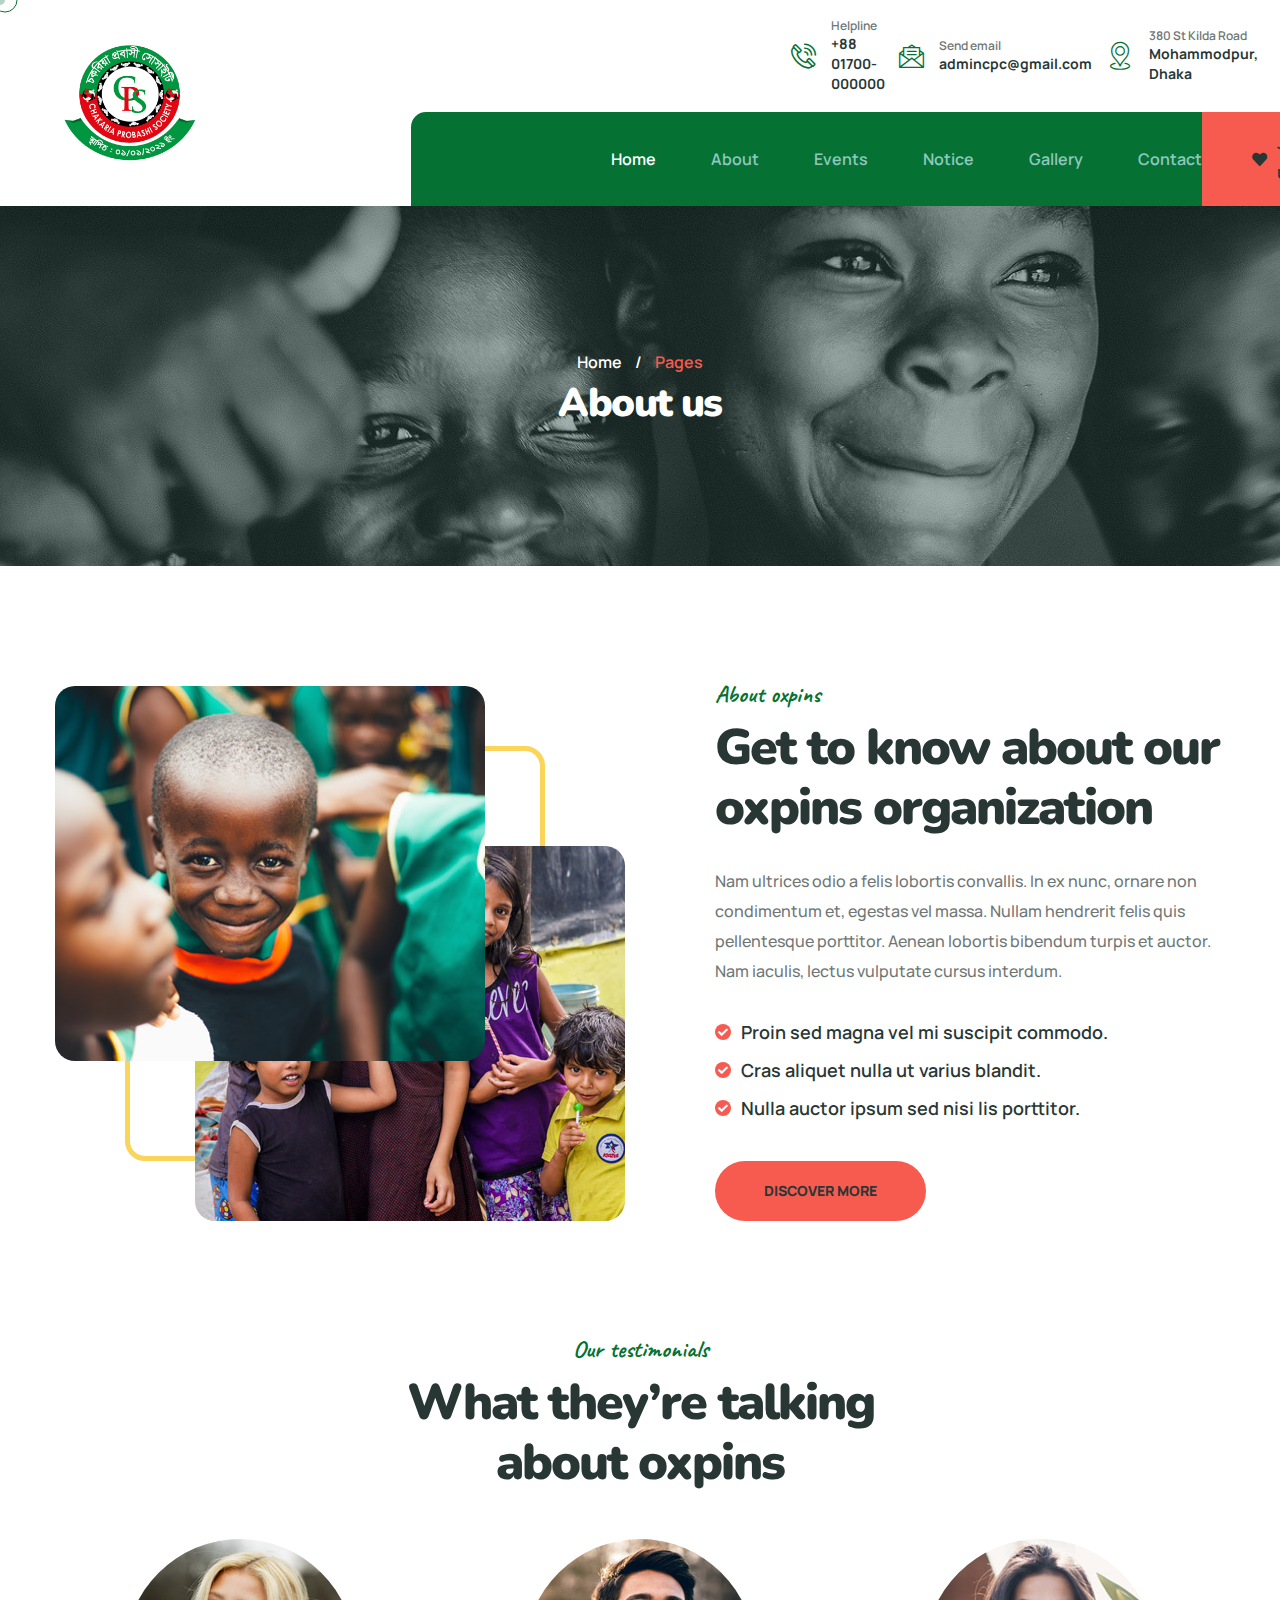
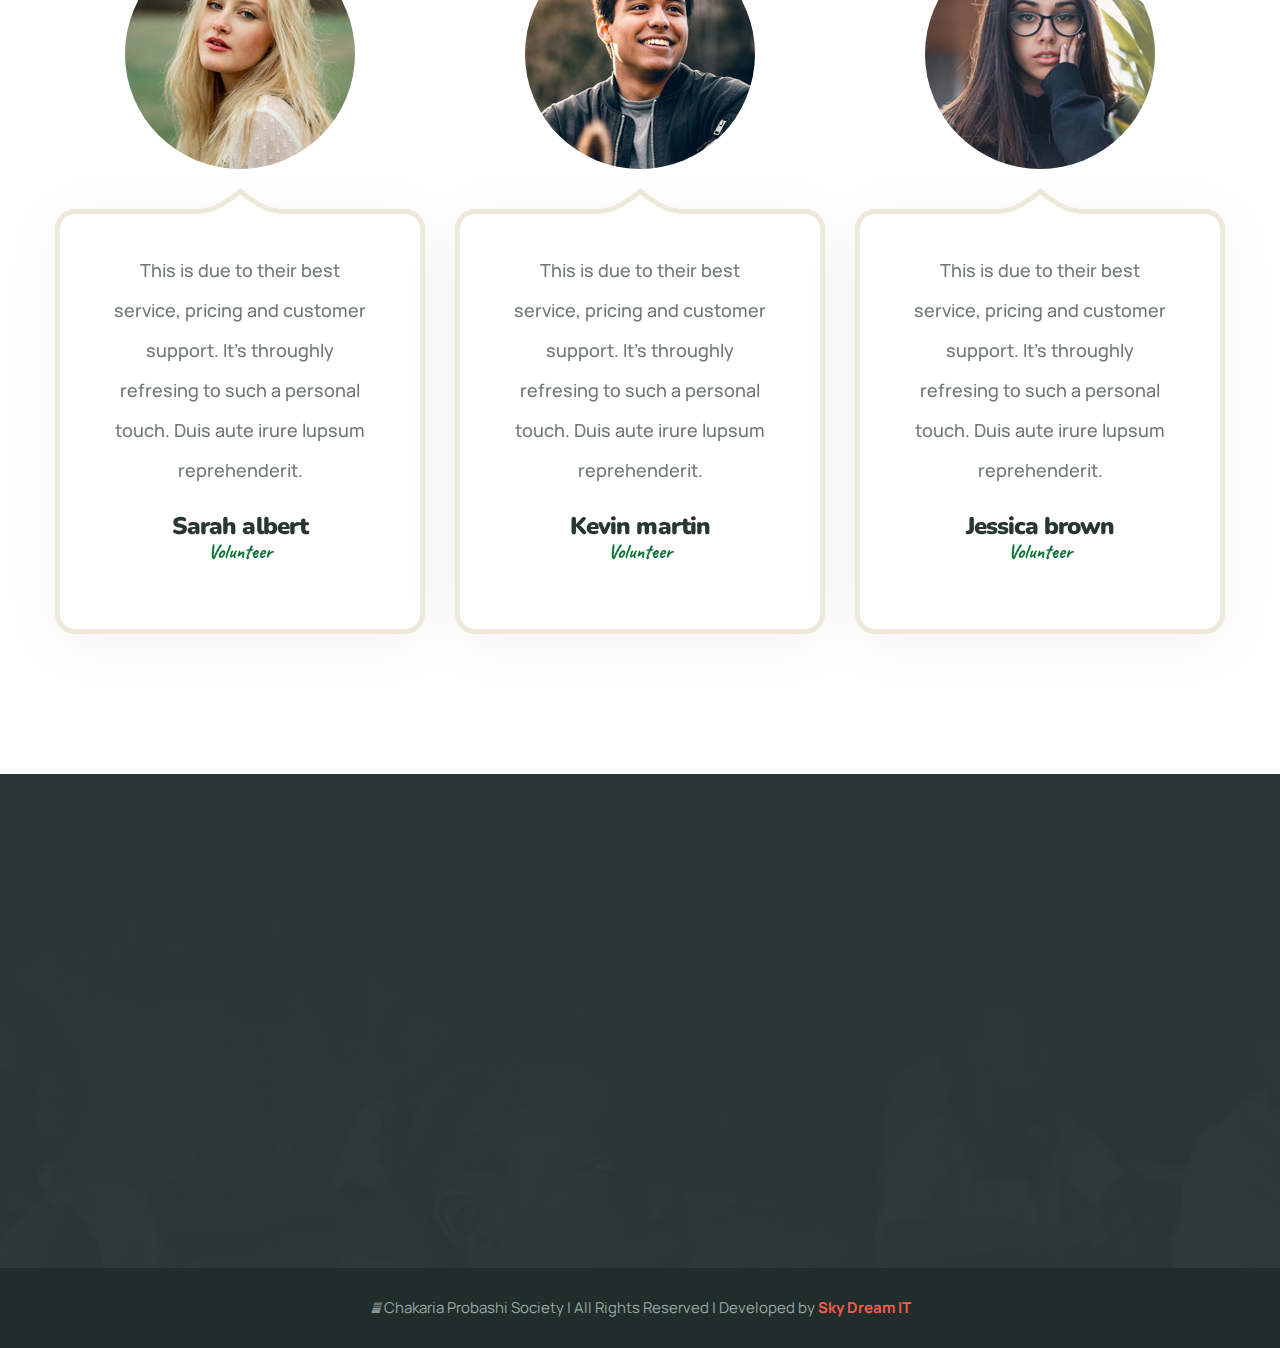
<file: about.html>
<!DOCTYPE html>
<html lang="en">

<head>
    <meta charset="UTF-8" />
    <meta name="viewport" content="width=device-width, initial-scale=1.0" />
    <title> About Us </title>
    <!-- favicons Icons -->
    <link rel="apple-touch-icon" sizes="180x180" href="assets/images/resources/logo.png" />
    <link rel="icon" type="image/png" sizes="32x32" href="assets/images/resources/logo.png">
    <link rel="icon" type="image/png" sizes="16x16" href="assets/images/resources/logo.png" />
    <link rel="manifest" href="assets/images/favicons/site.webmanifest" />
    <meta name="description" content="Oxpins HTML 5 Template " />

    <!-- fonts -->
    <link rel="preconnect" href="https://fonts.googleapis.com/">

    <link rel="preconnect" href="https://fonts.gstatic.com/" crossorigin>

    <link
        href="https://fonts.googleapis.com/css2?family=Nunito:ital,wght@0,200;0,300;0,400;0,500;0,600;0,700;0,800;0,900;1,200;1,300;1,400;1,500;1,600;1,700;1,800;1,900&amp;display=swap"
        rel="stylesheet">

    <link href="https://fonts.googleapis.com/css2?family=Manrope:wght@200;300;400;500;600;700;800&amp;display=swap"
        rel="stylesheet">

    <link href="https://fonts.googleapis.com/css2?family=Caveat:wght@400;500;600;700&amp;display=swap" rel="stylesheet">

    <link rel="stylesheet" href="https://cdnjs.cloudflare.com/ajax/libs/font-awesome/6.5.0/css/all.min.css"
        integrity="sha512-Avb2QiuDEEvB4bZJYdft2mNjVShBftLdPG8FJ0V7irTLQ8Uo0qcPxh4Plq7G5tGm0rU+1SPhVotteLpBERwTkw=="
        crossorigin="anonymous" referrerpolicy="no-referrer" />

    <link rel="stylesheet" href="assets/vendors/bootstrap/css/bootstrap.min.css" />
    <link rel="stylesheet" href="assets/vendors/animate/animate.min.css" />
    <link rel="stylesheet" href="assets/vendors/animate/custom-animate.css" />
    <link rel="stylesheet" href="assets/vendors/fontawesome/css/all.min.css" />
    <link rel="stylesheet" href="assets/vendors/jarallax/jarallax.css" />
    <link rel="stylesheet" href="assets/vendors/jquery-magnific-popup/jquery.magnific-popup.css" />
    <link rel="stylesheet" href="assets/vendors/nouislider/nouislider.min.css" />
    <link rel="stylesheet" href="assets/vendors/nouislider/nouislider.pips.css" />
    <link rel="stylesheet" href="assets/vendors/odometer/odometer.min.css" />
    <link rel="stylesheet" href="assets/vendors/swiper/swiper.min.css" />
    <link rel="stylesheet" href="assets/vendors/oxpins-icons/style.css">
    <link rel="stylesheet" href="assets/vendors/tiny-slider/tiny-slider.min.css" />
    <link rel="stylesheet" href="assets/vendors/reey-font/stylesheet.css" />
    <link rel="stylesheet" href="assets/vendors/owl-carousel/owl.carousel.min.css" />
    <link rel="stylesheet" href="assets/vendors/owl-carousel/owl.theme.default.min.css" />
    <link rel="stylesheet" href="assets/vendors/bxslider/jquery.bxslider.css" />
    <link rel="stylesheet" href="assets/vendors/bootstrap-select/css/bootstrap-select.min.css" />
    <link rel="stylesheet" href="assets/vendors/vegas/vegas.min.css" />
    <link rel="stylesheet" href="assets/vendors/jquery-ui/jquery-ui.css" />
    <link rel="stylesheet" href="assets/vendors/timepicker/timePicker.css" />

    <!-- template styles -->
    <link rel="stylesheet" href="assets/css/oxpins.css" />
    <link rel="stylesheet" href="assets/css/oxpins-responsive.css" />
</head>

<body class="custom-cursor">

    <div class="custom-cursor__cursor"></div>
    <div class="custom-cursor__cursor-two"></div>

    <div class="preloader">
        <div class="preloader__image"></div>
    </div>
    <!-- /.preloader -->


    <div class="page-wrapper">
        <header class="main-header">
            <nav class="main-menu">
                <div class="main-menu__wrapper">
                    <div class="main-menu__wrapper-inner">
                        <div class="main-menu__left">
                            <div class="main-menu__logo">
                                <a href="index.html"><img class="logo" src="assets/images/resources/logo.png"
                                        alt=""></a>
                            </div>
                        </div>
                        <div class="main-menu__right">
                            <div class="main-menu__right-top">
                                <div class="main-menu__right-top-right">
                                    <div class="main-menu__right-top-address">
                                        <ul class="list-unstyled main-menu__right-top-address-list">
                                            <li>
                                                <div class="icon">
                                                    <span class="icon-phone-call"></span>
                                                </div>
                                                <div class="content">
                                                    <p>Helpline</p>
                                                    <h5><a href="#">+88 01700-000000</a></h5>
                                                </div>
                                            </li>
                                            <li>
                                                <div class="icon">
                                                    <span class="icon-message"></span>
                                                </div>
                                                <div class="content">
                                                    <p>Send email</p>
                                                    <h5><a href="#">admincpc@gmail.com</a>
                                                    </h5>
                                                </div>
                                            </li>
                                            <li>
                                                <div class="icon">
                                                    <span class="icon-location"></span>
                                                </div>
                                                <div class="content">
                                                    <p>380 St Kilda Road</p>
                                                    <h5>Mohammodpur, Dhaka</h5>
                                                </div>
                                            </li>
                                        </ul>
                                    </div>
                                    <div class="main-menu__right-top-social">
                                        <a href="#"><i class="fa-brands fa-facebook"></i></a>
                                        <a href="#"><i class="fa-brands fa-whatsapp"></i></a>
                                    </div>
                                </div>
                            </div>
                            <div class="main-menu__right-bottom">
                                <div class="main-menu__main-menu-box">
                                    <a href="#" class="mobile-nav__toggler"><i class="fa fa-bars"></i></a>
                                    <ul class="main-menu__list">
                                        <li class=" current megamenu">
                                            <a href="index.html">Home </a>
                                        </li>
                                        <li>
                                            <a href="#">About</a>
                                        </li>
                                        <li>
                                            <a href="#">Events</a>
                                        </li>
                                        <li>
                                            <a href="#">Notice</a>
                                        </li>
                                        <li>
                                            <a href="#">Gallery</a>
                                        </li>
                                        <li>
                                            <a href="#">Contact</a>
                                        </li>

                                    </ul>
                                </div>
                                <div class="main-menu__main-menu-content-box">
                                    <div class="main-menu__search-cat-btn-box">
                                        <div class="main-menu__btn-box">
                                            <a href="donate-now.html" class="main-menu__btn fw-bolder"> <span
                                                    class="fa fa-heart"></span>Join Us</a>
                                        </div>
                                    </div>
                                </div>
                            </div>
                        </div>
                    </div>
                </div>
            </nav>
        </header>

        <div class="stricky-header stricked-menu main-menu">
            <div class="sticky-header__content"></div><!-- /.sticky-header__content -->
        </div><!-- /.stricky-header -->

        <!--Page Header Start-->
        <section class="page-header">
            <div class="page-header-bg" style="background-image: url(assets/images/backgrounds/page-header-bg.jpg)">
            </div>
            <div class="container">
                <div class="page-header__inner">
                    <ul class="thm-breadcrumb list-unstyled">
                        <li><a href="index.html">Home</a></li>
                        <li><span>/</span></li>
                        <li class="active">Pages</li>
                    </ul>
                    <h2>About us</h2>
                </div>
            </div>
        </section>
        <!--Page Header End-->

        <!--About Four Start-->
        <section class="about-four">
            <div class="container">
                <div class="row">
                    <div class="col-xl-6">
                        <div class="about-four__left">
                            <div class="about-four__img-box">
                                <div class="about-four__img">
                                    <img src="assets/images/resources/about-four-img-1.jpg" alt="">
                                </div>
                                <div class="about-four__img-two">
                                    <img src="assets/images/resources/about-four-img-2.jpg" alt="">
                                </div>
                                <div class="about-four__border"></div>
                            </div>
                        </div>
                    </div>
                    <div class="col-xl-6">
                        <div class="about-four__right">
                            <div class="section-title text-left">
                                <span class="section-title__tagline">About oxpins</span>
                                <h2 class="section-title__title">Get to know about our
                                    oxpins organization</h2>
                            </div>
                            <p class="about-four__text">Nam ultrices odio a felis lobortis convallis. In ex nunc, ornare
                                non condimentum et, egestas vel massa. Nullam hendrerit felis quis pellentesque
                                porttitor. Aenean lobortis bibendum turpis et auctor. Nam iaculis, lectus vulputate
                                cursus interdum.</p>
                            <ul class="list-unstyled about-four__points">
                                <li>
                                    <div class="icon">
                                        <i class="fa fa-check"></i>
                                    </div>
                                    <div class="text">
                                        <p>Proin sed magna vel mi suscipit commodo.</p>
                                    </div>
                                </li>
                                <li>
                                    <div class="icon">
                                        <i class="fa fa-check"></i>
                                    </div>
                                    <div class="text">
                                        <p>Cras aliquet nulla ut varius blandit.</p>
                                    </div>
                                </li>
                                <li>
                                    <div class="icon">
                                        <i class="fa fa-check"></i>
                                    </div>
                                    <div class="text">
                                        <p>Nulla auctor ipsum sed nisi lis porttitor.</p>
                                    </div>
                                </li>
                            </ul>
                            <div class="about-four__btn-box">
                                <a href="about.html" class="thm-btn about-four__btn">Discover More</a>
                            </div>
                        </div>
                    </div>
                </div>
            </div>
        </section>
        <!--About Four End-->

        <!--Testimonial Two Start-->
        <section class="testimonial-two">
            <div class="container">
                <div class="section-title text-center">
                    <span class="section-title__tagline">Our testimonials</span>
                    <h2 class="section-title__title">What they’re talking <br> about oxpins</h2>
                </div>
                <div class="testimonial-two__carousel owl-carousel owl-theme thm-owl__carousel" data-owl-options='{
                    "loop": true,
                    "autoplay": true,
                    "margin": 30,
                    "nav": false,
                    "dots": false,
                    "smartSpeed": 500,
                    "autoplayTimeout": 10000,
                    "navText": ["<span class=\"icon-left-arrow\"></span>","<span class=\"icon-right-arrow\"></span>"],
                    "responsive": {
                        "0": {
                            "items": 1
                        },
                        "768": {
                            "items": 1
                        },
                        "992": {
                            "items": 2
                        },
                        "1200": {
                            "items": 3
                        }
                    }
                }'>
                    <div class="item">
                        <!--Testimonial Two Single Start-->
                        <div class="testimonial-two__single">
                            <div class="testimonial-two__img">
                                <img src="assets/images/testimonial/testimonial-2-1.jpg" alt="">
                            </div>
                            <div class="testimonial-two__content">
                                <div class="testimonial-two__shape-1"
                                    style="background-image: url(assets/images/shapes/testimonial-two-shape-1.png);">
                                </div>
                                <p class="testimonial-two__text">This is due to their best service, pricing and customer
                                    support. It’s throughly refresing to such a personal touch. Duis aute irure lupsum
                                    reprehenderit.</p>
                                <div class="testimonial-two__client-info">
                                    <h4 class="testimonial-two__client-name">Sarah albert</h4>
                                    <p class="testimonial-two__client-sub-title">Volunteer</p>
                                </div>
                            </div>
                        </div>
                        <!--Testimonial Two Single End-->
                    </div>
                    <div class="item">
                        <!--Testimonial Two Single Start-->
                        <div class="testimonial-two__single">
                            <div class="testimonial-two__img">
                                <img src="assets/images/testimonial/testimonial-2-2.jpg" alt="">
                            </div>
                            <div class="testimonial-two__content">
                                <div class="testimonial-two__shape-1"
                                    style="background-image: url(assets/images/shapes/testimonial-two-shape-1.png);">
                                </div>
                                <p class="testimonial-two__text">This is due to their best service, pricing and customer
                                    support. It’s throughly refresing to such a personal touch. Duis aute irure lupsum
                                    reprehenderit.</p>
                                <div class="testimonial-two__client-info">
                                    <h4 class="testimonial-two__client-name">Kevin martin</h4>
                                    <p class="testimonial-two__client-sub-title">Volunteer</p>
                                </div>
                            </div>
                        </div>
                        <!--Testimonial Two Single End-->
                    </div>
                    <div class="item">
                        <!--Testimonial Two Single Start-->
                        <div class="testimonial-two__single">
                            <div class="testimonial-two__img">
                                <img src="assets/images/testimonial/testimonial-2-3.jpg" alt="">
                            </div>
                            <div class="testimonial-two__content">
                                <div class="testimonial-two__shape-1"
                                    style="background-image: url(assets/images/shapes/testimonial-two-shape-1.png);">
                                </div>
                                <p class="testimonial-two__text">This is due to their best service, pricing and customer
                                    support. It’s throughly refresing to such a personal touch. Duis aute irure lupsum
                                    reprehenderit.</p>
                                <div class="testimonial-two__client-info">
                                    <h4 class="testimonial-two__client-name">Jessica brown</h4>
                                    <p class="testimonial-two__client-sub-title">Volunteer</p>
                                </div>
                            </div>
                        </div>
                        <!--Testimonial Two Single End-->
                    </div>
                </div>
            </div>
        </section>
        <!--Testimonial Two End-->

        <!--FAQ One Start-->
        <section class="faq-one faq-two d-none">
            <div class="faq-one-shape-1" style="background-image: url(assets/images/shapes/faq-one-shape-1.png);"></div>
            <div class="faq-one-bg" style="background-image: url(assets/images/backgrounds/faq-one-bg.png);"></div>
            <div class="container">
                <div class="row">
                    <div class="col-xl-6 col-lg-6">
                        <div class="faq-one__left">
                            <div class="section-title text-left">
                                <span class="section-title__tagline">Recently asked questions</span>
                                <h2 class="section-title__title">People are frequently asking some questions from us
                                </h2>
                            </div>
                            <p class="faq-one__text-1">Proactively procrastinate cross-platform results via extensive
                                ideas distinctively underwhelm enterprise. Compellingly plagiarize value-added sources
                                with inexpensive schemas.</p>
                            <a href="faq.html" class="thm-btn faq-one__btn">Learn how to get help</a>
                        </div>
                    </div>
                    <div class="col-xl-6 col-lg-6">
                        <div class="faq-one__right">
                            <div class="accrodion-grp" data-grp-name="faq-one-accrodion">
                                <div class="accrodion active">
                                    <div class="accrodion-title">
                                        <h4>Nulla eu purus scelerisque, dignissim diam.</h4>
                                    </div>
                                    <div class="accrodion-content">
                                        <div class="inner">
                                            <p>Lorem ipsum dolor sit amet, consectetur adipisicing elit, sed do eiusmod
                                                tempor incididunt ut labore et dolore magna aliqua.</p>
                                        </div><!-- /.inner -->
                                    </div>
                                </div>
                                <div class="accrodion">
                                    <div class="accrodion-title">
                                        <h4>Quisque non diam porta, ullamcorper dolor sit amet.</h4>
                                    </div>
                                    <div class="accrodion-content">
                                        <div class="inner">
                                            <p>Lorem ipsum dolor sit amet, consectetur adipisicing elit, sed do eiusmod
                                                tempor incididunt ut labore et dolore magna aliqua.</p>
                                        </div><!-- /.inner -->
                                    </div>
                                </div>
                                <div class="accrodion">
                                    <div class="accrodion-title">
                                        <h4>How can I make a change to my application?</h4>
                                    </div>
                                    <div class="accrodion-content">
                                        <div class="inner">
                                            <p>Lorem ipsum dolor sit amet, consectetur adipisicing elit, sed do eiusmod
                                                tempor incididunt ut labore et dolore magna aliqua.</p>
                                        </div><!-- /.inner -->
                                    </div>
                                </div>
                                <div class="accrodion last-chiled">
                                    <div class="accrodion-title">
                                        <h4>Sed mattis neque sed commodo efficitur.</h4>
                                    </div>
                                    <div class="accrodion-content">
                                        <div class="inner">
                                            <p>Lorem ipsum dolor sit amet, consectetur adipisicing elit, sed do eiusmod
                                                tempor incididunt ut labore et dolore magna aliqua.</p>
                                        </div><!-- /.inner -->
                                    </div>
                                </div>
                            </div>
                        </div>
                    </div>
                </div>
            </div>
        </section>
        <!--FAQ One End-->




        <!--Site Footer Start-->
        <footer class="site-footer">
            <div class="site-footer-bg" style="background-image: url(assets/images/backgrounds/site-footer-bg.jpg);">
            </div>
            <div class="site-footer__top">
                <div class="container">
                    <div class="row">
                        <div class="col-xl-4 col-lg-6 col-md-6 wow fadeInUp" data-wow-delay="100ms">
                            <div class="footer-widget__column footer-widget__about">
                                <div class="footer-widget__about-logo">
                                    <a href="index.html"><img class="logo" src="assets/images/resources/logo.png"
                                            alt=""></a>
                                </div>
                                <div class="footer-widget__about-text-box">
                                    <p class="footer-widget__about-text">Nulla ultricies justo sit amet ante efficitur,
                                        eget pharetra augue efficitur. Vestibulum viverra, dolor sit amet ultricies.</p>
                                </div>

                            </div>
                        </div>
                        <div class="col-xl-2 col-lg-6 col-md-6 wow fadeInUp" data-wow-delay="200ms">
                            <div class="footer-widget__column footer-widget__links clearfix">
                                <h3 class="footer-widget__title">Links</h3>
                                <ul class="footer-widget__links-list list-unstyled clearfix">
                                    <li><a href="#">About us</a></li>
                                    <li><a href="#">Contact</a></li>
                                    <li><a href="#">Notice</a></li>
                                    <li><a href="#">Events</a></li>
                                </ul>
                            </div>
                        </div>
                        <div class="col-xl-2 col-lg-6 col-md-6 wow fadeInUp" data-wow-delay="300ms">
                            <div class="footer-widget__column footer-widget__non-profit clearfix">
                                <h3 class="footer-widget__title">Resources</h3>
                                <ul class="footer-widget__non-profit-list list-unstyled clearfix">
                                    <li><a href="donation-details.html">Member Registration</a></li>
                                    <li><a href="donation-details.html">Member LogIn</a></li>
                                </ul>
                            </div>
                        </div>
                        <div class="col-xl-4 col-lg-6 col-md-6 wow fadeInUp" data-wow-delay="400ms">
                            <div class="footer-widget__column footer-widget__contact">
                                <h3 class="footer-widget__title">Contact</h3>
                                <p class="footer-widget__contact-text">380 Street Kilda Broklyn Road <br> Mohammodpur,
                                    Dhaka-1207
                                </p>
                                <ul class="list-unstyled footer-widget__contact-list">
                                    <li>
                                        <div class="icon">
                                            <i class="fa fa-envelope"></i>
                                        </div>
                                        <div class="text">
                                            <p><a href="#">admincpc@gmail.com</a></p>
                                        </div>
                                    </li>
                                    <li>
                                        <div class="icon">
                                            <i class="fas fa-phone-alt"></i>
                                        </div>
                                        <div class="text">
                                            <p><a href="#">+88 01700-000000</a></p>
                                        </div>
                                    </li>
                                </ul>
                                <div class="site-footer__social">
                                    <a href="#"><i class="fa-brands fa-facebook"></i></a>
                                    <a href="#"><i class="fa-brands fa-whatsapp"></i></a>
                                </div>
                            </div>
                        </div>
                    </div>
                </div>
            </div>
            <div class="site-footer__bottom">
                <div class="container">
                    <div class="row">
                        <div class="col-xl-12">
                            <div class="site-footer__bottom-inner">
                                <p class="site-footer__bottom-text"><i class="fa-regular fa-copyright"></i> Chakaria
                                    Probashi Society | All Rights Reserved | Developed by <a class="fw-bolder"
                                        style="color: #f75b50;" href="https://skydreamit.com/">Sky Dream IT</a>
                                </p>
                            </div>
                        </div>
                    </div>
                </div>
            </div>
        </footer>
        <!--Site Footer End-->


    </div><!-- /.page-wrapper -->


    <div class="mobile-nav__wrapper">
        <div class="mobile-nav__overlay mobile-nav__toggler"></div>
        <!-- /.mobile-nav__overlay -->
        <div class="mobile-nav__content">
            <span class="mobile-nav__close mobile-nav__toggler"><i class="fa fa-times"></i></span>

            <div class="logo-box">
                <a href="index.html" aria-label="logo"><img class="logo-mobile" src="assets/images/resources/logo.png"
                        width="143" alt="" /></a>
            </div>
            <!-- /.logo-box -->
            <div class="mobile-nav__container"></div>
            <!-- /.mobile-nav__container -->

            <ul class="mobile-nav__contact list-unstyled">
                <li>
                    <i class="fa fa-envelope"></i>
                    <a href="#">admincps@gmail.com</a>
                </li>
                <li>
                    <i class="fa fa-phone-alt"></i>
                    <a href="#">+88 01700-000000</a>
                </li>
            </ul><!-- /.mobile-nav__contact -->
            <div class="mobile-nav__top">
                <div class="mobile-nav__social">
                    <a href="#"><i class="fa-brands fa-facebook"></i></a>
                    <a href="#"><i class="fa-brands fa-whatsapp"></i></a>
                </div><!-- /.mobile-nav__social -->
            </div><!-- /.mobile-nav__top -->



        </div>
        <!-- /.mobile-nav__content -->
    </div>
    <!-- /.mobile-nav__wrapper -->

    <div class="search-popup">
        <div class="search-popup__overlay search-toggler"></div>
        <!-- /.search-popup__overlay -->
        <div class="search-popup__content">
            <form action="#">
                <label for="search" class="sr-only">search here</label><!-- /.sr-only -->
                <input type="text" id="search" placeholder="Search Here..." />
                <button type="submit" aria-label="search submit" class="thm-btn">
                    <i class="icon-magnifying-glass"></i>
                </button>
            </form>
        </div>
        <!-- /.search-popup__content -->
    </div>
    <!-- /.search-popup -->

    <a href="#" data-target="html" class="scroll-to-target scroll-to-top"><i class="icon-up-arrow"></i></a>


    <script src="assets/vendors/jquery/jquery-3.6.0.min.js"></script>
    <script src="assets/vendors/bootstrap/js/bootstrap.bundle.min.js"></script>
    <script src="assets/vendors/jarallax/jarallax.min.js"></script>
    <script src="assets/vendors/jquery-ajaxchimp/jquery.ajaxchimp.min.js"></script>
    <script src="assets/vendors/jquery-appear/jquery.appear.min.js"></script>
    <script src="assets/vendors/jquery-circle-progress/jquery.circle-progress.min.js"></script>
    <script src="assets/vendors/jquery-magnific-popup/jquery.magnific-popup.min.js"></script>
    <script src="assets/vendors/jquery-validate/jquery.validate.min.js"></script>
    <script src="assets/vendors/nouislider/nouislider.min.js"></script>
    <script src="assets/vendors/odometer/odometer.min.js"></script>
    <script src="assets/vendors/swiper/swiper.min.js"></script>
    <script src="assets/vendors/tiny-slider/tiny-slider.min.js"></script>
    <script src="assets/vendors/wnumb/wNumb.min.js"></script>
    <script src="assets/vendors/wow/wow.js"></script>
    <script src="assets/vendors/isotope/isotope.js"></script>
    <script src="assets/vendors/countdown/countdown.min.js"></script>
    <script src="assets/vendors/owl-carousel/owl.carousel.min.js"></script>
    <script src="assets/vendors/bxslider/jquery.bxslider.min.js"></script>
    <script src="assets/vendors/bootstrap-select/js/bootstrap-select.min.js"></script>
    <script src="assets/vendors/vegas/vegas.min.js"></script>
    <script src="assets/vendors/jquery-ui/jquery-ui.js"></script>
    <script src="assets/vendors/timepicker/timePicker.js"></script>
    <script src="assets/vendors/circleType/jquery.circleType.js"></script>
    <script src="assets/vendors/circleType/jquery.lettering.min.js"></script>




    <!-- template js -->
    <script src="assets/js/oxpins.js"></script>
</body>


<!-- Mirrored from layerdrops.com/oxpinshtml/main-html/index.html by HTTrack Website Copier/3.x [XR&CO'2014], Thu, 30 Nov 2023 17:37:37 GMT -->

</html>
</file>
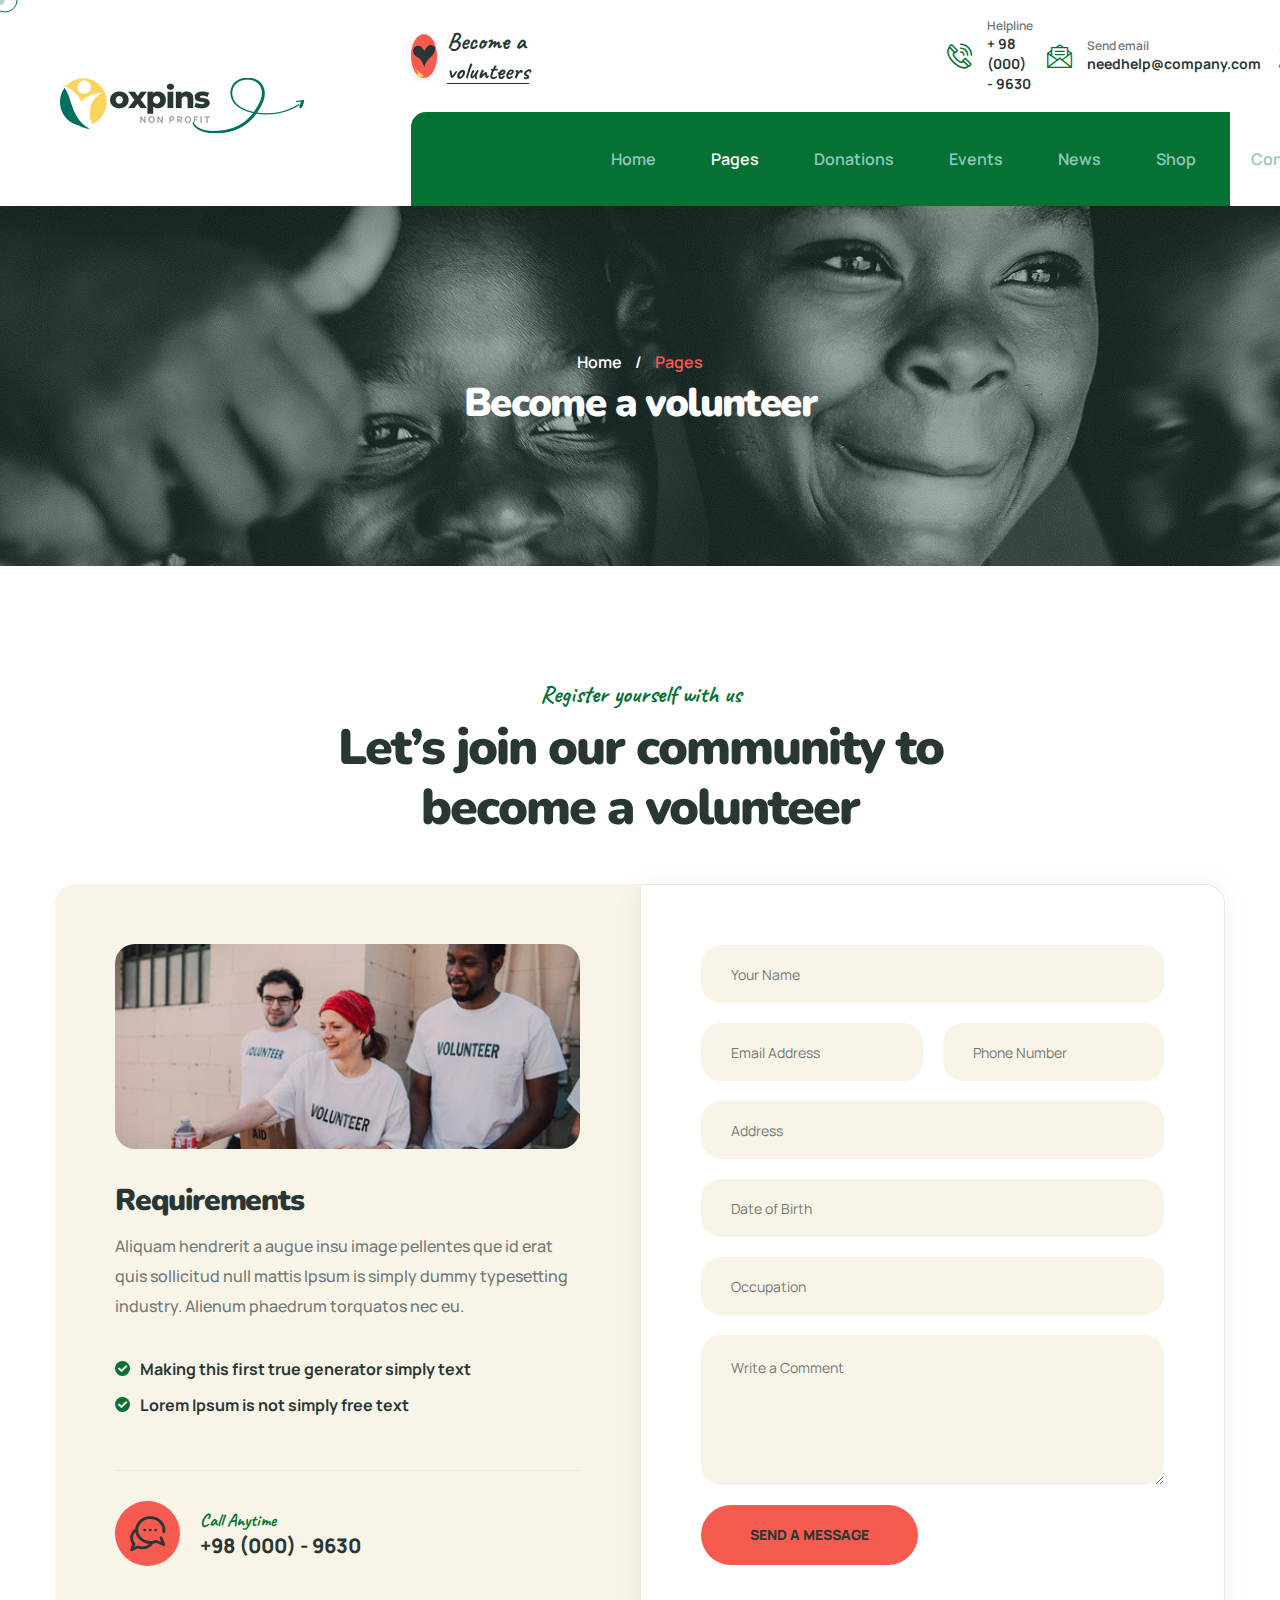
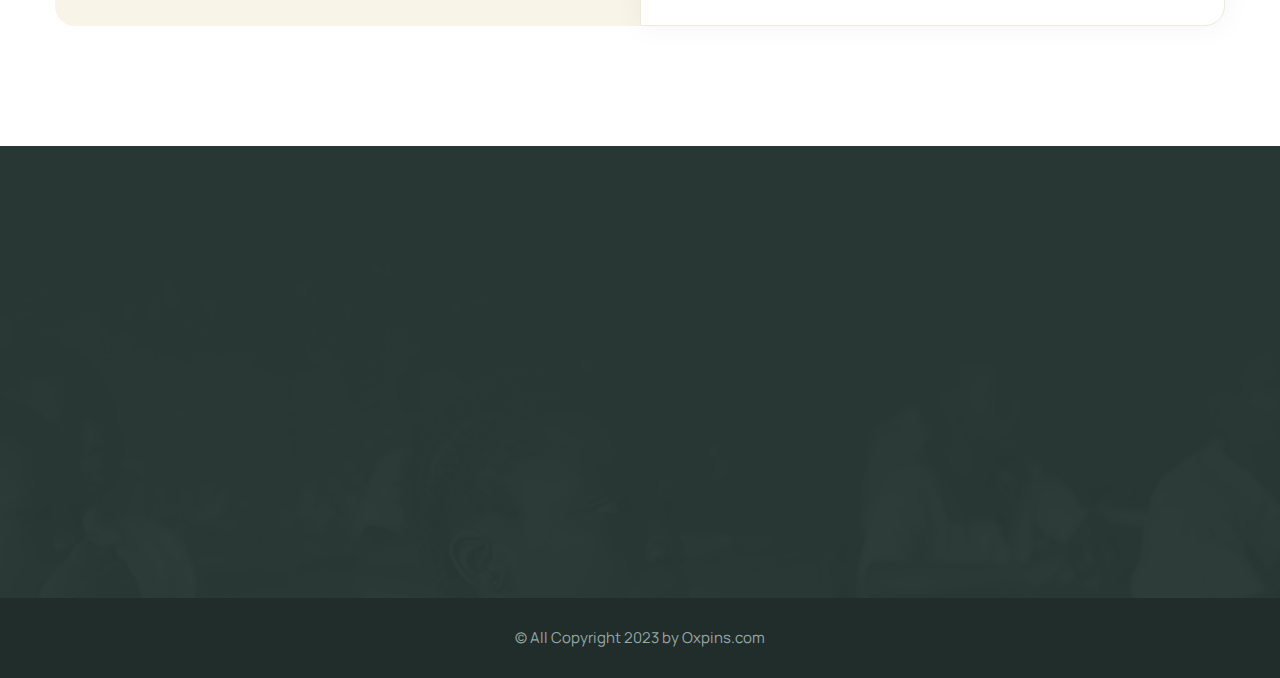
<file: become-volunteer.html>
<!DOCTYPE html>
<html lang="en">


<!-- Mirrored from layerdrops.com/oxpinshtml/main-html/become-volunteer.html by HTTrack Website Copier/3.x [XR&CO'2014], Thu, 30 Nov 2023 17:37:37 GMT -->
<head>
    <meta charset="UTF-8" />
    <meta name="viewport" content="width=device-width, initial-scale=1.0" />
    <title> Become Volunteer || Oxpins || Oxpins HTML 5 Template </title>
    <!-- favicons Icons -->
    <link rel="apple-touch-icon" sizes="180x180" href="assets/images/favicons/apple-touch-icon.png" />
    <link rel="icon" type="image/png" sizes="32x32" href="assets/images/favicons/favicon-32x32.png" />
    <link rel="icon" type="image/png" sizes="16x16" href="assets/images/favicons/favicon-16x16.png" />
    <link rel="manifest" href="assets/images/favicons/site.webmanifest" />
    <meta name="description" content="Oxpins HTML 5 Template " />

    <!-- fonts -->
    <link rel="preconnect" href="https://fonts.googleapis.com/">

    <link rel="preconnect" href="https://fonts.gstatic.com/" crossorigin>

    <link
        href="https://fonts.googleapis.com/css2?family=Nunito:ital,wght@0,200;0,300;0,400;0,500;0,600;0,700;0,800;0,900;1,200;1,300;1,400;1,500;1,600;1,700;1,800;1,900&amp;display=swap"
        rel="stylesheet">

    <link href="https://fonts.googleapis.com/css2?family=Manrope:wght@200;300;400;500;600;700;800&amp;display=swap"
        rel="stylesheet">

    <link href="https://fonts.googleapis.com/css2?family=Caveat:wght@400;500;600;700&amp;display=swap" rel="stylesheet">


    <link rel="stylesheet" href="assets/vendors/bootstrap/css/bootstrap.min.css" />
    <link rel="stylesheet" href="assets/vendors/animate/animate.min.css" />
    <link rel="stylesheet" href="assets/vendors/animate/custom-animate.css" />
    <link rel="stylesheet" href="assets/vendors/fontawesome/css/all.min.css" />
    <link rel="stylesheet" href="assets/vendors/jarallax/jarallax.css" />
    <link rel="stylesheet" href="assets/vendors/jquery-magnific-popup/jquery.magnific-popup.css" />
    <link rel="stylesheet" href="assets/vendors/nouislider/nouislider.min.css" />
    <link rel="stylesheet" href="assets/vendors/nouislider/nouislider.pips.css" />
    <link rel="stylesheet" href="assets/vendors/odometer/odometer.min.css" />
    <link rel="stylesheet" href="assets/vendors/swiper/swiper.min.css" />
    <link rel="stylesheet" href="assets/vendors/oxpins-icons/style.css">
    <link rel="stylesheet" href="assets/vendors/tiny-slider/tiny-slider.min.css" />
    <link rel="stylesheet" href="assets/vendors/reey-font/stylesheet.css" />
    <link rel="stylesheet" href="assets/vendors/owl-carousel/owl.carousel.min.css" />
    <link rel="stylesheet" href="assets/vendors/owl-carousel/owl.theme.default.min.css" />
    <link rel="stylesheet" href="assets/vendors/bxslider/jquery.bxslider.css" />
    <link rel="stylesheet" href="assets/vendors/bootstrap-select/css/bootstrap-select.min.css" />
    <link rel="stylesheet" href="assets/vendors/vegas/vegas.min.css" />
    <link rel="stylesheet" href="assets/vendors/jquery-ui/jquery-ui.css" />
    <link rel="stylesheet" href="assets/vendors/timepicker/timePicker.css" />

    <!-- template styles -->
    <link rel="stylesheet" href="assets/css/oxpins.css" />
    <link rel="stylesheet" href="assets/css/oxpins-responsive.css" />
</head>

<body class="custom-cursor">

    <div class="custom-cursor__cursor"></div>
    <div class="custom-cursor__cursor-two"></div>





    <div class="preloader">
        <div class="preloader__image"></div>
    </div>
    <!-- /.preloader -->


    <div class="page-wrapper">
        <header class="main-header">
            <nav class="main-menu">
                <div class="main-menu__wrapper">
                    <div class="main-menu__wrapper-inner">
                        <div class="main-menu__left">
                            <div class="main-menu__logo">
                                <a href="index.html"><img src="assets/images/resources/logo-1.png" alt=""></a>
                            </div>
                            <div class="main-menu__shape-1 float-bob-x">
                                <img src="assets/images/shapes/main-menu-shape-1.png" alt="">
                            </div>
                        </div>
                        <div class="main-menu__right">
                            <div class="main-menu__right-top">
                                <div class="main-menu__right-top-left">
                                    <div class="main-menu__volunteers">
                                        <div class="main-menu__volunteers-icon">
                                            <img src="assets/images/icon/main-menu-heart-icon.png" alt="">
                                        </div>
                                        <div class="main-menu__volunteers-text-box">
                                            <p class="main-menu__volunteers-text"><a href="become-volunteer.html">Become
                                                    a
                                                    <span>volunteers</span></a></p>
                                        </div>
                                    </div>
                                </div>
                                <div class="main-menu__right-top-right">
                                    <div class="main-menu__right-top-address">
                                        <ul class="list-unstyled main-menu__right-top-address-list">
                                            <li>
                                                <div class="icon">
                                                    <span class="icon-phone-call"></span>
                                                </div>
                                                <div class="content">
                                                    <p>Helpline</p>
                                                    <h5><a href="tel:980009630">+ 98 (000) - 9630</a></h5>
                                                </div>
                                            </li>
                                            <li>
                                                <div class="icon">
                                                    <span class="icon-message"></span>
                                                </div>
                                                <div class="content">
                                                    <p>Send email</p>
                                                    <h5><a href="mailto:needhelp@company.com">needhelp@company.com</a>
                                                    </h5>
                                                </div>
                                            </li>
                                            <li>
                                                <div class="icon">
                                                    <span class="icon-location"></span>
                                                </div>
                                                <div class="content">
                                                    <p>380 St Kilda Road</p>
                                                    <h5>Melbourne, Australia</h5>
                                                </div>
                                            </li>
                                        </ul>
                                    </div>
                                    <div class="main-menu__right-top-social">
                                        <a href="#"><i class="fab fa-twitter"></i></a>
                                        <a href="#"><i class="fab fa-facebook"></i></a>
                                        <a href="#"><i class="fab fa-pinterest-p"></i></a>
                                        <a href="#"><i class="fab fa-instagram"></i></a>
                                    </div>
                                </div>
                            </div>
                            <div class="main-menu__right-bottom">
                                <div class="main-menu__main-menu-box">
                                    <a href="#" class="mobile-nav__toggler"><i class="fa fa-bars"></i></a>
                                    <ul class="main-menu__list">
                                        <li class="dropdown megamenu">
                                            <a href="index.html">Home </a>
                                            <ul>
                                                <li>
                                                    <section class="home-showcase megamenu-left">
                                                        <div class="container">
                                                            <div class="home-showcase__inner">
                                                                <div class="row">
                                                                    <div class="col-lg-3">
                                                                        <div class="home-showcase__item">
                                                                            <div class="home-showcase__image">
                                                                                <img src="assets/images/home-showcase/home-showcase-1-1.jpg"
                                                                                    alt="">
                                                                                <div class="home-showcase__buttons">
                                                                                    <a href="index.html"
                                                                                        class="thm-btn home-showcase__buttons__item">Multi
                                                                                        Page</a>
                                                                                    <a href="index-one-page.html"
                                                                                        class="thm-btn home-showcase__buttons__item">One
                                                                                        Page</a>
                                                                                </div><!-- /.home-showcase__buttons -->
                                                                            </div><!-- /.home-showcase__image -->
                                                                            <h3 class="home-showcase__title">Home page
                                                                                01</h3><!-- /.home-showcase__title -->
                                                                        </div><!-- /.home-showcase__item -->
                                                                    </div><!-- /.col-lg-3 -->
                                                                    <div class="col-lg-3">
                                                                        <div class="home-showcase__item">
                                                                            <div class="home-showcase__image">
                                                                                <img src="assets/images/home-showcase/home-showcase-1-2.jpg"
                                                                                    alt="">
                                                                                <div class="home-showcase__buttons">
                                                                                    <a href="index2.html"
                                                                                        class="thm-btn home-showcase__buttons__item">Multi
                                                                                        Page</a>
                                                                                    <a href="index2-one-page.html"
                                                                                        class="thm-btn home-showcase__buttons__item">One
                                                                                        Page</a>
                                                                                </div><!-- /.home-showcase__buttons -->
                                                                            </div><!-- /.home-showcase__image -->
                                                                            <h3 class="home-showcase__title">Home page
                                                                                02
                                                                            </h3><!-- /.home-showcase__title -->
                                                                        </div><!-- /.home-showcase__item -->
                                                                    </div><!-- /.col-lg-3 -->
                                                                    <div class="col-lg-3">
                                                                        <div class="home-showcase__item">
                                                                            <div class="home-showcase__image">
                                                                                <img src="assets/images/home-showcase/home-showcase-1-3.jpg"
                                                                                    alt="">
                                                                                <div class="home-showcase__buttons">
                                                                                    <a href="index3.html"
                                                                                        class="thm-btn home-showcase__buttons__item">Multi
                                                                                        Page</a>
                                                                                    <a href="index3-one-page.html"
                                                                                        class="thm-btn home-showcase__buttons__item">One
                                                                                        Page</a>
                                                                                </div><!-- /.home-showcase__buttons -->
                                                                            </div><!-- /.home-showcase__image -->
                                                                            <h3 class="home-showcase__title">Home page
                                                                                03
                                                                            </h3><!-- /.home-showcase__title -->
                                                                        </div><!-- /.home-showcase__item -->
                                                                    </div><!-- /.col-lg-3 -->
                                                                    <div class="col-lg-3">
                                                                        <div class="home-showcase__item">
                                                                            <div class="home-showcase__image">
                                                                                <img src="assets/images/home-showcase/home-showcase-1-4.jpg"
                                                                                    alt="">
                                                                                <div class="home-showcase__buttons">
                                                                                    <a href="index-dark.html"
                                                                                        class="thm-btn home-showcase__buttons__item">View
                                                                                        Page</a>
                                                                                </div><!-- /.home-showcase__buttons -->
                                                                            </div><!-- /.home-showcase__image -->
                                                                            <h3 class="home-showcase__title">Home page
                                                                                04
                                                                            </h3><!-- /.home-showcase__title -->
                                                                        </div><!-- /.home-showcase__item -->
                                                                    </div><!-- /.col-lg-3 -->
                                                                </div><!-- /.row -->
                                                            </div><!-- /.home-showcase__inner -->

                                                        </div><!-- /.container -->
                                                    </section>
                                                </li>
                                            </ul>
                                        </li>
                                        <li class="dropdown">
                                            <a href="#">Pages</a>
                                            <ul>
                                                <li><a href="about.html">About</a></li>
                                                <li><a href="volunteer.html">Volunteer</a></li>
                                                <li><a href="become-volunteer.html">Become volunteer</a></li>
                                                <li><a href="volunteer-carousel.html">Volunteer carousel</a></li>
                                                <li><a href="gallery.html">Gallery</a></li>
                                                <li><a href="gallery-carousel.html">Gallery carousel</a></li>
                                                <li><a href="faq.html">FAQs</a></li>
                                                <li><a href="404.html">404 Error</a></li>
                                            </ul>
                                        </li>
                                        <li class="dropdown">
                                            <a href="#">Donations</a>
                                            <ul>
                                                <li><a href="donation.html">Donation</a></li>
                                                <li><a href="donations-list.html">Donation list</a></li>
                                                <li><a href="donation-carousel.html">Donation carousel</a></li>
                                                <li><a href="donation-details.html">Donation details</a></li>
                                                <li><a href="donate-now.html">Donate Now</a></li>
                                            </ul>
                                        </li>
                                        <li class="dropdown">
                                            <a href="#">Events</a>
                                            <ul>
                                                <li><a href="events.html">Events</a></li>
                                                <li><a href="events-carousel.html">Events carousel</a></li>
                                                <li><a href="event-details.html">Event details</a></li>
                                            </ul>
                                        </li>
                                        <li class="dropdown">
                                            <a href="#">News</a>
                                            <ul>
                                                <li><a href="news.html">News</a></li>
                                                <li><a href="news-carousel.html">News carousel</a></li>
                                                <li><a href="news-sidebar.html">News right sidebar</a></li>
                                                <li><a href="news-sidebar-left.html">News left sidebar</a></li>
                                                <li><a href="news-details.html">News details</a></li>
                                            </ul>
                                        </li>
                                        <li class="dropdown">
                                            <a href="products.html">Shop</a>
                                            <ul>
                                                <li><a href="products.html">Shop</a></li>
                                                <li><a href="product-details.html">Product details</a></li>
                                                <li><a href="cart.html">Cart</a></li>
                                                <li><a href="checkout.html">Checkout</a></li>
                                            </ul>
                                        </li>
                                        <li>
                                            <a href="contact.html">Contact</a>
                                        </li>
                                    </ul>
                                </div>
                                <div class="main-menu__main-menu-content-box">
                                    <div class="main-menu__search-cat-btn-box">
                                        <div class="main-menu__search-box">
                                            <a href="#"
                                                class="main-menu__search search-toggler icon-magnifying-glass"></a>
                                        </div>
                                        <div class="main-menu__cat-box">
                                            <a href="cart.html" class="main-menu__cart icon-shopping-cart"></a>
                                        </div>
                                        <div class="main-menu__btn-box">
                                            <a href="donate-now.html" class="main-menu__btn"> <span
                                                    class="fa fa-heart"></span> Donate
                                                now</a>
                                        </div>
                                    </div>
                                </div>
                            </div>
                        </div>
                    </div>
                </div>
            </nav>
        </header>

        <div class="stricky-header stricked-menu main-menu">
            <div class="sticky-header__content"></div><!-- /.sticky-header__content -->
        </div><!-- /.stricky-header -->

        <!--Page Header Start-->
        <section class="page-header">
            <div class="page-header-bg" style="background-image: url(assets/images/backgrounds/page-header-bg.jpg)">
            </div>
            <div class="container">
                <div class="page-header__inner">
                    <ul class="thm-breadcrumb list-unstyled">
                        <li><a href="index.html">Home</a></li>
                        <li><span>/</span></li>
                        <li class="active">Pages</li>
                    </ul>
                    <h2>Become a volunteer</h2>
                </div>
            </div>
        </section>
        <!--Page Header End-->

        <!--Become Volunteer Page Start-->
        <section class="become-volunteer-page">
            <div class="container">
                <div class="section-title text-center">
                    <span class="section-title__tagline">Register yourself with us</span>
                    <h2 class="section-title__title">Let’s join our community to <br> become a volunteer</h2>
                </div>
                <div class="row">
                    <div class="col-xl-6 col-lg-6">
                        <div class="become-volunteer-page__left">
                            <div class="become-volunteer-page__img">
                                <img src="assets/images/team/become-volunteer-img-1.jpg" alt="">
                            </div>
                            <div class="become-volunteer-page__content">
                                <h3 class="become-volunteer-page__title">Requirements</h3>
                                <p class="become-volunteer-page__text">Aliquam hendrerit a augue insu image pellentes
                                    que id erat quis sollicitud null mattis Ipsum is simply dummy typesetting industry.
                                    Alienum phaedrum torquatos nec eu.</p>
                                <ul class="list-unstyled become-volunteer__points">
                                    <li>
                                        <div class="icon">
                                            <i class="fa fa-check"></i>
                                        </div>
                                        <div class="text">
                                            <p>Making this first true generator simply text</p>
                                        </div>
                                    </li>
                                    <li>
                                        <div class="icon">
                                            <i class="fa fa-check"></i>
                                        </div>
                                        <div class="text">
                                            <p>Lorem Ipsum is not simply free text</p>
                                        </div>
                                    </li>
                                </ul>
                            </div>
                            <div class="become-volunteer__call">
                                <div class="become-volunteer__call-icon">
                                    <span class="icon-chat"></span>
                                </div>
                                <div class="become-volunteer__call-content">
                                    <span>Call Anytime</span>
                                    <p><a href="tel:980009630">+98 (000) - 9630</a></p>
                                </div>
                            </div>
                        </div>
                    </div>
                    <div class="col-xl-6 col-lg-6">
                        <div class="become-volunteer-page__right">
                            <form class="become-volunteer-page__form">
                                <div class="row">
                                    <div class="col-xl-12">
                                        <div class="become-volunteer-page__input">
                                            <input type="text" placeholder="Your Name" name="name">
                                        </div>
                                    </div>
                                    <div class="col-xl-6">
                                        <div class="become-volunteer-page__input">
                                            <input type="email" placeholder="Email Address" name="email">
                                        </div>
                                    </div>
                                    <div class="col-xl-6">
                                        <div class="become-volunteer-page__input">
                                            <input type="text" placeholder="Phone Number" name="phone">
                                        </div>
                                    </div>
                                    <div class="col-xl-12">
                                        <div class="become-volunteer-page__input">
                                            <input type="text" placeholder="Address" name="Address">
                                        </div>
                                    </div>
                                    <div class="col-xl-12">
                                        <div class="become-volunteer-page__input">
                                            <input type="text" placeholder="Date of Birth" name="date" id="datepicker">
                                        </div>
                                    </div>
                                    <div class="col-xl-12">
                                        <div class="become-volunteer-page__input">
                                            <input type="text" placeholder="Occupation" name="Occupation">
                                        </div>
                                    </div>
                                    <div class="col-xl-12">
                                        <div class="become-volunteer-page__input become-volunteer__message-box">
                                            <textarea name="message" placeholder="Write a Comment"></textarea>
                                        </div>
                                        <div class="become-volunteer-page__btn-box">
                                            <button type="submit" class="thm-btn become-volunteer-page__btn">Send a
                                                message</button>
                                        </div>
                                    </div>
                                </div>
                            </form>
                        </div>
                    </div>
                </div>
            </div>
        </section>
        <!--Become Volunteer Page End-->

        <!--Site Footer Start-->
        <footer class="site-footer">
            <div class="site-footer-bg" style="background-image: url(assets/images/backgrounds/site-footer-bg.jpg);">
            </div>
            <div class="site-footer__top">
                <div class="container">
                    <div class="row">
                        <div class="col-xl-4 col-lg-6 col-md-6 wow fadeInUp" data-wow-delay="100ms">
                            <div class="footer-widget__column footer-widget__about">
                                <div class="footer-widget__about-logo">
                                    <a href="index.html"><img src="assets/images/resources/footer-logo.png" alt=""></a>
                                </div>
                                <div class="footer-widget__about-text-box">
                                    <p class="footer-widget__about-text">Nulla ultricies justo sit amet ante efficitur,
                                        eget pharetra augue efficitur. Vestibulum viverra, dolor sit amet ultricies.</p>
                                </div>
                                <div class="footer-widget__btn">
                                    <a href="donate-now.html"> <span class="fa fa-heart"></span>Donate now</a>
                                </div>
                            </div>
                        </div>
                        <div class="col-xl-2 col-lg-6 col-md-6 wow fadeInUp" data-wow-delay="200ms">
                            <div class="footer-widget__column footer-widget__links clearfix">
                                <h3 class="footer-widget__title">Links</h3>
                                <ul class="footer-widget__links-list list-unstyled clearfix">
                                    <li><a href="about.html">About us</a></li>
                                    <li><a href="contact.html">Contact</a></li>
                                    <li><a href="news.html">Latest News</a></li>
                                    <li><a href="event-details.html">Recent Events</a></li>
                                    <li><a href="donation.html">Donations</a></li>
                                </ul>
                            </div>
                        </div>
                        <div class="col-xl-2 col-lg-6 col-md-6 wow fadeInUp" data-wow-delay="300ms">
                            <div class="footer-widget__column footer-widget__non-profit clearfix">
                                <h3 class="footer-widget__title">Non profit</h3>
                                <ul class="footer-widget__non-profit-list list-unstyled clearfix">
                                    <li><a href="donation-details.html">Differently Abled Kids</a></li>
                                    <li><a href="donation-details.html">Help Child Cancer</a></li>
                                    <li><a href="donation-details.html">Clean Pure Water</a></li>
                                    <li><a href="donation-details.html">Give them Education</a></li>
                                    <li><a href="donation-details.html">Start a Fundraising</a></li>
                                </ul>
                            </div>
                        </div>
                        <div class="col-xl-4 col-lg-6 col-md-6 wow fadeInUp" data-wow-delay="400ms">
                            <div class="footer-widget__column footer-widget__contact">
                                <h3 class="footer-widget__title">Contact</h3>
                                <p class="footer-widget__contact-text">380 Street Kilda Broklyn Road <br> Melbourne
                                    Australia
                                </p>
                                <ul class="list-unstyled footer-widget__contact-list">
                                    <li>
                                        <div class="icon">
                                            <i class="fa fa-envelope"></i>
                                        </div>
                                        <div class="text">
                                            <p><a href="mailto:needhelp@company.com ">needhelp@company.com</a></p>
                                        </div>
                                    </li>
                                    <li>
                                        <div class="icon">
                                            <i class="fas fa-phone-alt"></i>
                                        </div>
                                        <div class="text">
                                            <p><a href="tel:980009630">+ 98 (000) - 9630</a></p>
                                        </div>
                                    </li>
                                </ul>
                                <div class="site-footer__social">
                                    <a href="#"><i class="fab fa-twitter"></i></a>
                                    <a href="#"><i class="fab fa-facebook"></i></a>
                                    <a href="#"><i class="fab fa-pinterest-p"></i></a>
                                    <a href="#"><i class="fab fa-instagram"></i></a>
                                </div>
                            </div>
                        </div>
                    </div>
                </div>
            </div>
            <div class="site-footer__bottom">
                <div class="container">
                    <div class="row">
                        <div class="col-xl-12">
                            <div class="site-footer__bottom-inner">
                                <p class="site-footer__bottom-text">© All Copyright 2023 by <a href="#">Oxpins.com</a>
                                </p>
                            </div>
                        </div>
                    </div>
                </div>
            </div>
        </footer>
        <!--Site Footer End-->


    </div><!-- /.page-wrapper -->


    <div class="mobile-nav__wrapper">
        <div class="mobile-nav__overlay mobile-nav__toggler"></div>
        <!-- /.mobile-nav__overlay -->
        <div class="mobile-nav__content">
            <span class="mobile-nav__close mobile-nav__toggler"><i class="fa fa-times"></i></span>

            <div class="logo-box">
                <a href="index.html" aria-label="logo image"><img src="assets/images/resources/logo-2.png" width="143"
                        alt="" /></a>
            </div>
            <!-- /.logo-box -->
            <div class="mobile-nav__container"></div>
            <!-- /.mobile-nav__container -->

            <ul class="mobile-nav__contact list-unstyled">
                <li>
                    <i class="fa fa-envelope"></i>
                    <a href="mailto:needhelp@packageName__.com">needhelp@oxpins.com</a>
                </li>
                <li>
                    <i class="fa fa-phone-alt"></i>
                    <a href="tel:666-888-0000">666 888 0000</a>
                </li>
            </ul><!-- /.mobile-nav__contact -->
            <div class="mobile-nav__top">
                <div class="mobile-nav__social">
                    <a href="#" class="fab fa-twitter"></a>
                    <a href="#" class="fab fa-facebook-square"></a>
                    <a href="#" class="fab fa-pinterest-p"></a>
                    <a href="#" class="fab fa-instagram"></a>
                </div><!-- /.mobile-nav__social -->
            </div><!-- /.mobile-nav__top -->



        </div>
        <!-- /.mobile-nav__content -->
    </div>
    <!-- /.mobile-nav__wrapper -->

    <div class="search-popup">
        <div class="search-popup__overlay search-toggler"></div>
        <!-- /.search-popup__overlay -->
        <div class="search-popup__content">
            <form action="#">
                <label for="search" class="sr-only">search here</label><!-- /.sr-only -->
                <input type="text" id="search" placeholder="Search Here..." />
                <button type="submit" aria-label="search submit" class="thm-btn">
                    <i class="icon-magnifying-glass"></i>
                </button>
            </form>
        </div>
        <!-- /.search-popup__content -->
    </div>
    <!-- /.search-popup -->

    <a href="#" data-target="html" class="scroll-to-target scroll-to-top"><i class="icon-up-arrow"></i></a>


    <script src="assets/vendors/jquery/jquery-3.6.0.min.js"></script>
    <script src="assets/vendors/bootstrap/js/bootstrap.bundle.min.js"></script>
    <script src="assets/vendors/jarallax/jarallax.min.js"></script>
    <script src="assets/vendors/jquery-ajaxchimp/jquery.ajaxchimp.min.js"></script>
    <script src="assets/vendors/jquery-appear/jquery.appear.min.js"></script>
    <script src="assets/vendors/jquery-circle-progress/jquery.circle-progress.min.js"></script>
    <script src="assets/vendors/jquery-magnific-popup/jquery.magnific-popup.min.js"></script>
    <script src="assets/vendors/jquery-validate/jquery.validate.min.js"></script>
    <script src="assets/vendors/nouislider/nouislider.min.js"></script>
    <script src="assets/vendors/odometer/odometer.min.js"></script>
    <script src="assets/vendors/swiper/swiper.min.js"></script>
    <script src="assets/vendors/tiny-slider/tiny-slider.min.js"></script>
    <script src="assets/vendors/wnumb/wNumb.min.js"></script>
    <script src="assets/vendors/wow/wow.js"></script>
    <script src="assets/vendors/isotope/isotope.js"></script>
    <script src="assets/vendors/countdown/countdown.min.js"></script>
    <script src="assets/vendors/owl-carousel/owl.carousel.min.js"></script>
    <script src="assets/vendors/bxslider/jquery.bxslider.min.js"></script>
    <script src="assets/vendors/bootstrap-select/js/bootstrap-select.min.js"></script>
    <script src="assets/vendors/vegas/vegas.min.js"></script>
    <script src="assets/vendors/jquery-ui/jquery-ui.js"></script>
    <script src="assets/vendors/timepicker/timePicker.js"></script>
    <script src="assets/vendors/circleType/jquery.circleType.js"></script>
    <script src="assets/vendors/circleType/jquery.lettering.min.js"></script>




    <!-- template js -->
    <script src="assets/js/oxpins.js"></script>
</body>


<!-- Mirrored from layerdrops.com/oxpinshtml/main-html/become-volunteer.html by HTTrack Website Copier/3.x [XR&CO'2014], Thu, 30 Nov 2023 17:37:37 GMT -->
</html>
</file>
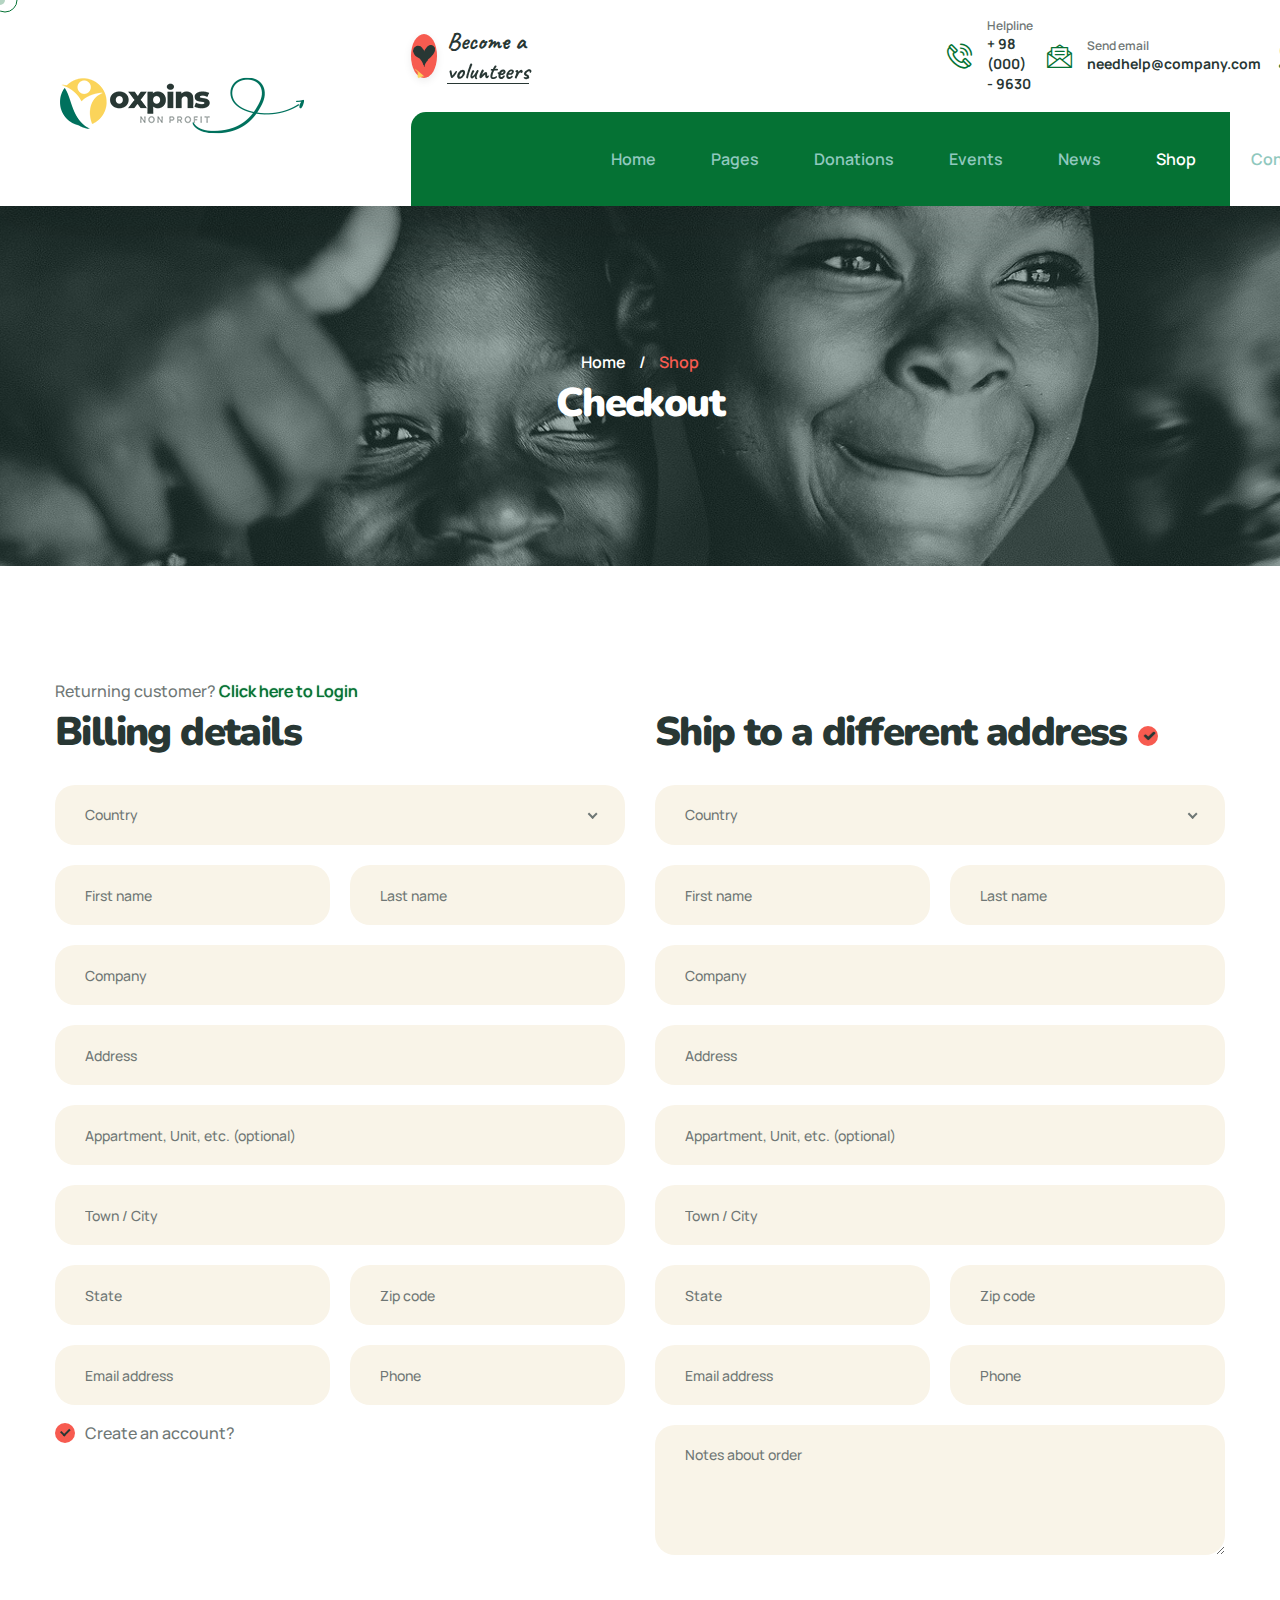
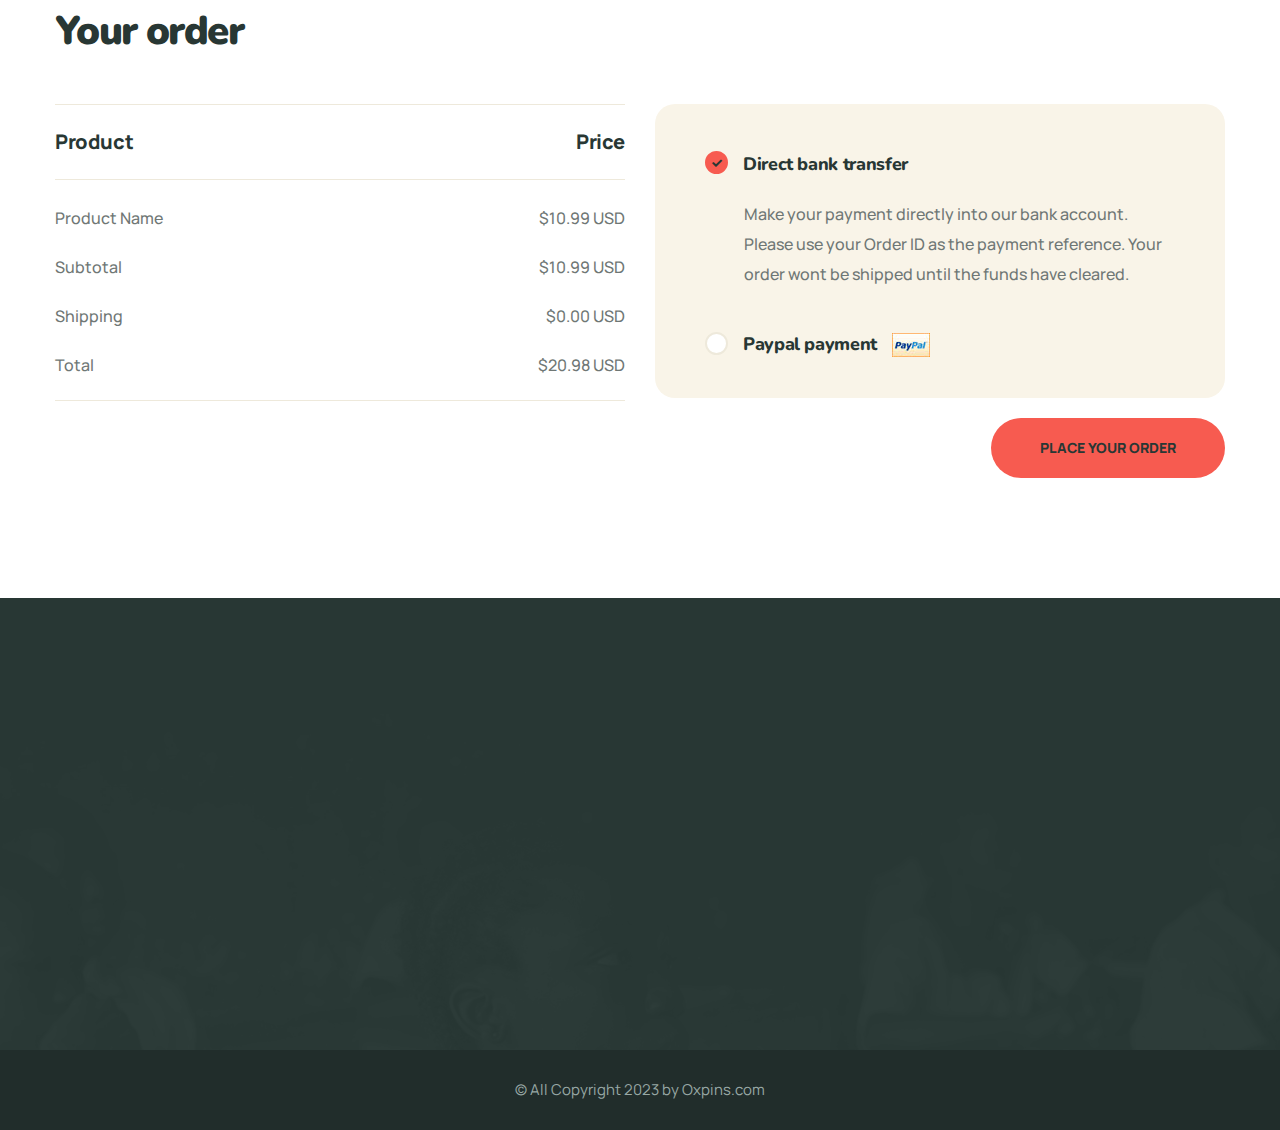
<file: checkout.html>
<!DOCTYPE html>
<html lang="en">


<!-- Mirrored from layerdrops.com/oxpinshtml/main-html/checkout.html by HTTrack Website Copier/3.x [XR&CO'2014], Thu, 30 Nov 2023 17:38:20 GMT -->
<head>
    <meta charset="UTF-8" />
    <meta name="viewport" content="width=device-width, initial-scale=1.0" />
    <title> Checkout || Oxpins || Oxpins HTML 5 Template </title>
    <!-- favicons Icons -->
    <link rel="apple-touch-icon" sizes="180x180" href="assets/images/favicons/apple-touch-icon.png" />
    <link rel="icon" type="image/png" sizes="32x32" href="assets/images/favicons/favicon-32x32.png" />
    <link rel="icon" type="image/png" sizes="16x16" href="assets/images/favicons/favicon-16x16.png" />
    <link rel="manifest" href="assets/images/favicons/site.webmanifest" />
    <meta name="description" content="Oxpins HTML 5 Template " />

    <!-- fonts -->
    <link rel="preconnect" href="https://fonts.googleapis.com/">

    <link rel="preconnect" href="https://fonts.gstatic.com/" crossorigin>

    <link
        href="https://fonts.googleapis.com/css2?family=Nunito:ital,wght@0,200;0,300;0,400;0,500;0,600;0,700;0,800;0,900;1,200;1,300;1,400;1,500;1,600;1,700;1,800;1,900&amp;display=swap"
        rel="stylesheet">

    <link href="https://fonts.googleapis.com/css2?family=Manrope:wght@200;300;400;500;600;700;800&amp;display=swap"
        rel="stylesheet">

    <link href="https://fonts.googleapis.com/css2?family=Caveat:wght@400;500;600;700&amp;display=swap" rel="stylesheet">


    <link rel="stylesheet" href="assets/vendors/bootstrap/css/bootstrap.min.css" />
    <link rel="stylesheet" href="assets/vendors/animate/animate.min.css" />
    <link rel="stylesheet" href="assets/vendors/animate/custom-animate.css" />
    <link rel="stylesheet" href="assets/vendors/fontawesome/css/all.min.css" />
    <link rel="stylesheet" href="assets/vendors/jarallax/jarallax.css" />
    <link rel="stylesheet" href="assets/vendors/jquery-magnific-popup/jquery.magnific-popup.css" />
    <link rel="stylesheet" href="assets/vendors/nouislider/nouislider.min.css" />
    <link rel="stylesheet" href="assets/vendors/nouislider/nouislider.pips.css" />
    <link rel="stylesheet" href="assets/vendors/odometer/odometer.min.css" />
    <link rel="stylesheet" href="assets/vendors/swiper/swiper.min.css" />
    <link rel="stylesheet" href="assets/vendors/oxpins-icons/style.css">
    <link rel="stylesheet" href="assets/vendors/tiny-slider/tiny-slider.min.css" />
    <link rel="stylesheet" href="assets/vendors/reey-font/stylesheet.css" />
    <link rel="stylesheet" href="assets/vendors/owl-carousel/owl.carousel.min.css" />
    <link rel="stylesheet" href="assets/vendors/owl-carousel/owl.theme.default.min.css" />
    <link rel="stylesheet" href="assets/vendors/bxslider/jquery.bxslider.css" />
    <link rel="stylesheet" href="assets/vendors/bootstrap-select/css/bootstrap-select.min.css" />
    <link rel="stylesheet" href="assets/vendors/vegas/vegas.min.css" />
    <link rel="stylesheet" href="assets/vendors/jquery-ui/jquery-ui.css" />
    <link rel="stylesheet" href="assets/vendors/timepicker/timePicker.css" />
    <link rel="stylesheet" href="assets/vendors/nice-select/nice-select.css" />

    <!-- template styles -->
    <link rel="stylesheet" href="assets/css/oxpins.css" />
    <link rel="stylesheet" href="assets/css/oxpins-responsive.css" />
</head>

<body class="custom-cursor">

    <div class="custom-cursor__cursor"></div>
    <div class="custom-cursor__cursor-two"></div>





    <div class="preloader">
        <div class="preloader__image"></div>
    </div>
    <!-- /.preloader -->


    <div class="page-wrapper">
        <header class="main-header">
            <nav class="main-menu">
                <div class="main-menu__wrapper">
                    <div class="main-menu__wrapper-inner">
                        <div class="main-menu__left">
                            <div class="main-menu__logo">
                                <a href="index.html"><img src="assets/images/resources/logo-1.png" alt=""></a>
                            </div>
                            <div class="main-menu__shape-1 float-bob-x">
                                <img src="assets/images/shapes/main-menu-shape-1.png" alt="">
                            </div>
                        </div>
                        <div class="main-menu__right">
                            <div class="main-menu__right-top">
                                <div class="main-menu__right-top-left">
                                    <div class="main-menu__volunteers">
                                        <div class="main-menu__volunteers-icon">
                                            <img src="assets/images/icon/main-menu-heart-icon.png" alt="">
                                        </div>
                                        <div class="main-menu__volunteers-text-box">
                                            <p class="main-menu__volunteers-text"><a href="become-volunteer.html">Become
                                                    a
                                                    <span>volunteers</span></a></p>
                                        </div>
                                    </div>
                                </div>
                                <div class="main-menu__right-top-right">
                                    <div class="main-menu__right-top-address">
                                        <ul class="list-unstyled main-menu__right-top-address-list">
                                            <li>
                                                <div class="icon">
                                                    <span class="icon-phone-call"></span>
                                                </div>
                                                <div class="content">
                                                    <p>Helpline</p>
                                                    <h5><a href="tel:980009630">+ 98 (000) - 9630</a></h5>
                                                </div>
                                            </li>
                                            <li>
                                                <div class="icon">
                                                    <span class="icon-message"></span>
                                                </div>
                                                <div class="content">
                                                    <p>Send email</p>
                                                    <h5><a href="mailto:needhelp@company.com">needhelp@company.com</a>
                                                    </h5>
                                                </div>
                                            </li>
                                            <li>
                                                <div class="icon">
                                                    <span class="icon-location"></span>
                                                </div>
                                                <div class="content">
                                                    <p>380 St Kilda Road</p>
                                                    <h5>Melbourne, Australia</h5>
                                                </div>
                                            </li>
                                        </ul>
                                    </div>
                                    <div class="main-menu__right-top-social">
                                        <a href="#"><i class="fab fa-twitter"></i></a>
                                        <a href="#"><i class="fab fa-facebook"></i></a>
                                        <a href="#"><i class="fab fa-pinterest-p"></i></a>
                                        <a href="#"><i class="fab fa-instagram"></i></a>
                                    </div>
                                </div>
                            </div>
                            <div class="main-menu__right-bottom">
                                <div class="main-menu__main-menu-box">
                                    <a href="#" class="mobile-nav__toggler"><i class="fa fa-bars"></i></a>
                                    <ul class="main-menu__list">
                                        <li class="dropdown megamenu">
                                            <a href="index.html">Home </a>
                                            <ul>
                                                <li>
                                                    <section class="home-showcase megamenu-left">
                                                        <div class="container">
                                                            <div class="home-showcase__inner">
                                                                <div class="row">
                                                                    <div class="col-lg-3">
                                                                        <div class="home-showcase__item">
                                                                            <div class="home-showcase__image">
                                                                                <img src="assets/images/home-showcase/home-showcase-1-1.jpg"
                                                                                    alt="">
                                                                                <div class="home-showcase__buttons">
                                                                                    <a href="index.html"
                                                                                        class="thm-btn home-showcase__buttons__item">Multi
                                                                                        Page</a>
                                                                                    <a href="index-one-page.html"
                                                                                        class="thm-btn home-showcase__buttons__item">One
                                                                                        Page</a>
                                                                                </div><!-- /.home-showcase__buttons -->
                                                                            </div><!-- /.home-showcase__image -->
                                                                            <h3 class="home-showcase__title">Home page
                                                                                01</h3><!-- /.home-showcase__title -->
                                                                        </div><!-- /.home-showcase__item -->
                                                                    </div><!-- /.col-lg-3 -->
                                                                    <div class="col-lg-3">
                                                                        <div class="home-showcase__item">
                                                                            <div class="home-showcase__image">
                                                                                <img src="assets/images/home-showcase/home-showcase-1-2.jpg"
                                                                                    alt="">
                                                                                <div class="home-showcase__buttons">
                                                                                    <a href="index2.html"
                                                                                        class="thm-btn home-showcase__buttons__item">Multi
                                                                                        Page</a>
                                                                                    <a href="index2-one-page.html"
                                                                                        class="thm-btn home-showcase__buttons__item">One
                                                                                        Page</a>
                                                                                </div><!-- /.home-showcase__buttons -->
                                                                            </div><!-- /.home-showcase__image -->
                                                                            <h3 class="home-showcase__title">Home page
                                                                                02
                                                                            </h3><!-- /.home-showcase__title -->
                                                                        </div><!-- /.home-showcase__item -->
                                                                    </div><!-- /.col-lg-3 -->
                                                                    <div class="col-lg-3">
                                                                        <div class="home-showcase__item">
                                                                            <div class="home-showcase__image">
                                                                                <img src="assets/images/home-showcase/home-showcase-1-3.jpg"
                                                                                    alt="">
                                                                                <div class="home-showcase__buttons">
                                                                                    <a href="index3.html"
                                                                                        class="thm-btn home-showcase__buttons__item">Multi
                                                                                        Page</a>
                                                                                    <a href="index3-one-page.html"
                                                                                        class="thm-btn home-showcase__buttons__item">One
                                                                                        Page</a>
                                                                                </div><!-- /.home-showcase__buttons -->
                                                                            </div><!-- /.home-showcase__image -->
                                                                            <h3 class="home-showcase__title">Home page
                                                                                03
                                                                            </h3><!-- /.home-showcase__title -->
                                                                        </div><!-- /.home-showcase__item -->
                                                                    </div><!-- /.col-lg-3 -->
                                                                    <div class="col-lg-3">
                                                                        <div class="home-showcase__item">
                                                                            <div class="home-showcase__image">
                                                                                <img src="assets/images/home-showcase/home-showcase-1-4.jpg"
                                                                                    alt="">
                                                                                <div class="home-showcase__buttons">
                                                                                    <a href="index-dark.html"
                                                                                        class="thm-btn home-showcase__buttons__item">View
                                                                                        Page</a>
                                                                                </div><!-- /.home-showcase__buttons -->
                                                                            </div><!-- /.home-showcase__image -->
                                                                            <h3 class="home-showcase__title">Home page
                                                                                04
                                                                            </h3><!-- /.home-showcase__title -->
                                                                        </div><!-- /.home-showcase__item -->
                                                                    </div><!-- /.col-lg-3 -->
                                                                </div><!-- /.row -->
                                                            </div><!-- /.home-showcase__inner -->

                                                        </div><!-- /.container -->
                                                    </section>
                                                </li>
                                            </ul>
                                        </li>
                                        <li class="dropdown">
                                            <a href="#">Pages</a>
                                            <ul>
                                                <li><a href="about.html">About</a></li>
                                                <li><a href="volunteer.html">Volunteer</a></li>
                                                <li><a href="become-volunteer.html">Become volunteer</a></li>
                                                <li><a href="volunteer-carousel.html">Volunteer carousel</a></li>
                                                <li><a href="gallery.html">Gallery</a></li>
                                                <li><a href="gallery-carousel.html">Gallery carousel</a></li>
                                                <li><a href="faq.html">FAQs</a></li>
                                                <li><a href="404.html">404 Error</a></li>
                                            </ul>
                                        </li>
                                        <li class="dropdown">
                                            <a href="#">Donations</a>
                                            <ul>
                                                <li><a href="donation.html">Donation</a></li>
                                                <li><a href="donations-list.html">Donation list</a></li>
                                                <li><a href="donation-carousel.html">Donation carousel</a></li>
                                                <li><a href="donation-details.html">Donation details</a></li>
                                                <li><a href="donate-now.html">Donate Now</a></li>
                                            </ul>
                                        </li>
                                        <li class="dropdown">
                                            <a href="#">Events</a>
                                            <ul>
                                                <li><a href="events.html">Events</a></li>
                                                <li><a href="events-carousel.html">Events carousel</a></li>
                                                <li><a href="event-details.html">Event details</a></li>
                                            </ul>
                                        </li>
                                        <li class="dropdown">
                                            <a href="#">News</a>
                                            <ul>
                                                <li><a href="news.html">News</a></li>
                                                <li><a href="news-carousel.html">News carousel</a></li>
                                                <li><a href="news-sidebar.html">News right sidebar</a></li>
                                                <li><a href="news-sidebar-left.html">News left sidebar</a></li>
                                                <li><a href="news-details.html">News details</a></li>
                                            </ul>
                                        </li>
                                        <li class="dropdown">
                                            <a href="products.html">Shop</a>
                                            <ul>
                                                <li><a href="products.html">Shop</a></li>
                                                <li><a href="product-details.html">Product details</a></li>
                                                <li><a href="cart.html">Cart</a></li>
                                                <li><a href="checkout.html">Checkout</a></li>
                                            </ul>
                                        </li>
                                        <li>
                                            <a href="contact.html">Contact</a>
                                        </li>
                                    </ul>
                                </div>
                                <div class="main-menu__main-menu-content-box">
                                    <div class="main-menu__search-cat-btn-box">
                                        <div class="main-menu__search-box">
                                            <a href="#"
                                                class="main-menu__search search-toggler icon-magnifying-glass"></a>
                                        </div>
                                        <div class="main-menu__cat-box">
                                            <a href="cart.html" class="main-menu__cart icon-shopping-cart"></a>
                                        </div>
                                        <div class="main-menu__btn-box">
                                            <a href="donate-now.html" class="main-menu__btn"> <span
                                                    class="fa fa-heart"></span> Donate
                                                now</a>
                                        </div>
                                    </div>
                                </div>
                            </div>
                        </div>
                    </div>
                </div>
            </nav>
        </header>

        <div class="stricky-header stricked-menu main-menu">
            <div class="sticky-header__content"></div><!-- /.sticky-header__content -->
        </div><!-- /.stricky-header -->

        <!--Page Header Start-->
        <section class="page-header">
            <div class="page-header-bg" style="background-image: url(assets/images/backgrounds/page-header-bg.jpg)">
            </div>
            <div class="container">
                <div class="page-header__inner">
                    <ul class="thm-breadcrumb list-unstyled">
                        <li><a href="index.html">Home</a></li>
                        <li><span>/</span></li>
                        <li class="active">Shop</li>
                    </ul>
                    <h2>Checkout</h2>
                </div>
            </div>
        </section>
        <!--Page Header End-->

        <!--Start Checkout Page-->
        <section class="checkout-page">
            <div class="container">
                <div class="row">
                    <div class="col-xl-6 col-lg-6">
                        <div class="billing_details">
                            <div class="billing_title">
                                <p>Returning customer? <a href="#">Click here to Login</a></p>
                                <h2>Billing details</h2>
                            </div>
                            <form class="billing_details_form">
                                <div class="row">
                                    <div class="col-xl-12">
                                        <div class="billing_input_box">
                                            <div class="select-box">
                                                <select class="wide">
                                                    <option data-display="Country">Country</option>
                                                    <option value="1">Canada</option>
                                                    <option value="2">England</option>
                                                    <option value="3">Australia</option>
                                                    <option value="3">USA</option>
                                                </select>
                                            </div>
                                        </div>
                                    </div>
                                </div>
                                <div class="row bs-gutter-x-20">
                                    <div class="col-xl-6">
                                        <div class="billing_input_box">
                                            <input type="text" name="first_name" value="" placeholder="First name"
                                                required="">
                                        </div>
                                    </div>
                                    <div class="col-xl-6">
                                        <div class="billing_input_box">
                                            <input type="text" name="last_name" value="" placeholder="Last name"
                                                required="">
                                        </div>
                                    </div>
                                </div>
                                <div class="row">
                                    <div class="col-xl-12">
                                        <div class="billing_input_box">
                                            <input type="text" name="company_name" value="" placeholder="Company">
                                        </div>
                                    </div>
                                    <div class="col-xl-12">
                                        <div class="billing_input_box">
                                            <input type="text" name="Address" value="" placeholder="Address">
                                        </div>
                                    </div>
                                    <div class="col-xl-12">
                                        <div class="billing_input_box">
                                            <input type="text" name="company_name" value=""
                                                placeholder="Appartment, Unit, etc. (optional)">
                                        </div>
                                    </div>
                                    <div class="col-xl-12">
                                        <div class="billing_input_box">
                                            <input type="text" name="Town/City" value="" placeholder="Town / City"
                                                required="">
                                        </div>
                                    </div>
                                </div>
                                <div class="row bs-gutter-x-20">
                                    <div class="col-xl-6">
                                        <div class="billing_input_box">
                                            <input type="text" name="State" value="" placeholder="State" required="">
                                        </div>
                                    </div>
                                    <div class="col-xl-6">
                                        <div class="billing_input_box">
                                            <input name="form_zip" type="text" pattern="[0-9]*" placeholder="Zip code">
                                        </div>
                                    </div>
                                    <div class="col-xl-6">
                                        <div class="billing_input_box">
                                            <input name="email" type="email" placeholder="Email address">
                                        </div>
                                    </div>
                                    <div class="col-xl-6">
                                        <div class="billing_input_box">
                                            <input type="tel" name="form_phone" pattern="[0-9]{3}-[0-9]{3}-[0-9]{4}"
                                                required="" placeholder="Phone">
                                        </div>
                                    </div>
                                </div>
                                <div class="row">
                                    <div class="col-xl-12">
                                        <div class="checked-box">
                                            <input type="checkbox" name="skipper1" id="skipper" checked="">
                                            <label for="skipper"><span></span>Create an account?</label>
                                        </div>
                                    </div>
                                </div>
                            </form>
                        </div>
                    </div>


                    <div class="col-xl-6 col-lg-6">
                        <div class="billing_details ship_different_address">
                            <div class="billing_title ship_different_address_title">
                                <h2>Ship to a different address <span class="fa fa-check"></span></h2>
                            </div>
                            <form class="billing_details_form ship_different_address_form">
                                <div class="row">
                                    <div class="col-xl-12">
                                        <div class="billing_input_box">
                                            <div class="select-box">
                                                <select class="wide">
                                                    <option data-display="Country">Country</option>
                                                    <option value="1">Canada</option>
                                                    <option value="2">England</option>
                                                    <option value="3">Australia</option>
                                                    <option value="3">USA</option>
                                                </select>
                                            </div>
                                        </div>
                                    </div>
                                </div>
                                <div class="row bs-gutter-x-20">
                                    <div class="col-xl-6">
                                        <div class="billing_input_box">
                                            <input type="text" name="first_name" value="" placeholder="First name"
                                                required="">
                                        </div>
                                    </div>
                                    <div class="col-xl-6">
                                        <div class="billing_input_box">
                                            <input type="text" name="last_name" value="" placeholder="Last name"
                                                required="">
                                        </div>
                                    </div>
                                </div>
                                <div class="row">
                                    <div class="col-xl-12">
                                        <div class="billing_input_box">
                                            <input type="text" name="company_name" value="" placeholder="Company">
                                        </div>
                                    </div>
                                    <div class="col-xl-12">
                                        <div class="billing_input_box">
                                            <input type="text" name="Address" value="" placeholder="Address">
                                        </div>
                                    </div>
                                    <div class="col-xl-12">
                                        <div class="billing_input_box">
                                            <input type="text" name="company_name" value=""
                                                placeholder="Appartment, Unit, etc. (optional)">
                                        </div>
                                    </div>
                                    <div class="col-xl-12">
                                        <div class="billing_input_box">
                                            <input type="text" name="Town/City" value="" placeholder="Town / City"
                                                required="">
                                        </div>
                                    </div>
                                </div>
                                <div class="row bs-gutter-x-20">
                                    <div class="col-xl-6">
                                        <div class="billing_input_box">
                                            <input type="text" name="State" value="" placeholder="State" required="">
                                        </div>
                                    </div>
                                    <div class="col-xl-6">
                                        <div class="billing_input_box">
                                            <input name="form_zip" type="text" pattern="[0-9]*" placeholder="Zip code">
                                        </div>
                                    </div>
                                </div>

                                <div class="row bs-gutter-x-20">
                                    <div class="col-xl-6">
                                        <div class="billing_input_box">
                                            <input name="email" type="email" placeholder="Email address">
                                        </div>
                                    </div>
                                    <div class="col-xl-6">
                                        <div class="billing_input_box">
                                            <input type="tel" name="form_phone" pattern="[0-9]{3}-[0-9]{3}-[0-9]{4}"
                                                required="" placeholder="Phone">
                                        </div>
                                    </div>
                                </div>

                                <div class="row">
                                    <div class="col-xl-12">
                                        <div class="ship_different_input">
                                            <textarea placeholder="Notes about order"
                                                name="form_order_notes"></textarea>
                                        </div>
                                    </div>
                                </div>
                            </form>
                        </div>
                    </div>
                </div>
                <div class="your_order">
                    <h2>Your order</h2>
                    <div class="row">
                        <div class="col-xl-6 col-lg-6">
                            <div class="order_table_box">
                                <table class="order_table_detail">
                                    <thead class="order_table_head">
                                        <tr>
                                            <th>Product</th>
                                            <th class="right">Price</th>
                                        </tr>
                                    </thead>
                                    <tbody>
                                        <tr>
                                            <td class="pro__title">Product Name</td>
                                            <td class="pro__price">$10.99 USD</td>
                                        </tr>
                                        <tr>
                                            <td class="pro__title">Subtotal</td>
                                            <td class="pro__price">$10.99 USD</td>
                                        </tr>
                                        <tr>
                                            <td class="pro__title">Shipping</td>
                                            <td class="pro__price">$0.00 USD</td>
                                        </tr>
                                        <tr>
                                            <td class="pro__title">Total</td>
                                            <td class="pro__price">$20.98 USD</td>
                                        </tr>
                                    </tbody>
                                </table>
                            </div>
                        </div>

                        <div class="col-lg-6">
                            <div class="checkout__payment">
                                <div class="checkout__payment__item checkout__payment__item--active">
                                    <h3 class="checkout__payment__title">Direct bank transfer</h3>
                                    <div class="checkout__payment__content">
                                        Make your payment directly into our bank account. Please
                                        use your Order ID as the payment reference. Your order
                                        wont be shipped until the funds have cleared.
                                    </div><!-- /.checkout__payment__content -->
                                </div><!-- /.checkout__payment__item -->
                                <div class="checkout__payment__item">
                                    <h3 class="checkout__payment__title">Paypal payment <img
                                            src="assets/images/shop/paypal-1.jpg" alt=""></h3>
                                    <div class="checkout__payment__content">
                                        Make your payment directly into our bank account. Please
                                        use your Order ID as the payment reference. Your order
                                        wont be shipped until the funds have cleared.
                                    </div><!-- /.checkout__payment__content -->
                                </div><!-- /.checkout__payment__item -->
                            </div><!-- /.checkout__payment -->
                            <div class="text-right d-flex justify-content-end">
                                <a href="checkout.html" class="thm-btn">Place your order</a>
                            </div><!-- /.text-right -->

                        </div><!-- /.col-lg-6 -->
                    </div>
                </div>
            </div>
        </section>
        <!--End Checkout Page-->

        <!--Site Footer Start-->
        <footer class="site-footer">
            <div class="site-footer-bg" style="background-image: url(assets/images/backgrounds/site-footer-bg.jpg);">
            </div>
            <div class="site-footer__top">
                <div class="container">
                    <div class="row">
                        <div class="col-xl-4 col-lg-6 col-md-6 wow fadeInUp" data-wow-delay="100ms">
                            <div class="footer-widget__column footer-widget__about">
                                <div class="footer-widget__about-logo">
                                    <a href="index.html"><img src="assets/images/resources/footer-logo.png" alt=""></a>
                                </div>
                                <div class="footer-widget__about-text-box">
                                    <p class="footer-widget__about-text">Nulla ultricies justo sit amet ante efficitur,
                                        eget pharetra augue efficitur. Vestibulum viverra, dolor sit amet ultricies.</p>
                                </div>
                                <div class="footer-widget__btn">
                                    <a href="donate-now.html"> <span class="fa fa-heart"></span>Donate now</a>
                                </div>
                            </div>
                        </div>
                        <div class="col-xl-2 col-lg-6 col-md-6 wow fadeInUp" data-wow-delay="200ms">
                            <div class="footer-widget__column footer-widget__links clearfix">
                                <h3 class="footer-widget__title">Links</h3>
                                <ul class="footer-widget__links-list list-unstyled clearfix">
                                    <li><a href="about.html">About us</a></li>
                                    <li><a href="contact.html">Contact</a></li>
                                    <li><a href="news.html">Latest News</a></li>
                                    <li><a href="event-details.html">Recent Events</a></li>
                                    <li><a href="donation.html">Donations</a></li>
                                </ul>
                            </div>
                        </div>
                        <div class="col-xl-2 col-lg-6 col-md-6 wow fadeInUp" data-wow-delay="300ms">
                            <div class="footer-widget__column footer-widget__non-profit clearfix">
                                <h3 class="footer-widget__title">Non profit</h3>
                                <ul class="footer-widget__non-profit-list list-unstyled clearfix">
                                    <li><a href="donation-details.html">Differently Abled Kids</a></li>
                                    <li><a href="donation-details.html">Help Child Cancer</a></li>
                                    <li><a href="donation-details.html">Clean Pure Water</a></li>
                                    <li><a href="donation-details.html">Give them Education</a></li>
                                    <li><a href="donation-details.html">Start a Fundraising</a></li>
                                </ul>
                            </div>
                        </div>
                        <div class="col-xl-4 col-lg-6 col-md-6 wow fadeInUp" data-wow-delay="400ms">
                            <div class="footer-widget__column footer-widget__contact">
                                <h3 class="footer-widget__title">Contact</h3>
                                <p class="footer-widget__contact-text">380 Street Kilda Broklyn Road <br> Melbourne
                                    Australia
                                </p>
                                <ul class="list-unstyled footer-widget__contact-list">
                                    <li>
                                        <div class="icon">
                                            <i class="fa fa-envelope"></i>
                                        </div>
                                        <div class="text">
                                            <p><a href="mailto:needhelp@company.com ">needhelp@company.com</a></p>
                                        </div>
                                    </li>
                                    <li>
                                        <div class="icon">
                                            <i class="fas fa-phone-alt"></i>
                                        </div>
                                        <div class="text">
                                            <p><a href="tel:980009630">+ 98 (000) - 9630</a></p>
                                        </div>
                                    </li>
                                </ul>
                                <div class="site-footer__social">
                                    <a href="#"><i class="fab fa-twitter"></i></a>
                                    <a href="#"><i class="fab fa-facebook"></i></a>
                                    <a href="#"><i class="fab fa-pinterest-p"></i></a>
                                    <a href="#"><i class="fab fa-instagram"></i></a>
                                </div>
                            </div>
                        </div>
                    </div>
                </div>
            </div>
            <div class="site-footer__bottom">
                <div class="container">
                    <div class="row">
                        <div class="col-xl-12">
                            <div class="site-footer__bottom-inner">
                                <p class="site-footer__bottom-text">© All Copyright 2023 by <a href="#">Oxpins.com</a>
                                </p>
                            </div>
                        </div>
                    </div>
                </div>
            </div>
        </footer>
        <!--Site Footer End-->


    </div><!-- /.page-wrapper -->


    <div class="mobile-nav__wrapper">
        <div class="mobile-nav__overlay mobile-nav__toggler"></div>
        <!-- /.mobile-nav__overlay -->
        <div class="mobile-nav__content">
            <span class="mobile-nav__close mobile-nav__toggler"><i class="fa fa-times"></i></span>

            <div class="logo-box">
                <a href="index.html" aria-label="logo image"><img src="assets/images/resources/logo-2.png" width="143"
                        alt="" /></a>
            </div>
            <!-- /.logo-box -->
            <div class="mobile-nav__container"></div>
            <!-- /.mobile-nav__container -->

            <ul class="mobile-nav__contact list-unstyled">
                <li>
                    <i class="fa fa-envelope"></i>
                    <a href="mailto:needhelp@packageName__.com">needhelp@oxpins.com</a>
                </li>
                <li>
                    <i class="fa fa-phone-alt"></i>
                    <a href="tel:666-888-0000">666 888 0000</a>
                </li>
            </ul><!-- /.mobile-nav__contact -->
            <div class="mobile-nav__top">
                <div class="mobile-nav__social">
                    <a href="#" class="fab fa-twitter"></a>
                    <a href="#" class="fab fa-facebook-square"></a>
                    <a href="#" class="fab fa-pinterest-p"></a>
                    <a href="#" class="fab fa-instagram"></a>
                </div><!-- /.mobile-nav__social -->
            </div><!-- /.mobile-nav__top -->



        </div>
        <!-- /.mobile-nav__content -->
    </div>
    <!-- /.mobile-nav__wrapper -->

    <div class="search-popup">
        <div class="search-popup__overlay search-toggler"></div>
        <!-- /.search-popup__overlay -->
        <div class="search-popup__content">
            <form action="#">
                <label for="search" class="sr-only">search here</label><!-- /.sr-only -->
                <input type="text" id="search" placeholder="Search Here..." />
                <button type="submit" aria-label="search submit" class="thm-btn">
                    <i class="icon-magnifying-glass"></i>
                </button>
            </form>
        </div>
        <!-- /.search-popup__content -->
    </div>
    <!-- /.search-popup -->

    <a href="#" data-target="html" class="scroll-to-target scroll-to-top"><i class="icon-up-arrow"></i></a>


    <script src="assets/vendors/jquery/jquery-3.6.0.min.js"></script>
    <script src="assets/vendors/bootstrap/js/bootstrap.bundle.min.js"></script>
    <script src="assets/vendors/jarallax/jarallax.min.js"></script>
    <script src="assets/vendors/jquery-ajaxchimp/jquery.ajaxchimp.min.js"></script>
    <script src="assets/vendors/jquery-appear/jquery.appear.min.js"></script>
    <script src="assets/vendors/jquery-circle-progress/jquery.circle-progress.min.js"></script>
    <script src="assets/vendors/jquery-magnific-popup/jquery.magnific-popup.min.js"></script>
    <script src="assets/vendors/jquery-validate/jquery.validate.min.js"></script>
    <script src="assets/vendors/nouislider/nouislider.min.js"></script>
    <script src="assets/vendors/odometer/odometer.min.js"></script>
    <script src="assets/vendors/swiper/swiper.min.js"></script>
    <script src="assets/vendors/tiny-slider/tiny-slider.min.js"></script>
    <script src="assets/vendors/wnumb/wNumb.min.js"></script>
    <script src="assets/vendors/wow/wow.js"></script>
    <script src="assets/vendors/isotope/isotope.js"></script>
    <script src="assets/vendors/countdown/countdown.min.js"></script>
    <script src="assets/vendors/owl-carousel/owl.carousel.min.js"></script>
    <script src="assets/vendors/bxslider/jquery.bxslider.min.js"></script>
    <script src="assets/vendors/bootstrap-select/js/bootstrap-select.min.js"></script>
    <script src="assets/vendors/vegas/vegas.min.js"></script>
    <script src="assets/vendors/jquery-ui/jquery-ui.js"></script>
    <script src="assets/vendors/timepicker/timePicker.js"></script>
    <script src="assets/vendors/circleType/jquery.circleType.js"></script>
    <script src="assets/vendors/circleType/jquery.lettering.min.js"></script>
    <script src="assets/vendors/nice-select/jquery.nice-select.min.js"></script>




    <!-- template js -->
    <script src="assets/js/oxpins.js"></script>
</body>


<!-- Mirrored from layerdrops.com/oxpinshtml/main-html/checkout.html by HTTrack Website Copier/3.x [XR&CO'2014], Thu, 30 Nov 2023 17:38:21 GMT -->
</html>
</file>
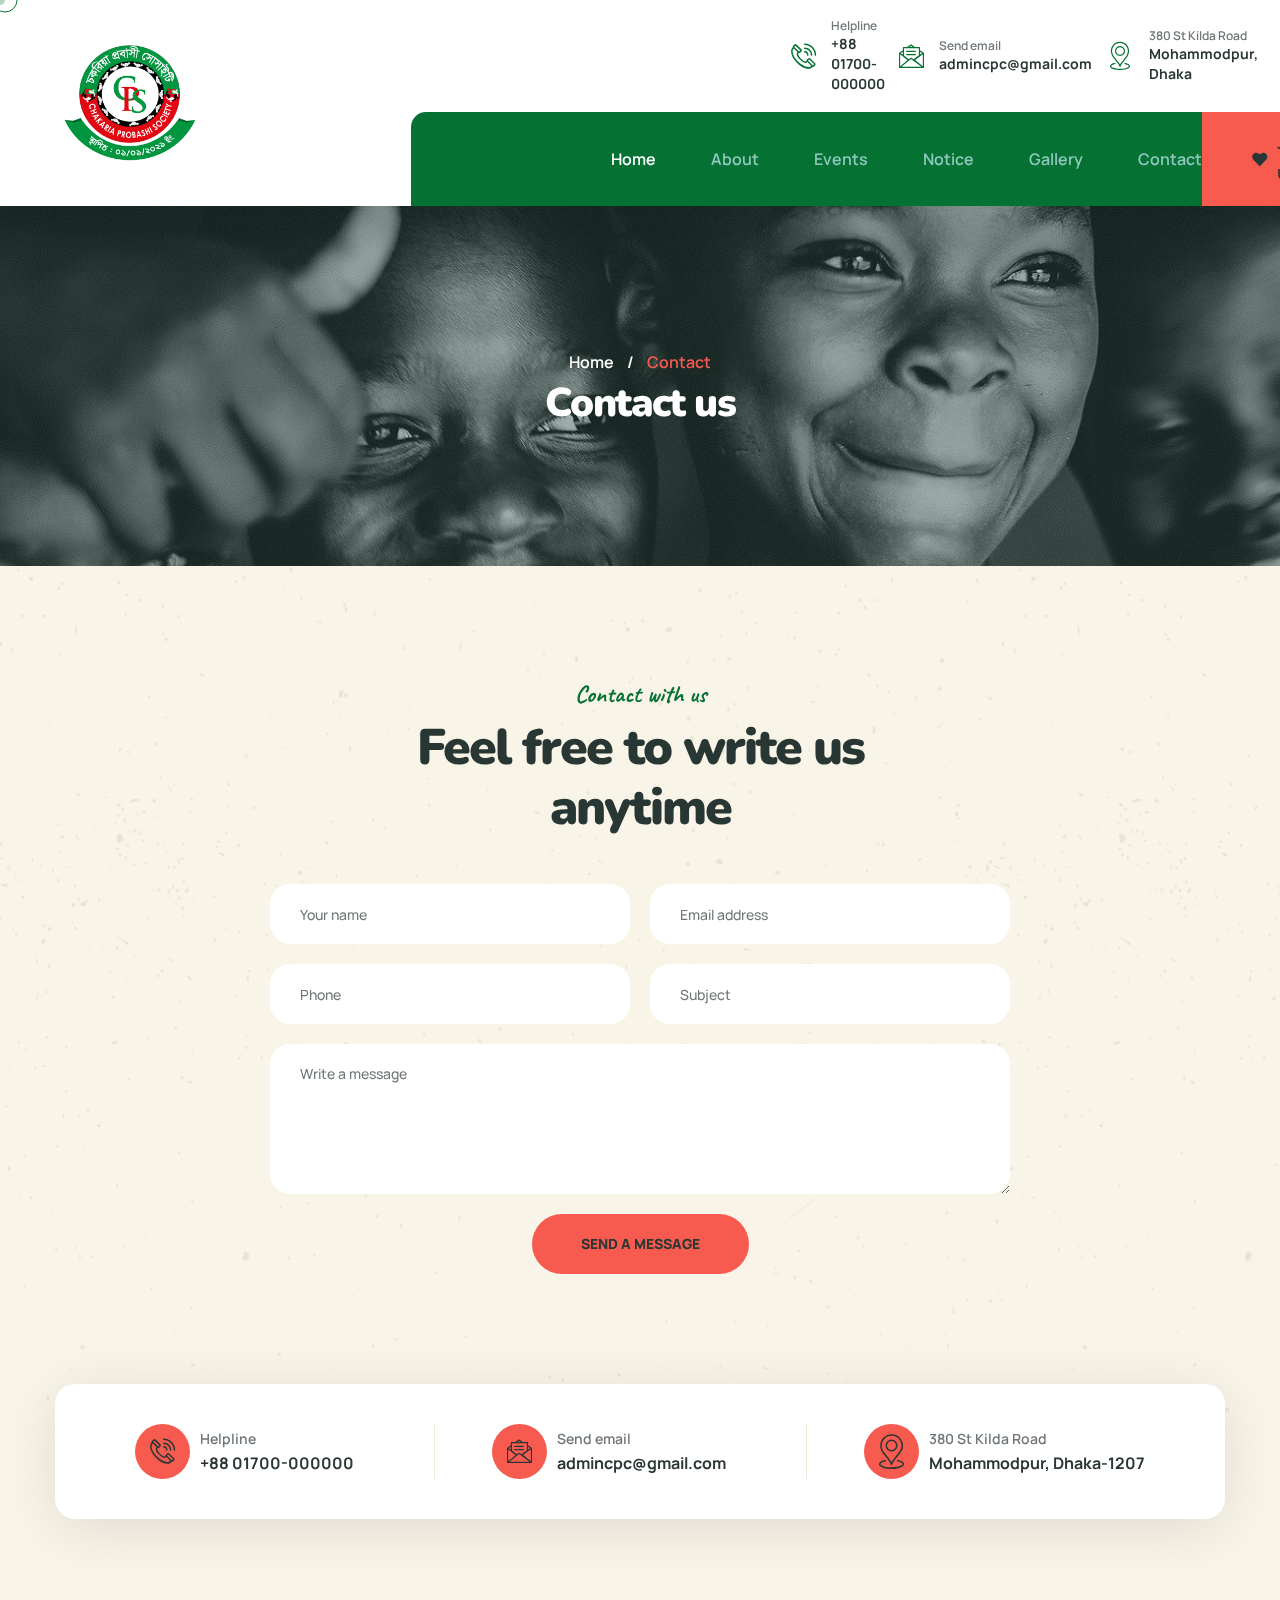
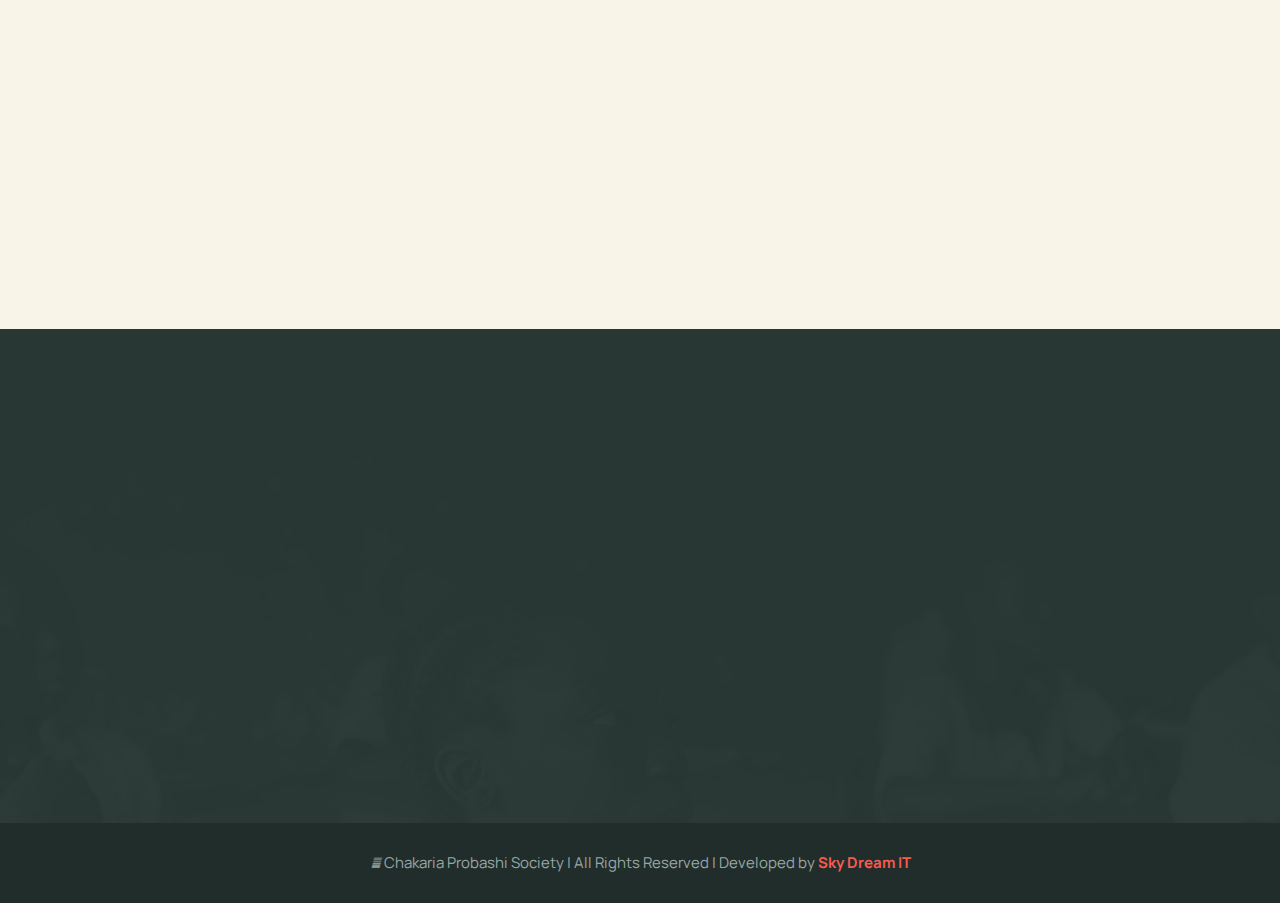
<file: contact.html>
<!DOCTYPE html>
<html lang="en">

<head>
    <meta charset="UTF-8" />
    <meta name="viewport" content="width=device-width, initial-scale=1.0" />
    <title>Contact Us</title>
    <!-- favicons Icons -->
    <link rel="apple-touch-icon" sizes="180x180" href="assets/images/resources/logo.png" />
    <link rel="icon" type="image/png" sizes="32x32" href="assets/images/resources/logo.png">
    <link rel="icon" type="image/png" sizes="16x16" href="assets/images/resources/logo.png" />
    <link rel="manifest" href="assets/images/favicons/site.webmanifest" />
    <meta name="description" content="Oxpins HTML 5 Template " />

    <!-- fonts -->
    <link rel="preconnect" href="https://fonts.googleapis.com/">

    <link rel="preconnect" href="https://fonts.gstatic.com/" crossorigin>

    <link
        href="https://fonts.googleapis.com/css2?family=Nunito:ital,wght@0,200;0,300;0,400;0,500;0,600;0,700;0,800;0,900;1,200;1,300;1,400;1,500;1,600;1,700;1,800;1,900&amp;display=swap"
        rel="stylesheet">

    <link href="https://fonts.googleapis.com/css2?family=Manrope:wght@200;300;400;500;600;700;800&amp;display=swap"
        rel="stylesheet">

    <link href="https://fonts.googleapis.com/css2?family=Caveat:wght@400;500;600;700&amp;display=swap" rel="stylesheet">

    <link rel="stylesheet" href="https://cdnjs.cloudflare.com/ajax/libs/font-awesome/6.5.0/css/all.min.css"
        integrity="sha512-Avb2QiuDEEvB4bZJYdft2mNjVShBftLdPG8FJ0V7irTLQ8Uo0qcPxh4Plq7G5tGm0rU+1SPhVotteLpBERwTkw=="
        crossorigin="anonymous" referrerpolicy="no-referrer" />

    <link rel="stylesheet" href="assets/vendors/bootstrap/css/bootstrap.min.css" />
    <link rel="stylesheet" href="assets/vendors/animate/animate.min.css" />
    <link rel="stylesheet" href="assets/vendors/animate/custom-animate.css" />
    <link rel="stylesheet" href="assets/vendors/fontawesome/css/all.min.css" />
    <link rel="stylesheet" href="assets/vendors/jarallax/jarallax.css" />
    <link rel="stylesheet" href="assets/vendors/jquery-magnific-popup/jquery.magnific-popup.css" />
    <link rel="stylesheet" href="assets/vendors/nouislider/nouislider.min.css" />
    <link rel="stylesheet" href="assets/vendors/nouislider/nouislider.pips.css" />
    <link rel="stylesheet" href="assets/vendors/odometer/odometer.min.css" />
    <link rel="stylesheet" href="assets/vendors/swiper/swiper.min.css" />
    <link rel="stylesheet" href="assets/vendors/oxpins-icons/style.css">
    <link rel="stylesheet" href="assets/vendors/tiny-slider/tiny-slider.min.css" />
    <link rel="stylesheet" href="assets/vendors/reey-font/stylesheet.css" />
    <link rel="stylesheet" href="assets/vendors/owl-carousel/owl.carousel.min.css" />
    <link rel="stylesheet" href="assets/vendors/owl-carousel/owl.theme.default.min.css" />
    <link rel="stylesheet" href="assets/vendors/bxslider/jquery.bxslider.css" />
    <link rel="stylesheet" href="assets/vendors/bootstrap-select/css/bootstrap-select.min.css" />
    <link rel="stylesheet" href="assets/vendors/vegas/vegas.min.css" />
    <link rel="stylesheet" href="assets/vendors/jquery-ui/jquery-ui.css" />
    <link rel="stylesheet" href="assets/vendors/timepicker/timePicker.css" />

    <!-- template styles -->
    <link rel="stylesheet" href="assets/css/oxpins.css" />
    <link rel="stylesheet" href="assets/css/oxpins-responsive.css" />
</head>

<body class="custom-cursor">

    <div class="custom-cursor__cursor"></div>
    <div class="custom-cursor__cursor-two"></div>

    <div class="preloader">
        <div class="preloader__image"></div>
    </div>
    <!-- /.preloader -->


    <div class="page-wrapper">
        <header class="main-header">
            <nav class="main-menu">
                <div class="main-menu__wrapper">
                    <div class="main-menu__wrapper-inner">
                        <div class="main-menu__left">
                            <div class="main-menu__logo">
                                <a href="index.html"><img class="logo" src="assets/images/resources/logo.png"
                                        alt=""></a>
                            </div>
                        </div>
                        <div class="main-menu__right">
                            <div class="main-menu__right-top">
                                <div class="main-menu__right-top-right">
                                    <div class="main-menu__right-top-address">
                                        <ul class="list-unstyled main-menu__right-top-address-list">
                                            <li>
                                                <div class="icon">
                                                    <span class="icon-phone-call"></span>
                                                </div>
                                                <div class="content">
                                                    <p>Helpline</p>
                                                    <h5><a href="#">+88 01700-000000</a></h5>
                                                </div>
                                            </li>
                                            <li>
                                                <div class="icon">
                                                    <span class="icon-message"></span>
                                                </div>
                                                <div class="content">
                                                    <p>Send email</p>
                                                    <h5><a href="#">admincpc@gmail.com</a>
                                                    </h5>
                                                </div>
                                            </li>
                                            <li>
                                                <div class="icon">
                                                    <span class="icon-location"></span>
                                                </div>
                                                <div class="content">
                                                    <p>380 St Kilda Road</p>
                                                    <h5>Mohammodpur, Dhaka</h5>
                                                </div>
                                            </li>
                                        </ul>
                                    </div>
                                    <div class="main-menu__right-top-social">
                                        <a href="#"><i class="fa-brands fa-facebook"></i></a>
                                        <a href="#"><i class="fa-brands fa-whatsapp"></i></a>
                                    </div>
                                </div>
                            </div>
                            <div class="main-menu__right-bottom">
                                <div class="main-menu__main-menu-box">
                                    <a href="#" class="mobile-nav__toggler"><i class="fa fa-bars"></i></a>
                                    <ul class="main-menu__list">
                                        <li class=" current megamenu">
                                            <a href="index.html">Home </a>
                                        </li>
                                        <li>
                                            <a href="#">About</a>
                                        </li>
                                        <li>
                                            <a href="#">Events</a>
                                        </li>
                                        <li>
                                            <a href="#">Notice</a>
                                        </li>
                                        <li>
                                            <a href="#">Gallery</a>
                                        </li>
                                        <li>
                                            <a href="#">Contact</a>
                                        </li>

                                    </ul>
                                </div>
                                <div class="main-menu__main-menu-content-box">
                                    <div class="main-menu__search-cat-btn-box">
                                        <div class="main-menu__btn-box">
                                            <a href="donate-now.html" class="main-menu__btn fw-bolder"> <span
                                                    class="fa fa-heart"></span>Join Us</a>
                                        </div>
                                    </div>
                                </div>
                            </div>
                        </div>
                    </div>
                </div>
            </nav>
        </header>

        <div class="stricky-header stricked-menu main-menu">
            <div class="sticky-header__content"></div><!-- /.sticky-header__content -->
        </div><!-- /.stricky-header -->

        <!--Page Header Start-->
        <section class="page-header">
            <div class="page-header-bg" style="background-image: url(assets/images/backgrounds/page-header-bg.jpg)">
            </div>
            <div class="container">
                <div class="page-header__inner">
                    <ul class="thm-breadcrumb list-unstyled">
                        <li><a href="index.html">Home</a></li>
                        <li><span>/</span></li>
                        <li class="active">Contact</li>
                    </ul>
                    <h2>Contact us</h2>
                </div>
            </div>
        </section>
        <!--Page Header End-->

        <!--Contact Three Start-->
        <section class="contact-three">
            <div class="contact-three-shape"
                style="background-image: url(assets/images/shapes/contact-three-shape.png);"></div>
            <div class="container">
                <div class="section-title text-center">
                    <span class="section-title__tagline">Contact with us</span>
                    <h2 class="section-title__title">Feel free to write us <br> anytime</h2>
                </div>
                <div class="contact-page__form-box">
                    <form action="https://layerdrops.com/oxpinshtml/main-html/assets/inc/sendemail.php"
                        class="contact-page__form contact-form-validated" novalidate="novalidate">
                        <div class="row">
                            <div class="col-xl-6">
                                <div class="contact-form__input-box">
                                    <input type="text" placeholder="Your name" name="name">
                                </div>
                            </div>
                            <div class="col-xl-6">
                                <div class="contact-form__input-box">
                                    <input type="email" placeholder="Email address" name="email">
                                </div>
                            </div>
                            <div class="col-xl-6">
                                <div class="contact-form__input-box">
                                    <input type="text" placeholder="Phone" name="phone">
                                </div>
                            </div>
                            <div class="col-xl-6">
                                <div class="contact-form__input-box">
                                    <input type="text" placeholder="Subject" name="subject">
                                </div>
                            </div>
                        </div>
                        <div class="row">
                            <div class="col-xl-12">
                                <div class="contact-form__input-box text-message-box">
                                    <textarea name="message" placeholder="Write a message"></textarea>
                                </div>
                                <div class="contact-form__btn-box">
                                    <button type="submit" class="thm-btn contact-form__btn">Send a message</button>
                                </div>
                            </div>
                        </div>
                    </form>
                </div>
            </div>
        </section>
        <!--Contact Three End-->

        <!--Contact One Start-->
        <section class="contact-one">
            <div class="container">
                <div class="contact-one__inne">
                    <ul class="list-unstyled contact-one__list">
                        <li class="contact-one__single">
                            <div class="contact-one__icon">
                                <span class="icon-phone-call"></span>
                            </div>
                            <div class="contact-one__content">
                                <p class="contact-one__sub-title">Helpline</p>
                                <h3 class="contact-one__number"><a href="#">+88 01700-000000</a></h3>
                            </div>
                        </li>
                        <li class="contact-one__single">
                            <div class="contact-one__icon">
                                <span class="icon-message"></span>
                            </div>
                            <div class="contact-one__content">
                                <p class="contact-one__sub-title">Send email</p>
                                <h3 class="contact-one__number"><a
                                        href="#">admincpc@gmail.com</a></h3>
                            </div>
                        </li>
                        <li class="contact-one__single">
                            <div class="contact-one__icon">
                                <span class="icon-location"></span>
                            </div>
                            <div class="contact-one__content">
                                <p class="contact-one__sub-title">380 St Kilda Road</p>
                                <h3 class="contact-one__number">Mohammodpur, Dhaka-1207</h3>
                            </div>
                        </li>
                    </ul>
                </div>
            </div>
        </section>
        <!--Contact One End-->

        <!--Google Map Start-->
        <section class="google-map google-map-two">
            <iframe
                src="https://www.google.com/maps/embed?pb=!1m18!1m12!1m3!1d4562.753041141002!2d-118.80123790098536!3d34.152323469614075!2m3!1f0!2f0!3f0!3m2!1i1024!2i768!4f13.1!3m3!1m2!1s0x80e82469c2162619%3A0xba03efb7998eef6d!2sCostco+Wholesale!5e0!3m2!1sbn!2sbd!4v1562518641290!5m2!1sbn!2sbd"
                class="google-map__one" allowfullscreen></iframe>

        </section>
        <!--Google Map End-->


        <!--Site Footer Start-->
        <footer class="site-footer">
            <div class="site-footer-bg" style="background-image: url(assets/images/backgrounds/site-footer-bg.jpg);">
            </div>
            <div class="site-footer__top">
                <div class="container">
                    <div class="row">
                        <div class="col-xl-4 col-lg-6 col-md-6 wow fadeInUp" data-wow-delay="100ms">
                            <div class="footer-widget__column footer-widget__about">
                                <div class="footer-widget__about-logo">
                                    <a href="index.html"><img class="logo" src="assets/images/resources/logo.png"
                                            alt=""></a>
                                </div>
                                <div class="footer-widget__about-text-box">
                                    <p class="footer-widget__about-text">Nulla ultricies justo sit amet ante efficitur,
                                        eget pharetra augue efficitur. Vestibulum viverra, dolor sit amet ultricies.</p>
                                </div>

                            </div>
                        </div>
                        <div class="col-xl-2 col-lg-6 col-md-6 wow fadeInUp" data-wow-delay="200ms">
                            <div class="footer-widget__column footer-widget__links clearfix">
                                <h3 class="footer-widget__title">Links</h3>
                                <ul class="footer-widget__links-list list-unstyled clearfix">
                                    <li><a href="#">About us</a></li>
                                    <li><a href="#">Contact</a></li>
                                    <li><a href="#">Notice</a></li>
                                    <li><a href="#">Events</a></li>
                                </ul>
                            </div>
                        </div>
                        <div class="col-xl-2 col-lg-6 col-md-6 wow fadeInUp" data-wow-delay="300ms">
                            <div class="footer-widget__column footer-widget__non-profit clearfix">
                                <h3 class="footer-widget__title">Resources</h3>
                                <ul class="footer-widget__non-profit-list list-unstyled clearfix">
                                    <li><a href="donation-details.html">Member Registration</a></li>
                                    <li><a href="donation-details.html">Member LogIn</a></li>
                                </ul>
                            </div>
                        </div>
                        <div class="col-xl-4 col-lg-6 col-md-6 wow fadeInUp" data-wow-delay="400ms">
                            <div class="footer-widget__column footer-widget__contact">
                                <h3 class="footer-widget__title">Contact</h3>
                                <p class="footer-widget__contact-text">380 Street Kilda Broklyn Road <br> Mohammodpur,
                                    Dhaka-1207
                                </p>
                                <ul class="list-unstyled footer-widget__contact-list">
                                    <li>
                                        <div class="icon">
                                            <i class="fa fa-envelope"></i>
                                        </div>
                                        <div class="text">
                                            <p><a href="#">admincpc@gmail.com</a></p>
                                        </div>
                                    </li>
                                    <li>
                                        <div class="icon">
                                            <i class="fas fa-phone-alt"></i>
                                        </div>
                                        <div class="text">
                                            <p><a href="#">+88 01700-000000</a></p>
                                        </div>
                                    </li>
                                </ul>
                                <div class="site-footer__social">
                                    <a href="#"><i class="fa-brands fa-facebook"></i></a>
                                    <a href="#"><i class="fa-brands fa-whatsapp"></i></a>
                                </div>
                            </div>
                        </div>
                    </div>
                </div>
            </div>
            <div class="site-footer__bottom">
                <div class="container">
                    <div class="row">
                        <div class="col-xl-12">
                            <div class="site-footer__bottom-inner">
                                <p class="site-footer__bottom-text"><i class="fa-regular fa-copyright"></i> Chakaria
                                    Probashi Society | All Rights Reserved | Developed by <a class="fw-bolder"
                                        style="color: #f75b50;" href="https://skydreamit.com/">Sky Dream IT</a>
                                </p>
                            </div>
                        </div>
                    </div>
                </div>
            </div>
        </footer>
        <!--Site Footer End-->


    </div><!-- /.page-wrapper -->


    <div class="mobile-nav__wrapper">
        <div class="mobile-nav__overlay mobile-nav__toggler"></div>
        <!-- /.mobile-nav__overlay -->
        <div class="mobile-nav__content">
            <span class="mobile-nav__close mobile-nav__toggler"><i class="fa fa-times"></i></span>

            <div class="logo-box">
                <a href="index.html" aria-label="logo"><img class="logo-mobile" src="assets/images/resources/logo.png"
                        width="143" alt="" /></a>
            </div>
            <!-- /.logo-box -->
            <div class="mobile-nav__container"></div>
            <!-- /.mobile-nav__container -->

            <ul class="mobile-nav__contact list-unstyled">
                <li>
                    <i class="fa fa-envelope"></i>
                    <a href="#">admincps@gmail.com</a>
                </li>
                <li>
                    <i class="fa fa-phone-alt"></i>
                    <a href="#">+88 01700-000000</a>
                </li>
            </ul><!-- /.mobile-nav__contact -->
            <div class="mobile-nav__top">
                <div class="mobile-nav__social">
                    <a href="#"><i class="fa-brands fa-facebook"></i></a>
                    <a href="#"><i class="fa-brands fa-whatsapp"></i></a>
                </div><!-- /.mobile-nav__social -->
            </div><!-- /.mobile-nav__top -->



        </div>
        <!-- /.mobile-nav__content -->
    </div>
    <!-- /.mobile-nav__wrapper -->

    <div class="search-popup">
        <div class="search-popup__overlay search-toggler"></div>
        <!-- /.search-popup__overlay -->
        <div class="search-popup__content">
            <form action="#">
                <label for="search" class="sr-only">search here</label><!-- /.sr-only -->
                <input type="text" id="search" placeholder="Search Here..." />
                <button type="submit" aria-label="search submit" class="thm-btn">
                    <i class="icon-magnifying-glass"></i>
                </button>
            </form>
        </div>
        <!-- /.search-popup__content -->
    </div>
    <!-- /.search-popup -->

    <a href="#" data-target="html" class="scroll-to-target scroll-to-top"><i class="icon-up-arrow"></i></a>


    <script src="assets/vendors/jquery/jquery-3.6.0.min.js"></script>
    <script src="assets/vendors/bootstrap/js/bootstrap.bundle.min.js"></script>
    <script src="assets/vendors/jarallax/jarallax.min.js"></script>
    <script src="assets/vendors/jquery-ajaxchimp/jquery.ajaxchimp.min.js"></script>
    <script src="assets/vendors/jquery-appear/jquery.appear.min.js"></script>
    <script src="assets/vendors/jquery-circle-progress/jquery.circle-progress.min.js"></script>
    <script src="assets/vendors/jquery-magnific-popup/jquery.magnific-popup.min.js"></script>
    <script src="assets/vendors/jquery-validate/jquery.validate.min.js"></script>
    <script src="assets/vendors/nouislider/nouislider.min.js"></script>
    <script src="assets/vendors/odometer/odometer.min.js"></script>
    <script src="assets/vendors/swiper/swiper.min.js"></script>
    <script src="assets/vendors/tiny-slider/tiny-slider.min.js"></script>
    <script src="assets/vendors/wnumb/wNumb.min.js"></script>
    <script src="assets/vendors/wow/wow.js"></script>
    <script src="assets/vendors/isotope/isotope.js"></script>
    <script src="assets/vendors/countdown/countdown.min.js"></script>
    <script src="assets/vendors/owl-carousel/owl.carousel.min.js"></script>
    <script src="assets/vendors/bxslider/jquery.bxslider.min.js"></script>
    <script src="assets/vendors/bootstrap-select/js/bootstrap-select.min.js"></script>
    <script src="assets/vendors/vegas/vegas.min.js"></script>
    <script src="assets/vendors/jquery-ui/jquery-ui.js"></script>
    <script src="assets/vendors/timepicker/timePicker.js"></script>
    <script src="assets/vendors/circleType/jquery.circleType.js"></script>
    <script src="assets/vendors/circleType/jquery.lettering.min.js"></script>




    <!-- template js -->
    <script src="assets/js/oxpins.js"></script>
</body>


</html>
</file>
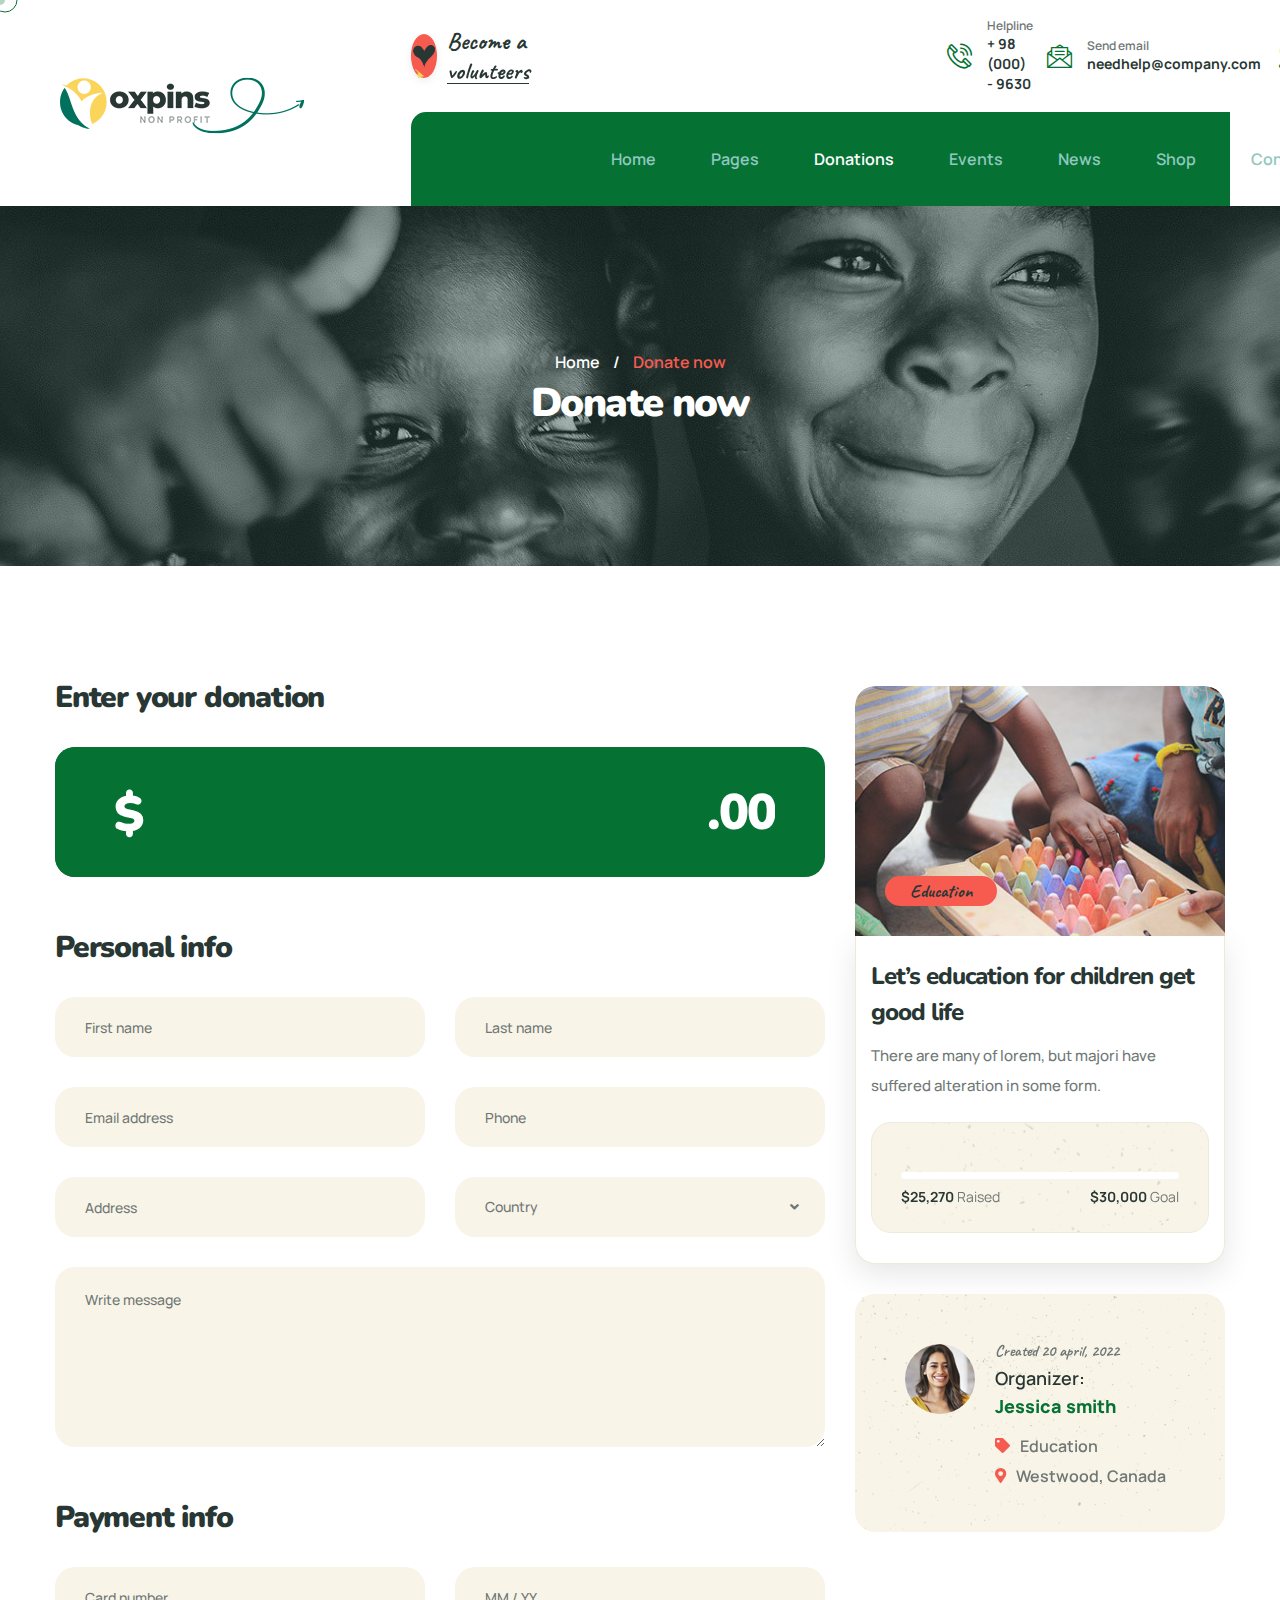
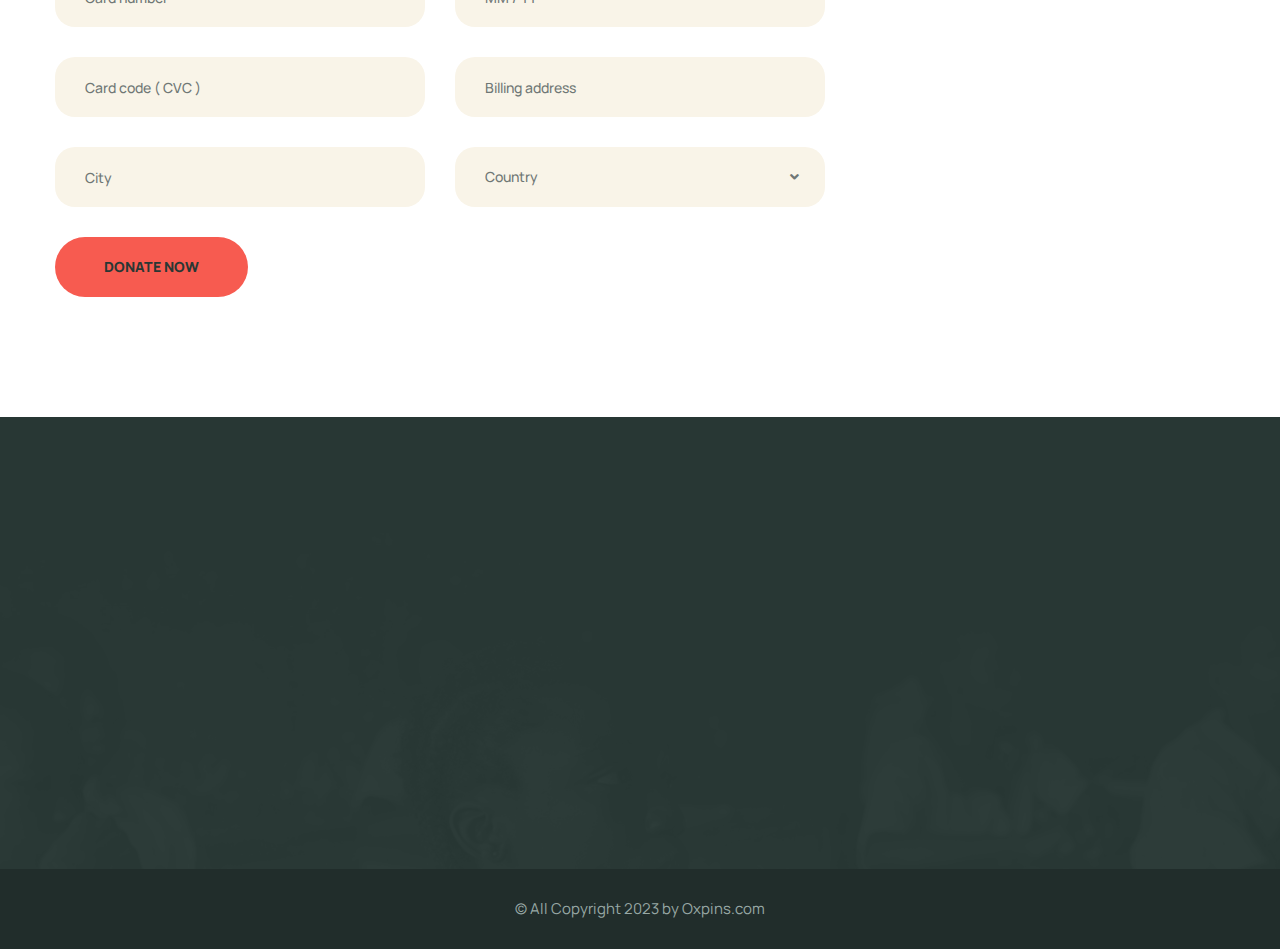
<file: donate-now.html>
<!DOCTYPE html>
<html lang="en">


<!-- Mirrored from layerdrops.com/oxpinshtml/main-html/donate-now.html by HTTrack Website Copier/3.x [XR&CO'2014], Thu, 30 Nov 2023 17:38:08 GMT -->
<head>
    <meta charset="UTF-8" />
    <meta name="viewport" content="width=device-width, initial-scale=1.0" />
    <title> Donate Now || Oxpins || Oxpins HTML 5 Template </title>
    <!-- favicons Icons -->
    <link rel="apple-touch-icon" sizes="180x180" href="assets/images/favicons/apple-touch-icon.png" />
    <link rel="icon" type="image/png" sizes="32x32" href="assets/images/favicons/favicon-32x32.png" />
    <link rel="icon" type="image/png" sizes="16x16" href="assets/images/favicons/favicon-16x16.png" />
    <link rel="manifest" href="assets/images/favicons/site.webmanifest" />
    <meta name="description" content="Oxpins HTML 5 Template " />

    <!-- fonts -->
    <link rel="preconnect" href="https://fonts.googleapis.com/">

    <link rel="preconnect" href="https://fonts.gstatic.com/" crossorigin>

    <link
        href="https://fonts.googleapis.com/css2?family=Nunito:ital,wght@0,200;0,300;0,400;0,500;0,600;0,700;0,800;0,900;1,200;1,300;1,400;1,500;1,600;1,700;1,800;1,900&amp;display=swap"
        rel="stylesheet">

    <link href="https://fonts.googleapis.com/css2?family=Manrope:wght@200;300;400;500;600;700;800&amp;display=swap"
        rel="stylesheet">

    <link href="https://fonts.googleapis.com/css2?family=Caveat:wght@400;500;600;700&amp;display=swap" rel="stylesheet">


    <link rel="stylesheet" href="assets/vendors/bootstrap/css/bootstrap.min.css" />
    <link rel="stylesheet" href="assets/vendors/animate/animate.min.css" />
    <link rel="stylesheet" href="assets/vendors/animate/custom-animate.css" />
    <link rel="stylesheet" href="assets/vendors/fontawesome/css/all.min.css" />
    <link rel="stylesheet" href="assets/vendors/jarallax/jarallax.css" />
    <link rel="stylesheet" href="assets/vendors/jquery-magnific-popup/jquery.magnific-popup.css" />
    <link rel="stylesheet" href="assets/vendors/nouislider/nouislider.min.css" />
    <link rel="stylesheet" href="assets/vendors/nouislider/nouislider.pips.css" />
    <link rel="stylesheet" href="assets/vendors/odometer/odometer.min.css" />
    <link rel="stylesheet" href="assets/vendors/swiper/swiper.min.css" />
    <link rel="stylesheet" href="assets/vendors/oxpins-icons/style.css">
    <link rel="stylesheet" href="assets/vendors/tiny-slider/tiny-slider.min.css" />
    <link rel="stylesheet" href="assets/vendors/reey-font/stylesheet.css" />
    <link rel="stylesheet" href="assets/vendors/owl-carousel/owl.carousel.min.css" />
    <link rel="stylesheet" href="assets/vendors/owl-carousel/owl.theme.default.min.css" />
    <link rel="stylesheet" href="assets/vendors/bxslider/jquery.bxslider.css" />
    <link rel="stylesheet" href="assets/vendors/bootstrap-select/css/bootstrap-select.min.css" />
    <link rel="stylesheet" href="assets/vendors/vegas/vegas.min.css" />
    <link rel="stylesheet" href="assets/vendors/jquery-ui/jquery-ui.css" />
    <link rel="stylesheet" href="assets/vendors/timepicker/timePicker.css" />

    <!-- template styles -->
    <link rel="stylesheet" href="assets/css/oxpins.css" />
    <link rel="stylesheet" href="assets/css/oxpins-responsive.css" />
</head>

<body class="custom-cursor">

    <div class="custom-cursor__cursor"></div>
    <div class="custom-cursor__cursor-two"></div>





    <div class="preloader">
        <div class="preloader__image"></div>
    </div>
    <!-- /.preloader -->


    <div class="page-wrapper">
        <header class="main-header">
            <nav class="main-menu">
                <div class="main-menu__wrapper">
                    <div class="main-menu__wrapper-inner">
                        <div class="main-menu__left">
                            <div class="main-menu__logo">
                                <a href="index.html"><img src="assets/images/resources/logo-1.png" alt=""></a>
                            </div>
                            <div class="main-menu__shape-1 float-bob-x">
                                <img src="assets/images/shapes/main-menu-shape-1.png" alt="">
                            </div>
                        </div>
                        <div class="main-menu__right">
                            <div class="main-menu__right-top">
                                <div class="main-menu__right-top-left">
                                    <div class="main-menu__volunteers">
                                        <div class="main-menu__volunteers-icon">
                                            <img src="assets/images/icon/main-menu-heart-icon.png" alt="">
                                        </div>
                                        <div class="main-menu__volunteers-text-box">
                                            <p class="main-menu__volunteers-text"><a href="become-volunteer.html">Become
                                                    a
                                                    <span>volunteers</span></a></p>
                                        </div>
                                    </div>
                                </div>
                                <div class="main-menu__right-top-right">
                                    <div class="main-menu__right-top-address">
                                        <ul class="list-unstyled main-menu__right-top-address-list">
                                            <li>
                                                <div class="icon">
                                                    <span class="icon-phone-call"></span>
                                                </div>
                                                <div class="content">
                                                    <p>Helpline</p>
                                                    <h5><a href="tel:980009630">+ 98 (000) - 9630</a></h5>
                                                </div>
                                            </li>
                                            <li>
                                                <div class="icon">
                                                    <span class="icon-message"></span>
                                                </div>
                                                <div class="content">
                                                    <p>Send email</p>
                                                    <h5><a href="mailto:needhelp@company.com">needhelp@company.com</a>
                                                    </h5>
                                                </div>
                                            </li>
                                            <li>
                                                <div class="icon">
                                                    <span class="icon-location"></span>
                                                </div>
                                                <div class="content">
                                                    <p>380 St Kilda Road</p>
                                                    <h5>Melbourne, Australia</h5>
                                                </div>
                                            </li>
                                        </ul>
                                    </div>
                                    <div class="main-menu__right-top-social">
                                        <a href="#"><i class="fab fa-twitter"></i></a>
                                        <a href="#"><i class="fab fa-facebook"></i></a>
                                        <a href="#"><i class="fab fa-pinterest-p"></i></a>
                                        <a href="#"><i class="fab fa-instagram"></i></a>
                                    </div>
                                </div>
                            </div>
                            <div class="main-menu__right-bottom">
                                <div class="main-menu__main-menu-box">
                                    <a href="#" class="mobile-nav__toggler"><i class="fa fa-bars"></i></a>
                                    <ul class="main-menu__list">
                                        <li class="dropdown megamenu">
                                            <a href="index.html">Home </a>
                                            <ul>
                                                <li>
                                                    <section class="home-showcase megamenu-left">
                                                        <div class="container">
                                                            <div class="home-showcase__inner">
                                                                <div class="row">
                                                                    <div class="col-lg-3">
                                                                        <div class="home-showcase__item">
                                                                            <div class="home-showcase__image">
                                                                                <img src="assets/images/home-showcase/home-showcase-1-1.jpg"
                                                                                    alt="">
                                                                                <div class="home-showcase__buttons">
                                                                                    <a href="index.html"
                                                                                        class="thm-btn home-showcase__buttons__item">Multi
                                                                                        Page</a>
                                                                                    <a href="index-one-page.html"
                                                                                        class="thm-btn home-showcase__buttons__item">One
                                                                                        Page</a>
                                                                                </div><!-- /.home-showcase__buttons -->
                                                                            </div><!-- /.home-showcase__image -->
                                                                            <h3 class="home-showcase__title">Home page
                                                                                01</h3><!-- /.home-showcase__title -->
                                                                        </div><!-- /.home-showcase__item -->
                                                                    </div><!-- /.col-lg-3 -->
                                                                    <div class="col-lg-3">
                                                                        <div class="home-showcase__item">
                                                                            <div class="home-showcase__image">
                                                                                <img src="assets/images/home-showcase/home-showcase-1-2.jpg"
                                                                                    alt="">
                                                                                <div class="home-showcase__buttons">
                                                                                    <a href="index2.html"
                                                                                        class="thm-btn home-showcase__buttons__item">Multi
                                                                                        Page</a>
                                                                                    <a href="index2-one-page.html"
                                                                                        class="thm-btn home-showcase__buttons__item">One
                                                                                        Page</a>
                                                                                </div><!-- /.home-showcase__buttons -->
                                                                            </div><!-- /.home-showcase__image -->
                                                                            <h3 class="home-showcase__title">Home page
                                                                                02
                                                                            </h3><!-- /.home-showcase__title -->
                                                                        </div><!-- /.home-showcase__item -->
                                                                    </div><!-- /.col-lg-3 -->
                                                                    <div class="col-lg-3">
                                                                        <div class="home-showcase__item">
                                                                            <div class="home-showcase__image">
                                                                                <img src="assets/images/home-showcase/home-showcase-1-3.jpg"
                                                                                    alt="">
                                                                                <div class="home-showcase__buttons">
                                                                                    <a href="index3.html"
                                                                                        class="thm-btn home-showcase__buttons__item">Multi
                                                                                        Page</a>
                                                                                    <a href="index3-one-page.html"
                                                                                        class="thm-btn home-showcase__buttons__item">One
                                                                                        Page</a>
                                                                                </div><!-- /.home-showcase__buttons -->
                                                                            </div><!-- /.home-showcase__image -->
                                                                            <h3 class="home-showcase__title">Home page
                                                                                03
                                                                            </h3><!-- /.home-showcase__title -->
                                                                        </div><!-- /.home-showcase__item -->
                                                                    </div><!-- /.col-lg-3 -->
                                                                    <div class="col-lg-3">
                                                                        <div class="home-showcase__item">
                                                                            <div class="home-showcase__image">
                                                                                <img src="assets/images/home-showcase/home-showcase-1-4.jpg"
                                                                                    alt="">
                                                                                <div class="home-showcase__buttons">
                                                                                    <a href="index-dark.html"
                                                                                        class="thm-btn home-showcase__buttons__item">View
                                                                                        Page</a>
                                                                                </div><!-- /.home-showcase__buttons -->
                                                                            </div><!-- /.home-showcase__image -->
                                                                            <h3 class="home-showcase__title">Home page
                                                                                04
                                                                            </h3><!-- /.home-showcase__title -->
                                                                        </div><!-- /.home-showcase__item -->
                                                                    </div><!-- /.col-lg-3 -->
                                                                </div><!-- /.row -->
                                                            </div><!-- /.home-showcase__inner -->

                                                        </div><!-- /.container -->
                                                    </section>
                                                </li>
                                            </ul>
                                        </li>
                                        <li class="dropdown">
                                            <a href="#">Pages</a>
                                            <ul>
                                                <li><a href="about.html">About</a></li>
                                                <li><a href="volunteer.html">Volunteer</a></li>
                                                <li><a href="become-volunteer.html">Become volunteer</a></li>
                                                <li><a href="volunteer-carousel.html">Volunteer carousel</a></li>
                                                <li><a href="gallery.html">Gallery</a></li>
                                                <li><a href="gallery-carousel.html">Gallery carousel</a></li>
                                                <li><a href="faq.html">FAQs</a></li>
                                                <li><a href="404.html">404 Error</a></li>
                                            </ul>
                                        </li>
                                        <li class="dropdown">
                                            <a href="#">Donations</a>
                                            <ul>
                                                <li><a href="donation.html">Donation</a></li>
                                                <li><a href="donations-list.html">Donation list</a></li>
                                                <li><a href="donation-carousel.html">Donation carousel</a></li>
                                                <li><a href="donation-details.html">Donation details</a></li>
                                                <li><a href="donate-now.html">Donate Now</a></li>
                                            </ul>
                                        </li>
                                        <li class="dropdown">
                                            <a href="#">Events</a>
                                            <ul>
                                                <li><a href="events.html">Events</a></li>
                                                <li><a href="events-carousel.html">Events carousel</a></li>
                                                <li><a href="event-details.html">Event details</a></li>
                                            </ul>
                                        </li>
                                        <li class="dropdown">
                                            <a href="#">News</a>
                                            <ul>
                                                <li><a href="news.html">News</a></li>
                                                <li><a href="news-carousel.html">News carousel</a></li>
                                                <li><a href="news-sidebar.html">News right sidebar</a></li>
                                                <li><a href="news-sidebar-left.html">News left sidebar</a></li>
                                                <li><a href="news-details.html">News details</a></li>
                                            </ul>
                                        </li>
                                        <li class="dropdown">
                                            <a href="products.html">Shop</a>
                                            <ul>
                                                <li><a href="products.html">Shop</a></li>
                                                <li><a href="product-details.html">Product details</a></li>
                                                <li><a href="cart.html">Cart</a></li>
                                                <li><a href="checkout.html">Checkout</a></li>
                                            </ul>
                                        </li>
                                        <li>
                                            <a href="contact.html">Contact</a>
                                        </li>
                                    </ul>
                                </div>
                                <div class="main-menu__main-menu-content-box">
                                    <div class="main-menu__search-cat-btn-box">
                                        <div class="main-menu__search-box">
                                            <a href="#"
                                                class="main-menu__search search-toggler icon-magnifying-glass"></a>
                                        </div>
                                        <div class="main-menu__cat-box">
                                            <a href="cart.html" class="main-menu__cart icon-shopping-cart"></a>
                                        </div>
                                        <div class="main-menu__btn-box">
                                            <a href="donate-now.html" class="main-menu__btn"> <span
                                                    class="fa fa-heart"></span> Donate
                                                now</a>
                                        </div>
                                    </div>
                                </div>
                            </div>
                        </div>
                    </div>
                </div>
            </nav>
        </header>

        <div class="stricky-header stricked-menu main-menu">
            <div class="sticky-header__content"></div><!-- /.sticky-header__content -->
        </div><!-- /.stricky-header -->

        <!--Page Header Start-->
        <section class="page-header">
            <div class="page-header-bg" style="background-image: url(assets/images/backgrounds/page-header-bg.jpg)">
            </div>
            <div class="container">
                <div class="page-header__inner">
                    <ul class="thm-breadcrumb list-unstyled">
                        <li><a href="index.html">Home</a></li>
                        <li><span>/</span></li>
                        <li class="active">Donate now</li>
                    </ul>
                    <h2>Donate now</h2>
                </div>
            </div>
        </section>
        <!--Page Header End-->

        <!--Donate Now Start-->
        <section class="donate-now">
            <div class="container">
                <div class="row">
                    <div class="col-xl-8 col-lg-7">
                        <div class="donate-now__left">
                            <div class="donate-now__enter-donation">
                                <h3 class="donate-now__title">Enter your donation</h3>
                                <div class="donate-now__enter-donation-input">
                                    <select class="selectpicker">
                                        <option>$</option>
                                        <option>₤</option>
                                        <option>¥</option>
                                    </select>
                                    <input type="text" name="donation-money" value=".00">
                                </div>
                            </div>
                            <div class="donate-now__personal-info-box">
                                <h3 class="donate-now__title">Personal info</h3>
                                <form class="donate-now__personal-info-form">
                                    <div class="row">
                                        <div class="col-xl-6">
                                            <div class="donate-now__personal-info-input">
                                                <input type="text" placeholder="First name" name="name">
                                            </div>
                                        </div>
                                        <div class="col-xl-6">
                                            <div class="donate-now__personal-info-input">
                                                <input type="text" placeholder="Last name" name="last-name">
                                            </div>
                                        </div>
                                        <div class="col-xl-6">
                                            <div class="donate-now__personal-info-input">
                                                <input type="email" placeholder="Email address" name="email">
                                            </div>
                                        </div>
                                        <div class="col-xl-6">
                                            <div class="donate-now__personal-info-input">
                                                <input type="text" placeholder="Phone" name="phone">
                                            </div>
                                        </div>
                                        <div class="col-xl-6">
                                            <div class="donate-now__personal-info-input">
                                                <input type="text" placeholder="Address" name="Address">
                                            </div>
                                        </div>
                                        <div class="col-xl-6">
                                            <div class="donate-now__personal-info-input">
                                                <select class="selectpicker" aria-label="Default select example">
                                                    <option selected>Country</option>
                                                    <option value="1">USA</option>
                                                    <option value="2">England</option>
                                                    <option value="3">Australia</option>
                                                </select>
                                            </div>
                                        </div>
                                    </div>
                                    <div class="row">
                                        <div class="col-xl-12">
                                            <div
                                                class="donate-now__personal-info-input donate-now__personal-info-message-box">
                                                <textarea name="message" placeholder="Write message"></textarea>
                                            </div>
                                        </div>
                                    </div>
                                </form>
                            </div>
                            <div class="donate-now__payment-info">
                                <h3 class="donate-now__title">Payment info</h3>
                                <form class="donate-now__payment-info-form">
                                    <div class="row">
                                        <div class="col-xl-6">
                                            <div class="donate-now__payment-info-input">
                                                <input type="text" placeholder="Card number" name="number">
                                            </div>
                                        </div>
                                        <div class="col-xl-6">
                                            <div class="donate-now__payment-info-input">
                                                <input type="text" placeholder="MM / YY" name="date" id="datepicker">
                                            </div>
                                        </div>
                                        <div class="col-xl-6">
                                            <div class="donate-now__payment-info-input">
                                                <input type="text" placeholder="Card code ( CVC )" name="code">
                                            </div>
                                        </div>
                                        <div class="col-xl-6">
                                            <div class="donate-now__payment-info-input">
                                                <input type="text" placeholder="Billing address" name="Billing">
                                            </div>
                                        </div>
                                        <div class="col-xl-6">
                                            <div class="donate-now__payment-info-input">
                                                <input type="text" placeholder="City" name="City">
                                            </div>
                                        </div>
                                        <div class="col-xl-6">
                                            <div class="donate-now__payment-info-input">
                                                <select class="selectpicker" aria-label="Default select example">
                                                    <option selected>Country</option>
                                                    <option value="1">USA</option>
                                                    <option value="2">England</option>
                                                    <option value="3">Australia</option>
                                                </select>
                                            </div>
                                        </div>
                                    </div>
                                    <div class="donate-now__payment-info-btn-box">
                                        <button type="submit" class="thm-btn donate-now__payment-info-btn">Donate
                                            now</button>
                                    </div>
                                </form>
                            </div>
                        </div>
                    </div>
                    <div class="col-xl-4 col-lg-5">
                        <div class="donate-now__right">
                            <div class="causes-one__single">
                                <div class="causes-one__img">
                                    <img src="assets/images/resources/causes-1-1.jpg" alt="">
                                    <div class="causes-one__cat">
                                        <p>Education</p>
                                    </div>
                                </div>
                                <div class="causes-one__content">
                                    <h3 class="causes-one__title"><a href="donation-details.html">Let’s education for
                                            children get good
                                            life</a>
                                    </h3>
                                    <p class="causes-one__text">There are many of lorem, but majori have
                                        suffered alteration in some form.</p>
                                    <div class="causes-one__progress">
                                        <div class="causes-one__progress-shape"
                                            style="background-image: url(assets/images/shapes/causes-one-progress-shape-1.png);">
                                        </div>
                                        <div class="bar">
                                            <div class="bar-inner count-bar" data-percent="36%">
                                                <div class="count-text">36%</div>
                                            </div>
                                        </div>
                                        <div class="causes-one__goals">
                                            <p><span>$25,270</span> Raised</p>
                                            <p><span>$30,000</span> Goal</p>
                                        </div>
                                    </div>
                                </div>
                            </div>
                            <div class="donation-details__organizer">
                                <div class="sidebar-shape-1"
                                    style="background-image: url(assets/images/shapes/sidebar-shape-1.png);"></div>
                                <div class="donation-details__organizer-img">
                                    <img src="assets/images/resources/donation-details-organizer-img.jpg" alt="">
                                </div>
                                <div class="donation-details__organizer-content">
                                    <p class="donation-details__organizer-date">Created 20 april, 2022</p>
                                    <p class="donation-details__organizer-title">Organizer:</p>
                                    <p class="donation-details__organizer-name">Jessica smith</p>
                                    <ul class="list-unstyled donation-details__organizer-list">
                                        <li>
                                            <div class="icon">
                                                <span class="fas fa-tag"></span>
                                            </div>
                                            <div class="text">
                                                <p>Education</p>
                                            </div>
                                        </li>
                                        <li>
                                            <div class="icon">
                                                <span class="fas fa-map-marker-alt"></span>
                                            </div>
                                            <div class="text">
                                                <p>Westwood, Canada</p>
                                            </div>
                                        </li>
                                    </ul>
                                </div>
                            </div>
                        </div>
                    </div>
                </div>
            </div>
        </section>
        <!--Donate Now End-->

        <!--Site Footer Start-->
        <footer class="site-footer">
            <div class="site-footer-bg" style="background-image: url(assets/images/backgrounds/site-footer-bg.jpg);">
            </div>
            <div class="site-footer__top">
                <div class="container">
                    <div class="row">
                        <div class="col-xl-4 col-lg-6 col-md-6 wow fadeInUp" data-wow-delay="100ms">
                            <div class="footer-widget__column footer-widget__about">
                                <div class="footer-widget__about-logo">
                                    <a href="index.html"><img src="assets/images/resources/footer-logo.png" alt=""></a>
                                </div>
                                <div class="footer-widget__about-text-box">
                                    <p class="footer-widget__about-text">Nulla ultricies justo sit amet ante efficitur,
                                        eget pharetra augue efficitur. Vestibulum viverra, dolor sit amet ultricies.</p>
                                </div>
                                <div class="footer-widget__btn">
                                    <a href="donate-now.html"> <span class="fa fa-heart"></span>Donate now</a>
                                </div>
                            </div>
                        </div>
                        <div class="col-xl-2 col-lg-6 col-md-6 wow fadeInUp" data-wow-delay="200ms">
                            <div class="footer-widget__column footer-widget__links clearfix">
                                <h3 class="footer-widget__title">Links</h3>
                                <ul class="footer-widget__links-list list-unstyled clearfix">
                                    <li><a href="about.html">About us</a></li>
                                    <li><a href="contact.html">Contact</a></li>
                                    <li><a href="news.html">Latest News</a></li>
                                    <li><a href="event-details.html">Recent Events</a></li>
                                    <li><a href="donation.html">Donations</a></li>
                                </ul>
                            </div>
                        </div>
                        <div class="col-xl-2 col-lg-6 col-md-6 wow fadeInUp" data-wow-delay="300ms">
                            <div class="footer-widget__column footer-widget__non-profit clearfix">
                                <h3 class="footer-widget__title">Non profit</h3>
                                <ul class="footer-widget__non-profit-list list-unstyled clearfix">
                                    <li><a href="donation-details.html">Differently Abled Kids</a></li>
                                    <li><a href="donation-details.html">Help Child Cancer</a></li>
                                    <li><a href="donation-details.html">Clean Pure Water</a></li>
                                    <li><a href="donation-details.html">Give them Education</a></li>
                                    <li><a href="donation-details.html">Start a Fundraising</a></li>
                                </ul>
                            </div>
                        </div>
                        <div class="col-xl-4 col-lg-6 col-md-6 wow fadeInUp" data-wow-delay="400ms">
                            <div class="footer-widget__column footer-widget__contact">
                                <h3 class="footer-widget__title">Contact</h3>
                                <p class="footer-widget__contact-text">380 Street Kilda Broklyn Road <br> Melbourne
                                    Australia
                                </p>
                                <ul class="list-unstyled footer-widget__contact-list">
                                    <li>
                                        <div class="icon">
                                            <i class="fa fa-envelope"></i>
                                        </div>
                                        <div class="text">
                                            <p><a href="mailto:needhelp@company.com ">needhelp@company.com</a></p>
                                        </div>
                                    </li>
                                    <li>
                                        <div class="icon">
                                            <i class="fas fa-phone-alt"></i>
                                        </div>
                                        <div class="text">
                                            <p><a href="tel:980009630">+ 98 (000) - 9630</a></p>
                                        </div>
                                    </li>
                                </ul>
                                <div class="site-footer__social">
                                    <a href="#"><i class="fab fa-twitter"></i></a>
                                    <a href="#"><i class="fab fa-facebook"></i></a>
                                    <a href="#"><i class="fab fa-pinterest-p"></i></a>
                                    <a href="#"><i class="fab fa-instagram"></i></a>
                                </div>
                            </div>
                        </div>
                    </div>
                </div>
            </div>
            <div class="site-footer__bottom">
                <div class="container">
                    <div class="row">
                        <div class="col-xl-12">
                            <div class="site-footer__bottom-inner">
                                <p class="site-footer__bottom-text">© All Copyright 2023 by <a href="#">Oxpins.com</a>
                                </p>
                            </div>
                        </div>
                    </div>
                </div>
            </div>
        </footer>
        <!--Site Footer End-->


    </div><!-- /.page-wrapper -->


    <div class="mobile-nav__wrapper">
        <div class="mobile-nav__overlay mobile-nav__toggler"></div>
        <!-- /.mobile-nav__overlay -->
        <div class="mobile-nav__content">
            <span class="mobile-nav__close mobile-nav__toggler"><i class="fa fa-times"></i></span>

            <div class="logo-box">
                <a href="index.html" aria-label="logo image"><img src="assets/images/resources/logo-2.png" width="143"
                        alt="" /></a>
            </div>
            <!-- /.logo-box -->
            <div class="mobile-nav__container"></div>
            <!-- /.mobile-nav__container -->

            <ul class="mobile-nav__contact list-unstyled">
                <li>
                    <i class="fa fa-envelope"></i>
                    <a href="mailto:needhelp@packageName__.com">needhelp@oxpins.com</a>
                </li>
                <li>
                    <i class="fa fa-phone-alt"></i>
                    <a href="tel:666-888-0000">666 888 0000</a>
                </li>
            </ul><!-- /.mobile-nav__contact -->
            <div class="mobile-nav__top">
                <div class="mobile-nav__social">
                    <a href="#" class="fab fa-twitter"></a>
                    <a href="#" class="fab fa-facebook-square"></a>
                    <a href="#" class="fab fa-pinterest-p"></a>
                    <a href="#" class="fab fa-instagram"></a>
                </div><!-- /.mobile-nav__social -->
            </div><!-- /.mobile-nav__top -->



        </div>
        <!-- /.mobile-nav__content -->
    </div>
    <!-- /.mobile-nav__wrapper -->

    <div class="search-popup">
        <div class="search-popup__overlay search-toggler"></div>
        <!-- /.search-popup__overlay -->
        <div class="search-popup__content">
            <form action="#">
                <label for="search" class="sr-only">search here</label><!-- /.sr-only -->
                <input type="text" id="search" placeholder="Search Here..." />
                <button type="submit" aria-label="search submit" class="thm-btn">
                    <i class="icon-magnifying-glass"></i>
                </button>
            </form>
        </div>
        <!-- /.search-popup__content -->
    </div>
    <!-- /.search-popup -->

    <a href="#" data-target="html" class="scroll-to-target scroll-to-top"><i class="icon-up-arrow"></i></a>


    <script src="assets/vendors/jquery/jquery-3.6.0.min.js"></script>
    <script src="assets/vendors/bootstrap/js/bootstrap.bundle.min.js"></script>
    <script src="assets/vendors/jarallax/jarallax.min.js"></script>
    <script src="assets/vendors/jquery-ajaxchimp/jquery.ajaxchimp.min.js"></script>
    <script src="assets/vendors/jquery-appear/jquery.appear.min.js"></script>
    <script src="assets/vendors/jquery-circle-progress/jquery.circle-progress.min.js"></script>
    <script src="assets/vendors/jquery-magnific-popup/jquery.magnific-popup.min.js"></script>
    <script src="assets/vendors/jquery-validate/jquery.validate.min.js"></script>
    <script src="assets/vendors/nouislider/nouislider.min.js"></script>
    <script src="assets/vendors/odometer/odometer.min.js"></script>
    <script src="assets/vendors/swiper/swiper.min.js"></script>
    <script src="assets/vendors/tiny-slider/tiny-slider.min.js"></script>
    <script src="assets/vendors/wnumb/wNumb.min.js"></script>
    <script src="assets/vendors/wow/wow.js"></script>
    <script src="assets/vendors/isotope/isotope.js"></script>
    <script src="assets/vendors/countdown/countdown.min.js"></script>
    <script src="assets/vendors/owl-carousel/owl.carousel.min.js"></script>
    <script src="assets/vendors/bxslider/jquery.bxslider.min.js"></script>
    <script src="assets/vendors/bootstrap-select/js/bootstrap-select.min.js"></script>
    <script src="assets/vendors/vegas/vegas.min.js"></script>
    <script src="assets/vendors/jquery-ui/jquery-ui.js"></script>
    <script src="assets/vendors/timepicker/timePicker.js"></script>
    <script src="assets/vendors/circleType/jquery.circleType.js"></script>
    <script src="assets/vendors/circleType/jquery.lettering.min.js"></script>




    <!-- template js -->
    <script src="assets/js/oxpins.js"></script>
</body>


<!-- Mirrored from layerdrops.com/oxpinshtml/main-html/donate-now.html by HTTrack Website Copier/3.x [XR&CO'2014], Thu, 30 Nov 2023 17:38:08 GMT -->
</html>
</file>
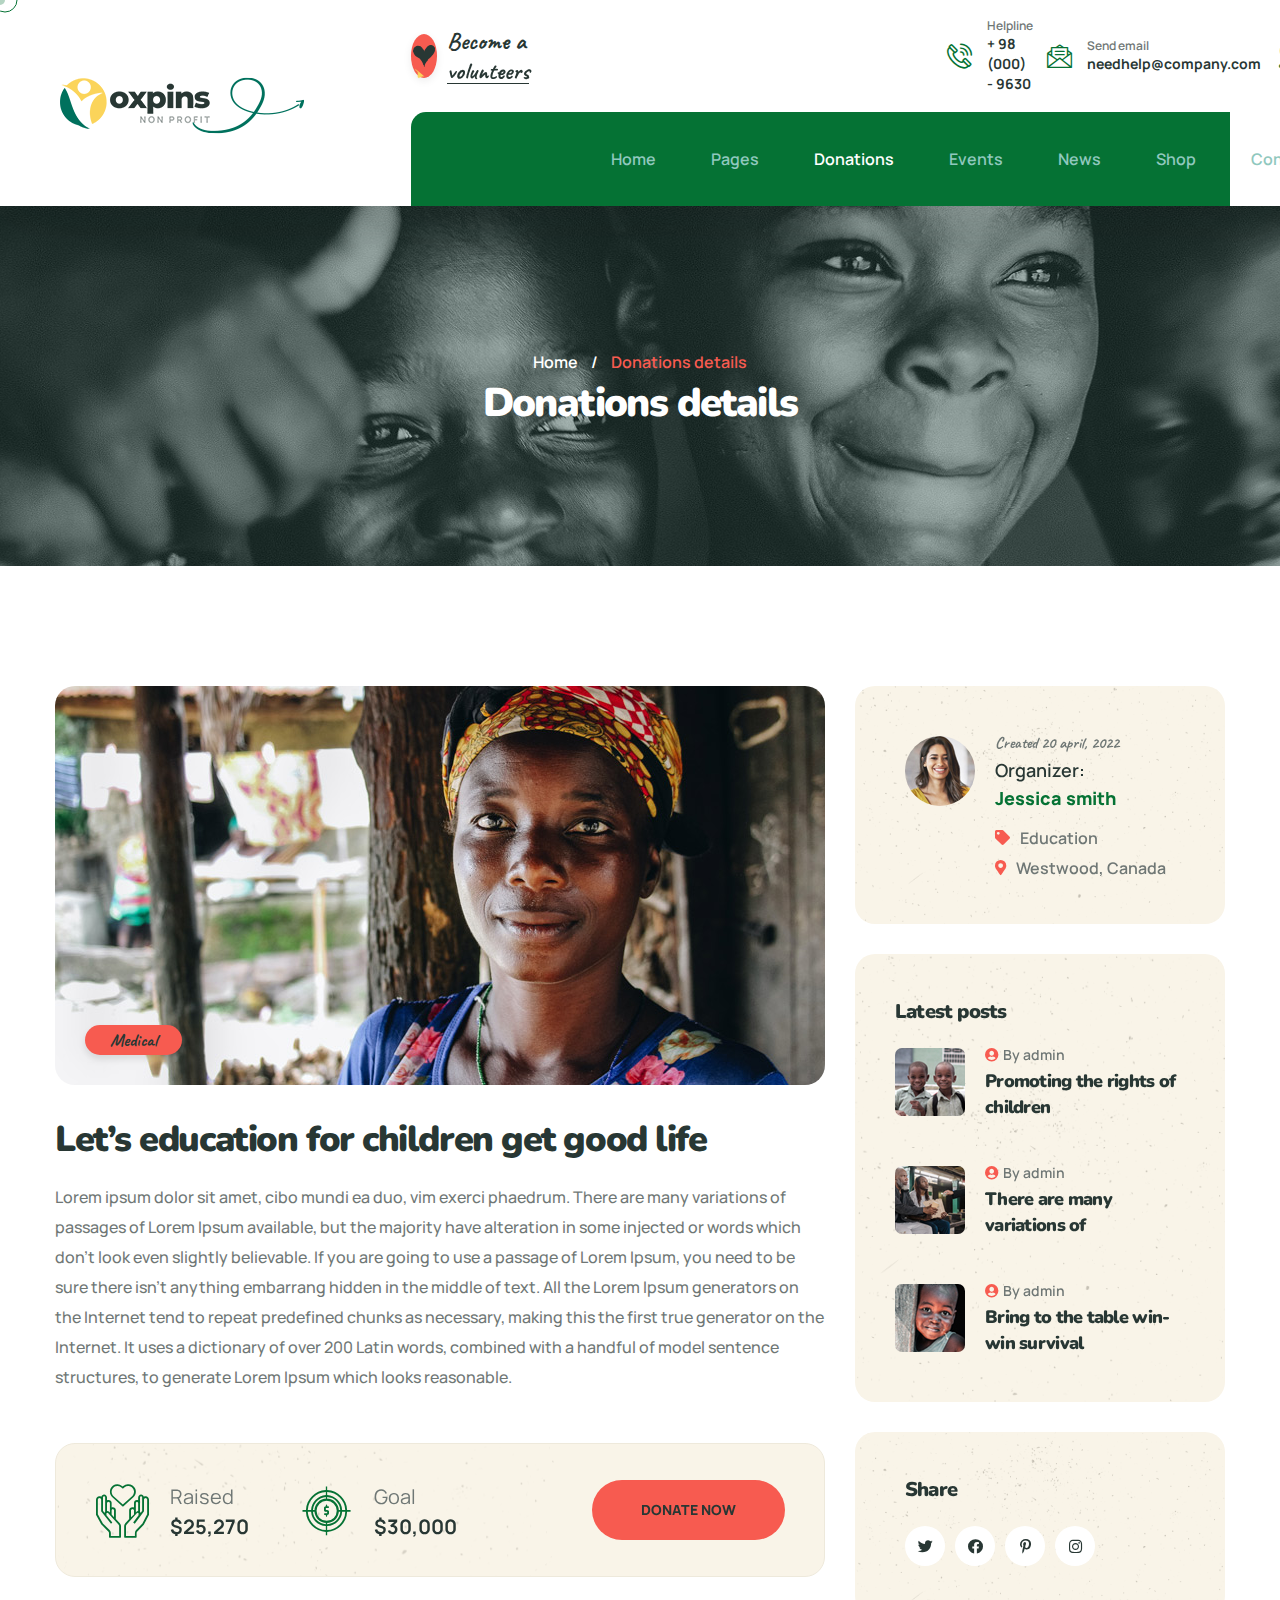
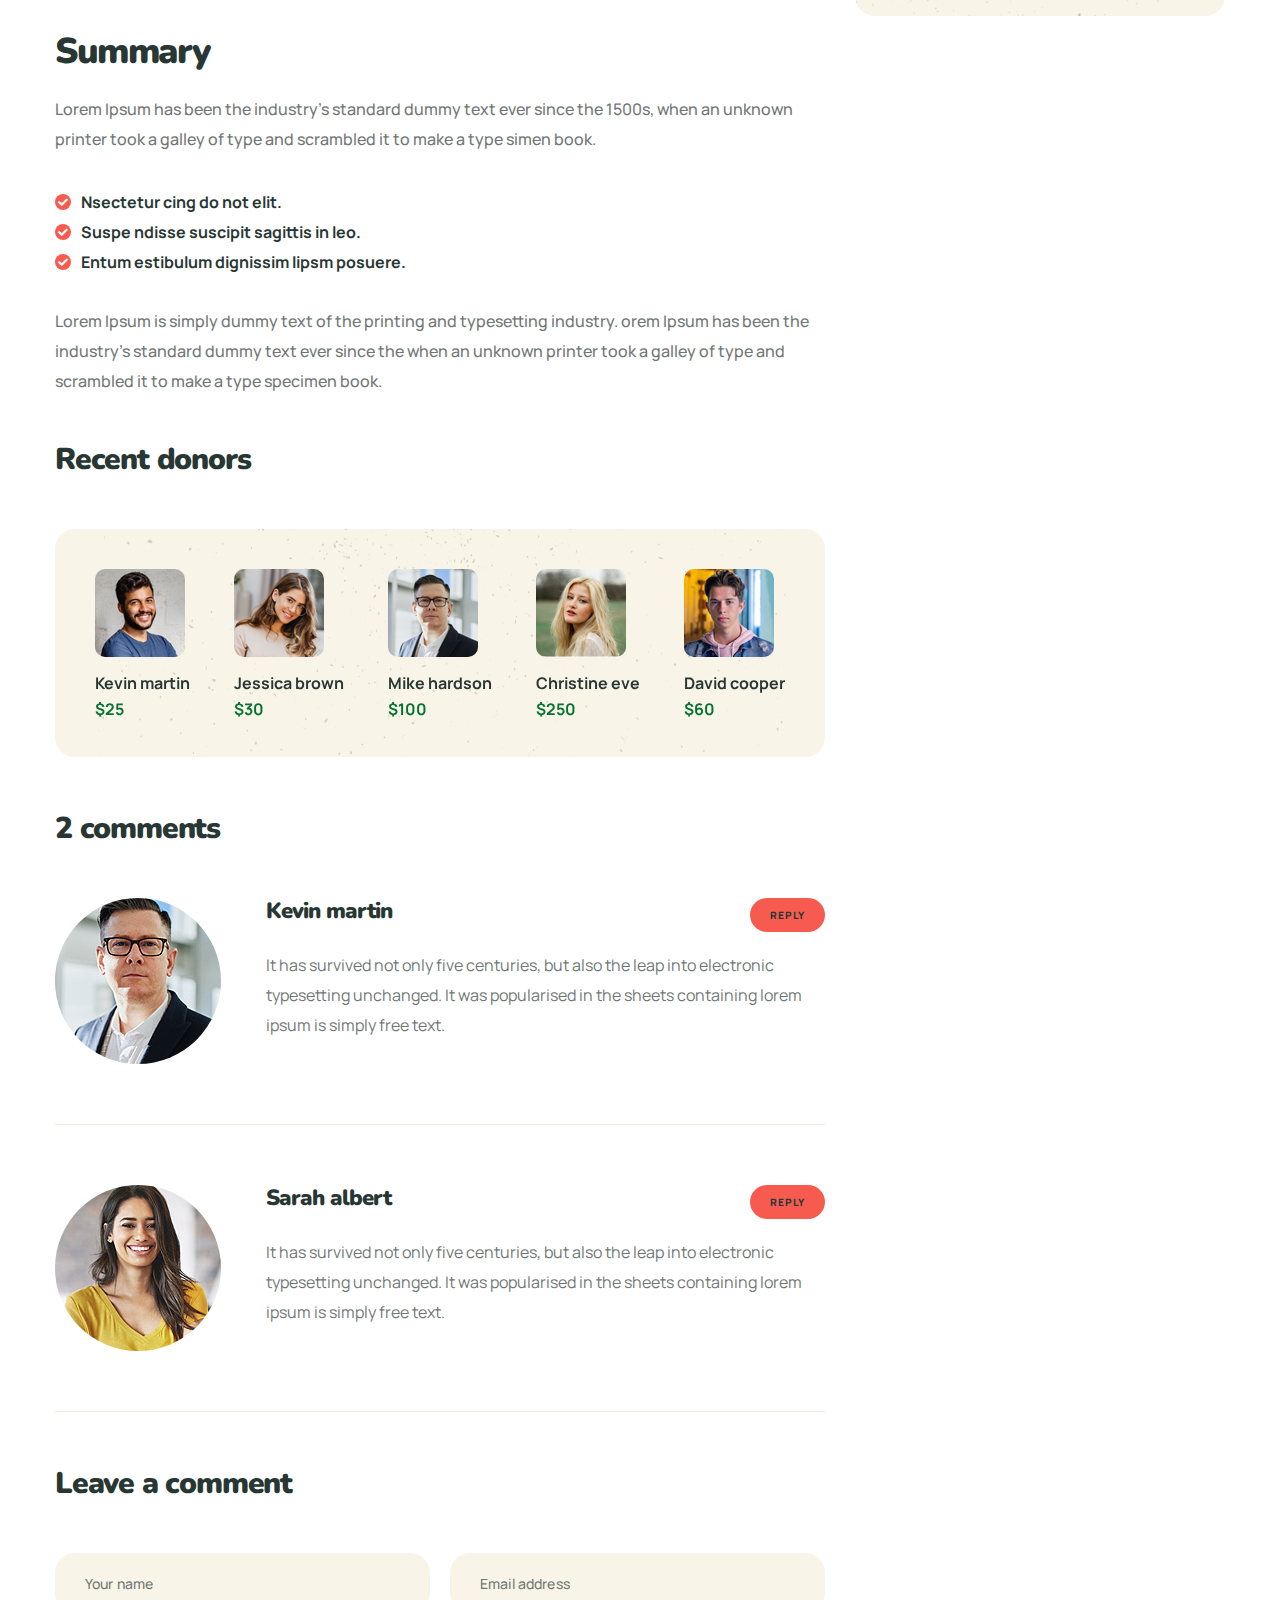
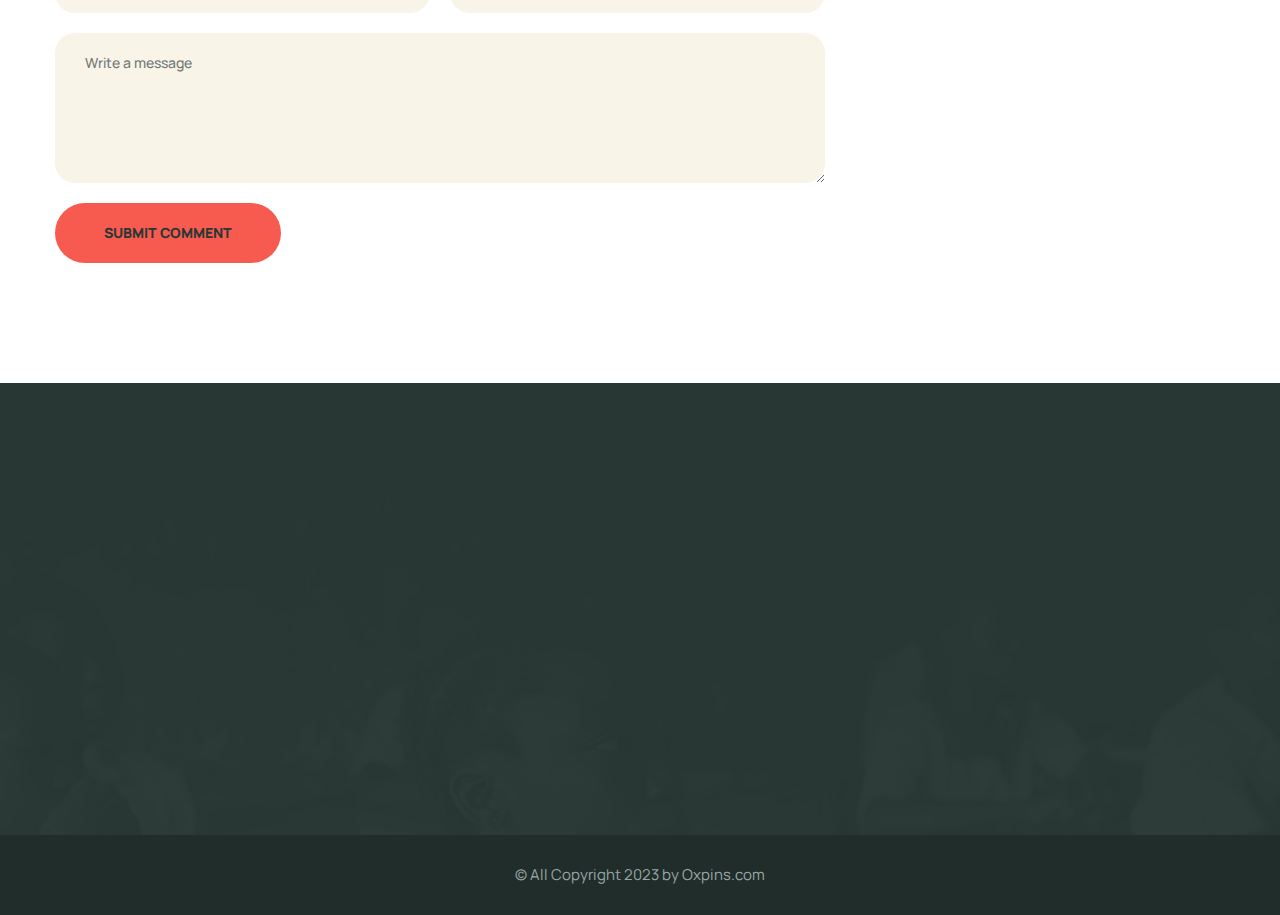
<file: donation-details.html>
<!DOCTYPE html>
<html lang="en">


<!-- Mirrored from layerdrops.com/oxpinshtml/main-html/donation-details.html by HTTrack Website Copier/3.x [XR&CO'2014], Thu, 30 Nov 2023 17:38:03 GMT -->
<head>
    <meta charset="UTF-8" />
    <meta name="viewport" content="width=device-width, initial-scale=1.0" />
    <title> Donation Details || Oxpins || Oxpins HTML 5 Template </title>
    <!-- favicons Icons -->
    <link rel="apple-touch-icon" sizes="180x180" href="assets/images/favicons/apple-touch-icon.png" />
    <link rel="icon" type="image/png" sizes="32x32" href="assets/images/favicons/favicon-32x32.png" />
    <link rel="icon" type="image/png" sizes="16x16" href="assets/images/favicons/favicon-16x16.png" />
    <link rel="manifest" href="assets/images/favicons/site.webmanifest" />
    <meta name="description" content="Oxpins HTML 5 Template " />

    <!-- fonts -->
    <link rel="preconnect" href="https://fonts.googleapis.com/">

    <link rel="preconnect" href="https://fonts.gstatic.com/" crossorigin>

    <link
        href="https://fonts.googleapis.com/css2?family=Nunito:ital,wght@0,200;0,300;0,400;0,500;0,600;0,700;0,800;0,900;1,200;1,300;1,400;1,500;1,600;1,700;1,800;1,900&amp;display=swap"
        rel="stylesheet">

    <link href="https://fonts.googleapis.com/css2?family=Manrope:wght@200;300;400;500;600;700;800&amp;display=swap"
        rel="stylesheet">

    <link href="https://fonts.googleapis.com/css2?family=Caveat:wght@400;500;600;700&amp;display=swap" rel="stylesheet">


    <link rel="stylesheet" href="assets/vendors/bootstrap/css/bootstrap.min.css" />
    <link rel="stylesheet" href="assets/vendors/animate/animate.min.css" />
    <link rel="stylesheet" href="assets/vendors/animate/custom-animate.css" />
    <link rel="stylesheet" href="assets/vendors/fontawesome/css/all.min.css" />
    <link rel="stylesheet" href="assets/vendors/jarallax/jarallax.css" />
    <link rel="stylesheet" href="assets/vendors/jquery-magnific-popup/jquery.magnific-popup.css" />
    <link rel="stylesheet" href="assets/vendors/nouislider/nouislider.min.css" />
    <link rel="stylesheet" href="assets/vendors/nouislider/nouislider.pips.css" />
    <link rel="stylesheet" href="assets/vendors/odometer/odometer.min.css" />
    <link rel="stylesheet" href="assets/vendors/swiper/swiper.min.css" />
    <link rel="stylesheet" href="assets/vendors/oxpins-icons/style.css">
    <link rel="stylesheet" href="assets/vendors/tiny-slider/tiny-slider.min.css" />
    <link rel="stylesheet" href="assets/vendors/reey-font/stylesheet.css" />
    <link rel="stylesheet" href="assets/vendors/owl-carousel/owl.carousel.min.css" />
    <link rel="stylesheet" href="assets/vendors/owl-carousel/owl.theme.default.min.css" />
    <link rel="stylesheet" href="assets/vendors/bxslider/jquery.bxslider.css" />
    <link rel="stylesheet" href="assets/vendors/bootstrap-select/css/bootstrap-select.min.css" />
    <link rel="stylesheet" href="assets/vendors/vegas/vegas.min.css" />
    <link rel="stylesheet" href="assets/vendors/jquery-ui/jquery-ui.css" />
    <link rel="stylesheet" href="assets/vendors/timepicker/timePicker.css" />

    <!-- template styles -->
    <link rel="stylesheet" href="assets/css/oxpins.css" />
    <link rel="stylesheet" href="assets/css/oxpins-responsive.css" />
</head>

<body class="custom-cursor">

    <div class="custom-cursor__cursor"></div>
    <div class="custom-cursor__cursor-two"></div>





    <div class="preloader">
        <div class="preloader__image"></div>
    </div>
    <!-- /.preloader -->


    <div class="page-wrapper">
        <header class="main-header">
            <nav class="main-menu">
                <div class="main-menu__wrapper">
                    <div class="main-menu__wrapper-inner">
                        <div class="main-menu__left">
                            <div class="main-menu__logo">
                                <a href="index.html"><img src="assets/images/resources/logo-1.png" alt=""></a>
                            </div>
                            <div class="main-menu__shape-1 float-bob-x">
                                <img src="assets/images/shapes/main-menu-shape-1.png" alt="">
                            </div>
                        </div>
                        <div class="main-menu__right">
                            <div class="main-menu__right-top">
                                <div class="main-menu__right-top-left">
                                    <div class="main-menu__volunteers">
                                        <div class="main-menu__volunteers-icon">
                                            <img src="assets/images/icon/main-menu-heart-icon.png" alt="">
                                        </div>
                                        <div class="main-menu__volunteers-text-box">
                                            <p class="main-menu__volunteers-text"><a href="become-volunteer.html">Become
                                                    a
                                                    <span>volunteers</span></a></p>
                                        </div>
                                    </div>
                                </div>
                                <div class="main-menu__right-top-right">
                                    <div class="main-menu__right-top-address">
                                        <ul class="list-unstyled main-menu__right-top-address-list">
                                            <li>
                                                <div class="icon">
                                                    <span class="icon-phone-call"></span>
                                                </div>
                                                <div class="content">
                                                    <p>Helpline</p>
                                                    <h5><a href="tel:980009630">+ 98 (000) - 9630</a></h5>
                                                </div>
                                            </li>
                                            <li>
                                                <div class="icon">
                                                    <span class="icon-message"></span>
                                                </div>
                                                <div class="content">
                                                    <p>Send email</p>
                                                    <h5><a href="mailto:needhelp@company.com">needhelp@company.com</a>
                                                    </h5>
                                                </div>
                                            </li>
                                            <li>
                                                <div class="icon">
                                                    <span class="icon-location"></span>
                                                </div>
                                                <div class="content">
                                                    <p>380 St Kilda Road</p>
                                                    <h5>Melbourne, Australia</h5>
                                                </div>
                                            </li>
                                        </ul>
                                    </div>
                                    <div class="main-menu__right-top-social">
                                        <a href="#"><i class="fab fa-twitter"></i></a>
                                        <a href="#"><i class="fab fa-facebook"></i></a>
                                        <a href="#"><i class="fab fa-pinterest-p"></i></a>
                                        <a href="#"><i class="fab fa-instagram"></i></a>
                                    </div>
                                </div>
                            </div>
                            <div class="main-menu__right-bottom">
                                <div class="main-menu__main-menu-box">
                                    <a href="#" class="mobile-nav__toggler"><i class="fa fa-bars"></i></a>
                                    <ul class="main-menu__list">
                                        <li class="dropdown megamenu">
                                            <a href="index.html">Home </a>
                                            <ul>
                                                <li>
                                                    <section class="home-showcase megamenu-left">
                                                        <div class="container">
                                                            <div class="home-showcase__inner">
                                                                <div class="row">
                                                                    <div class="col-lg-3">
                                                                        <div class="home-showcase__item">
                                                                            <div class="home-showcase__image">
                                                                                <img src="assets/images/home-showcase/home-showcase-1-1.jpg"
                                                                                    alt="">
                                                                                <div class="home-showcase__buttons">
                                                                                    <a href="index.html"
                                                                                        class="thm-btn home-showcase__buttons__item">Multi
                                                                                        Page</a>
                                                                                    <a href="index-one-page.html"
                                                                                        class="thm-btn home-showcase__buttons__item">One
                                                                                        Page</a>
                                                                                </div><!-- /.home-showcase__buttons -->
                                                                            </div><!-- /.home-showcase__image -->
                                                                            <h3 class="home-showcase__title">Home page
                                                                                01</h3><!-- /.home-showcase__title -->
                                                                        </div><!-- /.home-showcase__item -->
                                                                    </div><!-- /.col-lg-3 -->
                                                                    <div class="col-lg-3">
                                                                        <div class="home-showcase__item">
                                                                            <div class="home-showcase__image">
                                                                                <img src="assets/images/home-showcase/home-showcase-1-2.jpg"
                                                                                    alt="">
                                                                                <div class="home-showcase__buttons">
                                                                                    <a href="index2.html"
                                                                                        class="thm-btn home-showcase__buttons__item">Multi
                                                                                        Page</a>
                                                                                    <a href="index2-one-page.html"
                                                                                        class="thm-btn home-showcase__buttons__item">One
                                                                                        Page</a>
                                                                                </div><!-- /.home-showcase__buttons -->
                                                                            </div><!-- /.home-showcase__image -->
                                                                            <h3 class="home-showcase__title">Home page
                                                                                02
                                                                            </h3><!-- /.home-showcase__title -->
                                                                        </div><!-- /.home-showcase__item -->
                                                                    </div><!-- /.col-lg-3 -->
                                                                    <div class="col-lg-3">
                                                                        <div class="home-showcase__item">
                                                                            <div class="home-showcase__image">
                                                                                <img src="assets/images/home-showcase/home-showcase-1-3.jpg"
                                                                                    alt="">
                                                                                <div class="home-showcase__buttons">
                                                                                    <a href="index3.html"
                                                                                        class="thm-btn home-showcase__buttons__item">Multi
                                                                                        Page</a>
                                                                                    <a href="index3-one-page.html"
                                                                                        class="thm-btn home-showcase__buttons__item">One
                                                                                        Page</a>
                                                                                </div><!-- /.home-showcase__buttons -->
                                                                            </div><!-- /.home-showcase__image -->
                                                                            <h3 class="home-showcase__title">Home page
                                                                                03
                                                                            </h3><!-- /.home-showcase__title -->
                                                                        </div><!-- /.home-showcase__item -->
                                                                    </div><!-- /.col-lg-3 -->
                                                                    <div class="col-lg-3">
                                                                        <div class="home-showcase__item">
                                                                            <div class="home-showcase__image">
                                                                                <img src="assets/images/home-showcase/home-showcase-1-4.jpg"
                                                                                    alt="">
                                                                                <div class="home-showcase__buttons">
                                                                                    <a href="index-dark.html"
                                                                                        class="thm-btn home-showcase__buttons__item">View
                                                                                        Page</a>
                                                                                </div><!-- /.home-showcase__buttons -->
                                                                            </div><!-- /.home-showcase__image -->
                                                                            <h3 class="home-showcase__title">Home page
                                                                                04
                                                                            </h3><!-- /.home-showcase__title -->
                                                                        </div><!-- /.home-showcase__item -->
                                                                    </div><!-- /.col-lg-3 -->
                                                                </div><!-- /.row -->
                                                            </div><!-- /.home-showcase__inner -->

                                                        </div><!-- /.container -->
                                                    </section>
                                                </li>
                                            </ul>
                                        </li>
                                        <li class="dropdown">
                                            <a href="#">Pages</a>
                                            <ul>
                                                <li><a href="about.html">About</a></li>
                                                <li><a href="volunteer.html">Volunteer</a></li>
                                                <li><a href="become-volunteer.html">Become volunteer</a></li>
                                                <li><a href="volunteer-carousel.html">Volunteer carousel</a></li>
                                                <li><a href="gallery.html">Gallery</a></li>
                                                <li><a href="gallery-carousel.html">Gallery carousel</a></li>
                                                <li><a href="faq.html">FAQs</a></li>
                                                <li><a href="404.html">404 Error</a></li>
                                            </ul>
                                        </li>
                                        <li class="dropdown">
                                            <a href="#">Donations</a>
                                            <ul>
                                                <li><a href="donation.html">Donation</a></li>
                                                <li><a href="donations-list.html">Donation list</a></li>
                                                <li><a href="donation-carousel.html">Donation carousel</a></li>
                                                <li><a href="donation-details.html">Donation details</a></li>
                                                <li><a href="donate-now.html">Donate Now</a></li>
                                            </ul>
                                        </li>
                                        <li class="dropdown">
                                            <a href="#">Events</a>
                                            <ul>
                                                <li><a href="events.html">Events</a></li>
                                                <li><a href="events-carousel.html">Events carousel</a></li>
                                                <li><a href="event-details.html">Event details</a></li>
                                            </ul>
                                        </li>
                                        <li class="dropdown">
                                            <a href="#">News</a>
                                            <ul>
                                                <li><a href="news.html">News</a></li>
                                                <li><a href="news-carousel.html">News carousel</a></li>
                                                <li><a href="news-sidebar.html">News right sidebar</a></li>
                                                <li><a href="news-sidebar-left.html">News left sidebar</a></li>
                                                <li><a href="news-details.html">News details</a></li>
                                            </ul>
                                        </li>
                                        <li class="dropdown">
                                            <a href="products.html">Shop</a>
                                            <ul>
                                                <li><a href="products.html">Shop</a></li>
                                                <li><a href="product-details.html">Product details</a></li>
                                                <li><a href="cart.html">Cart</a></li>
                                                <li><a href="checkout.html">Checkout</a></li>
                                            </ul>
                                        </li>
                                        <li>
                                            <a href="contact.html">Contact</a>
                                        </li>
                                    </ul>
                                </div>
                                <div class="main-menu__main-menu-content-box">
                                    <div class="main-menu__search-cat-btn-box">
                                        <div class="main-menu__search-box">
                                            <a href="#"
                                                class="main-menu__search search-toggler icon-magnifying-glass"></a>
                                        </div>
                                        <div class="main-menu__cat-box">
                                            <a href="cart.html" class="main-menu__cart icon-shopping-cart"></a>
                                        </div>
                                        <div class="main-menu__btn-box">
                                            <a href="donate-now.html" class="main-menu__btn"> <span
                                                    class="fa fa-heart"></span> Donate
                                                now</a>
                                        </div>
                                    </div>
                                </div>
                            </div>
                        </div>
                    </div>
                </div>
            </nav>
        </header>

        <div class="stricky-header stricked-menu main-menu">
            <div class="sticky-header__content"></div><!-- /.sticky-header__content -->
        </div><!-- /.stricky-header -->

        <!--Page Header Start-->
        <section class="page-header">
            <div class="page-header-bg" style="background-image: url(assets/images/backgrounds/page-header-bg.jpg)">
            </div>
            <div class="container">
                <div class="page-header__inner">
                    <ul class="thm-breadcrumb list-unstyled">
                        <li><a href="index.html">Home</a></li>
                        <li><span>/</span></li>
                        <li class="active">Donations details</li>
                    </ul>
                    <h2>Donations details</h2>
                </div>
            </div>
        </section>
        <!--Page Header End-->

        <!--Donation Details Start-->
        <section class="donation-details">
            <div class="container">
                <div class="row">
                    <div class="col-xl-8 col-lg-7">
                        <div class="donation-details__left">
                            <div class="donation-details__top">
                                <div class="donation-details__img">
                                    <img src="assets/images/resources/donation-details-img-1.jpg" alt="">
                                    <div class="donation-details__date">
                                        <p>Medical</p>
                                    </div>
                                </div>
                                <div class="donation-details__content">
                                    <h3 class="donation-details__title">Let’s education for children get good life</h3>
                                    <p class="donation-details__text">Lorem ipsum dolor sit amet, cibo mundi ea duo, vim
                                        exerci phaedrum. There are many variations of passages of Lorem Ipsum available,
                                        but the majority have alteration in some injected or words which don't look even
                                        slightly believable. If you are going to use a passage of Lorem Ipsum, you need
                                        to be sure there isn't anything embarrang hidden in the middle of text. All the
                                        Lorem Ipsum generators on the Internet tend to repeat predefined chunks as
                                        necessary, making this the first true generator on the Internet. It uses a
                                        dictionary of over 200 Latin words, combined with a handful of model sentence
                                        structures, to generate Lorem Ipsum which looks reasonable. </p>
                                </div>
                            </div>
                            <div class="donation-details__donate">
                                <div class="donation-details__donate-shape"
                                    style="background-image: url(assets/images/shapes/donation-details-donate-shape.png);">
                                </div>
                                <div class="donation-details__donate-left">
                                    <ul class="list-unstyled donation-details__donate-list">
                                        <li>
                                            <div class="icon">
                                                <span class="icon-solidarity"></span>
                                            </div>
                                            <div class="text">
                                                <span>Raised</span>
                                                <p>$25,270</p>
                                            </div>
                                        </li>
                                        <li>
                                            <div class="icon">
                                                <span class="icon-target-1"></span>
                                            </div>
                                            <div class="text">
                                                <span>Goal</span>
                                                <p>$30,000</p>
                                            </div>
                                        </li>
                                    </ul>
                                </div>
                                <div class="donation-details__donate-btn">
                                    <a href="donate-now.html" class="thm-btn">Donate now</a>
                                </div>
                            </div>
                            <div class="donation-details__summary">
                                <h3 class="donation-details__summary-title">Summary</h3>
                                <p class="donation-details__summary-text-1">Lorem Ipsum has been the industry's standard
                                    dummy text ever since the 1500s, when an unknown printer took a galley of type and
                                    scrambled it to make a type simen book.</p>
                                <ul class="list-unstyled donation-details__summary-list">
                                    <li>
                                        <div class="icon">
                                            <span class="fa fa-check"></span>
                                        </div>
                                        <div class="text">
                                            <p>Nsectetur cing do not elit.</p>
                                        </div>
                                    </li>
                                    <li>
                                        <div class="icon">
                                            <span class="fa fa-check"></span>
                                        </div>
                                        <div class="text">
                                            <p>Suspe ndisse suscipit sagittis in leo.</p>
                                        </div>
                                    </li>
                                    <li>
                                        <div class="icon">
                                            <span class="fa fa-check"></span>
                                        </div>
                                        <div class="text">
                                            <p>Entum estibulum dignissim lipsm posuere.</p>
                                        </div>
                                    </li>
                                </ul>
                                <p class="donation-details__summary-text-2">Lorem Ipsum is simply dummy text of the
                                    printing and typesetting industry. orem Ipsum has been the industry's standard dummy
                                    text ever since the when an unknown printer took a galley of type and scrambled it
                                    to make a type specimen book.</p>
                            </div>
                            <div class="donation-details__recent-donation">
                                <h3 class="donation-details__recent-donation-title">Recent donors</h3>
                                <div class="list-unstyled donation-details__recent-donation-inner">
                                    <div class="donation-details__recent-donation-shape"
                                        style="background-image: url(assets/images/shapes/recent-donation-shape-1.png);">
                                    </div>
                                    <ul class="list-unstyled donation-details__recent-donation-list">
                                        <li>
                                            <div class="donation-details__recent-donation-img">
                                                <img src="assets/images/resources/recent-donation-img-1.jpg" alt="">
                                            </div>
                                            <div class="donation-details__recent-donation-content">
                                                <p>Kevin martin</p>
                                                <span>$25</span>
                                            </div>
                                        </li>
                                        <li>
                                            <div class="donation-details__recent-donation-img">
                                                <img src="assets/images/resources/recent-donation-img-2.jpg" alt="">
                                            </div>
                                            <div class="donation-details__recent-donation-content">
                                                <p>Jessica brown</p>
                                                <span>$30</span>
                                            </div>
                                        </li>
                                        <li>
                                            <div class="donation-details__recent-donation-img">
                                                <img src="assets/images/resources/recent-donation-img-3.jpg" alt="">
                                            </div>
                                            <div class="donation-details__recent-donation-content">
                                                <p>Mike hardson</p>
                                                <span>$100</span>
                                            </div>
                                        </li>
                                        <li>
                                            <div class="donation-details__recent-donation-img">
                                                <img src="assets/images/resources/recent-donation-img-4.jpg" alt="">
                                            </div>
                                            <div class="donation-details__recent-donation-content">
                                                <p>Christine eve</p>
                                                <span>$250</span>
                                            </div>
                                        </li>
                                        <li>
                                            <div class="donation-details__recent-donation-img">
                                                <img src="assets/images/resources/recent-donation-img-5.jpg" alt="">
                                            </div>
                                            <div class="donation-details__recent-donation-content">
                                                <p>David cooper</p>
                                                <span>$60</span>
                                            </div>
                                        </li>
                                    </ul>
                                </div>
                            </div>
                            <div class="comment-one">
                                <h3 class="comment-one__title">2 comments</h3>
                                <div class="comment-one__single">
                                    <div class="comment-one__image">
                                        <img src="assets/images/blog/comment-1-1.jpg" alt="">
                                    </div>
                                    <div class="comment-one__content">
                                        <h3>Kevin martin</h3>
                                        <p>It has survived not only five centuries, but also the leap into electronic
                                            typesetting unchanged. It was popularised in the sheets containing lorem
                                            ipsum is simply free text.</p>
                                        <a href="news-details.html" class="thm-btn comment-one__btn">Reply</a>
                                    </div>
                                </div>
                                <div class="comment-one__single">
                                    <div class="comment-one__image">
                                        <img src="assets/images/blog/comment-1-2.jpg" alt="">
                                    </div>
                                    <div class="comment-one__content">
                                        <h3>Sarah albert</h3>
                                        <p>It has survived not only five centuries, but also the leap into electronic
                                            typesetting unchanged. It was popularised in the sheets containing lorem
                                            ipsum is simply free text.</p>
                                        <a href="news-details.html" class="thm-btn comment-one__btn">Reply</a>
                                    </div>
                                </div>
                            </div>
                            <div class="comment-form">
                                <h3 class="comment-form__title">Leave a comment</h3>
                                <form action="https://layerdrops.com/oxpinshtml/main-html/assets/inc/sendemail.php" class="comment-one__form contact-form-validated"
                                    novalidate="novalidate">
                                    <div class="row">
                                        <div class="col-xl-6">
                                            <div class="comment-form__input-box">
                                                <input type="text" placeholder="Your name" name="name">
                                            </div>
                                        </div>
                                        <div class="col-xl-6">
                                            <div class="comment-form__input-box">
                                                <input type="email" placeholder="Email address" name="email">
                                            </div>
                                        </div>
                                    </div>
                                    <div class="row">
                                        <div class="col-xl-12">
                                            <div class="comment-form__input-box text-message-box">
                                                <textarea name="message" placeholder="Write a message"></textarea>
                                            </div>
                                            <div class="comment-form__btn-box">
                                                <button type="submit" class="thm-btn comment-form__btn">Submit
                                                    comment</button>
                                            </div>
                                        </div>
                                    </div>
                                </form>
                            </div>
                        </div>
                    </div>
                    <div class="col-xl-4 col-lg-5">
                        <div class="donation-details__sidebar">
                            <div class="donation-details__organizer">
                                <div class="sidebar-shape-1"
                                    style="background-image: url(assets/images/shapes/sidebar-shape-1.png);"></div>
                                <div class="donation-details__organizer-img">
                                    <img src="assets/images/resources/donation-details-organizer-img.jpg" alt="">
                                </div>
                                <div class="donation-details__organizer-content">
                                    <p class="donation-details__organizer-date">Created 20 april, 2022</p>
                                    <p class="donation-details__organizer-title">Organizer:</p>
                                    <p class="donation-details__organizer-name">Jessica smith</p>
                                    <ul class="list-unstyled donation-details__organizer-list">
                                        <li>
                                            <div class="icon">
                                                <span class="fas fa-tag"></span>
                                            </div>
                                            <div class="text">
                                                <p>Education</p>
                                            </div>
                                        </li>
                                        <li>
                                            <div class="icon">
                                                <span class="fas fa-map-marker-alt"></span>
                                            </div>
                                            <div class="text">
                                                <p>Westwood, Canada</p>
                                            </div>
                                        </li>
                                    </ul>
                                </div>
                            </div>
                            <div class="sidebar__post">
                                <div class="sidebar-shape-1"
                                    style="background-image: url(assets/images/shapes/sidebar-shape-1.png);"></div>
                                <h3 class="sidebar__title">Latest posts</h3>
                                <ul class="sidebar__post-list list-unstyled">
                                    <li>
                                        <div class="sidebar__post-image">
                                            <img src="assets/images/blog/lp-1-1.jpg" alt="">
                                        </div>
                                        <div class="sidebar__post-content">
                                            <h3>
                                                <span class="sidebar__post-content-meta"><i
                                                        class="fas fa-user-circle"></i> By admin</span>
                                                <a href="news-details.html">Promoting the rights
                                                    of children</a>
                                            </h3>
                                        </div>
                                    </li>
                                    <li>
                                        <div class="sidebar__post-image">
                                            <img src="assets/images/blog/lp-1-2.jpg" alt="">
                                        </div>
                                        <div class="sidebar__post-content">
                                            <h3>
                                                <span class="sidebar__post-content-meta"><i
                                                        class="fas fa-user-circle"></i> By admin</span>
                                                <a href="news-details.html">There are many variations of</a>
                                            </h3>
                                        </div>
                                    </li>
                                    <li>
                                        <div class="sidebar__post-image">
                                            <img src="assets/images/blog/lp-1-3.jpg" alt="">
                                        </div>
                                        <div class="sidebar__post-content">
                                            <h3>
                                                <span class="sidebar__post-content-meta"><i
                                                        class="fas fa-user-circle"></i> By admin</span>
                                                <a href="news-details.html">Bring to the table win-win survival</a>
                                            </h3>
                                        </div>
                                    </li>
                                </ul>
                            </div>
                            <div class="donation-details__sidebar-shaare-cause">
                                <div class="sidebar-shape-1"
                                    style="background-image: url(assets/images/shapes/sidebar-shape-1.png);"></div>
                                <h3 class="donation-details__sidebar-shaare-cause-title">Share</h3>
                                <div class="donation-details__sidebar-shaare-cause-social">
                                    <a href="#"><i class="fab fa-twitter"></i></a>
                                    <a href="#"><i class="fab fa-facebook"></i></a>
                                    <a href="#"><i class="fab fa-pinterest-p"></i></a>
                                    <a href="#"><i class="fab fa-instagram"></i></a>
                                </div>
                            </div>
                        </div>
                    </div>
                </div>
            </div>
        </section>
        <!--Donation Details End-->

        <!--Site Footer Start-->
        <footer class="site-footer">
            <div class="site-footer-bg" style="background-image: url(assets/images/backgrounds/site-footer-bg.jpg);">
            </div>
            <div class="site-footer__top">
                <div class="container">
                    <div class="row">
                        <div class="col-xl-4 col-lg-6 col-md-6 wow fadeInUp" data-wow-delay="100ms">
                            <div class="footer-widget__column footer-widget__about">
                                <div class="footer-widget__about-logo">
                                    <a href="index.html"><img src="assets/images/resources/footer-logo.png" alt=""></a>
                                </div>
                                <div class="footer-widget__about-text-box">
                                    <p class="footer-widget__about-text">Nulla ultricies justo sit amet ante efficitur,
                                        eget pharetra augue efficitur. Vestibulum viverra, dolor sit amet ultricies.</p>
                                </div>
                                <div class="footer-widget__btn">
                                    <a href="donate-now.html"> <span class="fa fa-heart"></span>Donate now</a>
                                </div>
                            </div>
                        </div>
                        <div class="col-xl-2 col-lg-6 col-md-6 wow fadeInUp" data-wow-delay="200ms">
                            <div class="footer-widget__column footer-widget__links clearfix">
                                <h3 class="footer-widget__title">Links</h3>
                                <ul class="footer-widget__links-list list-unstyled clearfix">
                                    <li><a href="about.html">About us</a></li>
                                    <li><a href="contact.html">Contact</a></li>
                                    <li><a href="news.html">Latest News</a></li>
                                    <li><a href="event-details.html">Recent Events</a></li>
                                    <li><a href="donation.html">Donations</a></li>
                                </ul>
                            </div>
                        </div>
                        <div class="col-xl-2 col-lg-6 col-md-6 wow fadeInUp" data-wow-delay="300ms">
                            <div class="footer-widget__column footer-widget__non-profit clearfix">
                                <h3 class="footer-widget__title">Non profit</h3>
                                <ul class="footer-widget__non-profit-list list-unstyled clearfix">
                                    <li><a href="donation-details.html">Differently Abled Kids</a></li>
                                    <li><a href="donation-details.html">Help Child Cancer</a></li>
                                    <li><a href="donation-details.html">Clean Pure Water</a></li>
                                    <li><a href="donation-details.html">Give them Education</a></li>
                                    <li><a href="donation-details.html">Start a Fundraising</a></li>
                                </ul>
                            </div>
                        </div>
                        <div class="col-xl-4 col-lg-6 col-md-6 wow fadeInUp" data-wow-delay="400ms">
                            <div class="footer-widget__column footer-widget__contact">
                                <h3 class="footer-widget__title">Contact</h3>
                                <p class="footer-widget__contact-text">380 Street Kilda Broklyn Road <br> Melbourne
                                    Australia
                                </p>
                                <ul class="list-unstyled footer-widget__contact-list">
                                    <li>
                                        <div class="icon">
                                            <i class="fa fa-envelope"></i>
                                        </div>
                                        <div class="text">
                                            <p><a href="mailto:needhelp@company.com ">needhelp@company.com</a></p>
                                        </div>
                                    </li>
                                    <li>
                                        <div class="icon">
                                            <i class="fas fa-phone-alt"></i>
                                        </div>
                                        <div class="text">
                                            <p><a href="tel:980009630">+ 98 (000) - 9630</a></p>
                                        </div>
                                    </li>
                                </ul>
                                <div class="site-footer__social">
                                    <a href="#"><i class="fab fa-twitter"></i></a>
                                    <a href="#"><i class="fab fa-facebook"></i></a>
                                    <a href="#"><i class="fab fa-pinterest-p"></i></a>
                                    <a href="#"><i class="fab fa-instagram"></i></a>
                                </div>
                            </div>
                        </div>
                    </div>
                </div>
            </div>
            <div class="site-footer__bottom">
                <div class="container">
                    <div class="row">
                        <div class="col-xl-12">
                            <div class="site-footer__bottom-inner">
                                <p class="site-footer__bottom-text">© All Copyright 2023 by <a href="#">Oxpins.com</a>
                                </p>
                            </div>
                        </div>
                    </div>
                </div>
            </div>
        </footer>
        <!--Site Footer End-->


    </div><!-- /.page-wrapper -->


    <div class="mobile-nav__wrapper">
        <div class="mobile-nav__overlay mobile-nav__toggler"></div>
        <!-- /.mobile-nav__overlay -->
        <div class="mobile-nav__content">
            <span class="mobile-nav__close mobile-nav__toggler"><i class="fa fa-times"></i></span>

            <div class="logo-box">
                <a href="index.html" aria-label="logo image"><img src="assets/images/resources/logo-2.png" width="143"
                        alt="" /></a>
            </div>
            <!-- /.logo-box -->
            <div class="mobile-nav__container"></div>
            <!-- /.mobile-nav__container -->

            <ul class="mobile-nav__contact list-unstyled">
                <li>
                    <i class="fa fa-envelope"></i>
                    <a href="mailto:needhelp@packageName__.com">needhelp@oxpins.com</a>
                </li>
                <li>
                    <i class="fa fa-phone-alt"></i>
                    <a href="tel:666-888-0000">666 888 0000</a>
                </li>
            </ul><!-- /.mobile-nav__contact -->
            <div class="mobile-nav__top">
                <div class="mobile-nav__social">
                    <a href="#" class="fab fa-twitter"></a>
                    <a href="#" class="fab fa-facebook-square"></a>
                    <a href="#" class="fab fa-pinterest-p"></a>
                    <a href="#" class="fab fa-instagram"></a>
                </div><!-- /.mobile-nav__social -->
            </div><!-- /.mobile-nav__top -->



        </div>
        <!-- /.mobile-nav__content -->
    </div>
    <!-- /.mobile-nav__wrapper -->

    <div class="search-popup">
        <div class="search-popup__overlay search-toggler"></div>
        <!-- /.search-popup__overlay -->
        <div class="search-popup__content">
            <form action="#">
                <label for="search" class="sr-only">search here</label><!-- /.sr-only -->
                <input type="text" id="search" placeholder="Search Here..." />
                <button type="submit" aria-label="search submit" class="thm-btn">
                    <i class="icon-magnifying-glass"></i>
                </button>
            </form>
        </div>
        <!-- /.search-popup__content -->
    </div>
    <!-- /.search-popup -->

    <a href="#" data-target="html" class="scroll-to-target scroll-to-top"><i class="icon-up-arrow"></i></a>


    <script src="assets/vendors/jquery/jquery-3.6.0.min.js"></script>
    <script src="assets/vendors/bootstrap/js/bootstrap.bundle.min.js"></script>
    <script src="assets/vendors/jarallax/jarallax.min.js"></script>
    <script src="assets/vendors/jquery-ajaxchimp/jquery.ajaxchimp.min.js"></script>
    <script src="assets/vendors/jquery-appear/jquery.appear.min.js"></script>
    <script src="assets/vendors/jquery-circle-progress/jquery.circle-progress.min.js"></script>
    <script src="assets/vendors/jquery-magnific-popup/jquery.magnific-popup.min.js"></script>
    <script src="assets/vendors/jquery-validate/jquery.validate.min.js"></script>
    <script src="assets/vendors/nouislider/nouislider.min.js"></script>
    <script src="assets/vendors/odometer/odometer.min.js"></script>
    <script src="assets/vendors/swiper/swiper.min.js"></script>
    <script src="assets/vendors/tiny-slider/tiny-slider.min.js"></script>
    <script src="assets/vendors/wnumb/wNumb.min.js"></script>
    <script src="assets/vendors/wow/wow.js"></script>
    <script src="assets/vendors/isotope/isotope.js"></script>
    <script src="assets/vendors/countdown/countdown.min.js"></script>
    <script src="assets/vendors/owl-carousel/owl.carousel.min.js"></script>
    <script src="assets/vendors/bxslider/jquery.bxslider.min.js"></script>
    <script src="assets/vendors/bootstrap-select/js/bootstrap-select.min.js"></script>
    <script src="assets/vendors/vegas/vegas.min.js"></script>
    <script src="assets/vendors/jquery-ui/jquery-ui.js"></script>
    <script src="assets/vendors/timepicker/timePicker.js"></script>
    <script src="assets/vendors/circleType/jquery.circleType.js"></script>
    <script src="assets/vendors/circleType/jquery.lettering.min.js"></script>




    <!-- template js -->
    <script src="assets/js/oxpins.js"></script>
</body>


<!-- Mirrored from layerdrops.com/oxpinshtml/main-html/donation-details.html by HTTrack Website Copier/3.x [XR&CO'2014], Thu, 30 Nov 2023 17:38:08 GMT -->
</html>
</file>
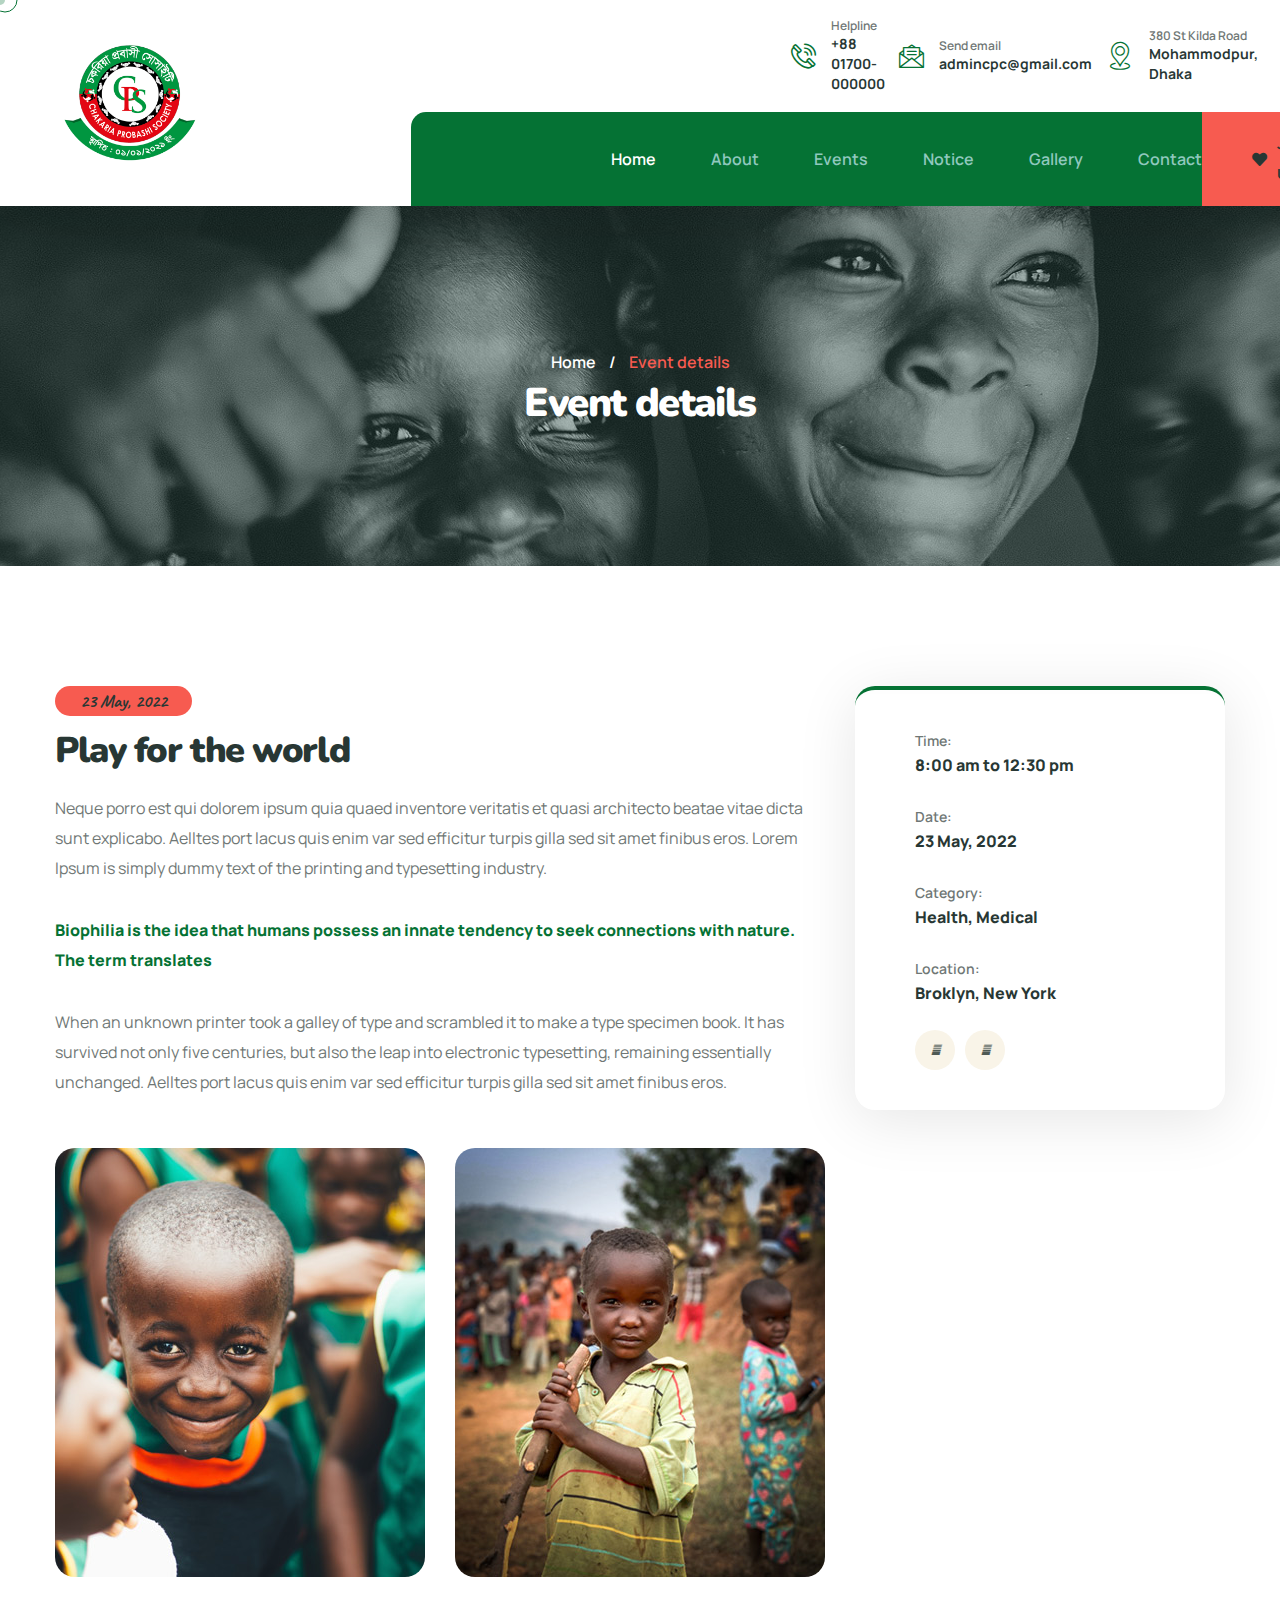
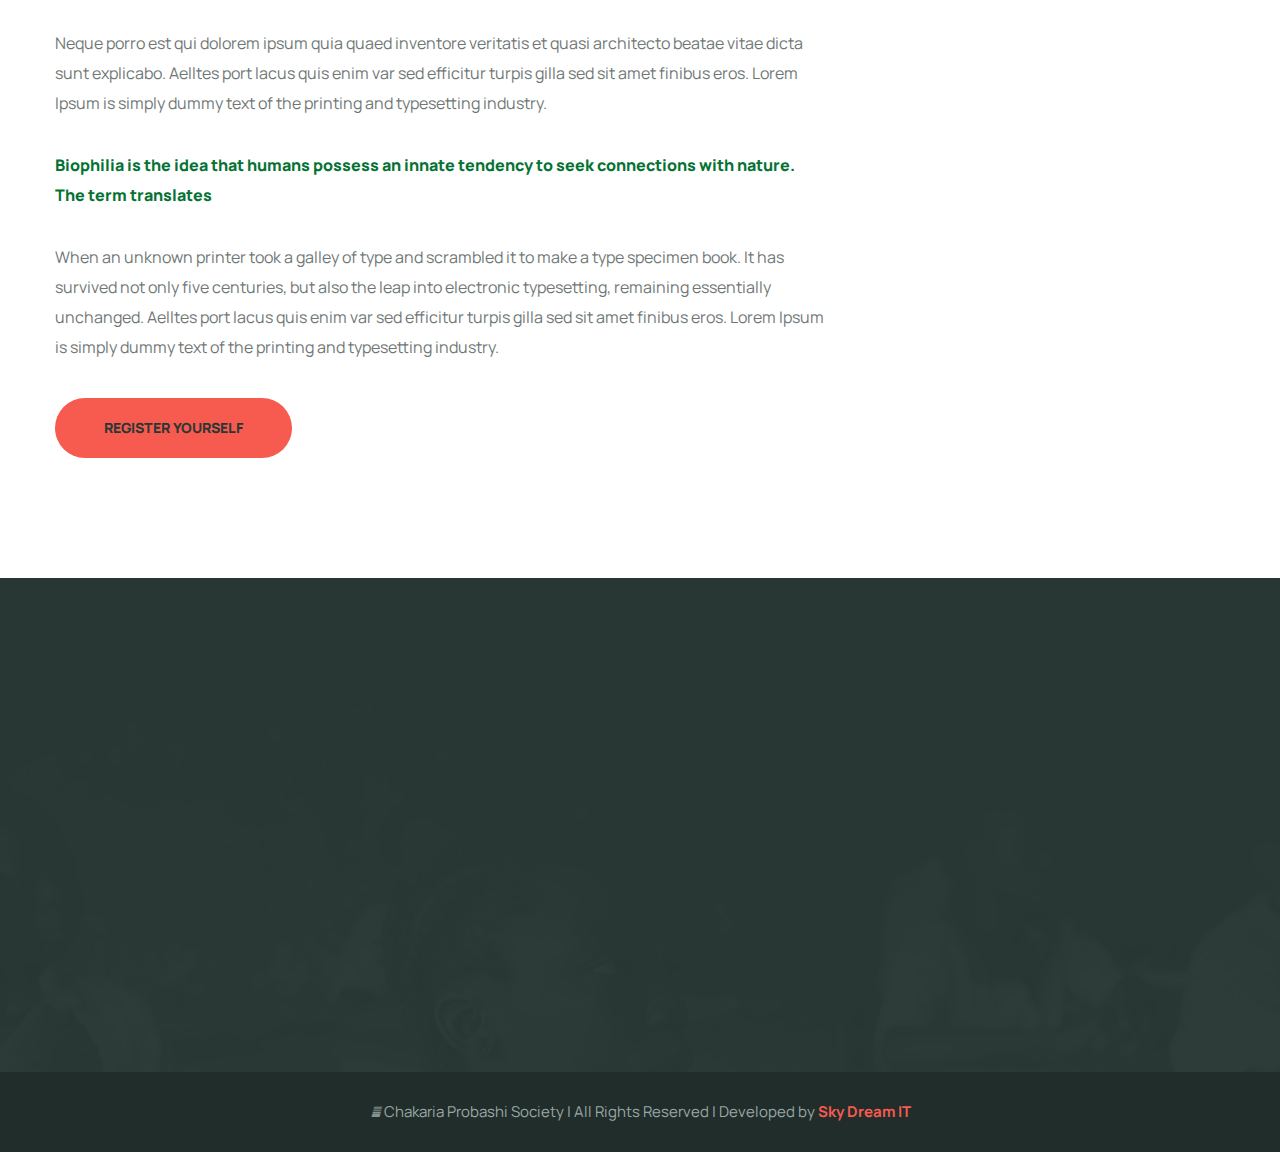
<file: event-details.html>
<!DOCTYPE html>
<html lang="en">

<head>
    <meta charset="UTF-8" />
    <meta name="viewport" content="width=device-width, initial-scale=1.0" />
    <title> Events Details </title>
    <!-- favicons Icons -->
    <link rel="apple-touch-icon" sizes="180x180" href="assets/images/resources/logo.png" />
    <link rel="icon" type="image/png" sizes="32x32" href="assets/images/resources/logo.png">
    <link rel="icon" type="image/png" sizes="16x16" href="assets/images/resources/logo.png" />
    <link rel="manifest" href="assets/images/favicons/site.webmanifest" />
    <meta name="description" content="Oxpins HTML 5 Template " />

    <!-- fonts -->
    <link rel="preconnect" href="https://fonts.googleapis.com/">

    <link rel="preconnect" href="https://fonts.gstatic.com/" crossorigin>

    <link
        href="https://fonts.googleapis.com/css2?family=Nunito:ital,wght@0,200;0,300;0,400;0,500;0,600;0,700;0,800;0,900;1,200;1,300;1,400;1,500;1,600;1,700;1,800;1,900&amp;display=swap"
        rel="stylesheet">

    <link href="https://fonts.googleapis.com/css2?family=Manrope:wght@200;300;400;500;600;700;800&amp;display=swap"
        rel="stylesheet">

    <link href="https://fonts.googleapis.com/css2?family=Caveat:wght@400;500;600;700&amp;display=swap" rel="stylesheet">

    <link rel="stylesheet" href="https://cdnjs.cloudflare.com/ajax/libs/font-awesome/6.5.0/css/all.min.css"
        integrity="sha512-Avb2QiuDEEvB4bZJYdft2mNjVShBftLdPG8FJ0V7irTLQ8Uo0qcPxh4Plq7G5tGm0rU+1SPhVotteLpBERwTkw=="
        crossorigin="anonymous" referrerpolicy="no-referrer" />

    <link rel="stylesheet" href="assets/vendors/bootstrap/css/bootstrap.min.css" />
    <link rel="stylesheet" href="assets/vendors/animate/animate.min.css" />
    <link rel="stylesheet" href="assets/vendors/animate/custom-animate.css" />
    <link rel="stylesheet" href="assets/vendors/fontawesome/css/all.min.css" />
    <link rel="stylesheet" href="assets/vendors/jarallax/jarallax.css" />
    <link rel="stylesheet" href="assets/vendors/jquery-magnific-popup/jquery.magnific-popup.css" />
    <link rel="stylesheet" href="assets/vendors/nouislider/nouislider.min.css" />
    <link rel="stylesheet" href="assets/vendors/nouislider/nouislider.pips.css" />
    <link rel="stylesheet" href="assets/vendors/odometer/odometer.min.css" />
    <link rel="stylesheet" href="assets/vendors/swiper/swiper.min.css" />
    <link rel="stylesheet" href="assets/vendors/oxpins-icons/style.css">
    <link rel="stylesheet" href="assets/vendors/tiny-slider/tiny-slider.min.css" />
    <link rel="stylesheet" href="assets/vendors/reey-font/stylesheet.css" />
    <link rel="stylesheet" href="assets/vendors/owl-carousel/owl.carousel.min.css" />
    <link rel="stylesheet" href="assets/vendors/owl-carousel/owl.theme.default.min.css" />
    <link rel="stylesheet" href="assets/vendors/bxslider/jquery.bxslider.css" />
    <link rel="stylesheet" href="assets/vendors/bootstrap-select/css/bootstrap-select.min.css" />
    <link rel="stylesheet" href="assets/vendors/vegas/vegas.min.css" />
    <link rel="stylesheet" href="assets/vendors/jquery-ui/jquery-ui.css" />
    <link rel="stylesheet" href="assets/vendors/timepicker/timePicker.css" />

    <!-- template styles -->
    <link rel="stylesheet" href="assets/css/oxpins.css" />
    <link rel="stylesheet" href="assets/css/oxpins-responsive.css" />
</head>

<body class="custom-cursor">

    <div class="custom-cursor__cursor"></div>
    <div class="custom-cursor__cursor-two"></div>

    <div class="preloader">
        <div class="preloader__image"></div>
    </div>
    <!-- /.preloader -->


    <div class="page-wrapper">
        <header class="main-header">
            <nav class="main-menu">
                <div class="main-menu__wrapper">
                    <div class="main-menu__wrapper-inner">
                        <div class="main-menu__left">
                            <div class="main-menu__logo">
                                <a href="index.html"><img class="logo" src="assets/images/resources/logo.png"
                                        alt=""></a>
                            </div>
                        </div>
                        <div class="main-menu__right">
                            <div class="main-menu__right-top">
                                <div class="main-menu__right-top-right">
                                    <div class="main-menu__right-top-address">
                                        <ul class="list-unstyled main-menu__right-top-address-list">
                                            <li>
                                                <div class="icon">
                                                    <span class="icon-phone-call"></span>
                                                </div>
                                                <div class="content">
                                                    <p>Helpline</p>
                                                    <h5><a href="#">+88 01700-000000</a></h5>
                                                </div>
                                            </li>
                                            <li>
                                                <div class="icon">
                                                    <span class="icon-message"></span>
                                                </div>
                                                <div class="content">
                                                    <p>Send email</p>
                                                    <h5><a href="#">admincpc@gmail.com</a>
                                                    </h5>
                                                </div>
                                            </li>
                                            <li>
                                                <div class="icon">
                                                    <span class="icon-location"></span>
                                                </div>
                                                <div class="content">
                                                    <p>380 St Kilda Road</p>
                                                    <h5>Mohammodpur, Dhaka</h5>
                                                </div>
                                            </li>
                                        </ul>
                                    </div>
                                    <div class="main-menu__right-top-social">
                                        <a href="#"><i class="fa-brands fa-facebook"></i></a>
                                        <a href="#"><i class="fa-brands fa-whatsapp"></i></a>
                                    </div>
                                </div>
                            </div>
                            <div class="main-menu__right-bottom">
                                <div class="main-menu__main-menu-box">
                                    <a href="#" class="mobile-nav__toggler"><i class="fa fa-bars"></i></a>
                                    <ul class="main-menu__list">
                                        <li class=" current megamenu">
                                            <a href="index.html">Home </a>
                                        </li>
                                        <li>
                                            <a href="#">About</a>
                                        </li>
                                        <li>
                                            <a href="#">Events</a>
                                        </li>
                                        <li>
                                            <a href="#">Notice</a>
                                        </li>
                                        <li>
                                            <a href="#">Gallery</a>
                                        </li>
                                        <li>
                                            <a href="#">Contact</a>
                                        </li>

                                    </ul>
                                </div>
                                <div class="main-menu__main-menu-content-box">
                                    <div class="main-menu__search-cat-btn-box">
                                        <div class="main-menu__btn-box">
                                            <a href="donate-now.html" class="main-menu__btn fw-bolder"> <span
                                                    class="fa fa-heart"></span>Join Us</a>
                                        </div>
                                    </div>
                                </div>
                            </div>
                        </div>
                    </div>
                </div>
            </nav>
        </header>

        <div class="stricky-header stricked-menu main-menu">
            <div class="sticky-header__content"></div><!-- /.sticky-header__content -->
        </div><!-- /.stricky-header -->

        <!--Page Header Start-->
        <section class="page-header">
            <div class="page-header-bg" style="background-image: url(assets/images/backgrounds/page-header-bg.jpg)">
            </div>
            <div class="container">
                <div class="page-header__inner">
                    <ul class="thm-breadcrumb list-unstyled">
                        <li><a href="index.html">Home</a></li>
                        <li><span>/</span></li>
                        <li class="active">Event details</li>
                    </ul>
                    <h2>Event details</h2>
                </div>
            </div>
        </section>
        <!--Page Header End-->

        <!--Event Details Start-->
        <section class="event-details">
            <div class="container">
                <div class="row">
                    <div class="col-xl-8 col-lg-7">
                        <div class="event-details__left">
                            <div class="event-details__top">
                                <div class="event-details__date">
                                    <p>23 May, 2022</p>
                                </div>
                                <h3 class="event-details__title">Play for the world</h3>
                                <p class="event-details__text-1">Neque porro est qui dolorem ipsum quia quaed inventore
                                    veritatis et quasi architecto beatae vitae dicta sunt explicabo. Aelltes port lacus
                                    quis enim var sed efficitur turpis gilla sed sit amet finibus eros. Lorem Ipsum is
                                    simply dummy text of the printing and typesetting industry.</p>
                                <p class="event-details__text-2">Biophilia is the idea that humans possess an innate
                                    tendency to seek connections with nature. The term translates</p>
                                <p class="event-details__text-3">When an unknown printer took a galley of type and
                                    scrambled it to make a type specimen book. It has survived not only five centuries,
                                    but also the leap into electronic typesetting, remaining essentially unchanged.
                                    Aelltes port lacus quis enim var sed efficitur turpis gilla sed sit amet finibus
                                    eros.</p>
                            </div>
                            <div class="event-details__img-box">
                                <div class="row">
                                    <div class="col-xl-6">
                                        <div class="event-details__img-single">
                                            <img src="assets/images/events/event-details-img-1.jpg" alt="">
                                        </div>
                                    </div>
                                    <div class="col-xl-6">
                                        <div class="event-details__img-single">
                                            <img src="assets/images/events/event-details-img-2.jpg" alt="">
                                        </div>
                                    </div>
                                </div>
                            </div>
                            <div class="event-details__bottom">
                                <p class="event-details__text-4">Neque porro est qui dolorem ipsum quia quaed inventore
                                    veritatis et quasi architecto beatae vitae dicta sunt explicabo. Aelltes port lacus
                                    quis enim var sed efficitur turpis gilla sed sit amet finibus eros. Lorem Ipsum is
                                    simply dummy text of the printing and typesetting industry.
                                </p>
                                <p class="event-details__text-5">Biophilia is the idea that humans possess an innate
                                    tendency to seek connections with nature. The term translates</p>
                                <p class="event-details__text-6">When an unknown printer took a galley of type and
                                    scrambled it to make a type specimen book. It has survived not only five centuries,
                                    but also the leap into electronic typesetting, remaining essentially unchanged.
                                    Aelltes port lacus quis enim var sed efficitur turpis gilla sed sit amet finibus
                                    eros. Lorem Ipsum is simply dummy text of the printing and typesetting industry.</p>
                                <div class="event-details__btn-box">
                                    <a href="contact.html" class="thm-btn event-details__btn">Register
                                        yourself</a>
                                </div>
                            </div>
                        </div>
                    </div>
                    <div class="col-xl-4 col-lg-5">
                        <div class="event-details__right">
                            <div class="event-details__info">
                                <ul class="list-unstyled event-details__info-list">
                                    <li>
                                        <span>Time:</span>
                                        <p>8:00 am to 12:30 pm</p>
                                    </li>
                                    <li>
                                        <span>Date:</span>
                                        <p>23 May, 2022</p>
                                    </li>
                                    <li>
                                        <span>Category:</span>
                                        <p>Health, Medical</p>
                                    </li>
                                    <li>
                                        <span>Location:</span>
                                        <p>Broklyn, New York</p>
                                    </li>
                                </ul>
                                <div class="event-details__social">
                                    <a href="#"><i class="fa-brands fa-facebook"></i></a>
                                    <a href="#"><i class="fa-brands fa-whatsapp"></i></a>
                                </div>
                            </div>
                        </div>
                    </div>
                </div>
            </div>
        </section>
        <!--Event Details End-->


        <!--Site Footer Start-->
        <footer class="site-footer">
            <div class="site-footer-bg" style="background-image: url(assets/images/backgrounds/site-footer-bg.jpg);">
            </div>
            <div class="site-footer__top">
                <div class="container">
                    <div class="row">
                        <div class="col-xl-4 col-lg-6 col-md-6 wow fadeInUp" data-wow-delay="100ms">
                            <div class="footer-widget__column footer-widget__about">
                                <div class="footer-widget__about-logo">
                                    <a href="index.html"><img class="logo" src="assets/images/resources/logo.png"
                                            alt=""></a>
                                </div>
                                <div class="footer-widget__about-text-box">
                                    <p class="footer-widget__about-text">Nulla ultricies justo sit amet ante efficitur,
                                        eget pharetra augue efficitur. Vestibulum viverra, dolor sit amet ultricies.</p>
                                </div>

                            </div>
                        </div>
                        <div class="col-xl-2 col-lg-6 col-md-6 wow fadeInUp" data-wow-delay="200ms">
                            <div class="footer-widget__column footer-widget__links clearfix">
                                <h3 class="footer-widget__title">Links</h3>
                                <ul class="footer-widget__links-list list-unstyled clearfix">
                                    <li><a href="#">About us</a></li>
                                    <li><a href="#">Contact</a></li>
                                    <li><a href="#">Notice</a></li>
                                    <li><a href="#">Events</a></li>
                                </ul>
                            </div>
                        </div>
                        <div class="col-xl-2 col-lg-6 col-md-6 wow fadeInUp" data-wow-delay="300ms">
                            <div class="footer-widget__column footer-widget__non-profit clearfix">
                                <h3 class="footer-widget__title">Resources</h3>
                                <ul class="footer-widget__non-profit-list list-unstyled clearfix">
                                    <li><a href="donation-details.html">Member Registration</a></li>
                                    <li><a href="donation-details.html">Member LogIn</a></li>
                                </ul>
                            </div>
                        </div>
                        <div class="col-xl-4 col-lg-6 col-md-6 wow fadeInUp" data-wow-delay="400ms">
                            <div class="footer-widget__column footer-widget__contact">
                                <h3 class="footer-widget__title">Contact</h3>
                                <p class="footer-widget__contact-text">380 Street Kilda Broklyn Road <br> Mohammodpur,
                                    Dhaka-1207
                                </p>
                                <ul class="list-unstyled footer-widget__contact-list">
                                    <li>
                                        <div class="icon">
                                            <i class="fa fa-envelope"></i>
                                        </div>
                                        <div class="text">
                                            <p><a href="#">admincpc@gmail.com</a></p>
                                        </div>
                                    </li>
                                    <li>
                                        <div class="icon">
                                            <i class="fas fa-phone-alt"></i>
                                        </div>
                                        <div class="text">
                                            <p><a href="#">+88 01700-000000</a></p>
                                        </div>
                                    </li>
                                </ul>
                                <div class="site-footer__social">
                                    <a href="#"><i class="fa-brands fa-facebook"></i></a>
                                    <a href="#"><i class="fa-brands fa-whatsapp"></i></a>
                                </div>
                            </div>
                        </div>
                    </div>
                </div>
            </div>
            <div class="site-footer__bottom">
                <div class="container">
                    <div class="row">
                        <div class="col-xl-12">
                            <div class="site-footer__bottom-inner">
                                <p class="site-footer__bottom-text"><i class="fa-regular fa-copyright"></i> Chakaria
                                    Probashi Society | All Rights Reserved | Developed by <a class="fw-bolder"
                                        style="color: #f75b50;" href="https://skydreamit.com/">Sky Dream IT</a>
                                </p>
                            </div>
                        </div>
                    </div>
                </div>
            </div>
        </footer>
        <!--Site Footer End-->


    </div><!-- /.page-wrapper -->


    <div class="mobile-nav__wrapper">
        <div class="mobile-nav__overlay mobile-nav__toggler"></div>
        <!-- /.mobile-nav__overlay -->
        <div class="mobile-nav__content">
            <span class="mobile-nav__close mobile-nav__toggler"><i class="fa fa-times"></i></span>

            <div class="logo-box">
                <a href="index.html" aria-label="logo"><img class="logo-mobile" src="assets/images/resources/logo.png"
                        width="143" alt="" /></a>
            </div>
            <!-- /.logo-box -->
            <div class="mobile-nav__container"></div>
            <!-- /.mobile-nav__container -->

            <ul class="mobile-nav__contact list-unstyled">
                <li>
                    <i class="fa fa-envelope"></i>
                    <a href="#">admincps@gmail.com</a>
                </li>
                <li>
                    <i class="fa fa-phone-alt"></i>
                    <a href="#">+88 01700-000000</a>
                </li>
            </ul><!-- /.mobile-nav__contact -->
            <div class="mobile-nav__top">
                <div class="mobile-nav__social">
                    <a href="#"><i class="fa-brands fa-facebook"></i></a>
                    <a href="#"><i class="fa-brands fa-whatsapp"></i></a>
                </div><!-- /.mobile-nav__social -->
            </div><!-- /.mobile-nav__top -->



        </div>
        <!-- /.mobile-nav__content -->
    </div>
    <!-- /.mobile-nav__wrapper -->

    <div class="search-popup">
        <div class="search-popup__overlay search-toggler"></div>
        <!-- /.search-popup__overlay -->
        <div class="search-popup__content">
            <form action="#">
                <label for="search" class="sr-only">search here</label><!-- /.sr-only -->
                <input type="text" id="search" placeholder="Search Here..." />
                <button type="submit" aria-label="search submit" class="thm-btn">
                    <i class="icon-magnifying-glass"></i>
                </button>
            </form>
        </div>
        <!-- /.search-popup__content -->
    </div>
    <!-- /.search-popup -->

    <a href="#" data-target="html" class="scroll-to-target scroll-to-top"><i class="icon-up-arrow"></i></a>


    <script src="assets/vendors/jquery/jquery-3.6.0.min.js"></script>
    <script src="assets/vendors/bootstrap/js/bootstrap.bundle.min.js"></script>
    <script src="assets/vendors/jarallax/jarallax.min.js"></script>
    <script src="assets/vendors/jquery-ajaxchimp/jquery.ajaxchimp.min.js"></script>
    <script src="assets/vendors/jquery-appear/jquery.appear.min.js"></script>
    <script src="assets/vendors/jquery-circle-progress/jquery.circle-progress.min.js"></script>
    <script src="assets/vendors/jquery-magnific-popup/jquery.magnific-popup.min.js"></script>
    <script src="assets/vendors/jquery-validate/jquery.validate.min.js"></script>
    <script src="assets/vendors/nouislider/nouislider.min.js"></script>
    <script src="assets/vendors/odometer/odometer.min.js"></script>
    <script src="assets/vendors/swiper/swiper.min.js"></script>
    <script src="assets/vendors/tiny-slider/tiny-slider.min.js"></script>
    <script src="assets/vendors/wnumb/wNumb.min.js"></script>
    <script src="assets/vendors/wow/wow.js"></script>
    <script src="assets/vendors/isotope/isotope.js"></script>
    <script src="assets/vendors/countdown/countdown.min.js"></script>
    <script src="assets/vendors/owl-carousel/owl.carousel.min.js"></script>
    <script src="assets/vendors/bxslider/jquery.bxslider.min.js"></script>
    <script src="assets/vendors/bootstrap-select/js/bootstrap-select.min.js"></script>
    <script src="assets/vendors/vegas/vegas.min.js"></script>
    <script src="assets/vendors/jquery-ui/jquery-ui.js"></script>
    <script src="assets/vendors/timepicker/timePicker.js"></script>
    <script src="assets/vendors/circleType/jquery.circleType.js"></script>
    <script src="assets/vendors/circleType/jquery.lettering.min.js"></script>




    <!-- template js -->
    <script src="assets/js/oxpins.js"></script>
</body>


</html>
</file>
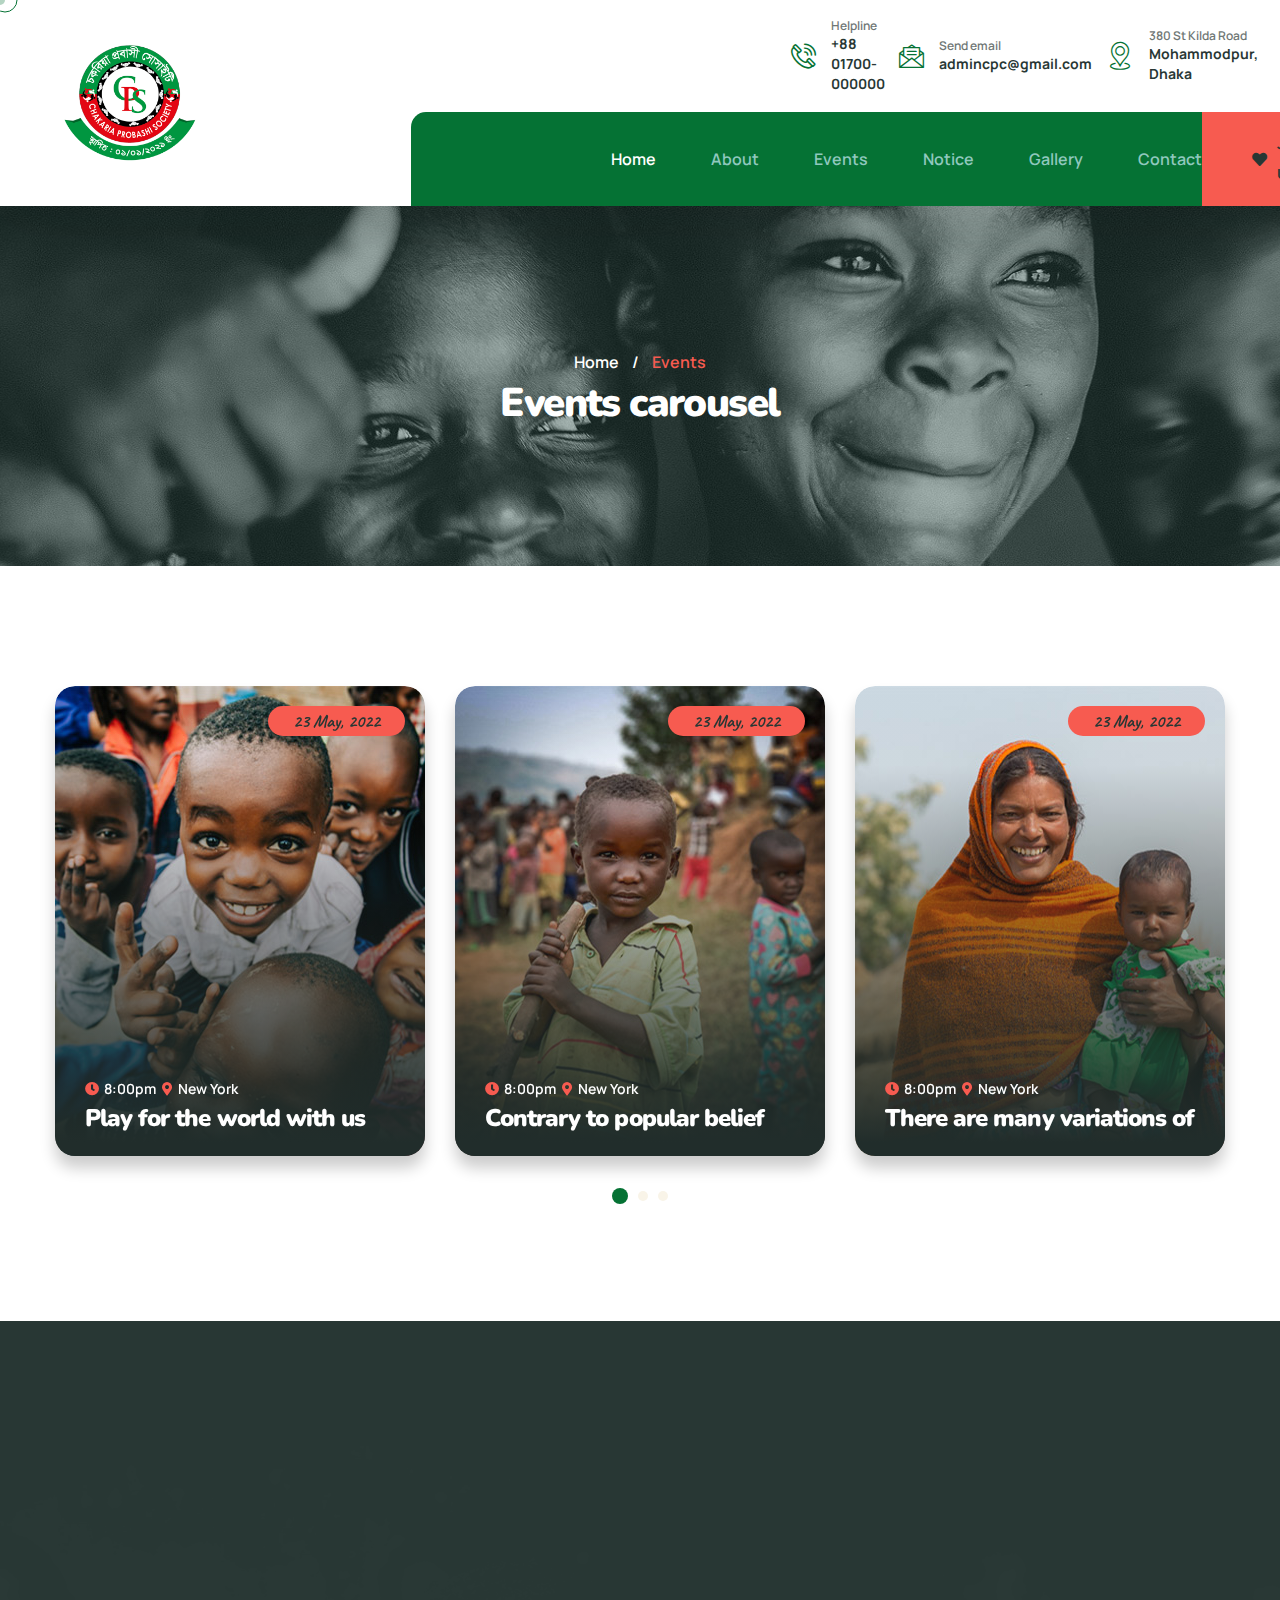
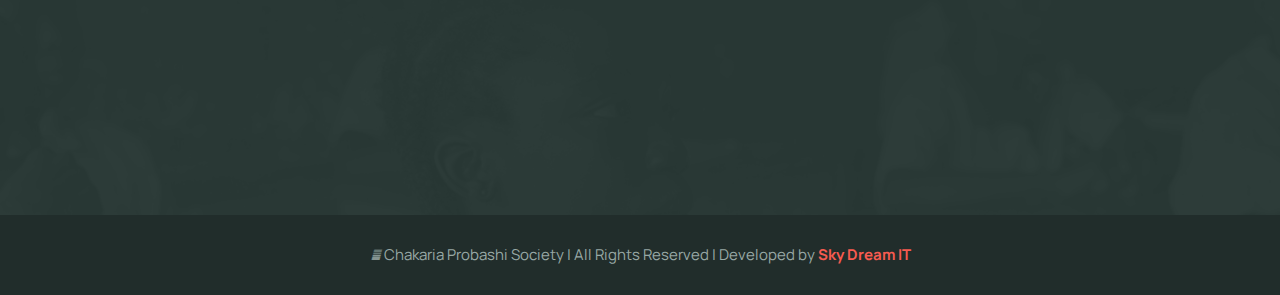
<file: events.html>
<!DOCTYPE html>
<html lang="en">

<head>
    <meta charset="UTF-8" />
    <meta name="viewport" content="width=device-width, initial-scale=1.0" />
    <title> Events </title>
    <!-- favicons Icons -->
    <link rel="apple-touch-icon" sizes="180x180" href="assets/images/resources/logo.png" />
    <link rel="icon" type="image/png" sizes="32x32" href="assets/images/resources/logo.png">
    <link rel="icon" type="image/png" sizes="16x16" href="assets/images/resources/logo.png" />
    <link rel="manifest" href="assets/images/favicons/site.webmanifest" />
    <meta name="description" content="Oxpins HTML 5 Template " />

    <!-- fonts -->
    <link rel="preconnect" href="https://fonts.googleapis.com/">

    <link rel="preconnect" href="https://fonts.gstatic.com/" crossorigin>

    <link
        href="https://fonts.googleapis.com/css2?family=Nunito:ital,wght@0,200;0,300;0,400;0,500;0,600;0,700;0,800;0,900;1,200;1,300;1,400;1,500;1,600;1,700;1,800;1,900&amp;display=swap"
        rel="stylesheet">

    <link href="https://fonts.googleapis.com/css2?family=Manrope:wght@200;300;400;500;600;700;800&amp;display=swap"
        rel="stylesheet">

    <link href="https://fonts.googleapis.com/css2?family=Caveat:wght@400;500;600;700&amp;display=swap" rel="stylesheet">

    <link rel="stylesheet" href="https://cdnjs.cloudflare.com/ajax/libs/font-awesome/6.5.0/css/all.min.css"
        integrity="sha512-Avb2QiuDEEvB4bZJYdft2mNjVShBftLdPG8FJ0V7irTLQ8Uo0qcPxh4Plq7G5tGm0rU+1SPhVotteLpBERwTkw=="
        crossorigin="anonymous" referrerpolicy="no-referrer" />

    <link rel="stylesheet" href="assets/vendors/bootstrap/css/bootstrap.min.css" />
    <link rel="stylesheet" href="assets/vendors/animate/animate.min.css" />
    <link rel="stylesheet" href="assets/vendors/animate/custom-animate.css" />
    <link rel="stylesheet" href="assets/vendors/fontawesome/css/all.min.css" />
    <link rel="stylesheet" href="assets/vendors/jarallax/jarallax.css" />
    <link rel="stylesheet" href="assets/vendors/jquery-magnific-popup/jquery.magnific-popup.css" />
    <link rel="stylesheet" href="assets/vendors/nouislider/nouislider.min.css" />
    <link rel="stylesheet" href="assets/vendors/nouislider/nouislider.pips.css" />
    <link rel="stylesheet" href="assets/vendors/odometer/odometer.min.css" />
    <link rel="stylesheet" href="assets/vendors/swiper/swiper.min.css" />
    <link rel="stylesheet" href="assets/vendors/oxpins-icons/style.css">
    <link rel="stylesheet" href="assets/vendors/tiny-slider/tiny-slider.min.css" />
    <link rel="stylesheet" href="assets/vendors/reey-font/stylesheet.css" />
    <link rel="stylesheet" href="assets/vendors/owl-carousel/owl.carousel.min.css" />
    <link rel="stylesheet" href="assets/vendors/owl-carousel/owl.theme.default.min.css" />
    <link rel="stylesheet" href="assets/vendors/bxslider/jquery.bxslider.css" />
    <link rel="stylesheet" href="assets/vendors/bootstrap-select/css/bootstrap-select.min.css" />
    <link rel="stylesheet" href="assets/vendors/vegas/vegas.min.css" />
    <link rel="stylesheet" href="assets/vendors/jquery-ui/jquery-ui.css" />
    <link rel="stylesheet" href="assets/vendors/timepicker/timePicker.css" />

    <!-- template styles -->
    <link rel="stylesheet" href="assets/css/oxpins.css" />
    <link rel="stylesheet" href="assets/css/oxpins-responsive.css" />
</head>

<body class="custom-cursor">

    <div class="custom-cursor__cursor"></div>
    <div class="custom-cursor__cursor-two"></div>

    <div class="preloader">
        <div class="preloader__image"></div>
    </div>
    <!-- /.preloader -->


    <div class="page-wrapper">
        <header class="main-header">
            <nav class="main-menu">
                <div class="main-menu__wrapper">
                    <div class="main-menu__wrapper-inner">
                        <div class="main-menu__left">
                            <div class="main-menu__logo">
                                <a href="index.html"><img class="logo" src="assets/images/resources/logo.png"
                                        alt=""></a>
                            </div>
                        </div>
                        <div class="main-menu__right">
                            <div class="main-menu__right-top">
                                <div class="main-menu__right-top-right">
                                    <div class="main-menu__right-top-address">
                                        <ul class="list-unstyled main-menu__right-top-address-list">
                                            <li>
                                                <div class="icon">
                                                    <span class="icon-phone-call"></span>
                                                </div>
                                                <div class="content">
                                                    <p>Helpline</p>
                                                    <h5><a href="#">+88 01700-000000</a></h5>
                                                </div>
                                            </li>
                                            <li>
                                                <div class="icon">
                                                    <span class="icon-message"></span>
                                                </div>
                                                <div class="content">
                                                    <p>Send email</p>
                                                    <h5><a href="#">admincpc@gmail.com</a>
                                                    </h5>
                                                </div>
                                            </li>
                                            <li>
                                                <div class="icon">
                                                    <span class="icon-location"></span>
                                                </div>
                                                <div class="content">
                                                    <p>380 St Kilda Road</p>
                                                    <h5>Mohammodpur, Dhaka</h5>
                                                </div>
                                            </li>
                                        </ul>
                                    </div>
                                    <div class="main-menu__right-top-social">
                                        <a href="#"><i class="fa-brands fa-facebook"></i></a>
                                        <a href="#"><i class="fa-brands fa-whatsapp"></i></a>
                                    </div>
                                </div>
                            </div>
                            <div class="main-menu__right-bottom">
                                <div class="main-menu__main-menu-box">
                                    <a href="#" class="mobile-nav__toggler"><i class="fa fa-bars"></i></a>
                                    <ul class="main-menu__list">
                                        <li class=" current megamenu">
                                            <a href="index.html">Home </a>
                                        </li>
                                        <li>
                                            <a href="#">About</a>
                                        </li>
                                        <li>
                                            <a href="#">Events</a>
                                        </li>
                                        <li>
                                            <a href="#">Notice</a>
                                        </li>
                                        <li>
                                            <a href="#">Gallery</a>
                                        </li>
                                        <li>
                                            <a href="#">Contact</a>
                                        </li>

                                    </ul>
                                </div>
                                <div class="main-menu__main-menu-content-box">
                                    <div class="main-menu__search-cat-btn-box">
                                        <div class="main-menu__btn-box">
                                            <a href="donate-now.html" class="main-menu__btn fw-bolder"> <span
                                                    class="fa fa-heart"></span>Join Us</a>
                                        </div>
                                    </div>
                                </div>
                            </div>
                        </div>
                    </div>
                </div>
            </nav>
        </header>

        <div class="stricky-header stricked-menu main-menu">
            <div class="sticky-header__content"></div><!-- /.sticky-header__content -->
        </div><!-- /.stricky-header -->

        <!--Page Header Start-->
        <section class="page-header">
            <div class="page-header-bg" style="background-image: url(assets/images/backgrounds/page-header-bg.jpg)">
            </div>
            <div class="container">
                <div class="page-header__inner">
                    <ul class="thm-breadcrumb list-unstyled">
                        <li><a href="index.html">Home</a></li>
                        <li><span>/</span></li>
                        <li class="active">Events</li>
                    </ul>
                    <h2>Events carousel</h2>
                </div>
            </div>
        </section>
        <!--Page Header End-->

        <!--Events Page Start-->
        <section class="events-carousel-page">
            <div class="container">
                <div class="events-carousel thm-owl__carousel owl-theme owl-carousel carousel-dot-style"
                    data-owl-options='{
            "items": 3,
            "margin": 30,
            "smartSpeed": 700,
            "loop":true,
            "autoplay": 6000,
            "nav":false,
            "dots":true,
            "navText": ["<span class=\"fa fa-angle-left\"></span>","<span class=\"fa fa-angle-right\"></span>"],
            "responsive":{
                "0":{
                    "items":1
                },
                "768":{
                    "items":2
                },
                "992":{
                    "items": 3
                }
            }
        }'>
                    <div class="item">
                        <!--Events One Single Start-->
                        <div class="events-one__single">
                            <div class="events-one__img">
                                <img src="assets/images/events/events-page-1-1.jpg" alt="">
                                <div class="events-one__date">
                                    <p>23 May, 2022</p>
                                </div>
                                <div class="events-one__content">
                                    <ul class="list-unstyled events-one__meta">
                                        <li><i class="fas fa-clock"></i>8:00pm</li>
                                        <li><i class="fas fa-map-marker-alt"></i>New York</li>
                                    </ul>
                                    <h3 class="events-one__title"><a href="event-details.html">Play for the
                                            world
                                            with us</a></h3>
                                </div>
                            </div>
                        </div>
                        <!--Events One Single End-->
                    </div>
                    <div class="item">
                        <!--Events One Single Start-->
                        <div class="events-one__single">
                            <div class="events-one__img">
                                <img src="assets/images/events/events-page-1-2.jpg" alt="">
                                <div class="events-one__date">
                                    <p>23 May, 2022</p>
                                </div>
                                <div class="events-one__content">
                                    <ul class="list-unstyled events-one__meta">
                                        <li><i class="fas fa-clock"></i>8:00pm</li>
                                        <li><i class="fas fa-map-marker-alt"></i>New York</li>
                                    </ul>
                                    <h3 class="events-one__title"><a href="event-details.html">Contrary to
                                            popular belief</a></h3>
                                </div>
                            </div>
                        </div>
                        <!--Events One Single End-->
                    </div>
                    <div class="item">
                        <!--Events One Single Start-->
                        <div class="events-one__single">
                            <div class="events-one__img">
                                <img src="assets/images/events/events-page-1-3.jpg" alt="">
                                <div class="events-one__date">
                                    <p>23 May, 2022</p>
                                </div>
                                <div class="events-one__content">
                                    <ul class="list-unstyled events-one__meta">
                                        <li><i class="fas fa-clock"></i>8:00pm</li>
                                        <li><i class="fas fa-map-marker-alt"></i>New York</li>
                                    </ul>
                                    <h3 class="events-one__title"><a href="event-details.html">There are
                                            many variations of</a></h3>
                                </div>
                            </div>
                        </div>
                        <!--Events One Single End-->
                    </div>
                    <div class="item">
                        <!--Events One Single Start-->
                        <div class="events-one__single">
                            <div class="events-one__img">
                                <img src="assets/images/events/events-page-1-4.jpg" alt="">
                                <div class="events-one__date">
                                    <p>23 May, 2022</p>
                                </div>
                                <div class="events-one__content">
                                    <ul class="list-unstyled events-one__meta">
                                        <li><i class="fas fa-clock"></i>8:00pm</li>
                                        <li><i class="fas fa-map-marker-alt"></i>New York</li>
                                    </ul>
                                    <h3 class="events-one__title"><a href="event-details.html">Play for the
                                            world
                                            with us</a></h3>
                                </div>
                            </div>
                        </div>
                        <!--Events One Single End-->
                    </div>
                    <div class="item">
                        <!--Events One Single Start-->
                        <div class="events-one__single">
                            <div class="events-one__img">
                                <img src="assets/images/events/events-page-1-5.jpg" alt="">
                                <div class="events-one__date">
                                    <p>23 May, 2022</p>
                                </div>
                                <div class="events-one__content">
                                    <ul class="list-unstyled events-one__meta">
                                        <li><i class="fas fa-clock"></i>8:00pm</li>
                                        <li><i class="fas fa-map-marker-alt"></i>New York</li>
                                    </ul>
                                    <h3 class="events-one__title"><a href="event-details.html">Contrary to
                                            popular belief</a></h3>
                                </div>
                            </div>
                        </div>
                        <!--Events One Single End-->
                    </div>
                    <div class="item">
                        <!--Events One Single Start-->
                        <div class="events-one__single">
                            <div class="events-one__img">
                                <img src="assets/images/events/events-page-1-6.jpg" alt="">
                                <div class="events-one__date">
                                    <p>23 May, 2022</p>
                                </div>
                                <div class="events-one__content">
                                    <ul class="list-unstyled events-one__meta">
                                        <li><i class="fas fa-clock"></i>8:00pm</li>
                                        <li><i class="fas fa-map-marker-alt"></i>New York</li>
                                    </ul>
                                    <h3 class="events-one__title"><a href="event-details.html">There are
                                            many variations of</a></h3>
                                </div>
                            </div>
                        </div>
                        <!--Events One Single End-->
                    </div>
                    <div class="item">
                        <!--Events One Single Start-->
                        <div class="events-one__single">
                            <div class="events-one__img">
                                <img src="assets/images/events/events-page-1-1.jpg" alt="">
                                <div class="events-one__date">
                                    <p>23 May, 2022</p>
                                </div>
                                <div class="events-one__content">
                                    <ul class="list-unstyled events-one__meta">
                                        <li><i class="fas fa-clock"></i>8:00pm</li>
                                        <li><i class="fas fa-map-marker-alt"></i>New York</li>
                                    </ul>
                                    <h3 class="events-one__title"><a href="event-details.html">Play for the
                                            world
                                            with us</a></h3>
                                </div>
                            </div>
                        </div>
                        <!--Events One Single End-->
                    </div>
                    <div class="item">
                        <!--Events One Single Start-->
                        <div class="events-one__single">
                            <div class="events-one__img">
                                <img src="assets/images/events/events-page-1-2.jpg" alt="">
                                <div class="events-one__date">
                                    <p>23 May, 2022</p>
                                </div>
                                <div class="events-one__content">
                                    <ul class="list-unstyled events-one__meta">
                                        <li><i class="fas fa-clock"></i>8:00pm</li>
                                        <li><i class="fas fa-map-marker-alt"></i>New York</li>
                                    </ul>
                                    <h3 class="events-one__title"><a href="event-details.html">Contrary to
                                            popular belief</a></h3>
                                </div>
                            </div>
                        </div>
                        <!--Events One Single End-->
                    </div>
                    <div class="item">
                        <!--Events One Single Start-->
                        <div class="events-one__single">
                            <div class="events-one__img">
                                <img src="assets/images/events/events-page-1-3.jpg" alt="">
                                <div class="events-one__date">
                                    <p>23 May, 2022</p>
                                </div>
                                <div class="events-one__content">
                                    <ul class="list-unstyled events-one__meta">
                                        <li><i class="fas fa-clock"></i>8:00pm</li>
                                        <li><i class="fas fa-map-marker-alt"></i>New York</li>
                                    </ul>
                                    <h3 class="events-one__title"><a href="event-details.html">There are
                                            many variations of</a></h3>
                                </div>
                            </div>
                        </div>
                        <!--Events One Single End-->
                    </div>
                </div>
            </div>
        </section>
        <!--Events Page End-->


        <!--Site Footer Start-->
        <footer class="site-footer">
            <div class="site-footer-bg" style="background-image: url(assets/images/backgrounds/site-footer-bg.jpg);">
            </div>
            <div class="site-footer__top">
                <div class="container">
                    <div class="row">
                        <div class="col-xl-4 col-lg-6 col-md-6 wow fadeInUp" data-wow-delay="100ms">
                            <div class="footer-widget__column footer-widget__about">
                                <div class="footer-widget__about-logo">
                                    <a href="index.html"><img class="logo" src="assets/images/resources/logo.png"
                                            alt=""></a>
                                </div>
                                <div class="footer-widget__about-text-box">
                                    <p class="footer-widget__about-text">Nulla ultricies justo sit amet ante efficitur,
                                        eget pharetra augue efficitur. Vestibulum viverra, dolor sit amet ultricies.</p>
                                </div>

                            </div>
                        </div>
                        <div class="col-xl-2 col-lg-6 col-md-6 wow fadeInUp" data-wow-delay="200ms">
                            <div class="footer-widget__column footer-widget__links clearfix">
                                <h3 class="footer-widget__title">Links</h3>
                                <ul class="footer-widget__links-list list-unstyled clearfix">
                                    <li><a href="#">About us</a></li>
                                    <li><a href="#">Contact</a></li>
                                    <li><a href="#">Notice</a></li>
                                    <li><a href="#">Events</a></li>
                                </ul>
                            </div>
                        </div>
                        <div class="col-xl-2 col-lg-6 col-md-6 wow fadeInUp" data-wow-delay="300ms">
                            <div class="footer-widget__column footer-widget__non-profit clearfix">
                                <h3 class="footer-widget__title">Resources</h3>
                                <ul class="footer-widget__non-profit-list list-unstyled clearfix">
                                    <li><a href="donation-details.html">Member Registration</a></li>
                                    <li><a href="donation-details.html">Member LogIn</a></li>
                                </ul>
                            </div>
                        </div>
                        <div class="col-xl-4 col-lg-6 col-md-6 wow fadeInUp" data-wow-delay="400ms">
                            <div class="footer-widget__column footer-widget__contact">
                                <h3 class="footer-widget__title">Contact</h3>
                                <p class="footer-widget__contact-text">380 Street Kilda Broklyn Road <br> Mohammodpur,
                                    Dhaka-1207
                                </p>
                                <ul class="list-unstyled footer-widget__contact-list">
                                    <li>
                                        <div class="icon">
                                            <i class="fa fa-envelope"></i>
                                        </div>
                                        <div class="text">
                                            <p><a href="#">admincpc@gmail.com</a></p>
                                        </div>
                                    </li>
                                    <li>
                                        <div class="icon">
                                            <i class="fas fa-phone-alt"></i>
                                        </div>
                                        <div class="text">
                                            <p><a href="#">+88 01700-000000</a></p>
                                        </div>
                                    </li>
                                </ul>
                                <div class="site-footer__social">
                                    <a href="#"><i class="fa-brands fa-facebook"></i></a>
                                    <a href="#"><i class="fa-brands fa-whatsapp"></i></a>
                                </div>
                            </div>
                        </div>
                    </div>
                </div>
            </div>
            <div class="site-footer__bottom">
                <div class="container">
                    <div class="row">
                        <div class="col-xl-12">
                            <div class="site-footer__bottom-inner">
                                <p class="site-footer__bottom-text"><i class="fa-regular fa-copyright"></i> Chakaria
                                    Probashi Society | All Rights Reserved | Developed by <a class="fw-bolder"
                                        style="color: #f75b50;" href="https://skydreamit.com/">Sky Dream IT</a>
                                </p>
                            </div>
                        </div>
                    </div>
                </div>
            </div>
        </footer>
        <!--Site Footer End-->


    </div><!-- /.page-wrapper -->


    <div class="mobile-nav__wrapper">
        <div class="mobile-nav__overlay mobile-nav__toggler"></div>
        <!-- /.mobile-nav__overlay -->
        <div class="mobile-nav__content">
            <span class="mobile-nav__close mobile-nav__toggler"><i class="fa fa-times"></i></span>

            <div class="logo-box">
                <a href="index.html" aria-label="logo"><img class="logo-mobile" src="assets/images/resources/logo.png"
                        width="143" alt="" /></a>
            </div>
            <!-- /.logo-box -->
            <div class="mobile-nav__container"></div>
            <!-- /.mobile-nav__container -->

            <ul class="mobile-nav__contact list-unstyled">
                <li>
                    <i class="fa fa-envelope"></i>
                    <a href="#">admincps@gmail.com</a>
                </li>
                <li>
                    <i class="fa fa-phone-alt"></i>
                    <a href="#">+88 01700-000000</a>
                </li>
            </ul><!-- /.mobile-nav__contact -->
            <div class="mobile-nav__top">
                <div class="mobile-nav__social">
                    <a href="#"><i class="fa-brands fa-facebook"></i></a>
                    <a href="#"><i class="fa-brands fa-whatsapp"></i></a>
                </div><!-- /.mobile-nav__social -->
            </div><!-- /.mobile-nav__top -->



        </div>
        <!-- /.mobile-nav__content -->
    </div>
    <!-- /.mobile-nav__wrapper -->

    <div class="search-popup">
        <div class="search-popup__overlay search-toggler"></div>
        <!-- /.search-popup__overlay -->
        <div class="search-popup__content">
            <form action="#">
                <label for="search" class="sr-only">search here</label><!-- /.sr-only -->
                <input type="text" id="search" placeholder="Search Here..." />
                <button type="submit" aria-label="search submit" class="thm-btn">
                    <i class="icon-magnifying-glass"></i>
                </button>
            </form>
        </div>
        <!-- /.search-popup__content -->
    </div>
    <!-- /.search-popup -->

    <a href="#" data-target="html" class="scroll-to-target scroll-to-top"><i class="icon-up-arrow"></i></a>


    <script src="assets/vendors/jquery/jquery-3.6.0.min.js"></script>
    <script src="assets/vendors/bootstrap/js/bootstrap.bundle.min.js"></script>
    <script src="assets/vendors/jarallax/jarallax.min.js"></script>
    <script src="assets/vendors/jquery-ajaxchimp/jquery.ajaxchimp.min.js"></script>
    <script src="assets/vendors/jquery-appear/jquery.appear.min.js"></script>
    <script src="assets/vendors/jquery-circle-progress/jquery.circle-progress.min.js"></script>
    <script src="assets/vendors/jquery-magnific-popup/jquery.magnific-popup.min.js"></script>
    <script src="assets/vendors/jquery-validate/jquery.validate.min.js"></script>
    <script src="assets/vendors/nouislider/nouislider.min.js"></script>
    <script src="assets/vendors/odometer/odometer.min.js"></script>
    <script src="assets/vendors/swiper/swiper.min.js"></script>
    <script src="assets/vendors/tiny-slider/tiny-slider.min.js"></script>
    <script src="assets/vendors/wnumb/wNumb.min.js"></script>
    <script src="assets/vendors/wow/wow.js"></script>
    <script src="assets/vendors/isotope/isotope.js"></script>
    <script src="assets/vendors/countdown/countdown.min.js"></script>
    <script src="assets/vendors/owl-carousel/owl.carousel.min.js"></script>
    <script src="assets/vendors/bxslider/jquery.bxslider.min.js"></script>
    <script src="assets/vendors/bootstrap-select/js/bootstrap-select.min.js"></script>
    <script src="assets/vendors/vegas/vegas.min.js"></script>
    <script src="assets/vendors/jquery-ui/jquery-ui.js"></script>
    <script src="assets/vendors/timepicker/timePicker.js"></script>
    <script src="assets/vendors/circleType/jquery.circleType.js"></script>
    <script src="assets/vendors/circleType/jquery.lettering.min.js"></script>




    <!-- template js -->
    <script src="assets/js/oxpins.js"></script>
</body>


</html>
</file>
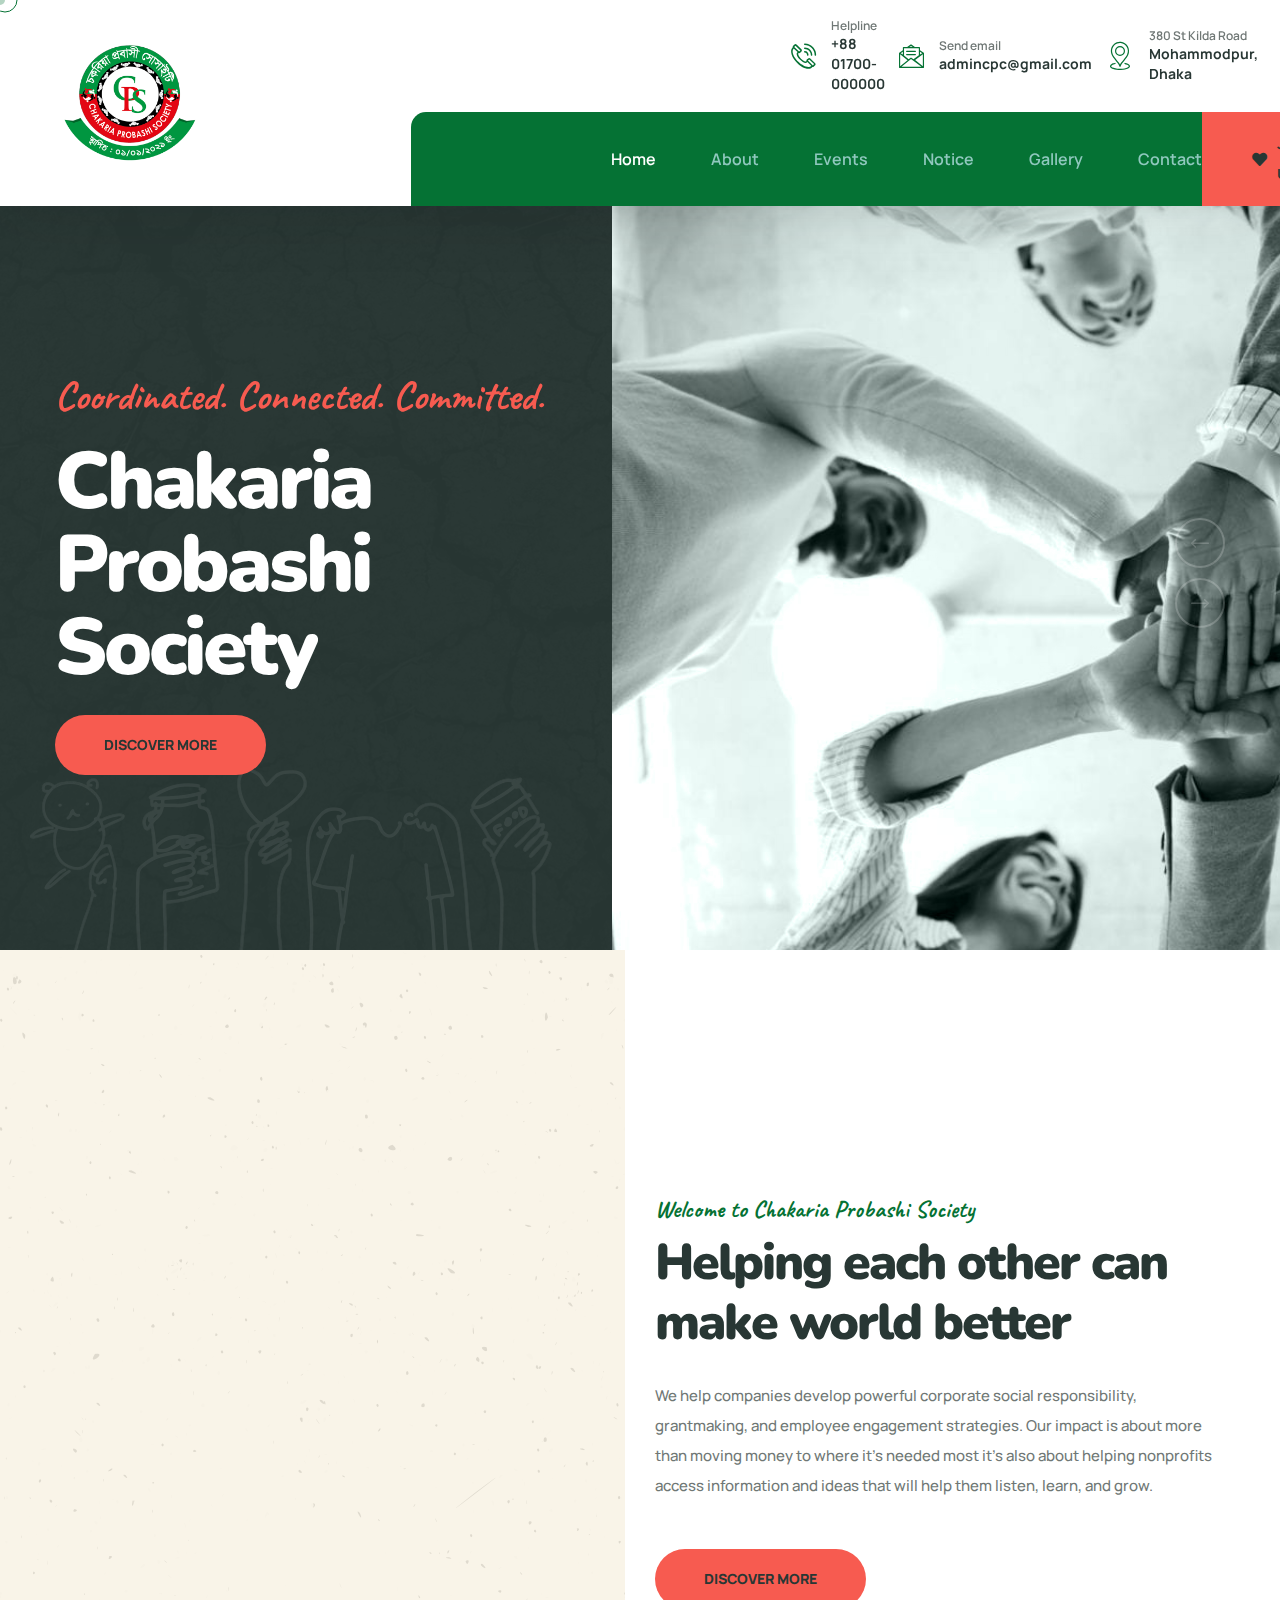
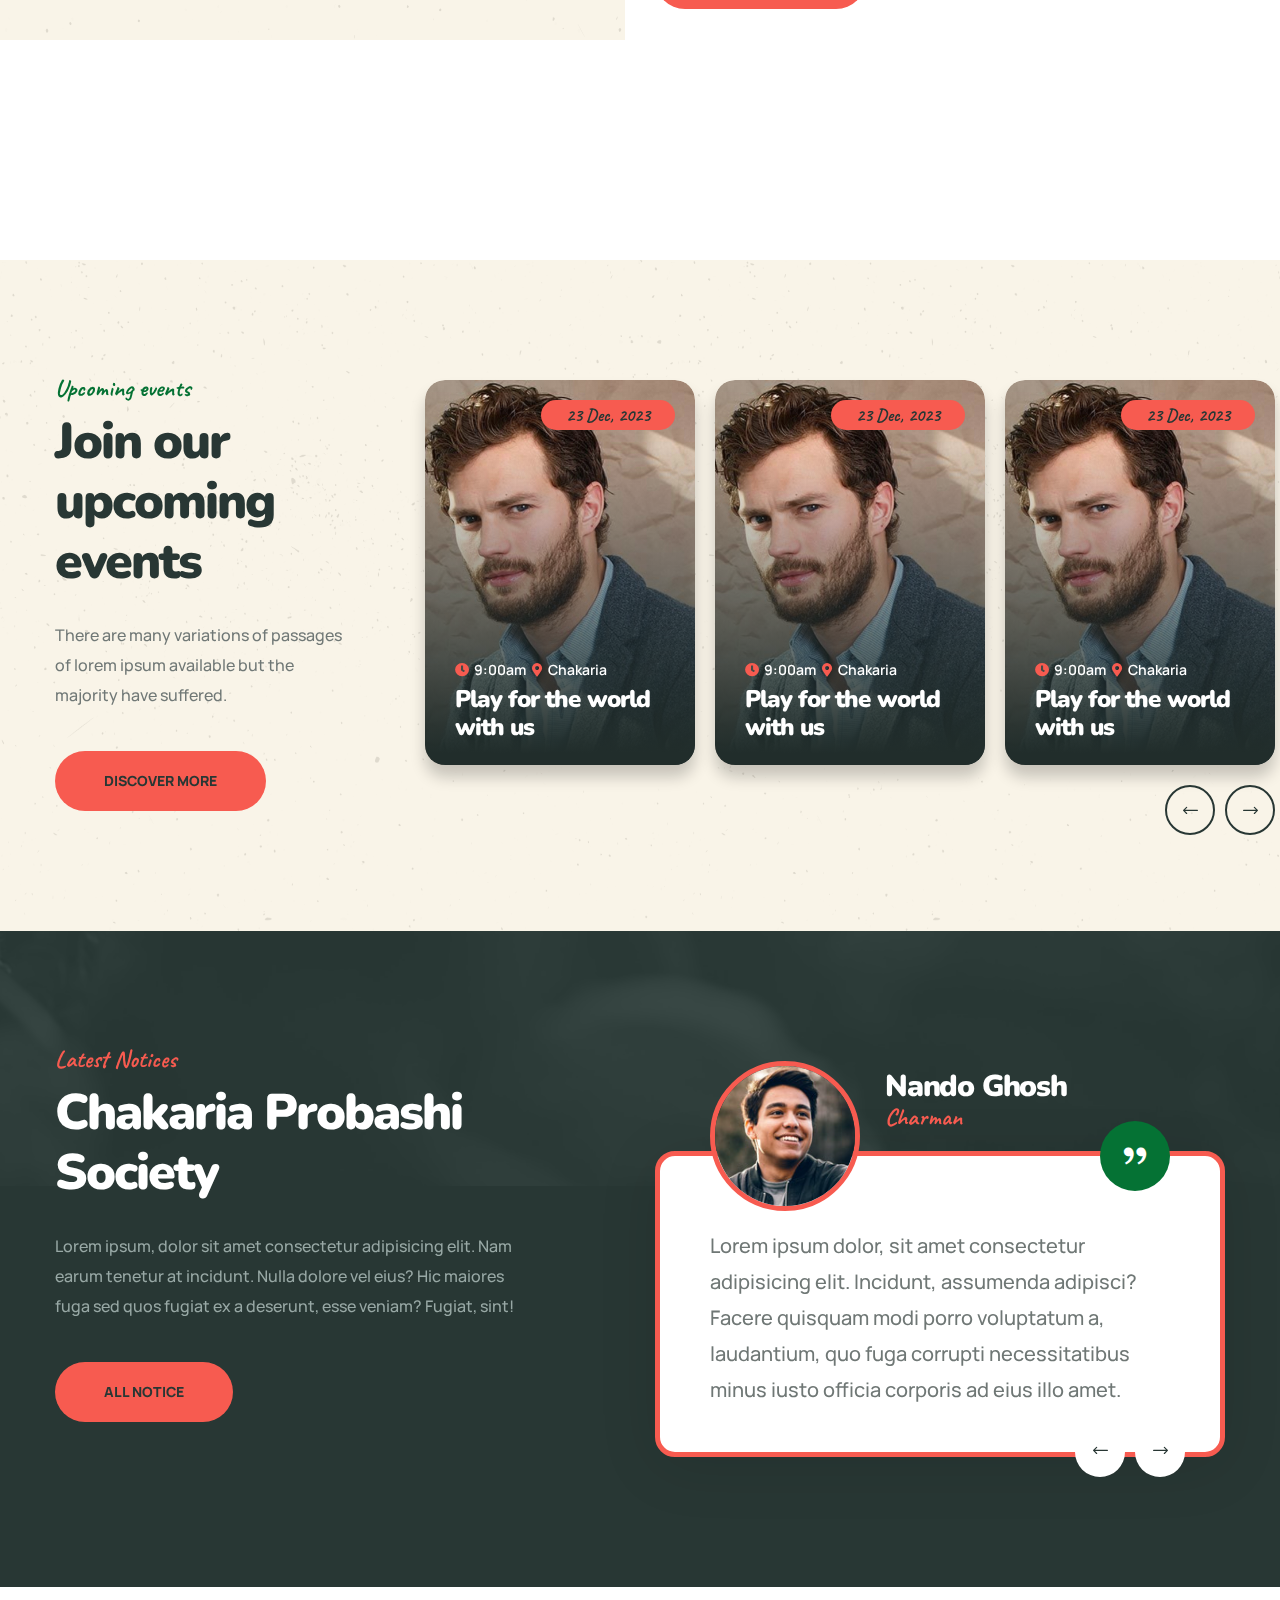
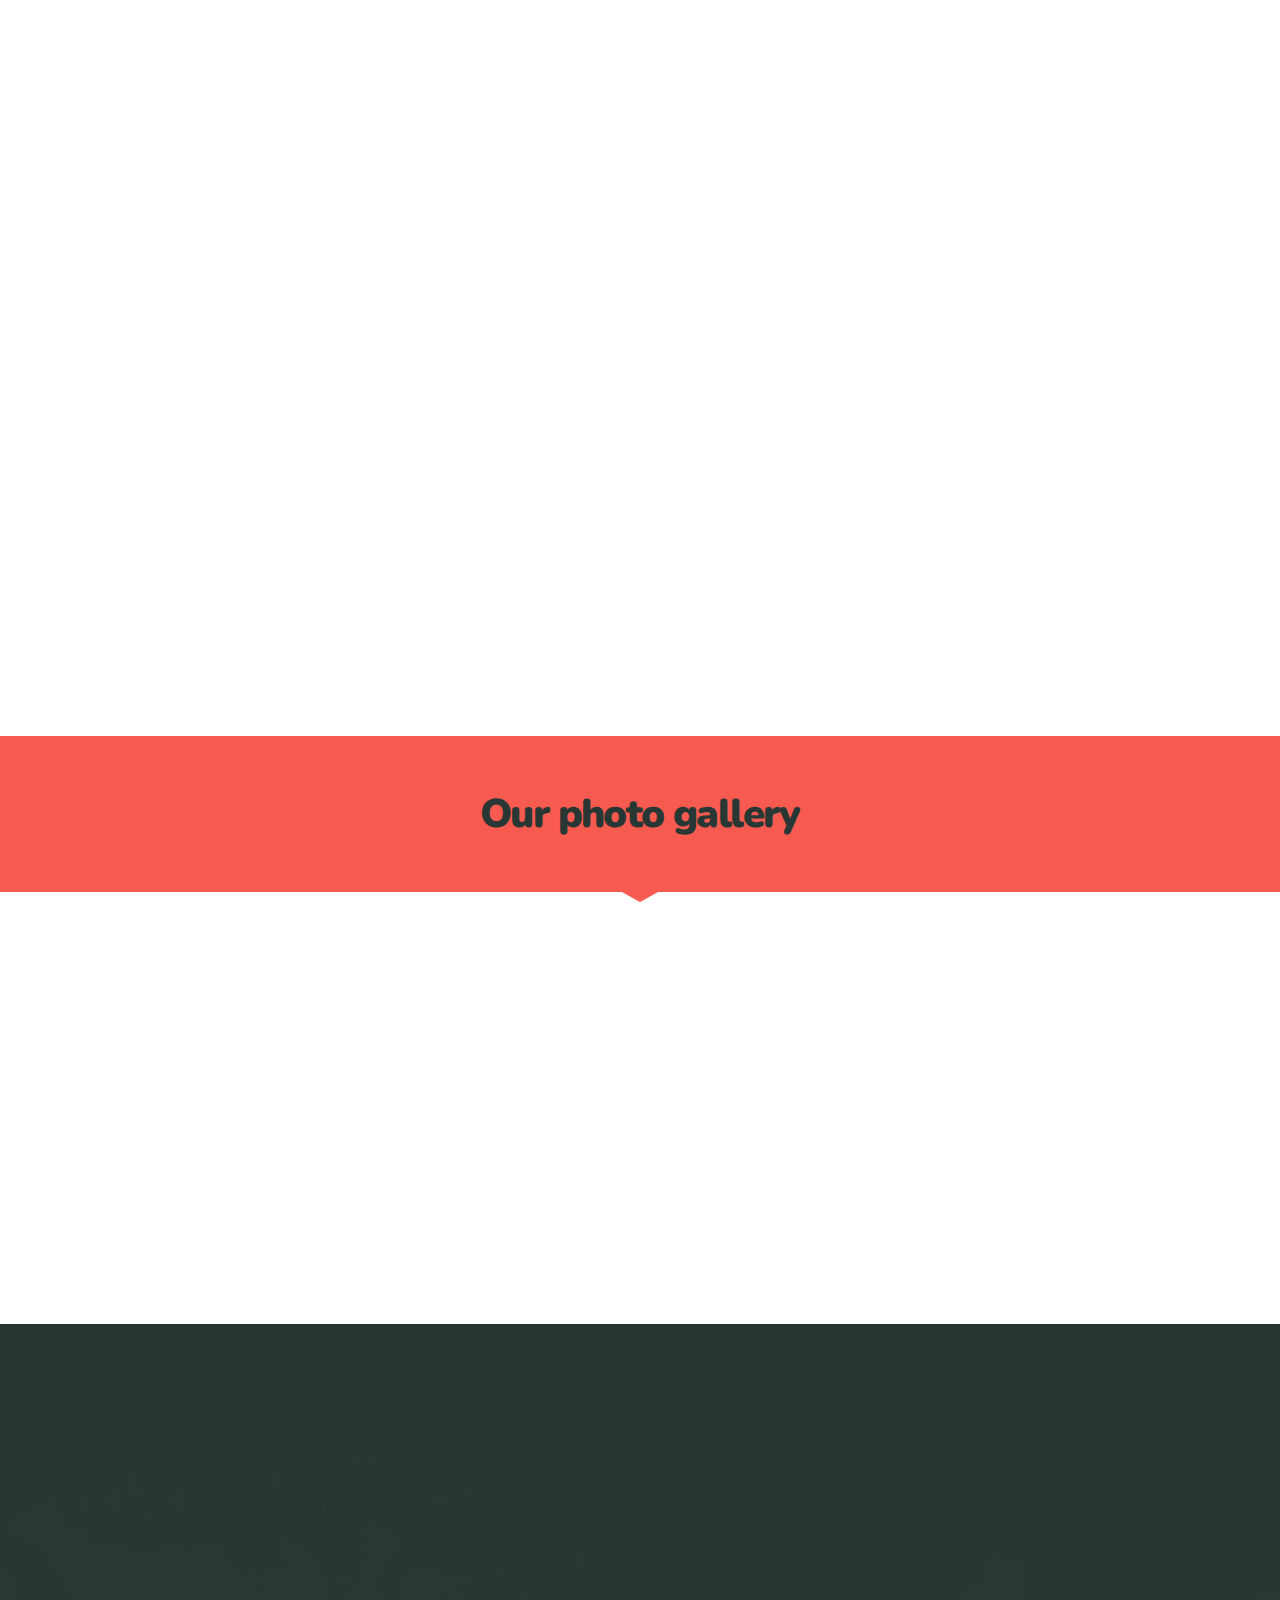
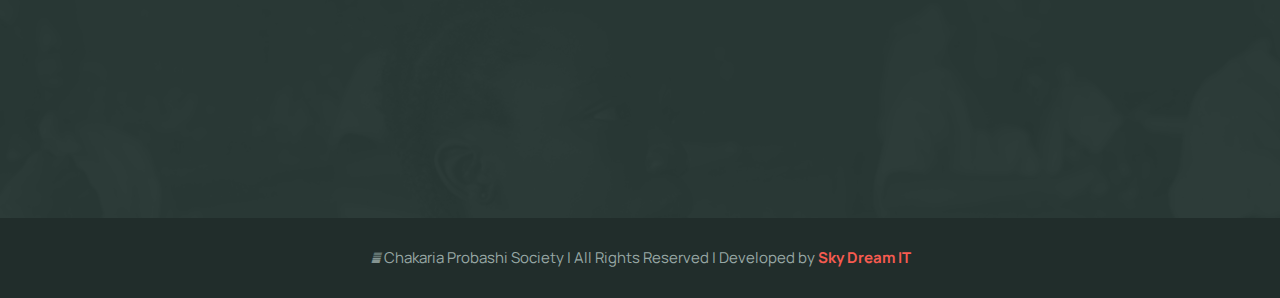
<file: index copy.html>
<!DOCTYPE html>
<html lang="en">

<head>
    <meta charset="UTF-8" />
    <meta name="viewport" content="width=device-width, initial-scale=1.0" />
    <title> Home </title>
    <!-- favicons Icons -->
    <link rel="apple-touch-icon" sizes="180x180" href="assets/images/resources/logo.png" />
    <link rel="icon" type="image/png" sizes="32x32" href="assets/images/resources/logo.png">
    <link rel="icon" type="image/png" sizes="16x16" href="assets/images/resources/logo.png" />
    <link rel="manifest" href="assets/images/favicons/site.webmanifest" />
    <meta name="description" content="Oxpins HTML 5 Template " />

    <!-- fonts -->
    <link rel="preconnect" href="https://fonts.googleapis.com/">

    <link rel="preconnect" href="https://fonts.gstatic.com/" crossorigin>

    <link
        href="https://fonts.googleapis.com/css2?family=Nunito:ital,wght@0,200;0,300;0,400;0,500;0,600;0,700;0,800;0,900;1,200;1,300;1,400;1,500;1,600;1,700;1,800;1,900&amp;display=swap"
        rel="stylesheet">

    <link href="https://fonts.googleapis.com/css2?family=Manrope:wght@200;300;400;500;600;700;800&amp;display=swap"
        rel="stylesheet">

    <link href="https://fonts.googleapis.com/css2?family=Caveat:wght@400;500;600;700&amp;display=swap" rel="stylesheet">

    <link rel="stylesheet" href="https://cdnjs.cloudflare.com/ajax/libs/font-awesome/6.5.0/css/all.min.css"
        integrity="sha512-Avb2QiuDEEvB4bZJYdft2mNjVShBftLdPG8FJ0V7irTLQ8Uo0qcPxh4Plq7G5tGm0rU+1SPhVotteLpBERwTkw=="
        crossorigin="anonymous" referrerpolicy="no-referrer" />

    <link rel="stylesheet" href="assets/vendors/bootstrap/css/bootstrap.min.css" />
    <link rel="stylesheet" href="assets/vendors/animate/animate.min.css" />
    <link rel="stylesheet" href="assets/vendors/animate/custom-animate.css" />
    <link rel="stylesheet" href="assets/vendors/fontawesome/css/all.min.css" />
    <link rel="stylesheet" href="assets/vendors/jarallax/jarallax.css" />
    <link rel="stylesheet" href="assets/vendors/jquery-magnific-popup/jquery.magnific-popup.css" />
    <link rel="stylesheet" href="assets/vendors/nouislider/nouislider.min.css" />
    <link rel="stylesheet" href="assets/vendors/nouislider/nouislider.pips.css" />
    <link rel="stylesheet" href="assets/vendors/odometer/odometer.min.css" />
    <link rel="stylesheet" href="assets/vendors/swiper/swiper.min.css" />
    <link rel="stylesheet" href="assets/vendors/oxpins-icons/style.css">
    <link rel="stylesheet" href="assets/vendors/tiny-slider/tiny-slider.min.css" />
    <link rel="stylesheet" href="assets/vendors/reey-font/stylesheet.css" />
    <link rel="stylesheet" href="assets/vendors/owl-carousel/owl.carousel.min.css" />
    <link rel="stylesheet" href="assets/vendors/owl-carousel/owl.theme.default.min.css" />
    <link rel="stylesheet" href="assets/vendors/bxslider/jquery.bxslider.css" />
    <link rel="stylesheet" href="assets/vendors/bootstrap-select/css/bootstrap-select.min.css" />
    <link rel="stylesheet" href="assets/vendors/vegas/vegas.min.css" />
    <link rel="stylesheet" href="assets/vendors/jquery-ui/jquery-ui.css" />
    <link rel="stylesheet" href="assets/vendors/timepicker/timePicker.css" />

    <!-- template styles -->
    <link rel="stylesheet" href="assets/css/oxpins.css" />
    <link rel="stylesheet" href="assets/css/oxpins-responsive.css" />
</head>

<body class="custom-cursor">

    <div class="custom-cursor__cursor"></div>
    <div class="custom-cursor__cursor-two"></div>

    <div class="preloader">
        <div class="preloader__image"></div>
    </div>
    <!-- /.preloader -->


    <div class="page-wrapper">
        <header class="main-header">
            <nav class="main-menu">
                <div class="main-menu__wrapper">
                    <div class="main-menu__wrapper-inner">
                        <div class="main-menu__left">
                            <div class="main-menu__logo">
                                <a href="index.html"><img class="logo" src="assets/images/resources/logo.png"
                                        alt=""></a>
                            </div>
                        </div>
                        <div class="main-menu__right">
                            <div class="main-menu__right-top">
                                <div class="main-menu__right-top-right">
                                    <div class="main-menu__right-top-address">
                                        <ul class="list-unstyled main-menu__right-top-address-list">
                                            <li>
                                                <div class="icon">
                                                    <span class="icon-phone-call"></span>
                                                </div>
                                                <div class="content">
                                                    <p>Helpline</p>
                                                    <h5><a href="#">+88 01700-000000</a></h5>
                                                </div>
                                            </li>
                                            <li>
                                                <div class="icon">
                                                    <span class="icon-message"></span>
                                                </div>
                                                <div class="content">
                                                    <p>Send email</p>
                                                    <h5><a href="#">admincpc@gmail.com</a>
                                                    </h5>
                                                </div>
                                            </li>
                                            <li>
                                                <div class="icon">
                                                    <span class="icon-location"></span>
                                                </div>
                                                <div class="content">
                                                    <p>380 St Kilda Road</p>
                                                    <h5>Mohammodpur, Dhaka</h5>
                                                </div>
                                            </li>
                                        </ul>
                                    </div>
                                    <div class="main-menu__right-top-social">
                                        <a href="#"><i class="fa-brands fa-facebook"></i></a>
                                        <a href="#"><i class="fa-brands fa-whatsapp"></i></a>
                                    </div>
                                </div>
                            </div>
                            <div class="main-menu__right-bottom">
                                <div class="main-menu__main-menu-box">
                                    <a href="#" class="mobile-nav__toggler"><i class="fa fa-bars"></i></a>
                                    <ul class="main-menu__list">
                                        <li class=" current megamenu">
                                            <a href="index.html">Home </a>
                                        </li>
                                        <li>
                                            <a href="#">About</a>
                                        </li>
                                        <li>
                                            <a href="#">Events</a>
                                        </li>
                                        <li>
                                            <a href="#">Notice</a>
                                        </li>
                                        <li>
                                            <a href="#">Gallery</a>
                                        </li>
                                        <li>
                                            <a href="#">Contact</a>
                                        </li>

                                    </ul>
                                </div>
                                <div class="main-menu__main-menu-content-box">
                                    <div class="main-menu__search-cat-btn-box">
                                        <div class="main-menu__btn-box">
                                            <a href="donate-now.html" class="main-menu__btn fw-bolder"> <span
                                                    class="fa fa-heart"></span>Join Us</a>
                                        </div>
                                    </div>
                                </div>
                            </div>
                        </div>
                    </div>
                </div>
            </nav>
        </header>

        <div class="stricky-header stricked-menu main-menu">
            <div class="sticky-header__content"></div><!-- /.sticky-header__content -->
        </div><!-- /.stricky-header -->

        <!--Main Slider Start-->
        <section class="main-slider clearfix">
            <div class="swiper-container thm-swiper__slider" data-swiper-options='{"slidesPerView": 1, "loop": true,
                "effect": "fade",
                "pagination": {
                "el": "#main-slider-pagination",
                "type": "bullets",
                "clickable": true
                },
                "navigation": {
                "nextEl": "#main-slider__swiper-button-next",
                "prevEl": "#main-slider__swiper-button-prev"
                },
                "autoplay": {
                "delay": 5000
                }}'>
                <div class="swiper-wrapper">

                    <div class="swiper-slide">
                        <div class="image-layer"
                            style="background-image: url(assets/images/cps/cps-2.jpg);"></div>
                        <!-- /.image-layer -->

                        <div class="main-slider-shape-1"
                            style="background-image: url(assets/images/shapes/main-slider-shape-1.jpg);"></div>
                        <div class="main-slider-shape-2 float-bob-x">
                            <img src="assets/images/shapes/main-slider-shape-2.png" alt="">
                        </div>

                        <div class="container">
                            <div class="row">
                                <div class="col-xl-6 col-lg-8">
                                    <div class="main-slider__content">
                                        <p class="main-slider__sub-title">Coordinated. Connected. Committed.</p>
                                        <h2 class="main-slider__title">Chakaria Probashi Society</h2>
                                        <div class="main-slider__btn-box">
                                            <a href="about.html" class="thm-btn main-slider__btn"> Discover more</a>
                                        </div>
                                    </div>
                                </div>
                            </div>
                        </div>
                    </div>

                    <div class="swiper-slide">
                        <div class="image-layer"
                            style="background-image: url(assets/images/cps/cps-5.jpg);"></div>
                        <!-- /.image-layer -->

                        <div class="main-slider-shape-1"
                            style="background-image: url(assets/images/shapes/main-slider-shape-1.jpg);"></div>
                        <div class="main-slider-shape-2 float-bob-x">
                            <img src="assets/images/shapes/main-slider-shape-2.png" alt="">
                        </div>

                        <div class="container">
                            <div class="row">
                                <div class="col-xl-6 col-lg-8">
                                    <div class="main-slider__content">
                                        <p class="main-slider__sub-title">Coordinated. Connected. Committed.</p>
                                        <h2 class="main-slider__title">Chakaria Probashi Society</h2>
                                        <div class="main-slider__btn-box">
                                            <a href="about.html" class="thm-btn main-slider__btn"> Discover more</a>
                                        </div>
                                    </div>
                                </div>
                            </div>
                        </div>
                    </div>

                </div>

                <!-- If we need navigation buttons -->
                <div class="main-slider__nav">
                    <div class="swiper-button-prev" id="main-slider__swiper-button-next">
                        <i class="icon-left-arrow"></i>
                    </div>
                    <div class="swiper-button-next" id="main-slider__swiper-button-prev">
                        <i class="icon-right-arrow"></i>
                    </div>
                </div>

            </div>
        </section>
        <!--Main Slider End-->

        <!--About One Start-->
        <section class="about-one">
            <div class="about-one__shape-box-1">
                <div class="about-one__shape-1"
                    style="background-image: url(assets/images/shapes/about-one-shape-1.png);"></div>
            </div>
            <div class="container">
                <div class="row">
                    <div class="col-xl-6">
                        <div class="about-one__left">
                            <div class="about-one__img-box wow slideInLeft" data-wow-delay="100ms"
                                data-wow-duration="2500ms">
                                <div class="about-one__img">
                                    <img src="assets/images/cps/cpc-about.jpg" alt="">
                                </div>
                                <div class="about-one__img-border"></div>
                                <div class="about-one__shape-2 zoom-fade">
                                    <img  src="assets/images/shapes/about-one-shape-2.png" alt="">
                                </div>
                                <div class="about-one__shape-3 float-bob-y">
                                    <img src="assets/images/shapes/about-one-shape-3.png" alt="">
                                </div>
                                <div class="about-one__shape-4 zoominout">
                                    <img src="assets/images/shapes/about-one-shape-4.png" alt="">
                                </div>
                            </div>
                        </div>
                    </div>
                    <div class="col-xl-6 d-flex justify-content-center align-items-center">
                        <div class="about-one__right">
                            <div class="section-title text-left">
                                <span class="section-title__tagline">Welcome to Chakaria Probashi Society</span>
                                <h2 class="section-title__title">Helping each other can make world better</h2>
                            </div>
                            <p class="about-one__text">We help companies develop powerful corporate social
                                responsibility, grantmaking, and employee engagement strategies. Our impact is about
                                more than moving money to where it’s needed most it’s also about helping nonprofits
                                access information and ideas that will help them listen, learn, and grow. </p>
                           
                            <a href="about.html" class="thm-btn about-one__btn mt-5">Discover More</a>
                        </div>
                    </div>
                </div>
            </div>
        </section>
        <!--About One End-->

       


        <!--Events One Start-->
        <section class="events-one">
            <div class="events-one-shape-1" style="background-image: url(assets/images/shapes/events-one-shape-1.png)">
            </div>
            <div class="container">
                <div class="row">
                    <div class="col-xl-4 col-lg-4">
                        <div class="events-one__left">
                            <div class="section-title text-left">
                                <span class="section-title__tagline">Upcoming events</span>
                                <h2 class="section-title__title">Join our upcoming events</h2>
                            </div>
                            <p class="events-one__text-1">There are many variations of passages of lorem ipsum available
                                but the majority have suffered.</p>
                            <a href="event-details.html" class="thm-btn events-one__btn">Discover More</a>
                        </div>
                    </div>
                    <div class="col-xl-8 col-lg-8">
                        <div class="events-one__right">
                            <div class="events-one__carousel owl-carousel owl-theme thm-owl__carousel" data-owl-options='{
                                "loop": true,
                                "autoplay": true,
                                "margin": 20,
                                "nav": true,
                                "dots": false,
                                "smartSpeed": 500,
                                "autoplayTimeout": 10000,
                                "navText": ["<span class=\"icon-left-arrow\"></span>","<span class=\"icon-right-arrow\"></span>"],
                                "responsive": {
                                    "0": {
                                        "items": 1
                                    },
                                    "768": {
                                        "items": 2
                                    },
                                    "992": {
                                        "items": 2
                                    },
                                    "1200": {
                                        "items": 3
                                    }
                                }
                            }'>
                                <div class="item">
                                    <!--Events One Single Start-->
                                    <div class="events-one__single">
                                        <div class="events-one__img">
                                            <img src="assets/images/cps/cpc-about.jpg" alt="">
                                            <div class="events-one__date">
                                                <p>23 Dec, 2023</p>
                                            </div>
                                            <div class="events-one__content">
                                                <ul class="list-unstyled events-one__meta">
                                                    <li><i class="fas fa-clock"></i>9:00am</li>
                                                    <li><i class="fas fa-map-marker-alt"></i>Chakaria</li>
                                                </ul>
                                                <h3 class="events-one__title"><a href="#">Play for the
                                                        world
                                                        with us</a></h3>
                                            </div>
                                        </div>
                                    </div>
                                    <!--Events One Single End-->
                                </div>
                                <div class="item">
                                    <!--Events One Single Start-->
                                    <div class="events-one__single">
                                        <div class="events-one__img">
                                            <img src="assets/images/cps/cpc-about.jpg" alt="">
                                            <div class="events-one__date">
                                                <p>23 Dec, 2023</p>
                                            </div>
                                            <div class="events-one__content">
                                                <ul class="list-unstyled events-one__meta">
                                                    <li><i class="fas fa-clock"></i>9:00am</li>
                                                    <li><i class="fas fa-map-marker-alt"></i>Chakaria</li>
                                                </ul>
                                                <h3 class="events-one__title"><a href="#">Play for the
                                                        world
                                                        with us</a></h3>
                                            </div>
                                        </div>
                                    </div>
                                    <!--Events One Single End-->
                                </div>
                                <div class="item">
                                    <!--Events One Single Start-->
                                    <div class="events-one__single">
                                        <div class="events-one__img">
                                            <img src="assets/images/cps/cpc-about.jpg" alt="">
                                            <div class="events-one__date">
                                                <p>23 Dec, 2023</p>
                                            </div>
                                            <div class="events-one__content">
                                                <ul class="list-unstyled events-one__meta">
                                                    <li><i class="fas fa-clock"></i>9:00am</li>
                                                    <li><i class="fas fa-map-marker-alt"></i>Chakaria</li>
                                                </ul>
                                                <h3 class="events-one__title"><a href="#">Play for the
                                                        world
                                                        with us</a></h3>
                                            </div>
                                        </div>
                                    </div>
                                    <!--Events One Single End-->
                                </div>
                                <div class="item">
                                    <!--Events One Single Start-->
                                    <div class="events-one__single">
                                        <div class="events-one__img">
                                            <img src="assets/images/cps/cpc-about.jpg" alt="">
                                            <div class="events-one__date">
                                                <p>23 Dec, 2023</p>
                                            </div>
                                            <div class="events-one__content">
                                                <ul class="list-unstyled events-one__meta">
                                                    <li><i class="fas fa-clock"></i>9:00am</li>
                                                    <li><i class="fas fa-map-marker-alt"></i>Chakaria</li>
                                                </ul>
                                                <h3 class="events-one__title"><a href="#">Play for the
                                                        world
                                                        with us</a></h3>
                                            </div>
                                        </div>
                                    </div>
                                    <!--Events One Single End-->
                                </div>
                                <div class="item">
                                    <!--Events One Single Start-->
                                    <div class="events-one__single">
                                        <div class="events-one__img">
                                            <img src="assets/images/cps/cpc-about.jpg" alt="">
                                            <div class="events-one__date">
                                                <p>23 Dec, 2023</p>
                                            </div>
                                            <div class="events-one__content">
                                                <ul class="list-unstyled events-one__meta">
                                                    <li><i class="fas fa-clock"></i>9:00am</li>
                                                    <li><i class="fas fa-map-marker-alt"></i>Chakaria</li>
                                                </ul>
                                                <h3 class="events-one__title"><a href="#">Play for the
                                                        world
                                                        with us</a></h3>
                                            </div>
                                        </div>
                                    </div>
                                    <!--Events One Single End-->
                                </div>
                                <div class="item">
                                    <!--Events One Single Start-->
                                    <div class="events-one__single">
                                        <div class="events-one__img">
                                            <img src="assets/images/cps/cpc-about.jpg" alt="">
                                            <div class="events-one__date">
                                                <p>23 Dec, 2023</p>
                                            </div>
                                            <div class="events-one__content">
                                                <ul class="list-unstyled events-one__meta">
                                                    <li><i class="fas fa-clock"></i>9:00am</li>
                                                    <li><i class="fas fa-map-marker-alt"></i>Chakaria</li>
                                                </ul>
                                                <h3 class="events-one__title"><a href="#">Play for the
                                                        world
                                                        with us</a></h3>
                                            </div>
                                        </div>
                                    </div>
                                    <!--Events One Single End-->
                                </div>
                                
                            </div>
                        </div>
                    </div>
                </div>
            </div>
        </section>
        <!--Events One End-->

         <!-- Notice Start-->
         <section class="testimonial-one">
            <div class="testimonial-one-bg jarallax" data-jarallax data-speed="0.2" data-imgPosition="50% 0%"
                style="background-image: url(assets/images/backgrounds/testimonial-one-bg.jpg);"></div>
            <div class="container">
                <div class="row">
                    <div class="col-xl-6 col-lg-6">
                        <div class="testimonial-one__left">
                            <div class="section-title text-left">
                                <span class="section-title__tagline">Latest Notices</span>
                                <h2 class="section-title__title">Chakaria Probashi Society</h2>
                            </div>
                            <p class="testimonial-one__text-1">Lorem ipsum, dolor sit amet consectetur adipisicing elit. Nam earum tenetur at incidunt. Nulla dolore vel eius? Hic maiores fuga sed quos fugiat ex a deserunt, esse veniam? Fugiat, sint!</p>
                            <a href="#" class="thm-btn testimonial-one__btn">all Notice</a>
                        </div>
                    </div>
                    <div class="col-xl-6 col-lg-6">
                        <div class="testimonial-one__right">
                            <div class="testimonial-one__carousel owl-carousel owl-theme thm-owl__carousel"
                                data-owl-options='{
                                        "loop": true,
                                        "autoplay": true,
                                        "margin": 50,
                                        "nav": true,
                                        "dots": false,
                                        "smartSpeed": 500,
                                        "autoplayTimeout": 10000,
                                        "navText": ["<span class=\"icon-left-arrow\"></span>","<span class=\"icon-right-arrow\"></span>"],
                                        "responsive": {
                                            "0": {
                                                "items": 1
                                            },
                                            "768": {
                                                "items": 1
                                            },
                                            "992": {
                                                "items": 1
                                            },
                                            "1200": {
                                                "items": 1
                                            }
                                        }
                                    }'>
                                <div class="item">
                                    <!--Testimonial One Single Start-->
                                    <div class="testimonial-one__single"> 
                                        <div class="testimonial-one__client-img">
                                            <img src="assets/images/testimonial/testimonial-1-1.jpg" alt="">
                                        </div>
                                        <div class="testimonial-one__client-info">
                                            <h3 class="testimonial-one__client-name">Nando Ghosh</h3>
                                            <p class="testimonial-one__client-sub-title">Charman</p>
                                        </div>
                                        <div class="testimonial-one__quote">
                                            <span class="icon-double-quotes"></span>
                                        </div>
                                        <p class="testimonial-one__text-2">Lorem ipsum dolor, sit amet consectetur adipisicing elit. Incidunt, assumenda adipisci? Facere quisquam modi porro voluptatum a, laudantium, quo fuga corrupti necessitatibus minus iusto officia corporis ad eius illo amet.</p>
                                    </div>
                                    <!--Testimonial One Single End-->
                                </div>

                                <div class="item">
                                    <!--Testimonial One Single Start-->
                                    <div class="testimonial-one__single"> 
                                        <div class="testimonial-one__client-img">
                                            <img src="assets/images/testimonial/testimonial-1-1.jpg" alt="">
                                        </div>
                                        <div class="testimonial-one__client-info">
                                            <h3 class="testimonial-one__client-name">Nando Ghosh</h3>
                                            <p class="testimonial-one__client-sub-title">Charman</p>
                                        </div>
                                        <div class="testimonial-one__quote">
                                            <span class="icon-double-quotes"></span>
                                        </div>
                                        <p class="testimonial-one__text-2">Lorem ipsum dolor, sit amet consectetur adipisicing elit. Incidunt, assumenda adipisci? Facere quisquam modi porro voluptatum a, laudantium, quo fuga corrupti necessitatibus minus iusto officia corporis ad eius illo amet.</p>
                                    </div>
                                    <!--Testimonial One Single End-->
                                </div>
                                
                                   <div class="item">
                                    <!--Testimonial One Single Start-->
                                    <div class="testimonial-one__single"> 
                                        <div class="testimonial-one__client-img">
                                            <img src="assets/images/testimonial/testimonial-1-1.jpg" alt="">
                                        </div>
                                        <div class="testimonial-one__client-info">
                                            <h3 class="testimonial-one__client-name">Nando Ghosh</h3>
                                            <p class="testimonial-one__client-sub-title">Charman</p>
                                        </div>
                                        <div class="testimonial-one__quote">
                                            <span class="icon-double-quotes"></span>
                                        </div>
                                        <p class="testimonial-one__text-2">Lorem ipsum dolor, sit amet consectetur adipisicing elit. Incidunt, assumenda adipisci? Facere quisquam modi porro voluptatum a, laudantium, quo fuga corrupti necessitatibus minus iusto officia corporis ad eius illo amet.</p>
                                    </div>
                                    <!--Testimonial One Single End-->
                                </div>
                            </div>
                        </div>
                    </div>
                </div>
            </div>
        </section>
        <!--Notice End-->

        <!--Feature One Start-->
        <section class="feature-one">
            <div class="container">
                <div class="row">
                    <div class="col-xl-6 col-lg-6  wow slideInLeft" data-wow-delay="100ms" data-wow-duration="2500ms">
                        <div class="feature-one__single">
                            <div class="feature-one__single-bg"
                                style="background-image: url(assets/images/shapes/feature-one-shape-1.png);"></div>
                            <div class="feature-one__top">
                                <div class="feature-one__top-inner">
                                    <div class="feature-one__top-icon">
                                        <span class="icon-help"></span>
                                    </div>
                                    <div class="feature-one__top-title-box">
                                        <h3 class="feature-one__top-title"><a href="become-volunteer.html">Join us &
                                                become <br> a
                                                member</a></h3>
                                    </div>
                                </div>
                            </div>
                            <p class="feature-one__text">Mauris feugiat at orci ac congue. mauris ut <br> lacus quis
                                proin
                                diam.</p>
                            <ul class="list-unstyled feature-one__point">
                                <li>
                                    <div class="icon">
                                        <span class="fa fa-check"></span>
                                    </div>
                                    <div class="text">
                                        <p>Sed et nulla a nunc finibus eleifend.</p>
                                    </div>
                                </li>
                                <li>
                                    <div class="icon">
                                        <span class="fa fa-check"></span>
                                    </div>
                                    <div class="text">
                                        <p>Mauris nulla nisl, pellentesque vetae.</p>
                                    </div>
                                </li>
                                <li>
                                    <div class="icon">
                                        <span class="fa fa-check"></span>
                                    </div>
                                    <div class="text">
                                        <p>Proin quis aliquam nisi.</p>
                                    </div>
                                </li>
                            </ul>
                            <a href="become-volunteer.html" class="thm-btn feature-one__btn">View details</a>
                        </div>
                    </div>
                    <div class="col-xl-6 col-lg-6  wow slideInRight" data-wow-delay="100ms" data-wow-duration="2500ms">
                        <div class="feature-one__single feature-one__single--two">
                            <div class="feature-one__single-bg"
                                style="background-image: url(assets/images/shapes/feature-one-shape-1.png);"></div>
                            <div class="feature-one__top">
                                <div class="feature-one__top-inner">
                                    <div class="feature-one__top-icon feature-one__top-icon--two">
                                        <span class="icon-gift-box"></span>
                                    </div>
                                    <div class="feature-one__top-title-box">
                                        <h3 class="feature-one__top-title"><a href="about.html">Send
                                                a gift for <br>
                                                Organization</a></h3>
                                    </div>
                                </div>
                            </div>
                            <p class="feature-one__text">Mauris feugiat at orci ac congue. mauris ut <br> lacus quis
                                proin
                                diam.</p>
                            <ul class="list-unstyled feature-one__point">
                                <li>
                                    <div class="icon">
                                        <span class="fa fa-check"></span>
                                    </div>
                                    <div class="text">
                                        <p>Sed et nulla a nunc finibus eleifend.</p>
                                    </div>
                                </li>
                                <li>
                                    <div class="icon">
                                        <span class="fa fa-check"></span>
                                    </div>
                                    <div class="text">
                                        <p>Mauris nulla nisl, pellentesque vetae.</p>
                                    </div>
                                </li>
                                <li>
                                    <div class="icon">
                                        <span class="fa fa-check"></span>
                                    </div>
                                    <div class="text">
                                        <p>Proin quis aliquam nisi.</p>
                                    </div>
                                </li>
                            </ul>
                            <a href="about.html" class="thm-btn feature-one__btn">View details</a>
                        </div>
                    </div>
                </div>
            </div>
        </section>
        <!--Feature One End-->


        <!--Gallery One Start-->
        <section class="gallery-one">
            <div class="gallery-one__top">
                <h3 class="gallery-one__top-title">Our photo gallery</h3>
            </div>
            <div class="gallery-one__bottom">
                <div class="gallery-one__container">
                    <ul class="list-unstyled gallery-one__list">
                        <li class="gallery-one__single wow fadeInUp" data-wow-delay="100ms">
                            <div class="gallery-one__img">
                                <img src="assets/images/gallery/team-1.jpg" alt="">
                                <a href="assets/images/gallery/team-1.jpg" class="img-popup"></a>
                            </div>
                        </li>
                        <li class="gallery-one__single wow fadeInUp" data-wow-delay="200ms">
                            <div class="gallery-one__img">
                                <img src="assets/images/gallery/team-2.jpg" alt="">
                                <a href="assets/images/gallery/team-2.jpg" class="img-popup"></a>
                            </div>
                        </li>
                        <li class="gallery-one__single wow fadeInUp" data-wow-delay="300ms">
                            <div class="gallery-one__img">
                                <img src="assets/images/gallery/team-3.jpg" alt="">
                                <a href="assets/images/gallery/team-3.jpg" class="img-popup"></a>
                            </div>
                        </li>
                        <li class="gallery-one__single wow fadeInUp" data-wow-delay="400ms">
                            <div class="gallery-one__img">
                                <img src="assets/images/gallery/team-4.jpg" alt="">
                                <a href="assets/images/gallery/team-4.jpg" class="img-popup"></a>
                            </div>
                        </li>
                        <li class="gallery-one__single wow fadeInUp" data-wow-delay="500ms">
                            <div class="gallery-one__img">
                                <img src="assets/images/gallery/testimonial-1.jpg" alt="">
                                <a href="assets/images/gallery/testimonial-1.jpg" class="img-popup"></a>
                            </div>
                        </li>
                    </ul>
                </div>
            </div>
        </section>
        <!--Gallery One End-->


        <!--Site Footer Start-->
        <footer class="site-footer">
            <div class="site-footer-bg" style="background-image: url(assets/images/backgrounds/site-footer-bg.jpg);">
            </div>
            <div class="site-footer__top">
                <div class="container">
                    <div class="row">
                        <div class="col-xl-4 col-lg-6 col-md-6 wow fadeInUp" data-wow-delay="100ms">
                            <div class="footer-widget__column footer-widget__about">
                                <div class="footer-widget__about-logo">
                                    <a href="index.html"><img class="logo" src="assets/images/resources/logo.png"
                                            alt=""></a>
                                </div>
                                <div class="footer-widget__about-text-box">
                                    <p class="footer-widget__about-text">Nulla ultricies justo sit amet ante efficitur,
                                        eget pharetra augue efficitur. Vestibulum viverra, dolor sit amet ultricies.</p>
                                </div>

                            </div>
                        </div>
                        <div class="col-xl-2 col-lg-6 col-md-6 wow fadeInUp" data-wow-delay="200ms">
                            <div class="footer-widget__column footer-widget__links clearfix">
                                <h3 class="footer-widget__title">Links</h3>
                                <ul class="footer-widget__links-list list-unstyled clearfix">
                                    <li><a href="#">About us</a></li>
                                    <li><a href="#">Contact</a></li>
                                    <li><a href="#">Notice</a></li>
                                    <li><a href="#">Events</a></li>
                                </ul>
                            </div>
                        </div>
                        <div class="col-xl-2 col-lg-6 col-md-6 wow fadeInUp" data-wow-delay="300ms">
                            <div class="footer-widget__column footer-widget__non-profit clearfix">
                                <h3 class="footer-widget__title">Resources</h3>
                                <ul class="footer-widget__non-profit-list list-unstyled clearfix">
                                    <li><a href="donation-details.html">Member Registration</a></li>
                                    <li><a href="donation-details.html">Member LogIn</a></li>
                                </ul>
                            </div>
                        </div>
                        <div class="col-xl-4 col-lg-6 col-md-6 wow fadeInUp" data-wow-delay="400ms">
                            <div class="footer-widget__column footer-widget__contact">
                                <h3 class="footer-widget__title">Contact</h3>
                                <p class="footer-widget__contact-text">380 Street Kilda Broklyn Road <br> Mohammodpur,
                                    Dhaka-1207
                                </p>
                                <ul class="list-unstyled footer-widget__contact-list">
                                    <li>
                                        <div class="icon">
                                            <i class="fa fa-envelope"></i>
                                        </div>
                                        <div class="text">
                                            <p><a href="#">admincpc@gmail.com</a></p>
                                        </div>
                                    </li>
                                    <li>
                                        <div class="icon">
                                            <i class="fas fa-phone-alt"></i>
                                        </div>
                                        <div class="text">
                                            <p><a href="#">+88 01700-000000</a></p>
                                        </div>
                                    </li>
                                </ul>
                                <div class="site-footer__social">
                                    <a href="#"><i class="fa-brands fa-facebook"></i></a>
                                    <a href="#"><i class="fa-brands fa-whatsapp"></i></a>
                                </div>
                            </div>
                        </div>
                    </div>
                </div>
            </div>
            <div class="site-footer__bottom">
                <div class="container">
                    <div class="row">
                        <div class="col-xl-12">
                            <div class="site-footer__bottom-inner">
                                <p class="site-footer__bottom-text"><i class="fa-regular fa-copyright"></i> Chakaria
                                    Probashi Society | All Rights Reserved | Developed by <a class="fw-bolder"
                                        style="color: #f75b50;" href="https://skydreamit.com/">Sky Dream IT</a>
                                </p>
                            </div>
                        </div>
                    </div>
                </div>
            </div>
        </footer>
        <!--Site Footer End-->


    </div><!-- /.page-wrapper -->


    <div class="mobile-nav__wrapper">
        <div class="mobile-nav__overlay mobile-nav__toggler"></div>
        <!-- /.mobile-nav__overlay -->
        <div class="mobile-nav__content">
            <span class="mobile-nav__close mobile-nav__toggler"><i class="fa fa-times"></i></span>

            <div class="logo-box">
                <a href="index.html" aria-label="logo"><img class="logo-mobile" src="assets/images/resources/logo.png"
                        width="143" alt="" /></a>
            </div>
            <!-- /.logo-box -->
            <div class="mobile-nav__container"></div>
            <!-- /.mobile-nav__container -->

            <ul class="mobile-nav__contact list-unstyled">
                <li>
                    <i class="fa fa-envelope"></i>
                    <a href="#">admincps@gmail.com</a>
                </li>
                <li>
                    <i class="fa fa-phone-alt"></i>
                    <a href="#">+88 01700-000000</a>
                </li>
            </ul><!-- /.mobile-nav__contact -->
            <div class="mobile-nav__top">
                <div class="mobile-nav__social">
                    <a href="#"><i class="fa-brands fa-facebook"></i></a>
                    <a href="#"><i class="fa-brands fa-whatsapp"></i></a>
                </div><!-- /.mobile-nav__social -->
            </div><!-- /.mobile-nav__top -->



        </div>
        <!-- /.mobile-nav__content -->
    </div>
    <!-- /.mobile-nav__wrapper -->

    <div class="search-popup">
        <div class="search-popup__overlay search-toggler"></div>
        <!-- /.search-popup__overlay -->
        <div class="search-popup__content">
            <form action="#">
                <label for="search" class="sr-only">search here</label><!-- /.sr-only -->
                <input type="text" id="search" placeholder="Search Here..." />
                <button type="submit" aria-label="search submit" class="thm-btn">
                    <i class="icon-magnifying-glass"></i>
                </button>
            </form>
        </div>
        <!-- /.search-popup__content -->
    </div>
    <!-- /.search-popup -->

    <a href="#" data-target="html" class="scroll-to-target scroll-to-top"><i class="icon-up-arrow"></i></a>


    <script src="assets/vendors/jquery/jquery-3.6.0.min.js"></script>
    <script src="assets/vendors/bootstrap/js/bootstrap.bundle.min.js"></script>
    <script src="assets/vendors/jarallax/jarallax.min.js"></script>
    <script src="assets/vendors/jquery-ajaxchimp/jquery.ajaxchimp.min.js"></script>
    <script src="assets/vendors/jquery-appear/jquery.appear.min.js"></script>
    <script src="assets/vendors/jquery-circle-progress/jquery.circle-progress.min.js"></script>
    <script src="assets/vendors/jquery-magnific-popup/jquery.magnific-popup.min.js"></script>
    <script src="assets/vendors/jquery-validate/jquery.validate.min.js"></script>
    <script src="assets/vendors/nouislider/nouislider.min.js"></script>
    <script src="assets/vendors/odometer/odometer.min.js"></script>
    <script src="assets/vendors/swiper/swiper.min.js"></script>
    <script src="assets/vendors/tiny-slider/tiny-slider.min.js"></script>
    <script src="assets/vendors/wnumb/wNumb.min.js"></script>
    <script src="assets/vendors/wow/wow.js"></script>
    <script src="assets/vendors/isotope/isotope.js"></script>
    <script src="assets/vendors/countdown/countdown.min.js"></script>
    <script src="assets/vendors/owl-carousel/owl.carousel.min.js"></script>
    <script src="assets/vendors/bxslider/jquery.bxslider.min.js"></script>
    <script src="assets/vendors/bootstrap-select/js/bootstrap-select.min.js"></script>
    <script src="assets/vendors/vegas/vegas.min.js"></script>
    <script src="assets/vendors/jquery-ui/jquery-ui.js"></script>
    <script src="assets/vendors/timepicker/timePicker.js"></script>
    <script src="assets/vendors/circleType/jquery.circleType.js"></script>
    <script src="assets/vendors/circleType/jquery.lettering.min.js"></script>




    <!-- template js -->
    <script src="assets/js/oxpins.js"></script>
</body>


<!-- Mirrored from layerdrops.com/oxpinshtml/main-html/index.html by HTTrack Website Copier/3.x [XR&CO'2014], Thu, 30 Nov 2023 17:37:37 GMT -->

</html>
</file>
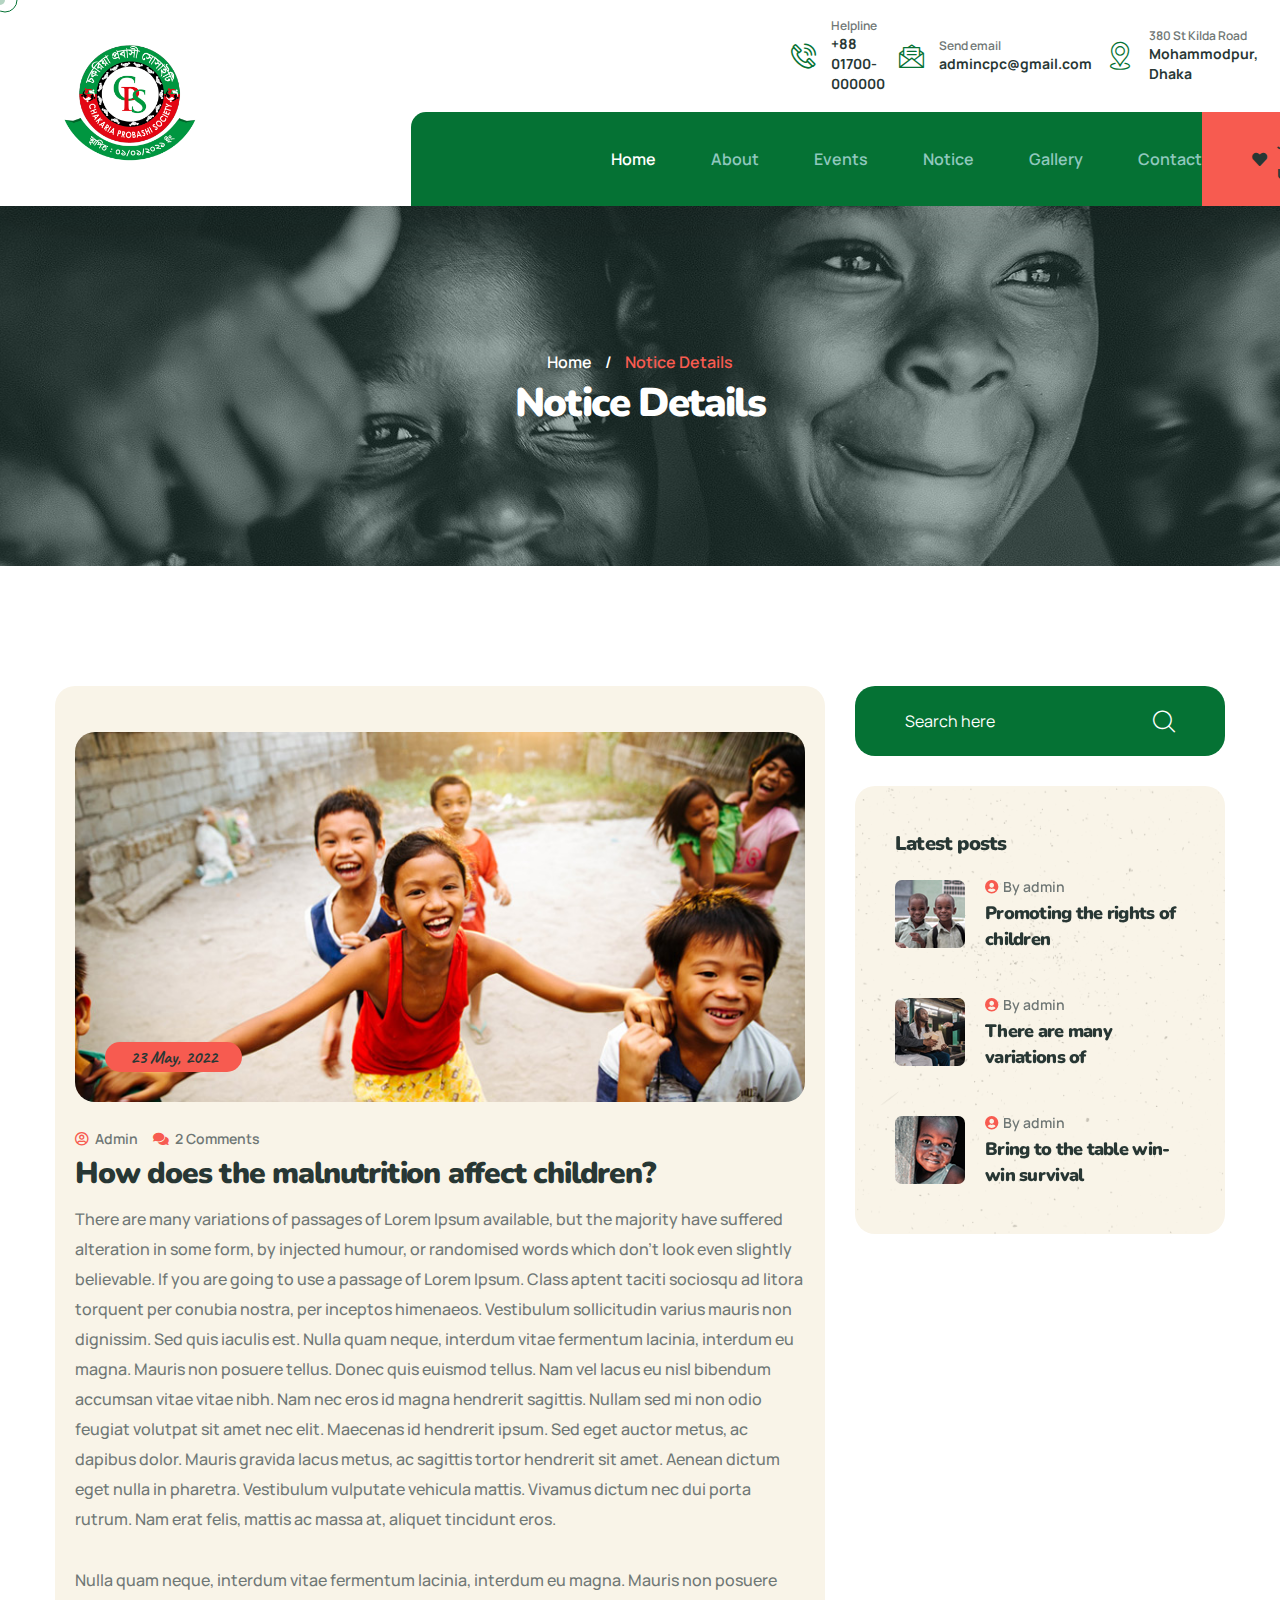
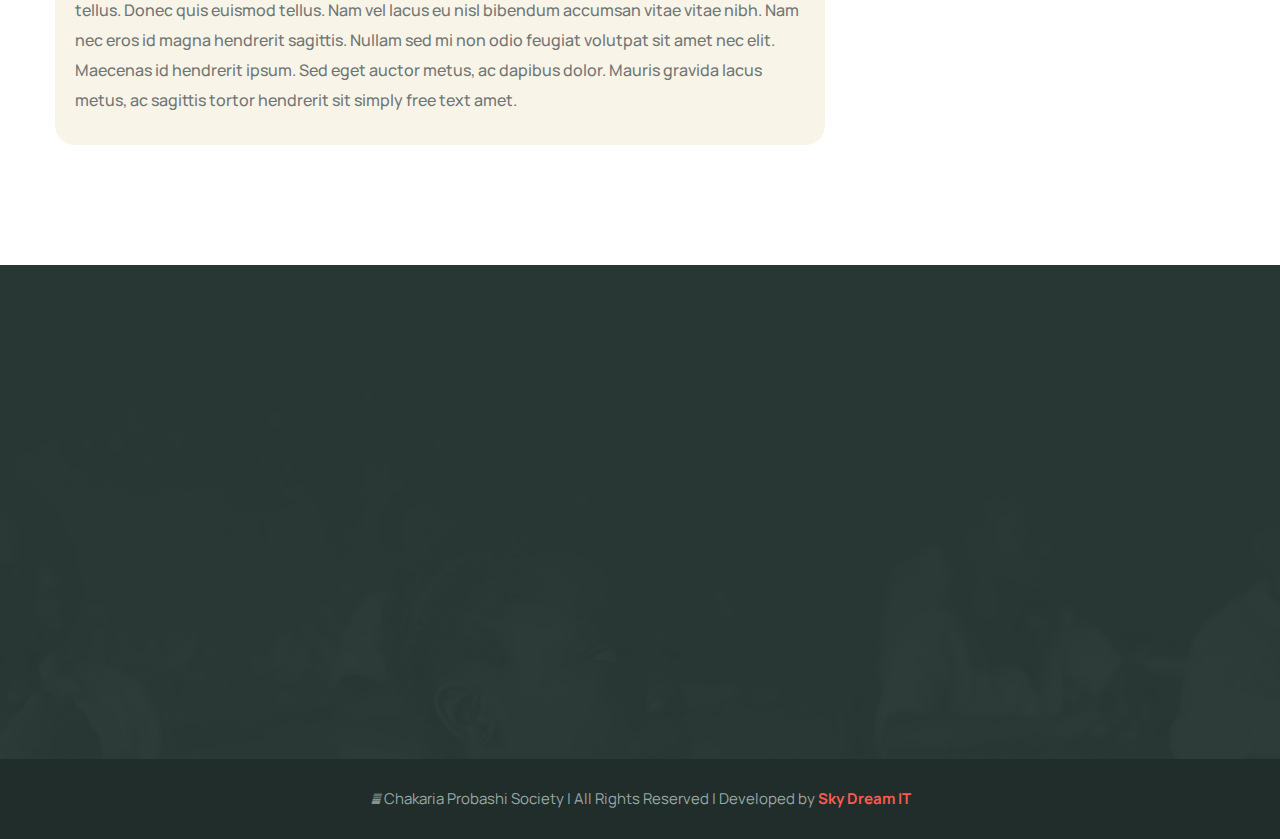
<file: notice-details.html>
<!DOCTYPE html>
<html lang="en">

<head>
    <meta charset="UTF-8" />
    <meta name="viewport" content="width=device-width, initial-scale=1.0" />
    <title> Notice Details</title>
    <!-- favicons Icons -->
    <link rel="apple-touch-icon" sizes="180x180" href="assets/images/resources/logo.png" />
    <link rel="icon" type="image/png" sizes="32x32" href="assets/images/resources/logo.png">
    <link rel="icon" type="image/png" sizes="16x16" href="assets/images/resources/logo.png" />
    <link rel="manifest" href="assets/images/favicons/site.webmanifest" />
    <meta name="description" content="Oxpins HTML 5 Template " />

    <!-- fonts -->
    <link rel="preconnect" href="https://fonts.googleapis.com/">

    <link rel="preconnect" href="https://fonts.gstatic.com/" crossorigin>

    <link
        href="https://fonts.googleapis.com/css2?family=Nunito:ital,wght@0,200;0,300;0,400;0,500;0,600;0,700;0,800;0,900;1,200;1,300;1,400;1,500;1,600;1,700;1,800;1,900&amp;display=swap"
        rel="stylesheet">

    <link href="https://fonts.googleapis.com/css2?family=Manrope:wght@200;300;400;500;600;700;800&amp;display=swap"
        rel="stylesheet">

    <link href="https://fonts.googleapis.com/css2?family=Caveat:wght@400;500;600;700&amp;display=swap" rel="stylesheet">

    <link rel="stylesheet" href="https://cdnjs.cloudflare.com/ajax/libs/font-awesome/6.5.0/css/all.min.css"
        integrity="sha512-Avb2QiuDEEvB4bZJYdft2mNjVShBftLdPG8FJ0V7irTLQ8Uo0qcPxh4Plq7G5tGm0rU+1SPhVotteLpBERwTkw=="
        crossorigin="anonymous" referrerpolicy="no-referrer" />

    <link rel="stylesheet" href="assets/vendors/bootstrap/css/bootstrap.min.css" />
    <link rel="stylesheet" href="assets/vendors/animate/animate.min.css" />
    <link rel="stylesheet" href="assets/vendors/animate/custom-animate.css" />
    <link rel="stylesheet" href="assets/vendors/fontawesome/css/all.min.css" />
    <link rel="stylesheet" href="assets/vendors/jarallax/jarallax.css" />
    <link rel="stylesheet" href="assets/vendors/jquery-magnific-popup/jquery.magnific-popup.css" />
    <link rel="stylesheet" href="assets/vendors/nouislider/nouislider.min.css" />
    <link rel="stylesheet" href="assets/vendors/nouislider/nouislider.pips.css" />
    <link rel="stylesheet" href="assets/vendors/odometer/odometer.min.css" />
    <link rel="stylesheet" href="assets/vendors/swiper/swiper.min.css" />
    <link rel="stylesheet" href="assets/vendors/oxpins-icons/style.css">
    <link rel="stylesheet" href="assets/vendors/tiny-slider/tiny-slider.min.css" />
    <link rel="stylesheet" href="assets/vendors/reey-font/stylesheet.css" />
    <link rel="stylesheet" href="assets/vendors/owl-carousel/owl.carousel.min.css" />
    <link rel="stylesheet" href="assets/vendors/owl-carousel/owl.theme.default.min.css" />
    <link rel="stylesheet" href="assets/vendors/bxslider/jquery.bxslider.css" />
    <link rel="stylesheet" href="assets/vendors/bootstrap-select/css/bootstrap-select.min.css" />
    <link rel="stylesheet" href="assets/vendors/vegas/vegas.min.css" />
    <link rel="stylesheet" href="assets/vendors/jquery-ui/jquery-ui.css" />
    <link rel="stylesheet" href="assets/vendors/timepicker/timePicker.css" />

    <!-- template styles -->
    <link rel="stylesheet" href="assets/css/oxpins.css" />
    <link rel="stylesheet" href="assets/css/oxpins-responsive.css" />
</head>

<body class="custom-cursor">

    <div class="custom-cursor__cursor"></div>
    <div class="custom-cursor__cursor-two"></div>

    <div class="preloader">
        <div class="preloader__image"></div>
    </div>
    <!-- /.preloader -->


    <div class="page-wrapper">
        <header class="main-header">
            <nav class="main-menu">
                <div class="main-menu__wrapper">
                    <div class="main-menu__wrapper-inner">
                        <div class="main-menu__left">
                            <div class="main-menu__logo">
                                <a href="index.html"><img class="logo" src="assets/images/resources/logo.png"
                                        alt=""></a>
                            </div>
                        </div>
                        <div class="main-menu__right">
                            <div class="main-menu__right-top">
                                <div class="main-menu__right-top-right">
                                    <div class="main-menu__right-top-address">
                                        <ul class="list-unstyled main-menu__right-top-address-list">
                                            <li>
                                                <div class="icon">
                                                    <span class="icon-phone-call"></span>
                                                </div>
                                                <div class="content">
                                                    <p>Helpline</p>
                                                    <h5><a href="#">+88 01700-000000</a></h5>
                                                </div>
                                            </li>
                                            <li>
                                                <div class="icon">
                                                    <span class="icon-message"></span>
                                                </div>
                                                <div class="content">
                                                    <p>Send email</p>
                                                    <h5><a href="#">admincpc@gmail.com</a>
                                                    </h5>
                                                </div>
                                            </li>
                                            <li>
                                                <div class="icon">
                                                    <span class="icon-location"></span>
                                                </div>
                                                <div class="content">
                                                    <p>380 St Kilda Road</p>
                                                    <h5>Mohammodpur, Dhaka</h5>
                                                </div>
                                            </li>
                                        </ul>
                                    </div>
                                    <div class="main-menu__right-top-social">
                                        <a href="#"><i class="fa-brands fa-facebook"></i></a>
                                        <a href="#"><i class="fa-brands fa-whatsapp"></i></a>
                                    </div>
                                </div>
                            </div>
                            <div class="main-menu__right-bottom">
                                <div class="main-menu__main-menu-box">
                                    <a href="#" class="mobile-nav__toggler"><i class="fa fa-bars"></i></a>
                                    <ul class="main-menu__list">
                                        <li class=" current megamenu">
                                            <a href="index.html">Home </a>
                                        </li>
                                        <li>
                                            <a href="#">About</a>
                                        </li>
                                        <li>
                                            <a href="#">Events</a>
                                        </li>
                                        <li>
                                            <a href="#">Notice</a>
                                        </li>
                                        <li>
                                            <a href="#">Gallery</a>
                                        </li>
                                        <li>
                                            <a href="#">Contact</a>
                                        </li>

                                    </ul>
                                </div>
                                <div class="main-menu__main-menu-content-box">
                                    <div class="main-menu__search-cat-btn-box">
                                        <div class="main-menu__btn-box">
                                            <a href="donate-now.html" class="main-menu__btn fw-bolder"> <span
                                                    class="fa fa-heart"></span>Join Us</a>
                                        </div>
                                    </div>
                                </div>
                            </div>
                        </div>
                    </div>
                </div>
            </nav>
        </header>

        <div class="stricky-header stricked-menu main-menu">
            <div class="sticky-header__content"></div><!-- /.sticky-header__content -->
        </div><!-- /.stricky-header -->

                <!--Page Header Start-->
                <section class="page-header">
                    <div class="page-header-bg" style="background-image: url(assets/images/backgrounds/page-header-bg.jpg)">
                    </div>
                    <div class="container">
                        <div class="page-header__inner">
                            <ul class="thm-breadcrumb list-unstyled">
                                <li><a href="index.html">Home</a></li>
                                <li><span>/</span></li>
                                <li class="active">Notice Details</li>
                            </ul>
                            <h2>Notice Details</h2>
                        </div>
                    </div>
                </section>
                <!--Page Header End-->
        
                <!--News details Start-->
                <section class="news-details">
                    <div class="container">
                        <div class="row">
                            <div class="col-xl-8 col-lg-7">
                                <div class="news-details__left sidebar__post">
                                    <div class="news-details__img">
                                        <img src="assets/images/blog/news-details-img-1.jpg" alt="">
                                        <div class="news-details__date">
                                            <p>23 May, 2022</p>
                                        </div>
                                    </div>
                                    <div class="news-details__content">
                                        <ul class="list-unstyled news-details__meta">
                                            <li><a href="news-details.html"><i class="far fa-user-circle"></i> Admin</a>
                                            </li>
                                            <li><a href="news-details.html"><i class="fas fa-comments"></i> 2
                                                    Comments</a>
                                            </li>
                                        </ul>
                                        <h3 class="news-details__title">How does the malnutrition affect children?</h3>
                                        <p class="news-details__text-1">There are many variations of passages of Lorem Ipsum
                                            available, but the majority have suffered alteration in some form, by injected
                                            humour, or randomised words which don't look even slightly believable. If you are
                                            going to use a passage of Lorem Ipsum. Class aptent taciti sociosqu ad litora
                                            torquent per conubia nostra, per inceptos himenaeos. Vestibulum sollicitudin varius
                                            mauris non dignissim. Sed quis iaculis est. Nulla quam neque, interdum vitae
                                            fermentum lacinia, interdum eu magna. Mauris non posuere tellus. Donec quis euismod
                                            tellus. Nam vel lacus eu nisl bibendum accumsan vitae vitae nibh. Nam nec eros id
                                            magna hendrerit sagittis. Nullam sed mi non odio feugiat volutpat sit amet nec elit.
                                            Maecenas id hendrerit ipsum. Sed eget auctor metus, ac dapibus dolor. Mauris gravida
                                            lacus metus, ac sagittis tortor hendrerit sit amet. Aenean dictum eget nulla in
                                            pharetra. Vestibulum vulputate vehicula mattis. Vivamus dictum nec dui porta rutrum.
                                            Nam erat felis, mattis ac massa at, aliquet tincidunt eros.</p>
                                        <p class="news-details__text-2">Nulla quam neque, interdum vitae fermentum lacinia,
                                            interdum eu magna. Mauris non posuere tellus. Donec quis euismod tellus. Nam vel
                                            lacus eu nisl bibendum accumsan vitae vitae nibh. Nam nec eros id magna hendrerit
                                            sagittis. Nullam sed mi non odio feugiat volutpat sit amet nec elit. Maecenas id
                                            hendrerit ipsum. Sed eget auctor metus, ac dapibus dolor. Mauris gravida lacus
                                            metus, ac sagittis tortor hendrerit sit simply free text amet.</p>
                                    </div>   
                                
                                </div>
                            </div>
                            <div class="col-xl-4 col-lg-5">
                                <div class="sidebar">
                                    <div class="sidebar__single sidebar__search">
                                        <form action="#" class="sidebar__search-form">
                                            <input type="search" placeholder="Search here">
                                            <button type="submit"><i class="icon-magnifying-glass"></i></button>
                                        </form>
                                    </div>
                                    <div class="sidebar__single sidebar__post">
                                        <div class="sidebar-shape-1"
                                            style="background-image: url(assets/images/shapes/sidebar-shape-1.png);"></div>
                                        <h3 class="sidebar__title">Latest posts</h3>
                                        <ul class="sidebar__post-list list-unstyled">
                                            <li>
                                                <div class="sidebar__post-image">
                                                    <img src="assets/images/blog/lp-1-1.jpg" alt="">
                                                </div>
                                                <div class="sidebar__post-content">
                                                    <h3>
                                                        <span class="sidebar__post-content-meta"><i
                                                                class="fas fa-user-circle"></i> By admin</span>
                                                        <a href="news-details.html">Promoting the rights
                                                            of children</a>
                                                    </h3>
                                                </div>
                                            </li>
                                            <li>
                                                <div class="sidebar__post-image">
                                                    <img src="assets/images/blog/lp-1-2.jpg" alt="">
                                                </div>
                                                <div class="sidebar__post-content">
                                                    <h3>
                                                        <span class="sidebar__post-content-meta"><i
                                                                class="fas fa-user-circle"></i> By admin</span>
                                                        <a href="news-details.html">There are many variations of</a>
                                                    </h3>
                                                </div>
                                            </li>
                                            <li>
                                                <div class="sidebar__post-image">
                                                    <img src="assets/images/blog/lp-1-3.jpg" alt="">
                                                </div>
                                                <div class="sidebar__post-content">
                                                    <h3>
                                                        <span class="sidebar__post-content-meta"><i
                                                                class="fas fa-user-circle"></i> By admin</span>
                                                        <a href="news-details.html">Bring to the table win-win survival</a>
                                                    </h3>
                                                </div>
                                            </li>
                                        </ul>
                                    </div>
                                </div>
                            </div>
                        </div>
                    </div>
                </section>
                <!--News details End-->


        <!--Site Footer Start-->
        <footer class="site-footer">
            <div class="site-footer-bg" style="background-image: url(assets/images/backgrounds/site-footer-bg.jpg);">
            </div>
            <div class="site-footer__top">
                <div class="container">
                    <div class="row">
                        <div class="col-xl-4 col-lg-6 col-md-6 wow fadeInUp" data-wow-delay="100ms">
                            <div class="footer-widget__column footer-widget__about">
                                <div class="footer-widget__about-logo">
                                    <a href="index.html"><img class="logo" src="assets/images/resources/logo.png"
                                            alt=""></a>
                                </div>
                                <div class="footer-widget__about-text-box">
                                    <p class="footer-widget__about-text">Nulla ultricies justo sit amet ante efficitur,
                                        eget pharetra augue efficitur. Vestibulum viverra, dolor sit amet ultricies.</p>
                                </div>

                            </div>
                        </div>
                        <div class="col-xl-2 col-lg-6 col-md-6 wow fadeInUp" data-wow-delay="200ms">
                            <div class="footer-widget__column footer-widget__links clearfix">
                                <h3 class="footer-widget__title">Links</h3>
                                <ul class="footer-widget__links-list list-unstyled clearfix">
                                    <li><a href="#">About us</a></li>
                                    <li><a href="#">Contact</a></li>
                                    <li><a href="#">Notice</a></li>
                                    <li><a href="#">Events</a></li>
                                </ul>
                            </div>
                        </div>
                        <div class="col-xl-2 col-lg-6 col-md-6 wow fadeInUp" data-wow-delay="300ms">
                            <div class="footer-widget__column footer-widget__non-profit clearfix">
                                <h3 class="footer-widget__title">Resources</h3>
                                <ul class="footer-widget__non-profit-list list-unstyled clearfix">
                                    <li><a href="donation-details.html">Member Registration</a></li>
                                    <li><a href="donation-details.html">Member LogIn</a></li>
                                </ul>
                            </div>
                        </div>
                        <div class="col-xl-4 col-lg-6 col-md-6 wow fadeInUp" data-wow-delay="400ms">
                            <div class="footer-widget__column footer-widget__contact">
                                <h3 class="footer-widget__title">Contact</h3>
                                <p class="footer-widget__contact-text">380 Street Kilda Broklyn Road <br> Mohammodpur,
                                    Dhaka-1207
                                </p>
                                <ul class="list-unstyled footer-widget__contact-list">
                                    <li>
                                        <div class="icon">
                                            <i class="fa fa-envelope"></i>
                                        </div>
                                        <div class="text">
                                            <p><a href="#">admincpc@gmail.com</a></p>
                                        </div>
                                    </li>
                                    <li>
                                        <div class="icon">
                                            <i class="fas fa-phone-alt"></i>
                                        </div>
                                        <div class="text">
                                            <p><a href="#">+88 01700-000000</a></p>
                                        </div>
                                    </li>
                                </ul>
                                <div class="site-footer__social">
                                    <a href="#"><i class="fa-brands fa-facebook"></i></a>
                                    <a href="#"><i class="fa-brands fa-whatsapp"></i></a>
                                </div>
                            </div>
                        </div>
                    </div>
                </div>
            </div>
            <div class="site-footer__bottom">
                <div class="container">
                    <div class="row">
                        <div class="col-xl-12">
                            <div class="site-footer__bottom-inner">
                                <p class="site-footer__bottom-text"><i class="fa-regular fa-copyright"></i> Chakaria
                                    Probashi Society | All Rights Reserved | Developed by <a class="fw-bolder"
                                        style="color: #f75b50;" href="https://skydreamit.com/">Sky Dream IT</a>
                                </p>
                            </div>
                        </div>
                    </div>
                </div>
            </div>
        </footer>
        <!--Site Footer End-->


    </div><!-- /.page-wrapper -->


    <div class="mobile-nav__wrapper">
        <div class="mobile-nav__overlay mobile-nav__toggler"></div>
        <!-- /.mobile-nav__overlay -->
        <div class="mobile-nav__content">
            <span class="mobile-nav__close mobile-nav__toggler"><i class="fa fa-times"></i></span>

            <div class="logo-box">
                <a href="index.html" aria-label="logo"><img class="logo-mobile" src="assets/images/resources/logo.png"
                        width="143" alt="" /></a>
            </div>
            <!-- /.logo-box -->
            <div class="mobile-nav__container"></div>
            <!-- /.mobile-nav__container -->

            <ul class="mobile-nav__contact list-unstyled">
                <li>
                    <i class="fa fa-envelope"></i>
                    <a href="#">admincps@gmail.com</a>
                </li>
                <li>
                    <i class="fa fa-phone-alt"></i>
                    <a href="#">+88 01700-000000</a>
                </li>
            </ul><!-- /.mobile-nav__contact -->
            <div class="mobile-nav__top">
                <div class="mobile-nav__social">
                    <a href="#"><i class="fa-brands fa-facebook"></i></a>
                    <a href="#"><i class="fa-brands fa-whatsapp"></i></a>
                </div><!-- /.mobile-nav__social -->
            </div><!-- /.mobile-nav__top -->



        </div>
        <!-- /.mobile-nav__content -->
    </div>
    <!-- /.mobile-nav__wrapper -->

    <div class="search-popup">
        <div class="search-popup__overlay search-toggler"></div>
        <!-- /.search-popup__overlay -->
        <div class="search-popup__content">
            <form action="#">
                <label for="search" class="sr-only">search here</label><!-- /.sr-only -->
                <input type="text" id="search" placeholder="Search Here..." />
                <button type="submit" aria-label="search submit" class="thm-btn">
                    <i class="icon-magnifying-glass"></i>
                </button>
            </form>
        </div>
        <!-- /.search-popup__content -->
    </div>
    <!-- /.search-popup -->

    <a href="#" data-target="html" class="scroll-to-target scroll-to-top"><i class="icon-up-arrow"></i></a>


    <script src="assets/vendors/jquery/jquery-3.6.0.min.js"></script>
    <script src="assets/vendors/bootstrap/js/bootstrap.bundle.min.js"></script>
    <script src="assets/vendors/jarallax/jarallax.min.js"></script>
    <script src="assets/vendors/jquery-ajaxchimp/jquery.ajaxchimp.min.js"></script>
    <script src="assets/vendors/jquery-appear/jquery.appear.min.js"></script>
    <script src="assets/vendors/jquery-circle-progress/jquery.circle-progress.min.js"></script>
    <script src="assets/vendors/jquery-magnific-popup/jquery.magnific-popup.min.js"></script>
    <script src="assets/vendors/jquery-validate/jquery.validate.min.js"></script>
    <script src="assets/vendors/nouislider/nouislider.min.js"></script>
    <script src="assets/vendors/odometer/odometer.min.js"></script>
    <script src="assets/vendors/swiper/swiper.min.js"></script>
    <script src="assets/vendors/tiny-slider/tiny-slider.min.js"></script>
    <script src="assets/vendors/wnumb/wNumb.min.js"></script>
    <script src="assets/vendors/wow/wow.js"></script>
    <script src="assets/vendors/isotope/isotope.js"></script>
    <script src="assets/vendors/countdown/countdown.min.js"></script>
    <script src="assets/vendors/owl-carousel/owl.carousel.min.js"></script>
    <script src="assets/vendors/bxslider/jquery.bxslider.min.js"></script>
    <script src="assets/vendors/bootstrap-select/js/bootstrap-select.min.js"></script>
    <script src="assets/vendors/vegas/vegas.min.js"></script>
    <script src="assets/vendors/jquery-ui/jquery-ui.js"></script>
    <script src="assets/vendors/timepicker/timePicker.js"></script>
    <script src="assets/vendors/circleType/jquery.circleType.js"></script>
    <script src="assets/vendors/circleType/jquery.lettering.min.js"></script>




    <!-- template js -->
    <script src="assets/js/oxpins.js"></script>
</body>


</html>
</file>
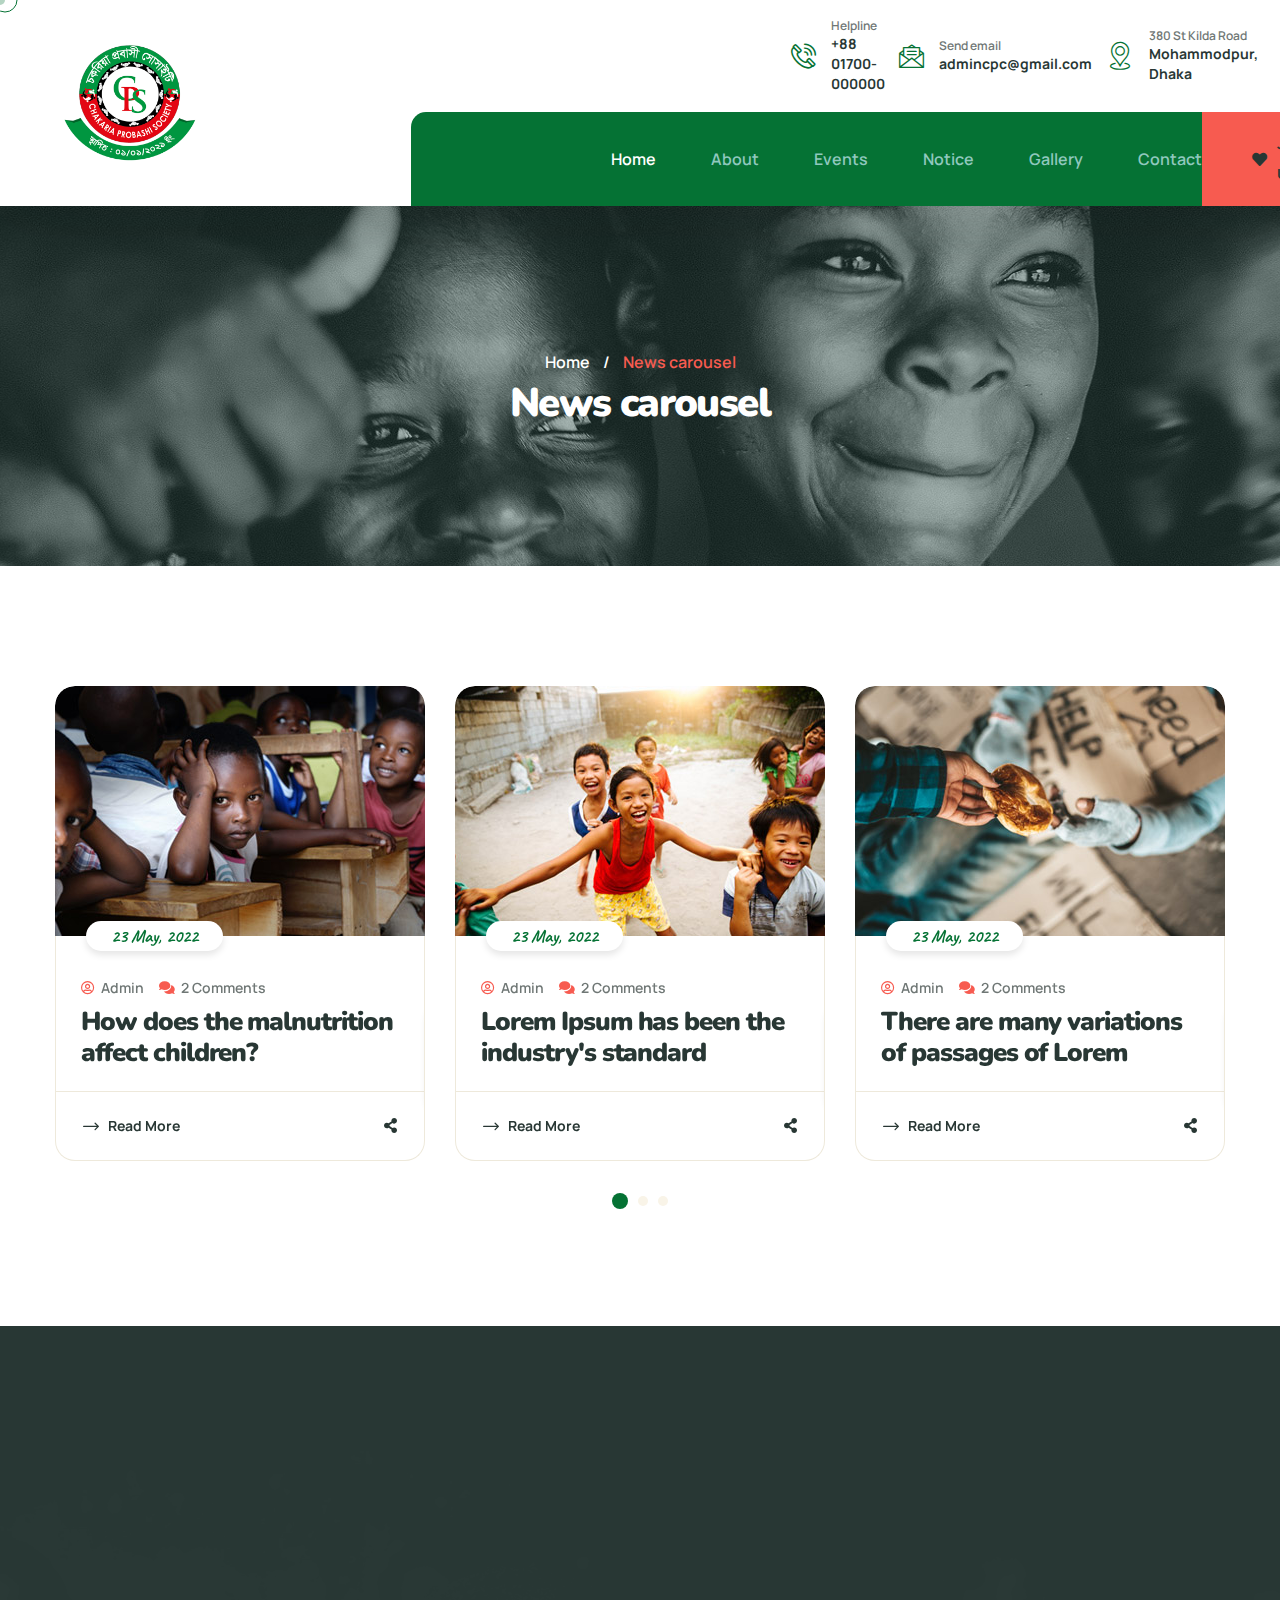
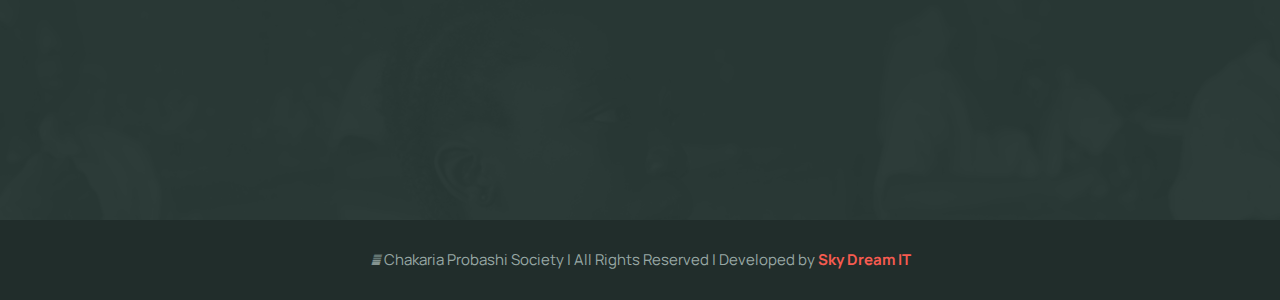
<file: notice.html>
<!DOCTYPE html>
<html lang="en">

<head>
    <meta charset="UTF-8" />
    <meta name="viewport" content="width=device-width, initial-scale=1.0" />
    <title> Notice </title>
    <!-- favicons Icons -->
    <link rel="apple-touch-icon" sizes="180x180" href="assets/images/resources/logo.png" />
    <link rel="icon" type="image/png" sizes="32x32" href="assets/images/resources/logo.png">
    <link rel="icon" type="image/png" sizes="16x16" href="assets/images/resources/logo.png" />
    <link rel="manifest" href="assets/images/favicons/site.webmanifest" />
    <meta name="description" content="Oxpins HTML 5 Template " />

    <!-- fonts -->
    <link rel="preconnect" href="https://fonts.googleapis.com/">

    <link rel="preconnect" href="https://fonts.gstatic.com/" crossorigin>

    <link
        href="https://fonts.googleapis.com/css2?family=Nunito:ital,wght@0,200;0,300;0,400;0,500;0,600;0,700;0,800;0,900;1,200;1,300;1,400;1,500;1,600;1,700;1,800;1,900&amp;display=swap"
        rel="stylesheet">

    <link href="https://fonts.googleapis.com/css2?family=Manrope:wght@200;300;400;500;600;700;800&amp;display=swap"
        rel="stylesheet">

    <link href="https://fonts.googleapis.com/css2?family=Caveat:wght@400;500;600;700&amp;display=swap" rel="stylesheet">

    <link rel="stylesheet" href="https://cdnjs.cloudflare.com/ajax/libs/font-awesome/6.5.0/css/all.min.css"
        integrity="sha512-Avb2QiuDEEvB4bZJYdft2mNjVShBftLdPG8FJ0V7irTLQ8Uo0qcPxh4Plq7G5tGm0rU+1SPhVotteLpBERwTkw=="
        crossorigin="anonymous" referrerpolicy="no-referrer" />

    <link rel="stylesheet" href="assets/vendors/bootstrap/css/bootstrap.min.css" />
    <link rel="stylesheet" href="assets/vendors/animate/animate.min.css" />
    <link rel="stylesheet" href="assets/vendors/animate/custom-animate.css" />
    <link rel="stylesheet" href="assets/vendors/fontawesome/css/all.min.css" />
    <link rel="stylesheet" href="assets/vendors/jarallax/jarallax.css" />
    <link rel="stylesheet" href="assets/vendors/jquery-magnific-popup/jquery.magnific-popup.css" />
    <link rel="stylesheet" href="assets/vendors/nouislider/nouislider.min.css" />
    <link rel="stylesheet" href="assets/vendors/nouislider/nouislider.pips.css" />
    <link rel="stylesheet" href="assets/vendors/odometer/odometer.min.css" />
    <link rel="stylesheet" href="assets/vendors/swiper/swiper.min.css" />
    <link rel="stylesheet" href="assets/vendors/oxpins-icons/style.css">
    <link rel="stylesheet" href="assets/vendors/tiny-slider/tiny-slider.min.css" />
    <link rel="stylesheet" href="assets/vendors/reey-font/stylesheet.css" />
    <link rel="stylesheet" href="assets/vendors/owl-carousel/owl.carousel.min.css" />
    <link rel="stylesheet" href="assets/vendors/owl-carousel/owl.theme.default.min.css" />
    <link rel="stylesheet" href="assets/vendors/bxslider/jquery.bxslider.css" />
    <link rel="stylesheet" href="assets/vendors/bootstrap-select/css/bootstrap-select.min.css" />
    <link rel="stylesheet" href="assets/vendors/vegas/vegas.min.css" />
    <link rel="stylesheet" href="assets/vendors/jquery-ui/jquery-ui.css" />
    <link rel="stylesheet" href="assets/vendors/timepicker/timePicker.css" />

    <!-- template styles -->
    <link rel="stylesheet" href="assets/css/oxpins.css" />
    <link rel="stylesheet" href="assets/css/oxpins-responsive.css" />
</head>

<body class="custom-cursor">

    <div class="custom-cursor__cursor"></div>
    <div class="custom-cursor__cursor-two"></div>

    <div class="preloader">
        <div class="preloader__image"></div>
    </div>
    <!-- /.preloader -->


    <div class="page-wrapper">
        <header class="main-header">
            <nav class="main-menu">
                <div class="main-menu__wrapper">
                    <div class="main-menu__wrapper-inner">
                        <div class="main-menu__left">
                            <div class="main-menu__logo">
                                <a href="index.html"><img class="logo" src="assets/images/resources/logo.png"
                                        alt=""></a>
                            </div>
                        </div>
                        <div class="main-menu__right">
                            <div class="main-menu__right-top">
                                <div class="main-menu__right-top-right">
                                    <div class="main-menu__right-top-address">
                                        <ul class="list-unstyled main-menu__right-top-address-list">
                                            <li>
                                                <div class="icon">
                                                    <span class="icon-phone-call"></span>
                                                </div>
                                                <div class="content">
                                                    <p>Helpline</p>
                                                    <h5><a href="#">+88 01700-000000</a></h5>
                                                </div>
                                            </li>
                                            <li>
                                                <div class="icon">
                                                    <span class="icon-message"></span>
                                                </div>
                                                <div class="content">
                                                    <p>Send email</p>
                                                    <h5><a href="#">admincpc@gmail.com</a>
                                                    </h5>
                                                </div>
                                            </li>
                                            <li>
                                                <div class="icon">
                                                    <span class="icon-location"></span>
                                                </div>
                                                <div class="content">
                                                    <p>380 St Kilda Road</p>
                                                    <h5>Mohammodpur, Dhaka</h5>
                                                </div>
                                            </li>
                                        </ul>
                                    </div>
                                    <div class="main-menu__right-top-social">
                                        <a href="#"><i class="fa-brands fa-facebook"></i></a>
                                        <a href="#"><i class="fa-brands fa-whatsapp"></i></a>
                                    </div>
                                </div>
                            </div>
                            <div class="main-menu__right-bottom">
                                <div class="main-menu__main-menu-box">
                                    <a href="#" class="mobile-nav__toggler"><i class="fa fa-bars"></i></a>
                                    <ul class="main-menu__list">
                                        <li class=" current megamenu">
                                            <a href="index.html">Home </a>
                                        </li>
                                        <li>
                                            <a href="#">About</a>
                                        </li>
                                        <li>
                                            <a href="#">Events</a>
                                        </li>
                                        <li>
                                            <a href="#">Notice</a>
                                        </li>
                                        <li>
                                            <a href="#">Gallery</a>
                                        </li>
                                        <li>
                                            <a href="#">Contact</a>
                                        </li>

                                    </ul>
                                </div>
                                <div class="main-menu__main-menu-content-box">
                                    <div class="main-menu__search-cat-btn-box">
                                        <div class="main-menu__btn-box">
                                            <a href="donate-now.html" class="main-menu__btn fw-bolder"> <span
                                                    class="fa fa-heart"></span>Join Us</a>
                                        </div>
                                    </div>
                                </div>
                            </div>
                        </div>
                    </div>
                </div>
            </nav>
        </header>

        <div class="stricky-header stricked-menu main-menu">
            <div class="sticky-header__content"></div><!-- /.sticky-header__content -->
        </div><!-- /.stricky-header -->

        <!--Page Header Start-->
        <section class="page-header">
            <div class="page-header-bg" style="background-image: url(assets/images/backgrounds/page-header-bg.jpg)">
            </div>
            <div class="container">
                <div class="page-header__inner">
                    <ul class="thm-breadcrumb list-unstyled">
                        <li><a href="index.html">Home</a></li>
                        <li><span>/</span></li>
                        <li class="active">News carousel</li>
                    </ul>
                    <h2>News carousel</h2>
                </div>
            </div>
        </section>
        <!--Page Header End-->

        <!--News Page Start-->
        <section class="news-carousel-page">
            <div class="container">
                <div class="news-carousel thm-owl__carousel owl-theme owl-carousel carousel-dot-style" data-owl-options='{
                            "items": 3,
                            "margin": 30,
                            "smartSpeed": 700,
                            "loop":true,
                            "autoplay": 6000,
                            "nav":false,
                            "dots":true,
                            "navText": ["<span class=\"fa fa-angle-left\"></span>","<span class=\"fa fa-angle-right\"></span>"],
                            "responsive":{
                                "0":{
                                    "items":1
                                },
                                "768":{
                                    "items":2
                                },
                                "992":{
                                    "items": 3
                                }
                            }
                        }'>
                    <!--News One Single Start-->
                    <div class="item">
                        <div class="news-one__single">
                            <div class="news-one__img">
                                <img src="assets/images/blog/news-1-1.jpg" alt="">
                            </div>
                            <div class="news-one__content-box">
                                <div class="news-one__content-inner">
                                    <div class="news-one__content">
                                        <ul class="list-unstyled news-one__meta">
                                            <li><a href="news-details.html"><i class="far fa-user-circle"></i> Admin</a>
                                            </li>
                                            <li><a href="news-details.html"><i class="fas fa-comments"></i> 2
                                                    Comments</a>
                                            </li>
                                        </ul>
                                        <h3 class="news-one__title"><a href="news-details.html">How does the
                                                malnutrition
                                                affect children?</a></h3>
                                    </div>
                                    <div class="news-one__bottom">
                                        <div class="news-one__read-more">
                                            <a href="news-details.html"> <span class="icon-right-arrow"></span> Read
                                                More</a>
                                        </div>
                                        <div class="news-one__share">
                                            <a href="#"><i class="fas fa-share-alt"></i></a>
                                        </div>
                                    </div>
                                    <div class="news-one__social-box">
                                        <ul class="list-unstyled news-one__social">
                                            <li><a href="#"><i class="fab fa-facebook-f"></i></a></li>
                                            <li><a href="#"><i class="fab fa-twitter"></i></a></li>
                                            <li><a href="#"><i class="fab fa-dribbble"></i></a></li>
                                        </ul>
                                    </div>
                                </div>
                                <div class="news-one__date">
                                    <p>23 May, 2022</p>
                                </div>
                            </div>
                        </div>
                    </div>
                    <!--News One Single End-->
                    <!--News One Single Start-->
                    <div class="item">
                        <div class="news-one__single">
                            <div class="news-one__img">
                                <img src="assets/images/blog/news-1-2.jpg" alt="">
                            </div>
                            <div class="news-one__content-box">
                                <div class="news-one__content-inner">
                                    <div class="news-one__content">
                                        <ul class="list-unstyled news-one__meta">
                                            <li><a href="news-details.html"><i class="far fa-user-circle"></i> Admin</a>
                                            </li>
                                            <li><a href="news-details.html"><i class="fas fa-comments"></i> 2
                                                    Comments</a>
                                            </li>
                                        </ul>
                                        <h3 class="news-one__title"><a href="news-details.html">Lorem Ipsum has been the
                                                industry's standard</a></h3>
                                    </div>
                                    <div class="news-one__bottom">
                                        <div class="news-one__read-more">
                                            <a href="news-details.html"> <span class="icon-right-arrow"></span> Read
                                                More</a>
                                        </div>
                                        <div class="news-one__share">
                                            <a href="#"><i class="fas fa-share-alt"></i></a>
                                        </div>
                                    </div>
                                    <div class="news-one__social-box">
                                        <ul class="list-unstyled news-one__social">
                                            <li><a href="#"><i class="fab fa-facebook-f"></i></a></li>
                                            <li><a href="#"><i class="fab fa-twitter"></i></a></li>
                                            <li><a href="#"><i class="fab fa-dribbble"></i></a></li>
                                        </ul>
                                    </div>
                                </div>
                                <div class="news-one__date">
                                    <p>23 May, 2022</p>
                                </div>
                            </div>
                        </div>
                    </div>
                    <!--News One Single End-->
                    <!--News One Single Start-->
                    <div class="item">
                        <div class="news-one__single">
                            <div class="news-one__img">
                                <img src="assets/images/blog/news-1-3.jpg" alt="">
                            </div>
                            <div class="news-one__content-box">
                                <div class="news-one__content-inner">
                                    <div class="news-one__content">
                                        <ul class="list-unstyled news-one__meta">
                                            <li><a href="news-details.html"><i class="far fa-user-circle"></i> Admin</a>
                                            </li>
                                            <li><a href="news-details.html"><i class="fas fa-comments"></i> 2
                                                    Comments</a>
                                            </li>
                                        </ul>
                                        <h3 class="news-one__title"><a href="news-details.html">There are many
                                                variations of passages of Lorem</a></h3>
                                    </div>
                                    <div class="news-one__bottom">
                                        <div class="news-one__read-more">
                                            <a href="news-details.html"> <span class="icon-right-arrow"></span> Read
                                                More</a>
                                        </div>
                                        <div class="news-one__share">
                                            <a href="#"><i class="fas fa-share-alt"></i></a>
                                        </div>
                                    </div>
                                    <div class="news-one__social-box">
                                        <ul class="list-unstyled news-one__social">
                                            <li><a href="#"><i class="fab fa-facebook-f"></i></a></li>
                                            <li><a href="#"><i class="fab fa-twitter"></i></a></li>
                                            <li><a href="#"><i class="fab fa-dribbble"></i></a></li>
                                        </ul>
                                    </div>
                                </div>
                                <div class="news-one__date">
                                    <p>23 May, 2022</p>
                                </div>
                            </div>
                        </div>
                    </div>
                    <!--News One Single End-->
                    <!--News One Single Start-->
                    <div class="item">
                        <div class="news-one__single">
                            <div class="news-one__img">
                                <img src="assets/images/blog/news-1-4.jpg" alt="">
                            </div>
                            <div class="news-one__content-box">
                                <div class="news-one__content-inner">
                                    <div class="news-one__content">
                                        <ul class="list-unstyled news-one__meta">
                                            <li><a href="news-details.html"><i class="far fa-user-circle"></i> Admin</a>
                                            </li>
                                            <li><a href="news-details.html"><i class="fas fa-comments"></i> 2
                                                    Comments</a>
                                            </li>
                                        </ul>
                                        <h3 class="news-one__title"><a href="news-details.html">Lorem ipsum dolor sit
                                                amet, consectetur</a></h3>
                                    </div>
                                    <div class="news-one__bottom">
                                        <div class="news-one__read-more">
                                            <a href="news-details.html"> <span class="icon-right-arrow"></span> Read
                                                More</a>
                                        </div>
                                        <div class="news-one__share">
                                            <a href="#"><i class="fas fa-share-alt"></i></a>
                                        </div>
                                    </div>
                                    <div class="news-one__social-box">
                                        <ul class="list-unstyled news-one__social">
                                            <li><a href="#"><i class="fab fa-facebook-f"></i></a></li>
                                            <li><a href="#"><i class="fab fa-twitter"></i></a></li>
                                            <li><a href="#"><i class="fab fa-dribbble"></i></a></li>
                                        </ul>
                                    </div>
                                </div>
                                <div class="news-one__date">
                                    <p>23 May, 2022</p>
                                </div>
                            </div>
                        </div>
                    </div>
                    <!--News One Single End-->
                    <!--News One Single Start-->
                    <div class="item">
                        <div class="news-one__single">
                            <div class="news-one__img">
                                <img src="assets/images/blog/news-1-5.jpg" alt="">
                            </div>
                            <div class="news-one__content-box">
                                <div class="news-one__content-inner">
                                    <div class="news-one__content">
                                        <ul class="list-unstyled news-one__meta">
                                            <li><a href="news-details.html"><i class="far fa-user-circle"></i> Admin</a>
                                            </li>
                                            <li><a href="news-details.html"><i class="fas fa-comments"></i> 2
                                                    Comments</a>
                                            </li>
                                        </ul>
                                        <h3 class="news-one__title"><a href="news-details.html">Aenean sollicitudin leo
                                                nunc, nec ornare enim</a></h3>
                                    </div>
                                    <div class="news-one__bottom">
                                        <div class="news-one__read-more">
                                            <a href="news-details.html"> <span class="icon-right-arrow"></span> Read
                                                More</a>
                                        </div>
                                        <div class="news-one__share">
                                            <a href="#"><i class="fas fa-share-alt"></i></a>
                                        </div>
                                    </div>
                                    <div class="news-one__social-box">
                                        <ul class="list-unstyled news-one__social">
                                            <li><a href="#"><i class="fab fa-facebook-f"></i></a></li>
                                            <li><a href="#"><i class="fab fa-twitter"></i></a></li>
                                            <li><a href="#"><i class="fab fa-dribbble"></i></a></li>
                                        </ul>
                                    </div>
                                </div>
                                <div class="news-one__date">
                                    <p>23 May, 2022</p>
                                </div>
                            </div>
                        </div>
                    </div>
                    <!--News One Single End-->
                    <!--News One Single Start-->
                    <div class="item">
                        <div class="news-one__single">
                            <div class="news-one__img">
                                <img src="assets/images/blog/news-1-6.jpg" alt="">
                            </div>
                            <div class="news-one__content-box">
                                <div class="news-one__content-inner">
                                    <div class="news-one__content">
                                        <ul class="list-unstyled news-one__meta">
                                            <li><a href="news-details.html"><i class="far fa-user-circle"></i> Admin</a>
                                            </li>
                                            <li><a href="news-details.html"><i class="fas fa-comments"></i> 2
                                                    Comments</a>
                                            </li>
                                        </ul>
                                        <h3 class="news-one__title"><a href="news-details.html">Donec a scelerisque
                                                nibh. Cras laoreet tellus</a></h3>
                                    </div>
                                    <div class="news-one__bottom">
                                        <div class="news-one__read-more">
                                            <a href="news-details.html"> <span class="icon-right-arrow"></span> Read
                                                More</a>
                                        </div>
                                        <div class="news-one__share">
                                            <a href="#"><i class="fas fa-share-alt"></i></a>
                                        </div>
                                    </div>
                                    <div class="news-one__social-box">
                                        <ul class="list-unstyled news-one__social">
                                            <li><a href="#"><i class="fab fa-facebook-f"></i></a></li>
                                            <li><a href="#"><i class="fab fa-twitter"></i></a></li>
                                            <li><a href="#"><i class="fab fa-dribbble"></i></a></li>
                                        </ul>
                                    </div>
                                </div>
                                <div class="news-one__date">
                                    <p>23 May, 2022</p>
                                </div>
                            </div>
                        </div>
                    </div>
                    <!--News One Single End-->
                    <!--News One Single Start-->
                    <div class="item">
                        <div class="news-one__single">
                            <div class="news-one__img">
                                <img src="assets/images/blog/news-1-1.jpg" alt="">
                            </div>
                            <div class="news-one__content-box">
                                <div class="news-one__content-inner">
                                    <div class="news-one__content">
                                        <ul class="list-unstyled news-one__meta">
                                            <li><a href="news-details.html"><i class="far fa-user-circle"></i> Admin</a>
                                            </li>
                                            <li><a href="news-details.html"><i class="fas fa-comments"></i> 2
                                                    Comments</a>
                                            </li>
                                        </ul>
                                        <h3 class="news-one__title"><a href="news-details.html">How does the
                                                malnutrition
                                                affect children?</a></h3>
                                    </div>
                                    <div class="news-one__bottom">
                                        <div class="news-one__read-more">
                                            <a href="news-details.html"> <span class="icon-right-arrow"></span> Read
                                                More</a>
                                        </div>
                                        <div class="news-one__share">
                                            <a href="#"><i class="fas fa-share-alt"></i></a>
                                        </div>
                                    </div>
                                    <div class="news-one__social-box">
                                        <ul class="list-unstyled news-one__social">
                                            <li><a href="#"><i class="fab fa-facebook-f"></i></a></li>
                                            <li><a href="#"><i class="fab fa-twitter"></i></a></li>
                                            <li><a href="#"><i class="fab fa-dribbble"></i></a></li>
                                        </ul>
                                    </div>
                                </div>
                                <div class="news-one__date">
                                    <p>23 May, 2022</p>
                                </div>
                            </div>
                        </div>
                    </div>
                    <!--News One Single End-->
                    <!--News One Single Start-->
                    <div class="item">
                        <div class="news-one__single">
                            <div class="news-one__img">
                                <img src="assets/images/blog/news-1-2.jpg" alt="">
                            </div>
                            <div class="news-one__content-box">
                                <div class="news-one__content-inner">
                                    <div class="news-one__content">
                                        <ul class="list-unstyled news-one__meta">
                                            <li><a href="news-details.html"><i class="far fa-user-circle"></i> Admin</a>
                                            </li>
                                            <li><a href="news-details.html"><i class="fas fa-comments"></i> 2
                                                    Comments</a>
                                            </li>
                                        </ul>
                                        <h3 class="news-one__title"><a href="news-details.html">Lorem Ipsum has been the
                                                industry's standard</a></h3>
                                    </div>
                                    <div class="news-one__bottom">
                                        <div class="news-one__read-more">
                                            <a href="news-details.html"> <span class="icon-right-arrow"></span> Read
                                                More</a>
                                        </div>
                                        <div class="news-one__share">
                                            <a href="#"><i class="fas fa-share-alt"></i></a>
                                        </div>
                                    </div>
                                    <div class="news-one__social-box">
                                        <ul class="list-unstyled news-one__social">
                                            <li><a href="#"><i class="fab fa-facebook-f"></i></a></li>
                                            <li><a href="#"><i class="fab fa-twitter"></i></a></li>
                                            <li><a href="#"><i class="fab fa-dribbble"></i></a></li>
                                        </ul>
                                    </div>
                                </div>
                                <div class="news-one__date">
                                    <p>23 May, 2022</p>
                                </div>
                            </div>
                        </div>
                    </div>
                    <!--News One Single End-->
                    <!--News One Single Start-->
                    <div class="item">
                        <div class="news-one__single">
                            <div class="news-one__img">
                                <img src="assets/images/blog/news-1-3.jpg" alt="">
                            </div>
                            <div class="news-one__content-box">
                                <div class="news-one__content-inner">
                                    <div class="news-one__content">
                                        <ul class="list-unstyled news-one__meta">
                                            <li><a href="news-details.html"><i class="far fa-user-circle"></i> Admin</a>
                                            </li>
                                            <li><a href="news-details.html"><i class="fas fa-comments"></i> 2
                                                    Comments</a>
                                            </li>
                                        </ul>
                                        <h3 class="news-one__title"><a href="news-details.html">There are many
                                                variations of passages of Lorem</a></h3>
                                    </div>
                                    <div class="news-one__bottom">
                                        <div class="news-one__read-more">
                                            <a href="news-details.html"> <span class="icon-right-arrow"></span> Read
                                                More</a>
                                        </div>
                                        <div class="news-one__share">
                                            <a href="#"><i class="fas fa-share-alt"></i></a>
                                        </div>
                                    </div>
                                    <div class="news-one__social-box">
                                        <ul class="list-unstyled news-one__social">
                                            <li><a href="#"><i class="fab fa-facebook-f"></i></a></li>
                                            <li><a href="#"><i class="fab fa-twitter"></i></a></li>
                                            <li><a href="#"><i class="fab fa-dribbble"></i></a></li>
                                        </ul>
                                    </div>
                                </div>
                                <div class="news-one__date">
                                    <p>23 May, 2022</p>
                                </div>
                            </div>
                        </div>
                    </div>
                    <!--News One Single End-->
                </div>
            </div>
        </section>
        <!--News Page End-->


        <!--Site Footer Start-->
        <footer class="site-footer">
            <div class="site-footer-bg" style="background-image: url(assets/images/backgrounds/site-footer-bg.jpg);">
            </div>
            <div class="site-footer__top">
                <div class="container">
                    <div class="row">
                        <div class="col-xl-4 col-lg-6 col-md-6 wow fadeInUp" data-wow-delay="100ms">
                            <div class="footer-widget__column footer-widget__about">
                                <div class="footer-widget__about-logo">
                                    <a href="index.html"><img class="logo" src="assets/images/resources/logo.png"
                                            alt=""></a>
                                </div>
                                <div class="footer-widget__about-text-box">
                                    <p class="footer-widget__about-text">Nulla ultricies justo sit amet ante efficitur,
                                        eget pharetra augue efficitur. Vestibulum viverra, dolor sit amet ultricies.</p>
                                </div>

                            </div>
                        </div>
                        <div class="col-xl-2 col-lg-6 col-md-6 wow fadeInUp" data-wow-delay="200ms">
                            <div class="footer-widget__column footer-widget__links clearfix">
                                <h3 class="footer-widget__title">Links</h3>
                                <ul class="footer-widget__links-list list-unstyled clearfix">
                                    <li><a href="#">About us</a></li>
                                    <li><a href="#">Contact</a></li>
                                    <li><a href="#">Notice</a></li>
                                    <li><a href="#">Events</a></li>
                                </ul>
                            </div>
                        </div>
                        <div class="col-xl-2 col-lg-6 col-md-6 wow fadeInUp" data-wow-delay="300ms">
                            <div class="footer-widget__column footer-widget__non-profit clearfix">
                                <h3 class="footer-widget__title">Resources</h3>
                                <ul class="footer-widget__non-profit-list list-unstyled clearfix">
                                    <li><a href="donation-details.html">Member Registration</a></li>
                                    <li><a href="donation-details.html">Member LogIn</a></li>
                                </ul>
                            </div>
                        </div>
                        <div class="col-xl-4 col-lg-6 col-md-6 wow fadeInUp" data-wow-delay="400ms">
                            <div class="footer-widget__column footer-widget__contact">
                                <h3 class="footer-widget__title">Contact</h3>
                                <p class="footer-widget__contact-text">380 Street Kilda Broklyn Road <br> Mohammodpur,
                                    Dhaka-1207
                                </p>
                                <ul class="list-unstyled footer-widget__contact-list">
                                    <li>
                                        <div class="icon">
                                            <i class="fa fa-envelope"></i>
                                        </div>
                                        <div class="text">
                                            <p><a href="#">admincpc@gmail.com</a></p>
                                        </div>
                                    </li>
                                    <li>
                                        <div class="icon">
                                            <i class="fas fa-phone-alt"></i>
                                        </div>
                                        <div class="text">
                                            <p><a href="#">+88 01700-000000</a></p>
                                        </div>
                                    </li>
                                </ul>
                                <div class="site-footer__social">
                                    <a href="#"><i class="fa-brands fa-facebook"></i></a>
                                    <a href="#"><i class="fa-brands fa-whatsapp"></i></a>
                                </div>
                            </div>
                        </div>
                    </div>
                </div>
            </div>
            <div class="site-footer__bottom">
                <div class="container">
                    <div class="row">
                        <div class="col-xl-12">
                            <div class="site-footer__bottom-inner">
                                <p class="site-footer__bottom-text"><i class="fa-regular fa-copyright"></i> Chakaria
                                    Probashi Society | All Rights Reserved | Developed by <a class="fw-bolder"
                                        style="color: #f75b50;" href="https://skydreamit.com/">Sky Dream IT</a>
                                </p>
                            </div>
                        </div>
                    </div>
                </div>
            </div>
        </footer>
        <!--Site Footer End-->


    </div><!-- /.page-wrapper -->


    <div class="mobile-nav__wrapper">
        <div class="mobile-nav__overlay mobile-nav__toggler"></div>
        <!-- /.mobile-nav__overlay -->
        <div class="mobile-nav__content">
            <span class="mobile-nav__close mobile-nav__toggler"><i class="fa fa-times"></i></span>

            <div class="logo-box">
                <a href="index.html" aria-label="logo"><img class="logo-mobile" src="assets/images/resources/logo.png"
                        width="143" alt="" /></a>
            </div>
            <!-- /.logo-box -->
            <div class="mobile-nav__container"></div>
            <!-- /.mobile-nav__container -->

            <ul class="mobile-nav__contact list-unstyled">
                <li>
                    <i class="fa fa-envelope"></i>
                    <a href="#">admincps@gmail.com</a>
                </li>
                <li>
                    <i class="fa fa-phone-alt"></i>
                    <a href="#">+88 01700-000000</a>
                </li>
            </ul><!-- /.mobile-nav__contact -->
            <div class="mobile-nav__top">
                <div class="mobile-nav__social">
                    <a href="#"><i class="fa-brands fa-facebook"></i></a>
                    <a href="#"><i class="fa-brands fa-whatsapp"></i></a>
                </div><!-- /.mobile-nav__social -->
            </div><!-- /.mobile-nav__top -->



        </div>
        <!-- /.mobile-nav__content -->
    </div>
    <!-- /.mobile-nav__wrapper -->

    <div class="search-popup">
        <div class="search-popup__overlay search-toggler"></div>
        <!-- /.search-popup__overlay -->
        <div class="search-popup__content">
            <form action="#">
                <label for="search" class="sr-only">search here</label><!-- /.sr-only -->
                <input type="text" id="search" placeholder="Search Here..." />
                <button type="submit" aria-label="search submit" class="thm-btn">
                    <i class="icon-magnifying-glass"></i>
                </button>
            </form>
        </div>
        <!-- /.search-popup__content -->
    </div>
    <!-- /.search-popup -->

    <a href="#" data-target="html" class="scroll-to-target scroll-to-top"><i class="icon-up-arrow"></i></a>


    <script src="assets/vendors/jquery/jquery-3.6.0.min.js"></script>
    <script src="assets/vendors/bootstrap/js/bootstrap.bundle.min.js"></script>
    <script src="assets/vendors/jarallax/jarallax.min.js"></script>
    <script src="assets/vendors/jquery-ajaxchimp/jquery.ajaxchimp.min.js"></script>
    <script src="assets/vendors/jquery-appear/jquery.appear.min.js"></script>
    <script src="assets/vendors/jquery-circle-progress/jquery.circle-progress.min.js"></script>
    <script src="assets/vendors/jquery-magnific-popup/jquery.magnific-popup.min.js"></script>
    <script src="assets/vendors/jquery-validate/jquery.validate.min.js"></script>
    <script src="assets/vendors/nouislider/nouislider.min.js"></script>
    <script src="assets/vendors/odometer/odometer.min.js"></script>
    <script src="assets/vendors/swiper/swiper.min.js"></script>
    <script src="assets/vendors/tiny-slider/tiny-slider.min.js"></script>
    <script src="assets/vendors/wnumb/wNumb.min.js"></script>
    <script src="assets/vendors/wow/wow.js"></script>
    <script src="assets/vendors/isotope/isotope.js"></script>
    <script src="assets/vendors/countdown/countdown.min.js"></script>
    <script src="assets/vendors/owl-carousel/owl.carousel.min.js"></script>
    <script src="assets/vendors/bxslider/jquery.bxslider.min.js"></script>
    <script src="assets/vendors/bootstrap-select/js/bootstrap-select.min.js"></script>
    <script src="assets/vendors/vegas/vegas.min.js"></script>
    <script src="assets/vendors/jquery-ui/jquery-ui.js"></script>
    <script src="assets/vendors/timepicker/timePicker.js"></script>
    <script src="assets/vendors/circleType/jquery.circleType.js"></script>
    <script src="assets/vendors/circleType/jquery.lettering.min.js"></script>




    <!-- template js -->
    <script src="assets/js/oxpins.js"></script>
</body>


</html>
</file>
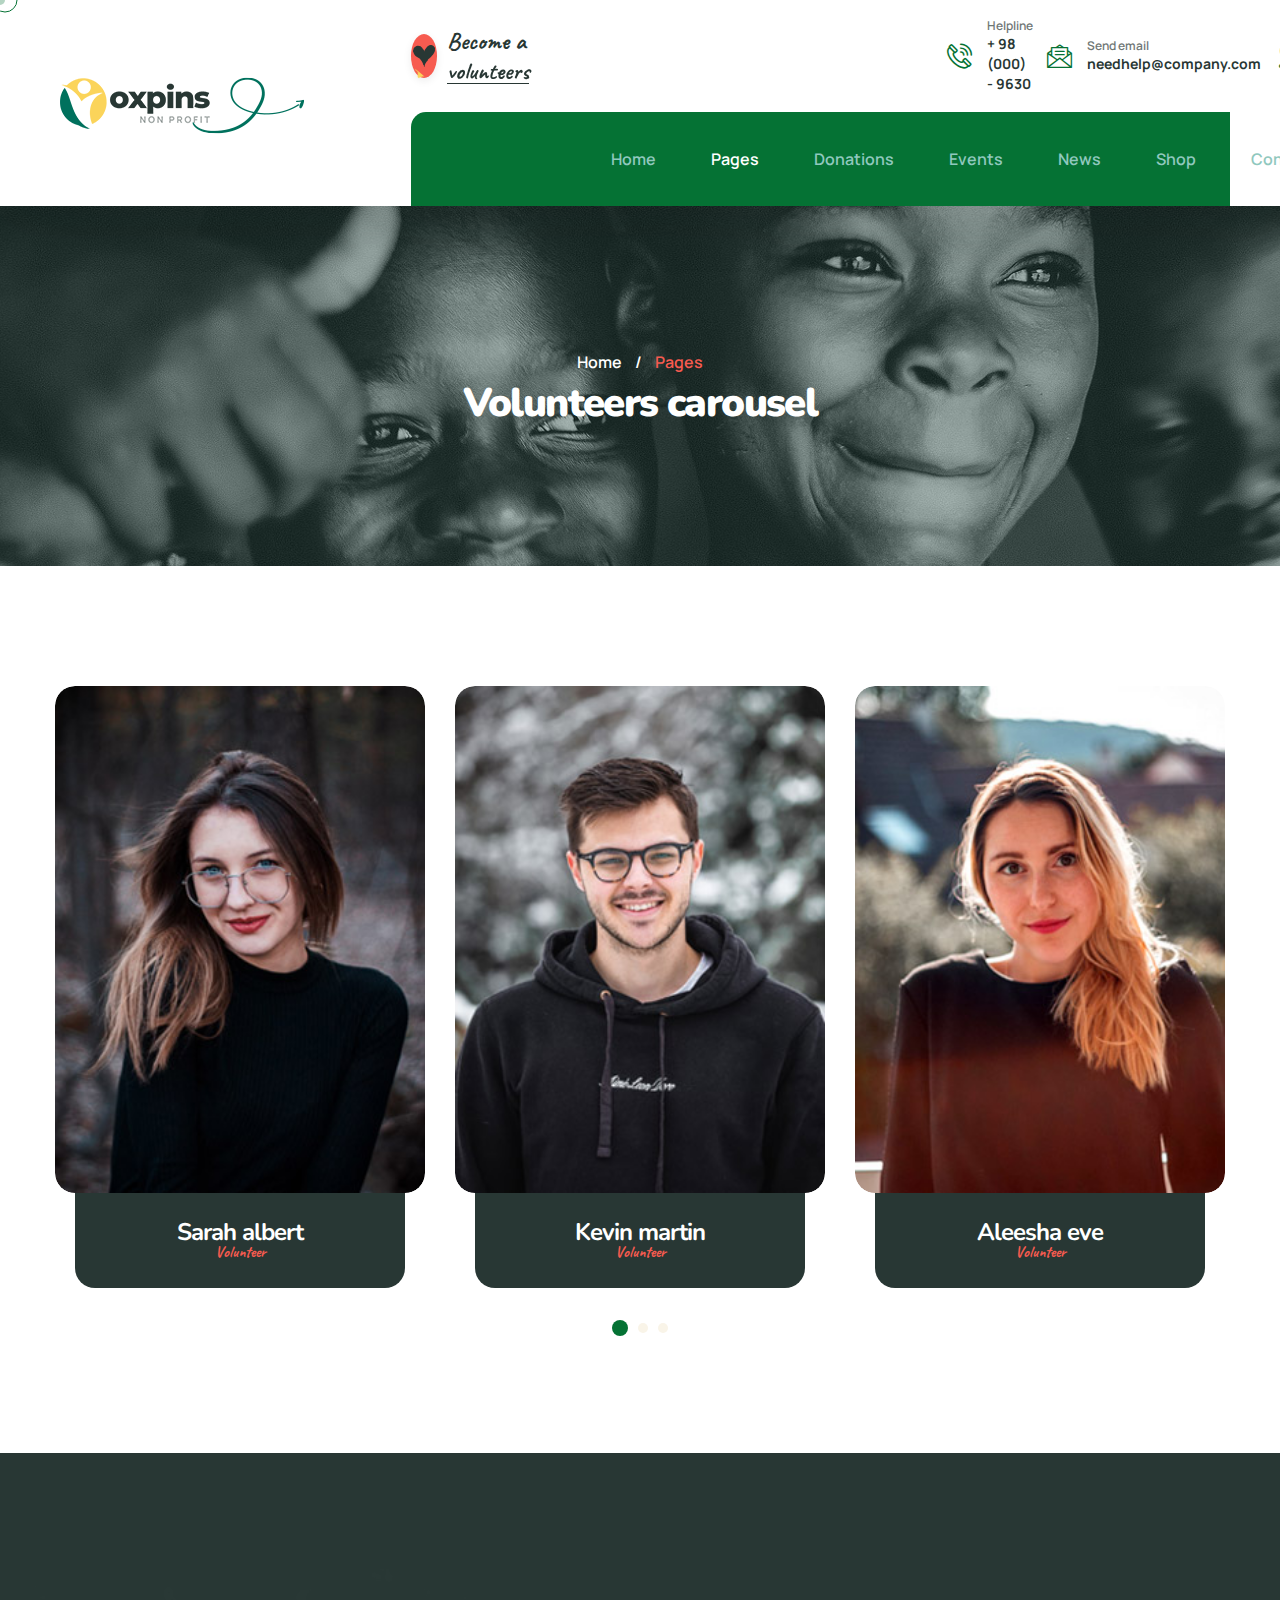
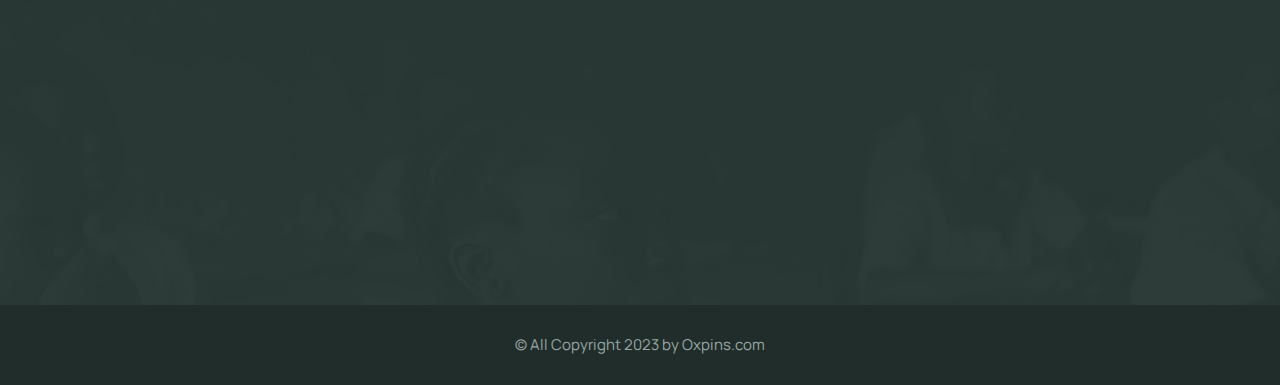
<file: volunteer-carousel.html>
<!DOCTYPE html>
<html lang="en">


<!-- Mirrored from layerdrops.com/oxpinshtml/main-html/volunteer-carousel.html by HTTrack Website Copier/3.x [XR&CO'2014], Thu, 30 Nov 2023 17:37:56 GMT -->
<head>
    <meta charset="UTF-8" />
    <meta name="viewport" content="width=device-width, initial-scale=1.0" />
    <title> Volunteer Carousel || Oxpins || Oxpins HTML 5 Template </title>
    <!-- favicons Icons -->
    <link rel="apple-touch-icon" sizes="180x180" href="assets/images/favicons/apple-touch-icon.png" />
    <link rel="icon" type="image/png" sizes="32x32" href="assets/images/favicons/favicon-32x32.png" />
    <link rel="icon" type="image/png" sizes="16x16" href="assets/images/favicons/favicon-16x16.png" />
    <link rel="manifest" href="assets/images/favicons/site.webmanifest" />
    <meta name="description" content="Oxpins HTML 5 Template " />

    <!-- fonts -->
    <link rel="preconnect" href="https://fonts.googleapis.com/">

    <link rel="preconnect" href="https://fonts.gstatic.com/" crossorigin>

    <link
        href="https://fonts.googleapis.com/css2?family=Nunito:ital,wght@0,200;0,300;0,400;0,500;0,600;0,700;0,800;0,900;1,200;1,300;1,400;1,500;1,600;1,700;1,800;1,900&amp;display=swap"
        rel="stylesheet">

    <link href="https://fonts.googleapis.com/css2?family=Manrope:wght@200;300;400;500;600;700;800&amp;display=swap"
        rel="stylesheet">

    <link href="https://fonts.googleapis.com/css2?family=Caveat:wght@400;500;600;700&amp;display=swap" rel="stylesheet">


    <link rel="stylesheet" href="assets/vendors/bootstrap/css/bootstrap.min.css" />
    <link rel="stylesheet" href="assets/vendors/animate/animate.min.css" />
    <link rel="stylesheet" href="assets/vendors/animate/custom-animate.css" />
    <link rel="stylesheet" href="assets/vendors/fontawesome/css/all.min.css" />
    <link rel="stylesheet" href="assets/vendors/jarallax/jarallax.css" />
    <link rel="stylesheet" href="assets/vendors/jquery-magnific-popup/jquery.magnific-popup.css" />
    <link rel="stylesheet" href="assets/vendors/nouislider/nouislider.min.css" />
    <link rel="stylesheet" href="assets/vendors/nouislider/nouislider.pips.css" />
    <link rel="stylesheet" href="assets/vendors/odometer/odometer.min.css" />
    <link rel="stylesheet" href="assets/vendors/swiper/swiper.min.css" />
    <link rel="stylesheet" href="assets/vendors/oxpins-icons/style.css">
    <link rel="stylesheet" href="assets/vendors/tiny-slider/tiny-slider.min.css" />
    <link rel="stylesheet" href="assets/vendors/reey-font/stylesheet.css" />
    <link rel="stylesheet" href="assets/vendors/owl-carousel/owl.carousel.min.css" />
    <link rel="stylesheet" href="assets/vendors/owl-carousel/owl.theme.default.min.css" />
    <link rel="stylesheet" href="assets/vendors/bxslider/jquery.bxslider.css" />
    <link rel="stylesheet" href="assets/vendors/bootstrap-select/css/bootstrap-select.min.css" />
    <link rel="stylesheet" href="assets/vendors/vegas/vegas.min.css" />
    <link rel="stylesheet" href="assets/vendors/jquery-ui/jquery-ui.css" />
    <link rel="stylesheet" href="assets/vendors/timepicker/timePicker.css" />

    <!-- template styles -->
    <link rel="stylesheet" href="assets/css/oxpins.css" />
    <link rel="stylesheet" href="assets/css/oxpins-responsive.css" />
</head>

<body class="custom-cursor">

    <div class="custom-cursor__cursor"></div>
    <div class="custom-cursor__cursor-two"></div>





    <div class="preloader">
        <div class="preloader__image"></div>
    </div>
    <!-- /.preloader -->


    <div class="page-wrapper">
        <header class="main-header">
            <nav class="main-menu">
                <div class="main-menu__wrapper">
                    <div class="main-menu__wrapper-inner">
                        <div class="main-menu__left">
                            <div class="main-menu__logo">
                                <a href="index.html"><img src="assets/images/resources/logo-1.png" alt=""></a>
                            </div>
                            <div class="main-menu__shape-1 float-bob-x">
                                <img src="assets/images/shapes/main-menu-shape-1.png" alt="">
                            </div>
                        </div>
                        <div class="main-menu__right">
                            <div class="main-menu__right-top">
                                <div class="main-menu__right-top-left">
                                    <div class="main-menu__volunteers">
                                        <div class="main-menu__volunteers-icon">
                                            <img src="assets/images/icon/main-menu-heart-icon.png" alt="">
                                        </div>
                                        <div class="main-menu__volunteers-text-box">
                                            <p class="main-menu__volunteers-text"><a href="become-volunteer.html">Become
                                                    a
                                                    <span>volunteers</span></a></p>
                                        </div>
                                    </div>
                                </div>
                                <div class="main-menu__right-top-right">
                                    <div class="main-menu__right-top-address">
                                        <ul class="list-unstyled main-menu__right-top-address-list">
                                            <li>
                                                <div class="icon">
                                                    <span class="icon-phone-call"></span>
                                                </div>
                                                <div class="content">
                                                    <p>Helpline</p>
                                                    <h5><a href="tel:980009630">+ 98 (000) - 9630</a></h5>
                                                </div>
                                            </li>
                                            <li>
                                                <div class="icon">
                                                    <span class="icon-message"></span>
                                                </div>
                                                <div class="content">
                                                    <p>Send email</p>
                                                    <h5><a href="mailto:needhelp@company.com">needhelp@company.com</a>
                                                    </h5>
                                                </div>
                                            </li>
                                            <li>
                                                <div class="icon">
                                                    <span class="icon-location"></span>
                                                </div>
                                                <div class="content">
                                                    <p>380 St Kilda Road</p>
                                                    <h5>Melbourne, Australia</h5>
                                                </div>
                                            </li>
                                        </ul>
                                    </div>
                                    <div class="main-menu__right-top-social">
                                        <a href="#"><i class="fab fa-twitter"></i></a>
                                        <a href="#"><i class="fab fa-facebook"></i></a>
                                        <a href="#"><i class="fab fa-pinterest-p"></i></a>
                                        <a href="#"><i class="fab fa-instagram"></i></a>
                                    </div>
                                </div>
                            </div>
                            <div class="main-menu__right-bottom">
                                <div class="main-menu__main-menu-box">
                                    <a href="#" class="mobile-nav__toggler"><i class="fa fa-bars"></i></a>
                                    <ul class="main-menu__list">
                                        <li class="dropdown megamenu">
                                            <a href="index.html">Home </a>
                                            <ul>
                                                <li>
                                                    <section class="home-showcase megamenu-left">
                                                        <div class="container">
                                                            <div class="home-showcase__inner">
                                                                <div class="row">
                                                                    <div class="col-lg-3">
                                                                        <div class="home-showcase__item">
                                                                            <div class="home-showcase__image">
                                                                                <img src="assets/images/home-showcase/home-showcase-1-1.jpg"
                                                                                    alt="">
                                                                                <div class="home-showcase__buttons">
                                                                                    <a href="index.html"
                                                                                        class="thm-btn home-showcase__buttons__item">Multi
                                                                                        Page</a>
                                                                                    <a href="index-one-page.html"
                                                                                        class="thm-btn home-showcase__buttons__item">One
                                                                                        Page</a>
                                                                                </div><!-- /.home-showcase__buttons -->
                                                                            </div><!-- /.home-showcase__image -->
                                                                            <h3 class="home-showcase__title">Home page
                                                                                01</h3><!-- /.home-showcase__title -->
                                                                        </div><!-- /.home-showcase__item -->
                                                                    </div><!-- /.col-lg-3 -->
                                                                    <div class="col-lg-3">
                                                                        <div class="home-showcase__item">
                                                                            <div class="home-showcase__image">
                                                                                <img src="assets/images/home-showcase/home-showcase-1-2.jpg"
                                                                                    alt="">
                                                                                <div class="home-showcase__buttons">
                                                                                    <a href="index2.html"
                                                                                        class="thm-btn home-showcase__buttons__item">Multi
                                                                                        Page</a>
                                                                                    <a href="index2-one-page.html"
                                                                                        class="thm-btn home-showcase__buttons__item">One
                                                                                        Page</a>
                                                                                </div><!-- /.home-showcase__buttons -->
                                                                            </div><!-- /.home-showcase__image -->
                                                                            <h3 class="home-showcase__title">Home page
                                                                                02
                                                                            </h3><!-- /.home-showcase__title -->
                                                                        </div><!-- /.home-showcase__item -->
                                                                    </div><!-- /.col-lg-3 -->
                                                                    <div class="col-lg-3">
                                                                        <div class="home-showcase__item">
                                                                            <div class="home-showcase__image">
                                                                                <img src="assets/images/home-showcase/home-showcase-1-3.jpg"
                                                                                    alt="">
                                                                                <div class="home-showcase__buttons">
                                                                                    <a href="index3.html"
                                                                                        class="thm-btn home-showcase__buttons__item">Multi
                                                                                        Page</a>
                                                                                    <a href="index3-one-page.html"
                                                                                        class="thm-btn home-showcase__buttons__item">One
                                                                                        Page</a>
                                                                                </div><!-- /.home-showcase__buttons -->
                                                                            </div><!-- /.home-showcase__image -->
                                                                            <h3 class="home-showcase__title">Home page
                                                                                03
                                                                            </h3><!-- /.home-showcase__title -->
                                                                        </div><!-- /.home-showcase__item -->
                                                                    </div><!-- /.col-lg-3 -->
                                                                    <div class="col-lg-3">
                                                                        <div class="home-showcase__item">
                                                                            <div class="home-showcase__image">
                                                                                <img src="assets/images/home-showcase/home-showcase-1-4.jpg"
                                                                                    alt="">
                                                                                <div class="home-showcase__buttons">
                                                                                    <a href="index-dark.html"
                                                                                        class="thm-btn home-showcase__buttons__item">View
                                                                                        Page</a>
                                                                                </div><!-- /.home-showcase__buttons -->
                                                                            </div><!-- /.home-showcase__image -->
                                                                            <h3 class="home-showcase__title">Home page
                                                                                04
                                                                            </h3><!-- /.home-showcase__title -->
                                                                        </div><!-- /.home-showcase__item -->
                                                                    </div><!-- /.col-lg-3 -->
                                                                </div><!-- /.row -->
                                                            </div><!-- /.home-showcase__inner -->

                                                        </div><!-- /.container -->
                                                    </section>
                                                </li>
                                            </ul>
                                        </li>
                                        <li class="dropdown">
                                            <a href="#">Pages</a>
                                            <ul>
                                                <li><a href="about.html">About</a></li>
                                                <li><a href="volunteer.html">Volunteer</a></li>
                                                <li><a href="become-volunteer.html">Become volunteer</a></li>
                                                <li><a href="volunteer-carousel.html">Volunteer carousel</a></li>
                                                <li><a href="gallery.html">Gallery</a></li>
                                                <li><a href="gallery-carousel.html">Gallery carousel</a></li>
                                                <li><a href="faq.html">FAQs</a></li>
                                                <li><a href="404.html">404 Error</a></li>
                                            </ul>
                                        </li>
                                        <li class="dropdown">
                                            <a href="#">Donations</a>
                                            <ul>
                                                <li><a href="donation.html">Donation</a></li>
                                                <li><a href="donations-list.html">Donation list</a></li>
                                                <li><a href="donation-carousel.html">Donation carousel</a></li>
                                                <li><a href="donation-details.html">Donation details</a></li>
                                                <li><a href="donate-now.html">Donate Now</a></li>
                                            </ul>
                                        </li>
                                        <li class="dropdown">
                                            <a href="#">Events</a>
                                            <ul>
                                                <li><a href="events.html">Events</a></li>
                                                <li><a href="events-carousel.html">Events carousel</a></li>
                                                <li><a href="event-details.html">Event details</a></li>
                                            </ul>
                                        </li>
                                        <li class="dropdown">
                                            <a href="#">News</a>
                                            <ul>
                                                <li><a href="news.html">News</a></li>
                                                <li><a href="news-carousel.html">News carousel</a></li>
                                                <li><a href="news-sidebar.html">News right sidebar</a></li>
                                                <li><a href="news-sidebar-left.html">News left sidebar</a></li>
                                                <li><a href="news-details.html">News details</a></li>
                                            </ul>
                                        </li>
                                        <li class="dropdown">
                                            <a href="products.html">Shop</a>
                                            <ul>
                                                <li><a href="products.html">Shop</a></li>
                                                <li><a href="product-details.html">Product details</a></li>
                                                <li><a href="cart.html">Cart</a></li>
                                                <li><a href="checkout.html">Checkout</a></li>
                                            </ul>
                                        </li>
                                        <li>
                                            <a href="contact.html">Contact</a>
                                        </li>
                                    </ul>
                                </div>
                                <div class="main-menu__main-menu-content-box">
                                    <div class="main-menu__search-cat-btn-box">
                                        <div class="main-menu__search-box">
                                            <a href="#"
                                                class="main-menu__search search-toggler icon-magnifying-glass"></a>
                                        </div>
                                        <div class="main-menu__cat-box">
                                            <a href="cart.html" class="main-menu__cart icon-shopping-cart"></a>
                                        </div>
                                        <div class="main-menu__btn-box">
                                            <a href="donate-now.html" class="main-menu__btn"> <span
                                                    class="fa fa-heart"></span> Donate
                                                now</a>
                                        </div>
                                    </div>
                                </div>
                            </div>
                        </div>
                    </div>
                </div>
            </nav>
        </header>

        <div class="stricky-header stricked-menu main-menu">
            <div class="sticky-header__content"></div><!-- /.sticky-header__content -->
        </div><!-- /.stricky-header -->

        <!--Page Header Start-->
        <section class="page-header">
            <div class="page-header-bg" style="background-image: url(assets/images/backgrounds/page-header-bg.jpg)">
            </div>
            <div class="container">
                <div class="page-header__inner">
                    <ul class="thm-breadcrumb list-unstyled">
                        <li><a href="index.html">Home</a></li>
                        <li><span>/</span></li>
                        <li class="active">Pages</li>
                    </ul>
                    <h2>Volunteers carousel</h2>
                </div>
            </div>
        </section>
        <!--Page Header End-->

        <!--Team One Start-->
        <section class="team-carousel-page">
            <div class="container">
                <div class="team-carousel thm-owl__carousel owl-theme owl-carousel carousel-dot-style" data-owl-options='{
                    "items": 3,
                    "margin": 30,
                    "smartSpeed": 700,
                    "loop":true,
                    "autoplay": 6000,
                    "nav":false,
                    "dots":true,
                    "navText": ["<span class=\"fa fa-angle-left\"></span>","<span class=\"fa fa-angle-right\"></span>"],
                    "responsive":{
                        "0":{
                            "items":1
                        },
                        "768":{
                            "items":2
                        },
                        "992":{
                            "items": 3
                        }
                    }
                }'>
                    <!--Team One Single Start-->
                    <div class="item">
                        <div class="team-one__single">
                            <div class="team-one__img">
                                <img src="assets/images/team/team-1-1.jpg" alt="">
                                <div class="team-one__social">
                                    <a href="#"><i class="fab fa-facebook"></i></a>
                                    <a href="#"><i class="fab fa-twitter"></i></a>
                                    <a href="#"><i class="fab fa-pinterest-p"></i></a>
                                    <a href="#"><i class="fab fa-instagram"></i></a>
                                </div>
                            </div>
                            <div class="team-one__content">
                                <h3 class="team-one__name"><a href="team-details.html">Sarah albert</a></h3>
                                <p class="team-one__sub-title">Volunteer</p>
                            </div>
                        </div>
                    </div>
                    <!--Team One Single End-->
                    <!--Team One Single Start-->
                    <div class="item">
                        <div class="team-one__single">
                            <div class="team-one__img">
                                <img src="assets/images/team/team-1-2.jpg" alt="">
                                <div class="team-one__social">
                                    <a href="#"><i class="fab fa-facebook"></i></a>
                                    <a href="#"><i class="fab fa-twitter"></i></a>
                                    <a href="#"><i class="fab fa-pinterest-p"></i></a>
                                    <a href="#"><i class="fab fa-instagram"></i></a>
                                </div>
                            </div>
                            <div class="team-one__content">
                                <h3 class="team-one__name"><a href="team-details.html">Kevin martin</a></h3>
                                <p class="team-one__sub-title">Volunteer</p>
                            </div>
                        </div>
                    </div>
                    <!--Team One Single End-->
                    <!--Team One Single Start-->
                    <div class="item">
                        <div class="team-one__single">
                            <div class="team-one__img">
                                <img src="assets/images/team/team-1-3.jpg" alt="">
                                <div class="team-one__social">
                                    <a href="#"><i class="fab fa-facebook"></i></a>
                                    <a href="#"><i class="fab fa-twitter"></i></a>
                                    <a href="#"><i class="fab fa-pinterest-p"></i></a>
                                    <a href="#"><i class="fab fa-instagram"></i></a>
                                </div>
                            </div>
                            <div class="team-one__content">
                                <h3 class="team-one__name"><a href="team-details.html">Aleesha eve</a></h3>
                                <p class="team-one__sub-title">Volunteer</p>
                            </div>
                        </div>
                    </div>
                    <!--Team One Single End-->
                    <!--Team One Single Start-->
                    <div class="item">
                        <div class="team-one__single">
                            <div class="team-one__img">
                                <img src="assets/images/team/team-1-4.jpg" alt="">
                                <div class="team-one__social">
                                    <a href="#"><i class="fab fa-facebook"></i></a>
                                    <a href="#"><i class="fab fa-twitter"></i></a>
                                    <a href="#"><i class="fab fa-pinterest-p"></i></a>
                                    <a href="#"><i class="fab fa-instagram"></i></a>
                                </div>
                            </div>
                            <div class="team-one__content">
                                <h3 class="team-one__name"><a href="team-details.html">David cooper</a></h3>
                                <p class="team-one__sub-title">Volunteer</p>
                            </div>
                        </div>
                    </div>
                    <!--Team One Single End-->
                    <!--Team One Single Start-->
                    <div class="item">
                        <div class="team-one__single">
                            <div class="team-one__img">
                                <img src="assets/images/team/team-1-5.jpg" alt="">
                                <div class="team-one__social">
                                    <a href="#"><i class="fab fa-facebook"></i></a>
                                    <a href="#"><i class="fab fa-twitter"></i></a>
                                    <a href="#"><i class="fab fa-pinterest-p"></i></a>
                                    <a href="#"><i class="fab fa-instagram"></i></a>
                                </div>
                            </div>
                            <div class="team-one__content">
                                <h3 class="team-one__name"><a href="team-details.html">Mike hardson</a></h3>
                                <p class="team-one__sub-title">Volunteer</p>
                            </div>
                        </div>
                    </div>
                    <!--Team One Single End-->
                    <!--Team One Single Start-->
                    <div class="item">
                        <div class="team-one__single">
                            <div class="team-one__img">
                                <img src="assets/images/team/team-1-6.jpg" alt="">
                                <div class="team-one__social">
                                    <a href="#"><i class="fab fa-facebook"></i></a>
                                    <a href="#"><i class="fab fa-twitter"></i></a>
                                    <a href="#"><i class="fab fa-pinterest-p"></i></a>
                                    <a href="#"><i class="fab fa-instagram"></i></a>
                                </div>
                            </div>
                            <div class="team-one__content">
                                <h3 class="team-one__name"><a href="team-details.html">Jessica brown</a></h3>
                                <p class="team-one__sub-title">Volunteer</p>
                            </div>
                        </div>
                    </div>
                    <!--Team One Single End-->
                    <!--Team One Single Start-->
                    <div class="item">
                        <div class="team-one__single">
                            <div class="team-one__img">
                                <img src="assets/images/team/team-1-7.jpg" alt="">
                                <div class="team-one__social">
                                    <a href="#"><i class="fab fa-facebook"></i></a>
                                    <a href="#"><i class="fab fa-twitter"></i></a>
                                    <a href="#"><i class="fab fa-pinterest-p"></i></a>
                                    <a href="#"><i class="fab fa-instagram"></i></a>
                                </div>
                            </div>
                            <div class="team-one__content">
                                <h3 class="team-one__name"><a href="team-details.html">Yoni smith</a></h3>
                                <p class="team-one__sub-title">Volunteer</p>
                            </div>
                        </div>
                    </div>
                    <!--Team One Single End-->
                    <!--Team One Single Start-->
                    <div class="item">
                        <div class="team-one__single">
                            <div class="team-one__img">
                                <img src="assets/images/team/team-1-8.jpg" alt="">
                                <div class="team-one__social">
                                    <a href="#"><i class="fab fa-facebook"></i></a>
                                    <a href="#"><i class="fab fa-twitter"></i></a>
                                    <a href="#"><i class="fab fa-pinterest-p"></i></a>
                                    <a href="#"><i class="fab fa-instagram"></i></a>
                                </div>
                            </div>
                            <div class="team-one__content">
                                <h3 class="team-one__name"><a href="team-details.html">Christine rob</a></h3>
                                <p class="team-one__sub-title">Volunteer</p>
                            </div>
                        </div>
                    </div>
                    <!--Team One Single End-->
                    <!--Team One Single Start-->
                    <div class="item">
                        <div class="team-one__single">
                            <div class="team-one__img">
                                <img src="assets/images/team/team-1-1.jpg" alt="">
                                <div class="team-one__social">
                                    <a href="#"><i class="fab fa-facebook"></i></a>
                                    <a href="#"><i class="fab fa-twitter"></i></a>
                                    <a href="#"><i class="fab fa-pinterest-p"></i></a>
                                    <a href="#"><i class="fab fa-instagram"></i></a>
                                </div>
                            </div>
                            <div class="team-one__content">
                                <h3 class="team-one__name"><a href="team-details.html">Sarah albert</a></h3>
                                <p class="team-one__sub-title">Volunteer</p>
                            </div>
                        </div>
                    </div>
                    <!--Team One Single End-->
                </div>
            </div>
        </section>
        <!--Team One End-->

        <!--Site Footer Start-->
        <footer class="site-footer">
            <div class="site-footer-bg" style="background-image: url(assets/images/backgrounds/site-footer-bg.jpg);">
            </div>
            <div class="site-footer__top">
                <div class="container">
                    <div class="row">
                        <div class="col-xl-4 col-lg-6 col-md-6 wow fadeInUp" data-wow-delay="100ms">
                            <div class="footer-widget__column footer-widget__about">
                                <div class="footer-widget__about-logo">
                                    <a href="index.html"><img src="assets/images/resources/footer-logo.png" alt=""></a>
                                </div>
                                <div class="footer-widget__about-text-box">
                                    <p class="footer-widget__about-text">Nulla ultricies justo sit amet ante efficitur,
                                        eget pharetra augue efficitur. Vestibulum viverra, dolor sit amet ultricies.</p>
                                </div>
                                <div class="footer-widget__btn">
                                    <a href="donate-now.html"> <span class="fa fa-heart"></span>Donate now</a>
                                </div>
                            </div>
                        </div>
                        <div class="col-xl-2 col-lg-6 col-md-6 wow fadeInUp" data-wow-delay="200ms">
                            <div class="footer-widget__column footer-widget__links clearfix">
                                <h3 class="footer-widget__title">Links</h3>
                                <ul class="footer-widget__links-list list-unstyled clearfix">
                                    <li><a href="about.html">About us</a></li>
                                    <li><a href="contact.html">Contact</a></li>
                                    <li><a href="news.html">Latest News</a></li>
                                    <li><a href="event-details.html">Recent Events</a></li>
                                    <li><a href="donation.html">Donations</a></li>
                                </ul>
                            </div>
                        </div>
                        <div class="col-xl-2 col-lg-6 col-md-6 wow fadeInUp" data-wow-delay="300ms">
                            <div class="footer-widget__column footer-widget__non-profit clearfix">
                                <h3 class="footer-widget__title">Non profit</h3>
                                <ul class="footer-widget__non-profit-list list-unstyled clearfix">
                                    <li><a href="donation-details.html">Differently Abled Kids</a></li>
                                    <li><a href="donation-details.html">Help Child Cancer</a></li>
                                    <li><a href="donation-details.html">Clean Pure Water</a></li>
                                    <li><a href="donation-details.html">Give them Education</a></li>
                                    <li><a href="donation-details.html">Start a Fundraising</a></li>
                                </ul>
                            </div>
                        </div>
                        <div class="col-xl-4 col-lg-6 col-md-6 wow fadeInUp" data-wow-delay="400ms">
                            <div class="footer-widget__column footer-widget__contact">
                                <h3 class="footer-widget__title">Contact</h3>
                                <p class="footer-widget__contact-text">380 Street Kilda Broklyn Road <br> Melbourne
                                    Australia
                                </p>
                                <ul class="list-unstyled footer-widget__contact-list">
                                    <li>
                                        <div class="icon">
                                            <i class="fa fa-envelope"></i>
                                        </div>
                                        <div class="text">
                                            <p><a href="mailto:needhelp@company.com ">needhelp@company.com</a></p>
                                        </div>
                                    </li>
                                    <li>
                                        <div class="icon">
                                            <i class="fas fa-phone-alt"></i>
                                        </div>
                                        <div class="text">
                                            <p><a href="tel:980009630">+ 98 (000) - 9630</a></p>
                                        </div>
                                    </li>
                                </ul>
                                <div class="site-footer__social">
                                    <a href="#"><i class="fab fa-twitter"></i></a>
                                    <a href="#"><i class="fab fa-facebook"></i></a>
                                    <a href="#"><i class="fab fa-pinterest-p"></i></a>
                                    <a href="#"><i class="fab fa-instagram"></i></a>
                                </div>
                            </div>
                        </div>
                    </div>
                </div>
            </div>
            <div class="site-footer__bottom">
                <div class="container">
                    <div class="row">
                        <div class="col-xl-12">
                            <div class="site-footer__bottom-inner">
                                <p class="site-footer__bottom-text">© All Copyright 2023 by <a href="#">Oxpins.com</a>
                                </p>
                            </div>
                        </div>
                    </div>
                </div>
            </div>
        </footer>
        <!--Site Footer End-->


    </div><!-- /.page-wrapper -->


    <div class="mobile-nav__wrapper">
        <div class="mobile-nav__overlay mobile-nav__toggler"></div>
        <!-- /.mobile-nav__overlay -->
        <div class="mobile-nav__content">
            <span class="mobile-nav__close mobile-nav__toggler"><i class="fa fa-times"></i></span>

            <div class="logo-box">
                <a href="index.html" aria-label="logo image"><img src="assets/images/resources/logo-2.png" width="143"
                        alt="" /></a>
            </div>
            <!-- /.logo-box -->
            <div class="mobile-nav__container"></div>
            <!-- /.mobile-nav__container -->

            <ul class="mobile-nav__contact list-unstyled">
                <li>
                    <i class="fa fa-envelope"></i>
                    <a href="mailto:needhelp@packageName__.com">needhelp@oxpins.com</a>
                </li>
                <li>
                    <i class="fa fa-phone-alt"></i>
                    <a href="tel:666-888-0000">666 888 0000</a>
                </li>
            </ul><!-- /.mobile-nav__contact -->
            <div class="mobile-nav__top">
                <div class="mobile-nav__social">
                    <a href="#" class="fab fa-twitter"></a>
                    <a href="#" class="fab fa-facebook-square"></a>
                    <a href="#" class="fab fa-pinterest-p"></a>
                    <a href="#" class="fab fa-instagram"></a>
                </div><!-- /.mobile-nav__social -->
            </div><!-- /.mobile-nav__top -->



        </div>
        <!-- /.mobile-nav__content -->
    </div>
    <!-- /.mobile-nav__wrapper -->

    <div class="search-popup">
        <div class="search-popup__overlay search-toggler"></div>
        <!-- /.search-popup__overlay -->
        <div class="search-popup__content">
            <form action="#">
                <label for="search" class="sr-only">search here</label><!-- /.sr-only -->
                <input type="text" id="search" placeholder="Search Here..." />
                <button type="submit" aria-label="search submit" class="thm-btn">
                    <i class="icon-magnifying-glass"></i>
                </button>
            </form>
        </div>
        <!-- /.search-popup__content -->
    </div>
    <!-- /.search-popup -->

    <a href="#" data-target="html" class="scroll-to-target scroll-to-top"><i class="icon-up-arrow"></i></a>


    <script src="assets/vendors/jquery/jquery-3.6.0.min.js"></script>
    <script src="assets/vendors/bootstrap/js/bootstrap.bundle.min.js"></script>
    <script src="assets/vendors/jarallax/jarallax.min.js"></script>
    <script src="assets/vendors/jquery-ajaxchimp/jquery.ajaxchimp.min.js"></script>
    <script src="assets/vendors/jquery-appear/jquery.appear.min.js"></script>
    <script src="assets/vendors/jquery-circle-progress/jquery.circle-progress.min.js"></script>
    <script src="assets/vendors/jquery-magnific-popup/jquery.magnific-popup.min.js"></script>
    <script src="assets/vendors/jquery-validate/jquery.validate.min.js"></script>
    <script src="assets/vendors/nouislider/nouislider.min.js"></script>
    <script src="assets/vendors/odometer/odometer.min.js"></script>
    <script src="assets/vendors/swiper/swiper.min.js"></script>
    <script src="assets/vendors/tiny-slider/tiny-slider.min.js"></script>
    <script src="assets/vendors/wnumb/wNumb.min.js"></script>
    <script src="assets/vendors/wow/wow.js"></script>
    <script src="assets/vendors/isotope/isotope.js"></script>
    <script src="assets/vendors/countdown/countdown.min.js"></script>
    <script src="assets/vendors/owl-carousel/owl.carousel.min.js"></script>
    <script src="assets/vendors/bxslider/jquery.bxslider.min.js"></script>
    <script src="assets/vendors/bootstrap-select/js/bootstrap-select.min.js"></script>
    <script src="assets/vendors/vegas/vegas.min.js"></script>
    <script src="assets/vendors/jquery-ui/jquery-ui.js"></script>
    <script src="assets/vendors/timepicker/timePicker.js"></script>
    <script src="assets/vendors/circleType/jquery.circleType.js"></script>
    <script src="assets/vendors/circleType/jquery.lettering.min.js"></script>




    <!-- template js -->
    <script src="assets/js/oxpins.js"></script>
</body>


<!-- Mirrored from layerdrops.com/oxpinshtml/main-html/volunteer-carousel.html by HTTrack Website Copier/3.x [XR&CO'2014], Thu, 30 Nov 2023 17:37:56 GMT -->
</html>
</file>
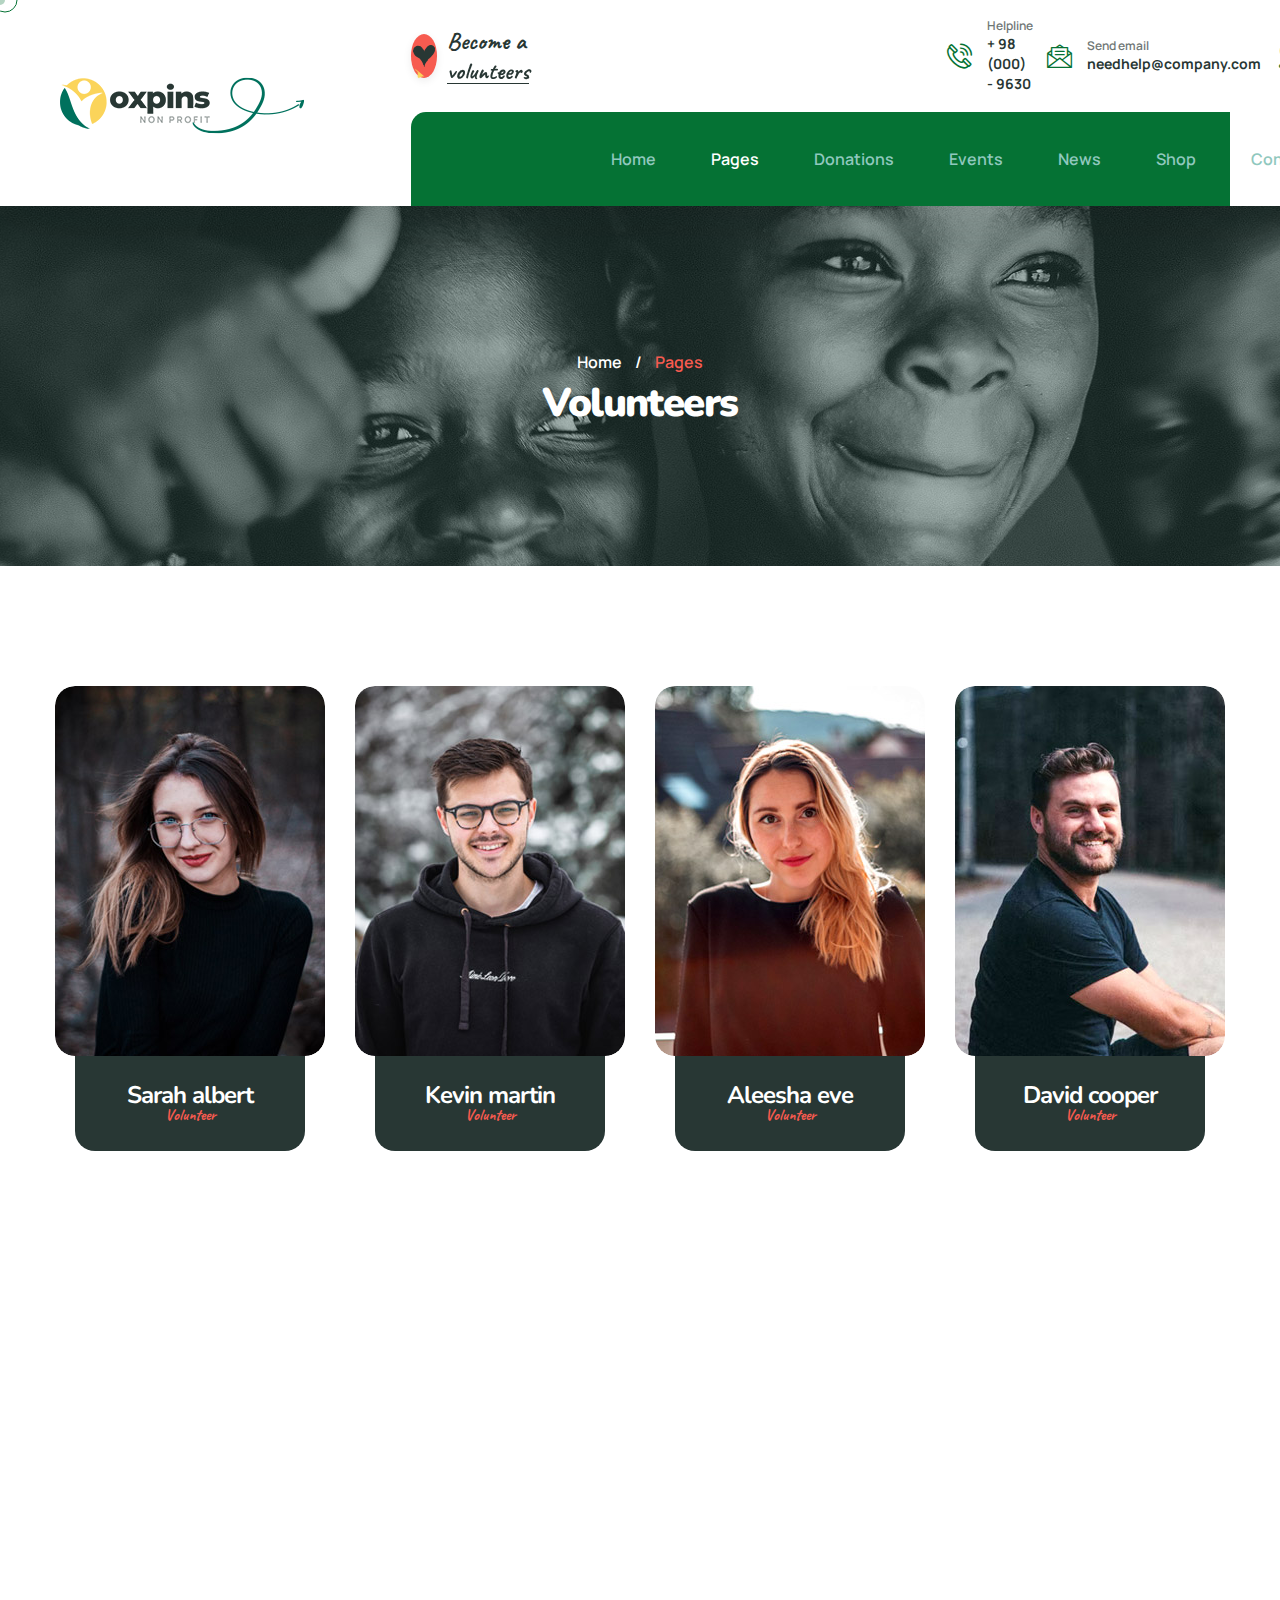
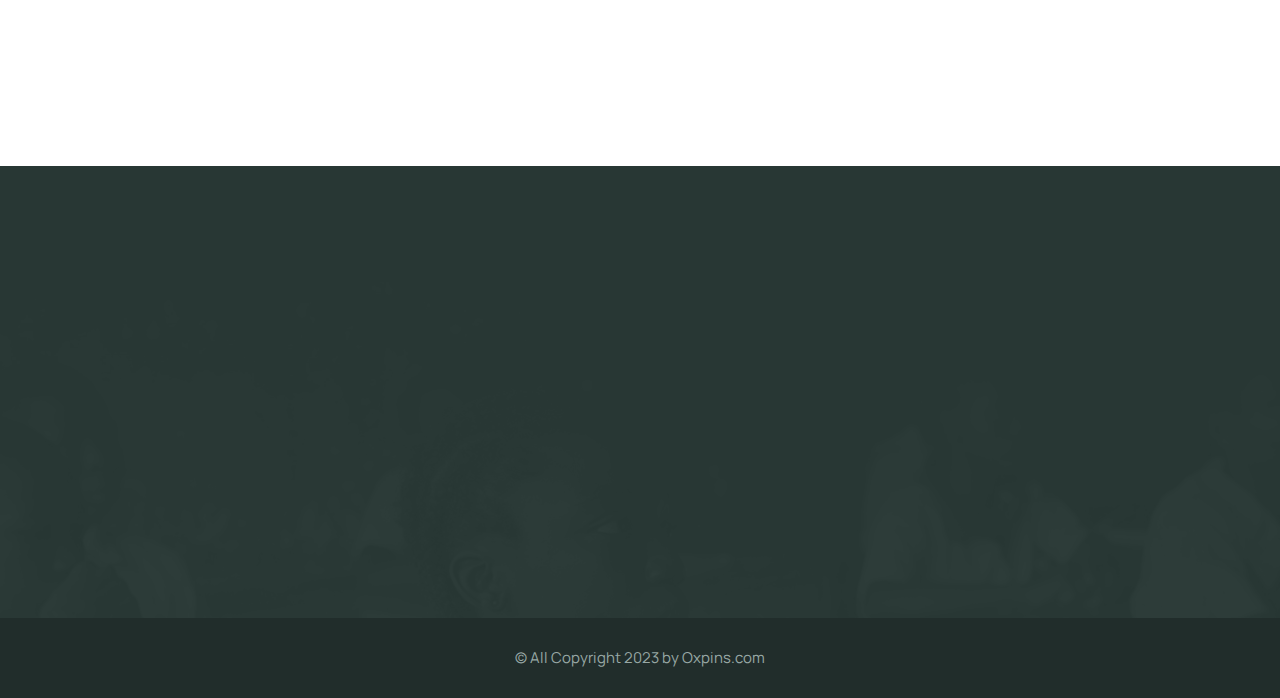
<file: volunteer.html>
<!DOCTYPE html>
<html lang="en">


<!-- Mirrored from layerdrops.com/oxpinshtml/main-html/volunteer.html by HTTrack Website Copier/3.x [XR&CO'2014], Thu, 30 Nov 2023 17:37:55 GMT -->
<head>
    <meta charset="UTF-8" />
    <meta name="viewport" content="width=device-width, initial-scale=1.0" />
    <title> Volunteer || Oxpins || Oxpins HTML 5 Template </title>
    <!-- favicons Icons -->
    <link rel="apple-touch-icon" sizes="180x180" href="assets/images/favicons/apple-touch-icon.png" />
    <link rel="icon" type="image/png" sizes="32x32" href="assets/images/favicons/favicon-32x32.png" />
    <link rel="icon" type="image/png" sizes="16x16" href="assets/images/favicons/favicon-16x16.png" />
    <link rel="manifest" href="assets/images/favicons/site.webmanifest" />
    <meta name="description" content="Oxpins HTML 5 Template " />

    <!-- fonts -->
    <link rel="preconnect" href="https://fonts.googleapis.com/">

    <link rel="preconnect" href="https://fonts.gstatic.com/" crossorigin>

    <link
        href="https://fonts.googleapis.com/css2?family=Nunito:ital,wght@0,200;0,300;0,400;0,500;0,600;0,700;0,800;0,900;1,200;1,300;1,400;1,500;1,600;1,700;1,800;1,900&amp;display=swap"
        rel="stylesheet">

    <link href="https://fonts.googleapis.com/css2?family=Manrope:wght@200;300;400;500;600;700;800&amp;display=swap"
        rel="stylesheet">

    <link href="https://fonts.googleapis.com/css2?family=Caveat:wght@400;500;600;700&amp;display=swap" rel="stylesheet">


    <link rel="stylesheet" href="assets/vendors/bootstrap/css/bootstrap.min.css" />
    <link rel="stylesheet" href="assets/vendors/animate/animate.min.css" />
    <link rel="stylesheet" href="assets/vendors/animate/custom-animate.css" />
    <link rel="stylesheet" href="assets/vendors/fontawesome/css/all.min.css" />
    <link rel="stylesheet" href="assets/vendors/jarallax/jarallax.css" />
    <link rel="stylesheet" href="assets/vendors/jquery-magnific-popup/jquery.magnific-popup.css" />
    <link rel="stylesheet" href="assets/vendors/nouislider/nouislider.min.css" />
    <link rel="stylesheet" href="assets/vendors/nouislider/nouislider.pips.css" />
    <link rel="stylesheet" href="assets/vendors/odometer/odometer.min.css" />
    <link rel="stylesheet" href="assets/vendors/swiper/swiper.min.css" />
    <link rel="stylesheet" href="assets/vendors/oxpins-icons/style.css">
    <link rel="stylesheet" href="assets/vendors/tiny-slider/tiny-slider.min.css" />
    <link rel="stylesheet" href="assets/vendors/reey-font/stylesheet.css" />
    <link rel="stylesheet" href="assets/vendors/owl-carousel/owl.carousel.min.css" />
    <link rel="stylesheet" href="assets/vendors/owl-carousel/owl.theme.default.min.css" />
    <link rel="stylesheet" href="assets/vendors/bxslider/jquery.bxslider.css" />
    <link rel="stylesheet" href="assets/vendors/bootstrap-select/css/bootstrap-select.min.css" />
    <link rel="stylesheet" href="assets/vendors/vegas/vegas.min.css" />
    <link rel="stylesheet" href="assets/vendors/jquery-ui/jquery-ui.css" />
    <link rel="stylesheet" href="assets/vendors/timepicker/timePicker.css" />

    <!-- template styles -->
    <link rel="stylesheet" href="assets/css/oxpins.css" />
    <link rel="stylesheet" href="assets/css/oxpins-responsive.css" />
</head>

<body class="custom-cursor">

    <div class="custom-cursor__cursor"></div>
    <div class="custom-cursor__cursor-two"></div>





    <div class="preloader">
        <div class="preloader__image"></div>
    </div>
    <!-- /.preloader -->


    <div class="page-wrapper">
        <header class="main-header">
            <nav class="main-menu">
                <div class="main-menu__wrapper">
                    <div class="main-menu__wrapper-inner">
                        <div class="main-menu__left">
                            <div class="main-menu__logo">
                                <a href="index.html"><img src="assets/images/resources/logo-1.png" alt=""></a>
                            </div>
                            <div class="main-menu__shape-1 float-bob-x">
                                <img src="assets/images/shapes/main-menu-shape-1.png" alt="">
                            </div>
                        </div>
                        <div class="main-menu__right">
                            <div class="main-menu__right-top">
                                <div class="main-menu__right-top-left">
                                    <div class="main-menu__volunteers">
                                        <div class="main-menu__volunteers-icon">
                                            <img src="assets/images/icon/main-menu-heart-icon.png" alt="">
                                        </div>
                                        <div class="main-menu__volunteers-text-box">
                                            <p class="main-menu__volunteers-text"><a href="become-volunteer.html">Become
                                                    a
                                                    <span>volunteers</span></a></p>
                                        </div>
                                    </div>
                                </div>
                                <div class="main-menu__right-top-right">
                                    <div class="main-menu__right-top-address">
                                        <ul class="list-unstyled main-menu__right-top-address-list">
                                            <li>
                                                <div class="icon">
                                                    <span class="icon-phone-call"></span>
                                                </div>
                                                <div class="content">
                                                    <p>Helpline</p>
                                                    <h5><a href="tel:980009630">+ 98 (000) - 9630</a></h5>
                                                </div>
                                            </li>
                                            <li>
                                                <div class="icon">
                                                    <span class="icon-message"></span>
                                                </div>
                                                <div class="content">
                                                    <p>Send email</p>
                                                    <h5><a href="mailto:needhelp@company.com">needhelp@company.com</a>
                                                    </h5>
                                                </div>
                                            </li>
                                            <li>
                                                <div class="icon">
                                                    <span class="icon-location"></span>
                                                </div>
                                                <div class="content">
                                                    <p>380 St Kilda Road</p>
                                                    <h5>Melbourne, Australia</h5>
                                                </div>
                                            </li>
                                        </ul>
                                    </div>
                                    <div class="main-menu__right-top-social">
                                        <a href="#"><i class="fab fa-twitter"></i></a>
                                        <a href="#"><i class="fab fa-facebook"></i></a>
                                        <a href="#"><i class="fab fa-pinterest-p"></i></a>
                                        <a href="#"><i class="fab fa-instagram"></i></a>
                                    </div>
                                </div>
                            </div>
                            <div class="main-menu__right-bottom">
                                <div class="main-menu__main-menu-box">
                                    <a href="#" class="mobile-nav__toggler"><i class="fa fa-bars"></i></a>
                                    <ul class="main-menu__list">
                                        <li class="dropdown megamenu">
                                            <a href="index.html">Home </a>
                                            <ul>
                                                <li>
                                                    <section class="home-showcase megamenu-left">
                                                        <div class="container">
                                                            <div class="home-showcase__inner">
                                                                <div class="row">
                                                                    <div class="col-lg-3">
                                                                        <div class="home-showcase__item">
                                                                            <div class="home-showcase__image">
                                                                                <img src="assets/images/home-showcase/home-showcase-1-1.jpg"
                                                                                    alt="">
                                                                                <div class="home-showcase__buttons">
                                                                                    <a href="index.html"
                                                                                        class="thm-btn home-showcase__buttons__item">Multi
                                                                                        Page</a>
                                                                                    <a href="index-one-page.html"
                                                                                        class="thm-btn home-showcase__buttons__item">One
                                                                                        Page</a>
                                                                                </div><!-- /.home-showcase__buttons -->
                                                                            </div><!-- /.home-showcase__image -->
                                                                            <h3 class="home-showcase__title">Home page
                                                                                01</h3><!-- /.home-showcase__title -->
                                                                        </div><!-- /.home-showcase__item -->
                                                                    </div><!-- /.col-lg-3 -->
                                                                    <div class="col-lg-3">
                                                                        <div class="home-showcase__item">
                                                                            <div class="home-showcase__image">
                                                                                <img src="assets/images/home-showcase/home-showcase-1-2.jpg"
                                                                                    alt="">
                                                                                <div class="home-showcase__buttons">
                                                                                    <a href="index2.html"
                                                                                        class="thm-btn home-showcase__buttons__item">Multi
                                                                                        Page</a>
                                                                                    <a href="index2-one-page.html"
                                                                                        class="thm-btn home-showcase__buttons__item">One
                                                                                        Page</a>
                                                                                </div><!-- /.home-showcase__buttons -->
                                                                            </div><!-- /.home-showcase__image -->
                                                                            <h3 class="home-showcase__title">Home page
                                                                                02
                                                                            </h3><!-- /.home-showcase__title -->
                                                                        </div><!-- /.home-showcase__item -->
                                                                    </div><!-- /.col-lg-3 -->
                                                                    <div class="col-lg-3">
                                                                        <div class="home-showcase__item">
                                                                            <div class="home-showcase__image">
                                                                                <img src="assets/images/home-showcase/home-showcase-1-3.jpg"
                                                                                    alt="">
                                                                                <div class="home-showcase__buttons">
                                                                                    <a href="index3.html"
                                                                                        class="thm-btn home-showcase__buttons__item">Multi
                                                                                        Page</a>
                                                                                    <a href="index3-one-page.html"
                                                                                        class="thm-btn home-showcase__buttons__item">One
                                                                                        Page</a>
                                                                                </div><!-- /.home-showcase__buttons -->
                                                                            </div><!-- /.home-showcase__image -->
                                                                            <h3 class="home-showcase__title">Home page
                                                                                03
                                                                            </h3><!-- /.home-showcase__title -->
                                                                        </div><!-- /.home-showcase__item -->
                                                                    </div><!-- /.col-lg-3 -->
                                                                    <div class="col-lg-3">
                                                                        <div class="home-showcase__item">
                                                                            <div class="home-showcase__image">
                                                                                <img src="assets/images/home-showcase/home-showcase-1-4.jpg"
                                                                                    alt="">
                                                                                <div class="home-showcase__buttons">
                                                                                    <a href="index-dark.html"
                                                                                        class="thm-btn home-showcase__buttons__item">View
                                                                                        Page</a>
                                                                                </div><!-- /.home-showcase__buttons -->
                                                                            </div><!-- /.home-showcase__image -->
                                                                            <h3 class="home-showcase__title">Home page
                                                                                04
                                                                            </h3><!-- /.home-showcase__title -->
                                                                        </div><!-- /.home-showcase__item -->
                                                                    </div><!-- /.col-lg-3 -->
                                                                </div><!-- /.row -->
                                                            </div><!-- /.home-showcase__inner -->

                                                        </div><!-- /.container -->
                                                    </section>
                                                </li>
                                            </ul>
                                        </li>
                                        <li class="dropdown">
                                            <a href="#">Pages</a>
                                            <ul>
                                                <li><a href="about.html">About</a></li>
                                                <li><a href="volunteer.html">Volunteer</a></li>
                                                <li><a href="become-volunteer.html">Become volunteer</a></li>
                                                <li><a href="volunteer-carousel.html">Volunteer carousel</a></li>
                                                <li><a href="gallery.html">Gallery</a></li>
                                                <li><a href="gallery-carousel.html">Gallery carousel</a></li>
                                                <li><a href="faq.html">FAQs</a></li>
                                                <li><a href="404.html">404 Error</a></li>
                                            </ul>
                                        </li>
                                        <li class="dropdown">
                                            <a href="#">Donations</a>
                                            <ul>
                                                <li><a href="donation.html">Donation</a></li>
                                                <li><a href="donations-list.html">Donation list</a></li>
                                                <li><a href="donation-carousel.html">Donation carousel</a></li>
                                                <li><a href="donation-details.html">Donation details</a></li>
                                                <li><a href="donate-now.html">Donate Now</a></li>
                                            </ul>
                                        </li>
                                        <li class="dropdown">
                                            <a href="#">Events</a>
                                            <ul>
                                                <li><a href="events.html">Events</a></li>
                                                <li><a href="events-carousel.html">Events carousel</a></li>
                                                <li><a href="event-details.html">Event details</a></li>
                                            </ul>
                                        </li>
                                        <li class="dropdown">
                                            <a href="#">News</a>
                                            <ul>
                                                <li><a href="news.html">News</a></li>
                                                <li><a href="news-carousel.html">News carousel</a></li>
                                                <li><a href="news-sidebar.html">News right sidebar</a></li>
                                                <li><a href="news-sidebar-left.html">News left sidebar</a></li>
                                                <li><a href="news-details.html">News details</a></li>
                                            </ul>
                                        </li>
                                        <li class="dropdown">
                                            <a href="products.html">Shop</a>
                                            <ul>
                                                <li><a href="products.html">Shop</a></li>
                                                <li><a href="product-details.html">Product details</a></li>
                                                <li><a href="cart.html">Cart</a></li>
                                                <li><a href="checkout.html">Checkout</a></li>
                                            </ul>
                                        </li>
                                        <li>
                                            <a href="contact.html">Contact</a>
                                        </li>
                                    </ul>
                                </div>
                                <div class="main-menu__main-menu-content-box">
                                    <div class="main-menu__search-cat-btn-box">
                                        <div class="main-menu__search-box">
                                            <a href="#"
                                                class="main-menu__search search-toggler icon-magnifying-glass"></a>
                                        </div>
                                        <div class="main-menu__cat-box">
                                            <a href="cart.html" class="main-menu__cart icon-shopping-cart"></a>
                                        </div>
                                        <div class="main-menu__btn-box">
                                            <a href="donate-now.html" class="main-menu__btn"> <span
                                                    class="fa fa-heart"></span> Donate
                                                now</a>
                                        </div>
                                    </div>
                                </div>
                            </div>
                        </div>
                    </div>
                </div>
            </nav>
        </header>

        <div class="stricky-header stricked-menu main-menu">
            <div class="sticky-header__content"></div><!-- /.sticky-header__content -->
        </div><!-- /.stricky-header -->

        <!--Page Header Start-->
        <section class="page-header">
            <div class="page-header-bg" style="background-image: url(assets/images/backgrounds/page-header-bg.jpg)">
            </div>
            <div class="container">
                <div class="page-header__inner">
                    <ul class="thm-breadcrumb list-unstyled">
                        <li><a href="index.html">Home</a></li>
                        <li><span>/</span></li>
                        <li class="active">Pages</li>
                    </ul>
                    <h2>Volunteers</h2>
                </div>
            </div>
        </section>
        <!--Page Header End-->

        <!--Team One Start-->
        <section class="team-one">
            <div class="container">
                <div class="row">
                    <!--Team One Single Start-->
                    <div class="col-xl-3 col-lg-6 col-md-6 wow fadeInUp" data-wow-delay="100ms">
                        <div class="team-one__single">
                            <div class="team-one__img">
                                <img src="assets/images/team/team-1-1.jpg" alt="">
                                <div class="team-one__social">
                                    <a href="#"><i class="fab fa-facebook"></i></a>
                                    <a href="#"><i class="fab fa-twitter"></i></a>
                                    <a href="#"><i class="fab fa-pinterest-p"></i></a>
                                    <a href="#"><i class="fab fa-instagram"></i></a>
                                </div>
                            </div>
                            <div class="team-one__content">
                                <h3 class="team-one__name"><a href="team-details.html">Sarah albert</a></h3>
                                <p class="team-one__sub-title">Volunteer</p>
                            </div>
                        </div>
                    </div>
                    <!--Team One Single End-->
                    <!--Team One Single Start-->
                    <div class="col-xl-3 col-lg-6 col-md-6 wow fadeInUp" data-wow-delay="200ms">
                        <div class="team-one__single">
                            <div class="team-one__img">
                                <img src="assets/images/team/team-1-2.jpg" alt="">
                                <div class="team-one__social">
                                    <a href="#"><i class="fab fa-facebook"></i></a>
                                    <a href="#"><i class="fab fa-twitter"></i></a>
                                    <a href="#"><i class="fab fa-pinterest-p"></i></a>
                                    <a href="#"><i class="fab fa-instagram"></i></a>
                                </div>
                            </div>
                            <div class="team-one__content">
                                <h3 class="team-one__name"><a href="team-details.html">Kevin martin</a></h3>
                                <p class="team-one__sub-title">Volunteer</p>
                            </div>
                        </div>
                    </div>
                    <!--Team One Single End-->
                    <!--Team One Single Start-->
                    <div class="col-xl-3 col-lg-6 col-md-6 wow fadeInUp" data-wow-delay="300ms">
                        <div class="team-one__single">
                            <div class="team-one__img">
                                <img src="assets/images/team/team-1-3.jpg" alt="">
                                <div class="team-one__social">
                                    <a href="#"><i class="fab fa-facebook"></i></a>
                                    <a href="#"><i class="fab fa-twitter"></i></a>
                                    <a href="#"><i class="fab fa-pinterest-p"></i></a>
                                    <a href="#"><i class="fab fa-instagram"></i></a>
                                </div>
                            </div>
                            <div class="team-one__content">
                                <h3 class="team-one__name"><a href="team-details.html">Aleesha eve</a></h3>
                                <p class="team-one__sub-title">Volunteer</p>
                            </div>
                        </div>
                    </div>
                    <!--Team One Single End-->
                    <!--Team One Single Start-->
                    <div class="col-xl-3 col-lg-6 col-md-6 wow fadeInUp" data-wow-delay="400ms">
                        <div class="team-one__single">
                            <div class="team-one__img">
                                <img src="assets/images/team/team-1-4.jpg" alt="">
                                <div class="team-one__social">
                                    <a href="#"><i class="fab fa-facebook"></i></a>
                                    <a href="#"><i class="fab fa-twitter"></i></a>
                                    <a href="#"><i class="fab fa-pinterest-p"></i></a>
                                    <a href="#"><i class="fab fa-instagram"></i></a>
                                </div>
                            </div>
                            <div class="team-one__content">
                                <h3 class="team-one__name"><a href="team-details.html">David cooper</a></h3>
                                <p class="team-one__sub-title">Volunteer</p>
                            </div>
                        </div>
                    </div>
                    <!--Team One Single End-->
                    <!--Team One Single Start-->
                    <div class="col-xl-3 col-lg-6 col-md-6 wow fadeInUp" data-wow-delay="500ms">
                        <div class="team-one__single">
                            <div class="team-one__img">
                                <img src="assets/images/team/team-1-5.jpg" alt="">
                                <div class="team-one__social">
                                    <a href="#"><i class="fab fa-facebook"></i></a>
                                    <a href="#"><i class="fab fa-twitter"></i></a>
                                    <a href="#"><i class="fab fa-pinterest-p"></i></a>
                                    <a href="#"><i class="fab fa-instagram"></i></a>
                                </div>
                            </div>
                            <div class="team-one__content">
                                <h3 class="team-one__name"><a href="team-details.html">Mike hardson</a></h3>
                                <p class="team-one__sub-title">Volunteer</p>
                            </div>
                        </div>
                    </div>
                    <!--Team One Single End-->
                    <!--Team One Single Start-->
                    <div class="col-xl-3 col-lg-6 col-md-6 wow fadeInUp" data-wow-delay="600ms">
                        <div class="team-one__single">
                            <div class="team-one__img">
                                <img src="assets/images/team/team-1-6.jpg" alt="">
                                <div class="team-one__social">
                                    <a href="#"><i class="fab fa-facebook"></i></a>
                                    <a href="#"><i class="fab fa-twitter"></i></a>
                                    <a href="#"><i class="fab fa-pinterest-p"></i></a>
                                    <a href="#"><i class="fab fa-instagram"></i></a>
                                </div>
                            </div>
                            <div class="team-one__content">
                                <h3 class="team-one__name"><a href="team-details.html">Jessica brown</a></h3>
                                <p class="team-one__sub-title">Volunteer</p>
                            </div>
                        </div>
                    </div>
                    <!--Team One Single End-->
                    <!--Team One Single Start-->
                    <div class="col-xl-3 col-lg-6 col-md-6 wow fadeInUp" data-wow-delay="700ms">
                        <div class="team-one__single">
                            <div class="team-one__img">
                                <img src="assets/images/team/team-1-7.jpg" alt="">
                                <div class="team-one__social">
                                    <a href="#"><i class="fab fa-facebook"></i></a>
                                    <a href="#"><i class="fab fa-twitter"></i></a>
                                    <a href="#"><i class="fab fa-pinterest-p"></i></a>
                                    <a href="#"><i class="fab fa-instagram"></i></a>
                                </div>
                            </div>
                            <div class="team-one__content">
                                <h3 class="team-one__name"><a href="team-details.html">Yoni smith</a></h3>
                                <p class="team-one__sub-title">Volunteer</p>
                            </div>
                        </div>
                    </div>
                    <!--Team One Single End-->
                    <!--Team One Single Start-->
                    <div class="col-xl-3 col-lg-6 col-md-6 wow fadeInUp" data-wow-delay="800ms">
                        <div class="team-one__single">
                            <div class="team-one__img">
                                <img src="assets/images/team/team-1-8.jpg" alt="">
                                <div class="team-one__social">
                                    <a href="#"><i class="fab fa-facebook"></i></a>
                                    <a href="#"><i class="fab fa-twitter"></i></a>
                                    <a href="#"><i class="fab fa-pinterest-p"></i></a>
                                    <a href="#"><i class="fab fa-instagram"></i></a>
                                </div>
                            </div>
                            <div class="team-one__content">
                                <h3 class="team-one__name"><a href="team-details.html">Christine rob</a></h3>
                                <p class="team-one__sub-title">Volunteer</p>
                            </div>
                        </div>
                    </div>
                    <!--Team One Single End-->
                </div>
            </div>
        </section>
        <!--Team One End-->

        <!--Site Footer Start-->
        <footer class="site-footer">
            <div class="site-footer-bg" style="background-image: url(assets/images/backgrounds/site-footer-bg.jpg);">
            </div>
            <div class="site-footer__top">
                <div class="container">
                    <div class="row">
                        <div class="col-xl-4 col-lg-6 col-md-6 wow fadeInUp" data-wow-delay="100ms">
                            <div class="footer-widget__column footer-widget__about">
                                <div class="footer-widget__about-logo">
                                    <a href="index.html"><img src="assets/images/resources/footer-logo.png" alt=""></a>
                                </div>
                                <div class="footer-widget__about-text-box">
                                    <p class="footer-widget__about-text">Nulla ultricies justo sit amet ante efficitur,
                                        eget pharetra augue efficitur. Vestibulum viverra, dolor sit amet ultricies.</p>
                                </div>
                                <div class="footer-widget__btn">
                                    <a href="donate-now.html"> <span class="fa fa-heart"></span>Donate now</a>
                                </div>
                            </div>
                        </div>
                        <div class="col-xl-2 col-lg-6 col-md-6 wow fadeInUp" data-wow-delay="200ms">
                            <div class="footer-widget__column footer-widget__links clearfix">
                                <h3 class="footer-widget__title">Links</h3>
                                <ul class="footer-widget__links-list list-unstyled clearfix">
                                    <li><a href="about.html">About us</a></li>
                                    <li><a href="contact.html">Contact</a></li>
                                    <li><a href="news.html">Latest News</a></li>
                                    <li><a href="event-details.html">Recent Events</a></li>
                                    <li><a href="donation.html">Donations</a></li>
                                </ul>
                            </div>
                        </div>
                        <div class="col-xl-2 col-lg-6 col-md-6 wow fadeInUp" data-wow-delay="300ms">
                            <div class="footer-widget__column footer-widget__non-profit clearfix">
                                <h3 class="footer-widget__title">Non profit</h3>
                                <ul class="footer-widget__non-profit-list list-unstyled clearfix">
                                    <li><a href="donation-details.html">Differently Abled Kids</a></li>
                                    <li><a href="donation-details.html">Help Child Cancer</a></li>
                                    <li><a href="donation-details.html">Clean Pure Water</a></li>
                                    <li><a href="donation-details.html">Give them Education</a></li>
                                    <li><a href="donation-details.html">Start a Fundraising</a></li>
                                </ul>
                            </div>
                        </div>
                        <div class="col-xl-4 col-lg-6 col-md-6 wow fadeInUp" data-wow-delay="400ms">
                            <div class="footer-widget__column footer-widget__contact">
                                <h3 class="footer-widget__title">Contact</h3>
                                <p class="footer-widget__contact-text">380 Street Kilda Broklyn Road <br> Melbourne
                                    Australia
                                </p>
                                <ul class="list-unstyled footer-widget__contact-list">
                                    <li>
                                        <div class="icon">
                                            <i class="fa fa-envelope"></i>
                                        </div>
                                        <div class="text">
                                            <p><a href="mailto:needhelp@company.com ">needhelp@company.com</a></p>
                                        </div>
                                    </li>
                                    <li>
                                        <div class="icon">
                                            <i class="fas fa-phone-alt"></i>
                                        </div>
                                        <div class="text">
                                            <p><a href="tel:980009630">+ 98 (000) - 9630</a></p>
                                        </div>
                                    </li>
                                </ul>
                                <div class="site-footer__social">
                                    <a href="#"><i class="fab fa-twitter"></i></a>
                                    <a href="#"><i class="fab fa-facebook"></i></a>
                                    <a href="#"><i class="fab fa-pinterest-p"></i></a>
                                    <a href="#"><i class="fab fa-instagram"></i></a>
                                </div>
                            </div>
                        </div>
                    </div>
                </div>
            </div>
            <div class="site-footer__bottom">
                <div class="container">
                    <div class="row">
                        <div class="col-xl-12">
                            <div class="site-footer__bottom-inner">
                                <p class="site-footer__bottom-text">© All Copyright 2023 by <a href="#">Oxpins.com</a>
                                </p>
                            </div>
                        </div>
                    </div>
                </div>
            </div>
        </footer>
        <!--Site Footer End-->


    </div><!-- /.page-wrapper -->


    <div class="mobile-nav__wrapper">
        <div class="mobile-nav__overlay mobile-nav__toggler"></div>
        <!-- /.mobile-nav__overlay -->
        <div class="mobile-nav__content">
            <span class="mobile-nav__close mobile-nav__toggler"><i class="fa fa-times"></i></span>

            <div class="logo-box">
                <a href="index.html" aria-label="logo image"><img src="assets/images/resources/logo-2.png" width="143"
                        alt="" /></a>
            </div>
            <!-- /.logo-box -->
            <div class="mobile-nav__container"></div>
            <!-- /.mobile-nav__container -->

            <ul class="mobile-nav__contact list-unstyled">
                <li>
                    <i class="fa fa-envelope"></i>
                    <a href="mailto:needhelp@packageName__.com">needhelp@oxpins.com</a>
                </li>
                <li>
                    <i class="fa fa-phone-alt"></i>
                    <a href="tel:666-888-0000">666 888 0000</a>
                </li>
            </ul><!-- /.mobile-nav__contact -->
            <div class="mobile-nav__top">
                <div class="mobile-nav__social">
                    <a href="#" class="fab fa-twitter"></a>
                    <a href="#" class="fab fa-facebook-square"></a>
                    <a href="#" class="fab fa-pinterest-p"></a>
                    <a href="#" class="fab fa-instagram"></a>
                </div><!-- /.mobile-nav__social -->
            </div><!-- /.mobile-nav__top -->



        </div>
        <!-- /.mobile-nav__content -->
    </div>
    <!-- /.mobile-nav__wrapper -->

    <div class="search-popup">
        <div class="search-popup__overlay search-toggler"></div>
        <!-- /.search-popup__overlay -->
        <div class="search-popup__content">
            <form action="#">
                <label for="search" class="sr-only">search here</label><!-- /.sr-only -->
                <input type="text" id="search" placeholder="Search Here..." />
                <button type="submit" aria-label="search submit" class="thm-btn">
                    <i class="icon-magnifying-glass"></i>
                </button>
            </form>
        </div>
        <!-- /.search-popup__content -->
    </div>
    <!-- /.search-popup -->

    <a href="#" data-target="html" class="scroll-to-target scroll-to-top"><i class="icon-up-arrow"></i></a>


    <script src="assets/vendors/jquery/jquery-3.6.0.min.js"></script>
    <script src="assets/vendors/bootstrap/js/bootstrap.bundle.min.js"></script>
    <script src="assets/vendors/jarallax/jarallax.min.js"></script>
    <script src="assets/vendors/jquery-ajaxchimp/jquery.ajaxchimp.min.js"></script>
    <script src="assets/vendors/jquery-appear/jquery.appear.min.js"></script>
    <script src="assets/vendors/jquery-circle-progress/jquery.circle-progress.min.js"></script>
    <script src="assets/vendors/jquery-magnific-popup/jquery.magnific-popup.min.js"></script>
    <script src="assets/vendors/jquery-validate/jquery.validate.min.js"></script>
    <script src="assets/vendors/nouislider/nouislider.min.js"></script>
    <script src="assets/vendors/odometer/odometer.min.js"></script>
    <script src="assets/vendors/swiper/swiper.min.js"></script>
    <script src="assets/vendors/tiny-slider/tiny-slider.min.js"></script>
    <script src="assets/vendors/wnumb/wNumb.min.js"></script>
    <script src="assets/vendors/wow/wow.js"></script>
    <script src="assets/vendors/isotope/isotope.js"></script>
    <script src="assets/vendors/countdown/countdown.min.js"></script>
    <script src="assets/vendors/owl-carousel/owl.carousel.min.js"></script>
    <script src="assets/vendors/bxslider/jquery.bxslider.min.js"></script>
    <script src="assets/vendors/bootstrap-select/js/bootstrap-select.min.js"></script>
    <script src="assets/vendors/vegas/vegas.min.js"></script>
    <script src="assets/vendors/jquery-ui/jquery-ui.js"></script>
    <script src="assets/vendors/timepicker/timePicker.js"></script>
    <script src="assets/vendors/circleType/jquery.circleType.js"></script>
    <script src="assets/vendors/circleType/jquery.lettering.min.js"></script>




    <!-- template js -->
    <script src="assets/js/oxpins.js"></script>
</body>


<!-- Mirrored from layerdrops.com/oxpinshtml/main-html/volunteer.html by HTTrack Website Copier/3.x [XR&CO'2014], Thu, 30 Nov 2023 17:37:56 GMT -->
</html>
</file>
<file: assets/vendors/jarallax/jarallax.css>
.jarallax {
    position: relative;
    z-index: 0;
}
.jarallax > .jarallax-img {
    position: absolute;
    object-fit: cover;
    /* support for plugin https://github.com/bfred-it/object-fit-images */
    font-family: 'object-fit: cover;';
    top: 0;
    left: 0;
    width: 100%;
    height: 100%;
    z-index: -1;
}
</file>
<file: assets/vendors/nouislider/nouislider.pips.css>
/* Base;
 *
 */
.noUi-pips,
.noUi-pips * {
-moz-box-sizing: border-box;
	box-sizing: border-box;
}
.noUi-pips {
	position: absolute;
	font: 400 12px Arial;
	color: #999;
}

/* Values;
 *
 */
.noUi-value {
	width: 40px;
	position: absolute;
	text-align: center;
}
.noUi-value-sub {
	color: #ccc;
	font-size: 10px;
}

/* Markings;
 *
 */
.noUi-marker {
	position: absolute;
	background: #CCC;
}
.noUi-marker-sub {
	background: #AAA;
}
.noUi-marker-large {
	background: #AAA;
}

/* Horizontal layout;
 *
 */
.noUi-pips-horizontal {
	padding: 10px 0;
	height: 50px;
	top: 100%;
	left: 0;
	width: 100%;
}
.noUi-value-horizontal {
	margin-left: -20px;
	padding-top: 20px;
}
.noUi-value-horizontal.noUi-value-sub {
	padding-top: 15px;
}

.noUi-marker-horizontal.noUi-marker {
	margin-left: -1px;
	width: 2px;
	height: 5px;
}
.noUi-marker-horizontal.noUi-marker-sub {
	height: 10px;
}
.noUi-marker-horizontal.noUi-marker-large {
	height: 15px;
}

/* Vertical layout;
 *
 */
.noUi-pips-vertical {
	padding: 0 10px;
	height: 100%;
	top: 0;
	left: 100%;
}
.noUi-value-vertical {
	width: 15px;
	margin-left: 20px;
	margin-top: -5px;
}

.noUi-marker-vertical.noUi-marker {
	width: 5px;
	height: 2px;
	margin-top: -1px;
}
.noUi-marker-vertical.noUi-marker-sub {
	width: 10px;
}
.noUi-marker-vertical.noUi-marker-large {
	width: 15px;
}
</file>
<file: assets/vendors/oxpins-icons/style.css>
@font-face {
  font-family: 'icomoon';
  src:  url('fonts/icomoond671.eot?gfq9l4');
  src:  url('fonts/icomoond671.eot?gfq9l4#iefix') format('embedded-opentype'),
    url('fonts/icomoond671.ttf?gfq9l4') format('truetype'),
    url('fonts/icomoond671.woff?gfq9l4') format('woff'),
    url('fonts/icomoond671.svg?gfq9l4#icomoon') format('svg');
  font-weight: normal;
  font-style: normal;
  font-display: block;
}

[class^="icon-"], [class*=" icon-"] {
  /* use !important to prevent issues with browser extensions that change fonts */
  font-family: 'icomoon' !important;
  speak: never;
  font-style: normal;
  font-weight: normal;
  font-variant: normal;
  text-transform: none;
  line-height: 1;

  /* Better Font Rendering =========== */
  -webkit-font-smoothing: antialiased;
  -moz-osx-font-smoothing: grayscale;
}

.icon-avatar:before {
  content: "\e91c";
}
.icon-phone-call:before {
  content: "\e900";
}
.icon-message:before {
  content: "\e901";
}
.icon-location:before {
  content: "\e902";
}
.icon-magnifying-glass:before {
  content: "\e903";
}
.icon-shopping-cart:before {
  content: "\e904";
}
.icon-volunteer:before {
  content: "\e905";
}
.icon-right-arrow:before {
  content: "\e906";
}
.icon-left-arrow:before {
  content: "\e907";
}
.icon-up-arrow:before {
  content: "\e908";
}
.icon-down-arrow:before {
  content: "\e909";
}
.icon-solidarity:before {
  content: "\e90a";
}
.icon-gift-box:before {
  content: "\e90b";
}
.icon-double-quotes:before {
  content: "\e90c";
}
.icon-apple:before {
  content: "\e90d";
}
.icon-health-insurance:before {
  content: "\e90e";
}
.icon-business-partnership:before {
  content: "\e90f";
}
.icon-target:before {
  content: "\e910";
}
.icon-solidarity-1:before {
  content: "\e911";
}
.icon-charity:before {
  content: "\e912";
}
.icon-generous:before {
  content: "\e913";
}
.icon-fundraiser:before {
  content: "\e914";
}
.icon-chat:before {
  content: "\e915";
}
.icon-bonus:before {
  content: "\e916";
}
.icon-fingerprint-scan:before {
  content: "\e917";
}
.icon-account:before {
  content: "\e918";
}
.icon-charity-1:before {
  content: "\e919";
}
.icon-target-1:before {
  content: "\e91a";
}
.icon-help:before {
  content: "\e91b";
}
</file>
<file: assets/vendors/reey-font/stylesheet.css>
/*! Generated by Font Squirrel (https://www.fontsquirrel.com) on January 28, 2021 */



@font-face {
    font-family: 'reeyregular';
    src: url('reey-regular-webfont.woff2') format('woff2'),
         url('reey-regular-webfont.woff') format('woff');
    font-weight: normal;
    font-style: normal;

}
</file>
<file: assets/css/oxpins.css>
/*--------------------------------------------------------------
>>> TABLE OF CONTENTS:
----------------------------------------------------------------
# Utility
# Cards
# Common
# Form
# Navigations
# Animations
# Mobile Nav
# Search Popup
# Page Header
# Google Map
# Client Carousel
--------------------------------------------------------------*/

/*--------------------------------------------------------------
# Common
--------------------------------------------------------------*/
:root {
  --oxpins-font: 'Manrope', sans-serif;
  --oxpins-font-two: 'Nunito', sans-serif;
  --oxpins-font-three: 'Caveat', cursive;
  --oxpins-gray: #6f7775;
  --oxpins-gray-rgb: 111, 119, 117;
  --oxpins-white: #ffffff;
  --oxpins-white-rgb: 255, 255, 255;
  --oxpins-base: #057234;
  --oxpins-base-rgb: 0, 113, 93;
  --oxpins-black: #283734;
  --oxpins-black-rgb: 40, 55, 52;
  --oxpins-primary: #f75b50;
  --oxpins-primary-rgb: 251, 212, 90;
  --oxpins-extra: #f9f4e8;
  --oxpins-extra-rgb: 249, 244, 232;
  --oxpins-bdr-color: #eee9db;
  --oxpins-bdr-color-rgb: 238, 233, 219;
  --oxpins-bdr-radius: 20px;

}

.row {
  --bs-gutter-x: 30px;
}

.gutter-y-30 {
  --bs-gutter-y: 30px;
}

body {
  font-family: var(--oxpins-font);
  color: var(--oxpins-gray);
  font-size: 15px;
  line-height: 30px;
  font-weight: 500;
}

body.locked {
  overflow: hidden;
}

a {
  color: var(--oxpins-gray);
}

a,
a:hover,
a:focus,
a:visited {
  text-decoration: none;
}

::-webkit-input-placeholder {
  color: inherit;
  opacity: 1;
}

:-ms-input-placeholder {
  color: inherit;
  opacity: 1;
}

::-ms-input-placeholder {
  color: inherit;
  opacity: 1;
}

::placeholder {
  color: inherit;
  opacity: 1;
}

h1,
h2,
h3,
h4,
h5,
h6 {
  color: var(--oxpins-black);
  font-family: var(--oxpins-font-two);
  margin: 0;
}

p {
  margin: 0;
}

dl,
ol,
ul {
  margin-top: 0;
  margin-bottom: 0;
}

::-webkit-input-placeholder {
  color: inherit;
  opacity: 1;
}

:-ms-input-placeholder {
  color: inherit;
  opacity: 1;
}

::-ms-input-placeholder {
  color: inherit;
  opacity: 1;
}

::placeholder {
  color: inherit;
  opacity: 1;
}

.page-wrapper {
  position: relative;
  margin: 0 auto;
  width: 100%;
  min-width: 300px;
  overflow: hidden;
}

.container {
  padding-left: 15px;
  padding-right: 15px;
}

@media (min-width: 1200px) {
  .container {
    max-width: 1200px;
  }
}

::-webkit-input-placeholder {
  color: inherit;
  opacity: 1;
}

:-ms-input-placeholder {
  color: inherit;
  opacity: 1;
}

::-ms-input-placeholder {
  color: inherit;
  opacity: 1;
}

::placeholder {
  color: inherit;
  opacity: 1;
}

.section-separator {
  border-color: var(--oxpins-border);
  border-width: 1px;
  margin-top: 0;
  margin-bottom: 0;
}

#particles-js {
  position: absolute;
  top: 0;
  left: 0;
  right: 0;
  bottom: 0;
  width: 100%;
  height: 100%;
  background-position: 50% 50%;
  opacity: 0.4;
  z-index: -1;
}

/*--------------------------------------------------------------
# Custom Cursor
--------------------------------------------------------------*/
.custom-cursor__cursor {
  width: 25px;
  height: 25px;
  border-radius: 100%;
  border: 1px solid var(--oxpins-base, #a47c68);
  -webkit-transition: all 200ms ease-out;
  transition: all 200ms ease-out;
  position: fixed;
  pointer-events: none;
  left: 0;
  top: 0;
  -webkit-transform: translate(calc(-50% + 5px), -50%);
  transform: translate(calc(-50% + 5px), -50%);
  z-index: 999991;
}

.custom-cursor__cursor-two {
  width: 10px;
  height: 10px;
  border-radius: 100%;
  background-color: var(--oxpins-base);
  opacity: .3;
  position: fixed;
  -webkit-transform: translate(-50%, -50%);
  transform: translate(-50%, -50%);
  pointer-events: none;
  -webkit-transition: width .3s, height .3s, opacity .3s;
  transition: width .3s, height .3s, opacity .3s;
  z-index: 999991;
}

.custom-cursor__hover {
  background-color: var(--oxpins-base);
  opacity: 0.4;
}

.custom-cursor__innerhover {
  width: 25px;
  height: 25px;
  opacity: .4;
}


.thm-btn {
  position: relative;
  display: inline-block;
  vertical-align: middle;
  -webkit-appearance: none;
  appearance: none;
  outline: none !important;
  background-color: var(--oxpins-primary);
  color: var(--oxpins-black);
  font-size: 14px;
  font-weight: 800;
  text-transform: uppercase;
  letter-spacing: 0;
  border-radius: 30px;
  padding: 15px 49px 15px;
  transition: all 0.5s linear;
  overflow: hidden;
  z-index: 1;
}

.thm-btn:before {
  transition-duration: 800ms;
  position: absolute;
  width: 200%;
  height: 200%;
  content: "";
  top: -230%;
  left: 50%;
  -webkit-transform: translateX(-50%);
  transform: translateX(-50%);
  border-radius: 50%;
  z-index: -1;
  background-color: var(--oxpins-black);
}

.thm-btn:hover {
  color: var(--oxpins-white);
}

.thm-btn:hover:before {
  top: -40%;
}


.section-title {
  position: relative;
  display: block;
  margin-top: -4px;
  margin-bottom: 46px;
}

.section-title__tagline {
  font-size: 24px;
  color: var(--oxpins-base);
  font-weight: 700;
  line-height: 24px;
  margin-bottom: 10px;
  font-family: var(--oxpins-font-three);
}

.section-title__title {
  margin: 0;
  color: var(--oxpins-black);
  font-size: 50px;
  line-height: 60px;
  font-weight: 900;
  letter-spacing: -0.04em;
  margin-top: 6px;
}

.bootstrap-select .btn-light:not(:disabled):not(.disabled).active,
.bootstrap-select .btn-light:not(:disabled):not(.disabled):active,
.bootstrap-select .show>.btn-light.dropdown-toggle {
  -webkit-box-shadow: none !important;
  box-shadow: none !important;
  outline: none !important;
}

.bootstrap-select>.dropdown-toggle {
  -webkit-box-shadow: none !important;
  box-shadow: none !important;
}

.bootstrap-select .dropdown-toggle:focus,
.bootstrap-select>select.mobile-device:focus+.dropdown-toggle {
  outline: none !important;
}

.bootstrap-select .dropdown-menu {
  border: 0;
  padding-top: 0;
  padding-bottom: 0;
  margin-top: 0;
  z-index: 991;
  border-radius: 0;
}

.bootstrap-select .dropdown-menu>li+li>a {
  border-top: 1px solid rgba(255, 255, 255, 0.2);
}

.bootstrap-select .dropdown-menu>li.selected>a {
  background: var(--oxpins-primary);
  color: #fff;
}

.bootstrap-select .dropdown-menu>li>a {
  font-size: 16px;
  font-weight: 500;
  padding: 4px 20px;
  color: #ffffff;
  background: var(--oxpins-base);
  -webkit-transition: all 0.4s ease;
  transition: all 0.4s ease;
  border-radius: var(--oxpins-bdr-radius);
}

.bootstrap-select .dropdown-menu>li>a:hover {
  background: var(--oxpins-black);
  color: var(--oxpins-white);
  cursor: pointer;
}

.preloader {
  position: fixed;
  background-color: #fff;
  background-position: center center;
  background-repeat: no-repeat;
  top: 0;
  left: 0;
  right: 0;
  bottom: 0;
  z-index: 99999;
  display: -webkit-box;
  display: -ms-flexbox;
  display: flex;
  -webkit-box-pack: center;
  -ms-flex-pack: center;
  justify-content: center;
  -webkit-box-align: center;
  -ms-flex-align: center;
  align-items: center;
  text-align: center;
}

.preloader__image {
  -webkit-animation-fill-mode: both;
  animation-fill-mode: both;
  -webkit-animation-name: flipInY;
  animation-name: flipInY;
  -webkit-animation-duration: 2s;
  animation-duration: 2s;
  -webkit-animation-iteration-count: infinite;
  animation-iteration-count: infinite;
  background-image: url(../images/loader.png);
  background-repeat: no-repeat;
  background-position: center center;
  background-size: 60px auto;
  width: 100%;
  height: 100%;
}

/* scroll to top */
.scroll-to-top {
  display: inline-block;
  width: 50px;
  height: 50px;
  background: var(--oxpins-primary);
  position: fixed;
  bottom: 40px;
  right: 40px;
  z-index: 99;
  text-align: center;
  -webkit-transition: all 0.4s ease;
  transition: all 0.4s ease;
  display: none;
  border-radius: 50%;
  transition: all 0.4s ease;
}

.scroll-to-top i {
  color: var(--oxpins-black);
  font-size: 18px;
  line-height: 50px;
}

.scroll-to-top:hover {
  background-color: var(--oxpins-base);
}

.scroll-to-top:hover i {
  color: #fff;
}


/*--------------------------------------------------------------
# Navigations One
--------------------------------------------------------------*/
.main-header {
  position: relative;
  display: block;
  width: 100%;
  background-color: rgb(255, 255, 255);
  box-shadow: 0px 10px 60px 0px rgba(0, 0, 0, 0.1);
  -webkit-transition: all 500ms ease;
  transition: all 500ms ease;
  z-index: 99;
  position: relative;
}

.main-menu {
  position: relative;
  display: block;
}

.logo {
  height: 140px;
  width: 140px;
}

.main-menu__wrapper {
  position: relative;
  display: block;
  padding-left: 60px;
  padding-right: 50px;
}

.main-menu__wrapper-inner {
  display: flex;
  align-items: center;
  justify-content: space-between;
}

.main-menu__left {
  position: relative;
  display: block;
  width: 9%;
  margin-right: 157px;
}

.main-menu__logo {
  display: block;
}

.main-menu__logo img {
  image-rendering: -moz-crisp-edges;
  image-rendering: -o-crisp-edges;
  image-rendering: -webkit-optimize-contrast;
  image-rendering: crisp-edges;
  -ms-interpolation-mode: nearest-neighbor;
  -webkit-backface-visibility: hidden;
  backface-visibility: hidden;
  -ms-transform: translateZ(0);
  -webkit-transform: translateZ(0);
  transform: translateZ(0);
}

.main-menu__shape-1 {
  position: absolute;
  bottom: -5px;
  right: -140px;
}

.main-menu__shape-1 img {
  width: auto;
}

.main-menu__right {
  display: block;
  width: 70%;
}

.main-menu__right-top {
  display: flex;
  align-items: center;
  justify-content: space-between;
  padding: 18px 0;
}

.main-menu__right-top-left {
  display: block;
}

.main-menu__volunteers {
  display: flex;
  align-items: center;
}

.main-menu__volunteers-icon {
  position: relative;
  height: 44px;
  width: 44px;
  background-color: var(--oxpins-primary);
  box-shadow: 0px 3px 8px 0px rgba(0, 0, 0, 0.08);
  border-radius: 50%;
  display: flex;
  align-items: center;
  justify-content: center;
}

.main-menu__volunteers-icon:hover img {
  animation: menuIconShake 0.82s cubic-bezier(.36, .07, .19, .97) both;
  transform: translate3d(0, 0, 0);
  backface-visibility: hidden;
  perspective: 1000px;
}

@keyframes menuIconShake {

  10%,
  90% {
    transform: translate3d(-1px, 0, 0);
  }

  20%,
  80% {
    transform: translate3d(2px, 0, 0);
  }

  30%,
  50%,
  70% {
    transform: translate3d(-4px, 0, 0);
  }

  40%,
  60% {
    transform: translate3d(4px, 0, 0);
  }
}

.main-menu__volunteers-icon:before {
  position: absolute;
  bottom: 0;
  left: 1px;
  width: 15px;
  height: 5px;
  content: "";
  background-image: url(../images/shapes/main-menu__volunteers-icon-shape.png);
  background-repeat: no-repeat;
  transform: rotate(220deg);
}

.main-menu__volunteers-text-box {
  margin-left: 10px;
}

.main-menu__volunteers-text {
  font-size: 24px;
  font-weight: 700;
  color: var(--oxpins-black);
  font-family: var(--oxpins-font-three);
}

.main-menu__volunteers-text a {
  color: var(--oxpins-black);
  -webkit-transition: all 500ms ease;
  transition: all 500ms ease;
}

.main-menu__volunteers-text a:hover {
  color: var(--oxpins-base);
}

.main-menu__volunteers-text span {
  position: relative;
  display: inline-block;
}

.main-menu__volunteers-text span:before {
  content: "";
  position: absolute;
  bottom: 2px;
  left: 0;
  right: 0;
  background-color: var(--oxpins-black);
  height: 1px;
}

.main-menu__right-top-right {
  display: flex;
  align-items: center;
  margin-left: 380px;
}

.main-menu__right-top-address {
  display: block;
}

.main-menu__right-top-address-list {
  display: flex;
  align-items: center;
}

.main-menu__right-top-address-list li {
  position: relative;
  display: flex;
  align-items: center;
}

.main-menu__right-top-address-list li:before {
  content: "";
  position: absolute;
  top: 3px;
  bottom: 3px;
  right: -40px;
  background-color: var(--oxpins-bdr-color);
  width: 1px;
}

.main-menu__right-top-address-list li:last-child:before {
  display: none;
}

.main-menu__right-top-address-list li+li {
  margin-left: 80px;
}

.main-menu__right-top-address-list li .icon {
  position: relative;
  display: flex;
  align-items: center;
}

.main-menu__right-top-address-list li .icon span {
  position: relative;
  display: inline-block;
  font-size: 25px;
  color: var(--oxpins-base);
}

.main-menu__right-top-address-list li:last-child .icon span {
  font-size: 28px;
}

.main-menu__right-top-address-list li .content {
  margin-left: 15px;
}

.main-menu__right-top-address-list li .content p {
  font-size: 12px;
  font-weight: 600;
  line-height: 16px;
}

.main-menu__right-top-address-list li .content h5 {
  font-size: 14px;
  font-weight: 700;
  line-height: 20px;
  font-family: var(--oxpins-font);
}

.main-menu__right-top-address-list li .content h5 a {
  color: var(--oxpins-black);
  -webkit-transition: all 500ms ease;
  transition: all 500ms ease;
}

.main-menu__right-top-address-list li .content h5 a:hover {
  color: var(--oxpins-base);
}

.main-menu__right-top-social {
  display: flex;
  align-items: center;
  margin-left: 50px;
}

.main-menu__right-top-social a {
  position: relative;
  height: 40px;
  width: 40px;
  display: -webkit-box;
  display: flex;
  -webkit-box-align: center;
  align-items: center;
  -webkit-box-pack: center;
  justify-content: center;
  text-align: center;
  color: var(--oxpins-black);
  font-size: 14px;
  background-color: var(--oxpins-extra);
  border-radius: 50%;
  overflow: hidden;
  -webkit-transition: all 500ms ease;
  transition: all 500ms ease;
  z-index: 1;
}

.main-menu__right-top-social a:hover {
  color: var(--oxpins-white);
  background-color: var(--oxpins-base);
}

.main-menu__right-top-social a:after {
  position: absolute;
  content: "";
  top: 0;
  left: 0;
  right: 0;
  height: 100%;
  background-color: var(--oxpins-base);
  -webkit-transition-delay: .1s;
  transition-delay: .1s;
  -webkit-transition-timing-function: ease-in-out;
  transition-timing-function: ease-in-out;
  -webkit-transition-duration: .4s;
  transition-duration: .4s;
  -webkit-transition-property: all;
  transition-property: all;
  opacity: 1;
  -webkit-transform-origin: top;
  transform-origin: top;
  -webkit-transform-style: preserve-3d;
  transform-style: preserve-3d;
  -webkit-transform: scaleY(0);
  transform: scaleY(0);
  z-index: -1;
}

.main-menu__right-top-social a:hover:after {
  opacity: 1;
  -webkit-transform: scaleY(1);
  transform: scaleY(1);
}

.main-menu__right-top-social a+a {
  margin-left: 10px;
}

.main-menu__right-bottom {
  display: flex;
  align-items: center;
  justify-content: space-between;
  background-color: var(--oxpins-base);
  padding-left: 200px;
  border-top-left-radius: 15px;
}

.main-menu__main-menu-box {
  display: block;
}

.main-menu__main-menu-content-box {
  position: relative;
  display: block;
}

.main-menu__search-cat-btn-box {
  display: flex;
  align-items: center;
}

.main-menu__search-box {
  position: relative;
  display: flex;
  align-items: center;
}

.main-menu__search-box:before {
  content: "";
  position: absolute;
  top: -5px;
  bottom: -5px;
  left: -30px;
  width: 1px;
  background-color: rgba(var(--oxpins-white-rgb), .10);
}

.main-menu__search {
  font-size: 24px;
  color: var(--oxpins-white);
  -webkit-transition: all 500ms ease;
  transition: all 500ms ease;
}

.main-menu__search:hover {
  color: var(--oxpins-primary);
}

.main-menu__cat-box {
  display: flex;
  align-items: center;
  margin-right: 30px;
  margin-left: 30px;
}

.main-menu__cart {
  font-size: 24px;
  color: var(--oxpins-white);
  -webkit-transition: all 500ms ease;
  transition: all 500ms ease;
}

.main-menu__cart:hover {
  color: var(--oxpins-primary);
}

.main-menu__btn-box {
  position: relative;
  display: flex;
  align-items: center;
  z-index: 1;
}

.main-menu__btn {
  font-size: 14px;
  font-weight: 700;
  color: var(--oxpins-black);
  background-color: var(--oxpins-primary);
  padding-left: 50px;
  padding-top: 17px;
  padding-bottom: 17px;
  position: relative;
  display: flex;
  align-items: center;
  text-transform: uppercase;
  -webkit-transition: all 500ms ease;
  transition: all 500ms ease;
}

.main-menu__btn:hover {
  background-color: var(--oxpins-black);
  color: var(--oxpins-white);
}

.main-menu__btn:before {
  content: "";
  position: absolute;
  top: 0;
  bottom: 0;
  left: 0;
  right: -10000000000000px;
  background-color: var(--oxpins-primary);
  -webkit-transition: all 500ms ease;
  transition: all 500ms ease;
  z-index: -1;
}

.main-menu__btn:hover:before {
  background-color: var(--oxpins-black);
}

.main-menu__btn span {
  font-size: 15px;
  padding-right: 10px;
  position: relative;
}

.main-menu .main-menu__list,
.main-menu .main-menu__list>li>ul,
.main-menu .main-menu__list>li>ul>li>ul,
.stricky-header .main-menu__list,
.stricky-header .main-menu__list>li>ul,
.stricky-header .main-menu__list>li>ul>li>ul {
  margin: 0;
  padding: 0;
  list-style-type: none;
  -webkit-box-align: center;
  -ms-flex-align: center;
  align-items: center;
  display: none;
}



@media (min-width: 1200px) {

  .main-menu .main-menu__list,
  .main-menu .main-menu__list>li>ul,
  .main-menu .main-menu__list>li>ul>li>ul,
  .stricky-header .main-menu__list,
  .stricky-header .main-menu__list>li>ul,
  .stricky-header .main-menu__list>li>ul>li>ul {
    display: -webkit-box;
    display: -ms-flexbox;
    display: flex;
  }
}

.main-menu .main-menu__list>li,
.stricky-header .main-menu__list>li {
  padding-top: 17px;
  padding-bottom: 17px;
  position: relative;
}

.main-menu .main-menu__list>li+li,
.stricky-header .main-menu__list>li+li {
  margin-left: 55px;
}

.main-menu .main-menu__list>li>a,
.stricky-header .main-menu__list>li>a {
  font-size: 16px;
  display: -webkit-box;
  display: -ms-flexbox;
  display: flex;
  -webkit-box-align: center;
  -ms-flex-align: center;
  align-items: center;
  color: #90c8be;
  position: relative;
  -webkit-transition: all 500ms ease;
  transition: all 500ms ease;
  font-weight: 600;
}

.main-menu .main-menu__list>li.current>a,
.main-menu .main-menu__list>li.current-menu-ancestor>a,
.main-menu .main-menu__list>li.current-menu-item>a,
.main-menu .main-menu__list>li.current-menu-page>a,
.main-menu .main-menu__list>li.current_page_item>a,
.main-menu .main-menu__list>li:hover>a,
.stricky-header .main-menu__list>li.current>a,
.stricky-header .main-menu__list>li.current_page_item>a,
.stricky-header .main-menu__list>li.current-menu-ancestor>a,
.stricky-header .main-menu__list>li.current-menu-item>a,
.stricky-header .main-menu__list>li.current-menu-page>a,
.stricky-header .main-menu__list>li:hover>a {
  color: var(--oxpins-white);
}

.main-menu .main-menu__list>li>ul,
.main-menu .main-menu__list>li>ul>li>ul,
.stricky-header .main-menu__list>li>ul,
.stricky-header .main-menu__list>li>ul>li>ul {
  position: absolute;
  top: 100%;
  left: 0;
  min-width: 270px;
  -webkit-box-orient: vertical;
  -webkit-box-direction: normal;
  -ms-flex-direction: column;
  flex-direction: column;
  -webkit-box-pack: start;
  -ms-flex-pack: start;
  justify-content: flex-start;
  -webkit-box-align: start;
  -ms-flex-align: start;
  align-items: flex-start;
  opacity: 0;
  visibility: hidden;
  -webkit-transform-origin: top center;
  transform-origin: top center;
  -webkit-transform: scaleY(0) translateZ(100px);
  transform: scaleY(0) translateZ(100px);
  -webkit-transition: opacity 500ms ease, visibility 500ms ease, -webkit-transform 700ms ease;
  transition: opacity 500ms ease, visibility 500ms ease, -webkit-transform 700ms ease;
  transition: opacity 500ms ease, visibility 500ms ease, transform 700ms ease;
  transition: opacity 500ms ease, visibility 500ms ease, transform 700ms ease, -webkit-transform 700ms ease;
  z-index: 99;
  overflow: hidden;
  background-color: rgb(255, 255, 255);
  box-shadow: 0px 10px 39.2px 0.8px rgba(0, 0, 0, 0.1);
  padding: 31px 20px 31px;
  border-bottom-left-radius: 20px;
  border-bottom-right-radius: 20px;
}

.main-menu .main-menu__list>li>ul>li>ul>li>ul,
.stricky-header .main-menu__list>li>ul>li>ul>li>ul {
  display: none;
}

.main-menu .main-menu__list>li:hover>ul,
.main-menu .main-menu__list>li>ul>li:hover>ul,
.stricky-header .main-menu__list>li:hover>ul,
.stricky-header .main-menu__list>li>ul>li:hover>ul {
  opacity: 1;
  visibility: visible;
  -webkit-transform: scaleY(1) translateZ(0px);
  transform: scaleY(1) translateZ(0px);
}

.main-menu .main-menu__list>li>ul>li,
.main-menu .main-menu__list>li>ul>li>ul>li,
.stricky-header .main-menu__list>li>ul>li,
.stricky-header .main-menu__list>li>ul>li>ul>li {
  -webkit-box-flex: 1;
  -ms-flex: 1 1 100%;
  flex: 1 1 100%;
  width: 100%;
  position: relative;
}

.main-menu .main-menu__list>li>ul>li+li,
.main-menu .main-menu__list>li>ul>li>ul>li+li,
.stricky-header .main-menu__list>li>ul>li+li,
.stricky-header .main-menu__list>li>ul>li>ul>li+li {
  border-top: none;
  margin-top: 10px;
}

.main-menu .main-menu__list>li>ul>li>a,
.main-menu .main-menu__list>li>ul>li>ul>li>a,
.stricky-header .main-menu__list>li>ul>li>a,
.stricky-header .main-menu__list>li>ul>li>ul>li>a {
  position: relative;
  font-size: 16px;
  line-height: 30px;
  color: var(--oxpins-gray);
  letter-spacing: 0;
  font-weight: 500;
  display: -webkit-box;
  display: -ms-flexbox;
  display: flex;
  padding: 5px 20px 5px;
  -webkit-transition: 500ms;
  transition: 500ms;
  background-color: var(--oxpins-white);
  border-radius: var(--oxpins-bdr-radius);
}

.main-menu .main-menu__list>li>ul>li:hover>a,
.main-menu .main-menu__list>li>ul>li>ul>li:hover>a,
.stricky-header .main-menu__list>li>ul>li:hover>a,
.stricky-header .main-menu__list>li>ul>li>ul>li:hover>a {
  background-color: var(--oxpins-extra);
  color: var(--oxpins-black);
}

.main-menu .main-menu__list>li>ul>li>a::before,
.main-menu .main-menu__list>li>ul>li>ul>li>a::before,
.stricky-header .main-menu__list>li>ul>li>a::before,
.stricky-header .main-menu__list>li>ul>li>ul>li>a::before {
  position: absolute;
  top: 50%;
  right: 20px;
  font-family: "Font Awesome 5 Free";
  font-weight: 900;
  content: "\f30b";
  font-size: 14px;
  color: var(--oxpins-base);
  transform: translateY(-50%) scale(0);
  -webkit-transition: 500ms;
  transition: 500ms;
}

.main-menu .main-menu__list>li>ul>li:hover>a::before,
.main-menu .main-menu__list>li>ul>li>ul>li:hover>a::before,
.stricky-header .main-menu__list>li>ul>li:hover>a::before,
.stricky-header .main-menu__list>li>ul>li>ul>li:hover>a::before {
  transform: translateY(-50%) scale(1);
}

.main-menu .main-menu__list>li>ul>li>ul,
.stricky-header .main-menu__list>li>ul>li>ul {
  top: 0;
  left: 100%;
}

.main-menu .main-menu__list li ul li>ul.right-align,
.stricky-header .main-menu__list li ul li>ul.right-align {
  top: 0;
  left: auto;
  right: 100%;
}

.main-menu-three__main-menu-box .main-menu__list>.megamenu,
.main-menu-two__main-menu-box .main-menu__list>.megamenu,
.main-menu__wrapper .main-menu__list>.megamenu {
  position: static;
}

.main-menu-three__main-menu-box .main-menu__list>.megamenu>ul,
.main-menu-two__main-menu-box .main-menu__list>.megamenu>ul,
.main-menu__wrapper .main-menu__list>.megamenu>ul {
  top: 100% !important;
  left: 0 !important;
  right: 0 !important;
  background-color: transparent;
  -webkit-box-shadow: none;
  box-shadow: none;
}

.main-menu-three__main-menu-box .main-menu__list>.megamenu>ul>li,
.main-menu-two__main-menu-box .main-menu__list>.megamenu>ul>li,
.main-menu__wrapper .main-menu__list>.megamenu>ul>li {
  padding: 0 !important;
}

.stricky-header {
  position: fixed;
  z-index: 991;
  top: 0;
  left: 0;
  background-color: #fff;
  width: 100%;
  visibility: hidden;
  -webkit-transform: translateY(-120%);
  transform: translateY(-120%);
  -webkit-transition: visibility 500ms ease, -webkit-transform 500ms ease;
  transition: visibility 500ms ease, -webkit-transform 500ms ease;
  transition: transform 500ms ease, visibility 500ms ease;
  transition: transform 500ms ease, visibility 500ms ease, -webkit-transform 500ms ease;
  -webkit-box-shadow: 0px 10px 60px 0px rgba(0, 0, 0, 0.05);
  box-shadow: 0px 10px 60px 0px rgba(0, 0, 0, 0.05);
}

@media (max-width: 1199px) {
  .stricky-header {
    display: none !important;
  }
}

.stricky-header.stricky-fixed {
  -webkit-transform: translateY(0);
  transform: translateY(0);
  visibility: visible;
}

.stricky-header .main-menu__inner {
  -webkit-box-shadow: none;
  box-shadow: none;
  padding-right: 0;
  max-width: 1170px;
  width: 100%;
  margin: 0 auto;
}

.mobile-nav__buttons {
  display: -webkit-box;
  display: -ms-flexbox;
  display: flex;
  margin-left: auto;
  margin-right: 10px;
}

@media (min-width: 1200px) {
  .mobile-nav__buttons {
    display: none;
  }
}

.mobile-nav__buttons a {
  font-size: 20px;
  color: var(--oxpins-base);
  cursor: pointer;
}

.mobile-nav__buttons a+a {
  margin-left: 10px;
}

.mobile-nav__buttons a:hover {
  color: var(--oxpins-base);
}

.main-menu .mobile-nav__toggler {
  font-size: 20px;
  color: var(--oxpins-base);
  cursor: pointer;
  -webkit-transition: 500ms;
  transition: 500ms;
}

.main-menu .mobile-nav__toggler:hover {
  color: var(--oxpins-black);
}

@media (min-width: 1200px) {
  .main-menu .mobile-nav__toggler {
    display: none;
  }
}

/*--------------------------------------------------------------
# Mobile Nav
--------------------------------------------------------------*/
.mobile-nav__wrapper {
  position: fixed;
  top: 0;
  left: 0;
  width: 100vw;
  height: 100vh;
  z-index: 999;
  -webkit-transform: translateX(-100%);
  transform: translateX(-100%);
  -webkit-transform-origin: left center;
  transform-origin: left center;
  -webkit-transition: visibility 500ms ease 500ms, -webkit-transform 500ms ease 500ms;
  transition: visibility 500ms ease 500ms, -webkit-transform 500ms ease 500ms;
  transition: transform 500ms ease 500ms, visibility 500ms ease 500ms;
  transition: transform 500ms ease 500ms, visibility 500ms ease 500ms, -webkit-transform 500ms ease 500ms;
  visibility: hidden;
}

.mobile-nav__wrapper .container {
  padding-left: 0;
  padding-right: 0;
}

.mobile-nav__wrapper.expanded {
  opacity: 1;
  -webkit-transform: translateX(0%);
  transform: translateX(0%);
  visibility: visible;
  -webkit-transition: visibility 500ms ease 0ms, -webkit-transform 500ms ease 0ms;
  transition: visibility 500ms ease 0ms, -webkit-transform 500ms ease 0ms;
  transition: transform 500ms ease 0ms, visibility 500ms ease 0ms;
  transition: transform 500ms ease 0ms, visibility 500ms ease 0ms, -webkit-transform 500ms ease 0ms;
}

.mobile-nav__overlay {
  position: absolute;
  top: 0;
  left: 0;
  right: 0;
  bottom: 0;
  background-color: #000000;
  opacity: 0.5;
  cursor: pointer;
}

.mobile-nav__content {
  width: 300px;
  background-color: var(--oxpins-black);
  z-index: 10;
  position: relative;
  height: 100%;
  overflow-y: auto;
  padding-top: 30px;
  padding-bottom: 30px;
  padding-left: 15px;
  padding-right: 15px;
  opacity: 0;
  visibility: hidden;
  -webkit-transform: translateX(-100%);
  transform: translateX(-100%);
  -webkit-transition: opacity 500ms ease 0ms, visibility 500ms ease 0ms, -webkit-transform 500ms ease 0ms;
  transition: opacity 500ms ease 0ms, visibility 500ms ease 0ms, -webkit-transform 500ms ease 0ms;
  transition: opacity 500ms ease 0ms, visibility 500ms ease 0ms, transform 500ms ease 0ms;
  transition: opacity 500ms ease 0ms, visibility 500ms ease 0ms, transform 500ms ease 0ms, -webkit-transform 500ms ease 0ms;
}

.mobile-nav__wrapper.expanded .mobile-nav__content {
  opacity: 1;
  visibility: visible;
  -webkit-transform: translateX(0);
  transform: translateX(0);
  -webkit-transition: opacity 500ms ease 500ms, visibility 500ms ease 500ms, -webkit-transform 500ms ease 500ms;
  transition: opacity 500ms ease 500ms, visibility 500ms ease 500ms, -webkit-transform 500ms ease 500ms;
  transition: opacity 500ms ease 500ms, visibility 500ms ease 500ms, transform 500ms ease 500ms;
  transition: opacity 500ms ease 500ms, visibility 500ms ease 500ms, transform 500ms ease 500ms, -webkit-transform 500ms ease 500ms;
}

.mobile-nav__content .logo-box {
  margin-bottom: 40px;
  display: -webkit-box;
  display: -ms-flexbox;
  display: flex;
}

.mobile-nav__close {
  position: absolute;
  top: 20px;
  right: 15px;
  font-size: 18px;
  color: var(--oxpins-white);
  cursor: pointer;
}

.mobile-nav__content .main-menu__list,
.mobile-nav__content .main-menu__list>li>ul,
.mobile-nav__content .main-menu__list>li>ul>li>ul {
  margin: 0;
  padding: 0;
  list-style-type: none;
}

.mobile-nav__content .main-menu__list>li>ul,
.mobile-nav__content .main-menu__list>li>ul>li>ul {
  display: none;
  border-top: 1px solid rgba(255, 255, 255, 0.1);
  margin-left: 0.5em;
}

.mobile-nav__content .main-menu__list>li:not(:last-child),
.mobile-nav__content .main-menu__list>li>ul>li:not(:last-child),
.mobile-nav__content .main-menu__list>li>ul>li>ul>li:not(:last-child) {
  border-bottom: 1px solid rgba(255, 255, 255, 0.1);
}

.mobile-nav__content .main-menu__list>li>a>.main-menu-border {
  display: none !important;
}

.mobile-nav__content .main-menu__list>li>a,
.mobile-nav__content .main-menu__list>li>ul>li>a,
.mobile-nav__content .main-menu__list>li>ul>li>ul>li>a {
  display: -webkit-box;
  display: -ms-flexbox;
  display: flex;
  -webkit-box-pack: justify;
  -ms-flex-pack: justify;
  justify-content: space-between;
  line-height: 30px;
  color: #ffffff;
  font-size: 14px;
  font-family: var(--oxpins-font, "Rubik", sans-serif);
  font-weight: 500;
  height: 46px;
  -webkit-box-align: center;
  -ms-flex-align: center;
  align-items: center;
  -webkit-transition: 500ms;
  transition: 500ms;
}

.mobile-nav__content .main-menu__list>li>a.expanded .mobile-nav__content .main-menu__list>li>ul>li>a.expanded .mobile-nav__content .main-menu__list>li>ul>li>ul>li>a.expanded {
  color: var(--oxpins-base);
}

.mobile-nav__content .main-menu__list>li>a>button,
.mobile-nav__content .main-menu__list>li>ul>li>a>button,
.mobile-nav__content .main-menu__list>li>ul>li>ul>li>a>button {
  width: 30px;
  height: 30px;
  background-color: var(--oxpins-base);
  border: none;
  outline: none;
  color: #fff;
  display: -webkit-box;
  display: -ms-flexbox;
  display: flex;
  -webkit-box-align: center;
  -ms-flex-align: center;
  align-items: center;
  -webkit-box-pack: center;
  -ms-flex-pack: center;
  justify-content: center;
  text-align: center;
  -webkit-transform: rotate(-90deg);
  transform: rotate(-90deg);
  -webkit-transition: -webkit-transform 500ms ease;
  transition: -webkit-transform 500ms ease;
  transition: transform 500ms ease;
  transition: transform 500ms ease, -webkit-transform 500ms ease;
  padding: 0;
}

.mobile-nav__content .main-menu__list>li>a>button.expanded,
.mobile-nav__content .main-menu__list>li>ul>li>a>button.expanded,
.mobile-nav__content .main-menu__list>li>ul>li>ul>li>a>button.expanded {
  -webkit-transform: rotate(0deg);
  transform: rotate(0deg);
  background-color: #fff;
  color: var(--oxpins-base);
}

/* no menu after 2rd level dropdown */
.mobile-nav__content .main-menu__list>li>ul>li>ul>li>a>button,
.mobile-nav__content .main-menu__list>li>ul>li>ul>li>ul {
  display: none !important;
}

.mobile-nav__content .main-menu__list li.cart-btn span {
  position: relative;
  top: auto;
  right: auto;
  -webkit-transform: translate(0, 0);
  transform: translate(0, 0);
}

.mobile-nav__content .main-menu__list li.cart-btn i {
  font-size: 16px;
}

.mobile-nav__top {
  display: -webkit-box;
  display: -ms-flexbox;
  display: flex;
  -webkit-box-align: center;
  -ms-flex-align: center;
  align-items: center;
  -webkit-box-pack: justify;
  -ms-flex-pack: justify;
  justify-content: space-between;
  margin-bottom: 30px;
}

.mobile-nav__top .main-menu__login a {
  color: var(--oxpins-text-dark);
}

.mobile-nav__container {
  border-top: 1px solid rgba(255, 255, 255, 0.1);
  border-bottom: 1px solid rgba(255, 255, 255, 0.1);
}

.mobile-nav__social {
  display: -webkit-box;
  display: -ms-flexbox;
  display: flex;
  -webkit-box-align: center;
  -ms-flex-align: center;
  align-items: center;
}

.mobile-nav__social a {
  font-size: 16px;
  color: var(--oxpins-white);
  -webkit-transition: 500ms;
  transition: 500ms;
}

.mobile-nav__social a+a {
  margin-left: 30px;
}

.mobile-nav__social a:hover {
  color: var(--oxpins-base);
}

.mobile-nav__contact {
  margin-bottom: 0;
  margin-top: 20px;
  margin-bottom: 20px;
}

.mobile-nav__contact li {
  color: var(--oxpins-text-dark);
  font-size: 14px;
  font-weight: 500;
  position: relative;
  display: -webkit-box;
  display: -ms-flexbox;
  display: flex;
  -webkit-box-align: center;
  -ms-flex-align: center;
  align-items: center;
}

.mobile-nav__contact li+li {
  margin-top: 15px;
}

.mobile-nav__contact li a {
  color: #ffffff;
  -webkit-transition: 500ms;
  transition: 500ms;
}

.mobile-nav__contact li a:hover {
  color: var(--oxpins-base);
}

.mobile-nav__contact li>i {
  width: 30px;
  height: 30px;
  border-radius: 50%;
  background-color: var(--oxpins-base);
  display: -webkit-box;
  display: -ms-flexbox;
  display: flex;
  -webkit-box-pack: center;
  -ms-flex-pack: center;
  justify-content: center;
  -webkit-box-align: center;
  -ms-flex-align: center;
  align-items: center;
  text-align: center;
  font-size: 11px;
  margin-right: 10px;
  color: #fff;
}

.mobile-nav__container .main-logo,
.mobile-nav__container .topbar__buttons,
.mobile-nav__container .main-menu__language,
.mobile-nav__container .main-menu__login {
  display: none;
}



/*--------------------------------------------------------------
# Home Showcase
--------------------------------------------------------------*/
.home-showcase {
  margin-top: -31px;
  margin-bottom: -31px;
}

.home-showcase__inner {
  padding: 40px 40px 40px;
  background-color: rgb(255, 255, 255);
  box-shadow: 0px 10px 60px 0px rgba(0, 0, 0, 0.07);
  border-bottom-left-radius: 20px;
  border-bottom-right-radius: 20px;
}

.home-showcase .row {
  --bs-gutter-x: 42px;
  --bs-gutter-y: 20px;
}

.home-showcase__image {
  position: relative;
  background-color: var(--oxpins-base);
  overflow: hidden;
  border-radius: 10px;
}

.home-showcase__image>img {
  width: 100%;
  border-radius: 10px;
  -webkit-transition: 500ms ease;
  transition: 500ms ease;
  -webkit-transform: scale(1);
  transform: scale(1);
}

.home-showcase__image:hover>img {
  opacity: 0.75;
}

.home-showcase__image:hover .home-showcase__buttons {
  -webkit-transform: scale(1, 1);
  transform: scale(1, 1);
  opacity: 1;
  visibility: visible;
}

.home-showcase__buttons {
  position: absolute;
  top: 0;
  left: 0;
  right: 0;
  bottom: 0;
  display: -webkit-box;
  display: -ms-flexbox;
  display: flex;
  -webkit-box-pack: center;
  -ms-flex-pack: center;
  justify-content: center;
  -webkit-box-align: center;
  -ms-flex-align: center;
  align-items: center;
  -webkit-box-orient: vertical;
  -webkit-box-direction: normal;
  -ms-flex-direction: column;
  flex-direction: column;
  -webkit-transform: scale(1, 0);
  transform: scale(1, 0);
  opacity: 0;
  visibility: hidden;
  -webkit-transform-origin: bottom center;
  transform-origin: bottom center;
  -webkit-transition: 500ms ease;
  transition: 500ms ease;
}

.home-showcase__buttons__item {
  padding: 10px 20px;
  width: 150px;
  text-align: center;
}

.home-showcase__buttons__item+.home-showcase__buttons__item {
  margin-top: 10px;
}

.home-showcase__title {
  margin: 0;
  text-align: center;
  font-size: 16px;
  font-weight: 700;
  color: var(--oxpins-black);
  margin-top: 17px;
  font-family: var(--oxpins-font);
}

.mobile-nav__wrapper .home-showcase .row [class*=col-] {
  -webkit-box-flex: 0;
  -ms-flex: 0 0 100%;
  flex: 0 0 100%;
}

.mobile-nav__wrapper .home-showcase__inner {
  padding: 15px 0px;
  background-color: rgba(0, 0, 0, 0);
}

.mobile-nav__wrapper .home-showcase__title {
  color: var(--oxpins-white, #ffffff);
}



/*--------------------------------------------------------------
# Navigations Two
--------------------------------------------------------------*/
.main-header-two {
  width: 100%;
  background: var(--oxpins-black);
  -webkit-transition: all 500ms ease;
  transition: all 500ms ease;
  z-index: 99;
  position: relative;
}

.stricky-header.main-menu-two {
  background-color: var(--oxpins-black);
}

.main-menu-two__wrapper {
  position: relative;
  display: block;
}

.main-menu-two__wrapper:before {
  content: "";
  position: absolute;
  top: 0;
  left: 0;
  right: 0;
  height: 6px;
  background-color: var(--oxpins-primary);
  z-index: 1;
}

.main-menu-two__wrapper-inner {
  display: flex;
  align-items: center;
  justify-content: space-between;
}

.main-menu-two__left {
  position: relative;
  display: block;
  padding-left: 325px;
}

.main-menu-two__logo {
  display: block;
}

.main-menu-two__logo img {
  image-rendering: -moz-crisp-edges;
  image-rendering: -o-crisp-edges;
  image-rendering: -webkit-optimize-contrast;
  image-rendering: crisp-edges;
  -ms-interpolation-mode: nearest-neighbor;
  -webkit-backface-visibility: hidden;
  backface-visibility: hidden;
  -ms-transform: translateZ(0);
  -webkit-transform: translateZ(0);
  transform: translateZ(0);
}

.main-menu-two__shape-1 {
  position: absolute;
  right: -127px;
  bottom: -5px;
  z-index: 2;
}

.main-menu-two__shape-1 img {
  width: auto;
}

.main-menu-two__right {
  display: block;
}

.main-menu-two__right-top {
  display: flex;
  align-items: center;
  padding-top: 21px;
  padding-bottom: 21px;
  padding-left: 70px;
  padding-right: 265px;
  background-color: var(--oxpins-extra);
  position: relative;
}

.main-menu-two__right-top-left {
  display: block;
}

.main-menu-two__volunteers {
  display: flex;
  align-items: center;
}

.main-menu-two__volunteers-icon {
  position: relative;
  height: 44px;
  width: 44px;
  background-color: var(--oxpins-primary);
  box-shadow: 0px 3px 8px 0px rgba(0, 0, 0, 0.08);
  border-radius: 50%;
  display: flex;
  align-items: center;
  justify-content: center;
}

.main-menu-two__volunteers-icon:hover img {
  animation: menuIconShake 0.82s cubic-bezier(.36, .07, .19, .97) both;
  transform: translate3d(0, 0, 0);
  backface-visibility: hidden;
  perspective: 1000px;
}

.main-menu-two__volunteers-icon:before {
  position: absolute;
  bottom: 0;
  left: 1px;
  width: 15px;
  height: 5px;
  content: "";
  background-image: url(../images/shapes/main-menu__volunteers-icon-shape.png);
  background-repeat: no-repeat;
  transform: rotate(220deg);
}

.main-menu-two__volunteers-text-box {
  margin-left: 10px;
}

.main-menu-two__volunteers-text {
  font-size: 24px;
  font-weight: 700;
  color: var(--oxpins-black);
  font-family: var(--oxpins-font-three);
}

.main-menu-two__volunteers-text a {
  color: var(--oxpins-black);
  -webkit-transition: all 500ms ease;
  transition: all 500ms ease;
}

.main-menu-two__volunteers-text a:hover {
  color: var(--oxpins-base);
}

.main-menu-two__volunteers-text span {
  position: relative;
  display: inline-block;
}

.main-menu-two__volunteers-text span:before {
  content: "";
  position: absolute;
  bottom: 2px;
  left: 0;
  right: 0;
  background-color: var(--oxpins-black);
  height: 1px;
}

.main-menu-two__right-top-right {
  display: flex;
  align-items: center;
  margin-left: 90px;
}

.main-menu-two__right-top-address {
  display: block;
}

.main-menu-two__right-top-address-list {
  display: flex;
  align-items: center;
}

.main-menu-two__right-top-address-list li {
  position: relative;
  display: flex;
  align-items: center;
}

.main-menu-two__right-top-address-list li:before {
  content: "";
  position: absolute;
  top: 3px;
  bottom: 3px;
  right: -40px;
  background-color: var(--oxpins-bdr-color);
  width: 1px;
}

.main-menu-two__right-top-address-list li:last-child:before {
  display: none;
}

.main-menu-two__right-top-address-list li+li {
  margin-left: 80px;
}

.main-menu-two__right-top-address-list li .icon {
  position: relative;
  display: flex;
  align-items: center;
}

.main-menu-two__right-top-address-list li .icon span {
  position: relative;
  display: inline-block;
  font-size: 25px;
  color: var(--oxpins-base);
}

.main-menu-two__right-top-address-list li:last-child .icon span {
  font-size: 35px;
}

.main-menu-two__right-top-address-list li .content {
  margin-left: 15px;
}

.main-menu-two__right-top-address-list li .content p {
  font-size: 12px;
  font-weight: 600;
  line-height: 16px;
}

.main-menu-two__right-top-address-list li .content h5 {
  font-size: 14px;
  font-weight: 700;
  line-height: 20px;
  font-family: var(--oxpins-font);
}

.main-menu-two__right-top-address-list li .content h5 a {
  color: var(--oxpins-black);
  -webkit-transition: all 500ms ease;
  transition: all 500ms ease;
}

.main-menu-two__right-top-address-list li .content h5 a:hover {
  color: var(--oxpins-base);
}

.main-menu-two__right-bottom {
  display: flex;
  align-items: center;
  justify-content: space-between;
  background-color: var(--oxpins-white);
  padding-left: 70px;
  padding-right: 40px;
}

.main-menu-two__main-menu-box {
  display: block;
}

.main-menu-two__main-menu-content-box {
  position: relative;
  display: block;
}

.main-menu-two__search-cat-btn-box {
  display: flex;
  align-items: center;
}

.main-menu-two__search-box {
  position: relative;
  display: flex;
  align-items: center;
}

.main-menu-two__search-box:before {
  content: "";
  position: absolute;
  top: -4px;
  bottom: -4px;
  left: -30px;
  width: 1px;
  background-color: var(--oxpins-bdr-color);
}

.main-menu-two__search {
  font-size: 24px;
  color: var(--oxpins-black);
  -webkit-transition: all 500ms ease;
  transition: all 500ms ease;
}

.main-menu-two__search:hover {
  color: var(--oxpins-base);
}

.main-menu-two__cat-box {
  display: flex;
  align-items: center;
  margin-right: 30px;
  margin-left: 30px;
}

.main-menu-two__cart {
  font-size: 24px;
  color: var(--oxpins-black);
  -webkit-transition: all 500ms ease;
  transition: all 500ms ease;
}

.main-menu-two__cart:hover {
  color: var(--oxpins-base);
}

.main-menu-two__btn-box {
  position: relative;
  display: flex;
  align-items: center;
}

.main-menu-two__btn {
  font-size: 12px;
  font-weight: 700;
  color: var(--oxpins-black);
  background-color: var(--oxpins-primary);
  padding-top: 4px;
  padding-bottom: 4px;
  padding-left: 30px;
  padding-right: 30px;
  border-radius: 19px;
  position: relative;
  display: flex;
  align-items: center;
  -webkit-transition: all 500ms ease;
  transition: all 500ms ease;
}

.main-menu-two__btn:hover {
  background-color: var(--oxpins-black);
  color: var(--oxpins-white);
}

.main-menu-two__btn span {
  font-size: 13px;
  padding-right: 10px;
  position: relative;
}


.main-menu-two .main-menu__list>li>a,
.stricky-header.main-menu-two .main-menu__list>li>a {
  color: var(--oxpins-gray);
}

.main-menu-two .main-menu__list>li.current>a,
.main-menu-two .main-menu__list>li.current_page_item>a,
.main-menu-two .main-menu__list>li.current-menu-ancestor>a,
.main-menu-two .main-menu__list>li.current-menu-item>a,
.main-menu-two .main-menu__list>li.current-menu-page>a,
.main-menu-two .main-menu__list>li:hover>a,
.stricky-header.main-menu-two .main-menu__list>li.current>a,
.stricky-header.main-menu-two .main-menu__list>li.current_page_item>a,
.stricky-header.main-menu-two .main-menu__list>li.current-menu-ancestor>a,
.stricky-header.main-menu-two .main-menu__list>li.current-menu-item>a,
.stricky-header.main-menu-two .main-menu__list>li.current-menu-page>a,
.stricky-header.main-menu-two .main-menu__list>li:hover>a {
  color: var(--oxpins-black);
}

.main-menu-two .main-menu__list>li,
.stricky-header.main-menu-two .main-menu__list>li {
  padding-top: 15px;
  padding-bottom: 15px;
}



/*--------------------------------------------------------------
# Navigations Three
--------------------------------------------------------------*/
.main-header-three {
  background: transparent;
  position: absolute;
  left: 0px;
  top: 0px;
  width: 100%;
  transition: all 500ms ease;
  z-index: 999;
}

.stricky-header.main-menu-three {
  background-color: var(--oxpins-black);
}

.main-menu-three__wrapper {
  position: relative;
  display: block;
  padding: 0 60px;
}

.main-menu-three__wrapper-inner {
  position: relative;
  display: flex;
  align-items: center;
  justify-content: space-between;
}

.main-menu-three__left {
  display: block;
}

.main-menu-three__logo {
  display: block;
}

.main-menu-three__logo img {
  image-rendering: -moz-crisp-edges;
  image-rendering: -o-crisp-edges;
  image-rendering: -webkit-optimize-contrast;
  image-rendering: crisp-edges;
  -ms-interpolation-mode: nearest-neighbor;
  -webkit-backface-visibility: hidden;
  backface-visibility: hidden;
  -ms-transform: translateZ(0);
  -webkit-transform: translateZ(0);
  transform: translateZ(0);
}

.main-menu-three__right {
  display: block;
}

.main-menu-three__right-inner {
  display: flex;
  align-items: center;
}

.main-menu-three__right-content-box {
  display: block;
}

.main-menu-three__right-top {
  display: flex;
  align-items: center;
  justify-content: space-between;
  position: relative;
  padding: 21.5px 60px;
  border-bottom: 1px solid rgba(var(--oxpins-white-rgb), .10);
}

.main-menu-three__volunteers {
  display: flex;
  align-items: center;
}

.main-menu-three__volunteers-icon {
  position: relative;
  display: flex;
  align-items: center;
  justify-content: center;
  height: 36px;
  width: 36px;
  background-color: var(--oxpins-primary);
  border-radius: 50%;
}

.main-menu-three__volunteers-icon:hover img {
  animation: menuIconShake 0.82s cubic-bezier(.36, .07, .19, .97) both;
  transform: translate3d(0, 0, 0);
  backface-visibility: hidden;
  perspective: 1000px;
}

.main-menu-three__volunteers-text-box {
  margin-left: 10px;
}

.main-menu-three__volunteers-text {
  font-size: 20px;
  font-weight: 700;
  line-height: 20px;
  font-family: var(--oxpins-font-three);
}

.main-menu-three__volunteers-text a {
  color: var(--oxpins-white);
  -webkit-transition: all 500ms ease;
  transition: all 500ms ease;
}

.main-menu-three__volunteers-text a:hover {
  color: var(--oxpins-primary);
}

.main-menu-three__volunteers-text span {
  position: relative;
  display: inline-block;
}

.main-menu-three__volunteers-text span:before {
  position: absolute;
  bottom: 0;
  left: 0;
  right: 0;
  height: 1px;
  background-color: var(--oxpins-white);
  content: "";
}

.main-menu-three__call {
  display: flex;
  align-items: center;
}

.main-menu-three__icon {
  height: 36px;
  width: 36px;
  background-color: var(--oxpins-primary);
  border-radius: 50%;
  display: flex;
  align-items: center;
  justify-content: center;
  font-size: 17px;
  color: var(--oxpins-black);
}

.main-menu-three__number {
  margin-left: 10px;
}

.main-menu-three__number a {
  font-size: 20px;
  color: var(--oxpins-white);
  font-weight: 700;
  font-family: var(--oxpins-font-three);
  -webkit-transition: all 500ms ease;
  transition: all 500ms ease;
}

.main-menu-three__number a:hover {
  color: var(--oxpins-primary);
}

.main-menu-three__right-bottom {
  display: flex;
  align-items: center;
  justify-content: space-between;
  padding: 0 53px;
}

.main-menu-three__main-menu-box {
  display: block;
}

.main-menu-three__search-cat {
  display: flex;
  align-items: center;
  margin-left: 500px;
}

.main-menu-three__search-box {
  position: relative;
  display: flex;
  align-items: center;
}

.main-menu-three__search {
  font-size: 24px;
  color: var(--oxpins-white);
  -webkit-transition: all 500ms ease;
  transition: all 500ms ease;
}

.main-menu-three__search:hover {
  color: var(--oxpins-primary);
}

.main-menu-three__cat-box {
  position: relative;
  display: flex;
  align-items: center;
  margin-left: 30px;
}

.main-menu-three__cart {
  font-size: 24px;
  color: var(--oxpins-white);
  -webkit-transition: all 500ms ease;
  transition: all 500ms ease;
}

.main-menu-three__cart:hover {
  color: var(--oxpins-primary);
}

.main-menu-three__btn-box {
  position: relative;
  display: flex;
  align-items: center;
  margin-left: 95px;
}

.main-menu-three__btn-box a {
  font-size: 12px;
  font-weight: 700;
  color: var(--oxpins-black);
  background-color: var(--oxpins-white);
  padding-top: 4px;
  padding-bottom: 4px;
  padding-left: 30px;
  padding-right: 30px;
  border-radius: 19px;
  position: relative;
  display: flex;
  align-items: center;
  -webkit-transition: all 500ms ease;
  transition: all 500ms ease;
}

.main-menu-three__btn-box span {
  font-size: 13px;
  padding-right: 10px;
  position: relative;
}

.main-menu-three__btn-box a:hover {
  background-color: var(--oxpins-primary);
}

.main-menu-three .main-menu__list>li>a,
.stricky-header.main-menu-three .main-menu__list>li>a {
  color: #8c9c99;
}

.main-menu-three .main-menu__list>li.current>a,
.main-menu-three .main-menu__list>li.current-menu-ancestor>a,
.main-menu-three .main-menu__list>li.current-menu-item>a,
.main-menu-three .main-menu__list>li.current-menu-page>a,
.main-menu-three .main-menu__list>li.current_page_item>a,
.main-menu-three .main-menu__list>li:hover>a,
.stricky-header.main-menu-three .main-menu__list>li.current>a,
.stricky-header.main-menu-three .main-menu__list>li.current-menu-ancestor>a,
.stricky-header.main-menu-three .main-menu__list>li.current-menu-item>a,
.stricky-header.main-menu-three .main-menu__list>li.current-menu-page>a,
.stricky-header.main-menu-three .main-menu__list>li.current_page_item>a,
.stricky-header.main-menu-three .main-menu__list>li:hover>a {
  color: var(--oxpins-white);
}

.main-menu-three .main-menu__list>li,
.stricky-header.main-menu-three .main-menu__list>li {
  padding-top: 13px;
  padding-bottom: 13px;
}


/*--------------------------------------------------------------
# Search Popup
--------------------------------------------------------------*/
.search-popup {
  position: fixed;
  top: 0;
  left: 0;
  width: 100vw;
  height: 100vh;
  z-index: 9999;
  padding-left: 20px;
  padding-right: 20px;
  display: -webkit-box;
  display: -ms-flexbox;
  display: flex;
  -webkit-box-pack: center;
  -ms-flex-pack: center;
  justify-content: center;
  -webkit-box-align: center;
  -ms-flex-align: center;
  align-items: center;
  -webkit-transform: translateY(-110%);
  transform: translateY(-110%);
  -webkit-transition: opacity 500ms ease, -webkit-transform 500ms ease;
  transition: opacity 500ms ease, -webkit-transform 500ms ease;
  transition: transform 500ms ease, opacity 500ms ease;
  transition: transform 500ms ease, opacity 500ms ease, -webkit-transform 500ms ease;
}

.search-popup.active {
  -webkit-transform: translateY(0%);
  transform: translateY(0%);
}

.search-popup__overlay {
  position: absolute;
  top: 0;
  left: 0;
  right: 0;
  bottom: 0;
  background-color: #000000;
  opacity: 0.75;
  cursor: pointer;
}

body.locked .page-wrapper {
  filter: blur(6px);
}

.search-popup__content {
  width: 100%;
  max-width: 560px;
}

.search-popup__content form {
  display: -webkit-box;
  display: -ms-flexbox;
  display: flex;
  -ms-flex-wrap: wrap;
  flex-wrap: wrap;
  position: relative;
  background-color: #fff;
  border-radius: 10px;
  overflow: hidden;
}

.search-popup__content form input[type="search"],
.search-popup__content form input[type="text"] {
  width: 100%;
  background-color: #fff;
  font-size: 16px;
  border: none;
  outline: none;
  height: 66px;
  padding-left: 30px;
}

.search-popup__content .thm-btn {
  padding: 0;
  width: 68px;
  height: 68px;
  display: -webkit-box;
  display: -ms-flexbox;
  display: flex;
  -webkit-box-pack: center;
  -ms-flex-pack: center;
  justify-content: center;
  -webkit-box-align: center;
  -ms-flex-align: center;
  align-items: center;
  text-align: center;
  position: absolute;
  top: 0;
  right: -1px;
  border-radius: 0;
  background-color: var(--oxpins-base);
  border: 0;
  border-top-right-radius: 10px;
  border-bottom-right-radius: 10px;
}

.search-popup__content .thm-btn i {
  height: auto;
  width: auto;
  background-color: transparent;
  border-radius: 50%;
  color: var(--oxpins-white);
  font-size: 22px;
  line-height: inherit;
  text-align: center;
  top: 0;
  margin-right: 0;
  padding-left: 0;
  -webkit-transition: all 500ms ease;
  transition: all 500ms ease;
}



/*--------------------------------------------------------------
# Main Slider
--------------------------------------------------------------*/
.main-slider {
  position: relative;
  display: block;
  z-index: 91;
}

.main-slider .swiper-slide {
  position: relative;
  background-color: var(--oxpins-black);
}

.main-slider .container {
  position: relative;
  padding-top: 170px;
  padding-bottom: 175px;
  z-index: 30;
}

.main-slider .image-layer {
  position: absolute;
  top: 0;
  right: -20px;
  bottom: 0;
  width: 50%;
  mix-blend-mode: luminosity;
  background-repeat: no-repeat;
  background-size: cover;
  background-position: left center;
  -webkit-transform: scale(1);
  transform: scale(1);
  -webkit-transition: opacity 1500ms ease-in, -webkit-transform 7000ms ease;
  transition: opacity 1500ms ease-in, -webkit-transform 7000ms ease;
  transition: transform 7000ms ease, opacity 1500ms ease-in;
  transition: transform 7000ms ease, opacity 1500ms ease-in, -webkit-transform 7000ms ease;
  z-index: 1;
}

.main-slider .swiper-slide-active .image-layer {
  -webkit-transform: scale(1.15);
  transform: scale(1.15);
}

.main-slider-shape-1 {
  position: absolute;
  top: 0;
  bottom: 0;
  left: 0;
  width: 58%;
  opacity: 0.02;
  background-repeat: no-repeat;
  background-position: center;
  background-size: cover;
  z-index: -1;
}

.main-slider-shape-2 {
  position: absolute;
  bottom: -68px;
  left: 30px;
  opacity: 0.07;
  z-index: -1;
}

.main-slider-shape-2 img {
  width: auto;
}

.main-slider__content {
  position: relative;
  display: block;
  text-align: left;
}

.main-slider__sub-title {
  font-size: 40px;
  color: var(--oxpins-primary);
  font-weight: 700;
  line-height: 40px;
  font-family: var(--oxpins-font-three);
  opacity: 0;
  visibility: hidden;
  -webkit-transform: translateY(-120px);
  transform: translateY(-120px);
  -webkit-transition-delay: 1000ms;
  transition-delay: 1000ms;
  -webkit-transition: opacity 2000ms ease, -webkit-transform 2000ms ease;
  transition: opacity 2000ms ease, -webkit-transform 2000ms ease;
  transition: transform 2000ms ease, opacity 2000ms ease;
  transition: transform 2000ms ease, opacity 2000ms ease, -webkit-transform 2000ms ease;
}

.main-slider__title {
  position: relative;
  font-size: 80px;
  color: var(--oxpins-white);
  font-weight: 900;
  line-height: 83px;
  letter-spacing: -0.04em;
  margin-top: 24px;
  margin-bottom: 26px;
  opacity: 0;
  visibility: hidden;
  -webkit-transform: translateY(-120px);
  transform: translateY(-120px);
  -webkit-transition-delay: 1000ms;
  transition-delay: 1000ms;
  -webkit-transition: opacity 2000ms ease, -webkit-transform 2000ms ease;
  transition: opacity 2000ms ease, -webkit-transform 2000ms ease;
  transition: transform 2000ms ease, opacity 2000ms ease;
  transition: transform 2000ms ease, opacity 2000ms ease, -webkit-transform 2000ms ease;
}

.main-slider__btn-box {
  position: relative;
  display: block;
  opacity: 0;
  visibility: hidden;
  -webkit-transform: translateY(120px);
  transform: translateY(120px);
  -webkit-transition-delay: 1000ms;
  transition-delay: 1000ms;
  -webkit-transition: opacity 2000ms ease, -webkit-transform 2000ms ease;
  transition: opacity 2000ms ease, -webkit-transform 2000ms ease;
  transition: transform 2000ms ease, opacity 2000ms ease;
  transition: transform 2000ms ease, opacity 2000ms ease, -webkit-transform 2000ms ease;
}

.main-slider__btn:hover {
  color: var(--oxpins-base);
}

.main-slider__btn:before {
  background-color: var(--oxpins-white);
}

.main-slider .swiper-slide-active .main-slider__title,
.main-slider .swiper-slide-active .main-slider__sub-title,
.main-slider .swiper-slide-active .main-slider__btn-box {
  visibility: visible;
  opacity: 1;
  -webkit-transform: translateY(0) translateX(0);
  transform: translateY(0) translateX(0);
}

.main-slider__nav {
  position: absolute;
  top: 42%;
  left: 45px;
  z-index: 100;
  transform: translateY(-50%) translateX(0%);
  display: flex;
  align-items: flex-start;
  flex-direction: column;
  max-width: 1200px;
  width: 100%;
  padding: 0 15px;
  height: 0;
  line-height: 0;
}


.main-slider__nav .swiper-button-next,
.main-slider__nav .swiper-button-prev {
  position: relative;
  top: auto;
  left: auto;
  right: auto;
  bottom: auto;
  z-index: 100;
  width: 50px;
  height: 50px;
  display: flex;
  justify-content: center;
  align-items: center;
  font-size: 18px;
  color: rgba(var(--oxpins-white-rgb), .20);
  border: 2px solid rgba(var(--oxpins-white-rgb), .20);
  border-radius: 50%;
  margin: 0;
  text-align: center;
  transition: all 500ms ease;
  padding: 23px 0;
}

.main-slider__nav .swiper-button-next:hover,
.main-slider__nav .swiper-button-prev:hover {
  color: rgba(var(--oxpins-white-rgb), 1);
  border: 2px solid rgba(var(--oxpins-white-rgb), 1);
}

.main-slider__nav .swiper-button-next::after,
.main-slider__nav .swiper-button-prev::after {
  display: none;
}

.main-slider__nav .swiper-button-prev {
  margin-bottom: 10px;
}

/*--------------------------------------------------------------
# Main Slider Two
--------------------------------------------------------------*/
.main-slider-two {
  position: relative;
  display: block;
  z-index: 91;
}

.main-slider-two .swiper-slide {
  position: relative;
  background-color: var(--oxpins-black);
}

.main-slider-two .container {
  position: relative;
  padding-top: 185px;
  padding-bottom: 190px;
  z-index: 30;
}

.image-layer-two {
  position: absolute;
  top: 0;
  right: 0;
  bottom: 0;
  left: 0;
  mix-blend-mode: luminosity;
  background-repeat: no-repeat;
  background-size: cover;
  background-position: left center;
  -webkit-transform: scale(1);
  transform: scale(1);
  -webkit-transition: opacity 1500ms ease-in, -webkit-transform 7000ms ease;
  transition: opacity 1500ms ease-in, -webkit-transform 7000ms ease;
  transition: transform 7000ms ease, opacity 1500ms ease-in;
  transition: transform 7000ms ease, opacity 1500ms ease-in, -webkit-transform 7000ms ease;
  z-index: 1;
}

.main-slider-two .swiper-slide-active .image-layer-two {
  -webkit-transform: scale(1.15);
  transform: scale(1.15);
}

.image-layer-two:before {
  position: absolute;
  top: 0;
  bottom: 0;
  left: 0;
  right: 0;
  content: "";
  background-color: rgba(var(--oxpins-black-rgb), .50);
}

.main-slider-two-shape-1 {
  position: absolute;
  top: 0;
  right: 0;
  mix-blend-mode: color-dodge;
  opacity: .50;
  z-index: 1;
}

.main-slider-two-shape-1 img {
  width: auto;
}

.main-slider-two-shape-2 {
  position: absolute;
  top: 0;
  right: 0;
  z-index: -1;
}

.main-slider-two-shape-2 img {
  width: auto;
}

.main-slider-two__content {
  position: relative;
  display: block;
  text-align: center;
}

.main-slider-two__sub-title {
  font-size: 30px;
  color: var(--oxpins-primary);
  font-weight: 700;
  line-height: 30px;
  font-family: var(--oxpins-font-three);
  opacity: 0;
  visibility: hidden;
  -webkit-transform: translateY(-120px);
  transform: translateY(-120px);
  -webkit-transition-delay: 1000ms;
  transition-delay: 1000ms;
  -webkit-transition: opacity 2000ms ease, -webkit-transform 2000ms ease;
  transition: opacity 2000ms ease, -webkit-transform 2000ms ease;
  transition: transform 2000ms ease, opacity 2000ms ease;
  transition: transform 2000ms ease, opacity 2000ms ease, -webkit-transform 2000ms ease;
}

.main-slider-two__title {
  position: relative;
  font-size: 90px;
  color: var(--oxpins-white);
  font-weight: 900;
  line-height: 110px;
  letter-spacing: -0.04em;
  text-transform: uppercase;
  margin-top: 18px;
  margin-bottom: 24px;
  opacity: 0;
  visibility: hidden;
  -webkit-transform: translateY(-120px);
  transform: translateY(-120px);
  -webkit-transition-delay: 1000ms;
  transition-delay: 1000ms;
  -webkit-transition: opacity 2000ms ease, -webkit-transform 2000ms ease;
  transition: opacity 2000ms ease, -webkit-transform 2000ms ease;
  transition: transform 2000ms ease, opacity 2000ms ease;
  transition: transform 2000ms ease, opacity 2000ms ease, -webkit-transform 2000ms ease;
}

.main-slider-two__btn-box {
  position: relative;
  display: block;
  opacity: 0;
  visibility: hidden;
  -webkit-transform: translateY(120px);
  transform: translateY(120px);
  -webkit-transition-delay: 1000ms;
  transition-delay: 1000ms;
  -webkit-transition: opacity 2000ms ease, -webkit-transform 2000ms ease;
  transition: opacity 2000ms ease, -webkit-transform 2000ms ease;
  transition: transform 2000ms ease, opacity 2000ms ease;
  transition: transform 2000ms ease, opacity 2000ms ease, -webkit-transform 2000ms ease;
}

.main-slider-two__btn {
  font-weight: 800;
}

.main-slider-two__btn:hover {
  color: var(--oxpins-base);
}

.main-slider-two__btn:before {
  background-color: var(--oxpins-white);
}

.main-slider-two .swiper-slide-active .main-slider-two__sub-title,
.main-slider-two .swiper-slide-active .main-slider-two__title,
.main-slider-two .swiper-slide-active .main-slider-two__btn-box {
  visibility: visible;
  opacity: 1;
  -webkit-transform: translateY(0) translateX(0);
  transform: translateY(0) translateX(0);
}

.main-slider-two__nav {
  width: 100%;
  max-width: 100%;
  padding-left: 60px;
  padding-right: 60px;
  position: absolute;
  top: 50%;
  left: 50%;
  z-index: 100;
  transform: translateY(-50%) translateX(-50%);
  display: flex;
  align-items: center;
  justify-content: space-between;
  height: 0;
  line-height: 0;
}

.main-slider-two__nav .swiper-button-next,
.main-slider-two__nav .swiper-button-prev {
  position: relative;
  top: auto;
  left: auto;
  right: auto;
  bottom: auto;
  z-index: 100;
  width: 50px;
  height: 50px;
  display: flex;
  justify-content: center;
  align-items: center;
  font-size: 18px;
  color: rgba(var(--oxpins-white-rgb), .20);
  border: 2px solid rgba(var(--oxpins-white-rgb), .20);
  border-radius: 50%;
  margin: 0;
  text-align: center;
  transition: all 500ms ease;
}

.main-slider-two__nav .swiper-button-next:hover,
.main-slider-two__nav .swiper-button-prev:hover {
  color: rgba(var(--oxpins-white-rgb), 1);
  border: 2px solid rgba(var(--oxpins-white-rgb), 1);
}

.main-slider-two__nav .swiper-button-next:hover,
.main-slider-two__nav .swiper-button-prev:hover {
  opacity: 1;
}

.main-slider-two__nav .swiper-button-next::after,
.main-slider-two__nav .swiper-button-prev::after {
  display: none;
}

/*--------------------------------------------------------------
# Main Slider Two
--------------------------------------------------------------*/
.main-slider-three {
  position: relative;
  display: block;
  z-index: 91;
}

.main-slider-three .swiper-slide {
  position: relative;
  background-color: #212d2b;
}

.main-slider-three .container {
  position: relative;
  padding-top: 297px;
  padding-bottom: 160px;
  z-index: 30;
}

.image-layer-three {
  position: absolute;
  top: 0;
  right: 0;
  bottom: 0;
  left: 0;
  mix-blend-mode: luminosity;
  background-repeat: no-repeat;
  background-size: cover;
  background-position: left center;
  -webkit-transform: scale(1);
  transform: scale(1);
  -webkit-transition: opacity 1500ms ease-in, -webkit-transform 7000ms ease;
  transition: opacity 1500ms ease-in, -webkit-transform 7000ms ease;
  transition: transform 7000ms ease, opacity 1500ms ease-in;
  transition: transform 7000ms ease, opacity 1500ms ease-in, -webkit-transform 7000ms ease;
  z-index: 1;
}

.main-slider-three .swiper-slide-active .image-layer-three {
  -webkit-transform: scale(1.15);
  transform: scale(1.15);
}

.image-layer-three:before {
  position: absolute;
  top: 0;
  bottom: 0;
  left: 0;
  right: 0;
  content: "";
  background-color: rgba(33, 45, 43, .60);
}

.main-slider-three-color {
  position: absolute;
  top: 0;
  left: 0;
  right: 0;
  height: 420px;
  background: rgb(33, 45, 43);
  background: linear-gradient(180deg, rgba(33, 45, 43, 0.969625350140056) 7%, rgba(33, 45, 43, 0) 100%);
  z-index: 1;
}

.main-slider-three__content {
  position: relative;
  display: block;
  text-align: center;
}

.main-slider-three__sub-title {
  font-size: 20px;
  color: var(--oxpins-primary);
  font-weight: 600;
  line-height: 30px;
  opacity: 0;
  visibility: hidden;
  -webkit-transform: translateY(-120px);
  transform: translateY(-120px);
  -webkit-transition-delay: 1000ms;
  transition-delay: 1000ms;
  -webkit-transition: opacity 2000ms ease, -webkit-transform 2000ms ease;
  transition: opacity 2000ms ease, -webkit-transform 2000ms ease;
  transition: transform 2000ms ease, opacity 2000ms ease;
  transition: transform 2000ms ease, opacity 2000ms ease, -webkit-transform 2000ms ease;
}

.main-slider-three__title {
  position: relative;
  font-size: 90px;
  color: var(--oxpins-white);
  font-weight: 900;
  line-height: 110px;
  letter-spacing: -0.04em;
  margin-top: 14px;
  margin-bottom: 25px;
  opacity: 0;
  visibility: hidden;
  -webkit-transform: translateY(-120px);
  transform: translateY(-120px);
  -webkit-transition-delay: 1000ms;
  transition-delay: 1000ms;
  -webkit-transition: opacity 2000ms ease, -webkit-transform 2000ms ease;
  transition: opacity 2000ms ease, -webkit-transform 2000ms ease;
  transition: transform 2000ms ease, opacity 2000ms ease;
  transition: transform 2000ms ease, opacity 2000ms ease, -webkit-transform 2000ms ease;
}

.main-slider-three__btn-box {
  position: relative;
  display: block;
  opacity: 0;
  visibility: hidden;
  -webkit-transform: translateY(120px);
  transform: translateY(120px);
  -webkit-transition-delay: 1000ms;
  transition-delay: 1000ms;
  -webkit-transition: opacity 2000ms ease, -webkit-transform 2000ms ease;
  transition: opacity 2000ms ease, -webkit-transform 2000ms ease;
  transition: transform 2000ms ease, opacity 2000ms ease;
  transition: transform 2000ms ease, opacity 2000ms ease, -webkit-transform 2000ms ease;
}

.main-slider-three__btn {
  font-weight: 800;
}

.main-slider-three__btn:hover {
  color: var(--oxpins-base);
}

.main-slider-three__btn:before {
  background-color: var(--oxpins-white);
}

.main-slider-three .swiper-slide-active .main-slider-three__sub-title,
.main-slider-three .swiper-slide-active .main-slider-three__title,
.main-slider-three .swiper-slide-active .main-slider-three__btn-box {
  visibility: visible;
  opacity: 1;
  -webkit-transform: translateY(0) translateX(0);
  transform: translateY(0) translateX(0);
}
















/*--------------------------------------------------------------
# About One
--------------------------------------------------------------*/
.about-one {
  position: relative;
  display: block;
  padding: 120px 0 120px;
  z-index: 1;
}

.about-one__shape-box-1 {
  position: absolute;
  top: 0;
  left: 0;
  height: 690px;
  width: 625px;
  background-color: var(--oxpins-extra);
  z-index: -1;
}

.about-one__shape-1 {
  position: absolute;
  top: 0;
  left: 0;
  right: 0;
  bottom: 0;
  background-repeat: no-repeat;
  background-position: center;
  mix-blend-mode: luminosity;
  opacity: .15;
}

.about-one__left {
  position: relative;
  display: block;
  margin-right: 100px;
}

.about-one__img-box {
  position: relative;
  display: block;
}

.about-one__img {
  position: relative;
  display: block;
}

.about-one__img img {
  width: 100%;
  border-top-right-radius: 100px;
  border-bottom-left-radius: 335px;
  border-bottom-right-radius: 335px;
}

.about-one__img-border {
  position: absolute;
  top: -30px;
  left: -30px;
  height: 600px;
  width: 430px;
  border: 6px solid var(--oxpins-primary);
  border-bottom-left-radius: 300px;
  border-bottom-right-radius: 300px;
}

.about-one__curved-circle-box {
  position: absolute;
  bottom: 0;
  right: 0;
  height: 200px;
  width: 200px;
  border-radius: 50%;
  background-color: rgb(241, 241, 241);
  box-shadow: 0px 10px 40px 0px rgba(0, 0, 0, 0.1), inset 0px 0px 16px 0px rgba(0, 0, 0, 0.13);
}

.about-one__curved-circle-box .curved-circle {
  position: absolute;
  top: 18px;
  right: 18px;
  bottom: 18px;
  left: 18px;
  font-size: 16px;
  font-weight: 500;
  color: var(--oxpins-black);
  text-transform: uppercase;
  display: flex;
  justify-content: center;
  align-items: center;
  letter-spacing: .005em;
}



.about-one__curved-circle-icon {
  position: absolute;
  top: 0;
  bottom: 0;
  left: 0;
  right: 0;
  display: flex;
  align-items: center;
  justify-content: center;
}

.about-one__curved-circle-icon img {
  width: auto;
}

.about-one__shape-2 {
  position: absolute;
  top: 280px;
  left: -120px;
}

.about-one__shape-2 img {
  width: auto;
}

.about-one__shape-3 {
  position: absolute;
  bottom: 125px;
  left: -55px;
}

.about-one__shape-3 img {
  width: auto;
}

.about-one__shape-4 {
  position: absolute;
  bottom: 265px;
  right: -70px;
}

.about-one__shape-4 img {
  width: auto;
}

.about-one__right {
  position: relative;
  display: block;
}

.about-one__right .section-title {
  margin-bottom: 28px;
}

.about-one__fund {
  position: relative;
  display: block;
  padding-left: 25px;
  margin-top: 34px;
  margin-bottom: 43px;
}

.about-one__fund:before {
  content: "";
  position: absolute;
  top: 8px;
  bottom: 7px;
  left: 0;
  width: 6px;
  background-color: var(--oxpins-base);
}

.about-one__fund-text {
  font-size: 18px;
  font-weight: 500;
  color: var(--oxpins-black);
  line-height: 34px;
}

.about-one__fund-text span {
  color: var(--oxpins-primary);
  font-weight: 800;
}

.about-one__points {
  position: relative;
  display: flex;
  align-items: center;
  margin-bottom: 41px;
}

.about-one__points li {
  position: relative;
  display: flex;
}

.about-one__points li+li {
  margin-left: 19px;
}

.about-one__points li .icon {
  position: relative;
  display: inline-block;
  z-index: 1;
}

.about-one__points li .icon:before {
  content: "";
  position: absolute;
  top: -10px;
  left: -10px;
  height: 43px;
  width: 43px;
  background-color: var(--oxpins-extra);
  border-radius: 50%;
  transition: all 500ms linear;
  transition-delay: 0.1s;
  transform: scale(1);
  z-index: -1;
}

.about-one__points li:hover .icon:before {
  transform: scale(1.2);
}

.about-one__points li .icon span {
  position: relative;
  display: inline-block;
  font-size: 65px;
  color: var(--oxpins-base);
  transition: all 500ms linear;
  transition-delay: 0.1s;
  transform: scale(1);
}

.about-one__points li:hover .icon span {
  transform: scale(0.9);
}

.about-one__points li .text {
  margin-left: 20px;
  margin-top: -5px;
}

.about-one__points li .text h5 {
  font-size: 20px;
  line-height: 30px;
  font-weight: 900;
  margin-bottom: 7px;
}

.about-one__points li .text h5 a {
  color: var(--oxpins-black);
  -webkit-transition: all 500ms ease;
  transition: all 500ms ease;
}

.about-one__points li:hover .text h5 a {
  color: var(--oxpins-base);
}

.about-one__points li .text p {
  font-size: 16px;
}

/*--------------------------------------------------------------
# Causes One
--------------------------------------------------------------*/
.causes-one {
  position: relative;
  display: block;
  padding: 0 0 90px;
}

.causes-one__single {
  position: relative;
  display: block;
  margin-bottom: 30px;
}

.causes-one__img {
  position: relative;
  display: block;
  border-top-left-radius: var(--oxpins-bdr-radius);
  border-top-right-radius: var(--oxpins-bdr-radius);
  overflow: hidden;
  z-index: 1;
}

.causes-one__img:before {
  position: absolute;
  top: 0;
  left: 0;
  right: 0;
  bottom: 0;
  content: "";
  background-color: rgba(var(--oxpins-black-rgb), .30);
  opacity: 1;
  -webkit-transition: .5s;
  -o-transition: .5s;
  transition: .5s;
  -webkit-transform: perspective(400px) rotateX(-90deg) scale(0.2);
  -ms-transform: perspective(400px) rotateX(-90deg) scale(0.2);
  transform: perspective(400px) rotateX(-90deg) scale(0.2);
  -webkit-transform-origin: top;
  -ms-transform-origin: top;
  transform-origin: top;
  border-top-left-radius: var(--oxpins-bdr-radius);
  border-top-right-radius: var(--oxpins-bdr-radius);
  z-index: 1;
}

.causes-one__single:hover .causes-one__img:before {
  opacity: 1;
  -webkit-transform: perspective(400px) rotateX(0deg) scale(1.0);
  -ms-transform: perspective(400px) rotateX(0deg) scale(1.0);
  transform: perspective(400px) rotateX(0deg) scale(1.0);
}

.causes-one__img img {
  width: 100%;
  border-top-left-radius: var(--oxpins-bdr-radius);
  border-top-right-radius: var(--oxpins-bdr-radius);
  transition-delay: .1s;
  transition-timing-function: ease-in-out;
  transition-duration: .7s;
  transition-property: all;
}

.causes-one__single:hover .causes-one__img img {
  transform: scale(1.1) rotate(2deg);
}

.causes-one__cat {
  position: absolute;
  bottom: 30px;
  left: 30px;
  background-color: var(--oxpins-primary);
  padding: 6px 25px;
  border-radius: 15px;
  z-index: 2;
}

.causes-one__cat p {
  font-size: 18px;
  color: var(--oxpins-black);
  line-height: 18px;
  font-family: var(--oxpins-font-three);
  font-weight: 700;
}

.causes-one__content {
  position: relative;
  display: block;
  background-color: rgb(255, 255, 255);
  box-shadow: 0px 10px 30px 0px rgba(0, 0, 0, 0.1);
  border-bottom-left-radius: var(--oxpins-bdr-radius);
  border-bottom-right-radius: var(--oxpins-bdr-radius);
  border: 1px solid var(--oxpins-bdr-color);
  padding: 22px 30px 30px;
  border-top: 0;
}

.causes-one__title {
  font-size: 26px;
  line-height: 36px;
  font-weight: 800;
  letter-spacing: -0.04em;
}

.causes-one__title a {
  color: var(--oxpins-black);
  -webkit-transition: all 500ms ease;
  transition: all 500ms ease;
}

.causes-one__title a:hover {
  color: var(--oxpins-primary);
}

.causes-one__text {
  padding-top: 11px;
  padding-bottom: 21px;
}

.causes-one__progress {
  position: relative;
  display: block;
  width: 100%;
  padding: 49px 29px 20px;
  background-color: var(--oxpins-extra);
  border-radius: var(--oxpins-bdr-radius);
  border: 1px solid var(--oxpins-bdr-color);
  z-index: 1;
}

.causes-one__progress-shape {
  position: absolute;
  top: 0;
  bottom: 0;
  left: 0;
  right: 0;
  background-size: cover;
  background-position: center;
  background-repeat: no-repeat;
  mix-blend-mode: luminosity;
  opacity: .20;
  z-index: -1;
}

.causes-one__progress .bar {
  position: relative;
  width: 100%;
  height: 7px;
  background: var(--oxpins-white);
  border-radius: 5px;
  margin-bottom: 3px;
}

.causes-one__progress .bar-inner {
  position: relative;
  display: block;
  width: 0px;
  height: 7px;
  border-radius: 5px;
  background: var(--oxpins-base);
  -webkit-transition: all 1500ms ease;
  -ms-transition: all 1500ms ease;
  -o-transition: all 1500ms ease;
  -moz-transition: all 1500ms ease;
  transition: all 1500ms ease;
}

.causes-one__progress .count-text {
  position: absolute;
  right: 0;
  bottom: 11px;
  color: var(--oxpins-base);
  line-height: 20px;
  font-size: 12px;
  text-align: center;
  font-weight: 700;
  opacity: 0;
  -webkit-transition: all 500ms ease;
  -ms-transition: all 500ms ease;
  -o-transition: all 500ms ease;
  -moz-transition: all 500ms ease;
  transition: all 500ms ease;
}

.causes-one__progress .bar-inner.counted .count-text {
  opacity: 1;
}

.causes-one__progress .count-text:after {
  content: '';
  position: absolute;
  left: 5px;
  top: 17px;
  height: 20px;
  width: 20px;
  background-color: var(--oxpins-base);
  border-radius: 50%;
}

.causes-one__progress .count-text:before {
  content: '';
  position: absolute;
  left: 12px;
  top: 24px;
  height: 6px;
  width: 6px;
  background-color: var(--oxpins-white);
  border-radius: 50%;
  z-index: 1;
}

.causes-one__goals {
  display: -webkit-box;
  display: -ms-flexbox;
  display: flex;
  -webkit-box-pack: justify;
  -ms-flex-pack: justify;
  justify-content: space-between;
  -webkit-box-align: center;
  -ms-flex-align: center;
  align-items: center;
}

.causes-one__goals>p {
  font-size: 14px;
  color: #707876;
  font-weight: 400;
  margin: 0;
}

.causes-one__goals>p>span {
  font-size: 14px;
  color: var(--oxpins-black);
  font-weight: 700;
  line-height: 28px;
}

/*--------------------------------------------------------------
# Become Volunteer One
--------------------------------------------------------------*/
.become-volunteer-one {
  position: relative;
  display: block;
  z-index: 1;
  padding: 113px 0 120px;
}

.become-volunteer-one__bg-box {
  position: absolute;
  top: 0;
  left: 0;
  right: 0;
  bottom: 0;
  background-color: var(--oxpins-base);
  z-index: -1;
}

.become-volunteer-one__bg {
  position: absolute;
  top: 0;
  left: 0;
  right: 0;
  bottom: 0;
  background-repeat: no-repeat;
  background-size: cover;
  background-position: center;
  mix-blend-mode: luminosity;
  opacity: .60;
}

.become-volunteer-one__shape-1 {
  position: absolute;
  bottom: 0;
  left: 0;
  right: 0;
  height: 106px;
  background-repeat: no-repeat;
  background-position: bottom center;
  background-size: cover;
  z-index: -1;
}

.become-volunteer-one__inner {
  position: relative;
  display: block;
  text-align: center;
}

.become-volunteer-one__sub-title {
  font-size: 24px;
  color: var(--oxpins-primary);
  font-weight: 700;
  font-family: var(--oxpins-font-three);
}

.become-volunteer-one__title {
  font-size: 50px;
  color: var(--oxpins-white);
  font-weight: 900;
  letter-spacing: -0.04em;
  line-height: 62px;
  margin-top: 9px;
  margin-bottom: 36px;
}

.become-volunteer-one__btn {
  font-weight: 800;
}

/*--------------------------------------------------------------
# Events One
--------------------------------------------------------------*/
.events-one {
  position: relative;
  display: block;
  background-color: var(--oxpins-extra);
  padding: 120px 0 120px;
  z-index: 1;
}

.events-one-shape-1 {
  position: absolute;
  top: 0;
  bottom: 0;
  left: 0;
  right: 0;
  background-repeat: no-repeat;
  background-position: center;
  background-size: cover;
  mix-blend-mode: luminosity;
  opacity: .15;
  z-index: -1;
}

.events-one__left {
  position: relative;
  display: block;
  z-index: 3;
}

.events-one__left .section-title {
  margin-bottom: 28px;
}

.events-one__text-1 {
  font-size: 16px;
  margin-right: 83px;
  color: #707876;
}

.events-one__btn {
  margin-top: 41px;
}

.events-one__right {
  position: relative;
  display: block;
  margin-left: -30px;
  margin-right: -50px;
}

.events-one__carousel {
  position: relative;
  display: block;
}

.events-one__single {
  position: relative;
  display: block;
  -webkit-box-shadow: 0px 12px 15px 0px rgba(0, 0, 0, 0.2);
  box-shadow: 0px 12px 15px 0px rgba(0, 0, 0, 0.2);
  border-radius: var(--oxpins-bdr-radius);
}

.events-one__img {
  position: relative;
  display: block;
  overflow: hidden;
  border-radius: var(--oxpins-bdr-radius);
  z-index: 1;
}

.events-one__img:before {
  position: absolute;
  top: 0;
  bottom: 0;
  left: 0;
  right: 0;
  content: "";
  background: rgb(33, 45, 43);
  background: linear-gradient(180deg, rgba(33, 45, 43, 0.008841036414565795) 17%, rgba(33, 45, 43, 1) 97%);
  z-index: 1;
}

.events-one__img:after {
  position: absolute;
  top: 0;
  left: 0;
  right: 0;
  bottom: 0;
  content: "";
  background-color: rgba(var(--oxpins-black-rgb), .30);
  transform: scale(1, 0);
  transition: transform 500ms ease;
  transform-origin: top center;
  border-radius: var(--oxpins-bdr-radius);
  z-index: 1;
}

.events-one__single:hover .events-one__img:after {
  transform: scale(1, 1);
  transform-origin: bottom center;
}

.events-one__img img {
  width: 100%;
  border-radius: var(--oxpins-bdr-radius);
  transform: scale(1);
  transition: transform 500ms ease;
}

.events-one__single:hover .events-one__img img {
  transform: scale(1.05);
}

.events-one__date {
  position: absolute;
  top: 20px;
  right: 20px;
  background-color: var(--oxpins-primary);
  padding: 6px 25px;
  border-radius: 15px;
  z-index: 2;
}

.events-one__date p {
  font-size: 18px;
  color: var(--oxpins-black);
  line-height: 18px;
  font-family: var(--oxpins-font-three);
  font-weight: 700;
}

.events-one__content {
  position: absolute;
  bottom: 24px;
  left: 30px;
  z-index: 2;
}

.events-one__meta {
  position: relative;
  display: flex;
  align-items: center;
}

.events-one__meta li {
  position: relative;
  display: flex;
  align-items: center;
  font-size: 14px;
  color: var(--oxpins-white);
  font-weight: 600;
}

.events-one__meta li+li {
  margin-left: 6px;
}

.events-one__meta li i {
  padding-right: 5px;
  color: var(--oxpins-primary);
}

.events-one__title {
  font-size: 24px;
  font-weight: 900;
  letter-spacing: -0.04em;
  line-height: 28px;
}

.events-one__title a {
  color: var(--oxpins-white);
  -webkit-transition: all 500ms ease;
  transition: all 500ms ease;
}

.events-one__single:hover .events-one__title a {
  color: var(--oxpins-primary);
}

.events-one__carousel.owl-carousel .owl-stage-outer {
  overflow: visible;

}

.events-one__carousel.owl-carousel .owl-item {
  opacity: 0;
  visibility: hidden;
  transition: opacity 500ms ease, visibility 500ms ease;
}

.events-one__carousel.owl-carousel .owl-item.active {
  opacity: 1;
  visibility: visible;
}

.events-one__carousel.owl-theme .owl-nav {
  position: absolute;
  bottom: -70px;
  right: 0px;
  margin: 0;
}

.events-one__carousel.owl-theme .owl-nav .owl-next {
  height: 50px;
  width: 50px;
  line-height: 50px;
  border-radius: 50%;
  color: var(--oxpins-black);
  border: 2px solid var(--oxpins-black);
  font-size: 15px;
  margin: 0;
  -webkit-transition: all 500ms ease;
  transition: all 500ms ease;
}

.events-one__carousel.owl-theme .owl-nav .owl-prev {
  height: 50px;
  width: 50px;
  line-height: 50px;
  border-radius: 50%;
  color: var(--oxpins-black);
  border: 2px solid var(--oxpins-black);
  font-size: 15px;
  margin: 0;
  text-align: center;
  -webkit-transition: all 500ms ease;
  transition: all 500ms ease;
}

.events-one__carousel.owl-theme .owl-nav .owl-next {
  margin-left: 5px;
}

.events-one__carousel.owl-theme .owl-nav .owl-prev {
  margin-right: 5px;
}

.events-one__carousel.owl-theme .owl-nav .owl-next:hover,
.events-one__carousel.owl-theme .owl-nav .owl-prev:hover {
  background-color: var(--oxpins-base);
  color: var(--oxpins-white);
  border: 2px solid var(--oxpins-base);
}

/*--------------------------------------------------------------
# Feature One
--------------------------------------------------------------*/
.feature-one {
  position: relative;
  display: block;
  padding: 120px 0 90px;
}

.feature-one .container {
  max-width: 1120px;
}

.feature-one__single {
  position: relative;
  display: block;
  background-color: var(--oxpins-base);
  border-radius: var(--oxpins-bdr-radius);
  padding: 50px 50px 50px;
  margin-bottom: 30px;
  z-index: 1;
}

.feature-one__single-bg {
  position: absolute;
  top: 0;
  left: 0;
  right: 0;
  bottom: 0;
  background-repeat: no-repeat;
  background-position: center;
  background-size: cover;
  border-radius: var(--oxpins-bdr-radius);
  z-index: -1;
}

.feature-one__top {
  position: relative;
  display: block;
}

.feature-one__top-inner {
  position: relative;
  display: flex;
  align-items: center;
}

.feature-one__top-icon {
  position: relative;
  display: flex;
  align-items: center;
  justify-content: center;
  height: 117px;
  width: 117px;
  background-color: var(--oxpins-base);
  border-radius: 50%;
  font-size: 65px;
  color: var(--oxpins-white);
  -webkit-transition: all 500ms ease;
  transition: all 500ms ease;
}

.feature-one__top-icon:hover {
  background-color: var(--oxpins-primary);
  color: var(--oxpins-black);
}

.feature-one__top-title-box {
  margin-left: 30px;
}

.feature-one__top-title {
  font-size: 34px;
  font-weight: 900;
  line-height: 40px;
  letter-spacing: -0.04em;
}

.feature-one__top-title a {
  color: var(--oxpins-white);
  -webkit-transition: all 500ms ease;
  transition: all 500ms ease;
}

.feature-one__top-title a:hover {
  color: var(--oxpins-primary);
}

.feature-one__text {
  font-size: 24px;
  color: #98a8a5;
  font-family: var(--oxpins-font-three);
  font-weight: 700;
  line-height: 34px;
  padding-top: 21px;
  padding-bottom: 14px;
}

.feature-one__point {
  position: relative;
  display: block;
  margin-bottom: 43px;
}

.feature-one__point li {
  position: relative;
  display: flex;
  align-items: center;
}

.feature-one__point li+li {
  margin-top: 5px;
}

.feature-one__point li .icon {
  position: relative;
  display: flex;
  align-items: center;
  justify-content: center;
  height: 16px;
  width: 16px;
  border-radius: 50%;
  background-color: var(--oxpins-white);
}

.feature-one__point li .icon span {
  color: var(--oxpins-black);
  font-size: 10px;
}

.feature-one__point li .text {
  margin-left: 15px;
}

.feature-one__point li .text p {
  font-size: 16px;
  color: var(--oxpins-white);
  font-weight: 600;
}

.feature-one__btn {
  font-weight: 800;
  background-color: var(--oxpins-white);
  padding: 8px 50px 8px;
}

.feature-one__btn:hover {
  color: var(--oxpins-black);
}

.feature-one__btn:before {
  background-color: var(--oxpins-primary);
}

.feature-one__single--two {
  background-color: var(--oxpins-primary);
}

.feature-one__top-icon--two {
  background-color: var(--oxpins-primary);
  color: var(--oxpins-black);
}

.feature-one__top-icon--two:hover {
  background-color: var(--oxpins-base);
  color: var(--oxpins-white);
}

.feature-one__single--two .feature-one__btn:hover {
  color: var(--oxpins-white);
}

.feature-one__single--two .feature-one__btn:before {
  background-color: var(--oxpins-base);
}

/*--------------------------------------------------------------
# Brand One
--------------------------------------------------------------*/
.brand-one {
  position: relative;
  display: block;
  border-top: 1px solid var(--oxpins-bdr-color);
  padding: 60px 0 60px;
}

.brand-one .swiper-slide {
  display: -webkit-box;
  display: -ms-flexbox;
  display: flex;
  -webkit-box-align: center;
  -ms-flex-align: center;
  align-items: center;
  -webkit-box-pack: center;
  -ms-flex-pack: center;
  justify-content: center;
}

.brand-one .swiper-slide img {
  -webkit-transition: 500ms;
  transition: 500ms;
  opacity: 0.3;
  max-width: 100%;
}

.brand-one .swiper-slide img:hover {
  opacity: 1;
}

/*--------------------------------------------------------------
# Site Footer
--------------------------------------------------------------*/
.testimonial-one {
  position: relative;
  display: block;
  background-color: var(--oxpins-black);
  padding: 120px 0 130px;
  z-index: 1;
}

.testimonial-one-bg {
  position: absolute;
  top: 0;
  bottom: 0;
  left: 0;
  right: 0;
  background-repeat: no-repeat;
  background-size: cover;
  background-position: center;
  mix-blend-mode: luminosity;
  opacity: .10;
  z-index: -1;
}

.testimonial-one__left {
  position: relative;
  display: block;
  margin-right: 100px;
  z-index: 3;
}

.testimonial-one__left .section-title {
  margin-bottom: 28px;
}

.testimonial-one__left .section-title__tagline {
  color: var(--oxpins-primary);
}

.testimonial-one__left .section-title__title {
  color: var(--oxpins-white);
}

.testimonial-one__text-1 {
  font-size: 16px;
  color: #98a8a5;
  padding-bottom: 41px;
}

.testimonial-one__btn:hover {
  color: var(--oxpins-black);
}

.testimonial-one__btn:before {
  background-color: var(--oxpins-white);
}

.testimonial-one__right {
  position: relative;
  display: block;
  margin-top: 100px;
}

.testimonial-one__img-1 {
  position: absolute;
  top: -158px;
  left: -168px;
}

.testimonial-one__img-1 img {
  height: 108px;
  width: 108px;
  border: 5px solid var(--oxpins-primary);
  border-radius: 50%;
  opacity: .30;
}

.testimonial-one__img-2 {
  position: absolute;
  top: inherit;
  left: -132px;
  bottom: -65px;
}

.testimonial-one__img-2 img {
  height: 92px;
  width: 92px;
}

.testimonial-one__img-3 {
  position: absolute;
  top: -92px;
  right: -137px;
  left: inherit;
}

.testimonial-one__img-3 img {
  height: 92px;
  width: 92px;
}

.testimonial-one__img-4 {
  position: absolute;
  bottom: -76px;
  right: -239px;
  top: inherit;
  left: inherit;
}

.testimonial-one__img-4 img {
  height: 130px;
  width: 130px;
}

.testimonial-one__carousel {
  position: relative;
  display: block;
}

.testimonial-one__single {
  position: relative;
  display: block;
  padding: 72px 50px 44px;
  background-color: var(--oxpins-white);
  box-shadow: 0px 10px 60px 0px rgba(0, 0, 0, 0.1);
  border-radius: 20px;
  border: 5px solid var(--oxpins-primary);
  -webkit-transition: all 500ms ease;
  transition: all 500ms ease;
  z-index: 1;
}

.testimonial-one__single:hover {
  transform: translateY(-10px);
}

.testimonial-one__shape-1 {
  position: absolute;
  top: -47px;
  left: 171px;
  width: 44px;
  height: 47px;
  background-repeat: no-repeat;
  background-position: center;
  background-size: cover;
  z-index: -1;
}

.testimonial-one__client-img {
  position: absolute;
  top: -95px;
  left: 50px;
}

.testimonial-one__client-img img {
  width: 150px !important;
  height: 150px !important;
  border-radius: 50%;
  border: 5px solid var(--oxpins-primary);
}

.testimonial-one__client-info {
  position: absolute;
  top: -87px;
  left: 225px;
}

.testimonial-one__client-name {
  font-size: 30px;
  font-weight: 900;
  line-height: 36px;
  letter-spacing: -0.04em;
  color: var(--oxpins-white);
}

.testimonial-one__client-sub-title {
  font-size: 24px;
  color: var(--oxpins-primary);
  font-weight: 700;
  font-family: var(--oxpins-font-three);
  line-height: 24px;
}

.testimonial-one__quote {
  height: 70px;
  width: 70px;
  background-color: var(--oxpins-base);
  border-radius: 50%;
  display: flex;
  align-items: center;
  justify-content: center;
  position: absolute;
  top: -35px;
  right: 50px;
}

.testimonial-one__quote span {
  font-size: 30px;
  color: var(--oxpins-white);
}

.testimonial-one__text-2 {
  font-size: 20px;
  color: #6f7775;
  line-height: 36px;
}

.testimonial-one__carousel.owl-carousel .owl-stage-outer {
  overflow: visible;

}

.testimonial-one__carousel.owl-carousel .owl-item {
  opacity: 0;
  visibility: hidden;
  transition: opacity 500ms ease, visibility 500ms ease;
}

.testimonial-one__carousel.owl-carousel .owl-item.active {
  opacity: 1;
  visibility: visible;
}

.testimonial-one__carousel.owl-theme .owl-nav {
  position: absolute;
  bottom: -20px;
  right: 40px;
  margin: 0;
}

.testimonial-one__carousel.owl-theme .owl-nav .owl-next {
  height: 50px;
  width: 50px;
  line-height: 50px;
  border-radius: 50%;
  color: var(--oxpins-black);
  background-color: var(--oxpins-white);
  font-size: 15px;
  margin: 0;
  -webkit-transition: all 500ms ease;
  transition: all 500ms ease;
}

.testimonial-one__carousel.owl-theme .owl-nav .owl-prev {
  height: 50px;
  width: 50px;
  line-height: 50px;
  border-radius: 50%;
  color: var(--oxpins-black);
  background-color: var(--oxpins-white);
  font-size: 15px;
  margin: 0;
  text-align: center;
  -webkit-transition: all 500ms ease;
  transition: all 500ms ease;
}

.testimonial-one__carousel.owl-theme .owl-nav .owl-next {
  margin-left: 5px;
}

.testimonial-one__carousel.owl-theme .owl-nav .owl-prev {
  margin-right: 5px;
}

.testimonial-one__carousel.owl-theme .owl-nav .owl-next:hover,
.testimonial-one__carousel.owl-theme .owl-nav .owl-prev:hover {
  background-color: var(--oxpins-base);
  color: var(--oxpins-white);
}

/*--------------------------------------------------------------
# Gallery One
--------------------------------------------------------------*/
.gallery-one {
  position: relative;
  display: block;
}

.gallery-one__top {
  position: relative;
  display: block;
  background-color: var(--oxpins-primary);
  text-align: center;
  padding: 58px 0;
}

.gallery-one__top:before {
  content: "";
  position: absolute;
  bottom: -10px;
  left: 50%;
  transform: translateX(-50%);
  border-left: 18px solid transparent;
  border-right: 18px solid transparent;
  border-top: 10px solid var(--oxpins-primary);
}

.gallery-one__top-title {
  font-size: 40px;
  font-weight: 900;
  line-height: 40px;
  letter-spacing: -0.04em;
}

.gallery-one__bottom {
  position: relative;
  display: block;
  padding-top: 70px;
  padding-bottom: 90px;
}

.gallery-one__container {
  position: relative;
  display: block;
  max-width: 1670px;
  width: 100%;
  margin: 0 auto;
  padding: 0 15px;
}

.gallery-one__list {
  position: relative;
  display: block;
  margin-right: -5px;
  margin-left: -5px;
  overflow: hidden;
}

.gallery-one__single {
  position: relative;
  display: block;
  float: left;
  width: 20%;
  padding: 0 5px 0;
  overflow: hidden;
  margin-bottom: 30px;
}

.gallery-one__img {
  position: relative;
  display: block;
  overflow: hidden;
  border-radius: var(--oxpins-bdr-radius);
  z-index: 1;
}

.gallery-one__img:before {
  position: absolute;
  top: 0;
  bottom: 0;
  left: 0;
  right: 0;
  border-radius: var(--oxpins-bdr-radius);
  content: "";
  background: rgb(250, 211, 91);
  background: linear-gradient(180deg, rgba(250, 211, 91, 0.09287464985994398) 53%, rgba(250, 211, 91, 1) 100%);
  -webkit-transition: all 700ms ease;
  -ms-transition: all 700ms ease;
  -o-transition: all 700ms ease;
  transition: all 700ms ease;
  -webkit-transform: translateY(100%);
  -ms-transform: translateY(100%);
  -o-transform: translateY(100%);
  -moz-transform: translateY(100%);
  transform: translateY(100%);
}

.gallery-one__single:hover .gallery-one__img:before {
  -webkit-transform: translateY(0%);
  -ms-transform: translateY(0%);
  -o-transform: translateY(0%);
  -moz-transform: translateY(0%);
  transform: translateY(0%);
}

.gallery-one__img img {
  width: 100%;
  border-radius: var(--oxpins-bdr-radius);
}

.gallery-one__content {
  position: absolute;
  left: 0;
  right: 0;
  bottom: 44px;
  text-align: center;
  transform: translateY(-100px);
  opacity: 0;
  -webkit-transition: all 700ms ease;
  -ms-transition: all 700ms ease;
  -o-transition: all 700ms ease;
  transition: all 700ms ease;
}

.gallery-one__single:hover .gallery-one__content {
  -webkit-transform: translateY(0%);
  -ms-transform: translateY(0%);
  -o-transform: translateY(0%);
  -moz-transform: translateY(0%);
  transform: translateY(0%);
  opacity: 1;
}

.gallery-one__single .img-popup {
  position: absolute;
  top: 0;
  left: 0;
  right: 0;
  bottom: 0;
  z-index: 10;
}

.gallery-one__sub-title {
  font-size: 24px;
  color: var(--oxpins-black);
  font-weight: 700;
  line-height: 24px;
  font-family: var(--oxpins-font-three);
  padding-bottom: 8px;
}

.gallery-one__title {
  font-size: 34px;
  font-weight: 900;
  letter-spacing: -0.04em;
  line-height: 34px;
}

.gallery-one__title a {
  color: var(--oxpins-black);
}

/*--------------------------------------------------------------
# FAQ One
--------------------------------------------------------------*/
.faq-one {
  position: relative;
  display: block;
  background-color: var(--oxpins-extra);
  padding: 120px 0 160px;
  z-index: 1;
}

.faq-one-shape-1 {
  position: absolute;
  top: 0;
  bottom: 0;
  left: 0;
  right: 0;
  background-position: center;
  background-size: cover;
  background-repeat: no-repeat;
  mix-blend-mode: luminosity;
  opacity: .15;
  z-index: -1;
}

.faq-one-bg {
  position: absolute;
  top: 0;
  left: 0;
  width: 807px;
  height: 626px;
  opacity: 0.08;
  z-index: -1;
}

.faq-one__left {
  position: relative;
  display: block;
}

.faq-one__left .section-title {
  margin-bottom: 28px;
}

.faq-one__text-1 {
  font-size: 16px;
  padding-bottom: 41px;
  margin-right: 70px;
}

.faq-one__btn {
  font-weight: 800;
}

.faq-one-accrodion .accrodion {
  position: relative;
  display: block;
  border: 2px solid var(--oxpins-bdr-color);
  border-radius: 35px;
  background-color: var(--oxpins-white);
  -webkit-transition: all 500ms ease;
  transition: all 500ms ease;
}

.faq-one-accrodion .accrodion.active {
  box-shadow: 0px 8px 20px 0px rgba(0, 0, 0, 0.05);
}

.faq-one-accrodion .accrodion-title {
  position: relative;
  display: block;
  cursor: pointer;
  padding: 21px 40px 21px;
  transition: all 200ms linear;
  transition-delay: 0.1s;
  border-radius: 35px;
}

.faq-one-accrodion .accrodion-title h4 {
  margin: 0;
  font-size: 16px;
  font-weight: 800;
  line-height: 28px;
  color: var(--oxpins-black);
  letter-spacing: -0.02em;
  position: relative;
  -webkit-transition: all 500ms ease;
  transition: all 500ms ease;
  z-index: 1;
}

.faq-one-accrodion .accrodion+.accrodion {
  margin-top: 20px;
}

.faq-one-accrodion .accrodion.active .accrodion-title {
  color: var(--oxpins-base);
}

.faq-one-accrodion .accrodion.active .accrodion-title h4 {
  color: var(--oxpins-base);
}

.faq-one-accrodion .accrodion-title h4::before {
  content: "\f067";
  font-family: "Font Awesome 5 Free";
  font-weight: 900;
  font-size: 8px;
  color: var(--oxpins-extra);
  background-color: var(--oxpins-black);
  position: absolute;
  top: 50%;
  right: -13px;
  height: 15px;
  width: 15px;
  line-height: 15px;
  border-radius: 50%;
  display: flex;
  justify-content: center;
  align-items: center;
  -webkit-transform: translateY(-50%);
  transform: translateY(-50%);
  -webkit-transition: all 500ms ease;
  transition: all 500ms ease;
  text-align: center;
}

.faq-one-accrodion .accrodion.active .accrodion-title h4::before {
  content: "\f068";
  color: var(--oxpins-primary);
  background-color: var(--oxpins-black);
  height: 15px;
  width: 15px;
  border-radius: 50%;
  text-align: center;
  display: flex;
  justify-content: center;
  align-items: center;
}

.faq-one-accrodion .accrodion .accrodion-title h4::after {
  content: "";
  position: absolute;
  top: 50%;
  right: -30px;
  transform: translateY(-50%);
  height: 50px;
  width: 50px;
  background-color: var(--oxpins-extra);
  border-radius: 50%;
  -webkit-transition: all 500ms ease;
  transition: all 500ms ease;
  z-index: -1;
}

.faq-one-accrodion .accrodion.active .accrodion-title h4::after {
  background-color: var(--oxpins-primary);
}

.faq-one-accrodion .accrodion-content {
  position: relative;
  padding: 0px 40px 21px;
  margin-top: -9px;
}

.faq-one-accrodion .accrodion-content p {
  margin: 0;
  font-size: 16px;
}

/*--------------------------------------------------------------
# Counter One
--------------------------------------------------------------*/
.counter-one {
  position: relative;
  display: block;
  margin-top: -40px;
}

.counter-one__inner {
  position: relative;
  display: block;
  background-color: var(--oxpins-base);
  padding: 55px 0 29px;
  border-radius: var(--oxpins-bdr-radius);
  overflow: hidden;
  z-index: 1;
}

.counter-one-bg {
  position: absolute;
  top: 0;
  bottom: 0;
  left: 0;
  right: 0;
  border-radius: var(--oxpins-bdr-radius);
  background-repeat: no-repeat;
  background-position: center;
  background-size: cover;
  mix-blend-mode: luminosity;
  opacity: 0.08;
  z-index: -1;
}

.counter-one__list {
  position: relative;
  display: flex;
  align-items: center;
  flex-wrap: wrap;
}

.counter-one__single {
  position: relative;
  flex: 0 0 25%;
  max-width: 25%;
  width: 100%;
  text-align: center;
  margin-bottom: 33px;
}

.counter-one__single:before {
  position: absolute;
  top: 5px;
  bottom: -2px;
  left: 0;
  content: "";
  width: 1px;
  background-color: rgba(var(--oxpins-white-rgb), .10);
}

.counter-one__single:first-child:before {
  display: none;
}

.counter-one__count-box {
  position: relative;
  display: flex;
  align-items: center;
  justify-content: center;
  margin-bottom: 7px;
}

.counter-one__count-box h3 {
  font-size: 60px;
  color: var(--oxpins-white);
  font-weight: 900;
  font-family: var(--oxpins-font-two) !important;
  letter-spacing: -0.04em;
  line-height: 60px !important;
}

.counter-one__letter {
  font-size: 60px;
  color: var(--oxpins-white);
  font-weight: 900;
  font-family: var(--oxpins-font-two);
  letter-spacing: -0.04em;
  line-height: 60px;
  position: relative;
  top: -4px;
}

.counter-one__text {
  position: relative;
  display: inline-block;
  font-size: 24px;
  color: #89d3c6;
  font-weight: 700;
  font-family: var(--oxpins-font-three);
  line-height: 24px;
}

.counter-one__text:before {
  position: absolute;
  bottom: -7px;
  left: 0;
  right: 0;
  content: "";
  height: 2px;
  background-color: var(--oxpins-primary);
  transition: transform 500ms ease;
  transform: scale(0, 1);
  transform-origin: right center;
}

.counter-one__single:hover .counter-one__text:before {
  transform: scale(1, 1);
  transform-origin: left center;
}

/*--------------------------------------------------------------
# News One
--------------------------------------------------------------*/
.news-one {
  position: relative;
  display: block;
  padding: 120px 0 90px;
}

.news-one__single {
  position: relative;
  display: block;
  margin-bottom: 30px;
}

.news-one__img {
  position: relative;
  display: block;
  overflow: hidden;
  border-top-left-radius: var(--oxpins-bdr-radius);
  border-top-right-radius: var(--oxpins-bdr-radius);
  z-index: 1;
}

.news-one__img:before {
  position: absolute;
  content: '';
  left: 0px;
  bottom: 0px;
  width: 100%;
  height: 0px;
  background-color: rgba(var(--oxpins-black-rgb), .30);
  visibility: hidden;
  opacity: 0;
  transform-style: preserve-3d;
  transform: perspective(370px) rotateY(90deg) translate(0px, 50px);
  border-top-left-radius: var(--oxpins-bdr-radius);
  border-top-right-radius: var(--oxpins-bdr-radius);
  transition: all 900ms ease;
  -moz-transition: all 900ms ease;
  -webkit-transition: all 900ms ease;
  -ms-transition: all 900ms ease;
  -o-transition: all 900ms ease;
  z-index: 1;
}

.news-one__single:hover .news-one__img:before {
  visibility: visible;
  opacity: 1;
  transform: perspective(370px) rotateY(0deg) translate(0px, 0px);
  height: 100%;
}

.news-one__img img {
  width: 100%;
  border-top-left-radius: var(--oxpins-bdr-radius);
  border-top-right-radius: var(--oxpins-bdr-radius);
  -webkit-transform: scale(1);
  transform: scale(1);
  -webkit-transition: -webkit-transform .4s ease;
  transition: -webkit-transform .4s ease;
  transition: transform .4s ease;
  transition: transform .4s ease, -webkit-transform .4s ease;
}

.news-one__single:hover .news-one__img img {
  -webkit-transform: scale(1.05);
  transform: scale(1.05)
}

.news-one__date {
  position: absolute;
  left: 30px;
  top: -15px;
  background-color: rgb(255, 255, 255);
  box-shadow: 0px 4px 7px 0px rgba(0, 0, 0, 0.1);
  padding: 6px 25px 6px;
  border-radius: 15px;
  z-index: 2;
}

.news-one__date p {
  font-size: 18px;
  color: var(--oxpins-base);
  font-family: var(--oxpins-font-three);
  font-weight: 700;
  line-height: 18px;
}

.news-one__content-box {
  position: relative;
  display: block;
  border: 1px solid var(--oxpins-bdr-color);
  border-bottom-left-radius: var(--oxpins-bdr-radius);
  border-bottom-right-radius: var(--oxpins-bdr-radius);
  border-top: 0;
  background-color: rgb(255, 255, 255);
  -webkit-transition: all 500ms ease;
  transition: all 500ms ease;
}

.news-one__single:hover .news-one__content-box {
  box-shadow: 0px 10px 60px 0px rgba(0, 0, 0, 0.1);
}

.news-one__content-inner {
  position: relative;
  display: block;
  overflow: hidden;
}

.news-one__content {
  position: relative;
  display: block;
  padding: 37px 25px 23px;
}

.news-one__meta {
  position: relative;
  display: flex;
  align-items: center;
}

.news-one__meta li+li {
  margin-left: 15px;
}

.news-one__meta li a {
  font-size: 14px;
  color: var(--oxpins-gray);
  font-weight: 600;
  -webkit-transition: all 500ms ease;
  transition: all 500ms ease;
}

.news-one__meta li a:hover {
  color: var(--oxpins-base);
}

.news-one__meta li a i {
  color: var(--oxpins-primary);
  padding-right: 3px;
}

.news-one__title {
  font-size: 26px;
  font-weight: 900;
  line-height: 31px;
  letter-spacing: -0.04em;
  margin-top: 3px;
}

.news-one__title a {
  color: var(--oxpins-black);
  -webkit-transition: all 500ms ease;
  transition: all 500ms ease;
}

.news-one__title a:hover {
  color: var(--oxpins-base);
}

.news-one__bottom {
  position: relative;
  display: flex;
  align-items: center;
  justify-content: space-between;
  padding: 19px 27px 19px;
  border-top: 1px solid var(--oxpins-bdr-color);
}

.news-one__read-more {
  position: relative;
  display: block;
}

.news-one__read-more a {
  font-size: 14px;
  font-weight: 700;
  color: var(--oxpins-black);
  -webkit-transition: all 500ms ease;
  transition: all 500ms ease;
}

.news-one__read-more a:hover {
  color: var(--oxpins-base);
}

.news-one__read-more a span {
  font-size: 16px;
  position: relative;
  top: 2px;
  padding-right: 6px;
}

.news-one__share {
  position: relative;
  display: block;
}

.news-one__share a {
  font-size: 15px;
  color: var(--oxpins-black);
  -webkit-transition: all 500ms ease;
  transition: all 500ms ease;
}

.news-one__share a:hover {
  color: var(--oxpins-base);
}

.news-one__social-box {
  position: absolute;
  bottom: 50px;
  right: 20px;
  background-color: var(--oxpins-primary);
  box-shadow: 0px 4px 7px 0px rgba(0, 0, 0, 0.1);
  padding: 15px 7px;
  border-radius: 15px;
  transform: translateX(175%);
  -webkit-transition: all 500ms ease;
  transition: all 500ms ease;
  z-index: 2;
}

.news-one__social-box.active {
  transform: translateX(0%);
}

.news-one__social {
  position: relative;
  display: block;
}

.news-one__social li {
  position: relative;
  display: block;
}

.news-one__social li+li {
  margin-top: 15px;
}

.news-one__social li a {
  position: relative;
  display: flex;
  font-size: 16px;
  color: var(--oxpins-black);
  align-items: center;
  justify-content: center;
  -webkit-transition: all 500ms ease;
  transition: all 500ms ease;
}

.news-one__social li a:hover {
  color: var(--oxpins-base);
}


/*--------------------------------------------------------------
# Site Footer
--------------------------------------------------------------*/
.site-footer {
  position: relative;
  display: block;
  background-color: var(--oxpins-black);
  z-index: 1;
}

.site-footer-bg {
  position: absolute;
  top: 0;
  bottom: 0;
  left: 0;
  right: 0;
  background-size: cover;
  background-position: center;
  background-repeat: no-repeat;
  mix-blend-mode: luminosity;
  opacity: 0.03;
  z-index: -1;
}

.footer-widget__title {
  font-size: 20px;
  color: var(--oxpins-white);
  font-weight: 800;
  line-height: 20px;
  margin-bottom: 27px;
  letter-spacing: -0.02em;
}

.site-footer__top {
  position: relative;
  display: block;
  padding: 100px 0 98px;
}

.footer-widget__about {
  position: relative;
  display: block;
  margin-right: 84px;
}

.footer-widget__about-logo {
  position: relative;
  display: block;
}

.footer-widget__about-text-box {
  position: relative;
  display: block;
  padding-top: 16px;
  padding-bottom: 20px;
}

.footer-widget__about-text {
  color: #98a8a5;
  font-weight: 400;
}

.footer-widget__btn {
  position: relative;
  display: block;
}

.footer-widget__btn a {
  position: relative;
  display: inline-block;
  font-size: 14px;
  font-weight: 800;
  color: var(--oxpins-black);
  background-color: var(--oxpins-primary);
  padding: 10px 40px 10px;
  text-transform: uppercase;
  border-radius: 25px;
  transition: all 500ms ease;
}

.footer-widget__btn a span {
  position: relative;
  top: 1px;
  padding-right: 9px;
}

.footer-widget__btn a:hover {
  background-color: var(--oxpins-white);
  color: var(--oxpins-base);
}

.footer-widget__links {
  position: relative;
  display: block;
}

.footer-widget__links-list {
  position: relative;
  display: block;
}

.footer-widget__links-list li {
  position: relative;
  display: block;
}

.footer-widget__links-list li+li {
  margin-top: 11px;
}

.footer-widget__links-list li a {
  position: relative;
  display: inline-block;
  font-size: 15px;
  color: #98a8a5;
  font-weight: 400;
  transition: all 500ms ease;
}

.footer-widget__links-list li a:hover {
  padding-left: 15px;
  color: var(--oxpins-white);
}

.footer-widget__links-list li a:before {
  position: absolute;
  top: 36%;
  left: 0;
  bottom: 0;
  content: "\f105";
  font-family: "Font Awesome 5 Free";
  font-weight: 900;
  transform: translateY(-50%);
  opacity: 0;
  transition: all 500ms ease;
  font-size: 15px;
  color: var(--oxpins-primary);
}

.footer-widget__links-list li a:hover:before {
  opacity: 1;
}

.footer-widget__non-profit {
  position: relative;
  display: block;
}

.footer-widget__non-profit-list {
  position: relative;
  display: block;
}

.footer-widget__non-profit-list li {
  position: relative;
  display: block;
}

.footer-widget__non-profit-list li+li {
  margin-top: 11px;
}

.footer-widget__non-profit-list li a {
  position: relative;
  display: inline-block;
  font-size: 15px;
  color: #98a8a5;
  font-weight: 400;
  transition: all 500ms ease;
}

.footer-widget__non-profit-list li a:hover {
  padding-left: 15px;
  color: var(--oxpins-white);
}

.footer-widget__non-profit-list li a:before {
  position: absolute;
  top: 36%;
  left: 0;
  bottom: 0;
  content: "\f105";
  font-family: "Font Awesome 5 Free";
  font-weight: 900;
  transform: translateY(-50%);
  opacity: 0;
  transition: all 500ms ease;
  font-size: 15px;
  color: var(--oxpins-primary);
}

.footer-widget__non-profit-list li a:hover:before {
  opacity: 1;
}

.footer-widget__contact {
  position: relative;
  display: block;
  margin-left: 100px;
}

.footer-widget__contact-text {
  color: #98a8a5;
  font-weight: 400;
  padding-bottom: 10px;
}

.footer-widget__contact-list {
  position: relative;
  display: block;
}

.footer-widget__contact-list li {
  position: relative;
  display: flex;
  align-items: center;
}

.footer-widget__contact-list li .icon {
  position: relative;
  display: flex;
  align-items: center;
}

.footer-widget__contact-list li .icon i {
  position: relative;
  display: inline-block;
  font-size: 15px;
  color: var(--oxpins-primary);
}

.footer-widget__contact-list li .text {
  margin-left: 15px;
}

.footer-widget__contact-list li .text p {
  font-weight: 700;
}

.footer-widget__contact-list li .text p a {
  color: var(--oxpins-white);
  transition: all 500ms ease;
}

.footer-widget__contact-list li .text p a:hover {
  color: var(--oxpins-primary);
}

.site-footer__social {
  display: -webkit-box;
  display: -ms-flexbox;
  display: flex;
  -webkit-box-align: center;
  -ms-flex-align: center;
  align-items: center;
  margin-top: 22px;
}

.site-footer__social a {
  position: relative;
  height: 40px;
  width: 40px;
  display: -webkit-box;
  display: -ms-flexbox;
  display: flex;
  -webkit-box-align: center;
  -ms-flex-align: center;
  align-items: center;
  -webkit-box-pack: center;
  -ms-flex-pack: center;
  justify-content: center;
  text-align: center;
  color: var(--oxpins-white);
  background-color: #212d2b;
  font-size: 15px;
  border-radius: 50%;
  overflow: hidden;
  -webkit-transition: all 500ms ease;
  transition: all 500ms ease;
  z-index: 1;
}

.site-footer__social a:hover {
  color: var(--oxpins-base);
  background-color: var(--oxpins-white);
}

.site-footer__social a:after {
  position: absolute;
  content: "";
  top: 0;
  left: 0;
  right: 0;
  height: 100%;
  background-color: var(--oxpins-white);
  -webkit-transition-delay: .1s;
  transition-delay: .1s;
  -webkit-transition-timing-function: ease-in-out;
  transition-timing-function: ease-in-out;
  -webkit-transition-duration: .4s;
  transition-duration: .4s;
  -webkit-transition-property: all;
  transition-property: all;
  opacity: 1;
  -webkit-transform-origin: top;
  transform-origin: top;
  -webkit-transform-style: preserve-3d;
  transform-style: preserve-3d;
  -webkit-transform: scaleY(0);
  transform: scaleY(0);
  z-index: -1;
}

.site-footer__social a:hover:after {
  opacity: 1;
  -webkit-transform: scaleY(1);
  transform: scaleY(1);
}

.site-footer__social a+a {
  margin-left: 10px;
}

.site-footer__bottom {
  position: relative;
  display: block;
  background-color: #212d2b;
}

.site-footer__bottom-inner {
  position: relative;
  display: block;
  text-align: center;
  padding: 25px 0;
}

.site-footer__bottom-text {
  font-size: 15px;
  color: #98a8a5;
  font-weight: 400;
}

.site-footer__bottom-text a {
  color: #98a8a5;
  -webkit-transition: all 500ms ease;
  transition: all 500ms ease;
}

.site-footer__bottom-text a:hover {
  color: var(--oxpins-white);
}


/*--------------------------------------------------------------
# Feature Two
--------------------------------------------------------------*/
.feature-two {
  position: relative;
  display: block;
  padding: 60px 0 115px;
}

.feature-two .container {
  max-width: 1440px;
}

.feature-two__single {
  position: relative;
  display: block;
  margin-bottom: 30px;
  z-index: 1;
}

.feature-two__single-inner {
  position: relative;
  display: block;
  background-color: var(--oxpins-black);
  padding: 47px 50px 45px;
  border-radius: var(--oxpins-bdr-radius);
  overflow: hidden;
  z-index: 1;
}

.feature-two-shape-1 {
  position: absolute;
  top: 0;
  right: 0;
  bottom: 0;
  width: 235px;
  z-index: -1;
  background-repeat: no-repeat;
}

.feature-two__content-box {
  position: relative;
  display: flex;
  justify-content: space-between;
}

.feature-two__content-left {
  position: relative;
  display: block;
}

.feature-two__tagline {
  font-size: 24px;
  color: var(--oxpins-primary);
  font-family: var(--oxpins-font-three);
  font-weight: 700;
  line-height: 24px;
}

.feature-two__title {
  font-size: 36px;
  font-weight: 900;
  line-height: 46px;
  letter-spacing: -0.04em;
  margin-top: 8px;
}

.feature-two__title a {
  color: var(--oxpins-white);
  -webkit-transition: all 500ms ease;
  transition: all 500ms ease;
}

.feature-two__title a:hover {
  color: var(--oxpins-primary);
}

.feature-two__icon {
  position: relative;
  display: flex;
  top: 3px;
}

.feature-two__icon span {
  position: relative;
  display: inline-block;
  font-size: 65px;
  color: var(--oxpins-primary);
  transition: all 500ms linear;
  transition-delay: 0.1s;
  transform: scale(1);
}

.feature-two__single:hover .feature-two__icon span {
  transform: scale(1.2);
}

.feature-two__arrow {
  position: absolute;
  right: 50px;
  bottom: -25px;
  z-index: 2;
}

.feature-two__arrow a {
  position: relative;
  display: flex;
  align-items: center;
  justify-content: center;
  height: 50px;
  width: 50px;
  border-radius: 50%;
  background-color: rgb(255, 255, 255);
  box-shadow: 0px 3px 7px 0px rgba(0, 0, 0, 0.15);
  font-size: 15px;
  color: var(--oxpins-black);
  -webkit-transition: all 500ms ease;
  transition: all 500ms ease;
}

.feature-two__single:hover .feature-two__arrow a {
  background-color: var(--oxpins-primary);
  color: var(--oxpins-base);
}

/*--------------------------------------------------------------
# About Two
--------------------------------------------------------------*/
.about-two {
  position: relative;
  display: block;
  padding: 0 0 130px;
}

.about-two__left {
  position: relative;
  display: block;
  margin-right: 40px;
}

.about-two__img-box {
  position: relative;
  display: block;
}

.about-two__img-box:before {
  position: absolute;
  top: 0;
  left: -60px;
  content: "";
  height: 330px;
  width: 30px;
  border-radius: 15px;
  background-image: -moz-linear-gradient(90deg, rgb(251, 212, 90) 0%, rgb(0, 113, 93) 100%);
  background-image: -webkit-linear-gradient(90deg, rgb(251, 212, 90) 0%, rgb(0, 113, 93) 100%);
  background-image: -ms-linear-gradient(90deg, rgb(251, 212, 90) 0%, rgb(0, 113, 93) 100%);
}

.about-two__img {
  position: relative;
  display: block;
}

.about-two__img img {
  width: 100%;
  border-radius: var(--oxpins-bdr-radius);
}

.about-two__img-two {
  position: absolute;
  bottom: -30px;
  left: -60px;
}

.about-two__img-two img {
  width: auto;
  border-radius: var(--oxpins-bdr-radius);
}

.about-two__left-title-box {
  position: absolute;
  left: 90px;
  bottom: -38px;
}

.about-two__left-title {
  font-size: 60px;
  color: var(--oxpins-primary);
  font-weight: 700;
  font-family: var(--oxpins-font-three);
  line-height: 60px;
}

.about-two__shape-1 {
  position: absolute;
  left: -130px;
  bottom: 295px;
}

.about-two__shape-1 img {
  width: auto;
}

.about-two__shape-2 {
  position: absolute;
  bottom: 325px;
  left: 195px;
}

.about-two__shape-2 img {
  width: auto;
}

.about-two__shape-3 {
  position: absolute;
  right: 35px;
  bottom: -55px;
}

.about-two__shape-3 img {
  width: auto;
}

.about-two__right {
  position: relative;
  display: block;
}

.about-two__right .section-title {
  margin-bottom: 28px;
}

.about-two__text-1 {
  font-size: 16px;
}

.about-two__points {
  position: relative;
  display: flex;
  align-items: center;
  margin-top: 35px;
  margin-bottom: 36px;
}

.about-two__points li {
  position: relative;
  display: flex;
}

.about-two__points li+li {
  margin-left: 23px;
}

.about-two__points li .icon {
  position: relative;
  display: block;
  top: 7px;
}

.about-two__points li .icon span {
  position: relative;
  display: inline-block;
  font-size: 35px;
  color: var(--oxpins-base);
}

.about-two__points li .text {
  margin-left: 20px;
}

.about-two__points li .text h4 {
  font-size: 20px;
  font-weight: 900;
  line-height: 30px;
  letter-spacing: -0.04em;
}

.about-two__points li .text p {
  font-size: 16px;
}

.about-two__progress {
  position: relative;
  display: block;
  width: 100%;
  margin-bottom: 50px;
}

.about-two__progress-single {
  position: relative;
  display: block;
}

.about-two__progress-title {
  font-size: 20px;
  font-weight: 900;
  line-height: 28px;
  color: var(--oxpins-black);
  margin-bottom: 6px;
}

.about-two__progress .bar {
  position: relative;
  width: 100%;
  height: 13px;
  background-color: #f8f3e7;
  border-radius: 7px;
  margin-bottom: 14px;
}

.about-two__progress .bar-inner {
  position: relative;
  display: block;
  width: 0px;
  height: 13px;
  border-radius: 7px;
  background-color: var(--oxpins-primary);
  -webkit-transition: all 1500ms ease;
  transition: all 1500ms ease;
}

.about-two__progress .count-text {
  position: absolute;
  right: 0px;
  bottom: 21px;
  color: #707876;
  line-height: 24px;
  font-size: 16px;
  text-align: center;
  font-weight: 500;
  opacity: 0;
  -webkit-transition: all 500ms ease;
  transition: all 500ms ease;
}

.about-two__progress .bar-inner.counted .count-text {
  opacity: 1;
}

.about-two__progress .bar.marb-0 {
  margin-bottom: 0;
}

.about-two__btn {
  font-weight: 800;
  background-color: var(--oxpins-base);
  color: var(--oxpins-white);
}

/*--------------------------------------------------------------
# Causes Two
--------------------------------------------------------------*/
.causes-two {
  position: relative;
  display: block;
  padding: 120px 0 120px;
  background-color: var(--oxpins-extra);
  z-index: 1;
}

.causes-two-shape-1 {
  position: absolute;
  top: 0;
  bottom: 0;
  left: 0;
  right: 0;
  background-repeat: no-repeat;
  background-position: center;
  background-size: cover;
  mix-blend-mode: luminosity;
  opacity: .15;
  z-index: -1;
}

.causes-two__top {
  position: relative;
  display: block;
  margin-bottom: 46px;
}

.causes-two-top__left {
  position: relative;
  display: block;
  margin-right: 155px;
}

.causes-two-top__left .section-title {
  margin-bottom: 0;
}

.causes-two-top__right {
  position: relative;
  display: block;
  margin-top: 21px;
}

.causes-two-top__text {
  font-size: 16px;
}


.causes-two__tab {
  position: relative;
  display: block;
  z-index: 2;
}

.causes-two__tab-box {
  position: relative;
  display: block;
  z-index: 2;
}

.causes-two__tab-btn-box {
  position: relative;
  display: block;
  z-index: 999;
}

.causes-two__tab-box .tab-buttons {
  position: relative;
  display: block;
  z-index: 1;
}

.causes-two__tab-box .tab-buttons:before {
  position: absolute;
  top: 0;
  bottom: 0;
  left: 0;
  content: "";
  width: 4px;
  background-color: var(--oxpins-bdr-color);
  z-index: -1;
}

.causes-two__tab-box .tab-buttons .tab-btn {
  position: relative;
  display: block;
}

.causes-two__tab-box .tab-buttons .tab-btn+.tab-btn {
  margin-left: 0px;
}

.causes-two__tab-box .tab-buttons .tab-btn span {
  position: relative;
  display: inline-block;
  -webkit-transition: all 200ms linear;
  transition: all 200ms linear;
  -webkit-transition-delay: 0.1s;
  transition-delay: 0.1s;
  font-size: 18px;
  color: var(--oxpins-gray);
  font-weight: 400;
  cursor: pointer;
  -webkit-transition: all 0.3s ease;
  transition: all 0.3s ease;
  z-index: 1;
  padding-left: 47px;
  padding-top: 10px;
  padding-bottom: 10px;
  z-index: 1;
}

.causes-two__tab-box .tab-buttons .tab-btn.active-btn span {
  color: var(--oxpins-black);
  font-weight: 800;
}

.causes-two__tab-box .tab-buttons .tab-btn span:before {
  position: absolute;
  left: 47px;
  right: 0;
  bottom: 16px;
  height: 4px;
  transform: scaleX(0);
  content: "";
  background-color: var(--oxpins-primary);
  -webkit-transition: all 0.3s ease;
  transition: all 0.3s ease;
  z-index: -1;
}

.causes-two__tab-box .tab-buttons .tab-btn.active-btn span:before {
  transform: scaleX(1);
}

.causes-two__tab-box .tab-buttons .tab-btn span:after {
  position: absolute;
  top: 0;
  left: 0;
  bottom: 0;
  width: 4px;
  content: "";
  background-color: var(--oxpins-base);
  -webkit-transition: all 0.3s ease;
  transition: all 0.3s ease;
  transform: scaleY(0);
  z-index: -1;
}

.causes-two__tab-box .tab-buttons .tab-btn.active-btn span:after {
  transform: scaleY(1);
}

.causes-two__tab-main-content {
  position: relative;
  display: block;
  margin-right: -375px;
}

.causes-two__tab-box .tabs-content {
  position: relative;
  display: block;
}

.causes-two__tab-box .tabs-content .tab {
  position: relative;
  display: none;
  -webkit-transform: translateY(35px);
  transform: translateY(35px);
  -webkit-transition: all 600ms ease;
  transition: all 600ms ease;
  z-index: 10;
}

.causes-two__tab-box .tabs-content .tab.active-tab {
  display: block;
  margin-top: 0px;
  -webkit-transform: translateY(0px);
  transform: translateY(0px);
}

.causes-two__inner-content {
  position: relative;
  display: block;
}

.causes-two__carousel {
  position: relative;
  display: block;
}

.causes-two__carousel .causes-one__single {
  margin-bottom: 0;
}

.causes-two__carousel.owl-carousel .owl-stage-outer {
  overflow: visible;
}

.causes-two__carousel.owl-carousel .owl-item {
  opacity: 0;
  visibility: hidden;
  transition: opacity 500ms ease, visibility 500ms ease;
}

.causes-two__carousel.owl-carousel .owl-item.active {
  opacity: 1;
  visibility: visible;
}

.causes-two__carousel.owl-theme .owl-nav {
  position: absolute;
  bottom: 0;
  left: -312px;
  margin: 0;
}

.causes-two__carousel.owl-theme .owl-nav .owl-prev span {
  position: relative;
  display: flex;
  align-items: center;
  font-size: 15px;
  color: var(--oxpins-black);
  padding: 0 30px;
  background-color: var(--oxpins-primary);
  height: 60px;
  line-height: 60px;
  border-top-left-radius: 30px;
  border-bottom-left-radius: 30px;
  -webkit-transition: all 500ms ease;
  transition: all 500ms ease;
}

.causes-two__carousel.owl-theme .owl-nav .owl-next span {
  position: relative;
  display: flex;
  align-items: center;
  font-size: 15px;
  color: var(--oxpins-black);
  padding-left: 30px;
  padding-right: 45px;
  background-color: var(--oxpins-primary);
  height: 60px;
  line-height: 60px;
  border-top-right-radius: 30px;
  border-bottom-right-radius: 30px;
  -webkit-transition: all 500ms ease;
  transition: all 500ms ease;
}

.causes-two__carousel.owl-theme .owl-nav .owl-prev p {
  font-size: 14px;
  color: var(--oxpins-black);
  text-transform: uppercase;
  font-weight: 800;
  margin-left: 10px;
  font-family: var(--oxpins-font);
}

.causes-two__carousel.owl-theme .owl-nav .owl-next p {
  font-size: 14px;
  color: var(--oxpins-black);
  text-transform: uppercase;
  font-weight: 800;
  font-family: var(--oxpins-font);
}

.causes-two__carousel.owl-theme .owl-nav .owl-next .fa-angle-right:before {
  position: absolute;
  right: 30px;
}

.causes-two__carousel.owl-theme .owl-nav .owl-next,
.causes-two__carousel.owl-theme .owl-nav .owl-prev {
  margin: 0;
}

.causes-two__carousel.owl-theme .owl-nav .owl-next:hover span,
.causes-two__carousel.owl-theme .owl-nav .owl-prev:hover span {
  background-color: var(--oxpins-white);
}

.causes-two__carousel.owl-theme .owl-nav [class*=owl-]:hover {
  background: transparent;
  color: inherit;
  text-decoration: none;
}



/*--------------------------------------------------------------
# Testimonial Two
--------------------------------------------------------------*/
.testimonial-two {
  position: relative;
  display: block;
  padding: 120px 0 140px;
}

.testimonial-two__carousel {
  position: relative;
  display: block;
}

.testimonial-two__single {
  position: relative;
  display: block;
  -webkit-transition: all 500ms ease;
  transition: all 500ms ease;
}

.testimonial-two__single:hover {
  transform: translateY(-10px);
}

.testimonial-two__img {
  position: relative;
  display: block;
  height: 230px;
  width: 230px;
  border-radius: 50%;
  margin: 0 auto;
}

.testimonial-two__img img {
  width: 100%;
  height: 100%;
  border-radius: 50%;
}

.testimonial-two__content {
  position: relative;
  display: block;
  background-color: rgb(255, 255, 255);
  box-shadow: 0px 10px 60px 0px rgba(0, 0, 0, 0.05);
  border-radius: var(--oxpins-bdr-radius);
  text-align: center;
  padding: 36px 45px 67px;
  z-index: 1;
  margin: 40px 0px 0px;
  border: 5px solid var(--oxpins-bdr-color);
}

.testimonial-two__shape-1 {
  position: absolute;
  top: -26px;
  left: 50%;
  right: 0;
  transform: translateX(-50%);
  background-repeat: no-repeat;
  background-size: cover;
  background-position: center;
  z-index: 1;
  width: 75px;
  height: 26px;
}

.testimonial-two__text {
  font-size: 18px;
  line-height: 40px;
}

.testimonial-two__client-info {
  position: relative;
  display: block;
  margin-top: 24px;
}

.testimonial-two__client-name {
  font-size: 24px;
  font-weight: 900;
  line-height: 24px;
  letter-spacing: -0.04em;
  margin-bottom: 4px;
}

.testimonial-two__client-sub-title {
  font-size: 20px;
  color: var(--oxpins-base);
  line-height: 20px;
  font-family: var(--oxpins-font-three);
  font-weight: 700;
}

.testimonial-two__rating {
  display: flex;
  align-items: center;
  background-color: var(--oxpins-primary);
  position: absolute;
  bottom: -23px;
  left: 50%;
  transform: translateX(-50%);
  padding: 16.5px 25px;
  border-radius: 25px;
}

.testimonial-two__rating i {
  font-size: 17px;
  color: var(--oxpins-black);
}

.testimonial-two__rating i+i {
  margin-left: 3px;
}

.testimonial-two__carousel.owl-carousel .owl-stage-outer {
  overflow: visible;

}

.testimonial-two__carousel.owl-carousel .owl-item {
  opacity: 0;
  visibility: hidden;
  transition: opacity 500ms ease, visibility 500ms ease;
}

.testimonial-two__carousel.owl-carousel .owl-item.active {
  opacity: 1;
  visibility: visible;
}

/*--------------------------------------------------------------
# Gallery Two
--------------------------------------------------------------*/
.gallery-two {
  position: relative;
  display: block;
}

.gallery-two .gallery-one__bottom {
  padding-top: 0;
}

/*--------------------------------------------------------------
# Help
--------------------------------------------------------------*/
.help {
  position: relative;
  display: block;
  background-color: var(--oxpins-base);
  padding: 120px 0 246px;
  z-index: 1;
}

.help-bg {
  position: absolute;
  top: 0;
  bottom: 0;
  right: 0;
  left: 0;
  background-position: center;
  background-size: cover;
  background-repeat: no-repeat;
  mix-blend-mode: luminosity;
  opacity: .10;
  z-index: -1;
}

.help-shape-1 {
  position: absolute;
  bottom: 0;
  left: 0;
  right: 0;
  height: 106px;
  background-repeat: no-repeat;
  background-position: bottom center;
  background-size: cover;
  z-index: -1;
}

.help__single {
  position: relative;
  display: block;
  margin-bottom: 19px;
}

.help__single-inner {
  position: relative;
  display: flex;
}

.help__icon {
  position: relative;
  display: block;
}

.help__icon span {
  position: relative;
  display: inline-block;
  font-size: 65px;
  color: var(--oxpins-primary);
  transition: all 500ms linear;
  transition-delay: 0.1s;
  transform: scale(1);
}

.help__single:hover .help__icon span {
  transform: scale(1.2);
}

.help__content {
  position: relative;
  display: block;
  top: -2px;
  margin-left: 30px;
}

.help__title {
  font-size: 20px;
  font-weight: 900;
  line-height: 20px;
  letter-spacing: -0.04em;
  margin-bottom: 17px;
}

.help__title a {
  color: var(--oxpins-white);
  -webkit-transition: all 500ms ease;
  transition: all 500ms ease;
}

.help__title a:hover {
  color: var(--oxpins-primary);
}

.help__text {
  font-size: 16px;
  color: var(--oxpins-white);
  opacity: .60;
}

/*--------------------------------------------------------------
# Urgent Cause
--------------------------------------------------------------*/
.urgent-cause {
  position: relative;
  display: block;
  margin-top: -155px;
  z-index: 1;
}

.urgent-cause__inner {
  position: relative;
  display: block;
  background-color: var(--oxpins-black);
  padding: 100px 100px 94px;
  border-radius: 30px;
  z-index: 1;
}

.urgent-cause-bg {
  position: absolute;
  top: 0;
  left: 0;
  right: 0;
  bottom: 0;
  background-repeat: no-repeat;
  background-size: cover;
  background-position: center;
  border-radius: 30px;
  opacity: .10;
  z-index: -1;
}

.urgent-cause__top {
  position: relative;
  display: block;
  overflow: hidden;
  margin-bottom: 37px;
}

.urgent-cause__top-left {
  position: relative;
  display: block;
  float: left;
}

.urgent-cause__top-left .section-title {
  margin-bottom: 0;
}

.urgent-cause__top-left .section-title__tagline {
  color: var(--oxpins-primary);
}

.urgent-cause__top-left .section-title__title {
  color: var(--oxpins-white);
}

.urgent-cause__top-right {
  position: relative;
  display: block;
  float: right;
  text-align: right;
  margin-top: -9px;
}

.urgent-cause__top-text {
  font-size: 16px;
  color: #98a8a5;
}

.urgent-cause__btn {
  position: relative;
  display: block;
  margin-top: 21px;
  margin-bottom: 19px;
}

.urgent-cause__btn a {
  position: relative;
  display: inline-block;
  font-size: 14px;
  font-weight: 800;
  color: var(--oxpins-black);
  background-color: var(--oxpins-primary);
  padding: 10px 40px 10px;
  text-transform: uppercase;
  border-radius: 25px;
  transition: all 500ms ease;
}

.urgent-cause__btn a span {
  position: relative;
  top: 1px;
  padding-right: 9px;
}

.urgent-cause__btn a:hover {
  background-color: var(--oxpins-white);
}

.urgent-cause__date {
  font-size: 24px;
  color: var(--oxpins-white);
  font-weight: 700;
  font-family: var(--oxpins-font-three);
  line-height: 24px;
}

.urgent-cause__progress {
  position: relative;
  display: block;
  width: 100%;
  z-index: 1;
}

.urgent-cause__progress .bar {
  position: relative;
  width: 100%;
  height: 20px;
  background: var(--oxpins-base);
  border-radius: 10px;
  margin-bottom: 13px;
}

.urgent-cause__progress .bar-inner {
  position: relative;
  display: block;
  width: 0px;
  height: 12px;
  border-radius: 6px;
  background: var(--oxpins-white);
  top: 4px;
  left: 5px;
  -webkit-transition: all 1500ms ease;
  -ms-transition: all 1500ms ease;
  -o-transition: all 1500ms ease;
  -moz-transition: all 1500ms ease;
  transition: all 1500ms ease;
}

.urgent-cause__progress .count-text {
  position: absolute;
  right: 0;
  bottom: 25px;
  color: var(--oxpins-white);
  line-height: 18px;
  font-size: 18px;
  text-align: center;
  font-weight: 500;
  opacity: 0;
  -webkit-transition: all 500ms ease;
  -ms-transition: all 500ms ease;
  -o-transition: all 500ms ease;
  -moz-transition: all 500ms ease;
  transition: all 500ms ease;
}

.urgent-cause__progress .bar-inner.counted .count-text {
  opacity: 1;
}

.urgent-cause__goals {
  display: -webkit-box;
  display: -ms-flexbox;
  display: flex;
  -webkit-box-pack: justify;
  -ms-flex-pack: justify;
  justify-content: space-between;
  -webkit-box-align: center;
  -ms-flex-align: center;
  align-items: center;
}

.urgent-cause__goals>p {
  font-size: 20px;
  color: var(--oxpins-primary);
  font-weight: 500;
  margin: 0;
}

.urgent-cause__goals>p>span {
  font-size: 20px;
  color: var(--oxpins-white);
  font-weight: 500;
  line-height: 28px;
}

/*--------------------------------------------------------------
# Team One
--------------------------------------------------------------*/
.team-one {
  position: relative;
  display: block;
  padding: 120px 0 90px;
}

.team-one__single {
  position: relative;
  display: block;
  margin-bottom: 30px;
}

.team-one__img {
  position: relative;
  display: block;
  border-radius: var(--oxpins-bdr-radius);
  overflow: hidden;
  z-index: 1;
}

.team-one__img:before {
  position: absolute;
  top: 0;
  left: 0;
  right: 0;
  bottom: 0;
  content: "";
  background-color: rgba(var(--oxpins-black-rgb), .30);
  width: 0%;
  transform: translateY(100%);
  border-radius: var(--oxpins-bdr-radius);
  transition: all 500ms ease;
  z-index: 1;
}

.team-one__single:hover .team-one__img:before {
  transform: translateY(0);
  width: 100%;
}

.team-one__img img {
  width: 100%;
  border-radius: var(--oxpins-bdr-radius);
  transition-delay: .1s;
  transition-timing-function: ease-in-out;
  transition-duration: .7s;
  transition-property: all;
}

.team-one__single:hover .team-one__img img {
  transform: scale(1.1) rotate(2deg);
}

.team-one__content {
  position: relative;
  display: block;
  background-color: var(--oxpins-black);
  text-align: center;
  margin-left: 20px;
  margin-right: 20px;
  border-bottom-left-radius: var(--oxpins-bdr-radius);
  border-bottom-right-radius: var(--oxpins-bdr-radius);
  padding: 27px 0 28px;
}

.team-one__name {
  font-size: 24px;
  font-weight: 700;
  line-height: 24px;
  letter-spacing: -0.04em;
}

.team-one__name a {
  color: var(--oxpins-white);
  -webkit-transition: all 500ms ease;
  transition: all 500ms ease;
}

.team-one__name a:hover {
  color: var(--oxpins-primary);
}

.team-one__sub-title {
  font-size: 16px;
  color: var(--oxpins-primary);
  font-weight: 700;
  font-family: var(--oxpins-font-three);
  line-height: 16px;
}

.team-one__social {
  display: flex;
  align-items: center;
  justify-content: center;
  position: absolute;
  bottom: 0;
  left: 50%;
  background-color: var(--oxpins-primary);
  padding: 10px 22px;
  border-top-left-radius: 10px;
  border-top-right-radius: 10px;
  transform: scaleY(0.0) translateX(-50%);
  transform-origin: center;
  transform-style: preserve-3d;
  -webkit-transition: all 0.4s linear;
  -o-transition: all 0.4s linear;
  transition: all 0.4s linear;
  transform-origin: bottom center;
  z-index: 2;
}

.team-one__single:hover .team-one__social {
  transform: scaleY(1.0) translateX(-50%);
  -webkit-transition-delay: 500ms;
  -moz-transition-delay: 500ms;
  -ms-transition-delay: 500ms;
  -o-transition-delay: 500ms;
  transition-delay: 500ms;
}

.team-one__social a {
  position: relative;
  display: flex;
  align-items: center;
  font-size: 15px;
  color: var(--oxpins-black);
}

.team-one__social a+a {
  margin-left: 15px;
}

/*--------------------------------------------------------------
# Google Map
--------------------------------------------------------------*/
.google-map {
  position: relative;
  display: block;
  background-color: var(--oxpins-extra);
}

.google-map__one {
  position: relative;
  display: block;
  border: none;
  height: 475px;
  width: 100%;
  mix-blend-mode: luminosity;
}

/*--------------------------------------------------------------
# Contact One
--------------------------------------------------------------*/
.contact-one {
  position: relative;
  display: block;
  margin-top: -70px;
  z-index: 1;
}

.contact-one__inne {
  position: relative;
  display: block;
  background-color: rgb(255, 255, 255);
  box-shadow: 0px 10px 60px 0px rgba(0, 0, 0, 0.1);
  padding: 42px 80px 43px;
  border-radius: var(--oxpins-bdr-radius);
}

.contact-one__list {
  position: relative;
  display: flex;
  align-items: center;
  flex-wrap: wrap;
  justify-content: space-between;
}

.contact-one__single {
  position: relative;
  display: block;
  padding-left: 65px;
}

.contact-one__single:before {
  content: "";
  position: absolute;
  top: -2px;
  bottom: -3px;
  right: -81px;
  width: 1px;
  background-color: var(--oxpins-bdr-color);
}

.contact-one__single:last-child:before {
  display: none;
}

.contact-one__icon {
  display: flex;
  align-items: center;
  justify-content: center;
  height: 55px;
  width: 55px;
  background-color: var(--oxpins-primary);
  border-radius: 50%;
  position: absolute;
  top: -2px;
  left: 0;
  transition: all 500ms ease;
}

.contact-one__single:hover .contact-one__icon {
  background-color: var(--oxpins-base);
}

.contact-one__icon span {
  position: relative;
  display: inline-block;
  font-size: 25px;
  color: var(--oxpins-black);
  transition: all 500ms ease;
}

.contact-one__single:hover .contact-one__icon span {
  color: var(--oxpins-white);
}

.contact-one__single:last-child .contact-one__icon span {
  font-size: 35px;
}

.contact-one__content {
  position: relative;
  display: block;
}

.contact-one__sub-title {
  font-size: 14px;
  font-weight: 600;
  line-height: 25px;
}

.contact-one__number {
  font-size: 16px;
  font-weight: 700;
  font-family: var(--oxpins-font);
  line-height: 25px;
}

.contact-one__number a {
  color: var(--oxpins-black);
  transition: all 500ms ease;
}

.contact-one__number a:hover {
  color: var(--oxpins-base);
}

/*--------------------------------------------------------------
# Site Footer
--------------------------------------------------------------*/
.news-two {
  position: relative;
  display: block;
  padding: 120px 0 90px;
}

.news-two__single {
  position: relative;
  display: block;
  margin-bottom: 30px;
}

.news-two__img-one {
  position: relative;
  display: block;
  border-top-left-radius: var(--oxpins-bdr-radius);
  border-top-right-radius: var(--oxpins-bdr-radius);
  overflow: hidden;
  z-index: 1;
}

.news-two__img-one:before {
  position: absolute;
  content: '';
  left: 0px;
  bottom: 0px;
  width: 100%;
  height: 0px;
  background-color: rgba(var(--oxpins-black-rgb), .30);
  visibility: hidden;
  opacity: 0;
  transform-style: preserve-3d;
  transform: perspective(370px) rotateY(90deg) translate(0px, 50px);
  border-top-left-radius: var(--oxpins-bdr-radius);
  border-top-right-radius: var(--oxpins-bdr-radius);
  transition: all 900ms ease;
  -moz-transition: all 900ms ease;
  -webkit-transition: all 900ms ease;
  -ms-transition: all 900ms ease;
  -o-transition: all 900ms ease;
  z-index: 1;
}

.news-two__single:hover .news-two__img-one:before {
  visibility: visible;
  opacity: 1;
  transform: perspective(370px) rotateY(0deg) translate(0px, 0px);
  height: 100%;
}

.news-two__img-one img {
  width: 100%;
  border-top-left-radius: var(--oxpins-bdr-radius);
  border-top-right-radius: var(--oxpins-bdr-radius);
  -webkit-transform: scale(1);
  transform: scale(1);
  -webkit-transition: -webkit-transform .4s ease;
  transition: -webkit-transform .4s ease;
  transition: transform .4s ease;
  transition: transform .4s ease, -webkit-transform .4s ease;
}

.news-two__single:hover .news-two__img-one img {
  -webkit-transform: scale(1.05);
  transform: scale(1.05)
}

.news-two__date-one {
  position: absolute;
  right: 30px;
  bottom: 30px;
  background-color: rgb(255, 255, 255);
  box-shadow: 0px 4px 7px 0px rgba(0, 0, 0, 0.1);
  padding: 6px 25px 6px;
  border-radius: 15px;
  z-index: 2;
}

.news-two__date-one p {
  font-size: 18px;
  color: var(--oxpins-base);
  font-family: var(--oxpins-font-three);
  font-weight: 700;
  line-height: 18px;
}

.news-two__content-one {
  position: relative;
  display: block;
  background-color: var(--oxpins-base);
  border-bottom-left-radius: var(--oxpins-bdr-radius);
  border-bottom-right-radius: var(--oxpins-bdr-radius);
  padding: 42px 50px 41px;
}

.news-two__meta-one {
  position: relative;
  display: flex;
  align-items: center;
}

.news-two__meta-one li+li {
  margin-left: 15px;
}

.news-two__meta-one li a {
  font-size: 14px;
  color: #90c8be;
  font-weight: 600;
  -webkit-transition: all 500ms ease;
  transition: all 500ms ease;
}

.news-two__meta-one li a:hover {
  color: var(--oxpins-primary);
}

.news-two__meta-one li a i {
  color: var(--oxpins-primary);
  padding-right: 3px;
}

.news-two__title-one {
  font-size: 34px;
  font-weight: 900;
  line-height: 42px;
  letter-spacing: -0.04em;
}

.news-two__title-one a {
  color: var(--oxpins-white);
  -webkit-transition: all 500ms ease;
  transition: all 500ms ease;
}

.news-two__title-one a:hover {
  color: var(--oxpins-primary);
}

.news-two__list {
  position: relative;
  display: block;
}

.news-two__list-single {
  position: relative;
  display: flex;
  align-items: center;
  margin-bottom: 30px;
}

.news-two__list-single:last-child {
  margin-bottom: 0;
}

.news-two__img-two {
  position: relative;
  display: inline-block;
  max-width: 270px;
  width: 100%;
  min-height: 171px;
  overflow: hidden;
  border-top-left-radius: var(--oxpins-bdr-radius);
  border-bottom-left-radius: var(--oxpins-bdr-radius);
}

.news-two__img-two:before {
  position: absolute;
  content: '';
  left: 0px;
  bottom: 0px;
  width: 100%;
  height: 0px;
  background-color: rgba(var(--oxpins-black-rgb), .30);
  visibility: hidden;
  opacity: 0;
  transform-style: preserve-3d;
  transform: perspective(370px) rotateY(90deg) translate(0px, 50px);
  border-top-left-radius: var(--oxpins-bdr-radius);
  border-bottom-left-radius: var(--oxpins-bdr-radius);
  transition: all 900ms ease;
  -moz-transition: all 900ms ease;
  -webkit-transition: all 900ms ease;
  -ms-transition: all 900ms ease;
  -o-transition: all 900ms ease;
  z-index: 1;
}

.news-two__list-single:hover .news-two__img-two:before {
  visibility: visible;
  opacity: 1;
  transform: perspective(370px) rotateY(0deg) translate(0px, 0px);
  height: 100%;
}

.news-two__img-two img {
  width: 100%;
  border-top-left-radius: var(--oxpins-bdr-radius);
  border-bottom-left-radius: var(--oxpins-bdr-radius);
  -webkit-transform: scale(1);
  transform: scale(1);
  -webkit-transition: -webkit-transform .4s ease;
  transition: -webkit-transform .4s ease;
  transition: transform .4s ease;
  transition: transform .4s ease, -webkit-transform .4s ease;
}

.news-two__list-single:hover .news-two__img-two img {
  -webkit-transform: scale(1.05);
  transform: scale(1.05)
}

.news-two__date-two {
  position: absolute;
  right: 20px;
  bottom: 20px;
  background-color: rgb(255, 255, 255);
  box-shadow: 0px 4px 7px 0px rgba(0, 0, 0, 0.1);
  padding: 6px 25px 6px;
  border-radius: 15px;
  z-index: 2;
}

.news-two__date-two p {
  font-size: 18px;
  color: var(--oxpins-base);
  font-family: var(--oxpins-font-three);
  font-weight: 700;
  line-height: 18px;
}

.news-two__content-two {
  position: relative;
  display: block;
  border: 1px solid var(--oxpins-bdr-color);
  border-top-right-radius: var(--oxpins-bdr-radius);
  border-bottom-right-radius: var(--oxpins-bdr-radius);
  border-left: 0;
  padding: 20px 30px 20px;
  min-height: 171px;
}

.news-two__meta-two {
  position: relative;
  display: flex;
  align-items: center;
}

.news-two__meta-two li+li {
  margin-left: 15px;
}

.news-two__meta-two li a {
  font-size: 14px;
  color: var(--oxpins-gray);
  font-weight: 600;
  -webkit-transition: all 500ms ease;
  transition: all 500ms ease;
}

.news-two__meta-two li a:hover {
  color: var(--oxpins-base);
}

.news-two__meta-two li a i {
  color: var(--oxpins-primary);
  padding-right: 3px;
}

.news-two__title-two {
  font-size: 26px;
  font-weight: 900;
  line-height: 33px;
  letter-spacing: -0.04em;
}

.news-two__title-two a {
  color: var(--oxpins-black);
  -webkit-transition: all 500ms ease;
  transition: all 500ms ease;
}

.news-two__title-two a:hover {
  color: var(--oxpins-base);
}

/*--------------------------------------------------------------
# Brand Two
--------------------------------------------------------------*/
.brand-two {
  background-color: var(--oxpins-extra);
  border-top: 0;
  z-index: 1;
}

.brand-two-shape-1 {
  position: absolute;
  top: 0;
  bottom: 0;
  left: 0;
  right: 0;
  background-repeat: no-repeat;
  background-position: center;
  background-size: cover;
  mix-blend-mode: luminosity;
  opacity: .15;
  z-index: -1;
}

/*--------------------------------------------------------------
# Make Donation
--------------------------------------------------------------*/
.make-donation {
  position: relative;
  display: block;
}

.make-donation__inner {
  position: relative;
  display: block;
}

.make-donation__left {
  position: relative;
  display: block;
}

.make-donation__img {
  position: relative;
  display: block;
}

.make-donation__img img {
  width: 100%;
  border-bottom-left-radius: 85px;
}

.make-donation__right {
  position: relative;
  display: block;
  margin-left: -30px;
}

.make-donation__content {
  position: relative;
  display: block;
  background-color: var(--oxpins-base);
  padding-left: 60px;
  padding-top: 51px;
  padding-bottom: 50px;
  z-index: 1;
}

.make-donation__content:before {
  position: absolute;
  bottom: 0;
  top: 0;
  right: -1000000000px;
  left: 0;
  content: "";
  background-color: var(--oxpins-base);
  z-index: -1;
}

.make-donation__btn-box {
  position: absolute;
  bottom: 50px;
  right: 0;
}

.make-donation__btn {
  font-weight: 800;
}

.make-donation__meta {
  position: relative;
  display: flex;
  align-items: center;
}

.make-donation__meta li+li {
  margin-left: 10px;
}

.make-donation__meta li a {
  font-size: 14px;
  color: var(--oxpins-white);
  font-weight: 600;
}

.make-donation__meta li a i {
  font-size: 15px;
  color: var(--oxpins-primary);
  padding-right: 3px;
}

.make-donation__title {
  font-size: 36px;
  font-weight: 900;
  color: var(--oxpins-white);
  line-height: 46px;
  letter-spacing: -0.04em;
}

.make-donation__text {
  font-size: 16px;
  color: #89d3c6;
  padding-top: 10px;
  padding-bottom: 31px;
}

.make-donation__raised-goal {
  position: relative;
  display: flex;
  align-items: center;
}

.make-donation__raised-goal li {
  position: relative;
  display: flex;
  align-items: center;
}

.make-donation__raised-goal li+li {
  margin-left: 40px;
}

.make-donation__raised-goal li .icon {
  position: relative;
  display: flex;
  align-items: center;
  justify-content: center;
  height: 60px;
  width: 60px;
  background-color: var(--oxpins-black);
  border-radius: 50%;
  -webkit-transition: all 500ms ease;
  transition: all 500ms ease;
}

.make-donation__raised-goal li:hover .icon {
  background-color: var(--oxpins-primary);
}

.make-donation__raised-goal li .icon i {
  font-size: 25px;
  color: var(--oxpins-white);
  -webkit-transition: all 500ms ease;
  transition: all 500ms ease;
}

.make-donation__raised-goal li .icon i.dolar-icon-style {
  font-family: var(--oxpins-font-three);
  font-weight: 700;
  font-style: normal;
  font-size: 40px;
  padding-right: 6px;
}

.make-donation__raised-goal li .content {
  margin-left: 20px;
}

.make-donation__raised-goal li .content p {
  font-size: 24px;
  color: var(--oxpins-primary);
  font-family: var(--oxpins-font-three);
  font-weight: 700;
  line-height: 24px;
}

.make-donation__raised-goal li .content h4 {
  font-size: 24px;
  color: var(--oxpins-white);
  font-weight: 900;
  line-height: 24px;
  letter-spacing: -0.04em;
  margin-top: 6px;
}

/*--------------------------------------------------------------
# About Three
--------------------------------------------------------------*/
.about-three {
  position: relative;
  display: block;
  padding: 120px 0 179px;
}

.about-three__left {
  position: relative;
  display: block;
  margin-top: 45px;
}

.about-three__left .section-title {
  margin-bottom: 28px;
}

.about-three__text-1 {
  font-size: 16px;
  margin-right: 5px;
}

.about-three__text-2 {
  font-size: 16px;
  padding-top: 32px;
  padding-bottom: 41px;
}

.about-three__btn {
  font-weight: 800;
}

.about-three__right {
  position: relative;
  display: block;
  margin-right: 40px;
}

.about-three__img-box {
  position: relative;
  display: block;
}

.about-three__img {
  position: relative;
  display: block;
}

.about-three__img img {
  width: 100%;
  border-radius: 50%;
}

.about-three__img-two {
  position: absolute;
  bottom: -75px;
  right: -95px;
}

.about-three__img-two img {
  width: auto;
  border-radius: 50%;
}

.about-three__help {
  position: absolute;
  bottom: -118px;
  left: 92px;
  height: 205px;
  width: 290px;
  z-index: 1;
}

.about-three__help-shape {
  position: absolute;
  top: 0;
  bottom: 0;
  left: 0;
  right: 0;
  background-repeat: no-repeat;
  background-position: center;
  background-size: cover;
}

.about-three__help-conten-box {
  position: absolute;
  top: 43px;
  left: 47px;
}

.about-three__help-count {
  position: relative;
  display: flex;
  align-items: center;
}

.about-three__help-count h3 {
  font-size: 50px;
  color: var(--oxpins-white);
  font-weight: 900;
  line-height: 50px !important;
  font-family: var(--oxpins-font-two) !important;
  letter-spacing: -0.04em;
}

.about-three__help-letter {
  position: relative;
  font-size: 50px;
  color: var(--oxpins-white);
  font-weight: 900;
  line-height: 50px;
  font-family: var(--oxpins-font-two);
  letter-spacing: -0.04em;
}

.about-three__help-text {
  font-size: 20px;
  color: var(--oxpins-white);
  font-weight: 700;
  line-height: 25px;
}

.about-three__border {
  position: absolute;
  top: 3px;
  left: -8px;
  width: 604px;
  height: 604px;
  border-width: 2px;
  border-color: rgb(238, 233, 219);
  border-style: solid;
  border-radius: 50%;
  z-index: -1;
}

/*--------------------------------------------------------------
# Feature Three
--------------------------------------------------------------*/
.feature-three {
  position: relative;
  display: block;
  z-index: 2;
}

.feature-three__single {
  position: relative;
  display: block;
  min-height: 447px;
  z-index: 2;
}

.feature-three__img {
  position: absolute;
  top: 0;
  left: -29px;
  right: -28px;
  bottom: 0;
  background-repeat: no-repeat;
  background-position: center;
  background-size: cover;
  z-index: 2;
  transform: translate(0px, 0px);
  transition: transform 500ms ease;
}

.feature-three__single:hover .feature-three__img {
  transform: translate(10px, 10px);
}


.feature-three__title-box {
  position: absolute;
  bottom: 110px;
  left: 90px;
  transform: rotate(-16deg);
  z-index: 2;
}

.feature-three__title {
  font-size: 60px;
  font-weight: 900;
  letter-spacing: -0.04em;
  line-height: 60px;
  color: transparent;
  -webkit-text-stroke: 2px #fff;
}

.feature-three__btn {
  position: absolute;
  bottom: 42px;
  left: 135px;
  z-index: 2;
  transform: rotate(-13deg);
}

.feature-three__btn a {
  position: relative;
  font-size: 18px;
  color: var(--oxpins-white);
  line-height: 18px;
  font-weight: 500;
  bottom: 0;
  left: 0;
  background-color: var(--oxpins-base);
  padding: 3px 40px 3px;
  border-top-left-radius: 5px;
  border-bottom-left-radius: 25px;
  border-bottom-right-radius: 25px;
  -webkit-transition: all 500ms ease;
  transition: all 500ms ease;
}

.feature-three__btn a:hover {
  background-color: var(--oxpins-primary);
  color: var(--oxpins-black);
}

.feature-three__btn-two {
  bottom: 44px;
  transform: rotate(-13deg);
}

/*--------------------------------------------------------------
# Causes Three
--------------------------------------------------------------*/
.causes-three {
  position: relative;
  display: block;
  padding: 270px 0 90px;
  margin-top: -176px;
}

.causes-three .container {
  max-width: 1600px;
}

.causes-three .section-title__tagline {
  color: var(--oxpins-primary);
}

.causes-three .section-title__title {
  color: var(--oxpins-white);
}

.causes-three-bg-box {
  position: absolute;
  top: 0;
  left: 0;
  right: 0;
  height: 645px;
  background-color: var(--oxpins-black);
  z-index: -1;
}

.causes-three-bg {
  position: absolute;
  top: 0;
  bottom: 0;
  left: 0;
  right: 0;
  background-repeat: no-repeat;
  background-size: cover;
  background-position: center;
  mix-blend-mode: luminosity;
  opacity: .15;
}

.causes-three-shape-1 {
  position: absolute;
  bottom: -1px;
  left: 0;
  right: 0;
  height: 106px;
  background-repeat: no-repeat;
  background-size: cover;
  background-position: bottom center;
}

/*--------------------------------------------------------------
# Testimonial Three
--------------------------------------------------------------*/
.testimonial-three {
  position: relative;
  display: block;
  padding: 0 0 140px;
}

.testimonial-three .section-title {
  margin-bottom: 136px;
}

.testimonial-three__carousel {
  position: relative;
  display: block;
}

.testimonial-three__single {
  position: relative;
  display: block;
  background-color: rgb(255, 255, 255);
  box-shadow: 0px 10px 60px 0px rgba(0, 0, 0, 0.05);
  border: 5px solid var(--oxpins-bdr-color);
  padding: 65px 48px 40px;
  border-radius: var(--oxpins-bdr-radius);
  -webkit-transition: all 500ms ease;
  transition: all 500ms ease;
  z-index: 1;
}

.testimonial-three__single:hover {
  transform: translateY(-10px);
}

.testimonial-three__client-img {
  position: absolute;
  top: -95px;
  left: 50px;
  z-index: 2;
}

.testimonial-three__client-img img {
  width: 150px !important;
  height: 150px !important;
  border-radius: 50%;
  border: 5px solid var(--oxpins-bdr-color);
}

.testimonial-three__client-info {
  position: absolute;
  top: -90px;
  left: 228px;
}

.testimonial-three__client-name {
  font-size: 30px;
  font-weight: 900;
  line-height: 36px;
  letter-spacing: -0.04em;
  color: var(--oxpins-black);
}

.testimonial-three__client-sub-title {
  font-size: 24px;
  color: var(--oxpins-base);
  font-weight: 700;
  font-family: var(--oxpins-font-three);
  line-height: 24px;
}

.testimonial-three__quote {
  height: 70px;
  width: 70px;
  background-color: var(--oxpins-base);
  border-radius: 50%;
  display: flex;
  align-items: center;
  justify-content: center;
  position: absolute;
  top: -35px;
  right: 45px;
}

.testimonial-three__quote span {
  font-size: 30px;
  color: var(--oxpins-white);
}

.testimonial-three__rating {
  display: flex;
  align-items: center;
  background-color: var(--oxpins-primary);
  position: absolute;
  bottom: -23px;
  right: 35px;
  padding: 16.5px 25px;
  border-radius: 25px;
}

.testimonial-three__rating i {
  font-size: 17px;
  color: var(--oxpins-black);
}

.testimonial-three__rating i+i {
  margin-left: 3px;
}

.testimonial-three__shape-1 {
  position: absolute;
  top: -46px;
  left: 172px;
  height: 46px;
  width: 42px;
}

.testimonial-three__text-2 {
  font-size: 20px;
  line-height: 36px;
}

.testimonial-three__carousel.owl-carousel .owl-stage-outer {
  overflow: visible;

}

.testimonial-three__carousel.owl-carousel .owl-item {
  opacity: 0;
  visibility: hidden;
  transition: opacity 500ms ease, visibility 500ms ease;
}

.testimonial-three__carousel.owl-carousel .owl-item.active {
  opacity: 1;
  visibility: visible;
}

/*--------------------------------------------------------------
# Brand Two
--------------------------------------------------------------*/
.brand-three {
  background-color: var(--oxpins-primary);
  border-top: 0;
  z-index: 1;
}

.brand-two-shape-1 {
  position: absolute;
  top: 0;
  bottom: 0;
  left: 0;
  right: 0;
  background-repeat: no-repeat;
  background-position: center;
  background-size: cover;
  mix-blend-mode: luminosity;
  opacity: .15;
  z-index: -1;
}

/*--------------------------------------------------------------
# Events Two
--------------------------------------------------------------*/
.events-two {
  position: relative;
  display: block;
  padding: 120px 0 90px;
  background-color: var(--oxpins-extra);
  z-index: 1;
}

.events-two-shape-1 {
  position: absolute;
  top: 0;
  left: 0;
  right: 0;
  bottom: 0;
  background-repeat: no-repeat;
  background-position: center;
  background-size: cover;
  mix-blend-mode: luminosity;
  opacity: .15;
  z-index: -1;
}

.events-two-bg {
  position: absolute;
  top: 0;
  bottom: 0;
  left: 0;
  width: 807px;
  opacity: 0.08;
  background-repeat: no-repeat;
  background-size: cover;
  background-position: top center;
  z-index: -1;
}

.events-two__left {
  position: relative;
  display: block;
}

.events-two__left .section-title {
  margin-bottom: 28px;
}

.events-two__text {
  font-size: 16px;
  padding-bottom: 41px;
}

.events-two__btn {
  font-weight: 800;
}

.events-two__right {
  position: relative;
  display: block;
  z-index: 1;
}

.events-two__right-bg-box {
  position: absolute;
  top: -120px;
  bottom: -121px;
  left: 239px;
  right: -10000000px;
  background-color: var(--oxpins-black);
  z-index: -1;
}

.events-two-shape-2 {
  position: absolute;
  top: 0;
  left: 0;
  height: 546px;
  width: 708px;
  background-repeat: no-repeat;
  background-size: cover;
  background-position: top center;
  z-index: -1;
}

.events-two__list {
  position: relative;
  display: block;
}

.events-two__list>li {
  position: relative;
  display: flex;
  align-items: center;
  margin-bottom: 30px;
}

.events-two__img {
  position: relative;
  display: inline-block;
  max-width: 239px;
  width: 100%;
  min-height: 184px;
  overflow: hidden;
  border-top-left-radius: var(--oxpins-bdr-radius);
  border-bottom-left-radius: var(--oxpins-bdr-radius);
}

.events-two__img img {
  width: 100%;
  border-top-left-radius: var(--oxpins-bdr-radius);
  border-bottom-left-radius: var(--oxpins-bdr-radius);
  transform: scale(1);
  transition: transform 500ms ease;
}

.events-two__list>li:hover .events-two__img img {
  transform: scale(1.05);
}

.events-two__img:after {
  position: absolute;
  top: 0;
  left: 0;
  right: 0;
  bottom: 0;
  content: "";
  background-color: rgba(var(--oxpins-black-rgb), .30);
  transform: scale(1, 0);
  transition: transform 500ms ease;
  transform-origin: top center;
  border-top-left-radius: var(--oxpins-bdr-radius);
  border-bottom-left-radius: var(--oxpins-bdr-radius);
  z-index: 1;
}

.events-two__list>li:hover .events-two__img:after {
  transform: scale(1, 1);
  transform-origin: bottom center;
}

.events-two__date {
  position: absolute;
  bottom: 44px;
  right: -25px;
  background-color: var(--oxpins-primary);
  padding: 7px 20px;
  border-top-right-radius: 15px;
  border-bottom-right-radius: 15px;
  z-index: 2;
  transform: rotate(-90deg);
}

.events-two__date p {
  font-size: 16px;
  color: var(--oxpins-black);
  line-height: 16px;
  font-family: var(--oxpins-font-three);
  font-weight: 700;
}

.events-two__content {
  position: relative;
  display: block;
  min-height: 184px;
  background-color: var(--oxpins-white);
  padding: 23px 30px 21px;
  border-top-right-radius: var(--oxpins-bdr-radius);
  border-bottom-right-radius: var(--oxpins-bdr-radius);
}

.events-two__meta {
  position: relative;
  display: flex;
  align-items: center;
}

.events-two__meta>li {
  font-size: 14px;
  font-weight: 600;
}

.events-two__meta>li+li {
  margin-left: 5px;
}

.events-two__meta>li>i {
  font-size: 15px;
  color: var(--oxpins-primary);
  padding-right: 5px;
}

.events-two__title {
  font-size: 26px;
  font-weight: 900;
  line-height: 30px;
  letter-spacing: -0.04em;
  margin-top: 7px;
  margin-bottom: 13px;
}

.events-two__title a {
  color: var(--oxpins-black);
  -webkit-transition: all 500ms ease;
  transition: all 500ms ease;
}

.events-two__title a:hover {
  color: var(--oxpins-base);
}

.events-two__read-more {
  position: relative;
  display: block;
}

.events-two__read-more a {
  font-size: 14px;
  font-weight: 700;
  color: var(--oxpins-black);
  -webkit-transition: all 500ms ease;
  transition: all 500ms ease;
}

.events-two__read-more a span {
  font-size: 15px;
  top: 2px;
  position: relative;
  padding-right: 8px;
}

.events-two__read-more a:hover {
  color: var(--oxpins-base);
}

/*--------------------------------------------------------------
# Become Volunteer
--------------------------------------------------------------*/
.become-volunteer {
  position: relative;
  display: block;
  background-color: var(--oxpins-base);
  padding: 80px 0 68px;
}

.become-volunteer__inner {
  position: relative;
  display: flex;
  align-items: center;
  justify-content: space-between;
}

.become-volunteer__left {
  position: relative;
  display: block;
}

.become-volunteer__left .section-title {
  margin-bottom: 0;
}

.become-volunteer__left .section-title__tagline {
  color: var(--oxpins-primary);
}

.become-volunteer__left .section-title__title {
  font-size: 40px;
  line-height: 50px;
  margin-top: 1px;
  color: var(--oxpins-white);
}

.become-volunteer__right {
  position: relative;
  display: block;
}

.become-volunteer__btn {
  font-weight: 800;
}

/*--------------------------------------------------------------
# News Page
--------------------------------------------------------------*/
.news-page {
  position: relative;
  display: block;
  padding: 120px 0 90px;
}


/*--------------------------------------------------------------
# Page Header
--------------------------------------------------------------*/
.page-header {
  position: relative;
  display: block;
  padding: 141px 0 132px;
  background-color: var(--oxpins-black);
  z-index: 1;
}

.page-header-bg {
  position: absolute;
  top: 0;
  left: 0;
  right: 0;
  bottom: 0;
  background-repeat: no-repeat;
  background-size: cover;
  background-position: center;
  background-color: var(--oxpins-black);
  background-blend-mode: luminosity;
  opacity: 0.7;
  z-index: -1;
}

.page-header__inner {
  position: relative;
  display: block;
  text-align: center;
  z-index: 15;
}

.page-header__inner h2 {
  font-size: 40px;
  color: var(--oxpins-white);
  line-height: 50px;
  margin-bottom: 6px;
  font-weight: 900;
  letter-spacing: -0.04em;
}

.thm-breadcrumb {
  position: relative;
  display: block;
}

.thm-breadcrumb li {
  position: relative;
  display: inline-block;
  color: var(--oxpins-white);
  font-size: 16px;
  font-weight: 600;
  -webkit-transition: all 500ms ease;
  transition: all 500ms ease;
}

.thm-breadcrumb li+li {
  margin-left: 10px;
}

.thm-breadcrumb li a {
  position: relative;
  display: inline-block;
  color: var(--oxpins-white);
  font-size: 16px;
  -webkit-transition: all 500ms ease;
  transition: all 500ms ease;
}

.thm-breadcrumb li:hover a {
  color: var(--oxpins-primary);
}

.thm-breadcrumb li.active {
  color: var(--oxpins-primary);
}

/*--------------------------------------------------------------
# News Sidebar
--------------------------------------------------------------*/
.news-sidebar {
  position: relative;
  display: block;
  padding: 120px 0 120px;
}

.news-sidebar__left {
  position: relative;
  display: block;
}

.news-sidebar__content {
  position: relative;
  display: block;
}

.news-sidebar__single {
  position: relative;
  display: block;
}

.news-sidebar__single+.news-sidebar__single {
  margin-top: 20px;
}

.news-sidebar__img {
  position: relative;
  display: block;
  border-radius: var(--oxpins-bdr-radius);
}

.news-sidebar__img img {
  width: 100%;
  border-radius: var(--oxpins-bdr-radius);
}

.news-sidebar__date {
  position: absolute;
  left: 30px;
  bottom: 30px;
  background-color: var(--oxpins-primary);
  padding: 6px 25px 6px;
  border-radius: 15px;
  z-index: 2;
}

.news-sidebar__date p {
  font-size: 18px;
  color: var(--oxpins-black);
  font-family: var(--oxpins-font-three);
  font-weight: 700;
  line-height: 18px;
}

.news-sidebar__content-box {
  position: relative;
  display: block;
  margin-top: 22px;
}

.news-sidebar__meta {
  display: flex;
  align-items: center;
}

.news-sidebar__meta li+li {
  margin-left: 15px;
}

.news-sidebar__meta li a {
  font-size: 14px;
  color: var(--oxpins-gray);
  font-weight: 600;
  -webkit-transition: all 500ms ease;
  transition: all 500ms ease;
}

.news-sidebar__meta li a:hover {
  color: var(--oxpins-base);
}

.news-sidebar__meta li a i {
  color: var(--oxpins-primary);
  padding-right: 3px;
}

.news-sidebar__title {
  font-size: 30px;
  line-height: 40px;
  font-weight: 900;
  letter-spacing: -0.04em;
}

.news-sidebar__title a {
  color: var(--oxpins-black);
  -webkit-transition: all 500ms ease;
  transition: all 500ms ease;
}

.news-sidebar__title a:hover {
  color: var(--oxpins-base);
}

.news-sidebar__text {
  margin: 0;
  padding-top: 10px;
  padding-bottom: 11px;
  font-size: 16px;
}

.news-sidebar__bottom {
  display: flex;
  align-items: center;
}

.news-sidebar__read-more {
  font-size: 14px;
  color: var(--oxpins-black);
  font-weight: 700;
  -webkit-transition: all 500ms ease;
  transition: all 500ms ease;
}

.news-sidebar__read-more:hover {
  color: var(--oxpins-base);
}

.news-sidebar__arrow {
  display: flex;
  align-items: center;
  font-size: 15px;
  color: var(--oxpins-black);
  margin-right: 10px;
  -webkit-transition: all 500ms ease;
  transition: all 500ms ease;
}

.news-sidebar__arrow:hover {
  color: var(--oxpins-base);
}


.news-sidebar__bottom-box {
  position: relative;
  display: block;
  background-color: var(--oxpins-extra);
  padding: 60px 60px 56px;
  margin-top: 20px;
  border-radius: var(--oxpins-bdr-radius);
  overflow: hidden;
  z-index: 1;
}

.news-sidebar__bottom-box-icon {
  margin-bottom: 21px;
}

.news-sidebar__bottom-box-text {
  font-size: 16px;
}

.news-sidebar__delivering-services {
  position: relative;
  display: block;
  background-color: var(--oxpins-extra);
  padding: 60px 60px 56px;
  margin-top: 30px;
  margin-bottom: 30px;
  border-radius: var(--oxpins-bdr-radius);
  overflow: hidden;
  z-index: 1;
}

.news-sidebar__delivering-services-icon {
  margin-bottom: 22px;
}

.news-sidebar__delivering-services-title {
  font-size: 24px;
  line-height: 34px;
  font-weight: 900;
  letter-spacing: -0.04em;
}

.news-sidebar__delivering-services-title a {
  color: var(--oxpins-black);
  transition: all 500ms ease;
}

.news-sidebar__delivering-services-title a:hover {
  color: var(--oxpins-base);
}

.news-sidebar__shape-1 {
  position: absolute;
  top: 0;
  bottom: 0;
  left: 0;
  right: 0;
  background-repeat: no-repeat;
  background-position: center;
  background-size: cover;
  mix-blend-mode: luminosity;
  opacity: .30;
  z-index: -1;
}

/*--------------------------------------------------------------
# Sidebar
--------------------------------------------------------------*/
@media (max-width: 991px) {
  .sidebar {
    margin-top: 50px;
  }
}

.sidebar__single+.sidebar__single {
  margin-top: 30px;
}

.sidebar__title {
  margin: 0;
  font-size: 20px;
  margin-bottom: 4px;
  font-weight: 900;
  letter-spacing: -0.04em;
}

.sidebar__search {
  position: relative;
  display: block;
}

.sidebar__search-form {
  position: relative;
}

.sidebar__search-form input[type="search"] {
  display: block;
  border: none;
  outline: none;
  background-color: var(--oxpins-base);
  color: var(--oxpins-white);
  font-size: 16px;
  font-weight: 400;
  padding-left: 50px;
  height: 70px;
  width: 100%;
  padding-right: 80px;
  border-radius: var(--oxpins-bdr-radius);
}

.sidebar__search-form ::-webkit-input-placeholder {
  color: var(--oxpins-white);
  opacity: 1;
}

.sidebar__search-form :-ms-input-placeholder {
  color: var(--oxpins-white);
  opacity: 1;
}

.sidebar__search-form ::-ms-input-placeholder {
  color: var(--oxpins-white);
  opacity: 1;
}

.sidebar__search-form ::placeholder {
  color: var(--oxpins-white);
  opacity: 1;
}

.sidebar__search-form :-ms-input-placeholder {
  color: var(--oxpins-white);
}

.sidebar__search-form ::-ms-input-placeholder {
  color: var(--oxpins-white);
}

.sidebar__search-form button[type="submit"] {
  background-color: transparent;
  color: var(--oxpins-white);
  font-size: 22px;
  position: absolute;
  top: 0;
  right: 0;
  bottom: 0;
  width: 72px;
  outline: none;
  border: none;
  display: -webkit-box;
  display: -ms-flexbox;
  display: flex;
  -webkit-box-align: center;
  -ms-flex-align: center;
  align-items: center;
  padding: 0;
}

.sidebar__post {
  position: relative;
  display: block;
  padding: 46px 20px 30px;
  background-color: var(--oxpins-extra);
  border-radius: var(--oxpins-bdr-radius);
  overflow: hidden;
  z-index: 1;
}

.sidebar__post .sidebar__title {
  margin-left: 20px;
}

.sidebar__post-list {
  margin: 0;
}

.sidebar__post-list li {
  display: -webkit-box;
  display: -ms-flexbox;
  display: flex;
  -webkit-box-align: center;
  -ms-flex-align: center;
  align-items: center;
  padding: 14px 20px 15px;
  padding-right: 18px;
  -webkit-transition: all 500ms ease;
  transition: all 500ms ease;
  border-radius: var(--oxpins-bdr-radius);
}

.sidebar__post-list li:hover {
  background-color: var(--oxpins-white);
}

.sidebar__post-list li+li {
  margin-top: 10px;
}

.sidebar__post-image {
  margin-right: 20px;
}

.sidebar__post-image>img {
  width: 70px;
  border-radius: 7px;
}

.sidebar__post-content {
  position: relative;
  top: -1px;
}

.sidebar__post-content h3 {
  font-size: 18px;
  margin: 0;
  line-height: 26px;
}

.sidebar__post-content-meta {
  font-size: 14px;
  font-weight: 600;
  color: var(--oxpins-gray) !important;
  font-family: var(--oxpins-font);
  -webkit-transition: all 500ms ease;
  transition: all 500ms ease;
}

.sidebar__post-content-meta i {
  color: var(--oxpins-primary);
  font-size: 14px;
  padding-right: 1px;
}

.sidebar__post-content h3 a {
  color: var(--oxpins-black);
  -webkit-transition: all 500ms ease;
  transition: all 500ms ease;
  display: block;
  font-size: 18px;
  font-weight: 900;
  letter-spacing: -0.04em;
}

.sidebar__category {
  position: relative;
  display: block;
  background-color: var(--oxpins-extra);
  padding: 46px 20px 36px;
  border-radius: var(--oxpins-bdr-radius);
  overflow: hidden;
  z-index: 1;
}

.sidebar__category .sidebar__title {
  padding-left: 30px;
  margin-bottom: 10px;
}

.sidebar__category-list {
  margin: 0;
}

.sidebar__category-list li+li {
  margin-top: 6px;
}

.sidebar__category-list li a {
  color: #7b8381;
  font-size: 16px;
  position: relative;
  -webkit-transition: all 500ms ease;
  transition: all 500ms ease;
  display: block;
  background: none;
  padding: 5px 30px 5px;
  border-radius: var(--oxpins-bdr-radius);
  font-weight: 500;
}

.sidebar__category-list li a:hover {
  background-color: white;
  color: var(--oxpins-black);
}

.sidebar__category-list li.active a {
  background-color: white;
  color: var(--oxpins-black);
}

.sidebar__category-list li a span {
  position: absolute;
  top: 50%;
  right: 30px;
  -webkit-transform: translateY(-50%) scale(0);
  transform: translateY(-50%) scale(0);
  -webkit-transition: all 500ms ease;
  transition: all 500ms ease;
  color: var(--oxpins-base);
  text-align: center;
  display: -webkit-box;
  display: -ms-flexbox;
  display: flex;
  -webkit-box-align: center;
  -ms-flex-align: center;
  align-items: center;
  -webkit-box-pack: center;
  -ms-flex-pack: center;
  justify-content: center;
  font-size: 15px;
}

.sidebar__category-list li a:hover span {
  color: var(--oxpins-base);
  -webkit-transform: translateY(-50%) scale(1);
  transform: translateY(-50%) scale(1);
}

.sidebar__category-list li.active a span {
  -webkit-transform: translateY(-50%) scale(1);
  transform: translateY(-50%) scale(1);
  color: var(--oxpins-base);
}

.sidebar__tags {
  position: relative;
  display: block;
  background: var(--oxpins-extra);
  padding: 46px 45px 50px;
  border-radius: var(--oxpins-bdr-radius);
  overflow: hidden;
  z-index: 1;
}

.sidebar__tags .sidebar__title {
  margin-left: 5px;
  margin-bottom: 24px;
}

.sidebar__tags-list {
  margin-top: -10px;
}

.sidebar__tags-list a {
  font-size: 10px;
  color: var(--oxpins-black);
  -webkit-transition: all 0.4s ease;
  transition: all 0.4s ease;
  background: var(--oxpins-white);
  display: inline-block;
  padding: 2px 20px 2px;
  margin-left: 5px;
  font-weight: 800;
  border-radius: 17px;
  text-transform: uppercase;
}

.sidebar__tags-list a+a {
  margin-left: 5px;
  margin-top: 10px;
}

.sidebar__tags-list a:hover {
  color: var(--oxpins-black);
  background: var(--oxpins-primary);
}

.sidebar__comments {
  position: relative;
  display: block;
  background-color: var(--oxpins-extra);
  padding: 46px 50px 43px;
  border-radius: var(--oxpins-bdr-radius);
  overflow: hidden;
  z-index: 1;
}

.sidebar__comments .sidebar__title {
  margin-bottom: 23px;
}

.sidebar__comments-list {
  position: relative;
  display: block;
}

.sidebar__comments-list li {
  position: relative;
  display: block;
  padding-left: 65px;
}

.sidebar__comments-list li+li {
  margin-top: 23px;
}

.sidebar__comments-icon {
  height: 45px;
  width: 45px;
  background-color: var(--oxpins-white);
  border-radius: 50%;
  font-size: 15px;
  color: var(--oxpins-black);
  display: -webkit-box;
  display: -ms-flexbox;
  display: flex;
  -webkit-box-align: center;
  -ms-flex-align: center;
  align-items: center;
  -webkit-box-pack: center;
  -ms-flex-pack: center;
  justify-content: center;
  position: absolute;
  top: 0;
  left: 0;
  -webkit-transition: all 0.4s ease;
  transition: all 0.4s ease;
}

.sidebar__comments-list li:hover .sidebar__comments-icon {
  background-color: var(--oxpins-primary);
  color: var(--oxpins-black);
}

.sidebar__comments-text-box p {
  font-size: 16px;
  margin: 0;
  line-height: 26px;
  font-weight: 500;
}

.sidebar__comments-text-box h5 {
  font-size: 16px;
  margin: 0;
  line-height: 26px;
  color: var(--oxpins-black);
  font-weight: 500;
  font-family: var(--oxpins-font);
}

.sidebar-shape-1 {
  position: absolute;
  top: 0;
  bottom: 0;
  left: 0;
  right: 0;
  background-size: cover;
  background-position: center;
  background-repeat: no-repeat;
  mix-blend-mode: luminosity;
  opacity: .30;
  z-index: -1;
}

/*--------------------------------------------------------------
# Blog Details
--------------------------------------------------------------*/
.news-details {
  position: relative;
  display: block;
  padding: 120px 0 120px;
}

.news-details__left {
  position: relative;
  display: block;
}

.news-details__img {
  position: relative;
  display: block;
  border-radius: var(--oxpins-bdr-radius);
}

.news-details__img img {
  width: 100%;
  border-radius: var(--oxpins-bdr-radius);
}

.news-details__date {
  position: absolute;
  left: 30px;
  bottom: 30px;
  background-color: var(--oxpins-primary);
  padding: 6px 25px 6px;
  border-radius: 15px;
  z-index: 2;
}

.news-details__date p {
  font-size: 18px;
  color: var(--oxpins-black);
  font-family: var(--oxpins-font-three);
  font-weight: 700;
  line-height: 18px;
}

.news-details__content {
  position: relative;
  display: block;
  margin-top: 22px;
}

.news-details__meta {
  position: relative;
  display: flex;
  align-items: center;
}

.news-details__meta li+li {
  margin-left: 15px;
}

.news-details__meta li a {
  font-size: 14px;
  color: var(--oxpins-gray);
  font-weight: 600;
  -webkit-transition: all 500ms ease;
  transition: all 500ms ease;
}

.news-details__meta li a:hover {
  color: var(--oxpins-base);
}

.news-details__meta li a i {
  color: var(--oxpins-primary);
  padding-right: 3px;
}

.news-details__title {
  font-size: 30px;
  line-height: 40px;
  margin-bottom: 10px;
  font-weight: 900;
  letter-spacing: -0.04em;
}

.news-details__text-1 {
  font-size: 16px;
}

.news-details__text-2 {
  font-size: 16px;
  padding-top: 31px;
}

.news-details__bottom {
  display: -webkit-box;
  display: -ms-flexbox;
  display: flex;
  -webkit-box-align: center;
  -ms-flex-align: center;
  align-items: center;
  -webkit-box-pack: justify;
  -ms-flex-pack: justify;
  justify-content: space-between;
  -ms-flex-wrap: wrap;
  flex-wrap: wrap;
  padding: 30px 0 30px;
  margin-top: 41px;
  border-top: 1px solid var(--oxpins-extra);
}

.news-details__bottom p {
  margin: 0;
}

.news-details__tags span {
  color: var(--oxpins-black);
  font-size: 20px;
  margin-right: 8px;
  font-weight: 900;
  font-family: var(--oxpins-font-two);
  letter-spacing: -0.04em;
}

.news-details__tags a {
  position: relative;
  color: var(--oxpins-black);
  font-size: 10px;
  background-color: var(--oxpins-extra);
  display: inline-block;
  padding: 2px 20px 2px;
  font-weight: 800;
  text-transform: uppercase;
  border-radius: 17px;
  -webkit-transition: all 500ms ease;
  transition: all 500ms ease;
}

.news-details__tags a:hover {
  background-color: var(--oxpins-primary);
  color: var(--oxpins-black);
}

.news-details__tags a+a {
  margin-left: 6px;
}

.news-details__social-list {
  display: -webkit-box;
  display: -ms-flexbox;
  display: flex;
  -webkit-box-align: center;
  -ms-flex-align: center;
  align-items: center;
}

.news-details__social-list a {
  position: relative;
  height: 40px;
  width: 40px;
  display: -webkit-box;
  display: -ms-flexbox;
  display: flex;
  -webkit-box-align: center;
  -ms-flex-align: center;
  align-items: center;
  -webkit-box-pack: center;
  -ms-flex-pack: center;
  justify-content: center;
  text-align: center;
  color: var(--oxpins-black);
  background-color: var(--oxpins-extra);
  font-size: 15px;
  border-radius: 50%;
  overflow: hidden;
  -webkit-transition: all 500ms ease;
  transition: all 500ms ease;
  z-index: 1;
}

.news-details__social-list a:hover {
  color: var(--oxpins-white);
}

.news-details__social-list a:after {
  position: absolute;
  content: "";
  top: 0;
  left: 0;
  right: 0;
  height: 100%;
  background-color: var(--oxpins-base);
  -webkit-transition-delay: .1s;
  transition-delay: .1s;
  -webkit-transition-timing-function: ease-in-out;
  transition-timing-function: ease-in-out;
  -webkit-transition-duration: .4s;
  transition-duration: .4s;
  -webkit-transition-property: all;
  transition-property: all;
  opacity: 1;
  -webkit-transform-origin: top;
  transform-origin: top;
  -webkit-transform-style: preserve-3d;
  transform-style: preserve-3d;
  -webkit-transform: scaleY(0);
  transform: scaleY(0);
  z-index: -1;
}

.news-details__social-list a:hover:after {
  opacity: 1;
  -webkit-transform: scaleY(1);
  transform: scaleY(1);
}

.news-details__social-list a+a {
  margin-left: 10px;
}

.news-details__pagenation-box {
  position: relative;
  display: block;
  overflow: hidden;
  margin-bottom: 54px;
}

.news-details__pagenation {
  position: relative;
  display: block;
}

.news-details__pagenation li {
  position: relative;
  float: left;
  font-size: 24px;
  color: var(--oxpins-black);
  font-weight: 900;
  background-color: var(--oxpins-extra);
  line-height: 36px;
  -webkit-transition: all 500ms ease;
  transition: all 500ms ease;
  max-width: 370px;
  width: 100%;
  padding-left: 60px;
  padding-right: 60px;
  padding-top: 51px;
  padding-bottom: 50px;
  border-radius: var(--oxpins-bdr-radius);
  font-family: var(--oxpins-font-two);
  letter-spacing: -0.04em;
}

.news-details__pagenation li+li {
  margin-left: 30px;
}

.news-details__pagenation li:hover {
  background-color: var(--oxpins-base);
  color: var(--oxpins-white);
}

/*--------------------------------------------------------------
## Comments
--------------------------------------------------------------*/
.comment-one__title,
.comment-form__title {
  margin: 0;
  color: var(--oxpins-black);
  font-size: 30px;
  margin-bottom: 51px;
  font-weight: 900;
  letter-spacing: -0.04em;
}

.comment-one__single {
  display: -webkit-box;
  display: -ms-flexbox;
  display: flex;
  border-bottom: 1px solid var(--oxpins-bdr-color);
  padding-bottom: 60px;
  margin-bottom: 60px;
}

.comment-one__content {
  position: relative;
  margin-left: 45px;
}

.comment-one__content h3 {
  margin: 0;
  font-size: 22px;
  color: var(--oxpins-black);
  margin-bottom: 26px;
  font-weight: 900;
  letter-spacing: -0.04em;
}

.comment-one__content p {
  font-size: 16px;
  font-weight: 400;
}

.comment-one__btn {
  padding: 2px 20px;
  position: absolute;
  top: 0;
  right: 0;
  font-size: 10px;
  font-weight: 800;
  color: var(--oxpins-black);
  letter-spacing: 0.1em;
  border-radius: 17px;
  text-transform: uppercase;
}

.comment-one__btn:hover {
  color: var(--oxpins-white);
}

.comment-one__btn:before {
  background-color: var(--oxpins-base);
}

.comment-one__image {
  position: relative;
  display: block;
  border-radius: 50%;
}

.comment-one__image img {
  border-radius: 50%;
}

.comment-form .comment-form__title {
  margin-top: -6px;
}

.comment-one__form .row {
  --bs-gutter-x: 20px;
}

.comment-form__input-box {
  position: relative;
  display: block;
  margin-bottom: 20px;
}

.comment-form__input-box input[type="text"],
.comment-form__input-box input[type="email"] {
  height: 60px;
  width: 100%;
  border: none;
  background-color: var(--oxpins-extra);
  padding-left: 30px;
  padding-right: 30px;
  outline: none;
  font-size: 14px;
  color: #707876;
  display: block;
  border-radius: var(--oxpins-bdr-radius);
  font-weight: 500;
  letter-spacing: 0.01em;
}

.comment-form__input-box textarea {
  font-size: 14px;
  color: #707876;
  height: 150px;
  width: 100%;
  background-color: var(--oxpins-extra);
  padding: 15px 30px 30px;
  border: none;
  border-radius: var(--oxpins-bdr-radius);
  outline: none;
  margin-bottom: 0px;
  font-weight: 500;
}

.comment-form__btn {
  border: none;
}

.comment-form__input-box.text-message-box {
  height: 150px;
}

/*--------------------------------------------------------------
# Events Page
--------------------------------------------------------------*/
.events-page {
  position: relative;
  display: block;
  padding: 120px 0 90px;
}

.events-page .events-one__single {
  margin-bottom: 30px;
  box-shadow: none;
}

.events-page .events-one__content {
  bottom: 32px;
  left: 40px;
  right: 40px;
}

.events-page .events-one__title {
  font-size: 30px;
  line-height: 36px;
}

.events-page .events-one__date {
  top: 40px;
  right: 40px;
}

/*--------------------------------------------------------------
# Event Details
--------------------------------------------------------------*/
.event-details {
  position: relative;
  display: block;
  padding: 120px 0 120px;
}

.event-details__left {
  position: relative;
  display: block;
}

.event-details__top {
  position: relative;
  display: block;
}

.event-details__date {
  position: relative;
  display: inline-block;
  background-color: var(--oxpins-primary);
  padding: 6px 25px;
  border-radius: 15px;
}

.event-details__date p {
  font-size: 18px;
  color: var(--oxpins-black);
  line-height: 18px;
  font-family: var(--oxpins-font-three);
  font-weight: 700;
}

.event-details__title {
  font-size: 36px;
  font-weight: 900;
  letter-spacing: -0.04em;
  line-height: 40px;
  margin-top: 14px;
  margin-bottom: 22px;
}

.event-details__text-1 {
  font-size: 16px;
  font-weight: 400;
}

.event-details__text-2 {
  font-size: 16px;
  font-weight: 800;
  color: var(--oxpins-base);
  padding-top: 32px;
  padding-bottom: 32px;
}

.event-details__text-3 {
  font-size: 16px;
  font-weight: 400;
}

.event-details__img-box {
  position: relative;
  display: block;
  padding-top: 51px;
  padding-bottom: 21px;
}

.event-details__img-single {
  position: relative;
  display: block;
  margin-bottom: 30px;
}

.event-details__img-single img {
  width: 100%;
  border-radius: var(--oxpins-bdr-radius);
}

.event-details__bottom {
  position: relative;
  display: block;
}

.event-details__text-4 {
  font-size: 16px;
  font-weight: 400
}

.event-details__text-5 {
  font-size: 16px;
  font-weight: 800;
  color: var(--oxpins-base);
  padding-top: 32px;
  padding-bottom: 32px;
}

.event-details__text-6 {
  font-size: 16px;
  font-weight: 400
}

.event-details__btn-box {
  position: relative;
  display: block;
  margin-top: 36px;
}

.event-details__right {
  position: relative;
  display: block;
}

.event-details__info {
  position: relative;
  display: block;
  background-color: rgb(255, 255, 255);
  box-shadow: 0px 10px 60px 0px rgba(0, 0, 0, 0.1), inset 0px 4px 0px 0px rgba(0, 113, 93, 0.004);
  border-radius: var(--oxpins-bdr-radius);
  padding: 36px 60px 40px;
  border-top: 4px solid var(--oxpins-base);
}

.event-details__info-list {
  position: relative;
  display: block;
}

.event-details__info-list li+li {
  margin-top: 27px;
}

.event-details__info-list li span {
  font-size: 14px;
  font-weight: 600;
  line-height: 14px;
}

.event-details__info-list li p {
  font-size: 16px;
  color: var(--oxpins-black);
  font-weight: 800;
  line-height: 19px;
}

.event-details__social {
  display: -webkit-box;
  display: -ms-flexbox;
  display: flex;
  -webkit-box-align: center;
  -ms-flex-align: center;
  align-items: center;
  margin-top: 27px;
}

.event-details__social a {
  position: relative;
  height: 40px;
  width: 40px;
  display: -webkit-box;
  display: -ms-flexbox;
  display: flex;
  -webkit-box-align: center;
  -ms-flex-align: center;
  align-items: center;
  -webkit-box-pack: center;
  -ms-flex-pack: center;
  justify-content: center;
  text-align: center;
  color: var(--oxpins-black);
  background-color: var(--oxpins-extra);
  font-size: 15px;
  border-radius: 50%;
  overflow: hidden;
  -webkit-transition: all 500ms ease;
  transition: all 500ms ease;
  z-index: 1;
}

.event-details__social a:hover {
  color: var(--oxpins-white);
  background-color: var(--oxpins-base);
}

.event-details__social a:after {
  position: absolute;
  content: "";
  top: 0;
  left: 0;
  right: 0;
  height: 100%;
  background-color: var(--oxpins-base);
  -webkit-transition-delay: .1s;
  transition-delay: .1s;
  -webkit-transition-timing-function: ease-in-out;
  transition-timing-function: ease-in-out;
  -webkit-transition-duration: .4s;
  transition-duration: .4s;
  -webkit-transition-property: all;
  transition-property: all;
  opacity: 1;
  -webkit-transform-origin: top;
  transform-origin: top;
  -webkit-transform-style: preserve-3d;
  transform-style: preserve-3d;
  -webkit-transform: scaleY(0);
  transform: scaleY(0);
  z-index: -1;
}

.event-details__social a:hover:after {
  opacity: 1;
  -webkit-transform: scaleY(1);
  transform: scaleY(1);
}

.event-details__social a+a {
  margin-left: 10px;
}

.event-details__map {
  position: relative;
  display: block;
  background-color: var(--oxpins-extra);
  border-radius: var(--oxpins-bdr-radius);
  margin-top: 30px;
}

.event-details-map__one {
  position: relative;
  display: block;
  border: none;
  height: 430px;
  width: 100%;
  mix-blend-mode: luminosity;
  border-radius: var(--oxpins-bdr-radius);
}

/*--------------------------------------------------------------
# Donation
--------------------------------------------------------------*/
.donation {
  position: relative;
  display: block;
  padding: 120px 0 90px;
}

/*--------------------------------------------------------------
## Donations List
--------------------------------------------------------------*/
.donations-list {
  position: relative;
  display: block;
  padding: 120px 0 120px;
}

.donations-list__inner {
  position: relative;
  display: block;
}

.donations-list__single {
  position: relative;
  display: block;
}

.donations-list__single+.donations-list__single {
  margin-top: 30px;
}

.donations-list__single .row {
  --bs-gutter-x: 0px;
}

.donations-list__img {
  position: relative;
  display: block;
}

.donations-list__img img {
  width: 100%;
  border-top-left-radius: var(--oxpins-bdr-radius);
  border-bottom-left-radius: var(--oxpins-bdr-radius);
}

.donations-list__right {
  position: relative;
  display: block;
}

.donations-list__content {
  position: relative;
  display: block;
  background-color: rgb(255, 255, 255);
  box-shadow: 0px 10px 30px 0px rgba(0, 0, 0, 0.1);
  border-top-right-radius: var(--oxpins-bdr-radius);
  border-bottom-right-radius: var(--oxpins-bdr-radius);
  padding: 50px 50px 50px;
  border: 1px solid var(--oxpins-bdr-color);
  border-left: 0;
}

.donations-list__category {
  position: relative;
  display: inline-block;
  background-color: var(--oxpins-primary);
  padding: 6px 25px;
  border-radius: 15px;
}

.donations-list__category p {
  font-size: 18px;
  color: var(--oxpins-black);
  line-height: 18px;
  font-family: var(--oxpins-font-three);
  font-weight: 700;
}

.donations-list__title {
  font-size: 34px;
  line-height: 41px;
  margin-top: 12px;
  margin-bottom: 18px;
  font-weight: 800;
  letter-spacing: -0.04em;
}

.donations-list__title a {
  color: var(--oxpins-black);
  -webkit-transition: all 500ms ease;
  transition: all 500ms ease;
}

.donations-list__title a:hover {
  color: var(--oxpins-base);
}

.donations-list__progress {
  position: relative;
  display: block;
  width: 100%;
  padding: 49px 29px 20px;
  background-color: var(--oxpins-extra);
  border-radius: var(--oxpins-bdr-radius);
  border: 1px solid var(--oxpins-bdr-color);
  overflow: hidden;
  margin-top: 21px;
  z-index: 1;
}

.donations-list__progress-shape {
  position: absolute;
  top: 0;
  bottom: 0;
  left: 0;
  right: 0;
  background-size: cover;
  background-position: center;
  background-repeat: no-repeat;
  mix-blend-mode: luminosity;
  opacity: .20;
  z-index: -1;
}

.donations-list__progress .bar {
  position: relative;
  width: 100%;
  height: 7px;
  background: var(--oxpins-white);
  border-radius: 5px;
  margin-bottom: 3px;
}

.donations-list__progress .bar-inner {
  position: relative;
  display: block;
  width: 0px;
  height: 7px;
  border-radius: 5px;
  background: var(--oxpins-base);
  -webkit-transition: all 1500ms ease;
  -ms-transition: all 1500ms ease;
  -o-transition: all 1500ms ease;
  -moz-transition: all 1500ms ease;
  transition: all 1500ms ease;
}

.donations-list__progress .count-text {
  position: absolute;
  right: 0;
  bottom: 11px;
  color: var(--oxpins-base);
  line-height: 20px;
  font-size: 12px;
  text-align: center;
  font-weight: 700;
  opacity: 0;
  -webkit-transition: all 500ms ease;
  -ms-transition: all 500ms ease;
  -o-transition: all 500ms ease;
  -moz-transition: all 500ms ease;
  transition: all 500ms ease;
}

.donations-list__progress .bar-inner.counted .count-text {
  opacity: 1;
}

.donations-list__progress .count-text:after {
  content: '';
  position: absolute;
  left: 5px;
  top: 17px;
  height: 20px;
  width: 20px;
  background-color: var(--oxpins-base);
  border-radius: 50%;
}

.donations-list__progress .count-text:before {
  content: '';
  position: absolute;
  left: 12px;
  top: 24px;
  height: 6px;
  width: 6px;
  background-color: var(--oxpins-white);
  border-radius: 50%;
  z-index: 1;
}

.donations-list__goals {
  display: -webkit-box;
  display: -ms-flexbox;
  display: flex;
  -webkit-box-pack: justify;
  -ms-flex-pack: justify;
  justify-content: space-between;
  -webkit-box-align: center;
  -ms-flex-align: center;
  align-items: center;
}

.donations-list__goals>p {
  font-size: 14px;
  color: #707876;
  font-weight: 400;
  margin: 0;
}

.donations-list__goals>p>span {
  font-size: 14px;
  color: var(--oxpins-black);
  font-weight: 700;
  line-height: 28px;
}

/*--------------------------------------------------------------
# Donation Details
--------------------------------------------------------------*/
.donation-details {
  position: relative;
  display: block;
  padding: 120px 0 120px;
}

.donation-details__left {
  position: relative;
  display: block;
}

.donation-details__top {
  position: relative;
  display: block;
}

.donation-details__img {
  position: relative;
  display: block;
}

.donation-details__img img {
  width: 100%;
  border-radius: var(--oxpins-bdr-radius);
}

.donation-details__date {
  position: absolute;
  bottom: 30px;
  left: 30px;
  background-color: var(--oxpins-primary);
  box-shadow: 0px 4px 7px 0px rgba(0, 0, 0, 0.1);
  padding: 6px 25px;
  border-radius: 15px;
  z-index: 2;
}

.donation-details__date p {
  font-size: 18px;
  color: var(--oxpins-black);
  line-height: 18px;
  font-family: var(--oxpins-font-three);
  font-weight: 700;
}

.donation-details__content {
  position: relative;
  display: block;
  margin-top: 32px;
}

.donation-details__title {
  font-size: 36px;
  font-weight: 900;
  line-height: 46px;
  letter-spacing: -0.04em;
  margin-bottom: 19px;
}

.donation-details__text {
  font-size: 16px;
}

.donation-details__donate {
  position: relative;
  display: flex;
  background-color: var(--oxpins-extra);
  border: 1px solid var(--oxpins-bdr-color);
  border-radius: var(--oxpins-bdr-radius);
  align-items: center;
  justify-content: space-between;
  padding: 36px 39px 36px;
  overflow: hidden;
  margin-top: 51px;
  margin-bottom: 52px;
  z-index: 1;
}

.donation-details__donate-shape {
  position: absolute;
  top: 0;
  bottom: 0;
  left: 0;
  right: 270px;
  background-repeat: no-repeat;
  background-position: center;
  background-size: cover;
  mix-blend-mode: luminosity;
  opacity: .20;
  z-index: -1;
}

.donation-details__donate-left {
  position: relative;
  display: block;
}

.donation-details__donate-list {
  position: relative;
  display: flex;
  align-items: center;
}

.donation-details__donate-list li {
  position: relative;
  display: flex;
  align-items: center;
}

.donation-details__donate-list li+li {
  margin-left: 50px;
}

.donation-details__donate-list li .icon {
  position: relative;
  display: flex;
  align-items: center;
}

.donation-details__donate-list li .icon span {
  position: relative;
  display: inline-block;
  font-size: 55px;
  color: var(--oxpins-base);
}

.donation-details__donate-list li .text {
  margin-left: 20px;
}

.donation-details__donate-list li .text span {
  font-size: 20px;
  font-weight: 400;
}

.donation-details__donate-list li .text p {
  font-size: 20px;
  color: var(--oxpins-black);
  font-weight: 700;
  line-height: 25px;
}

.donation-details__summary {
  position: relative;
  display: block;
}

.donation-details__summary-title {
  font-size: 36px;
  font-weight: 900;
  line-height: 46px;
  letter-spacing: -0.04em;
  margin-bottom: 19px;
}

.donation-details__summary-text-1 {
  font-size: 16px;
}

.donation-details__summary-list {
  position: relative;
  display: block;
  margin-top: 33px;
  margin-bottom: 29px;
}

.donation-details__summary-list li {
  position: relative;
  display: flex;
  align-items: center;
}

.donation-details__summary-list li .icon {
  position: relative;
  display: flex;
  align-items: center;
  justify-content: center;
  height: 16px;
  width: 16px;
  background-color: var(--oxpins-primary);
  border-radius: 50%;
  font-size: 10px;
  color: var(--oxpins-white);
}

.donation-details__summary-list li .text {
  margin-left: 10px;
}

.donation-details__summary-list li .text p {
  font-size: 16px;
  color: var(--oxpins-black);
  font-weight: 700;
}

.donation-details__summary-text-2 {
  font-size: 16px;
}

.donation-details__recent-donation {
  position: relative;
  display: block;
  margin-top: 44px;
  margin-bottom: 54px;
}

.donation-details__recent-donation-inner {
  position: relative;
  display: block;
  background-color: var(--oxpins-extra);
  border-radius: var(--oxpins-bdr-radius);
  padding: 40px 40px 32px;
  overflow: hidden;
  z-index: 1;
}

.donation-details__recent-donation-shape {
  position: absolute;
  top: 0;
  bottom: 0;
  left: 0;
  right: 0;
  background-repeat: no-repeat;
  background-size: cover;
  background-position: center;
  opacity: .20;
  mix-blend-mode: luminosity;
  z-index: -1;
}

.donation-details__recent-donation-title {
  font-size: 30px;
  font-weight: 900;
  letter-spacing: -0.04em;
  line-height: 40px;
  margin-bottom: 49px;
}

.donation-details__recent-donation-list {
  position: relative;
  display: flex;
  align-items: center;
  justify-content: space-between;
}

.donation-details__recent-donation-list li {
  position: relative;
  display: block;
}

.donation-details__recent-donation-img {
  position: relative;
  display: block;
  width: 90px;
  border-radius: 10px;

}

.donation-details__recent-donation-img img {
  width: 100%;
  border-radius: 10px;
}

.donation-details__recent-donation-content {
  position: relative;
  display: block;
  margin-top: 18px;
}

.donation-details__recent-donation-content p {
  font-size: 16px;
  font-weight: 700;
  color: var(--oxpins-black);
  line-height: 16px;
  padding-bottom: 3px;
}

.donation-details__recent-donation-content span {
  font-size: 16px;
  font-weight: 700;
  color: var(--oxpins-base);
}

.donation-details__sidebar {
  position: relative;
  display: block;
}

.donation-details__organizer {
  position: relative;
  display: flex;
  background-color: var(--oxpins-extra);
  border-radius: var(--oxpins-bdr-radius);
  padding: 50px 50px 41px;
  margin-bottom: 30px;
  overflow: hidden;
  z-index: 1;
}

.donation-details__organizer-img {
  position: relative;
  display: block;
}

.donation-details__organizer-img img {
  width: 70px;
  border-radius: 50%;
}

.donation-details__organizer-content {
  margin-left: 20px;
  margin-top: -4px;
}

.donation-details__organizer-date {
  font-size: 16px;
  margin: 0;
  line-height: 22px;
  font-weight: 700;
  font-family: var(--oxpins-font-three);
}

.donation-details__organizer-title {
  color: var(--oxpins-black);
  font-weight: 600;
  line-height: 28px;
  margin: 0;
  font-size: 18px;
  margin-top: 2px;
}

.donation-details__organizer-name {
  color: var(--oxpins-base);
  font-weight: 800;
  line-height: 28px;
  margin: 0;
  font-size: 18px;
}

.donation-details__organizer-list {
  position: relative;
  display: block;
  margin-top: 11px;
}

.donation-details__organizer-list li {
  position: relative;
  display: flex;
  align-items: center;
}

.donation-details__organizer-list li .icon span {
  font-size: 15px;
  color: var(--oxpins-primary);
}

.donation-details__organizer-list li .text {
  margin-left: 10px;
}

.donation-details__organizer-list li .text p {
  font-size: 16px;
  font-weight: 600;
  margin: 0;
}

.donation-details__sidebar-shaare-cause {
  position: relative;
  display: block;
  background-color: var(--oxpins-extra);
  border-radius: var(--oxpins-bdr-radius);
  padding: 43px 50px 50px;
  margin-top: 30px;
  overflow: hidden;
  z-index: 1;
}

.donation-details__sidebar-shaare-cause-title {
  font-size: 20px;
  font-weight: 900;
  letter-spacing: -0.04em;
  line-height: 30px;
  margin-bottom: 21px;
}

.donation-details__sidebar-shaare-cause-social {
  display: flex;
  -webkit-box-align: center;
  align-items: center;
}

.donation-details__sidebar-shaare-cause-social a {
  position: relative;
  height: 40px;
  width: 40px;
  display: -webkit-box;
  display: flex;
  -webkit-box-align: center;
  align-items: center;
  -webkit-box-pack: center;
  justify-content: center;
  text-align: center;
  color: var(--oxpins-black);
  font-size: 15px;
  background-color: var(--oxpins-white);
  border-radius: 50%;
  overflow: hidden;
  -webkit-transition: all 500ms ease;
  transition: all 500ms ease;
  z-index: 1;
}

.donation-details__sidebar-shaare-cause-social a:hover {
  color: var(--oxpins-white);
  background-color: var(--oxpins-base);
}

.donation-details__sidebar-shaare-cause-social a::before {
  position: absolute;
  content: "";
  top: 0;
  left: 0;
  right: 0;
  height: 100%;
  background-color: var(--oxpins-base);
  -webkit-transition-delay: .1s;
  transition-delay: .1s;
  -webkit-transition-timing-function: ease-in-out;
  transition-timing-function: ease-in-out;
  -webkit-transition-duration: .4s;
  transition-duration: .4s;
  -webkit-transition-property: all;
  transition-property: all;
  opacity: 1;
  -webkit-transform-origin: top;
  transform-origin: top;
  -webkit-transform-style: preserve-3d;
  transform-style: preserve-3d;
  -webkit-transform: scaleY(0);
  transform: scaleY(0);
  z-index: -1;
}

.donation-details__sidebar-shaare-cause-social a:hover::before {
  opacity: 1;
  -webkit-transform: scaleY(1);
  transform: scaleY(1);
}

.donation-details__sidebar-shaare-cause-social a+a {
  margin-left: 10px;
}

/*--------------------------------------------------------------
## Donate Now
--------------------------------------------------------------*/
.donate-now {
  position: relative;
  display: block;
  padding: 120px 0 120px;
}

.donate-now__left {
  position: relative;
  display: block;
  margin-top: -8px;
}

.donate-now__enter-donation {
  position: relative;
  display: block;
}

.donate-now__title {
  font-size: 30px;
  line-height: 40px;
  margin-bottom: 29px;
  font-weight: 900;
  letter-spacing: -0.04em;
}

.donate-now__enter-donation-input {
  position: relative;
  display: block;
}

.donate-now__enter-donation-input input[type="text"] {
  height: 130px;
  width: 100%;
  border: none;
  outline: none;
  background-color: var(--oxpins-base);
  border-radius: var(--oxpins-bdr-radius);
  padding-left: 150px;
  padding-right: 50px;
  font-size: 50px;
  color: var(--oxpins-white);
  font-family: var(--oxpins-font-two);
  text-align: right;
  font-weight: 900;
  letter-spacing: -0.04em;
}

.donate-now__enter-donation-input .bootstrap-select:not([class*="col-"]):not([class*="form-control"]):not(.input-group-btn) {
  position: absolute;
  width: auto !important;
  left: 0;
  top: 0;
  margin-top: 0;
}

.donate-now__enter-donation-input .bootstrap-select>.dropdown-toggle::after {
  display: none;
}

.donate-now__enter-donation-input .bootstrap-select>.dropdown-toggle {
  position: relative;
  height: 130px;
  width: 145px;
  outline: none;
  border-radius: var(--oxpins-bdr-radius);
  border: 0;
  background-color: var(--oxpins-base);
  margin: 0;
  padding: 0;
  color: var(--oxpins-white);
  font-size: 50px;
  line-height: 135px;
  font-weight: 900;
  box-shadow: none;
  background-repeat: no-repeat;
  font-family: var(--oxpins-font-two);
  text-align: center;
  letter-spacing: -0.04em;
}

.donate-now__enter-donation-input .bootstrap-select .dropdown-toggle .filter-option {
  text-align: center;
}

.donate-now__personal-info-box {
  position: relative;
  display: block;
  margin-top: 51px;
  margin-bottom: 51px;
}

.donate-now__personal-info-form {
  position: relative;
  display: block;
}

.donate-now__personal-info-input {
  position: relative;
  display: block;
  margin-bottom: 30px;
}

.donate-now__personal-info-input input[type="text"],
.donate-now__personal-info-input input[type="email"] {
  height: 60px;
  width: 100%;
  border: none;
  outline: none;
  background-color: var(--oxpins-extra);
  color: var(--oxpins-gray);
  font-size: 14px;
  padding: 0 30px;
  border-radius: var(--oxpins-bdr-radius);
  font-weight: 500;
}

.donate-now__personal-info-input textarea {
  height: 180px;
  width: 100%;
  border: none;
  outline: none;
  background-color: var(--oxpins-extra);
  color: var(--oxpins-gray);
  font-size: 14px;
  padding: 18px 30px 30px;
  border-radius: var(--oxpins-bdr-radius);
  font-weight: 500;
}

.donate-now__personal-info-input.donate-now__personal-info-message-box {
  height: 180px;
  margin-bottom: 0;
}


.donate-now__personal-info-form .bootstrap-select:not([class*="col-"]):not([class*="form-control"]):not(.input-group-btn) {
  position: relative;
  display: block;
  width: 100% !important;

}

.donate-now__personal-info-form .bootstrap-select>.dropdown-toggle::after {
  display: none;
}

.donate-now__personal-info-form .bootstrap-select>.dropdown-toggle {
  position: relative;
  height: 60px;
  outline: none !important;
  border-radius: var(--oxpins-bdr-radius);
  border: 0;
  background-color: var(--oxpins-extra) !important;
  margin: 0;
  padding: 0;
  padding-left: 30px;
  padding-right: 30px;
  color: var(--oxpins-gray) !important;
  font-size: 14px;
  line-height: 60px;
  font-weight: 500;
  box-shadow: none !important;
  background-repeat: no-repeat;
  background-size: 14px 12px;
  background-position: right 25.75px center;
}

.donate-now__personal-info-form .bootstrap-select>.dropdown-toggle:before {
  position: absolute;
  top: 0;
  bottom: 0;
  right: 26px;
  font-family: "Font Awesome 5 Free";
  content: "\f107";
  font-weight: 900;
  font-size: 14px;
  color: var(--oxpins-gray);
}

.donate-now__payment-info {
  position: relative;
  display: block;
}

.donate-now__payment-info-form {
  position: relative;
  display: block;
}

.donate-now__payment-info-input {
  position: relative;
  display: block;
  margin-bottom: 30px;
}

.donate-now__payment-info-input input[type="text"] {
  height: 60px;
  width: 100%;
  border: none;
  outline: none;
  background-color: var(--oxpins-extra);
  color: var(--oxpins-gray);
  font-size: 14px;
  padding: 0 30px;
  border-radius: var(--oxpins-bdr-radius);
  font-weight: 500;
}

.donate-now__payment-info-form .bootstrap-select:not([class*="col-"]):not([class*="form-control"]):not(.input-group-btn) {
  position: relative;
  display: block;
  width: 100% !important;

}

.donate-now__payment-info-form .bootstrap-select>.dropdown-toggle::after {
  display: none;
}

.donate-now__payment-info-form .bootstrap-select>.dropdown-toggle {
  position: relative;
  height: 60px;
  outline: none !important;
  border-radius: var(--oxpins-bdr-radius);
  border: 0;
  background-color: var(--oxpins-extra) !important;
  margin: 0;
  padding: 0;
  padding-left: 30px;
  padding-right: 30px;
  color: var(--oxpins-gray) !important;
  font-size: 14px;
  line-height: 60px;
  font-weight: 500;
  box-shadow: none !important;
  background-repeat: no-repeat;
  background-size: 14px 12px;
  background-position: right 25.75px center;
}

.donate-now__payment-info-form .bootstrap-select>.dropdown-toggle:before {
  position: absolute;
  top: 0;
  bottom: 0;
  right: 26px;
  font-family: "Font Awesome 5 Free";
  content: "\f107";
  font-weight: 900;
  font-size: 14px;
  color: var(--oxpins-gray);
}

.donate-now__payment-info-btn {
  border: none;
}

.donate-now__right {
  position: relative;
  display: block;
}

/*--------------------------------------------------------------
# Become Volunteer Page
--------------------------------------------------------------*/
.become-volunteer-page {
  position: relative;
  display: block;
  padding: 120px 0 120px;
}

.become-volunteer-page .row {
  --bs-gutter-x: 0px;
}

.become-volunteer-page__left {
  position: relative;
  display: block;
  background-color: var(--oxpins-extra);
  border-top-left-radius: var(--oxpins-bdr-radius);
  border-bottom-left-radius: var(--oxpins-bdr-radius);
  padding: 60px 60px 60px;
}

.become-volunteer-page__img {
  position: relative;
  display: block;
}

.become-volunteer-page__img img {
  width: 100%;
  border-radius: var(--oxpins-bdr-radius);
}

.become-volunteer-page__content {
  position: relative;
  display: block;
  margin-top: 32px;
}

.become-volunteer-page__title {
  font-size: 30px;
  font-weight: 900;
  line-height: 40px;
  letter-spacing: -0.04em;
}

.become-volunteer-page__text {
  font-size: 16px;
  padding-top: 10px;
  padding-bottom: 33px;
}

.become-volunteer__points {
  position: relative;
  display: block;
}

.become-volunteer__points li {
  position: relative;
  display: flex;
  align-items: center;
}

.become-volunteer__points li+li {
  margin-top: 6px;
}

.become-volunteer__points li .icon {
  height: 15px;
  width: 15px;
  background-color: var(--oxpins-base);
  font-size: 9px;
  border-radius: 50%;
  color: var(--oxpins-white);
  display: flex;
  align-items: center;
  justify-content: center;
}

.become-volunteer__points li .text {
  margin-left: 10px;
}

.become-volunteer__points li .text p {
  font-size: 16px;
  color: var(--oxpins-black);
  font-weight: 700;
}

.become-volunteer__call {
  position: relative;
  display: flex;
  align-items: center;
  border-top: 1px solid var(--oxpins-bdr-color);
  padding-top: 30px;
  margin-top: 50px;
}

.become-volunteer__call-icon {
  position: relative;
  display: flex;
  align-items: center;
  justify-content: center;
  height: 65px;
  width: 65px;
  background-color: var(--oxpins-primary);
  border-radius: 50%;
  font-size: 35px;
  color: var(--oxpins-black);
}

.become-volunteer__call-content {
  margin-left: 20px;
  position: relative;
  top: -2px;
}

.become-volunteer__call-content span {
  font-size: 18px;
  color: var(--oxpins-base);
  font-weight: 700;
  font-family: var(--oxpins-font-three);
  line-height: 18px;
}

.become-volunteer__call-content p {
  font-size: 20px;
  font-weight: 800;
  line-height: 20px;
}

.become-volunteer__call-content p a {
  color: var(--oxpins-black);
  -webkit-transition: all 500ms ease;
  transition: all 500ms ease;
}

.become-volunteer__call-content p a:hover {
  color: var(--oxpins-base);
}

.become-volunteer-page__right {
  position: relative;
  display: block;
  background-color: rgb(255, 255, 255);
  box-shadow: 0px 0px 30px 0px rgba(0, 0, 0, 0.05);
  border: 1px solid var(--oxpins-bdr-color);
  border-top-right-radius: var(--oxpins-bdr-radius);
  border-bottom-right-radius: var(--oxpins-bdr-radius);
  padding: 60px 60px 60px;
}

.become-volunteer-page__form {
  position: relative;
  display: block;
}

.become-volunteer-page__form .row {
  --bs-gutter-x: 20px;
}

.become-volunteer-page__input {
  position: relative;
  display: block;
  margin-bottom: 20px;
}

.become-volunteer-page__input input[type="text"],
.become-volunteer-page__input input[type="email"] {
  height: 58px;
  width: 100%;
  border: none;
  outline: none;
  background-color: var(--oxpins-extra);
  color: #707876;
  font-size: 14px;
  padding: 0 30px;
  border-radius: var(--oxpins-bdr-radius);
  font-weight: 400;
}

.become-volunteer-page__input textarea {
  height: 150px;
  width: 100%;
  border: none;
  outline: none;
  background-color: var(--oxpins-extra);
  color: #707876;
  font-size: 14px;
  padding: 18px 30px 30px;
  border-radius: var(--oxpins-bdr-radius);
  font-weight: 400;
}

.become-volunteer-page__input.become-volunteer__message-box {
  height: 150px;
}

.become-volunteer-page__btn {
  border: none;
}

#ui-datepicker-div.ui-widget-content {
  background: #fff none repeat scroll 0 0;
  border: 1px solid var(--oxpins-black);
  color: #252525;
  font-size: 14px;
  border-radius: 0px;
  width: 270px;
  padding: 5px;
}

#ui-datepicker-div.ui-datepicker .ui-datepicker-header {
  background: var(--oxpins-base) none repeat scroll 0 0;
  border: 2px solid var(--oxpins-base);
  border-radius: 0;
  color: var(--oxpins-white);
  font-weight: 700;
  padding: 5px 0;
  position: relative;
}

.ui-datepicker td a {
  color: var(--oxpins-black) !important;
  text-align: center;
  background-image: none !important;
  background: #f5f5f5 !important;
  border: 1px solid #f9f9f9 !important;
}

.ui-state-highlight,
.ui-widget-content .ui-state-highlight,
.ui-widget-header .ui-state-highlight {
  border: 1px solid var(--oxpins-black) !important;
  background: var(--oxpins-black) !important;
  color: var(--oxpins-white) !important;
}

.ui-datepicker .ui-datepicker-prev {
  left: 5px;
}

.ui-datepicker .ui-datepicker-prev,
.ui-datepicker .ui-datepicker-next {
  border-radius: 30%;
  height: 20px;
  position: absolute;
  top: 7px;
  width: 20px;
  transition: all 500ms ease;
  cursor: pointer;
}

.ui-datepicker .ui-datepicker-next {
  right: 5px;
}

.ui-datepicker .ui-datepicker-prev:hover,
.ui-datepicker .ui-datepicker-next:hover {
  top: 7px;
  background: var(--oxpins-white);
  border: none;
}

.ui-datepicker table {
  border-collapse: collapse;
  font-size: 13px;
  margin: 0 0 0.4em;
  width: 100%;
}

.ui-datepicker th {
  border: medium none;
  font-weight: 600;
  padding: 2px 3px;
  text-align: center;
}

.ui-datepicker-calendar .ui-state-default:hover,
.ui-datepicker-calendar .ui-state-default:active {
  background: var(--oxpins-black);
  color: var(--oxpins-white);
  border-color: var(--oxpins-black);
}

#ui-datepicker-div.ui-widget {
  font-family: var(--oxpins-font);
}

/*--------------------------------------------------------------
# Gallery Page
--------------------------------------------------------------*/
.gallery-page {
  position: relative;
  display: block;
  padding: 120px 0 90px;
}

.gallery-page__single {
  position: relative;
  display: block;
  margin-bottom: 30px;
}

.gallery-page__img {
  position: relative;
  display: block;
  overflow: hidden;
  border-radius: var(--oxpins-bdr-radius);
  z-index: 1;
}

.gallery-page__img:before {
  position: absolute;
  top: 0;
  bottom: 0;
  left: 0;
  right: 0;
  border-radius: var(--oxpins-bdr-radius);
  content: "";
  background: rgb(250, 211, 91);
  background: linear-gradient(180deg, rgba(250, 211, 91, 0.09287464985994398) 53%, rgba(250, 211, 91, 1) 100%);
  -webkit-transition: all 700ms ease;
  -ms-transition: all 700ms ease;
  -o-transition: all 700ms ease;
  transition: all 700ms ease;
  -webkit-transform: translateY(100%);
  -ms-transform: translateY(100%);
  -o-transform: translateY(100%);
  -moz-transform: translateY(100%);
  transform: translateY(100%);
}

.gallery-page__single:hover .gallery-page__img:before {
  -webkit-transform: translateY(0%);
  -ms-transform: translateY(0%);
  -o-transform: translateY(0%);
  -moz-transform: translateY(0%);
  transform: translateY(0%);
}

.gallery-page__single .img-popup {
  position: absolute;
  top: 0;
  left: 0;
  right: 0;
  bottom: 0;
  z-index: 10;
}

.gallery-page__img img {
  width: 100%;
  border-radius: var(--oxpins-bdr-radius);
}

.gallery-page__content {
  position: absolute;
  left: 0;
  right: 0;
  bottom: 44px;
  text-align: center;
  transform: translateY(-100px);
  opacity: 0;
  -webkit-transition: all 700ms ease;
  -ms-transition: all 700ms ease;
  -o-transition: all 700ms ease;
  transition: all 700ms ease;
}

.gallery-page__single:hover .gallery-page__content {
  -webkit-transform: translateY(0%);
  -ms-transform: translateY(0%);
  -o-transform: translateY(0%);
  -moz-transform: translateY(0%);
  transform: translateY(0%);
  opacity: 1;
}

.gallery-page__sub-title {
  font-size: 24px;
  color: var(--oxpins-black);
  font-weight: 700;
  line-height: 24px;
  font-family: var(--oxpins-font-three);
  padding-bottom: 8px;
}

.gallery-page__title {
  font-size: 34px;
  font-weight: 900;
  letter-spacing: -0.04em;
  line-height: 34px;
}

.gallery-page__title a {
  color: var(--oxpins-black);
}

/*--------------------------------------------------------------
# Feature Four
--------------------------------------------------------------*/
.feature-four {
  position: relative;
  display: block;
  background-color: var(--oxpins-extra);
  padding: 120px 0 110px;
  z-index: 1;
}

.feature-four-shape {
  position: absolute;
  top: 0;
  bottom: 0;
  left: 0;
  right: 0;
  background-repeat: no-repeat;
  background-position: center;
  background-size: cover;
  mix-blend-mode: luminosity;
  opacity: .10;
  z-index: -1;
}

.feature-four__inner {
  position: relative;
  display: block;
}

.feature-four__single {
  position: relative;
  display: flex;
  align-items: center;
  background-color: var(--oxpins-base);
  border-radius: var(--oxpins-bdr-radius);
  padding: 37px 60px 37px;
  margin-bottom: 30px;
}

.feature-four__icon {
  position: relative;
  display: flex;
  align-items: center;
}

.feature-four__icon span {
  position: relative;
  display: inline-block;
  font-size: 65px;
  color: var(--oxpins-primary);
  transition: all 500ms linear;
  transition-delay: 0.1s;
  transform: scale(1);
}

.feature-four__single:hover .feature-four__icon span {
  transform: scale(1.2);
}

.feature-four__content {
  margin-left: 20px;
}

.feature-four__title {
  font-size: 24px;
  color: var(--oxpins-white);
  font-weight: 900;
  line-height: 28px;
  letter-spacing: -0.04em;
}

.feature-four__search-box {
  position: absolute;
  bottom: -152px;
  left: 0;
  right: 0;
}

.feature-four__form {
  position: relative;
  display: block;
}

.feature-four__form-input {
  position: relative;
  display: block;
  max-width: 770px;
  width: 100%;
  margin: 0 auto;
}

.feature-four__form input[type="search"] {
  height: 84px;
  width: 100%;
  border: none;
  outline: none;
  background-color: rgb(255, 255, 255);
  box-shadow: 0px 20px 20px 0px rgba(0, 0, 0, 0.03);
  font-size: 18px;
  color: var(--oxpins-gray);
  font-weight: 400;
  padding-left: 50px;
  padding-right: 75px;
  border-radius: var(--oxpins-bdr-radius);
}

.feature-four__form button[type="submit"] {
  background-color: transparent;
  color: var(--oxpins-base);
  font-size: 22px;
  position: absolute;
  top: 0;
  right: 0px;
  bottom: 0;
  width: 72px;
  outline: none;
  border: none;
  display: flex;
  align-items: center;
  padding: 0;
}

/*--------------------------------------------------------------
# FAQ Page
--------------------------------------------------------------*/
.faq-page {
  position: relative;
  display: block;
  padding: 160px 0 90px;
}

.faq-page__single {
  position: relative;
  display: block;
  margin-bottom: 30px;
}

/*--------------------------------------------------------------
## Error Page
--------------------------------------------------------------*/
.error-page {
  position: relative;
  display: block;
  padding: 28px 0 120px;
  background-color: var(--oxpins-extra);
  z-index: 1;
}

.error-page-shape {
  position: absolute;
  top: 0;
  bottom: 0;
  left: 0;
  right: 0;
  background-repeat: no-repeat;
  background-size: cover;
  background-position: center;
  mix-blend-mode: luminosity;
  opacity: .10;
  z-index: -1;
}

.error-page__inner {
  position: relative;
  display: block;
  text-align: center;
}

.error-page__title-box {
  position: relative;
  display: block;
  z-index: 2;
}

.error-page__title {
  position: relative;
  display: inline-block;
  font-size: 350px;
  line-height: 350px;
  font-weight: 700;
  margin-bottom: 2px;
  color: var(--oxpins-base);
  font-family: var(--oxpins-font-three);
  z-index: 2;
}

.error-page__title-2 {
  position: absolute;
  font-size: 350px;
  line-height: 350px;
  font-weight: 700;
  color: var(--oxpins-primary);
  top: 5px;
  left: 0;
  right: 0;
  bottom: 0;
  font-family: var(--oxpins-font-three);
  z-index: 1;
}

.error-page__tagline {
  font-size: 40px;
  line-height: 49px;
  font-weight: 900;
  color: var(--oxpins-black);
  letter-spacing: -0.04em;
}

.error-page__form {
  position: relative;
  display: block;
  margin: 36px auto 20px;
}

.error-page__form-input {
  position: relative;
  display: block;
  max-width: 550px;
  width: 100%;
  margin: 0 auto;
}

.error-page__form input[type="search"] {
  height: 60px;
  width: 100%;
  border: none;
  outline: none;
  background-color: rgb(255, 255, 255);
  box-shadow: 0px 0px 30px 0px rgba(0, 0, 0, 0.05);
  border: 1px solid var(--oxpins-bdr-color);
  font-size: 14px;
  color: #707876;
  font-weight: 400;
  padding-left: 50px;
  padding-right: 75px;
  border-radius: var(--oxpins-bdr-radius);
}

.error-page__form button[type="submit"] {
  background-color: transparent;
  color: var(--oxpins-base);
  font-size: 22px;
  position: absolute;
  top: 0;
  right: 0px;
  bottom: 0;
  width: 72px;
  outline: none;
  border: none;
  display: flex;
  align-items: center;
  padding: 0;
}

/*--------------------------------------------------------------
# Contact Three
--------------------------------------------------------------*/
.contact-three {
  position: relative;
  display: block;
  background-color: var(--oxpins-extra);
  padding: 120px 0 180px;
  z-index: 1;
}

.contact-three-shape {
  position: absolute;
  top: 0;
  bottom: 0;
  left: 0;
  right: 0;
  background-repeat: no-repeat;
  background-position: center;
  background-size: cover;
  mix-blend-mode: luminosity;
  opacity: .10;
  z-index: -1;
}

.contact-three .container {
  max-width: 770px;
}

.contact-page__form-box {
  position: relative;
  display: block;
}

.contact-page__form {
  position: relative;
  display: block;
}

.contact-page__form .row {
  --bs-gutter-x: 20px;
}

.contact-form__input-box {
  position: relative;
  display: block;
  margin-bottom: 20px;
}

.contact-form__input-box input[type="text"],
.contact-form__input-box input[type="email"] {
  height: 60px;
  width: 100%;
  border: none;
  background-color: var(--oxpins-white);
  padding-left: 30px;
  padding-right: 30px;
  outline: none;
  font-size: 14px;
  color: #707876;
  display: block;
  border-radius: var(--oxpins-bdr-radius);
  font-weight: 500;
}

.contact-form__input-box textarea {
  font-size: 14px;
  color: #707876;
  height: 150px;
  width: 100%;
  background-color: var(--oxpins-white);
  padding: 15px 30px 30px;
  border: none;
  border-radius: var(--oxpins-bdr-radius);
  outline: none;
  margin-bottom: 0px;
  font-weight: 500;
}

.contact-form__btn {
  border: none;
}

.contact-form__input-box.text-message-box {
  height: 150px;
}

.contact-form__btn {
  display: block;
  margin: 0 auto;
}

/*--------------------------------------------------------------
# Google Map Two
--------------------------------------------------------------*/
.google-map-two {
  margin-top: -65px;
}

/*--------------------------------------------------------------
# About Four
--------------------------------------------------------------*/
.about-four {
  position: relative;
  display: block;
  padding: 120px 0 0;
}

.about-four__left {
  position: relative;
  display: block;
  margin-right: 140px;
}

.about-four__img-box {
  position: relative;
  display: block;
}

.about-four__img {
  position: relative;
  display: block;
  z-index: 2;
}

.about-four__img img {
  width: 100%;
  border-radius: var(--oxpins-bdr-radius);
}

.about-four__img-two {
  position: absolute;
  bottom: -160px;
  right: -140px;
  z-index: 1;
}

.about-four__img-two img {
  width: auto;
  border-radius: var(--oxpins-bdr-radius);
}

.about-four__border {
  position: absolute;
  top: 60px;
  left: 70px;
  border-width: 5px;
  border-color: rgb(251, 212, 90);
  border-style: solid;
  border-radius: 20px;
  background-color: rgba(40, 55, 52, 0);
  width: 420px;
  height: 415px;
  z-index: -1;
}


.about-four__right {
  position: relative;
  display: block;
  margin-left: 60px;
}

.about-four__right .section-title {
  margin-bottom: 28px;
}

.about-four__text {
  font-size: 16px;
}

.about-four__points {
  position: relative;
  display: block;
  margin-top: 31px;
  margin-bottom: 38px;
}

.about-four__points li {
  position: relative;
  display: flex;
  align-items: center;
}

.about-four__points li+li {
  margin-top: 8px;
}

.about-four__points li .icon {
  position: relative;
  display: flex;
  align-items: center;
  justify-content: center;
  height: 16px;
  width: 16px;
  background-color: var(--oxpins-primary);
  border-radius: 50%;
  font-size: 10px;
  color: var(--oxpins-white);
}

.about-four__points li .text {
  margin-left: 10px;
}

.about-four__points li .text p {
  font-size: 18px;
  color: var(--oxpins-black);
  font-weight: 600;
}

/*--------------------------------------------------------------
# FAQ Two
--------------------------------------------------------------*/
.faq-two {
  padding: 120px 0 120px;
}

/*--------------------------------------------------------------
# News Carousel Page
--------------------------------------------------------------*/
.news-carousel-page {
  position: relative;
  display: block;
  padding: 120px 0 165px;
}

.news-carousel-page .news-one__single {
  margin-bottom: 0;
}

.carousel-dot-style.owl-carousel .owl-stage-outer {
  overflow: visible;
}

.carousel-dot-style.owl-carousel .owl-item {
  opacity: 0;
  visibility: hidden;
  transition: opacity 500ms ease, visibility 500ms ease;
}

.carousel-dot-style.owl-carousel .owl-item.active {
  opacity: 1;
  visibility: visible;
}

.carousel-dot-style.owl-carousel .owl-dots {
  position: absolute;
  bottom: -48px;
  left: 0px;
  right: 0;
  text-align: center;
  margin: 0 !important;
  display: flex;
  align-items: center;
  justify-content: center;
}

.carousel-dot-style.owl-carousel .owl-dots .owl-dot {
  position: relative;
  display: inline-block;
  width: 10px;
  height: 10px;
  border-radius: 50%;
  background-color: var(--oxpins-extra);
  margin: 0px 5px;
  padding: 0px;
  transition: all 100ms linear;
  transition-delay: 0.1s;
}

.carousel-dot-style.owl-carousel .owl-dot.active {
  width: 16px;
  height: 16px;
  background-color: var(--oxpins-base);
}

.carousel-dot-style.owl-carousel .owl-dot:focus {
  outline: none;
}

.carousel-dot-style.owl-carousel .owl-dots .owl-dot span {
  display: none;
}

/*--------------------------------------------------------------
# Team Carousel
--------------------------------------------------------------*/
.team-carousel-page {
  position: relative;
  display: block;
  padding: 120px 0 165px;
}

.team-carousel-page .team-one__single {
  margin-bottom: 0;
}

/*--------------------------------------------------------------
# Gallery Carousel
--------------------------------------------------------------*/
.gallery-carousel-page {
  position: relative;
  display: block;
  padding: 120px 0 165px;
}

.gallery-carousel-page .gallery-page__single {
  margin-bottom: 0;
}

/*--------------------------------------------------------------
# Events Carousel Page
--------------------------------------------------------------*/
.events-carousel-page {
  position: relative;
  display: block;
  padding: 120px 0 165px;
}

/*--------------------------------------------------------------
# Donation Carousel Page
--------------------------------------------------------------*/
.donation-carousel-page {
  position: relative;
  display: block;
  padding: 120px 0 165px;
}

.donation-carousel-page .causes-one__single {
  margin-bottom: 0;
}

/*--------------------------------------------------------------
# Boxed Version
--------------------------------------------------------------*/

body.boxed-wrapper {
  background-color: #f9f4e8;
}

.boxed-wrapper .page-wrapper {
  max-width: 1530px;
  margin-left: auto;
  margin-right: auto;
  background-color: #fff;
  -webkit-box-shadow: 0px 0px 100px 0px rgba(0, 0, 0, 0.08);
  box-shadow: 0px 0px 100px 0px rgba(0, 0, 0, 0.08);
}

.boxed-wrapper .main-menu__volunteers {
  display: none;
}























































/*--------------------------------------------------------------
# Update 05-03-2023
--------------------------------------------------------------*/


/*--------------------------------------------------------------
# Product
--------------------------------------------------------------*/
.product {
  position: relative;
  display: block;
  padding: 120px 0 90px;
}

.product__sidebar {
  position: relative;
  display: block;
}

.product__sidebar-single+.product__sidebar-single {
  margin-top: 30px;
}

.product__sidebar-title {
  font-size: 20px;
  font-weight: 900;
  line-height: 20px;
  margin: 0;
  margin-bottom: 22px;
  letter-spacing: -0.04em;
}



.shop-search {
  position: relative;
  display: block;
}

.shop-search form {
  border-radius: var(--oxpins-bdr-radius);
  position: relative;
}

.shop-search form input[type=search],
.shop-search form input[type=text] {
  width: 100%;
  height: 70px;
  background-color: var(--oxpins-base);
  padding-left: 30px;
  padding-right: 30px;
  font-size: 16px;
  color: var(--oxpins-white);
  font-family: var(--oxpins-font);
  border: none;
  outline: none;
  font-weight: 500;
  border-radius: var(--oxpins-bdr-radius);
}

.shop-search form ::placeholder {
  color: inherit;
  opacity: 1;
}



.product__price-ranger {
  position: relative;
  padding: 27px 30px 25px;
  margin: 0;
  border: 1px solid var(--oxpins-bdr-color);
  border-radius: var(--oxpins-bdr-radius);
}

.product__price-ranger.price-ranger {
  margin-top: 7px;
  margin-bottom: 0px;
}

.product__price-ranger .price-ranger .ui-widget-content {
  background: var(--oxpins-extra);
  border: none;
  height: 5px;
  border-radius: 2.5px;
}

.product__price-ranger .price-ranger .ui-slider-handle {
  position: absolute;
  top: -5px;
  background: var(--oxpins-base);
  border: 0;
  height: 14px;
  width: 14px !important;
  border-radius: 50%;
  margin-left: -2px;
  outline: medium none;
  cursor: pointer;
  z-index: 2;
}

.product__price-ranger .price-ranger .ui-slider .ui-slider-range {
  background: var(--oxpins-base);
}

.product__price-ranger .price-ranger #slider-range {
  margin-left: 3px;
  margin-right: 0;
  margin-top: 0;
}

.product__price-ranger .price-ranger .ranger-min-max-block {
  position: relative;
  display: block;
  margin-top: 17px;
}

.product__price-ranger .price-ranger .ranger-min-max-block input {
  display: inline-block;
}

.product__price-ranger .price-ranger .ranger-min-max-block input[type="submit"] {
  position: relative;
  display: block;
  background: var(--oxpins-primary);
  float: right;
  text-align: center;
  border: none;
  color: var(--oxpins-black);
  font-size: 10px;
  font-weight: 700;
  text-shadow: 0 0 1px currentColor;
  margin-top: 3px;
  cursor: pointer;
  padding: 1px 20px 2px;
  border-radius: 20px;
  text-transform: uppercase;
}

.product__price-ranger .price-ranger .ranger-min-max-block input[type="text"] {
  position: relative;
  display: inline-block;
  color: #707876;
  font-size: 14px;
  font-weight: 600;
  width: 40px;
  line-height: 30px;
  border: none;
  padding: 0;
  text-align: center;
  background-color: transparent;
}

.product__price-ranger .price-ranger .ranger-min-max-block span {
  position: relative;
  display: inline-block;
  color: var(--oxpins-gray);
  font-size: 14px;
  font-weight: 400;
  line-height: 40px;
  left: -2px;
}



.shop-category {
  position: relative;
  display: block;
  border: 1px solid var(--oxpins-bdr-color);
  padding: 27px 15px 13px;
  border-radius: var(--oxpins-bdr-radius);
}

.shop-category .product__sidebar-title {
  margin-left: 15px;
  margin-bottom: 13px;
}

.shop-category ul {
  position: relative;
  display: block;
}

.shop-category ul li {
  position: relative;
  line-height: 24px;
  font-size: 16px;
  text-transform: capitalize;
  color: var(--oxpins-gray);
  margin-bottom: 7px;
}

.shop-category ul li:last-child {
  margin-bottom: 0;
}

.shop-category ul li a {
  position: relative;
  display: block;
  line-height: 24px;
  font-size: 16px;
  text-transform: capitalize;
  color: #707876;
  font-weight: 500;
  transition: all 0.3s ease;
  z-index: 1;
  padding: 7px 15px 10px;
  border-radius: var(--oxpins-bdr-radius);
}

.shop-category ul li a::before {
  content: "";
  position: absolute;
  top: 0;
  left: 0;
  bottom: 0;
  width: 100%;
  background: var(--oxpins-extra);
  border-radius: var(--oxpins-bdr-radius);
  z-index: -1;
  transform: scaleY(0.0);
  transform-origin: left;
  transform-style: preserve-3d;
  transition: all 200ms linear;
  transition-delay: 0.1s;
}

.shop-category ul li a:hover:before {
  transform: scaleY(1.0);
}

.shop-category ul li:hover a,
.shop-category ul li.active a {
  color: var(--oxpins-black);
  text-shadow: 1px 0 0 rgba(14, 34, 7, .5);
  background: var(--oxpins-extra);
}

.shop-category ul li a:after {
  position: absolute;
  right: 20px;
  top: 5px;
  font-family: 'icomoon' !important;
  content: "\e906";
  opacity: 1;
  font-size: 15px;
  color: var(--oxpins-primary);
  line-height: 30px;
  transform: scale(0);
  transition: all 200ms linear;
  transition-delay: 0.1s;
  z-index: 1;
}

.shop-category ul li a:hover:after,
.shop-category ul li.active a:after {
  color: var(--oxpins-base);
  transform: scale(1);
}










.product__items {
  position: relative;
  display: block;
}

.product__showing-result {
  position: relative;
  display: flex;
  align-items: center;
  justify-content: space-between;
  margin-bottom: 30px;
}

.product__showing-text-box {
  position: relative;
  display: block;
}

.product__showing-text {
  font-size: 18px;
  font-weight: 500;
}

.product__showing-sort {
  position: relative;
  display: block;
  max-width: 340px;
  width: 100%;
}

.product__showing-sort .select-box .nice-select {
  background-color: var(--oxpins-extra);
  border-radius: var(--oxpins-bdr-radius);
  color: var(--oxpins-gray);
  font-size: 14px;
  font-weight: 500;
  height: 70px;
  line-height: 70px;
  padding-left: 30px;
  padding-right: 30px;
  width: 100%;
  margin-bottom: 0px;
}

.product__showing-sort .select-box .nice-select:after {
  position: absolute;
  right: 30px;
}

.product__all {
  position: relative;
  display: block;
}

.product__all-single {
  position: relative;
  display: block;
  margin-bottom: 30px;
  text-align: center;
  -webkit-transition: all 500ms ease;
  transition: all 500ms ease;
  z-index: 1;
}

.product__all-single-inner {
  position: relative;
  display: block;
  border-radius: var(--oxpins-bdr-radius);
  overflow: hidden;
  z-index: 1;
}

.product__all-img {
  position: relative;
  display: block;
  overflow: hidden;
  background-color: var(--oxpins-white);
  z-index: 1;
}

.product__all-img:before {
  position: absolute;
  content: "";
  top: 0;
  bottom: 0;
  left: 0;
  right: 0;
  background-color: rgba(var(--oxpins-black-rgb), .10);
  -webkit-transition: opacity 500ms ease, visibility 500ms ease, -webkit-transform 500ms ease;
  transition: opacity 500ms ease, visibility 500ms ease, -webkit-transform 500ms ease;
  transition: opacity 500ms ease, visibility 500ms ease, transform 500ms ease;
  transition: opacity 500ms ease, visibility 500ms ease, transform 500ms ease, -webkit-transform 500ms ease;
  visibility: hidden;
  opacity: 0;
  -webkit-transform: translateY(-70%);
  transform: translateY(-70%);
  z-index: 1;
}

.product__all-single:hover .product__all-img:before {
  visibility: visible;
  -webkit-transform: translateY(0%);
  transform: translateY(0%);
  opacity: 1;
}

.product__all-img img {
  width: 100%;
  mix-blend-mode: darken;
  transition: all 500ms ease;
}

.product__all-single:hover .product__all-img img {
  transform: scale(1.05);
}

.product__all-content {
  position: relative;
  display: block;
  text-align: center;
  padding-top: 20px;
  padding-bottom: 30px;
  border: 1px solid var(--oxpins-bdr-color);
  border-top: 0;
  border-bottom-left-radius: var(--oxpins-bdr-radius);
  border-bottom-right-radius: var(--oxpins-bdr-radius);
  background-color: var(--oxpins-white);
  transition: all 500ms ease;
}

.product__all-single:hover .product__all-content {
  box-shadow: 0px 10px 30px 0px rgba(0, 0, 0, 0.05);
}

.product__all-review {
  position: relative;
  display: flex;
  align-items: center;
  justify-content: center;
}

.product__all-review i {
  color: var(--oxpins-primary);
  font-size: 15px;
}

.product__all-review i+i {
  margin-left: 6px;
}

.product__all-title {
  font-size: 20px;
  font-weight: 900;
  line-height: 30px;
  margin-top: 3px;
  letter-spacing: -0.04em;
}

.product__all-title a {
  color: var(--oxpins-black);
  -webkit-transition: all 500ms ease;
  transition: all 500ms ease;
}

.product__all-title a:hover {
  color: var(--oxpins-base);
}

.product__all-price {
  font-weight: 600;
  line-height: 25px;
  font-size: 16px;
}

.product__all-btn-box {
  position: relative;
  display: block;
  margin-top: 15px;
  z-index: 2;
}

.product__all-btn {
  font-weight: 700;
  text-shadow: 0 0 1px currentColor;
  padding: 2px 20px 2px;
  font-size: 10px;
  text-transform: uppercase;
  background-color: var(--oxpins-extra);
  border-radius: 17px;
}

.product__all-btn:hover {
  color: var(--oxpins-black);
}

.product__all-btn:before {
  background-color: var(--oxpins-primary);
}

.products__all-icon-boxes {
  position: absolute;
  top: 20px;
  right: 20px;
  z-index: 2;
  display: flex;
  align-items: center;
  flex-direction: column;
  opacity: 0;
  -webkit-transform: perspective(400px) rotateX(20deg) translateX(100%);
  -ms-transform: perspective(400px) rotateX(20deg) translateX(100%);
  transform: perspective(400px) rotateX(20deg) translateX(100%);
  -webkit-transform-origin: bottom;
  -ms-transform-origin: bottom;
  transform-origin: bottom;
  transition-delay: .1s;
  transition-timing-function: ease-in-out;
  transition-duration: .5s;
  transition-property: all;
  z-index: 1;
}

.product__all-single:hover .products__all-icon-boxes {
  opacity: 1.0;
  -webkit-transform: perspective(400px) rotateX(0deg) translateX(0%);
  -ms-transform: perspective(400px) rotateX(0deg) translateX(0%);
  transform: perspective(400px) rotateX(0deg) translateX(-0%);
  transition-delay: .3s;
  transition-timing-function: ease-in-out;
  transition-duration: .5s;
  transition-property: all;
}

.products__all-icon-boxes a {
  position: relative;
  display: flex;
  align-items: center;
  justify-content: center;
  height: 40px;
  width: 40px;
  background-color: var(--oxpins-white);
  border-radius: 50%;
  font-size: 14px;
  color: var(--oxpins-black);
  transition: all 200ms linear;
  transition-delay: 0.1s;
}

.products__all-icon-boxes a:hover {
  background-color: var(--oxpins-base);
  color: var(--oxpins-white);
}

.products__all-icon-boxes a+a {
  margin-top: 10px;
}

/*--------------------------------------------------------------
# Product Details
--------------------------------------------------------------*/
.product-details {
  position: relative;
  display: block;
  padding: 112px 0px 56px;
}

.product-details__img {
  position: relative;
  display: block;
  overflow: hidden;
}

.product-details__img img {
  width: 100%;
  border-radius: var(--oxpins-bdr-radius);
}


.product-details__top {
  position: relative;
  display: block;
  margin-top: -8px;
}

.product-details__title {
  font-size: 34px;
  line-height: 44px;
  font-weight: 900;
  margin: 0;
  letter-spacing: -0.04em;
}

.product-details__title span {
  position: relative;
  display: inline-block;
  color: var(--oxpins-base);
  font-size: 20px;
  line-height: 24px;
  font-weight: 900;
  margin-left: 32px;
  letter-spacing: 0;
}

.product-details__reveiw {
  display: flex;
  align-items: center;
  margin-top: 19px;
  padding-bottom: 30px;
  margin-bottom: 21px;
  border-bottom: 1px solid var(--oxpins-bdr-color);
}

.product-details__reveiw i {
  font-size: 16px;
  color: var(--oxpins-primary);
}

.product-details__reveiw i+i {
  margin-left: 4px;
}

.product-details__reveiw span {
  position: relative;
  top: 1px;
  line-height: 1;
  font-size: 16px;
  color: var(--oxpins-gray);
  margin-left: 20px;
}

.product-details__content {
  position: relative;
  display: block;
}

.product-details__content-text1 {
  font-size: 16px;
  line-height: 30px;
  margin: 0;
  margin-bottom: 31px;
}

.product-details__content-text2 {
  font-size: 16px;
  line-height: 30px;
  margin: 0;
}

.product-details__quantity {
  position: relative;
  display: flex;
  align-items: center;
  margin-top: 21px;
}

.product-details__quantity-title {
  margin: 0;
  color: var(--oxpins-black);
  font-size: 18px;
  line-height: 30px;
  font-weight: 900;
  margin-right: 30px;
}

.product-details__quantity .quantity-box {
  position: relative;
  width: 98px;
  border-radius: var(--oxpins-bdr-radius);
  height: 50px;
}

.product-details__quantity .quantity-box input {
  width: 98px;
  border-radius: var(--oxpins-bdr-radius);
  height: 50px;
  border: 1px solid var(--oxpins-bdr-color);
  -webkit-appearance: textfield;
  -moz-appearance: textfield;
  appearance: textfield;
  font-family: var(--oxpins-font);
  padding-left: 30px;
  outline: none;
  font-size: 18px;
  font-weight: 500;
  color: var(--oxpins-gray);
  background-color: transparent;
}

.product-details__quantity .quantity-box button {
  width: 24px;
  height: 24px;
  background-color: transparent;
  color: var(--oxpins-gray);
  font-size: 8px;
  position: absolute;
  top: 1px;
  right: 1px;
  background-color: transparent;
  border: none;
  border-left: 1px solid var(--oxpins-bdr-color);
  display: flex;
  align-items: center;
  justify-content: center;
  outline: none;
}

.product-details__quantity .quantity-box button.sub {
  bottom: 1px;
  top: auto;
  border-top: 1px solid var(--oxpins-bdr-color);
  border-top-right-radius: 0px;
  border-bottom-right-radius: 0px;
}

.product-details__buttons {
  position: relative;
  display: flex;
  align-items: center;
  margin-bottom: 30px;
  margin-top: 30px;
}

.product-details__buttons-1 {
  position: relative;
  display: block;
}

.product-details__buttons-1 .thm-btn {
  background-color: var(--oxpins-base);
  color: var(--oxpins-white);
}

.product-details__buttons-1 .thm-btn:hover {
  color: var(--oxpins-black);
}

.product-details__buttons-1 .thm-btn::before {
  background-color: var(--oxpins-primary);
}

.product-details__buttons-2 {
  position: relative;
  display: block;
  margin-left: 10px;
}

.product-details__buttons-2 .thm-btn {
  background-color: var(--oxpins-primary);
}



.product-details__social {
  position: relative;
  display: flex;
  align-items: center;
}

.product-details__social .title {
  position: relative;
  display: block;
}

.product-details__social .title h3 {
  color: var(--oxpins-black);
  font-size: 18px;
  line-height: 18px;
  font-weight: 900;
  letter-spacing: -0.02em;
}

.product-details__social-link {
  position: relative;
  display: flex;
  align-items: center;
  margin-left: 30px;
}

.product-details__social-link a {
  position: relative;
  display: flex;
  align-items: center;
  justify-content: center;
  color: var(--oxpins-black);
  font-size: 15px;
  transition: all 200ms linear;
  transition-delay: 0.1s;
  background-color: var(--oxpins-extra);
  border-radius: 50%;
  height: 40px;
  width: 40px;
}

.product-details__social-link a+a {
  margin-left: 10px;
}

.product-details__social-link a:hover {
  color: var(--oxpins-white);
  background-color: var(--oxpins-base);
}


/*--------------------------------------------------------------
# Product Description
--------------------------------------------------------------*/
.product-description {
  position: relative;
  display: block;
  background: #ffffff;
  padding: 0px 0px 50px;
}

.product-description__title {
  font-size: 30px;
  line-height: 30px;
  font-weight: 900;
  margin-bottom: 25px;
  letter-spacing: -0.04em;
}

.product-description__text1 {
  font-size: 16px;
  line-height: 30px;
  margin: 0;
}

.product-description__list {
  position: relative;
  display: block;
  margin-top: 30px;
  margin-bottom: 30px;
}

.product-description__list ul {
  position: relative;
  display: block;
}

.product-description__list ul li {
  position: relative;
  display: block;
  margin-bottom: 2px;
}

.product-description__list ul li:last-child {
  margin-bottom: 0px;
}

.product-description__list ul li p {
  color: var(--oxpins-black);
  margin: 0;
  font-weight: 600;
  font-size: 16px;
}

.product-description__list ul li p span:before {
  position: relative;
  display: inline-block;
  color: var(--oxpins-primary);
  font-size: 17px;
  line-height: 17px;
  margin-right: 11px;
  top: 2px;
}

.product-description__tex2 {
  font-size: 16px;
  line-height: 30px;
  margin: 0;
}

/*--------------------------------------------------------------
# Review One
--------------------------------------------------------------*/
.review-one {
  position: relative;
  display: block;
}

.comments-area {
  position: relative;
  display: block;
  border-top: 1px solid var(--oxpins-bdr-color);
  padding-top: 56px;
}

.review-one__title {
  position: relative;
  display: block;
  margin-bottom: 34px;
}

.review-one__title h3 {
  font-size: 30px;
  line-height: 30px;
  font-weight: 900;
  margin: 0;
  letter-spacing: -0.04em;
}


.comments-area .comment-box {
  position: relative;
  display: block;
  margin-bottom: 40px;
  padding-bottom: 40px;
  border-bottom: 1px solid var(--oxpins-bdr-color);
}

.comments-area .comment {
  position: relative;
  display: flex;
  align-items: center;
}

.comments-area .comment-box .author-thumb {
  position: relative;
  display: block;
  width: 165px;
  height: 165px;
  border-radius: 50%;
  overflow: hidden;
}

.comments-area .comment-box .author-thumb img {
  width: 100%;
}

.comments-area .comment-box .author-thumb figure {
  margin: 0;
}

.review-one__content {
  position: relative;
  display: block;
  padding-left: 45px;
  flex: 1;
}

.review-one__content-top {
  position: relative;
  display: flex;
  align-items: center;
  justify-content: space-between;
  margin-bottom: 28px;
}

.review-one__content-top .info {
  position: relative;
  display: block;
}

.review-one__content-top .info h2 {
  font-size: 22px;
  line-height: 32px;
  font-weight: 900;
  letter-spacing: -0.04em;
}

.review-one__content-top .info h2 span {
  color: var(--oxpins-base);
  font-size: 16px;
  font-weight: 600;
  letter-spacing: 0;
  text-transform: capitalize;
}

.review-one__content-top .reply-btn {
  position: relative;
  display: block;
}

.review-one__content-top .reply-btn i:before {
  color: var(--oxpins-primary);
  font-size: 15px;
}

.review-one__content-bottom {
  position: relative;
  display: block;
}

.review-one__content-bottom p {
  font-size: 16px;
  line-height: 30px;
  margin: 0px;
}

/*--------------------------------------------------------------
# Review Form One
--------------------------------------------------------------*/
.review-form-one {
  position: relative;
  display: block;
  padding: 18px 0 120px;
}

.review-form-one__inner {
  position: relative;
  display: block;
}

.review-form-one__title {
  font-size: 30px;
  font-weight: 900;
  line-height: 30px;
  letter-spacing: -0.04em;
}

.review-form-one__rate-box {
  position: relative;
  display: flex;
  align-items: center;
  margin-top: 15px;
  margin-bottom: 22px;
}

.review-form-one__rate-text {
  font-size: 18px;
  font-weight: 500;
}

.review-form-one__rate {
  position: relative;
  display: flex;
  align-items: center;
  margin-left: 17px;
}

.review-form-one__rate i {
  font-size: 16px;
  color: var(--oxpins-primary);
}

.review-form-one__rate i+i {
  margin-left: 5px;
}

.review-form-one__form {
  position: relative;
  display: block;
}

.review-form-one__form .row {
  --bs-gutter-x: 20px;
}

.review-form-one__input-box textarea {
  font-size: 14px;
  color: var(--oxpins-gray);
  height: 150px;
  width: 100%;
  background-color: var(--oxpins-extra);
  padding: 20px 30px 30px;
  border: none;
  outline: none;
  margin-bottom: 0px;
  font-weight: 500;
  border-radius: var(--oxpins-bdr-radius);
}

.review-form-one__input-box.text-message-box {
  height: 150px;
}

.review-form-one__input-box {
  position: relative;
  display: block;
  margin-bottom: 20px;
}

.review-form-one__input-box input[type="text"],
.review-form-one__input-box input[type="email"] {
  height: 58px;
  width: 100%;
  border: none;
  background-color: var(--oxpins-extra);
  padding: 0 0;
  padding-left: 30px;
  padding-right: 30px;
  outline: none;
  font-size: 14px;
  color: var(--oxpins-gray);
  display: block;
  font-weight: 500;
  border-radius: 20px;
}

.review-form-one__btn {
  border: none;
}


/*--------------------------------------------------------------
# Cart Page
--------------------------------------------------------------*/
.cart-page {
  position: relative;
  display: block;
  background: var(--oxpins-white);
  padding: 110px 0px 120px;
}

.cart-page .table-responsive {
  position: relative;
  display: block;
  width: 100%;
  overflow-x: auto;
  -webkit-overflow-scrolling: touch;
}

@media(max-width: 1199px) {
  .cart-table {
    min-width: 1170px;
  }
}

.cart-table {
  margin-bottom: 60px;
}

.cart-table thead th {
  color: var(--oxpins-black);
  font-size: 20px;
  line-height: 30px;
  font-weight: 900;
  font-family: var(--oxpins-font-two);
  padding: 0;
  border: none;
  padding-bottom: 21px;
  letter-spacing: -0.02em;
}

.cart-table thead th:last-child {
  text-align: right;
}

.cart-table tbody tr {
  vertical-align: middle;
}

.cart-table tbody tr:last-child {
  border-bottom: 1px solid #eeede5;
}

.cart-table tbody td {
  font-size: 18px;
  font-weight: 500;
  color: var(--oxpins-gray);
  vertical-align: middle;
  border-top: 1px solid var(--oxpins-bdr-color);
  border-bottom: 1px solid var(--oxpins-bdr-color);
  padding-top: 30px;
  padding-bottom: 30px;
  padding-left: 0;
  padding-right: 0;
  letter-spacing: 0;
}

.cart-table tbody td:last-child {
  text-align: right;
}

.cart-table .product-box {
  display: flex;
  align-items: center;
}

.cart-table .product-box .img-box {
  position: relative;
  display: block;
  width: 120px;
  border-radius: var(--oxpins-bdr-radius);
  overflow: hidden;
  margin-right: 35px;
}

.cart-table .product-box .img-box img {
  width: 100%;
  border-radius: var(--oxpins-bdr-radius);
}

.cart-table h3 {
  color: var(--oxpins-black);
  font-size: 20px;
  font-weight: 900;
  margin: 0;
  text-transform: none;
  letter-spacing: -0.02em;
}

.cart-table h3 a {
  color: var(--oxpins-black);
  transition: all 200ms linear;
  transition-delay: 0.1s;
}

.cart-table h3 a:hover {
  color: var(--oxpins-base);
}

.cart-table .quantity-box {
  position: relative;
  width: 98px;
  border-radius: var(--oxpins-bdr-radius);
  height: 50px;
}

.cart-table .quantity-box input {
  width: 98px;
  border-radius: var(--oxpins-bdr-radius);
  height: 50px;
  border: 1px solid var(--oxpins-bdr-color);
  -webkit-appearance: textfield;
  -moz-appearance: textfield;
  appearance: textfield;
  font-family: var(--oxpins-font);
  padding-left: 30px;
  outline: none;
  font-size: 18px;
  font-weight: 500;
  color: var(--oxpins-gray);
  background-color: transparent;
}

.cart-table .quantity-box button {
  width: 24px;
  height: 24px;
  background-color: transparent;
  color: var(--oxpins-gray);
  font-size: 8px;
  position: absolute;
  top: 1px;
  right: 1px;
  background-color: transparent;
  border: none;
  border-left: 1px solid var(--oxpins-bdr-color);
  display: flex;
  align-items: center;
  justify-content: center;
  outline: none;
}

.cart-table .quantity-box button.sub {
  bottom: 1px;
  top: auto;
  border-top: 1px solid var(--oxpins-bdr-color);
  border-top-right-radius: 0px;
  border-bottom-right-radius: 0px;
}

.cart-table .cross-icon {
  position: relative;
  display: block;
}

.cart-table .cross-icon i:before {
  position: relative;
  display: inline-block;
  color: var(--oxpins-black);
  font-size: 16px;
}

.cart-cupon__form {
  position: relative;
  display: block;
  margin-bottom: 30px;
}

.cart-cupon__input {
  width: 100%;
  max-width: 335px;
  border-radius: var(--oxpins-bdr-radius);
  background-color: var(--oxpins-extra);
  padding-left: 30px;
  padding-right: 30px;
  margin-right: 20px;
  font-family: var(--oxpins-font);
  font-size: 14px;
  color: var(--oxpins-gray);
  height: 60px;
  margin-bottom: 20px;
  border: none;
  outline: none;
  font-weight: 500;
}

.cart-cupon__form ::placeholder {
  color: var(--oxpins-gray);
  opacity: 1;
}

.cart-cupon__form button {
  top: -1px;
  border: none;
  outline: none !important;
}

.cart-total {
  position: relative;
  display: block;
  margin-bottom: 21px;
  margin-top: -7px;
}

.cart-total li {
  display: flex;
  justify-content: flex-end;
  align-items: center;
  color: var(--oxpins-gray);
  font-size: 18px;
  font-weight: 500;
  letter-spacing: 0;
}

.cart-total li+li {
  margin-top: 15px;
}

.cart-total li span:first-child {
  display: block;
  color: var(--oxpins-black);
  font-size: 20px;
  margin-right: 75px;
  font-weight: 900;
  width: 135px;
  text-align: right;
  letter-spacing: -0.04em;
  font-family: var(--oxpins-font-two);
}

.cart-total li:nth-child(2) span:first-child {
  position: relative;
  right: 6px;
}

.cart-total-amount {
  color: var(--oxpins-base);
  font-weight: 700;
}

.cart-page__buttons {
  position: relative;
  display: flex;
  align-items: center;
  justify-content: flex-end;
}

.cart-page__buttons-1 {
  position: relative;
  display: block;
}

.cart-page__buttons-1 .thm-btn {
  background: var(--oxpins-base);
  color: var(--oxpins-white);
}

.cart-page__buttons-2 {
  position: relative;
  display: block;
  margin-left: 10px;
}

.cart-page__buttons-2 .thm-btn {
  background-color: var(--oxpins-primary);
}


/*--------------------------------------------------------------
# Checkout
--------------------------------------------------------------*/
.checkout-page {
  position: relative;
  display: block;
  padding: 110px 0 120px;
}

.checkout-page .billing_details {
  position: relative;
  display: block;
}

.billing_title {
  position: relative;
  display: block;
  margin-bottom: 33px;
}

.billing_title p {
  font-size: 16px;
  margin: 0;
}

.billing_title a,
.billing_title span {
  color: var(--oxpins-base);
  text-shadow: 0 0 1px currentColor;
  transition: all 500ms ease;
}

.billing_title a:hover {
  color: var(--oxpins-primary);
}

.billing_title h2 {
  font-size: 40px;
  line-height: 40px;
  margin: 0;
  font-weight: 900;
  margin-top: 6px;
  letter-spacing: -0.04em;
}

.billing_details_form {
  position: relative;
  display: block;
}

.billing_details_form .bs-gutter-x-20 {
  --bs-gutter-x: 20px;
}


.billing_details_form .btn-light {
  border: none;
}

.billing_details_form .btn-light:hover {
  border: none;
}

.billing_input_box {
  position: relative;
  display: block;
  margin-bottom: 20px;
}

.billing_input_box input[type="text"],
.billing_input_box input[type="email"],
.billing_input_box input[type="tel"] {
  height: 60px;
  width: 100%;
  border: none;
  background-color: var(--oxpins-extra);
  padding-left: 30px;
  padding-right: 30px;
  border-radius: var(--oxpins-bdr-radius);
  outline: none;
  font-size: 14px;
  color: var(--oxpins-gray);
  display: block;
  font-weight: 500;
}

.billing_details .checked-box {
  position: relative;
  display: block;
  margin-top: -6px;
}

.billing_details .checked-box label {
  position: relative;
  display: inline-block;
  padding-left: 30px;
  margin-right: 0px;
  margin-bottom: 0;
  color: var(--oxpins-gray);
  font-size: 16px;
  line-height: 24px;
  font-weight: 500;
  text-transform: none;
  cursor: pointer;
  font-family: var(--oxpins-font);
}

.billing_details .checked-box input[type="checkbox"] {
  display: none;
}

.billing_details .checked-box input[type="checkbox"]+label span {
  position: absolute;
  top: 2px;
  left: 0;
  width: 20px;
  height: 20px;
  border-radius: 50%;
  vertical-align: middle;
  background-color: transparent;
  background: var(--oxpins-primary);
  cursor: pointer;
  -webkit-transition: all 300ms ease;
  -moz-transition: all 300ms ease;
  -ms-transition: all 300ms ease;
  -o-transition: all 300ms ease;
  transition: all 300ms ease;
  border: 0;
}

.billing_details .checked-box label span:before {
  position: absolute;
  top: 4px;
  left: 6px;
  display: block;
  border-bottom: 2px solid #283734;
  border-right: 2px solid #283734;
  content: '';
  width: 6px;
  height: 9px;
  pointer-events: none;
  -webkit-transform-origin: 66% 66%;
  -ms-transform-origin: 66% 66%;
  transform-origin: 66% 66%;
  -webkit-transform: rotate(45deg);
  -ms-transform: rotate(45deg);
  transform: rotate(45deg);
  -webkit-transition: all 0.15s ease-in-out;
  transition: all 0.15s ease-in-out;
  opacity: 0;
}

.billing_details.checked-box input[type="checkbox"]:checked+label span {
  border-color: #ffffff;
}

.billing_details .checked-box input[type="checkbox"]:checked+label span:before {
  opacity: 1;
}

.ship_different_address_title {
  margin-top: 34px;
}

.ship_different_address_title h2 span::before {
  position: relative;
  display: inline-block;
  color: var(--oxpins-black);
  font-size: 11px;
  top: -5px;
  left: 2px;
  height: 20px;
  width: 20px;
  background-color: var(--oxpins-primary);
  border-radius: 50%;
  text-align: center;
  line-height: 20px;
}

.ship_different_address_form .ship_different_input {
  position: relative;
  display: block;
  height: 130px;
}

.ship_different_address_form .ship_different_input textarea {
  font-size: 14px;
  color: var(--oxpins-gray);
  height: 130px;
  width: 100%;
  background-color: var(--oxpins-extra);
  padding: 15px 30px 20px;
  border: none;
  outline: none;
  margin-bottom: 0px;
  border-radius: var(--oxpins-bdr-radius);
  font-weight: 500;
}

.billing_details_form .select-box .nice-select {
  background-color: var(--oxpins-extra);
  border-radius: var(--oxpins-bdr-radius);
  color: var(--oxpins-gray);
  font-size: 14px;
  font-weight: 500;
  height: 60px;
  line-height: 60px;
  padding-left: 30px;
  padding-right: 30px;
  width: 100%;
  margin-bottom: 20px;
}

.billing_details_form .select-box .nice-select:after {
  position: absolute;
  right: 30px;
}

.your_order {
  position: relative;
  display: block;
  padding-top: 56px;
}

.your_order h2 {
  font-size: 40px;
  line-height: 40px;
  font-weight: 900;
  margin: 0;
  margin-bottom: 53px;
  letter-spacing: -0.04em;
}

.order_table_box {
  position: relative;
  width: 100%;
  border-bottom: 1px solid var(--oxpins-bdr-color);
  padding-bottom: 24px;
}

.order_table_detail {
  position: relative;
  width: 100%;
}

.order_table_head {
  position: relative;
  width: 100%;
  border-bottom: 1px solid var(--oxpins-bdr-color);
  border-top: 1px solid var(--oxpins-bdr-color);
}

.order_table_head th {
  font-size: 20px;
  color: var(--oxpins-black);
  font-weight: 900;
  letter-spacing: -0.02em;
  margin: 0;
  padding: 22px 0 22px;
}

.order_table_head th.right {
  float: right;
}

.order_table_detail tbody td {
  padding: 29px 0 2px;
}

.order_table_detail tbody td.pro__title {
  color: var(--oxpins-gray);
  font-size: 16px;
  line-height: 18px;
  font-weight: 500;
}

.order_table_detail tbody td.pro__price {
  color: var(--oxpins-gray);
  font-size: 16px;
  line-height: 18px;
  text-align: right;
  font-weight: 500;
  letter-spacing: 0;
  -webkit-transition: all 500ms ease;
  transition: all 500ms ease;
}

.checkout__payment {
  background-color: var(--oxpins-extra);
  border-radius: var(--oxpins-bdr-radius);
  padding: 49px 50px 18px;
  margin-bottom: 20px;
}

.checkout__payment__item+.checkout__payment__item {
  margin-top: 44px;
}


.checkout__payment__title {
  display: flex;
  color: var(--oxpins-black);
  font-size: 18px;
  font-weight: 800;
  margin: 0;
  align-items: center;
  margin-bottom: 23px;
  cursor: pointer;
  letter-spacing: -0.02em;
}

.checkout__payment__title::before {
  content: '';
  width: 23px;
  height: 23px;
  background-color: #ffffff;
  border: 2px solid #eee9db;
  border-radius: 50%;
  margin-right: 10px;
  font-family: 'Font Awesome 5 Free';
  font-weight: 900;
  font-size: 10px;
  color: #fff;
  display: flex;
  justify-content: center;
  align-items: center;
  margin-right: 15px;
  position: relative;
  top: -2px;
  transition: all 500ms ease;
}

.checkout__payment__title img {
  margin-left: 15px;
}

.checkout__payment__item--active .checkout__payment__title::before {
  background-color: var(--oxpins-primary);
  border-color: var(--oxpins-primary);
  content: '\f00c';
  color: var(--oxpins-black);
}

.checkout__payment__content {
  font-size: 16px;
  line-height: 30px;
  color: var(--oxpins-gray);
  font-weight: 500;
  margin-left: 39px;
}










/*--------------------------------------------------------------
# Product
--------------------------------------------------------------*/
</file>
<file: assets/css/oxpins-responsive.css>
/* Medium screen  */
@media only screen and (min-width: 992px) and (max-width: 1199px) {
    .causes-one__content {
        padding: 22px 25px 30px;
    }

    .events-one__left .section-title__title {
        font-size: 40px;
        line-height: 50px;
    }

    .events-one__right {
        margin-right: 0;
    }

    .events-one__text-1 {
        margin-right: 35px;
    }

    .events-one {
        padding: 120px 0 190px;
    }

    .feature-one__top-title {
        font-size: 28px;
    }

    .testimonial-one__left {
        margin-right: 0;
    }

    .testimonial-one__left .section-title__title {
        font-size: 48px;
    }

    .testimonial-one {
        padding: 120px 0 140px;
    }

    .gallery-one__single {
        width: 50%;
    }

    .gallery-one__single:last-child {
        float: none;
        margin: 0 auto;
    }

    .faq-one__left .section-title__title {
        font-size: 45px;
    }

    .footer-widget__contact {
        margin-left: 0;
        margin-top: 32px;
    }

    .footer-widget__non-profit {
        margin-top: 32px;
    }

    .feature-two__single-inner {
        padding: 47px 30px 45px;
    }

    .about-two__left {
        max-width: 600px;
        margin: 0 auto 0;
    }

    .about-two__right {
        max-width: 600px;
        margin: 90px auto 0;
    }

    .causes-two-top__left {
        margin-right: 0;
    }

    .causes-two__carousel.owl-theme .owl-nav {
        left: -265px;
    }

    .urgent-cause__top-left {
        float: none;
    }

    .urgent-cause__top-right {
        float: none;
        text-align: left;
        margin-top: 23px;
        margin-bottom: 8px;
    }

    .news-two__content-one {
        padding: 42px 25px 41px;
    }

    .make-donation__btn-box {
        bottom: 124px;
    }

    .about-three__left {
        max-width: 600px;
        margin: 0 auto;
    }

    .about-three__right {
        max-width: 600px;
        margin: 50px auto 0;
    }

    .events-two__left .section-title__title {
        font-size: 43px;
    }

    .events-two__text {
        font-size: 14px;
    }

    .events-two__content {
        padding: 23px 15px 21px;
    }

    .events-two__title {
        font-size: 20px;
    }

    .about-one__left {
        max-width: 600px;
        margin: 0 auto 0;
    }

    .about-one__right {
        max-width: 600px;
        margin: 60px auto 0;
    }

    .about-four__left {
        max-width: 600px;
        margin: 0 auto 0;
    }

    .about-four__right {
        max-width: 600px;
        margin: 220px auto 0;
    }

    .become-volunteer-page__right {
        padding: 25px 60px 25px;
    }

    .donation-details__donate {
        flex-direction: column;
    }

    .donation-details__donate-left {
        margin-bottom: 20px;
    }

    .feature-four__single {
        padding: 37px 30px 37px;
    }

    .news-details__pagenation li+li {
        margin-left: 0;
        margin-top: 30px;
    }



    .feature-three__single {
        min-height: 447px;
        max-width: 427px;
        margin: 0 auto 10px;
    }

    .feature-three__img {
        top: 0;
        left: 0px;
        right: 0px;
        bottom: 0;
        background-size: auto;
    }

    .feature-three__btn {
        bottom: 45px;
    }

    .feature-three__btn-two {
        bottom: 48px;
    }











}















/* Tablet Layout: 768px. */
@media only screen and (min-width: 768px) and (max-width: 991px) {
    .events-one__left {
        margin-bottom: 50px;
    }

    .events-one__right {
        margin-left: 0;
        margin-right: 0;
    }

    .events-one {
        padding: 120px 0 190px;
    }

    .testimonial-one {
        padding: 120px 0 140px;
    }

    .testimonial-one__left {
        margin-bottom: 40px;
    }

    .gallery-one__single {
        width: 50%;
    }

    .gallery-one__single:last-child {
        float: none;
        margin: 0 auto;
    }

    .faq-one__left {
        margin-bottom: 50px;
    }

    .footer-widget__contact {
        margin-left: 0;
        margin-top: 32px;
    }

    .footer-widget__non-profit {
        margin-top: 32px;
    }

    .about-two__left {
        max-width: 600px;
        margin: 0 auto 0;
    }

    .about-two__right {
        max-width: 600px;
        margin: 90px auto 0;
    }

    .causes-two-top__right {
        margin-top: 23px;
    }

    .causes-two__tab-main-content {
        margin-right: 0;
        margin-top: 60px;
    }

    .causes-two__carousel.owl-theme .owl-nav {
        bottom: -90px;
        left: 0;
    }

    .causes-two {
        padding: 120px 0 210px;
    }

    .help__single {
        max-width: 500px;
    }

    .urgent-cause__top-left {
        float: none;
    }

    .urgent-cause__top-right {
        float: none;
        text-align: left;
        margin-top: 23px;
        margin-bottom: 8px;
    }

    .urgent-cause__inner {
        padding: 100px 65px 94px;
    }

    .contact-one__list {
        align-items: baseline;
        justify-content: inherit;
        flex-direction: column;
    }

    .contact-one__single+.contact-one__single {
        margin-top: 30px;
    }

    .news-two__content-one {
        padding: 42px 20px 41px;
    }

    .make-donation__right {
        margin-left: 0;
    }

    .make-donation__img img {
        border-bottom-left-radius: 0;
    }

    .about-three__left {
        max-width: 600px;
        margin: 0 auto;
    }

    .about-three__right {
        max-width: 600px;
        margin: 50px auto 0;
    }

    .events-two__left {
        margin-bottom: 60px;
    }

    .become-volunteer__inner {
        justify-content: center;
        flex-direction: column;
        text-align: center;
    }

    .become-volunteer__right {
        margin-top: 25px;
    }

    .contact-one__single:before {
        display: none;
    }

    .about-one__left {
        max-width: 600px;
        margin: 0 auto 0;
    }

    .about-one__right {
        max-width: 600px;
        margin: 60px auto 0;
    }

    .about-four__left {
        max-width: 600px;
        margin: 0 auto 0;
    }

    .about-four__right {
        max-width: 600px;
        margin: 220px auto 0;
    }

    .become-volunteer-page__left {
        border-radius: var(--oxpins-bdr-radius);
        margin-bottom: 30px;
    }

    .become-volunteer-page__right {
        border-radius: var(--oxpins-bdr-radius);
    }

    .donate-now__right {
        margin-top: 30px;
    }

    .donation-details__sidebar {
        margin-top: 60px;
    }

    .donations-list__img img {
        border-bottom-left-radius: 0;
        border-top-right-radius: var(--oxpins-bdr-radius);
    }

    .donations-list__content {
        border-top-right-radius: 0;
        border-bottom-left-radius: var(--oxpins-bdr-radius);
    }

    .event-details__right {
        margin-top: 60px;
    }

    .news-page .news-one__title {
        font-size: 23px;
    }

    .news-details__pagenation li+li {
        margin-left: 0;
        margin-top: 30px;
    }



    .feature-three__single {
        min-height: 447px;
        max-width: 427px;
        margin: 0 auto 10px;
    }

    .feature-three__img {
        top: 0;
        left: 0px;
        right: 0px;
        bottom: 0;
        background-size: auto;
    }

    .feature-three__btn {
        bottom: 47px;
    }

    .feature-three__btn-two {
        bottom: 48px;
    }














}






























/* Mobile Layout: 320px. */
@media only screen and (max-width: 767px) {
    .logo {
        height: 50px;
        width: 50px;
    }

    .logo-mobile {
        height: 80px;
        width: 80px;
    }

    .section-title__title {
        font-size: 35px;
        line-height: 45px;
    }

    .section-title__title br {
        display: none;
    }

    .causes-one__content {
        padding: 22px 25px 30px;
    }

    .become-volunteer-one__title br {
        display: none;
    }

    .events-one__left {
        margin-bottom: 50px;
    }

    .events-one__right {
        margin-left: 0;
        margin-right: 0;
    }

    .events-one__text-1 {
        margin-right: 0px;
    }

    .events-one {
        padding: 120px 0 190px;
    }

    .feature-one__single {
        padding: 50px 20px 50px;
    }

    .feature-one__top-inner {
        flex-direction: column;
        align-items: baseline;
    }

    .feature-one__top-title-box {
        margin-left: 0;
        margin-top: 20px;
    }

    .feature-one__top-title {
        font-size: 30px;
    }

    .testimonial-one {
        padding: 120px 0 140px;
    }

    .testimonial-one__left {
        margin-bottom: 40px;
        margin-right: 0;
    }

    .testimonial-one__client-img {
        left: 10px;
    }

    .testimonial-one__client-info {
        top: -95px;
        left: 155px;
    }

    .testimonial-one__client-name {
        font-size: 18px;
        line-height: 28px;
    }

    .testimonial-one__quote {
        right: 10px;
    }

    .testimonial-one__single {
        padding: 72px 20px 44px;
    }

    .gallery-one__single {
        width: 100%;
    }

    .faq-one__left {
        margin-bottom: 50px;
    }

    .faq-one__text-1 {
        margin-right: 0;
    }

    .counter-one__single {
        flex: 0 0 100%;
        max-width: 100%;
    }

    .counter-one__single:before {
        display: none;
    }

    .footer-widget__links {
        margin-top: 49px;
        margin-bottom: 39px;
    }

    .footer-widget__contact {
        margin-left: 0;
        margin-top: 39px;
    }

    .feature-two__single-inner {
        padding: 47px 30px 45px;
    }

    .about-two__left {
        margin-right: 0;
    }

    .about-two__img-two {
        display: none;
    }

    .about-two__left-title-box {
        left: 0;
        bottom: 45px;
    }

    .about-two__shape-3 {
        display: none;
    }

    .about-two__right {
        margin-top: 60px;
    }

    .about-two__points {
        flex-direction: column;
        align-items: baseline;
    }

    .about-two__points li+li {
        margin-left: 0;
        margin-top: 25px;
    }

    .causes-two-top__right {
        margin-top: 23px;
    }

    .causes-two__tab-main-content {
        margin-right: 0;
        margin-top: 60px;
    }

    .causes-two__carousel.owl-theme .owl-nav {
        bottom: -90px;
        left: 0;
    }

    .causes-two {
        padding: 120px 0 210px;
    }

    .causes-two-top__left {
        margin-right: 0;
    }

    .testimonial-two__content {
        padding: 36px 20px 67px;
    }

    .urgent-cause__top-left {
        float: none;
    }

    .urgent-cause__top-right {
        float: none;
        text-align: left;
        margin-top: 23px;
        margin-bottom: 8px;
    }

    .urgent-cause__inner {
        padding: 100px 20px 94px;
    }

    .contact-one__list {
        align-items: baseline;
        justify-content: inherit;
        flex-direction: column;
    }

    .contact-one__single+.contact-one__single {
        margin-top: 30px;
    }

    .contact-one__inne {
        padding: 42px 20px 43px;
    }

    .news-two__list-single {
        flex-direction: column;
    }

    .news-two__img-two {
        max-width: 100%;
        border-bottom-left-radius: 0;
        border-top-left-radius: var(--oxpins-bdr-radius);
        border-top-right-radius: var(--oxpins-bdr-radius);
    }

    .news-two__img-two img {
        width: 100%;
        border-top-left-radius: var(--oxpins-bdr-radius);
        border-top-right-radius: var(--oxpins-bdr-radius);
        border-bottom-left-radius: 0;
    }

    .news-two__content-two {
        border-left: 1px solid var(--oxpins-bdr-color);
        border-top-right-radius: 0;
        border-bottom-left-radius: var(--oxpins-bdr-radius);
    }

    .news-two__content-one {
        padding: 42px 25px 41px;
    }

    .make-donation__right {
        margin-left: 0;
    }

    .make-donation__img img {
        border-bottom-left-radius: 0;
    }

    .make-donation__content {
        padding-left: 15px;
        padding-bottom: 160px;
    }

    .make-donation__text br {
        display: none;
    }

    .make-donation__btn-box {
        position: absolute;
        bottom: 50px;
        right: inherit;
    }

    .make-donation__raised-goal {
        flex-direction: column;
        align-items: baseline;
    }

    .make-donation__raised-goal li+li {
        margin-left: 0;
        margin-top: 40px;
    }

    .about-three__right {
        margin-right: 0;
        margin-top: 50px;
    }

    .about-three__img-two {
        display: none;
    }

    .about-three__border {
        display: none;
    }

    .about-three__help {
        left: 5px;
    }

    .testimonial-three__client-img {
        left: 10px;
    }

    .testimonial-three__client-info {
        left: 160px;
    }

    .testimonial-three__client-name {
        font-size: 19px;
        line-height: 25px;
    }

    .testimonial-three__quote {
        height: 50px;
        width: 50px;
        top: -30px;
        right: 0;
    }

    .testimonial-three__single {
        padding: 65px 20px 40px;
    }

    .events-two__list>li {
        flex-direction: column;
        align-items: baseline;
    }

    .events-two__img {
        max-width: 100%;
        border-top-left-radius: var(--oxpins-bdr-radius);
        border-bottom-left-radius: 0;
        border-top-right-radius: var(--oxpins-bdr-radius);
    }

    .events-two__img img {
        border-top-left-radius: var(--oxpins-bdr-radius);
        border-bottom-left-radius: 0;
        border-top-right-radius: var(--oxpins-bdr-radius);
    }

    .events-two__content {
        border-top-right-radius: 0;
        border-bottom-right-radius: var(--oxpins-bdr-radius);
        border-bottom-left-radius: var(--oxpins-bdr-radius);
        width: 100%;
    }

    .events-two__right-bg-box {
        display: none;
    }

    .events-two__left {
        margin-bottom: 60px;
    }

    .become-volunteer__inner {
        justify-content: center;
        flex-direction: column;
        text-align: center;
    }

    .become-volunteer__right {
        margin-top: 25px;
    }

    .contact-one__single:before {
        display: none;
    }

    .about-one__left {
        margin-right: 0;
    }

    .about-one__img-border {
        display: none;
    }

    .about-one__right {
        margin-top: 70px;
    }

    .about-one__points {
        flex-direction: column;
        align-items: baseline;
    }

    .about-one__points li+li {
        margin-left: 0;
        margin-top: 25px;
    }

    .about-one__fund-text br {
        display: none;
    }

    .error-page__title {
        font-size: 170px;
        line-height: 170px;
    }

    .error-page__title-2 {
        font-size: 170px;
        line-height: 170px;
    }

    .error-page__tagline br {
        display: none;
    }

    .error-page {
        padding: 75px 0 120px;
    }

    .about-four__left {
        margin-right: 0;
    }

    .about-four__img-two {
        display: none;
    }

    .about-four__right {
        margin-left: 0;
        margin-top: 60px;
    }

    .become-volunteer-page__left {
        border-radius: var(--oxpins-bdr-radius);
        margin-bottom: 30px;
        padding: 30px 20px 30px;
    }

    .become-volunteer-page__right {
        border-radius: var(--oxpins-bdr-radius);
        padding: 30px 20px 30px;
    }

    .become-volunteer__call-content p {
        font-size: 19px;
    }

    .donate-now__right {
        margin-top: 30px;
    }

    .donation-details__organizer {
        padding: 50px 25px 41px;
    }

    .donation-details__sidebar {
        margin-top: 60px;
    }

    .donation-details__donate {
        flex-direction: column;
    }

    .donation-details__donate-list {
        flex-direction: column;
    }

    .donation-details__donate-list li+li {
        margin-left: 0;
        margin-top: 20px;
    }

    .donation-details__donate-list {
        margin-bottom: 20px;
    }

    .donation-details__recent-donation-list {
        flex-direction: column;
        align-items: baseline;
    }

    .donation-details__recent-donation-list li+li {
        margin-top: 20px;
    }

    .comment-one__single {
        flex-direction: column;
        align-items: baseline;
    }

    .comment-one__content {
        margin-left: 0;
        margin-top: 20px;
    }

    .donations-list__img img {
        border-bottom-left-radius: 0;
        border-top-right-radius: var(--oxpins-bdr-radius);
    }

    .donations-list__content {
        border-top-right-radius: 0;
        border-bottom-left-radius: var(--oxpins-bdr-radius);
        padding: 50px 20px 50px;
    }

    .event-details__right {
        margin-top: 60px;
    }

    .feature-four__single {
        padding: 37px 30px 37px;
    }

    .news-details__pagenation li+li {
        margin-left: 0;
        margin-top: 30px;
    }

    .news-details__pagenation li {
        padding-left: 30px;
        padding-right: 30px;
    }

    .news-details__bottom {
        flex-direction: column;
    }

    .news-details__social-list {
        margin-top: 20px;
    }

    .sidebar__tags {
        padding: 46px 15px 50px;
    }

    .sidebar__comments {
        padding: 46px 20px 43px;
    }

    .news-sidebar__bottom-box {
        padding: 60px 30px 56px;
    }

    .news-sidebar__delivering-services {
        padding: 60px 30px 56px;
    }

    .about-four__border {
        display: none;
    }



    .feature-three__single {
        min-height: 447px;
        width: 320px;
        margin: 0 auto 10px;
    }

    .feature-three__img {
        top: 0;
        left: -53px;
        right: -54px;
        bottom: 0;
        background-size: auto;
    }

    .feature-three__title-box {
        left: 40px;
    }

    .feature-three__btn {
        bottom: 46px;
        left: 75px;
    }













}


















@media only screen and (min-width: 1200px) and (max-width: 1385px) {
    .causes-one__content {
        padding: 22px 15px 30px;
    }

    .causes-one__title {
        font-size: 24px;
    }








}



@media only screen and (min-width: 1200px) and (max-width: 1750px) {}


@media only screen and (min-width: 1200px) and (max-width: 1410px) {}




/*--------------------------------------------------------------
# Slider All Responsice Css
--------------------------------------------------------------*/
@media only screen and (min-width: 1200px) and (max-width: 1425px) {
    .main-slider__nav {
        left: 50%;
        transform: translateY(-50%) translateX(-50%);
        align-items: flex-end;
    }
}









@media only screen and (min-width: 992px) and (max-width: 1199px) {
    .main-slider__nav {
        left: 50%;
        transform: translateY(-50%) translateX(-50%);
        align-items: flex-end;
    }

    .main-slider-two__title {
        font-size: 75px;
        line-height: 80px;
        margin-top: 16px;
        margin-bottom: 25px;
    }

















}






@media only screen and (min-width: 768px) and (max-width: 991px) {
    .main-slider__nav {
        left: 50%;
        transform: translateY(-50%) translateX(-50%);
        align-items: flex-end;
    }


    .main-slider-two__title {
        font-size: 65px;
        line-height: 75px;
        margin-top: 16px;
        margin-bottom: 25px;
    }

    .main-slider-two__title br {
        display: none;
    }













}



@media only screen and (max-width: 767px) {
    .main-slider .image-layer {
        display: none;
    }

    .main-slider__title {
        font-size: 42px;
        line-height: 52px;
    }

    .main-slider__nav {
        display: none;
    }

    .main-slider-two__nav {
        display: none;
    }

    .main-slider-two__title {
        font-size: 45px;
        line-height: 60px;
        margin-top: 14px;
        margin-bottom: 25px;
    }

    .main-slider-two__title br {
        display: none;
    }

    .main-slider-three__title {
        font-size: 42px;
        line-height: 52px;
        margin-bottom: 28px;
    }

    .main-slider-three__title br {
        display: none;
    }

    .main-slider-three .container {
        padding-top: 214px;
    }





}











/*--------------------------------------------------------------
# Main Menu All Responsice Css
--------------------------------------------------------------*/

@media only screen and (min-width: 992px) and (max-width: 1199px) {
    .main-menu__right-top-address {
        display: none;
    }

    .main-menu .mobile-nav__toggler {
        color: var(--oxpins-white);
        display: inline-block;
        padding: 17px 0;
    }

    .main-menu .mobile-nav__toggler:hover {
        color: var(--oxpins-primary);
    }






    .main-menu-two__left {
        padding-left: 30px;
    }

    .main-menu-two__right-top {
        display: none;
    }

    .main-menu-two__shape-1 {
        display: none;
    }

    .main-menu-two__right-bottom {
        background-color: var(--oxpins-black);
        padding-left: 0;
        padding-right: 30px;
    }

    .main-menu-two__search {
        color: var(--oxpins-white);
    }

    .main-menu-two__cart {
        color: var(--oxpins-white);
    }

    .main-menu-two .mobile-nav__toggler {
        padding: 17px 0;
        margin-right: 60px;
    }

    .main-menu-two__wrapper-inner {
        padding: 8px 0;
    }

    .main-menu-two__btn:hover {
        background-color: var(--oxpins-white);
        color: var(--oxpins-base);
    }






    .main-menu-three__btn-box {
        display: none;
    }

    .main-menu-three__search-cat {
        margin-left: 400px;
    }



}







@media only screen and (min-width: 768px) and (max-width: 991px) {
    .main-menu__right-top-address {
        display: none;
    }

    .main-menu .mobile-nav__toggler {
        color: var(--oxpins-white);
        display: inline-block;
        padding: 17px 0;
    }

    .main-menu .mobile-nav__toggler:hover {
        color: var(--oxpins-primary);
    }

    .main-menu__wrapper {
        padding-left: 30px;
        padding-right: 30px;
    }

    .main-menu__shape-1 {
        display: none;
    }




    .main-menu-two__left {
        padding-left: 30px;
    }

    .main-menu-two__right-top {
        display: none;
    }

    .main-menu-two__shape-1 {
        display: none;
    }

    .main-menu-two__right-bottom {
        background-color: var(--oxpins-black);
        padding-left: 0;
        padding-right: 30px;
    }

    .main-menu-two__search {
        color: var(--oxpins-white);
    }

    .main-menu-two__cart {
        color: var(--oxpins-white);
    }

    .main-menu-two .mobile-nav__toggler {
        padding: 17px 0;
        margin-right: 60px;
        color: var(--oxpins-white);
    }

    .main-menu-two__wrapper-inner {
        padding: 8px 0;
    }

    .main-menu-two__btn:hover {
        background-color: var(--oxpins-white);
        color: var(--oxpins-base);
    }



    .main-menu-three__btn-box {
        display: none;
    }

    .main-menu-three__search-cat {
        margin-left: 270px;
    }

    .main-menu-three__right-top {
        padding: 21.5px 30px;
    }

    .main-menu-three__right-bottom {
        padding: 0 30px;
    }


}




@media (max-width: 767px) {

    .main-menu__wrapper {
        padding-left: 30px;
        padding-right: 30px;
    }

    .main-menu__shape-1 {
        display: none;
    }

    .main-menu__right-top {
        display: none;
    }

    .main-menu .mobile-nav__toggler {
        color: var(--oxpins-base);
        display: inline-block;
        padding: 17px 0;
    }

    .main-menu .mobile-nav__toggler:hover {
        color: var(--oxpins-black);
    }


    .main-menu__main-menu-content-box {
        display: none;
    }

    .main-menu__right-bottom {
        background-color: var(--oxpins-white);
        padding-left: 0;
    }

    .main-menu__left {
        width: auto;
        margin-right: 0;
        float: left;
    }

    .main-menu__right {
        width: auto;
        float: right;
    }

    .main-menu__wrapper-inner {
        padding: 8px 0;
    }









    .main-menu-two__left {
        padding-left: 30px;
    }

    .main-menu-two__right-top {
        display: none;
    }

    .main-menu-two__shape-1 {
        display: none;
    }

    .main-menu-two__right-bottom {
        background-color: var(--oxpins-black);
        padding-left: 0;
        padding-right: 30px;
    }

    .main-menu-two__main-menu-content-box {
        display: none;
    }

    .main-menu-two .mobile-nav__toggler {
        padding: 17px 0;
        margin-right: 0px;
        color: var(--oxpins-white);
    }

    .main-menu-two .mobile-nav__toggler:hover {
        color: var(--oxpins-primary);
    }

    .main-menu-two__wrapper-inner {
        padding: 8px 0;
    }


    .main-menu-three__wrapper {
        padding: 8px 30px;
    }

    .main-menu-three__right-top {
        display: none;
    }

    .main-menu-three__right-bottom {
        padding: 0;
    }

    .main-menu-three .mobile-nav__toggler {
        color: var(--oxpins-white);
    }

    .main-menu-three__btn-box {
        display: none;
    }

    .main-menu-three__search-cat {
        display: none;
    }

}










@media only screen and (min-width: 1841px) and (max-width: 1900px) {
    .main-menu-two__shape-1 {
        display: none;
    }


}







@media only screen and (min-width: 1400px) and (max-width: 1600px) {
    .main-menu-two__left {
        padding-left: 60px;
    }

    .main-menu-two__shape-1 {
        display: none;
    }

    .main-menu-two__right-top {
        padding-right: 40px;
    }
}








@media only screen and (min-width: 1200px) and (max-width: 1399px) {
    .main-menu-two__left {
        padding-left: 30px;
    }

    .main-menu-two__shape-1 {
        display: none;
    }

    .main-menu-two__right-top {
        padding-right: 30px;
    }

    .main-menu-two__right-top {
        padding-right: 30px;
        padding-left: 30px;
    }

    .main-menu-two__right-top-address-list li+li {
        margin-left: 30px;
    }

    .main-menu-two__right-top-address-list li:before {
        display: none;
    }

    .main-menu-two__right-bottom {
        padding-left: 30px;
        padding-right: 30px;
    }

    .main-menu-two__search-box:before {
        display: none;
    }

}







@media only screen and (min-width: 1600px) and (max-width: 1840px) {
    .main-menu-two__left {
        padding-left: 60px;
    }

    .main-menu-two__shape-1 {
        right: -105px;
    }

    .main-menu-three__search-cat {
        margin-left: 230px;
    }


}






@media only screen and (min-width: 1400px) and (max-width: 1600px) {
    .main-menu__right-top-social {
        display: none;
    }

    .main-menu-three__search-cat {
        margin-left: 40px;
    }
}





@media only screen and (min-width: 1200px) and (max-width: 1399px) {
    .main-menu__right-top-social {
        display: none;
    }

    .main-menu__right-top {
        justify-content: inherit;
    }

    .main-menu__right-top-address-list li+li {
        margin-left: 14px;
    }

    .main-menu__right-top-address-list li:before {
        display: none;
    }

    .main-menu__volunteers {
        margin-right: 20px;
    }

    .main-menu__search-box {
        display: none;
    }

    .main-menu__cat-box {
        display: none;
    }


    .main-menu-three__search-cat {
        margin-left: 40px;
    }

    .main-menu-three__btn-box {
        display: none;
    }


}



























































/*--------------------------------------------------------------
# 05/03/2023 All Responsice Css
--------------------------------------------------------------*/

@media only screen and (min-width: 992px) and (max-width: 1199px) {
    .cart-page .table-responsive {
        margin-bottom: 30px;
    }

    .billing_title h2 {
        font-size: 35px;
    }
}







@media only screen and (min-width: 768px) and (max-width: 991px) {
    .product__sidebar {
        margin-bottom: 60px;
    }

    .product-details__top {
        margin-top: 52px;
    }

    .cart-page .table-responsive {
        margin-bottom: 30px;
    }

    .cart-total li {
        justify-content: flex-start;
    }

    .cart-total li span:first-child {
        text-align: left;
    }

    .cart-page__buttons {
        justify-content: start;
    }

    .checkout__payment {
        margin-top: 50px;
    }

    .news-carousel-page .news-one__content-box {
        padding: 21px 20px 12px;
    }
}




@media (max-width: 767px) {
    .product__sidebar {
        margin-bottom: 60px;
    }

    .product__showing-result {
        flex-direction: column;
    }

    .product__showing-text-box {
        margin-bottom: 20px;
    }

    .product-details__top {
        margin-top: 52px;
    }

    .product-details__buttons {
        flex-direction: column;
        align-items: baseline;
    }

    .product-details__buttons-2 {
        margin-left: 0;
        margin-top: 10px;
    }

    .product-details__social {
        flex-direction: column;
        align-items: baseline;
    }

    .product-details__social-link {
        margin-left: 0;
        margin-top: 15px;
    }

    .comments-area .comment {
        flex-direction: column;
        align-items: baseline;
    }

    .review-one__content {
        padding-left: 0;
        margin-top: 20px;
    }

    .review-one__content-top {
        flex-direction: column;
        align-items: baseline;
    }

    .cart-page .table-responsive {
        margin-bottom: 30px;
    }

    .cart-total li {
        justify-content: flex-start;
    }

    .cart-total li span:first-child {
        text-align: left;
    }

    .cart-page__buttons {
        justify-content: start;
        flex-direction: column;
        align-items: baseline;
    }

    .cart-page__buttons-2 {
        margin-left: 0;
        margin-top: 10px;
    }

    .checkout__payment {
        margin-top: 50px;
        padding: 49px 30px 18px;
    }

    .cart-total li span:first-child {
        margin-right: 45px;
    }
}
</file>
<file: assets/vendors/nice-select/nice-select.css>
.nice-select {
    position: relative;
    display: block;
    -webkit-tap-highlight-color: transparent;
    background-color: #f6f4f9;
    border-radius: 0px;
    border: 0px solid #e4e4e4;
    box-sizing: border-box;
    clear: both;
    cursor: pointer;
    float: left;
    font-family: inherit;
    color: #888888;
    font-size: 14px;
    font-weight: 300;
    height: 50px;
    line-height: 48px;
    outline: none;
    padding-left: 25px;
    padding-right: 25px;
    text-align: left !important;
    -webkit-transition: all 0.2s ease-in-out;
    transition: all 0.2s ease-in-out;
    -webkit-user-select: none;
    -moz-user-select: none;
    -ms-user-select: none;
    user-select: none;
    white-space: nowrap;
    width: auto;
}

.nice-select:hover {
    border-color: #6e7a7a;
}

.nice-select:active,
.nice-select.open,
.nice-select:focus {
    border-color: #6e7a7a;
}


.nice-select:after {
    position: absolute;
    right: 17px;
    top: 50%;
    margin-top: -4px;
    display: block;
    border-bottom: 2px solid var(--oxpins-gray);
    border-right: 2px solid var(--oxpins-gray);
    content: '';
    width: 7px;
    height: 7px;
    pointer-events: none;
    -webkit-transform-origin: 66% 66%;
    -ms-transform-origin: 66% 66%;
    transform-origin: 66% 66%;
    -webkit-transform: rotate(45deg);
    -ms-transform: rotate(45deg);
    transform: rotate(45deg);
    -webkit-transition: all 0.15s ease-in-out;
    transition: all 0.15s ease-in-out;
}

.nice-select.open:after {
    -webkit-transform: rotate(-135deg);
    -ms-transform: rotate(-135deg);
    transform: rotate(-135deg);
}

.nice-select.open .list {
    opacity: 1;
    pointer-events: auto;
    -webkit-transform: scale(1) translateY(0);
    -ms-transform: scale(1) translateY(0);
    transform: scale(1) translateY(0);
}

.nice-select.disabled {
    border-color: #ededed;
    color: #999;
    pointer-events: none;
}

.nice-select.disabled:after {
    border-color: #cccccc;
}

.nice-select.wide {
    width: 100%;
}

.nice-select.wide .list {
    left: 0 !important;
    right: 0 !important;
}


.nice-select.right {
    float: right;
}

.nice-select.right .list {
    left: auto;
    right: 0;
}

.nice-select.small {
    font-size: 12px;
    height: 36px;
    line-height: 34px;
}

.nice-select.small:after {
    height: 4px;
    width: 4px;
}

.nice-select.small .option {
    line-height: 34px;
    min-height: 34px;
}


.nice-select .list {
    background-color: var(--oxpins-base);
    border-radius: var(--oxpins-bdr-radius);
    box-sizing: border-box;
    margin-top: 0px;
    opacity: 0;
    overflow: hidden;
    padding: 0;
    pointer-events: none;
    position: absolute;
    top: 100%;
    left: 0;
    -webkit-transform-origin: 50% 0;
    -ms-transform-origin: 50% 0;
    transform-origin: 50% 0;
    -webkit-transform: scale(0.75) translateY(-21px);
    -ms-transform: scale(0.75) translateY(-21px);
    transform: scale(0.75) translateY(-21px);
    -webkit-transition: all 0.2s cubic-bezier(0.5, 0, 0, 1.25), opacity 0.15s ease-out;
    transition: all 0.2s cubic-bezier(0.5, 0, 0, 1.25), opacity 0.15s ease-out;
    z-index: 9;
}

.nice-select .list:hover .option:not(:hover) {
    background-color: transparent !important;
}

.nice-select .option {
    color: #ffffff;
    font-weight: 500;
    line-height: 40px;
    list-style: none;
    min-height: 40px;
    outline: none;
    padding-left: 18px;
    padding-right: 29px;
    text-align: left;
    cursor: pointer;
    -webkit-transition: all 0.2s;
    transition: all 0.2s;
}

.nice-select .option:hover,
.nice-select .option.focus,
.nice-select .option.selected.focus {
    color: #ffffff;
    background-color: var(--oxpins-black);
}

.nice-select .option.selected {
    font-weight: 700;
}

.nice-select .option.disabled {
    background-color: transparent;
    color: #999;
    cursor: default;
}

.no-csspointerevents .nice-select .list {
    display: none;
}

.no-csspointerevents .nice-select.open .list {
    display: block;
}

.get-flight-two__inner .nice-select:after {
    border-bottom: 2px solid var(--oxpins-gray);
    border-right: 2px solid var(--oxpins-gray);
}
</file>
<file: assets/vendors/nouislider/nouislider.min.css>
/*! nouislider - 14.1.1 - 12/15/2019 */
.noUi-target,.noUi-target *{-webkit-touch-callout:none;-webkit-tap-highlight-color:transparent;-webkit-user-select:none;-ms-touch-action:none;touch-action:none;-ms-user-select:none;-moz-user-select:none;user-select:none;-moz-box-sizing:border-box;box-sizing:border-box}.noUi-target{position:relative}.noUi-base,.noUi-connects{width:100%;height:100%;position:relative;z-index:1}.noUi-connects{overflow:hidden;z-index:0}.noUi-connect,.noUi-origin{will-change:transform;position:absolute;z-index:1;top:0;right:0;-ms-transform-origin:0 0;-webkit-transform-origin:0 0;-webkit-transform-style:preserve-3d;transform-origin:0 0;transform-style:flat}.noUi-connect{height:100%;width:100%}.noUi-origin{height:10%;width:10%}.noUi-txt-dir-rtl.noUi-horizontal .noUi-origin{left:0;right:auto}.noUi-vertical .noUi-origin{width:0}.noUi-horizontal .noUi-origin{height:0}.noUi-handle{-webkit-backface-visibility:hidden;backface-visibility:hidden;position:absolute}.noUi-touch-area{height:100%;width:100%}.noUi-state-tap .noUi-connect,.noUi-state-tap .noUi-origin{-webkit-transition:transform .3s;transition:transform .3s}.noUi-state-drag *{cursor:inherit!important}.noUi-horizontal{height:18px}.noUi-horizontal .noUi-handle{width:34px;height:28px;right:-17px;top:-6px}.noUi-vertical{width:18px}.noUi-vertical .noUi-handle{width:28px;height:34px;right:-6px;top:-17px}.noUi-txt-dir-rtl.noUi-horizontal .noUi-handle{left:-17px;right:auto}.noUi-target{background:#FAFAFA;border-radius:4px;border:1px solid #D3D3D3;box-shadow:inset 0 1px 1px #F0F0F0,0 3px 6px -5px #BBB}.noUi-connects{border-radius:3px}.noUi-connect{background:#3FB8AF}.noUi-draggable{cursor:ew-resize}.noUi-vertical .noUi-draggable{cursor:ns-resize}.noUi-handle{border:1px solid #D9D9D9;border-radius:3px;background:#FFF;cursor:default;box-shadow:inset 0 0 1px #FFF,inset 0 1px 7px #EBEBEB,0 3px 6px -3px #BBB}.noUi-active{box-shadow:inset 0 0 1px #FFF,inset 0 1px 7px #DDD,0 3px 6px -3px #BBB}.noUi-handle:after,.noUi-handle:before{content:"";display:block;position:absolute;height:14px;width:1px;background:#E8E7E6;left:14px;top:6px}.noUi-handle:after{left:17px}.noUi-vertical .noUi-handle:after,.noUi-vertical .noUi-handle:before{width:14px;height:1px;left:6px;top:14px}.noUi-vertical .noUi-handle:after{top:17px}[disabled] .noUi-connect{background:#B8B8B8}[disabled] .noUi-handle,[disabled].noUi-handle,[disabled].noUi-target{cursor:not-allowed}.noUi-pips,.noUi-pips *{-moz-box-sizing:border-box;box-sizing:border-box}.noUi-pips{position:absolute;color:#999}.noUi-value{position:absolute;white-space:nowrap;text-align:center}.noUi-value-sub{color:#ccc;font-size:10px}.noUi-marker{position:absolute;background:#CCC}.noUi-marker-sub{background:#AAA}.noUi-marker-large{background:#AAA}.noUi-pips-horizontal{padding:10px 0;height:80px;top:100%;left:0;width:100%}.noUi-value-horizontal{-webkit-transform:translate(-50%,50%);transform:translate(-50%,50%)}.noUi-rtl .noUi-value-horizontal{-webkit-transform:translate(50%,50%);transform:translate(50%,50%)}.noUi-marker-horizontal.noUi-marker{margin-left:-1px;width:2px;height:5px}.noUi-marker-horizontal.noUi-marker-sub{height:10px}.noUi-marker-horizontal.noUi-marker-large{height:15px}.noUi-pips-vertical{padding:0 10px;height:100%;top:0;left:100%}.noUi-value-vertical{-webkit-transform:translate(0,-50%);transform:translate(0,-50%);padding-left:25px}.noUi-rtl .noUi-value-vertical{-webkit-transform:translate(0,50%);transform:translate(0,50%)}.noUi-marker-vertical.noUi-marker{width:5px;height:2px;margin-top:-1px}.noUi-marker-vertical.noUi-marker-sub{width:10px}.noUi-marker-vertical.noUi-marker-large{width:15px}.noUi-tooltip{display:block;position:absolute;border:1px solid #D9D9D9;border-radius:3px;background:#fff;color:#000;padding:5px;text-align:center;white-space:nowrap}.noUi-horizontal .noUi-tooltip{-webkit-transform:translate(-50%,0);transform:translate(-50%,0);left:50%;bottom:120%}.noUi-vertical .noUi-tooltip{-webkit-transform:translate(0,-50%);transform:translate(0,-50%);top:50%;right:120%}
</file>
<file: assets/vendors/vegas/vegas.min.css>
.vegas-overlay,.vegas-slide,.vegas-slide-inner,.vegas-timer,.vegas-wrapper{position:absolute;top:0;left:0;bottom:0;right:0;overflow:hidden;border:none;padding:0;margin:0}.vegas-overlay{opacity:.5;background:url(overlays/02.html) center center}.vegas-timer{top:auto;bottom:0;height:2px}.vegas-timer-progress{width:0;height:100%;background:#fff;transition:width ease-out}.vegas-timer-running .vegas-timer-progress{width:100%}.vegas-slide,.vegas-slide-inner{margin:0;padding:0;background:center center no-repeat;-webkit-transform:translateZ(0);transform:translateZ(0);will-change:transform,opacity}body .vegas-container{overflow:hidden!important;position:relative}.vegas-video{min-width:100%;min-height:100%;width:auto;height:auto}body.vegas-container{overflow:auto;position:static;z-index:-2}body.vegas-container>.vegas-overlay,body.vegas-container>.vegas-slide,body.vegas-container>.vegas-timer{position:fixed;z-index:-1}.vegas-transition-blur,.vegas-transition-blur2{opacity:0;-webkit-filter:blur(32px) brightness(1.01);filter:blur(32px) brightness(1.01)}.vegas-transition-blur-in,.vegas-transition-blur2-in{opacity:1;-webkit-filter:blur(0) brightness(1.01);filter:blur(0) brightness(1.01)}.vegas-transition-blur2-out{opacity:0}.vegas-transition-burn,.vegas-transition-burn2{opacity:0;-webkit-filter:contrast(1000%) saturate(1000%);filter:contrast(1000%) saturate(1000%)}.vegas-transition-burn-in,.vegas-transition-burn2-in{opacity:1;-webkit-filter:contrast(100%) saturate(100%);filter:contrast(100%) saturate(100%)}.vegas-transition-burn2-out{opacity:0;-webkit-filter:contrast(1000%) saturate(1000%);filter:contrast(1000%) saturate(1000%)}.vegas-transition-fade,.vegas-transition-fade2{opacity:0}.vegas-transition-fade-in,.vegas-transition-fade2-in{opacity:1}.vegas-transition-fade2-out{opacity:0}.vegas-transition-flash,.vegas-transition-flash2{opacity:0;-webkit-filter:brightness(25);filter:brightness(25)}.vegas-transition-flash-in,.vegas-transition-flash2-in{opacity:1;-webkit-filter:brightness(1);filter:brightness(1)}.vegas-transition-flash2-out{opacity:0;-webkit-filter:brightness(25);filter:brightness(25)}.vegas-transition-negative,.vegas-transition-negative2{opacity:0;-webkit-filter:invert(100%);filter:invert(100%)}.vegas-transition-negative-in,.vegas-transition-negative2-in{opacity:1;-webkit-filter:invert(0);filter:invert(0)}.vegas-transition-negative2-out{opacity:0;-webkit-filter:invert(100%);filter:invert(100%)}.vegas-transition-slideDown,.vegas-transition-slideDown2{-webkit-transform:translateY(-100%);transform:translateY(-100%)}.vegas-transition-slideDown-in,.vegas-transition-slideDown2-in{-webkit-transform:translateY(0);transform:translateY(0)}.vegas-transition-slideDown2-out{-webkit-transform:translateY(100%);transform:translateY(100%)}.vegas-transition-slideLeft,.vegas-transition-slideLeft2{-webkit-transform:translateX(100%);transform:translateX(100%)}.vegas-transition-slideLeft-in,.vegas-transition-slideLeft2-in{-webkit-transform:translateX(0);transform:translateX(0)}.vegas-transition-slideLeft2-out,.vegas-transition-slideRight,.vegas-transition-slideRight2{-webkit-transform:translateX(-100%);transform:translateX(-100%)}.vegas-transition-slideRight-in,.vegas-transition-slideRight2-in{-webkit-transform:translateX(0);transform:translateX(0)}.vegas-transition-slideRight2-out{-webkit-transform:translateX(100%);transform:translateX(100%)}.vegas-transition-slideUp,.vegas-transition-slideUp2{-webkit-transform:translateY(100%);transform:translateY(100%)}.vegas-transition-slideUp-in,.vegas-transition-slideUp2-in{-webkit-transform:translateY(0);transform:translateY(0)}.vegas-transition-slideUp2-out{-webkit-transform:translateY(-100%);transform:translateY(-100%)}.vegas-transition-swirlLeft,.vegas-transition-swirlLeft2{-webkit-transform:scale(2) rotate(35deg);transform:scale(2) rotate(35deg);opacity:0}.vegas-transition-swirlLeft-in,.vegas-transition-swirlLeft2-in{-webkit-transform:scale(1) rotate(0);transform:scale(1) rotate(0);opacity:1}.vegas-transition-swirlLeft2-out,.vegas-transition-swirlRight,.vegas-transition-swirlRight2{-webkit-transform:scale(2) rotate(-35deg);transform:scale(2) rotate(-35deg);opacity:0}.vegas-transition-swirlRight-in,.vegas-transition-swirlRight2-in{-webkit-transform:scale(1) rotate(0);transform:scale(1) rotate(0);opacity:1}.vegas-transition-swirlRight2-out{-webkit-transform:scale(2) rotate(35deg);transform:scale(2) rotate(35deg);opacity:0}.vegas-transition-zoomIn,.vegas-transition-zoomIn2{-webkit-transform:scale(0);transform:scale(0);opacity:0}.vegas-transition-zoomIn-in,.vegas-transition-zoomIn2-in{-webkit-transform:scale(1);transform:scale(1);opacity:1}.vegas-transition-zoomIn2-out,.vegas-transition-zoomOut,.vegas-transition-zoomOut2{-webkit-transform:scale(2);transform:scale(2);opacity:0}.vegas-transition-zoomOut-in,.vegas-transition-zoomOut2-in{-webkit-transform:scale(1);transform:scale(1);opacity:1}.vegas-transition-zoomOut2-out{-webkit-transform:scale(0);transform:scale(0);opacity:0}.vegas-animation-kenburns{-webkit-animation:kenburns ease-out;animation:kenburns ease-out}@-webkit-keyframes kenburns{0%{-webkit-transform:scale(1.5);transform:scale(1.5)}100%{-webkit-transform:scale(1);transform:scale(1)}}@keyframes kenburns{0%{-webkit-transform:scale(1.5);transform:scale(1.5)}100%{-webkit-transform:scale(1);transform:scale(1)}}.vegas-animation-kenburnsDownLeft{-webkit-animation:kenburnsDownLeft ease-out;animation:kenburnsDownLeft ease-out}@-webkit-keyframes kenburnsDownLeft{0%{-webkit-transform:scale(1.5) translate(10%,-10%);transform:scale(1.5) translate(10%,-10%)}100%{-webkit-transform:scale(1) translate(0,0);transform:scale(1) translate(0,0)}}@keyframes kenburnsDownLeft{0%{-webkit-transform:scale(1.5) translate(10%,-10%);transform:scale(1.5) translate(10%,-10%)}100%{-webkit-transform:scale(1) translate(0,0);transform:scale(1) translate(0,0)}}.vegas-animation-kenburnsDownRight{-webkit-animation:kenburnsDownRight ease-out;animation:kenburnsDownRight ease-out}@-webkit-keyframes kenburnsDownRight{0%{-webkit-transform:scale(1.5) translate(-10%,-10%);transform:scale(1.5) translate(-10%,-10%)}100%{-webkit-transform:scale(1) translate(0,0);transform:scale(1) translate(0,0)}}@keyframes kenburnsDownRight{0%{-webkit-transform:scale(1.5) translate(-10%,-10%);transform:scale(1.5) translate(-10%,-10%)}100%{-webkit-transform:scale(1) translate(0,0);transform:scale(1) translate(0,0)}}.vegas-animation-kenburnsDown{-webkit-animation:kenburnsDown ease-out;animation:kenburnsDown ease-out}@-webkit-keyframes kenburnsDown{0%{-webkit-transform:scale(1.5) translate(0,-10%);transform:scale(1.5) translate(0,-10%)}100%{-webkit-transform:scale(1) translate(0,0);transform:scale(1) translate(0,0)}}@keyframes kenburnsDown{0%{-webkit-transform:scale(1.5) translate(0,-10%);transform:scale(1.5) translate(0,-10%)}100%{-webkit-transform:scale(1) translate(0,0);transform:scale(1) translate(0,0)}}.vegas-animation-kenburnsLeft{-webkit-animation:kenburnsLeft ease-out;animation:kenburnsLeft ease-out}@-webkit-keyframes kenburnsLeft{0%{-webkit-transform:scale(1.5) translate(10%,0);transform:scale(1.5) translate(10%,0)}100%{-webkit-transform:scale(1) translate(0,0);transform:scale(1) translate(0,0)}}@keyframes kenburnsLeft{0%{-webkit-transform:scale(1.5) translate(10%,0);transform:scale(1.5) translate(10%,0)}100%{-webkit-transform:scale(1) translate(0,0);transform:scale(1) translate(0,0)}}.vegas-animation-kenburnsRight{-webkit-animation:kenburnsRight ease-out;animation:kenburnsRight ease-out}@-webkit-keyframes kenburnsRight{0%{-webkit-transform:scale(1.5) translate(-10%,0);transform:scale(1.5) translate(-10%,0)}100%{-webkit-transform:scale(1) translate(0,0);transform:scale(1) translate(0,0)}}@keyframes kenburnsRight{0%{-webkit-transform:scale(1.5) translate(-10%,0);transform:scale(1.5) translate(-10%,0)}100%{-webkit-transform:scale(1) translate(0,0);transform:scale(1) translate(0,0)}}.vegas-animation-kenburnsUpLeft{-webkit-animation:kenburnsUpLeft ease-out;animation:kenburnsUpLeft ease-out}@-webkit-keyframes kenburnsUpLeft{0%{-webkit-transform:scale(1.5) translate(10%,10%);transform:scale(1.5) translate(10%,10%)}100%{-webkit-transform:scale(1) translate(0,0);transform:scale(1) translate(0,0)}}@keyframes kenburnsUpLeft{0%{-webkit-transform:scale(1.5) translate(10%,10%);transform:scale(1.5) translate(10%,10%)}100%{-webkit-transform:scale(1) translate(0,0);transform:scale(1) translate(0,0)}}.vegas-animation-kenburnsUpRight{-webkit-animation:kenburnsUpRight ease-out;animation:kenburnsUpRight ease-out}@-webkit-keyframes kenburnsUpRight{0%{-webkit-transform:scale(1.5) translate(-10%,10%);transform:scale(1.5) translate(-10%,10%)}100%{-webkit-transform:scale(1) translate(0,0);transform:scale(1) translate(0,0)}}@keyframes kenburnsUpRight{0%{-webkit-transform:scale(1.5) translate(-10%,10%);transform:scale(1.5) translate(-10%,10%)}100%{-webkit-transform:scale(1) translate(0,0);transform:scale(1) translate(0,0)}}.vegas-animation-kenburnsUp{-webkit-animation:kenburnsUp ease-out;animation:kenburnsUp ease-out}@-webkit-keyframes kenburnsUp{0%{-webkit-transform:scale(1.5) translate(0,10%);transform:scale(1.5) translate(0,10%)}100%{-webkit-transform:scale(1) translate(0,0);transform:scale(1) translate(0,0)}}@keyframes kenburnsUp{0%{-webkit-transform:scale(1.5) translate(0,10%);transform:scale(1.5) translate(0,10%)}100%{-webkit-transform:scale(1) translate(0,0);transform:scale(1) translate(0,0)}}
/*# sourceMappingURL=vegas.min.css.map */
</file>
<file: assets/vendors/timepicker/timePicker.css>
/**
 * FILE: jquery.ptTileSelect.css
 * 	Default style for the timeselect container.
 * 
 *  LAST UPDATED:
 * 
 * 		- $Date: 2009/04/12 20:23:02 $
 * 		- $Author: paulinho4u $
 * 		- $Revision: 1.1 $
 */


#ptTimeSelectCntr {
  display: none;
  font-size: 12px;
  margin-left: 0;
  position: absolute;
  width: 270px !important;
  z-index: 10;
}



#ptTimeSelectCntr .ui-widget-content {
  background: #fff none repeat scroll 0 0;
  border: medium none !important;
  border-radius: 0;
  margin-bottom: 0px;
  margin-top: 0 !important;
  padding: 5px;
}
#ptTimeSelectCntr .ui-widget.ui-widget-content {
  border: 1px solid #ddd !important;
}
#ptTimeSelectCntr .ui-widget{}
#ptTimeSelectCntr .ui-widget-header {
    background: var(--roofsie-base) none repeat scroll 0 0;
    border: 2px solid var(--roofsie-base);
    border-radius: 0;
    color: #fff;
    font-size: 13px;
    font-weight: 700;
    height: 40px;
    padding: 5px;
}
#ptTimeSelectCntr #ptTimeSelectUserTime {
  font-size: larger;
  line-height: 26px;
  padding: 0 10px;
  text-align: center;
}
#ptTimeSelectCntr .ui-widget-header .ui-icon {
  background-image: url("images/ui-icons_444444_256x240.html") !importent;
}




#ptTimeSelectCntr #ptTimeSelectCloseCntr {
  display: block;
  padding: 0;
}






#ptTimeSelectCntr .ui-widget.ui-widget-content {
	margin-top: 0;
}
#ptTimeSelectCntr .ptTimeSelectLeftPane.ui-widget-content {
	border-top:none;
	border-bottom:none;
	border-left:none;
	border-right-width: 2px;
}
#ptTimeSelectCntr .ptTimeSelectRightPane.ui-widget-content {
	border: none;
}




/*  content style and  hover style */
#ptTimeSelectCntr .ptTimeSelectHrCntr a, 
#ptTimeSelectCntr .ptTimeSelectMinCntr a {
  display: block;
  float: left;
  line-height: 32px;
  margin: 2px;
  padding: 0;
  text-align: center;
  text-decoration: none;
  transition: all 500ms ease;
}
#ptTimeSelectCntr .ptTimeSelectHrCntr a:hover, 
#ptTimeSelectCntr .ptTimeSelectMinCntr a:hover{
  background: #f5f5f5 !important;
  border-color: #f5f5f5 !important;
}



/*  Hour min text style */
#ptTimeSelectCntr .ptTimeSelectTimeLabelsCntr {
  color: #252525;
  font-size: 13px;
  font-weight: 700;
}


/*  Cloase button style */
#ptTimeSelectCntr #ptTimeSelectCloseCntr a {
  border-radius: 30%;
  display: block;
  height: 25px !important;
  line-height: 24px;
  margin: 0 !important;
  opacity: 1;
  padding: 0 !important;
  text-align: center;
  width: 25px !important;
  padding: 3px 4px !important;
}

/*  am pm content style, hover bg */
#ptTimeSelectCntr .ui-state-default {
  background: #fff !important;
  border: 1px solid #eaeaea !important;
  border-radius: 0;
  color: #252525 !important;
  font-size: 12px;
  font-weight: normal;
  height: 34px;
  margin-bottom: 5px;
  outline: medium none;
  text-align: center;
  width: 34px !important;
  line-height: 33px;
  margin: 2px;
  transition: all 500ms ease;
}
#ptTimeSelectCntr .ui-state-default:hover{
  background: #f5f5f5 !important; 
  border-color: #f5f5f5 !important; 
}


/*  For time set button css */
#ptTimeSelectCntr #ptTimeSelectSetButton {
  padding: 0 15px 5px 0;
}
#ptTimeSelectSetButton .ui-state-hover{
  background: #d5ac63 !important;
  border: 2px solid #252525 !important;
  border-radius: 0;
  color: #252525 !important;
  font-size: 12px !important;
  font-weight: normal;
  height: 35px;  
  width: 70px !important;
}
#ptTimeSelectCntr #ptTimeSelectSetButton a {
  display: block;
  text-align: center;
  float: right;
  background: #252525 !important;
  border: 2px solid #252525 !important;
  border-radius: 0;
  color: #fff !important;
  font-size: 12px !important;
  font-weight: normal;
  height: 35px;  
  width: 70px !important;
  padding: 0;
  margin: 0;
  line-height: 32px;
  text-transform: uppercase;
  transition: all 500ms ease;
}
#ptTimeSelectCntr #ptTimeSelectSetButton a:hover{
  background: #555555 !important;  
}
</file>
